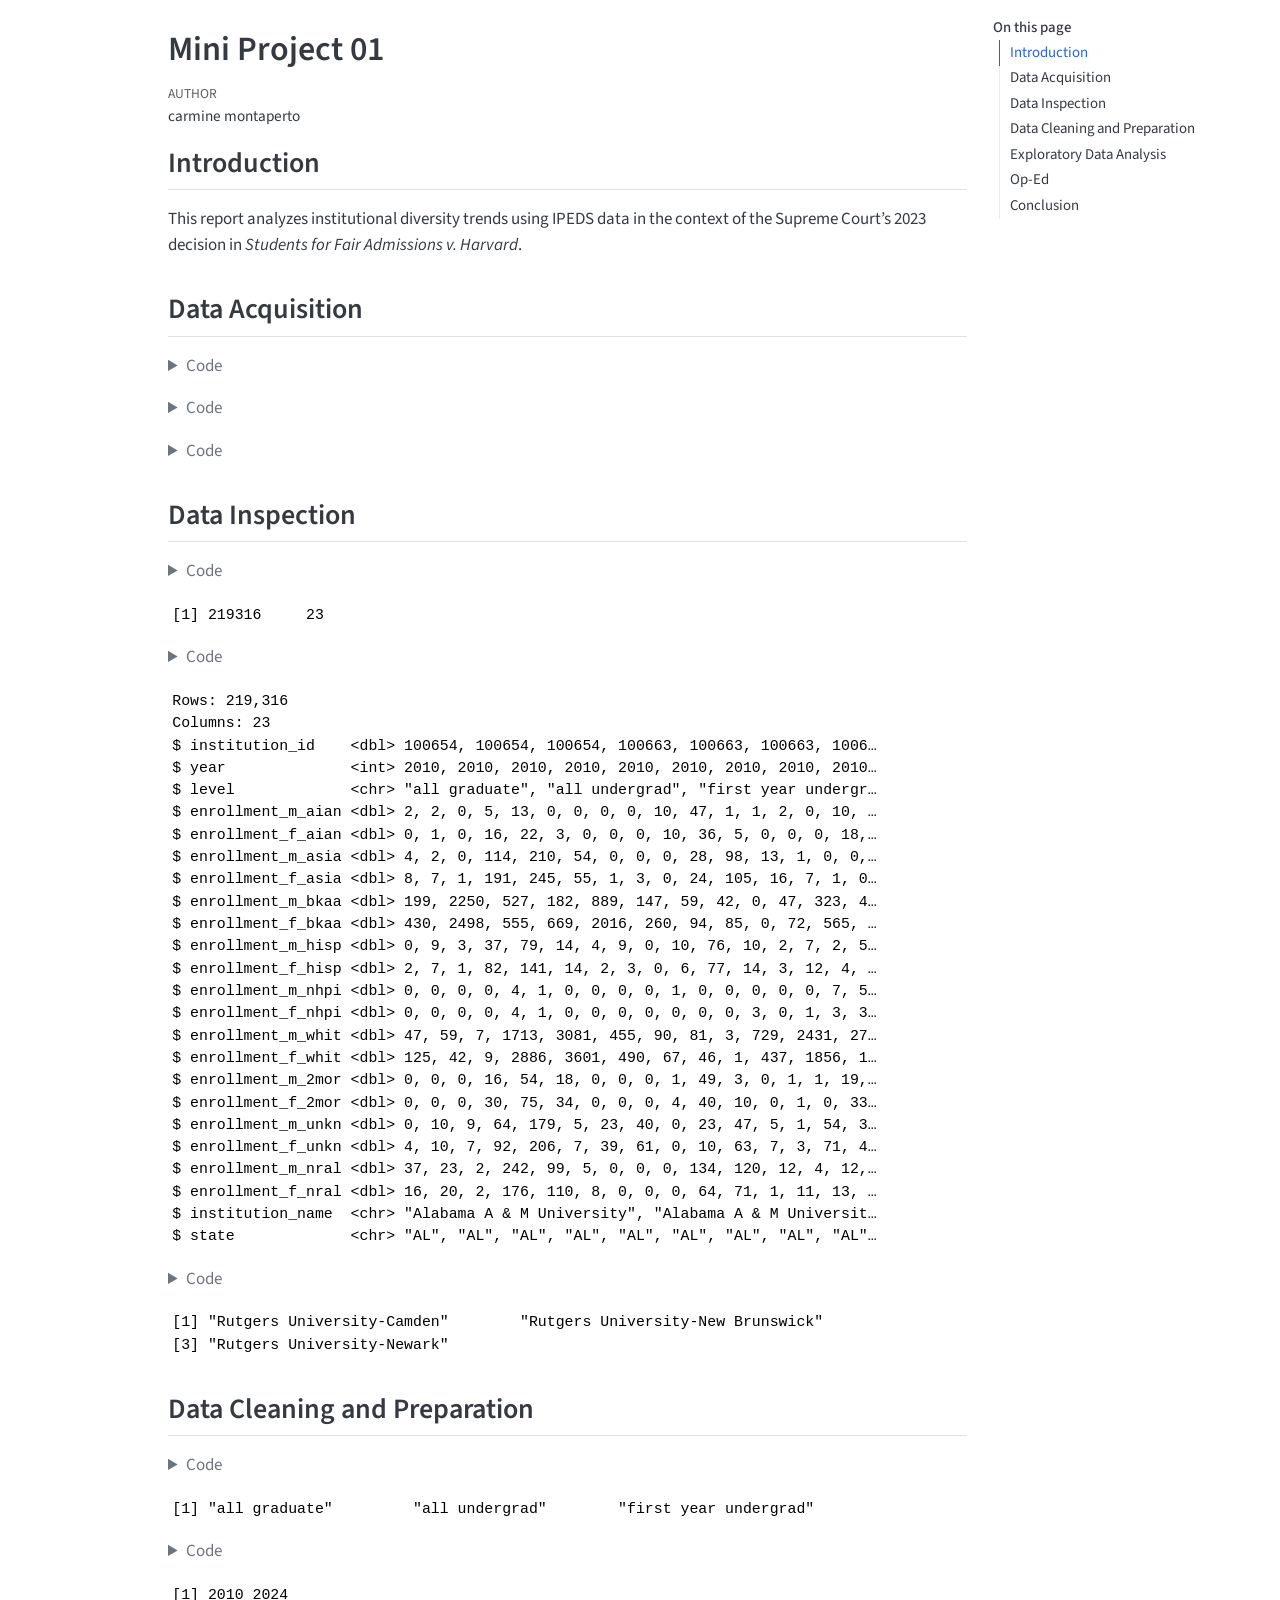
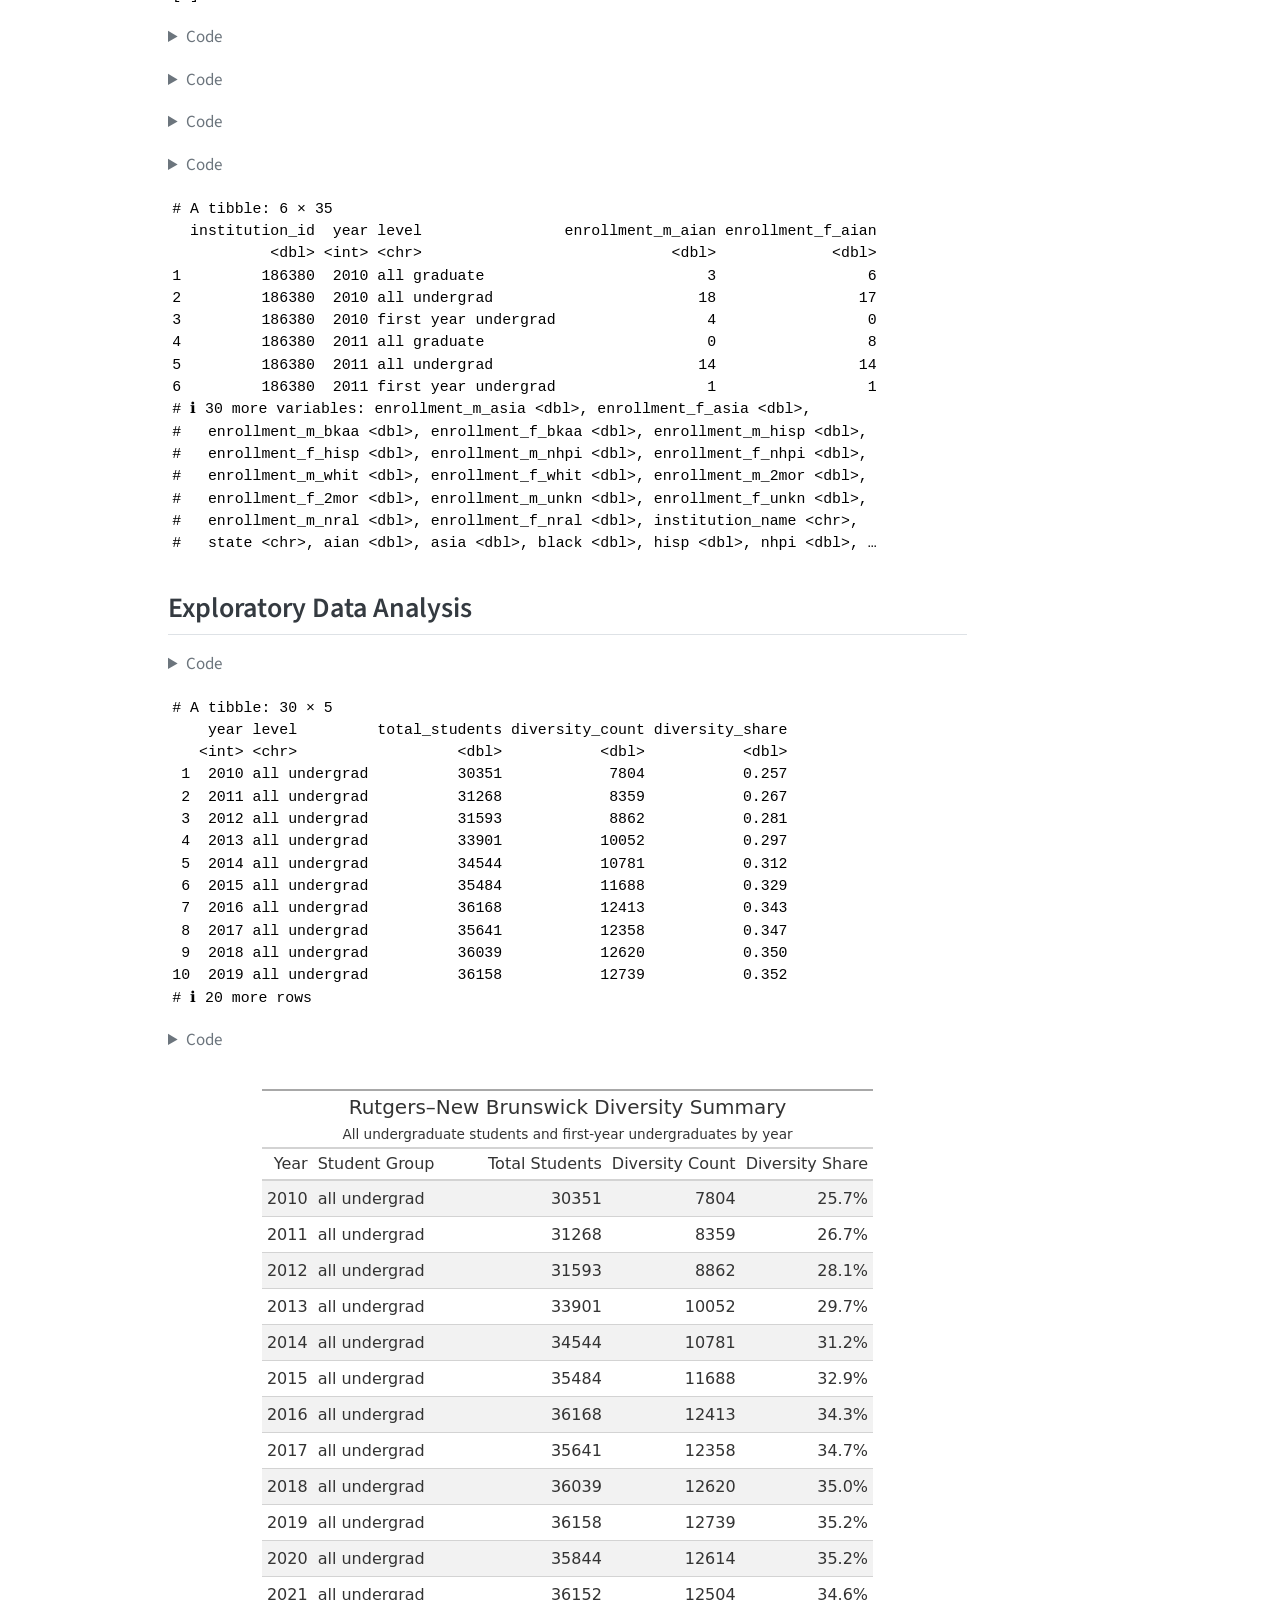
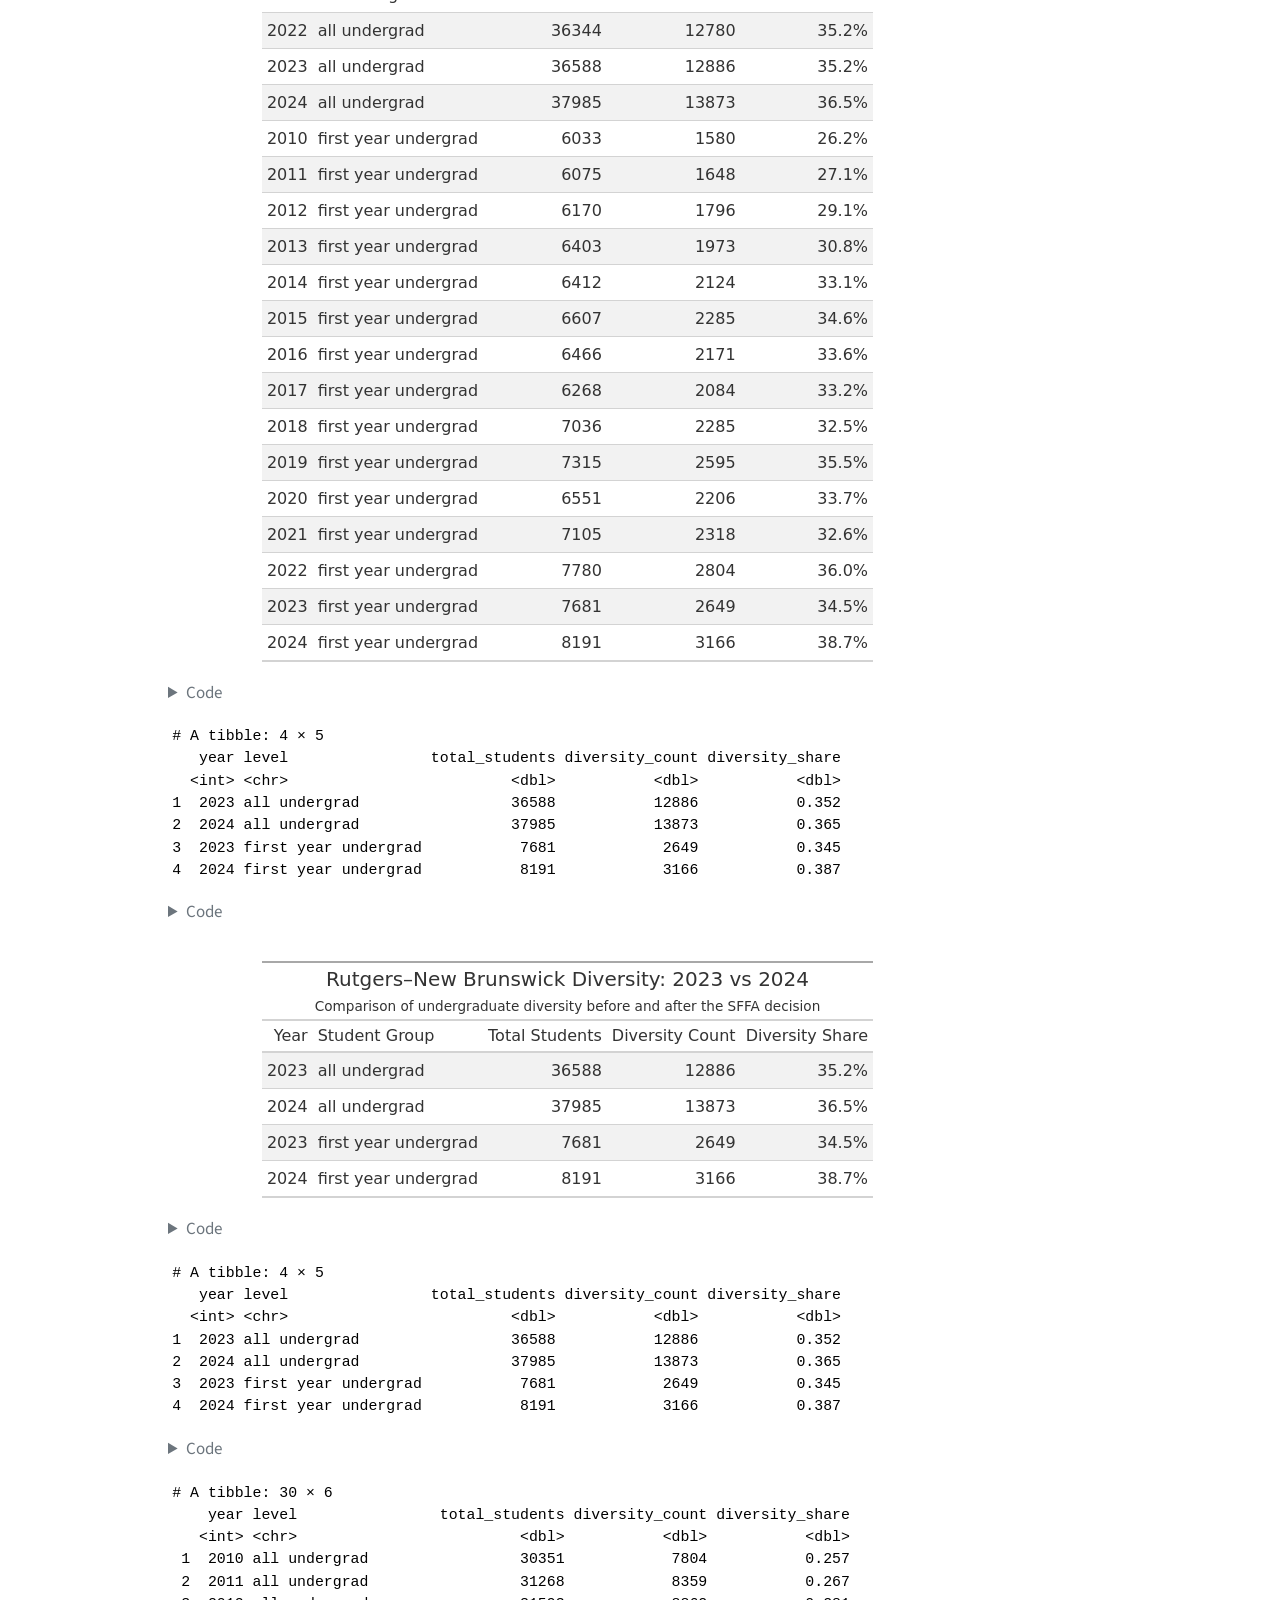
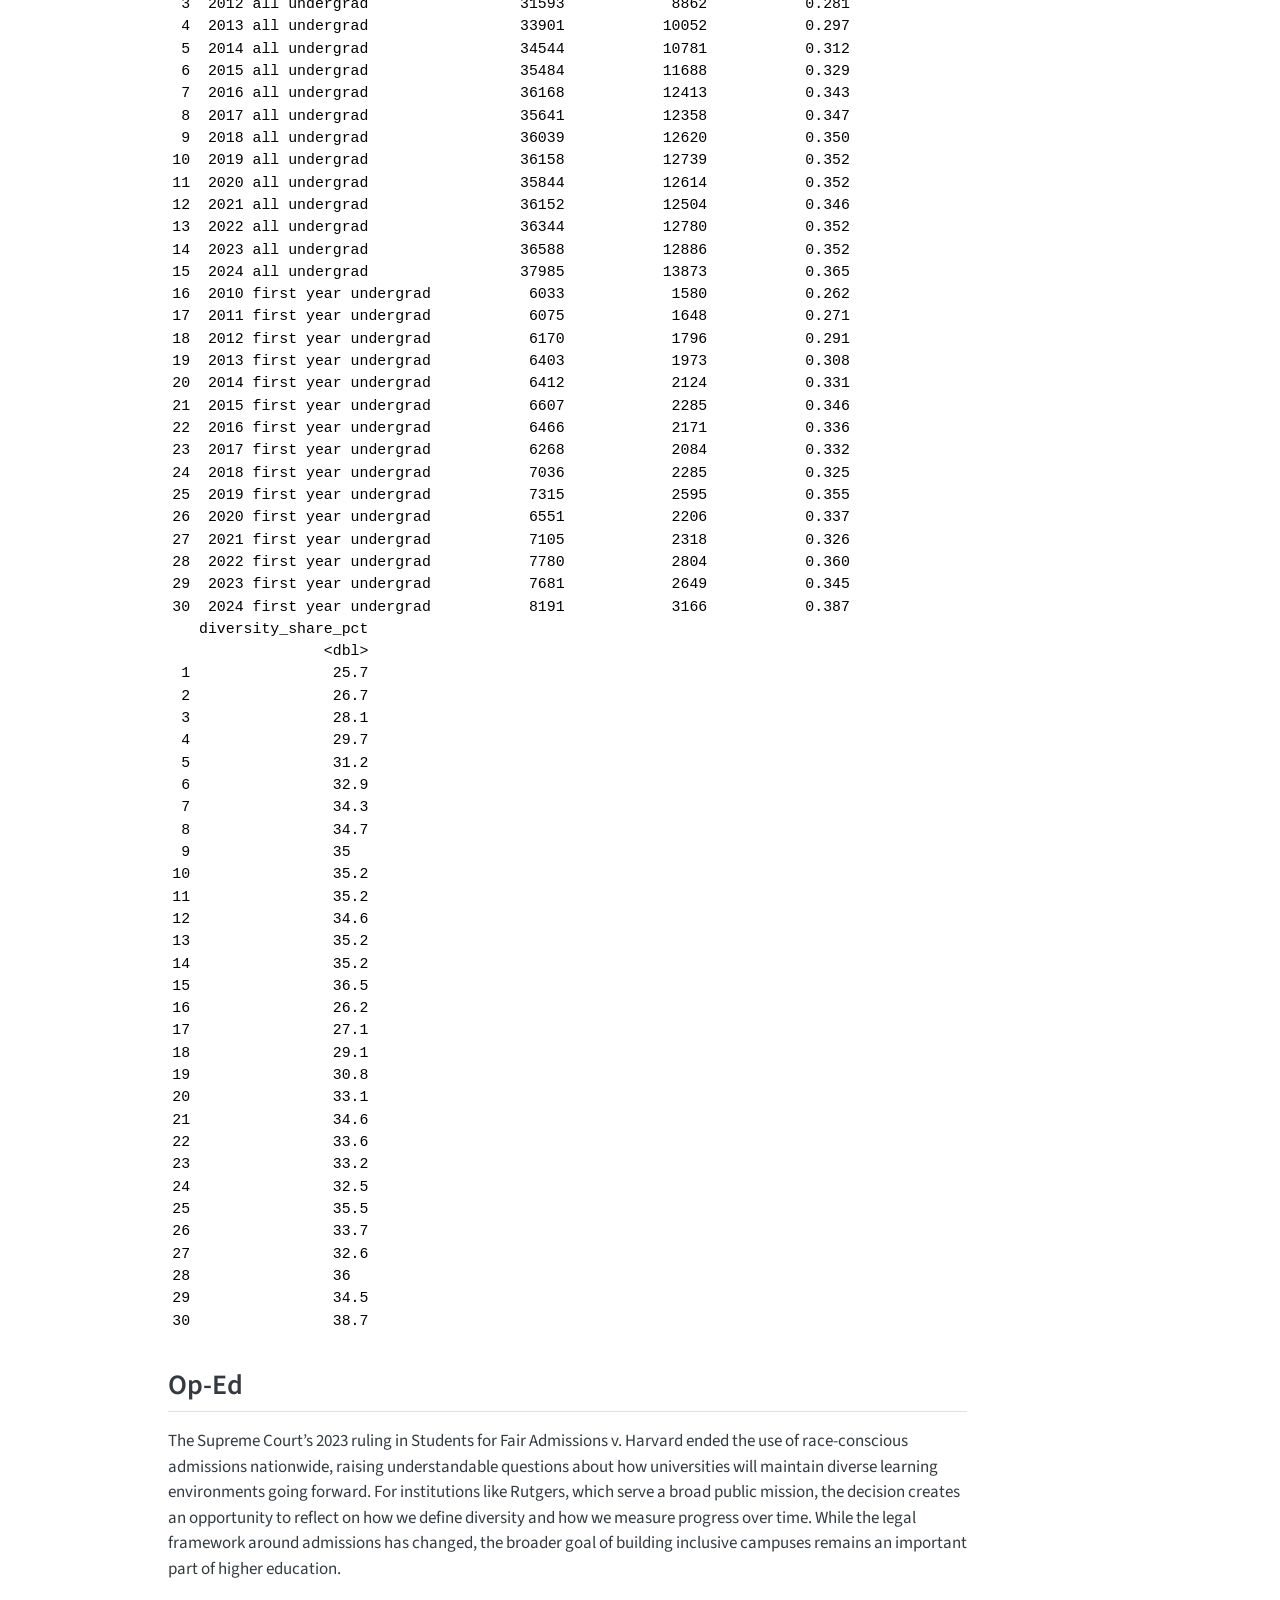
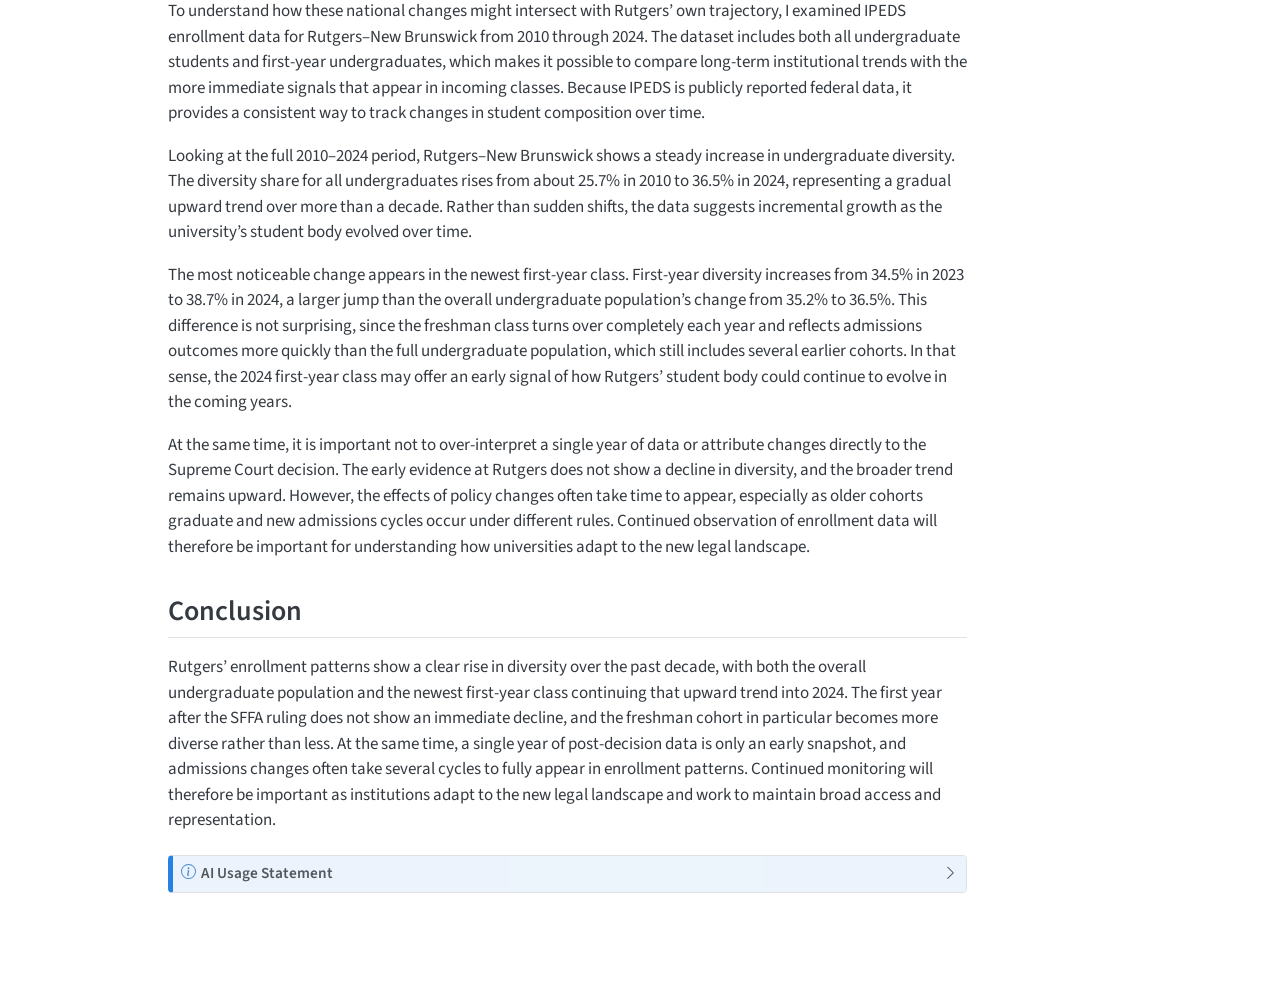
<file: docs/mp01.html>
<!DOCTYPE html>
<html xmlns="http://www.w3.org/1999/xhtml" lang="en" xml:lang="en"><head>

<meta charset="utf-8">
<meta name="generator" content="quarto-1.8.27">

<meta name="viewport" content="width=device-width, initial-scale=1.0, user-scalable=yes">

<meta name="author" content="Carmine Montaperto">

<title>Mini Project 01 – STA 9750</title>
<style>
code{white-space: pre-wrap;}
span.smallcaps{font-variant: small-caps;}
div.columns{display: flex; gap: min(4vw, 1.5em);}
div.column{flex: auto; overflow-x: auto;}
div.hanging-indent{margin-left: 1.5em; text-indent: -1.5em;}
ul.task-list{list-style: none;}
ul.task-list li input[type="checkbox"] {
  width: 0.8em;
  margin: 0 0.8em 0.2em -1em; /* quarto-specific, see https://github.com/quarto-dev/quarto-cli/issues/4556 */ 
  vertical-align: middle;
}
/* CSS for syntax highlighting */
html { -webkit-text-size-adjust: 100%; }
pre > code.sourceCode { white-space: pre; position: relative; }
pre > code.sourceCode > span { display: inline-block; line-height: 1.25; }
pre > code.sourceCode > span:empty { height: 1.2em; }
.sourceCode { overflow: visible; }
code.sourceCode > span { color: inherit; text-decoration: inherit; }
div.sourceCode { margin: 1em 0; }
pre.sourceCode { margin: 0; }
@media screen {
div.sourceCode { overflow: auto; }
}
@media print {
pre > code.sourceCode { white-space: pre-wrap; }
pre > code.sourceCode > span { text-indent: -5em; padding-left: 5em; }
}
pre.numberSource code
  { counter-reset: source-line 0; }
pre.numberSource code > span
  { position: relative; left: -4em; counter-increment: source-line; }
pre.numberSource code > span > a:first-child::before
  { content: counter(source-line);
    position: relative; left: -1em; text-align: right; vertical-align: baseline;
    border: none; display: inline-block;
    -webkit-touch-callout: none; -webkit-user-select: none;
    -khtml-user-select: none; -moz-user-select: none;
    -ms-user-select: none; user-select: none;
    padding: 0 4px; width: 4em;
  }
pre.numberSource { margin-left: 3em;  padding-left: 4px; }
div.sourceCode
  {   }
@media screen {
pre > code.sourceCode > span > a:first-child::before { text-decoration: underline; }
}
</style>


<script src="site_libs/quarto-nav/quarto-nav.js"></script>
<script src="site_libs/clipboard/clipboard.min.js"></script>
<script src="site_libs/quarto-search/autocomplete.umd.js"></script>
<script src="site_libs/quarto-search/fuse.min.js"></script>
<script src="site_libs/quarto-search/quarto-search.js"></script>
<meta name="quarto:offset" content="./">
<script src="site_libs/quarto-html/quarto.js" type="module"></script>
<script src="site_libs/quarto-html/tabsets/tabsets.js" type="module"></script>
<script src="site_libs/quarto-html/axe/axe-check.js" type="module"></script>
<script src="site_libs/quarto-html/popper.min.js"></script>
<script src="site_libs/quarto-html/tippy.umd.min.js"></script>
<script src="site_libs/quarto-html/anchor.min.js"></script>
<link href="site_libs/quarto-html/tippy.css" rel="stylesheet">
<link href="site_libs/quarto-html/quarto-syntax-highlighting-ed96de9b727972fe78a7b5d16c58bf87.css" rel="stylesheet" id="quarto-text-highlighting-styles">
<script src="site_libs/bootstrap/bootstrap.min.js"></script>
<link href="site_libs/bootstrap/bootstrap-icons.css" rel="stylesheet">
<link href="site_libs/bootstrap/bootstrap-e31584831b205ffbb2d98406f31c2a5b.min.css" rel="stylesheet" append-hash="true" id="quarto-bootstrap" data-mode="light">
<script id="quarto-search-options" type="application/json">{
  "location": "sidebar",
  "copy-button": false,
  "collapse-after": 3,
  "panel-placement": "start",
  "type": "textbox",
  "limit": 50,
  "keyboard-shortcut": [
    "f",
    "/",
    "s"
  ],
  "show-item-context": false,
  "language": {
    "search-no-results-text": "No results",
    "search-matching-documents-text": "matching documents",
    "search-copy-link-title": "Copy link to search",
    "search-hide-matches-text": "Hide additional matches",
    "search-more-match-text": "more match in this document",
    "search-more-matches-text": "more matches in this document",
    "search-clear-button-title": "Clear",
    "search-text-placeholder": "",
    "search-detached-cancel-button-title": "Cancel",
    "search-submit-button-title": "Submit",
    "search-label": "Search"
  }
}</script>


</head>

<body class="quarto-light">

<div id="quarto-search-results"></div>
<!-- content -->
<div id="quarto-content" class="quarto-container page-columns page-rows-contents page-layout-article">
<!-- sidebar -->
<!-- margin-sidebar -->
    <div id="quarto-margin-sidebar" class="sidebar margin-sidebar">
        <nav id="TOC" role="doc-toc" class="toc-active">
    <h2 id="toc-title">On this page</h2>
   
  <ul>
  <li><a href="#introduction" id="toc-introduction" class="nav-link active" data-scroll-target="#introduction">Introduction</a></li>
  <li><a href="#data-acquisition" id="toc-data-acquisition" class="nav-link" data-scroll-target="#data-acquisition">Data Acquisition</a></li>
  <li><a href="#data-inspection" id="toc-data-inspection" class="nav-link" data-scroll-target="#data-inspection">Data Inspection</a></li>
  <li><a href="#data-cleaning-and-preparation" id="toc-data-cleaning-and-preparation" class="nav-link" data-scroll-target="#data-cleaning-and-preparation">Data Cleaning and Preparation</a></li>
  <li><a href="#exploratory-data-analysis" id="toc-exploratory-data-analysis" class="nav-link" data-scroll-target="#exploratory-data-analysis">Exploratory Data Analysis</a></li>
  <li><a href="#op-ed" id="toc-op-ed" class="nav-link" data-scroll-target="#op-ed">Op-Ed</a></li>
  <li><a href="#conclusion" id="toc-conclusion" class="nav-link" data-scroll-target="#conclusion">Conclusion</a></li>
  </ul>
</nav>
    </div>
<!-- main -->
<main class="content" id="quarto-document-content">

<header id="title-block-header" class="quarto-title-block default">
<div class="quarto-title">
<h1 class="title">Mini Project 01</h1>
</div>



<div class="quarto-title-meta">

    <div>
    <div class="quarto-title-meta-heading">Author</div>
    <div class="quarto-title-meta-contents">
             <p>carmine montaperto </p>
          </div>
  </div>
    
  
    
  </div>
  


</header>


<section id="introduction" class="level2">
<h2 class="anchored" data-anchor-id="introduction">Introduction</h2>
<p>This report analyzes institutional diversity trends using IPEDS data in the context of the Supreme Court’s 2023 decision in <em>Students for Fair Admissions v. Harvard</em>.</p>
</section>
<section id="data-acquisition" class="level2">
<h2 class="anchored" data-anchor-id="data-acquisition">Data Acquisition</h2>
<div class="cell">
<details class="code-fold">
<summary>Code</summary>
<div class="code-copy-outer-scaffold"><div class="sourceCode cell-code" id="cb1"><pre class="sourceCode r code-with-copy"><code class="sourceCode r"><span id="cb1-1"><a href="#cb1-1" aria-hidden="true" tabindex="-1"></a><span class="fu">library</span>(tidyverse)</span>
<span id="cb1-2"><a href="#cb1-2" aria-hidden="true" tabindex="-1"></a><span class="fu">library</span>(gt)</span>
<span id="cb1-3"><a href="#cb1-3" aria-hidden="true" tabindex="-1"></a><span class="fu">library</span>(glue)</span>
<span id="cb1-4"><a href="#cb1-4" aria-hidden="true" tabindex="-1"></a></span>
<span id="cb1-5"><a href="#cb1-5" aria-hidden="true" tabindex="-1"></a><span class="fu">source</span>(<span class="st">"https://michael-weylandt.com/STA9750/load_helpers.R"</span>)</span></code></pre></div><button title="Copy to Clipboard" class="code-copy-button"><i class="bi"></i></button></div>
</details>
</div>
<div class="cell">
<details class="code-fold">
<summary>Code</summary>
<div class="code-copy-outer-scaffold"><div class="sourceCode cell-code" id="cb2"><pre class="sourceCode r code-with-copy"><code class="sourceCode r"><span id="cb2-1"><a href="#cb2-1" aria-hidden="true" tabindex="-1"></a>acquire_ipeds_data <span class="ot">&lt;-</span> <span class="cf">function</span>(<span class="at">start_year =</span> <span class="dv">2010</span>, <span class="at">end_year =</span> <span class="dv">2024</span>){</span>
<span id="cb2-2"><a href="#cb2-2" aria-hidden="true" tabindex="-1"></a>  <span class="fu">library</span>(tidyverse)</span>
<span id="cb2-3"><a href="#cb2-3" aria-hidden="true" tabindex="-1"></a>  <span class="fu">library</span>(glue)</span>
<span id="cb2-4"><a href="#cb2-4" aria-hidden="true" tabindex="-1"></a></span>
<span id="cb2-5"><a href="#cb2-5" aria-hidden="true" tabindex="-1"></a>  data_dir <span class="ot">&lt;-</span> <span class="fu">file.path</span>(<span class="st">"data"</span>, <span class="st">"mp01"</span>)</span>
<span id="cb2-6"><a href="#cb2-6" aria-hidden="true" tabindex="-1"></a></span>
<span id="cb2-7"><a href="#cb2-7" aria-hidden="true" tabindex="-1"></a>  <span class="cf">if</span>(<span class="sc">!</span><span class="fu">dir.exists</span>(data_dir)){</span>
<span id="cb2-8"><a href="#cb2-8" aria-hidden="true" tabindex="-1"></a>    <span class="fu">dir.create</span>(data_dir, <span class="at">showWarnings =</span> <span class="cn">FALSE</span>, <span class="at">recursive =</span> <span class="cn">TRUE</span>)</span>
<span id="cb2-9"><a href="#cb2-9" aria-hidden="true" tabindex="-1"></a>  }</span>
<span id="cb2-10"><a href="#cb2-10" aria-hidden="true" tabindex="-1"></a></span>
<span id="cb2-11"><a href="#cb2-11" aria-hidden="true" tabindex="-1"></a>  YEARS <span class="ot">&lt;-</span> <span class="fu">seq</span>(start_year, end_year)</span>
<span id="cb2-12"><a href="#cb2-12" aria-hidden="true" tabindex="-1"></a></span>
<span id="cb2-13"><a href="#cb2-13" aria-hidden="true" tabindex="-1"></a>  EFA_ALL <span class="ot">&lt;-</span> purrr<span class="sc">::</span><span class="fu">map</span>(YEARS, <span class="cf">function</span>(yy){</span>
<span id="cb2-14"><a href="#cb2-14" aria-hidden="true" tabindex="-1"></a>    <span class="cf">if</span>(yy <span class="sc">&lt;=</span> <span class="dv">2022</span>){</span>
<span id="cb2-15"><a href="#cb2-15" aria-hidden="true" tabindex="-1"></a>      ef_url <span class="ot">&lt;-</span> <span class="fu">glue</span>(<span class="st">"https://nces.ed.gov/ipeds/datacenter/data/EF{yy}A.zip"</span>)</span>
<span id="cb2-16"><a href="#cb2-16" aria-hidden="true" tabindex="-1"></a>    } <span class="cf">else</span> {</span>
<span id="cb2-17"><a href="#cb2-17" aria-hidden="true" tabindex="-1"></a>      ef_url <span class="ot">&lt;-</span> <span class="fu">glue</span>(<span class="st">"https://nces.ed.gov/ipeds/data-generator?year={yy}&amp;tableName=EF{yy}A&amp;HasRV=0&amp;type=csv"</span>)</span>
<span id="cb2-18"><a href="#cb2-18" aria-hidden="true" tabindex="-1"></a>    }</span>
<span id="cb2-19"><a href="#cb2-19" aria-hidden="true" tabindex="-1"></a></span>
<span id="cb2-20"><a href="#cb2-20" aria-hidden="true" tabindex="-1"></a>    ef_file <span class="ot">&lt;-</span> <span class="fu">file.path</span>(data_dir, <span class="fu">glue</span>(<span class="st">"ef{yy}a.csv.zip"</span>))</span>
<span id="cb2-21"><a href="#cb2-21" aria-hidden="true" tabindex="-1"></a></span>
<span id="cb2-22"><a href="#cb2-22" aria-hidden="true" tabindex="-1"></a>    <span class="cf">if</span>(<span class="sc">!</span><span class="fu">file.exists</span>(ef_file)){</span>
<span id="cb2-23"><a href="#cb2-23" aria-hidden="true" tabindex="-1"></a>      <span class="fu">message</span>(<span class="fu">glue</span>(<span class="st">"Downloading Enrollment Data for {yy} from {ef_url}"</span>))</span>
<span id="cb2-24"><a href="#cb2-24" aria-hidden="true" tabindex="-1"></a>      <span class="fu">download.file</span>(ef_url, <span class="at">destfile =</span> ef_file, <span class="at">quiet =</span> <span class="cn">TRUE</span>, <span class="at">mode =</span> <span class="st">"wb"</span>)</span>
<span id="cb2-25"><a href="#cb2-25" aria-hidden="true" tabindex="-1"></a>    }</span>
<span id="cb2-26"><a href="#cb2-26" aria-hidden="true" tabindex="-1"></a></span>
<span id="cb2-27"><a href="#cb2-27" aria-hidden="true" tabindex="-1"></a>    readr<span class="sc">::</span><span class="fu">read_csv</span>(</span>
<span id="cb2-28"><a href="#cb2-28" aria-hidden="true" tabindex="-1"></a>      ef_file,</span>
<span id="cb2-29"><a href="#cb2-29" aria-hidden="true" tabindex="-1"></a>      <span class="at">show_col_types =</span> <span class="cn">FALSE</span></span>
<span id="cb2-30"><a href="#cb2-30" aria-hidden="true" tabindex="-1"></a>    ) <span class="sc">|&gt;</span></span>
<span id="cb2-31"><a href="#cb2-31" aria-hidden="true" tabindex="-1"></a>      dplyr<span class="sc">::</span><span class="fu">mutate</span>(</span>
<span id="cb2-32"><a href="#cb2-32" aria-hidden="true" tabindex="-1"></a>        <span class="at">year =</span> yy,</span>
<span id="cb2-33"><a href="#cb2-33" aria-hidden="true" tabindex="-1"></a>        <span class="at">enrollment_m_aian =</span> EFAIANM,</span>
<span id="cb2-34"><a href="#cb2-34" aria-hidden="true" tabindex="-1"></a>        <span class="at">enrollment_f_aian =</span> EFAIANW,</span>
<span id="cb2-35"><a href="#cb2-35" aria-hidden="true" tabindex="-1"></a>        <span class="at">enrollment_m_asia =</span> EFASIAM,</span>
<span id="cb2-36"><a href="#cb2-36" aria-hidden="true" tabindex="-1"></a>        <span class="at">enrollment_f_asia =</span> EFASIAW,</span>
<span id="cb2-37"><a href="#cb2-37" aria-hidden="true" tabindex="-1"></a>        <span class="at">enrollment_m_bkaa =</span> EFBKAAM,</span>
<span id="cb2-38"><a href="#cb2-38" aria-hidden="true" tabindex="-1"></a>        <span class="at">enrollment_f_bkaa =</span> EFBKAAW,</span>
<span id="cb2-39"><a href="#cb2-39" aria-hidden="true" tabindex="-1"></a>        <span class="at">enrollment_m_hisp =</span> EFHISPM,</span>
<span id="cb2-40"><a href="#cb2-40" aria-hidden="true" tabindex="-1"></a>        <span class="at">enrollment_f_hisp =</span> EFHISPW,</span>
<span id="cb2-41"><a href="#cb2-41" aria-hidden="true" tabindex="-1"></a>        <span class="at">enrollment_m_nhpi =</span> EFNHPIM,</span>
<span id="cb2-42"><a href="#cb2-42" aria-hidden="true" tabindex="-1"></a>        <span class="at">enrollment_f_nhpi =</span> EFNHPIW,</span>
<span id="cb2-43"><a href="#cb2-43" aria-hidden="true" tabindex="-1"></a>        <span class="at">enrollment_m_whit =</span> EFWHITM,</span>
<span id="cb2-44"><a href="#cb2-44" aria-hidden="true" tabindex="-1"></a>        <span class="at">enrollment_f_whit =</span> EFWHITW,</span>
<span id="cb2-45"><a href="#cb2-45" aria-hidden="true" tabindex="-1"></a>        <span class="at">enrollment_m_2mor =</span> EF2MORM,</span>
<span id="cb2-46"><a href="#cb2-46" aria-hidden="true" tabindex="-1"></a>        <span class="at">enrollment_f_2mor =</span> EF2MORW,</span>
<span id="cb2-47"><a href="#cb2-47" aria-hidden="true" tabindex="-1"></a>        <span class="at">enrollment_m_unkn =</span> EFUNKNM,</span>
<span id="cb2-48"><a href="#cb2-48" aria-hidden="true" tabindex="-1"></a>        <span class="at">enrollment_f_unkn =</span> EFUNKNW,</span>
<span id="cb2-49"><a href="#cb2-49" aria-hidden="true" tabindex="-1"></a>        <span class="at">enrollment_m_nral =</span> EFNRALM,</span>
<span id="cb2-50"><a href="#cb2-50" aria-hidden="true" tabindex="-1"></a>        <span class="at">enrollment_f_nral =</span> EFNRALW</span>
<span id="cb2-51"><a href="#cb2-51" aria-hidden="true" tabindex="-1"></a>      ) <span class="sc">|&gt;</span></span>
<span id="cb2-52"><a href="#cb2-52" aria-hidden="true" tabindex="-1"></a>      dplyr<span class="sc">::</span><span class="fu">filter</span>(</span>
<span id="cb2-53"><a href="#cb2-53" aria-hidden="true" tabindex="-1"></a>        (EFALEVEL <span class="sc">%in%</span> <span class="fu">c</span>(<span class="dv">2</span>, <span class="dv">12</span>)) <span class="sc">|</span> (LINE <span class="sc">%in%</span> <span class="fu">c</span>(<span class="dv">1</span>, <span class="dv">15</span>))</span>
<span id="cb2-54"><a href="#cb2-54" aria-hidden="true" tabindex="-1"></a>      ) <span class="sc">|&gt;</span></span>
<span id="cb2-55"><a href="#cb2-55" aria-hidden="true" tabindex="-1"></a>      dplyr<span class="sc">::</span><span class="fu">mutate</span>(</span>
<span id="cb2-56"><a href="#cb2-56" aria-hidden="true" tabindex="-1"></a>        <span class="at">level =</span> dplyr<span class="sc">::</span><span class="fu">case_when</span>(</span>
<span id="cb2-57"><a href="#cb2-57" aria-hidden="true" tabindex="-1"></a>          EFALEVEL <span class="sc">==</span> <span class="dv">2</span> <span class="sc">~</span> <span class="st">"all undergrad"</span>,</span>
<span id="cb2-58"><a href="#cb2-58" aria-hidden="true" tabindex="-1"></a>          EFALEVEL <span class="sc">==</span> <span class="dv">12</span> <span class="sc">~</span> <span class="st">"all graduate"</span>,</span>
<span id="cb2-59"><a href="#cb2-59" aria-hidden="true" tabindex="-1"></a>          LINE <span class="sc">%in%</span> <span class="fu">c</span>(<span class="dv">1</span>, <span class="dv">15</span>) <span class="sc">~</span> <span class="st">"first year undergrad"</span></span>
<span id="cb2-60"><a href="#cb2-60" aria-hidden="true" tabindex="-1"></a>        )</span>
<span id="cb2-61"><a href="#cb2-61" aria-hidden="true" tabindex="-1"></a>      ) <span class="sc">|&gt;</span></span>
<span id="cb2-62"><a href="#cb2-62" aria-hidden="true" tabindex="-1"></a>      dplyr<span class="sc">::</span><span class="fu">select</span>(</span>
<span id="cb2-63"><a href="#cb2-63" aria-hidden="true" tabindex="-1"></a>        <span class="at">institution_id =</span> UNITID,</span>
<span id="cb2-64"><a href="#cb2-64" aria-hidden="true" tabindex="-1"></a>        year,</span>
<span id="cb2-65"><a href="#cb2-65" aria-hidden="true" tabindex="-1"></a>        level,</span>
<span id="cb2-66"><a href="#cb2-66" aria-hidden="true" tabindex="-1"></a>        dplyr<span class="sc">::</span><span class="fu">starts_with</span>(<span class="st">"enrollment_"</span>)</span>
<span id="cb2-67"><a href="#cb2-67" aria-hidden="true" tabindex="-1"></a>      ) <span class="sc">|&gt;</span></span>
<span id="cb2-68"><a href="#cb2-68" aria-hidden="true" tabindex="-1"></a>      dplyr<span class="sc">::</span><span class="fu">group_by</span>(institution_id, year, level) <span class="sc">|&gt;</span></span>
<span id="cb2-69"><a href="#cb2-69" aria-hidden="true" tabindex="-1"></a>      dplyr<span class="sc">::</span><span class="fu">summarize</span>(</span>
<span id="cb2-70"><a href="#cb2-70" aria-hidden="true" tabindex="-1"></a>        dplyr<span class="sc">::</span><span class="fu">across</span>(dplyr<span class="sc">::</span><span class="fu">starts_with</span>(<span class="st">"enrollment_"</span>), sum),</span>
<span id="cb2-71"><a href="#cb2-71" aria-hidden="true" tabindex="-1"></a>        <span class="at">.groups =</span> <span class="st">"drop"</span></span>
<span id="cb2-72"><a href="#cb2-72" aria-hidden="true" tabindex="-1"></a>      )</span>
<span id="cb2-73"><a href="#cb2-73" aria-hidden="true" tabindex="-1"></a>  }) <span class="sc">|&gt;</span></span>
<span id="cb2-74"><a href="#cb2-74" aria-hidden="true" tabindex="-1"></a>    dplyr<span class="sc">::</span><span class="fu">bind_rows</span>()</span>
<span id="cb2-75"><a href="#cb2-75" aria-hidden="true" tabindex="-1"></a></span>
<span id="cb2-76"><a href="#cb2-76" aria-hidden="true" tabindex="-1"></a>  DESC_ALL <span class="ot">&lt;-</span> purrr<span class="sc">::</span><span class="fu">map</span>(YEARS, <span class="cf">function</span>(yy){</span>
<span id="cb2-77"><a href="#cb2-77" aria-hidden="true" tabindex="-1"></a>    <span class="cf">if</span>(yy <span class="sc">&lt;=</span> <span class="dv">2022</span>){</span>
<span id="cb2-78"><a href="#cb2-78" aria-hidden="true" tabindex="-1"></a>      hd_url <span class="ot">&lt;-</span> <span class="fu">glue</span>(<span class="st">"https://nces.ed.gov/ipeds/datacenter/data/HD{yy}.zip"</span>)</span>
<span id="cb2-79"><a href="#cb2-79" aria-hidden="true" tabindex="-1"></a>    } <span class="cf">else</span> {</span>
<span id="cb2-80"><a href="#cb2-80" aria-hidden="true" tabindex="-1"></a>      hd_url <span class="ot">&lt;-</span> <span class="fu">glue</span>(<span class="st">"https://nces.ed.gov/ipeds/data-generator?year={yy}&amp;tableName=HD{yy}&amp;HasRV=0&amp;type=csv"</span>)</span>
<span id="cb2-81"><a href="#cb2-81" aria-hidden="true" tabindex="-1"></a>    }</span>
<span id="cb2-82"><a href="#cb2-82" aria-hidden="true" tabindex="-1"></a></span>
<span id="cb2-83"><a href="#cb2-83" aria-hidden="true" tabindex="-1"></a>    hd_file <span class="ot">&lt;-</span> <span class="fu">file.path</span>(data_dir, <span class="fu">glue</span>(<span class="st">"hd{yy}.csv.zip"</span>))</span>
<span id="cb2-84"><a href="#cb2-84" aria-hidden="true" tabindex="-1"></a></span>
<span id="cb2-85"><a href="#cb2-85" aria-hidden="true" tabindex="-1"></a>    <span class="cf">if</span>(<span class="sc">!</span><span class="fu">file.exists</span>(hd_file)){</span>
<span id="cb2-86"><a href="#cb2-86" aria-hidden="true" tabindex="-1"></a>      <span class="fu">message</span>(<span class="fu">glue</span>(<span class="st">"Downloading Institutional Descriptions for {yy} from {hd_url}"</span>))</span>
<span id="cb2-87"><a href="#cb2-87" aria-hidden="true" tabindex="-1"></a>      <span class="fu">download.file</span>(hd_url, <span class="at">destfile =</span> hd_file, <span class="at">quiet =</span> <span class="cn">TRUE</span>, <span class="at">mode =</span> <span class="st">"wb"</span>)</span>
<span id="cb2-88"><a href="#cb2-88" aria-hidden="true" tabindex="-1"></a>    }</span>
<span id="cb2-89"><a href="#cb2-89" aria-hidden="true" tabindex="-1"></a></span>
<span id="cb2-90"><a href="#cb2-90" aria-hidden="true" tabindex="-1"></a>    <span class="fu">suppressWarnings</span>(</span>
<span id="cb2-91"><a href="#cb2-91" aria-hidden="true" tabindex="-1"></a>      readr<span class="sc">::</span><span class="fu">read_csv</span>(</span>
<span id="cb2-92"><a href="#cb2-92" aria-hidden="true" tabindex="-1"></a>        hd_file,</span>
<span id="cb2-93"><a href="#cb2-93" aria-hidden="true" tabindex="-1"></a>        <span class="at">show_col_types =</span> <span class="cn">FALSE</span>,</span>
<span id="cb2-94"><a href="#cb2-94" aria-hidden="true" tabindex="-1"></a>        <span class="at">locale =</span> readr<span class="sc">::</span><span class="fu">locale</span>(</span>
<span id="cb2-95"><a href="#cb2-95" aria-hidden="true" tabindex="-1"></a>          <span class="at">encoding =</span> dplyr<span class="sc">::</span><span class="fu">if_else</span>(yy <span class="sc">==</span> <span class="dv">2024</span>, <span class="st">"utf-8"</span>, <span class="st">"windows-1252"</span>)</span>
<span id="cb2-96"><a href="#cb2-96" aria-hidden="true" tabindex="-1"></a>        )</span>
<span id="cb2-97"><a href="#cb2-97" aria-hidden="true" tabindex="-1"></a>      ) <span class="sc">|&gt;</span></span>
<span id="cb2-98"><a href="#cb2-98" aria-hidden="true" tabindex="-1"></a>        dplyr<span class="sc">::</span><span class="fu">mutate</span>(</span>
<span id="cb2-99"><a href="#cb2-99" aria-hidden="true" tabindex="-1"></a>          <span class="at">year =</span> yy,</span>
<span id="cb2-100"><a href="#cb2-100" aria-hidden="true" tabindex="-1"></a>          <span class="at">INSTNM =</span> INSTNM</span>
<span id="cb2-101"><a href="#cb2-101" aria-hidden="true" tabindex="-1"></a>        ) <span class="sc">|&gt;</span></span>
<span id="cb2-102"><a href="#cb2-102" aria-hidden="true" tabindex="-1"></a>        dplyr<span class="sc">::</span><span class="fu">select</span>(</span>
<span id="cb2-103"><a href="#cb2-103" aria-hidden="true" tabindex="-1"></a>          <span class="at">institution_id =</span> UNITID,</span>
<span id="cb2-104"><a href="#cb2-104" aria-hidden="true" tabindex="-1"></a>          <span class="at">institution_name =</span> INSTNM,</span>
<span id="cb2-105"><a href="#cb2-105" aria-hidden="true" tabindex="-1"></a>          <span class="at">state =</span> STABBR,</span>
<span id="cb2-106"><a href="#cb2-106" aria-hidden="true" tabindex="-1"></a>          year</span>
<span id="cb2-107"><a href="#cb2-107" aria-hidden="true" tabindex="-1"></a>        )</span>
<span id="cb2-108"><a href="#cb2-108" aria-hidden="true" tabindex="-1"></a>    )</span>
<span id="cb2-109"><a href="#cb2-109" aria-hidden="true" tabindex="-1"></a>  }) <span class="sc">|&gt;</span></span>
<span id="cb2-110"><a href="#cb2-110" aria-hidden="true" tabindex="-1"></a>    dplyr<span class="sc">::</span><span class="fu">bind_rows</span>()</span>
<span id="cb2-111"><a href="#cb2-111" aria-hidden="true" tabindex="-1"></a></span>
<span id="cb2-112"><a href="#cb2-112" aria-hidden="true" tabindex="-1"></a>  dplyr<span class="sc">::</span><span class="fu">inner_join</span>(</span>
<span id="cb2-113"><a href="#cb2-113" aria-hidden="true" tabindex="-1"></a>    EFA_ALL,</span>
<span id="cb2-114"><a href="#cb2-114" aria-hidden="true" tabindex="-1"></a>    DESC_ALL,</span>
<span id="cb2-115"><a href="#cb2-115" aria-hidden="true" tabindex="-1"></a>    dplyr<span class="sc">::</span><span class="fu">join_by</span>(institution_id <span class="sc">==</span> institution_id, year <span class="sc">==</span> year)</span>
<span id="cb2-116"><a href="#cb2-116" aria-hidden="true" tabindex="-1"></a>  )</span>
<span id="cb2-117"><a href="#cb2-117" aria-hidden="true" tabindex="-1"></a>}</span></code></pre></div><button title="Copy to Clipboard" class="code-copy-button"><i class="bi"></i></button></div>
</details>
</div>
<div class="cell">
<details class="code-fold">
<summary>Code</summary>
<div class="code-copy-outer-scaffold"><div class="sourceCode cell-code" id="cb3"><pre class="sourceCode r code-with-copy"><code class="sourceCode r"><span id="cb3-1"><a href="#cb3-1" aria-hidden="true" tabindex="-1"></a>IPEDS <span class="ot">&lt;-</span> <span class="fu">acquire_ipeds_data</span>()</span></code></pre></div><button title="Copy to Clipboard" class="code-copy-button"><i class="bi"></i></button></div>
</details>
</div>
</section>
<section id="data-inspection" class="level2">
<h2 class="anchored" data-anchor-id="data-inspection">Data Inspection</h2>
<div class="cell">
<details class="code-fold">
<summary>Code</summary>
<div class="code-copy-outer-scaffold"><div class="sourceCode cell-code" id="cb4"><pre class="sourceCode r code-with-copy"><code class="sourceCode r"><span id="cb4-1"><a href="#cb4-1" aria-hidden="true" tabindex="-1"></a><span class="fu">dim</span>(IPEDS)</span></code></pre></div><button title="Copy to Clipboard" class="code-copy-button"><i class="bi"></i></button></div>
</details>
<div class="cell-output cell-output-stdout">
<pre><code>[1] 219316     23</code></pre>
</div>
<details class="code-fold">
<summary>Code</summary>
<div class="code-copy-outer-scaffold"><div class="sourceCode cell-code" id="cb6"><pre class="sourceCode r code-with-copy"><code class="sourceCode r"><span id="cb6-1"><a href="#cb6-1" aria-hidden="true" tabindex="-1"></a><span class="fu">glimpse</span>(IPEDS)</span></code></pre></div><button title="Copy to Clipboard" class="code-copy-button"><i class="bi"></i></button></div>
</details>
<div class="cell-output cell-output-stdout">
<pre><code>Rows: 219,316
Columns: 23
$ institution_id    &lt;dbl&gt; 100654, 100654, 100654, 100663, 100663, 100663, 1006…
$ year              &lt;int&gt; 2010, 2010, 2010, 2010, 2010, 2010, 2010, 2010, 2010…
$ level             &lt;chr&gt; "all graduate", "all undergrad", "first year undergr…
$ enrollment_m_aian &lt;dbl&gt; 2, 2, 0, 5, 13, 0, 0, 0, 0, 10, 47, 1, 1, 2, 0, 10, …
$ enrollment_f_aian &lt;dbl&gt; 0, 1, 0, 16, 22, 3, 0, 0, 0, 10, 36, 5, 0, 0, 0, 18,…
$ enrollment_m_asia &lt;dbl&gt; 4, 2, 0, 114, 210, 54, 0, 0, 0, 28, 98, 13, 1, 0, 0,…
$ enrollment_f_asia &lt;dbl&gt; 8, 7, 1, 191, 245, 55, 1, 3, 0, 24, 105, 16, 7, 1, 0…
$ enrollment_m_bkaa &lt;dbl&gt; 199, 2250, 527, 182, 889, 147, 59, 42, 0, 47, 323, 4…
$ enrollment_f_bkaa &lt;dbl&gt; 430, 2498, 555, 669, 2016, 260, 94, 85, 0, 72, 565, …
$ enrollment_m_hisp &lt;dbl&gt; 0, 9, 3, 37, 79, 14, 4, 9, 0, 10, 76, 10, 2, 7, 2, 5…
$ enrollment_f_hisp &lt;dbl&gt; 2, 7, 1, 82, 141, 14, 2, 3, 0, 6, 77, 14, 3, 12, 4, …
$ enrollment_m_nhpi &lt;dbl&gt; 0, 0, 0, 0, 4, 1, 0, 0, 0, 0, 1, 0, 0, 0, 0, 0, 7, 5…
$ enrollment_f_nhpi &lt;dbl&gt; 0, 0, 0, 0, 4, 1, 0, 0, 0, 0, 0, 0, 0, 3, 0, 1, 3, 3…
$ enrollment_m_whit &lt;dbl&gt; 47, 59, 7, 1713, 3081, 455, 90, 81, 3, 729, 2431, 27…
$ enrollment_f_whit &lt;dbl&gt; 125, 42, 9, 2886, 3601, 490, 67, 46, 1, 437, 1856, 1…
$ enrollment_m_2mor &lt;dbl&gt; 0, 0, 0, 16, 54, 18, 0, 0, 0, 1, 49, 3, 0, 1, 1, 19,…
$ enrollment_f_2mor &lt;dbl&gt; 0, 0, 0, 30, 75, 34, 0, 0, 0, 4, 40, 10, 0, 1, 0, 33…
$ enrollment_m_unkn &lt;dbl&gt; 0, 10, 9, 64, 179, 5, 23, 40, 0, 23, 47, 5, 1, 54, 3…
$ enrollment_f_unkn &lt;dbl&gt; 4, 10, 7, 92, 206, 7, 39, 61, 0, 10, 63, 7, 3, 71, 4…
$ enrollment_m_nral &lt;dbl&gt; 37, 23, 2, 242, 99, 5, 0, 0, 0, 134, 120, 12, 4, 12,…
$ enrollment_f_nral &lt;dbl&gt; 16, 20, 2, 176, 110, 8, 0, 0, 0, 64, 71, 1, 11, 13, …
$ institution_name  &lt;chr&gt; "Alabama A &amp; M University", "Alabama A &amp; M Universit…
$ state             &lt;chr&gt; "AL", "AL", "AL", "AL", "AL", "AL", "AL", "AL", "AL"…</code></pre>
</div>
<details class="code-fold">
<summary>Code</summary>
<div class="code-copy-outer-scaffold"><div class="sourceCode cell-code" id="cb8"><pre class="sourceCode r code-with-copy"><code class="sourceCode r"><span id="cb8-1"><a href="#cb8-1" aria-hidden="true" tabindex="-1"></a><span class="fu">unique</span>(IPEDS<span class="sc">$</span>institution_name) <span class="sc">|&gt;</span> </span>
<span id="cb8-2"><a href="#cb8-2" aria-hidden="true" tabindex="-1"></a>  stringr<span class="sc">::</span><span class="fu">str_subset</span>(<span class="st">"Rutgers"</span>)</span></code></pre></div><button title="Copy to Clipboard" class="code-copy-button"><i class="bi"></i></button></div>
</details>
<div class="cell-output cell-output-stdout">
<pre><code>[1] "Rutgers University-Camden"        "Rutgers University-New Brunswick"
[3] "Rutgers University-Newark"       </code></pre>
</div>
</div>
</section>
<section id="data-cleaning-and-preparation" class="level2">
<h2 class="anchored" data-anchor-id="data-cleaning-and-preparation">Data Cleaning and Preparation</h2>
<div class="cell">
<details class="code-fold">
<summary>Code</summary>
<div class="code-copy-outer-scaffold"><div class="sourceCode cell-code" id="cb10"><pre class="sourceCode r code-with-copy"><code class="sourceCode r"><span id="cb10-1"><a href="#cb10-1" aria-hidden="true" tabindex="-1"></a>rutgers <span class="ot">&lt;-</span> IPEDS <span class="sc">|&gt;</span> </span>
<span id="cb10-2"><a href="#cb10-2" aria-hidden="true" tabindex="-1"></a>  dplyr<span class="sc">::</span><span class="fu">filter</span>(institution_name <span class="sc">==</span> <span class="st">"Rutgers University-New Brunswick"</span>)</span>
<span id="cb10-3"><a href="#cb10-3" aria-hidden="true" tabindex="-1"></a></span>
<span id="cb10-4"><a href="#cb10-4" aria-hidden="true" tabindex="-1"></a><span class="fu">unique</span>(rutgers<span class="sc">$</span>level)</span></code></pre></div><button title="Copy to Clipboard" class="code-copy-button"><i class="bi"></i></button></div>
</details>
<div class="cell-output cell-output-stdout">
<pre><code>[1] "all graduate"         "all undergrad"        "first year undergrad"</code></pre>
</div>
<details class="code-fold">
<summary>Code</summary>
<div class="code-copy-outer-scaffold"><div class="sourceCode cell-code" id="cb12"><pre class="sourceCode r code-with-copy"><code class="sourceCode r"><span id="cb12-1"><a href="#cb12-1" aria-hidden="true" tabindex="-1"></a><span class="fu">range</span>(rutgers<span class="sc">$</span>year)</span></code></pre></div><button title="Copy to Clipboard" class="code-copy-button"><i class="bi"></i></button></div>
</details>
<div class="cell-output cell-output-stdout">
<pre><code>[1] 2010 2024</code></pre>
</div>
</div>
<div class="cell">
<details class="code-fold">
<summary>Code</summary>
<div class="code-copy-outer-scaffold"><div class="sourceCode cell-code" id="cb14"><pre class="sourceCode r code-with-copy"><code class="sourceCode r"><span id="cb14-1"><a href="#cb14-1" aria-hidden="true" tabindex="-1"></a>rutgers_clean <span class="ot">&lt;-</span> rutgers <span class="sc">|&gt;</span></span>
<span id="cb14-2"><a href="#cb14-2" aria-hidden="true" tabindex="-1"></a>  dplyr<span class="sc">::</span><span class="fu">mutate</span>(</span>
<span id="cb14-3"><a href="#cb14-3" aria-hidden="true" tabindex="-1"></a>    <span class="at">aian =</span> enrollment_m_aian <span class="sc">+</span> enrollment_f_aian,</span>
<span id="cb14-4"><a href="#cb14-4" aria-hidden="true" tabindex="-1"></a>    <span class="at">asia =</span> enrollment_m_asia <span class="sc">+</span> enrollment_f_asia,</span>
<span id="cb14-5"><a href="#cb14-5" aria-hidden="true" tabindex="-1"></a>    <span class="at">black =</span> enrollment_m_bkaa <span class="sc">+</span> enrollment_f_bkaa,</span>
<span id="cb14-6"><a href="#cb14-6" aria-hidden="true" tabindex="-1"></a>    <span class="at">hisp =</span> enrollment_m_hisp <span class="sc">+</span> enrollment_f_hisp,</span>
<span id="cb14-7"><a href="#cb14-7" aria-hidden="true" tabindex="-1"></a>    <span class="at">nhpi =</span> enrollment_m_nhpi <span class="sc">+</span> enrollment_f_nhpi,</span>
<span id="cb14-8"><a href="#cb14-8" aria-hidden="true" tabindex="-1"></a>    <span class="at">white =</span> enrollment_m_whit <span class="sc">+</span> enrollment_f_whit,</span>
<span id="cb14-9"><a href="#cb14-9" aria-hidden="true" tabindex="-1"></a>    <span class="at">twopl =</span> enrollment_m_2mor <span class="sc">+</span> enrollment_f_2mor,</span>
<span id="cb14-10"><a href="#cb14-10" aria-hidden="true" tabindex="-1"></a>    <span class="at">unknown =</span> enrollment_m_unkn <span class="sc">+</span> enrollment_f_unkn,</span>
<span id="cb14-11"><a href="#cb14-11" aria-hidden="true" tabindex="-1"></a>    <span class="at">nonresident =</span> enrollment_m_nral <span class="sc">+</span> enrollment_f_nral</span>
<span id="cb14-12"><a href="#cb14-12" aria-hidden="true" tabindex="-1"></a>  )</span></code></pre></div><button title="Copy to Clipboard" class="code-copy-button"><i class="bi"></i></button></div>
</details>
</div>
<div class="cell">
<details class="code-fold">
<summary>Code</summary>
<div class="code-copy-outer-scaffold"><div class="sourceCode cell-code" id="cb15"><pre class="sourceCode r code-with-copy"><code class="sourceCode r"><span id="cb15-1"><a href="#cb15-1" aria-hidden="true" tabindex="-1"></a>rutgers_clean <span class="ot">&lt;-</span> rutgers_clean <span class="sc">|&gt;</span></span>
<span id="cb15-2"><a href="#cb15-2" aria-hidden="true" tabindex="-1"></a>  dplyr<span class="sc">::</span><span class="fu">mutate</span>(</span>
<span id="cb15-3"><a href="#cb15-3" aria-hidden="true" tabindex="-1"></a>    <span class="at">total_students =</span></span>
<span id="cb15-4"><a href="#cb15-4" aria-hidden="true" tabindex="-1"></a>      aian <span class="sc">+</span> asia <span class="sc">+</span> black <span class="sc">+</span> hisp <span class="sc">+</span></span>
<span id="cb15-5"><a href="#cb15-5" aria-hidden="true" tabindex="-1"></a>      nhpi <span class="sc">+</span> white <span class="sc">+</span> twopl <span class="sc">+</span></span>
<span id="cb15-6"><a href="#cb15-6" aria-hidden="true" tabindex="-1"></a>      unknown <span class="sc">+</span> nonresident</span>
<span id="cb15-7"><a href="#cb15-7" aria-hidden="true" tabindex="-1"></a>  )</span></code></pre></div><button title="Copy to Clipboard" class="code-copy-button"><i class="bi"></i></button></div>
</details>
</div>
<div class="cell">
<details class="code-fold">
<summary>Code</summary>
<div class="code-copy-outer-scaffold"><div class="sourceCode cell-code" id="cb16"><pre class="sourceCode r code-with-copy"><code class="sourceCode r"><span id="cb16-1"><a href="#cb16-1" aria-hidden="true" tabindex="-1"></a>rutgers_clean <span class="ot">&lt;-</span> rutgers_clean <span class="sc">|&gt;</span></span>
<span id="cb16-2"><a href="#cb16-2" aria-hidden="true" tabindex="-1"></a>  dplyr<span class="sc">::</span><span class="fu">mutate</span>(</span>
<span id="cb16-3"><a href="#cb16-3" aria-hidden="true" tabindex="-1"></a>    <span class="at">diversity_count =</span></span>
<span id="cb16-4"><a href="#cb16-4" aria-hidden="true" tabindex="-1"></a>      total_students <span class="sc">-</span> (white <span class="sc">+</span> asia),</span>
<span id="cb16-5"><a href="#cb16-5" aria-hidden="true" tabindex="-1"></a>    <span class="at">diversity_share =</span></span>
<span id="cb16-6"><a href="#cb16-6" aria-hidden="true" tabindex="-1"></a>      diversity_count <span class="sc">/</span> total_students</span>
<span id="cb16-7"><a href="#cb16-7" aria-hidden="true" tabindex="-1"></a>  )</span></code></pre></div><button title="Copy to Clipboard" class="code-copy-button"><i class="bi"></i></button></div>
</details>
</div>
<div class="cell">
<details class="code-fold">
<summary>Code</summary>
<div class="code-copy-outer-scaffold"><div class="sourceCode cell-code" id="cb17"><pre class="sourceCode r code-with-copy"><code class="sourceCode r"><span id="cb17-1"><a href="#cb17-1" aria-hidden="true" tabindex="-1"></a><span class="fu">head</span>(rutgers_clean)</span></code></pre></div><button title="Copy to Clipboard" class="code-copy-button"><i class="bi"></i></button></div>
</details>
<div class="cell-output cell-output-stdout">
<pre><code># A tibble: 6 × 35
  institution_id  year level                enrollment_m_aian enrollment_f_aian
           &lt;dbl&gt; &lt;int&gt; &lt;chr&gt;                            &lt;dbl&gt;             &lt;dbl&gt;
1         186380  2010 all graduate                         3                 6
2         186380  2010 all undergrad                       18                17
3         186380  2010 first year undergrad                 4                 0
4         186380  2011 all graduate                         0                 8
5         186380  2011 all undergrad                       14                14
6         186380  2011 first year undergrad                 1                 1
# ℹ 30 more variables: enrollment_m_asia &lt;dbl&gt;, enrollment_f_asia &lt;dbl&gt;,
#   enrollment_m_bkaa &lt;dbl&gt;, enrollment_f_bkaa &lt;dbl&gt;, enrollment_m_hisp &lt;dbl&gt;,
#   enrollment_f_hisp &lt;dbl&gt;, enrollment_m_nhpi &lt;dbl&gt;, enrollment_f_nhpi &lt;dbl&gt;,
#   enrollment_m_whit &lt;dbl&gt;, enrollment_f_whit &lt;dbl&gt;, enrollment_m_2mor &lt;dbl&gt;,
#   enrollment_f_2mor &lt;dbl&gt;, enrollment_m_unkn &lt;dbl&gt;, enrollment_f_unkn &lt;dbl&gt;,
#   enrollment_m_nral &lt;dbl&gt;, enrollment_f_nral &lt;dbl&gt;, institution_name &lt;chr&gt;,
#   state &lt;chr&gt;, aian &lt;dbl&gt;, asia &lt;dbl&gt;, black &lt;dbl&gt;, hisp &lt;dbl&gt;, nhpi &lt;dbl&gt;, …</code></pre>
</div>
</div>
</section>
<section id="exploratory-data-analysis" class="level2">
<h2 class="anchored" data-anchor-id="exploratory-data-analysis">Exploratory Data Analysis</h2>
<div class="cell">
<details class="code-fold">
<summary>Code</summary>
<div class="code-copy-outer-scaffold"><div class="sourceCode cell-code" id="cb19"><pre class="sourceCode r code-with-copy"><code class="sourceCode r"><span id="cb19-1"><a href="#cb19-1" aria-hidden="true" tabindex="-1"></a>rutgers_summary <span class="ot">&lt;-</span> rutgers_clean <span class="sc">|&gt;</span></span>
<span id="cb19-2"><a href="#cb19-2" aria-hidden="true" tabindex="-1"></a>  dplyr<span class="sc">::</span><span class="fu">filter</span>(level <span class="sc">%in%</span> <span class="fu">c</span>(<span class="st">"all undergrad"</span>, <span class="st">"first year undergrad"</span>)) <span class="sc">|&gt;</span></span>
<span id="cb19-3"><a href="#cb19-3" aria-hidden="true" tabindex="-1"></a>  dplyr<span class="sc">::</span><span class="fu">select</span>(year, level, total_students, diversity_count, diversity_share) <span class="sc">|&gt;</span></span>
<span id="cb19-4"><a href="#cb19-4" aria-hidden="true" tabindex="-1"></a>  dplyr<span class="sc">::</span><span class="fu">arrange</span>(level, year)</span>
<span id="cb19-5"><a href="#cb19-5" aria-hidden="true" tabindex="-1"></a></span>
<span id="cb19-6"><a href="#cb19-6" aria-hidden="true" tabindex="-1"></a>rutgers_summary</span></code></pre></div><button title="Copy to Clipboard" class="code-copy-button"><i class="bi"></i></button></div>
</details>
<div class="cell-output cell-output-stdout">
<pre><code># A tibble: 30 × 5
    year level         total_students diversity_count diversity_share
   &lt;int&gt; &lt;chr&gt;                  &lt;dbl&gt;           &lt;dbl&gt;           &lt;dbl&gt;
 1  2010 all undergrad          30351            7804           0.257
 2  2011 all undergrad          31268            8359           0.267
 3  2012 all undergrad          31593            8862           0.281
 4  2013 all undergrad          33901           10052           0.297
 5  2014 all undergrad          34544           10781           0.312
 6  2015 all undergrad          35484           11688           0.329
 7  2016 all undergrad          36168           12413           0.343
 8  2017 all undergrad          35641           12358           0.347
 9  2018 all undergrad          36039           12620           0.350
10  2019 all undergrad          36158           12739           0.352
# ℹ 20 more rows</code></pre>
</div>
<details class="code-fold">
<summary>Code</summary>
<div class="code-copy-outer-scaffold"><div class="sourceCode cell-code" id="cb21"><pre class="sourceCode r code-with-copy"><code class="sourceCode r"><span id="cb21-1"><a href="#cb21-1" aria-hidden="true" tabindex="-1"></a>rutgers_summary <span class="sc">|&gt;</span></span>
<span id="cb21-2"><a href="#cb21-2" aria-hidden="true" tabindex="-1"></a>  dplyr<span class="sc">::</span><span class="fu">mutate</span>(</span>
<span id="cb21-3"><a href="#cb21-3" aria-hidden="true" tabindex="-1"></a>    <span class="at">diversity_share =</span> scales<span class="sc">::</span><span class="fu">percent</span>(diversity_share, <span class="at">accuracy =</span> <span class="fl">0.1</span>)</span>
<span id="cb21-4"><a href="#cb21-4" aria-hidden="true" tabindex="-1"></a>  ) <span class="sc">|&gt;</span></span>
<span id="cb21-5"><a href="#cb21-5" aria-hidden="true" tabindex="-1"></a>  gt<span class="sc">::</span><span class="fu">gt</span>() <span class="sc">|&gt;</span></span>
<span id="cb21-6"><a href="#cb21-6" aria-hidden="true" tabindex="-1"></a>  gt<span class="sc">::</span><span class="fu">tab_header</span>(</span>
<span id="cb21-7"><a href="#cb21-7" aria-hidden="true" tabindex="-1"></a>    <span class="at">title =</span> <span class="st">"Rutgers–New Brunswick Diversity Summary"</span>,</span>
<span id="cb21-8"><a href="#cb21-8" aria-hidden="true" tabindex="-1"></a>    <span class="at">subtitle =</span> <span class="st">"All undergraduate students and first-year undergraduates by year"</span></span>
<span id="cb21-9"><a href="#cb21-9" aria-hidden="true" tabindex="-1"></a>  ) <span class="sc">|&gt;</span></span>
<span id="cb21-10"><a href="#cb21-10" aria-hidden="true" tabindex="-1"></a>  gt<span class="sc">::</span><span class="fu">cols_label</span>(</span>
<span id="cb21-11"><a href="#cb21-11" aria-hidden="true" tabindex="-1"></a>    <span class="at">year =</span> <span class="st">"Year"</span>,</span>
<span id="cb21-12"><a href="#cb21-12" aria-hidden="true" tabindex="-1"></a>    <span class="at">level =</span> <span class="st">"Student Group"</span>,</span>
<span id="cb21-13"><a href="#cb21-13" aria-hidden="true" tabindex="-1"></a>    <span class="at">total_students =</span> <span class="st">"Total Students"</span>,</span>
<span id="cb21-14"><a href="#cb21-14" aria-hidden="true" tabindex="-1"></a>    <span class="at">diversity_count =</span> <span class="st">"Diversity Count"</span>,</span>
<span id="cb21-15"><a href="#cb21-15" aria-hidden="true" tabindex="-1"></a>    <span class="at">diversity_share =</span> <span class="st">"Diversity Share"</span></span>
<span id="cb21-16"><a href="#cb21-16" aria-hidden="true" tabindex="-1"></a>  )</span></code></pre></div><button title="Copy to Clipboard" class="code-copy-button"><i class="bi"></i></button></div>
</details>
<div class="cell-output-display">
<div id="dvhflnrqxm" style="padding-left:0px;padding-right:0px;padding-top:10px;padding-bottom:10px;overflow-x:auto;overflow-y:auto;width:auto;height:auto;">
<style>#dvhflnrqxm table {
  font-family: system-ui, 'Segoe UI', Roboto, Helvetica, Arial, sans-serif, 'Apple Color Emoji', 'Segoe UI Emoji', 'Segoe UI Symbol', 'Noto Color Emoji';
  -webkit-font-smoothing: antialiased;
  -moz-osx-font-smoothing: grayscale;
}

#dvhflnrqxm thead, #dvhflnrqxm tbody, #dvhflnrqxm tfoot, #dvhflnrqxm tr, #dvhflnrqxm td, #dvhflnrqxm th {
  border-style: none;
}

#dvhflnrqxm p {
  margin: 0;
  padding: 0;
}

#dvhflnrqxm .gt_table {
  display: table;
  border-collapse: collapse;
  line-height: normal;
  margin-left: auto;
  margin-right: auto;
  color: #333333;
  font-size: 16px;
  font-weight: normal;
  font-style: normal;
  background-color: #FFFFFF;
  width: auto;
  border-top-style: solid;
  border-top-width: 2px;
  border-top-color: #A8A8A8;
  border-right-style: none;
  border-right-width: 2px;
  border-right-color: #D3D3D3;
  border-bottom-style: solid;
  border-bottom-width: 2px;
  border-bottom-color: #A8A8A8;
  border-left-style: none;
  border-left-width: 2px;
  border-left-color: #D3D3D3;
}

#dvhflnrqxm .gt_caption {
  padding-top: 4px;
  padding-bottom: 4px;
}

#dvhflnrqxm .gt_title {
  color: #333333;
  font-size: 125%;
  font-weight: initial;
  padding-top: 4px;
  padding-bottom: 4px;
  padding-left: 5px;
  padding-right: 5px;
  border-bottom-color: #FFFFFF;
  border-bottom-width: 0;
}

#dvhflnrqxm .gt_subtitle {
  color: #333333;
  font-size: 85%;
  font-weight: initial;
  padding-top: 3px;
  padding-bottom: 5px;
  padding-left: 5px;
  padding-right: 5px;
  border-top-color: #FFFFFF;
  border-top-width: 0;
}

#dvhflnrqxm .gt_heading {
  background-color: #FFFFFF;
  text-align: center;
  border-bottom-color: #FFFFFF;
  border-left-style: none;
  border-left-width: 1px;
  border-left-color: #D3D3D3;
  border-right-style: none;
  border-right-width: 1px;
  border-right-color: #D3D3D3;
}

#dvhflnrqxm .gt_bottom_border {
  border-bottom-style: solid;
  border-bottom-width: 2px;
  border-bottom-color: #D3D3D3;
}

#dvhflnrqxm .gt_col_headings {
  border-top-style: solid;
  border-top-width: 2px;
  border-top-color: #D3D3D3;
  border-bottom-style: solid;
  border-bottom-width: 2px;
  border-bottom-color: #D3D3D3;
  border-left-style: none;
  border-left-width: 1px;
  border-left-color: #D3D3D3;
  border-right-style: none;
  border-right-width: 1px;
  border-right-color: #D3D3D3;
}

#dvhflnrqxm .gt_col_heading {
  color: #333333;
  background-color: #FFFFFF;
  font-size: 100%;
  font-weight: normal;
  text-transform: inherit;
  border-left-style: none;
  border-left-width: 1px;
  border-left-color: #D3D3D3;
  border-right-style: none;
  border-right-width: 1px;
  border-right-color: #D3D3D3;
  vertical-align: bottom;
  padding-top: 5px;
  padding-bottom: 6px;
  padding-left: 5px;
  padding-right: 5px;
  overflow-x: hidden;
}

#dvhflnrqxm .gt_column_spanner_outer {
  color: #333333;
  background-color: #FFFFFF;
  font-size: 100%;
  font-weight: normal;
  text-transform: inherit;
  padding-top: 0;
  padding-bottom: 0;
  padding-left: 4px;
  padding-right: 4px;
}

#dvhflnrqxm .gt_column_spanner_outer:first-child {
  padding-left: 0;
}

#dvhflnrqxm .gt_column_spanner_outer:last-child {
  padding-right: 0;
}

#dvhflnrqxm .gt_column_spanner {
  border-bottom-style: solid;
  border-bottom-width: 2px;
  border-bottom-color: #D3D3D3;
  vertical-align: bottom;
  padding-top: 5px;
  padding-bottom: 5px;
  overflow-x: hidden;
  display: inline-block;
  width: 100%;
}

#dvhflnrqxm .gt_spanner_row {
  border-bottom-style: hidden;
}

#dvhflnrqxm .gt_group_heading {
  padding-top: 8px;
  padding-bottom: 8px;
  padding-left: 5px;
  padding-right: 5px;
  color: #333333;
  background-color: #FFFFFF;
  font-size: 100%;
  font-weight: initial;
  text-transform: inherit;
  border-top-style: solid;
  border-top-width: 2px;
  border-top-color: #D3D3D3;
  border-bottom-style: solid;
  border-bottom-width: 2px;
  border-bottom-color: #D3D3D3;
  border-left-style: none;
  border-left-width: 1px;
  border-left-color: #D3D3D3;
  border-right-style: none;
  border-right-width: 1px;
  border-right-color: #D3D3D3;
  vertical-align: middle;
  text-align: left;
}

#dvhflnrqxm .gt_empty_group_heading {
  padding: 0.5px;
  color: #333333;
  background-color: #FFFFFF;
  font-size: 100%;
  font-weight: initial;
  border-top-style: solid;
  border-top-width: 2px;
  border-top-color: #D3D3D3;
  border-bottom-style: solid;
  border-bottom-width: 2px;
  border-bottom-color: #D3D3D3;
  vertical-align: middle;
}

#dvhflnrqxm .gt_from_md > :first-child {
  margin-top: 0;
}

#dvhflnrqxm .gt_from_md > :last-child {
  margin-bottom: 0;
}

#dvhflnrqxm .gt_row {
  padding-top: 8px;
  padding-bottom: 8px;
  padding-left: 5px;
  padding-right: 5px;
  margin: 10px;
  border-top-style: solid;
  border-top-width: 1px;
  border-top-color: #D3D3D3;
  border-left-style: none;
  border-left-width: 1px;
  border-left-color: #D3D3D3;
  border-right-style: none;
  border-right-width: 1px;
  border-right-color: #D3D3D3;
  vertical-align: middle;
  overflow-x: hidden;
}

#dvhflnrqxm .gt_stub {
  color: #333333;
  background-color: #FFFFFF;
  font-size: 100%;
  font-weight: initial;
  text-transform: inherit;
  border-right-style: solid;
  border-right-width: 2px;
  border-right-color: #D3D3D3;
  padding-left: 5px;
  padding-right: 5px;
}

#dvhflnrqxm .gt_stub_row_group {
  color: #333333;
  background-color: #FFFFFF;
  font-size: 100%;
  font-weight: initial;
  text-transform: inherit;
  border-right-style: solid;
  border-right-width: 2px;
  border-right-color: #D3D3D3;
  padding-left: 5px;
  padding-right: 5px;
  vertical-align: top;
}

#dvhflnrqxm .gt_row_group_first td {
  border-top-width: 2px;
}

#dvhflnrqxm .gt_row_group_first th {
  border-top-width: 2px;
}

#dvhflnrqxm .gt_summary_row {
  color: #333333;
  background-color: #FFFFFF;
  text-transform: inherit;
  padding-top: 8px;
  padding-bottom: 8px;
  padding-left: 5px;
  padding-right: 5px;
}

#dvhflnrqxm .gt_first_summary_row {
  border-top-style: solid;
  border-top-color: #D3D3D3;
}

#dvhflnrqxm .gt_first_summary_row.thick {
  border-top-width: 2px;
}

#dvhflnrqxm .gt_last_summary_row {
  padding-top: 8px;
  padding-bottom: 8px;
  padding-left: 5px;
  padding-right: 5px;
  border-bottom-style: solid;
  border-bottom-width: 2px;
  border-bottom-color: #D3D3D3;
}

#dvhflnrqxm .gt_grand_summary_row {
  color: #333333;
  background-color: #FFFFFF;
  text-transform: inherit;
  padding-top: 8px;
  padding-bottom: 8px;
  padding-left: 5px;
  padding-right: 5px;
}

#dvhflnrqxm .gt_first_grand_summary_row {
  padding-top: 8px;
  padding-bottom: 8px;
  padding-left: 5px;
  padding-right: 5px;
  border-top-style: double;
  border-top-width: 6px;
  border-top-color: #D3D3D3;
}

#dvhflnrqxm .gt_last_grand_summary_row_top {
  padding-top: 8px;
  padding-bottom: 8px;
  padding-left: 5px;
  padding-right: 5px;
  border-bottom-style: double;
  border-bottom-width: 6px;
  border-bottom-color: #D3D3D3;
}

#dvhflnrqxm .gt_striped {
  background-color: rgba(128, 128, 128, 0.05);
}

#dvhflnrqxm .gt_table_body {
  border-top-style: solid;
  border-top-width: 2px;
  border-top-color: #D3D3D3;
  border-bottom-style: solid;
  border-bottom-width: 2px;
  border-bottom-color: #D3D3D3;
}

#dvhflnrqxm .gt_footnotes {
  color: #333333;
  background-color: #FFFFFF;
  border-bottom-style: none;
  border-bottom-width: 2px;
  border-bottom-color: #D3D3D3;
  border-left-style: none;
  border-left-width: 2px;
  border-left-color: #D3D3D3;
  border-right-style: none;
  border-right-width: 2px;
  border-right-color: #D3D3D3;
}

#dvhflnrqxm .gt_footnote {
  margin: 0px;
  font-size: 90%;
  padding-top: 4px;
  padding-bottom: 4px;
  padding-left: 5px;
  padding-right: 5px;
}

#dvhflnrqxm .gt_sourcenotes {
  color: #333333;
  background-color: #FFFFFF;
  border-bottom-style: none;
  border-bottom-width: 2px;
  border-bottom-color: #D3D3D3;
  border-left-style: none;
  border-left-width: 2px;
  border-left-color: #D3D3D3;
  border-right-style: none;
  border-right-width: 2px;
  border-right-color: #D3D3D3;
}

#dvhflnrqxm .gt_sourcenote {
  font-size: 90%;
  padding-top: 4px;
  padding-bottom: 4px;
  padding-left: 5px;
  padding-right: 5px;
}

#dvhflnrqxm .gt_left {
  text-align: left;
}

#dvhflnrqxm .gt_center {
  text-align: center;
}

#dvhflnrqxm .gt_right {
  text-align: right;
  font-variant-numeric: tabular-nums;
}

#dvhflnrqxm .gt_font_normal {
  font-weight: normal;
}

#dvhflnrqxm .gt_font_bold {
  font-weight: bold;
}

#dvhflnrqxm .gt_font_italic {
  font-style: italic;
}

#dvhflnrqxm .gt_super {
  font-size: 65%;
}

#dvhflnrqxm .gt_footnote_marks {
  font-size: 75%;
  vertical-align: 0.4em;
  position: initial;
}

#dvhflnrqxm .gt_asterisk {
  font-size: 100%;
  vertical-align: 0;
}

#dvhflnrqxm .gt_indent_1 {
  text-indent: 5px;
}

#dvhflnrqxm .gt_indent_2 {
  text-indent: 10px;
}

#dvhflnrqxm .gt_indent_3 {
  text-indent: 15px;
}

#dvhflnrqxm .gt_indent_4 {
  text-indent: 20px;
}

#dvhflnrqxm .gt_indent_5 {
  text-indent: 25px;
}

#dvhflnrqxm .katex-display {
  display: inline-flex !important;
  margin-bottom: 0.75em !important;
}

#dvhflnrqxm div.Reactable > div.rt-table > div.rt-thead > div.rt-tr.rt-tr-group-header > div.rt-th-group:after {
  height: 0px !important;
}
</style>

<table class="gt_table caption-top table table-sm table-striped small" data-quarto-bootstrap="false">
<thead>
<tr class="gt_heading header">
<td colspan="5" class="gt_heading gt_title gt_font_normal">Rutgers–New Brunswick Diversity Summary</td>
</tr>
<tr class="gt_heading even">
<td colspan="5" class="gt_heading gt_subtitle gt_font_normal gt_bottom_border">All undergraduate students and first-year undergraduates by year</td>
</tr>
<tr class="gt_col_headings header">
<th id="year" class="gt_col_heading gt_columns_bottom_border gt_right" data-quarto-table-cell-role="th" scope="col">Year</th>
<th id="level" class="gt_col_heading gt_columns_bottom_border gt_left" data-quarto-table-cell-role="th" scope="col">Student Group</th>
<th id="total_students" class="gt_col_heading gt_columns_bottom_border gt_right" data-quarto-table-cell-role="th" scope="col">Total Students</th>
<th id="diversity_count" class="gt_col_heading gt_columns_bottom_border gt_right" data-quarto-table-cell-role="th" scope="col">Diversity Count</th>
<th id="diversity_share" class="gt_col_heading gt_columns_bottom_border gt_right" data-quarto-table-cell-role="th" scope="col">Diversity Share</th>
</tr>
</thead>
<tbody class="gt_table_body">
<tr class="odd">
<td class="gt_row gt_right" headers="year">2010</td>
<td class="gt_row gt_left" headers="level">all undergrad</td>
<td class="gt_row gt_right" headers="total_students">30351</td>
<td class="gt_row gt_right" headers="diversity_count">7804</td>
<td class="gt_row gt_right" headers="diversity_share">25.7%</td>
</tr>
<tr class="even">
<td class="gt_row gt_right" headers="year">2011</td>
<td class="gt_row gt_left" headers="level">all undergrad</td>
<td class="gt_row gt_right" headers="total_students">31268</td>
<td class="gt_row gt_right" headers="diversity_count">8359</td>
<td class="gt_row gt_right" headers="diversity_share">26.7%</td>
</tr>
<tr class="odd">
<td class="gt_row gt_right" headers="year">2012</td>
<td class="gt_row gt_left" headers="level">all undergrad</td>
<td class="gt_row gt_right" headers="total_students">31593</td>
<td class="gt_row gt_right" headers="diversity_count">8862</td>
<td class="gt_row gt_right" headers="diversity_share">28.1%</td>
</tr>
<tr class="even">
<td class="gt_row gt_right" headers="year">2013</td>
<td class="gt_row gt_left" headers="level">all undergrad</td>
<td class="gt_row gt_right" headers="total_students">33901</td>
<td class="gt_row gt_right" headers="diversity_count">10052</td>
<td class="gt_row gt_right" headers="diversity_share">29.7%</td>
</tr>
<tr class="odd">
<td class="gt_row gt_right" headers="year">2014</td>
<td class="gt_row gt_left" headers="level">all undergrad</td>
<td class="gt_row gt_right" headers="total_students">34544</td>
<td class="gt_row gt_right" headers="diversity_count">10781</td>
<td class="gt_row gt_right" headers="diversity_share">31.2%</td>
</tr>
<tr class="even">
<td class="gt_row gt_right" headers="year">2015</td>
<td class="gt_row gt_left" headers="level">all undergrad</td>
<td class="gt_row gt_right" headers="total_students">35484</td>
<td class="gt_row gt_right" headers="diversity_count">11688</td>
<td class="gt_row gt_right" headers="diversity_share">32.9%</td>
</tr>
<tr class="odd">
<td class="gt_row gt_right" headers="year">2016</td>
<td class="gt_row gt_left" headers="level">all undergrad</td>
<td class="gt_row gt_right" headers="total_students">36168</td>
<td class="gt_row gt_right" headers="diversity_count">12413</td>
<td class="gt_row gt_right" headers="diversity_share">34.3%</td>
</tr>
<tr class="even">
<td class="gt_row gt_right" headers="year">2017</td>
<td class="gt_row gt_left" headers="level">all undergrad</td>
<td class="gt_row gt_right" headers="total_students">35641</td>
<td class="gt_row gt_right" headers="diversity_count">12358</td>
<td class="gt_row gt_right" headers="diversity_share">34.7%</td>
</tr>
<tr class="odd">
<td class="gt_row gt_right" headers="year">2018</td>
<td class="gt_row gt_left" headers="level">all undergrad</td>
<td class="gt_row gt_right" headers="total_students">36039</td>
<td class="gt_row gt_right" headers="diversity_count">12620</td>
<td class="gt_row gt_right" headers="diversity_share">35.0%</td>
</tr>
<tr class="even">
<td class="gt_row gt_right" headers="year">2019</td>
<td class="gt_row gt_left" headers="level">all undergrad</td>
<td class="gt_row gt_right" headers="total_students">36158</td>
<td class="gt_row gt_right" headers="diversity_count">12739</td>
<td class="gt_row gt_right" headers="diversity_share">35.2%</td>
</tr>
<tr class="odd">
<td class="gt_row gt_right" headers="year">2020</td>
<td class="gt_row gt_left" headers="level">all undergrad</td>
<td class="gt_row gt_right" headers="total_students">35844</td>
<td class="gt_row gt_right" headers="diversity_count">12614</td>
<td class="gt_row gt_right" headers="diversity_share">35.2%</td>
</tr>
<tr class="even">
<td class="gt_row gt_right" headers="year">2021</td>
<td class="gt_row gt_left" headers="level">all undergrad</td>
<td class="gt_row gt_right" headers="total_students">36152</td>
<td class="gt_row gt_right" headers="diversity_count">12504</td>
<td class="gt_row gt_right" headers="diversity_share">34.6%</td>
</tr>
<tr class="odd">
<td class="gt_row gt_right" headers="year">2022</td>
<td class="gt_row gt_left" headers="level">all undergrad</td>
<td class="gt_row gt_right" headers="total_students">36344</td>
<td class="gt_row gt_right" headers="diversity_count">12780</td>
<td class="gt_row gt_right" headers="diversity_share">35.2%</td>
</tr>
<tr class="even">
<td class="gt_row gt_right" headers="year">2023</td>
<td class="gt_row gt_left" headers="level">all undergrad</td>
<td class="gt_row gt_right" headers="total_students">36588</td>
<td class="gt_row gt_right" headers="diversity_count">12886</td>
<td class="gt_row gt_right" headers="diversity_share">35.2%</td>
</tr>
<tr class="odd">
<td class="gt_row gt_right" headers="year">2024</td>
<td class="gt_row gt_left" headers="level">all undergrad</td>
<td class="gt_row gt_right" headers="total_students">37985</td>
<td class="gt_row gt_right" headers="diversity_count">13873</td>
<td class="gt_row gt_right" headers="diversity_share">36.5%</td>
</tr>
<tr class="even">
<td class="gt_row gt_right" headers="year">2010</td>
<td class="gt_row gt_left" headers="level">first year undergrad</td>
<td class="gt_row gt_right" headers="total_students">6033</td>
<td class="gt_row gt_right" headers="diversity_count">1580</td>
<td class="gt_row gt_right" headers="diversity_share">26.2%</td>
</tr>
<tr class="odd">
<td class="gt_row gt_right" headers="year">2011</td>
<td class="gt_row gt_left" headers="level">first year undergrad</td>
<td class="gt_row gt_right" headers="total_students">6075</td>
<td class="gt_row gt_right" headers="diversity_count">1648</td>
<td class="gt_row gt_right" headers="diversity_share">27.1%</td>
</tr>
<tr class="even">
<td class="gt_row gt_right" headers="year">2012</td>
<td class="gt_row gt_left" headers="level">first year undergrad</td>
<td class="gt_row gt_right" headers="total_students">6170</td>
<td class="gt_row gt_right" headers="diversity_count">1796</td>
<td class="gt_row gt_right" headers="diversity_share">29.1%</td>
</tr>
<tr class="odd">
<td class="gt_row gt_right" headers="year">2013</td>
<td class="gt_row gt_left" headers="level">first year undergrad</td>
<td class="gt_row gt_right" headers="total_students">6403</td>
<td class="gt_row gt_right" headers="diversity_count">1973</td>
<td class="gt_row gt_right" headers="diversity_share">30.8%</td>
</tr>
<tr class="even">
<td class="gt_row gt_right" headers="year">2014</td>
<td class="gt_row gt_left" headers="level">first year undergrad</td>
<td class="gt_row gt_right" headers="total_students">6412</td>
<td class="gt_row gt_right" headers="diversity_count">2124</td>
<td class="gt_row gt_right" headers="diversity_share">33.1%</td>
</tr>
<tr class="odd">
<td class="gt_row gt_right" headers="year">2015</td>
<td class="gt_row gt_left" headers="level">first year undergrad</td>
<td class="gt_row gt_right" headers="total_students">6607</td>
<td class="gt_row gt_right" headers="diversity_count">2285</td>
<td class="gt_row gt_right" headers="diversity_share">34.6%</td>
</tr>
<tr class="even">
<td class="gt_row gt_right" headers="year">2016</td>
<td class="gt_row gt_left" headers="level">first year undergrad</td>
<td class="gt_row gt_right" headers="total_students">6466</td>
<td class="gt_row gt_right" headers="diversity_count">2171</td>
<td class="gt_row gt_right" headers="diversity_share">33.6%</td>
</tr>
<tr class="odd">
<td class="gt_row gt_right" headers="year">2017</td>
<td class="gt_row gt_left" headers="level">first year undergrad</td>
<td class="gt_row gt_right" headers="total_students">6268</td>
<td class="gt_row gt_right" headers="diversity_count">2084</td>
<td class="gt_row gt_right" headers="diversity_share">33.2%</td>
</tr>
<tr class="even">
<td class="gt_row gt_right" headers="year">2018</td>
<td class="gt_row gt_left" headers="level">first year undergrad</td>
<td class="gt_row gt_right" headers="total_students">7036</td>
<td class="gt_row gt_right" headers="diversity_count">2285</td>
<td class="gt_row gt_right" headers="diversity_share">32.5%</td>
</tr>
<tr class="odd">
<td class="gt_row gt_right" headers="year">2019</td>
<td class="gt_row gt_left" headers="level">first year undergrad</td>
<td class="gt_row gt_right" headers="total_students">7315</td>
<td class="gt_row gt_right" headers="diversity_count">2595</td>
<td class="gt_row gt_right" headers="diversity_share">35.5%</td>
</tr>
<tr class="even">
<td class="gt_row gt_right" headers="year">2020</td>
<td class="gt_row gt_left" headers="level">first year undergrad</td>
<td class="gt_row gt_right" headers="total_students">6551</td>
<td class="gt_row gt_right" headers="diversity_count">2206</td>
<td class="gt_row gt_right" headers="diversity_share">33.7%</td>
</tr>
<tr class="odd">
<td class="gt_row gt_right" headers="year">2021</td>
<td class="gt_row gt_left" headers="level">first year undergrad</td>
<td class="gt_row gt_right" headers="total_students">7105</td>
<td class="gt_row gt_right" headers="diversity_count">2318</td>
<td class="gt_row gt_right" headers="diversity_share">32.6%</td>
</tr>
<tr class="even">
<td class="gt_row gt_right" headers="year">2022</td>
<td class="gt_row gt_left" headers="level">first year undergrad</td>
<td class="gt_row gt_right" headers="total_students">7780</td>
<td class="gt_row gt_right" headers="diversity_count">2804</td>
<td class="gt_row gt_right" headers="diversity_share">36.0%</td>
</tr>
<tr class="odd">
<td class="gt_row gt_right" headers="year">2023</td>
<td class="gt_row gt_left" headers="level">first year undergrad</td>
<td class="gt_row gt_right" headers="total_students">7681</td>
<td class="gt_row gt_right" headers="diversity_count">2649</td>
<td class="gt_row gt_right" headers="diversity_share">34.5%</td>
</tr>
<tr class="even">
<td class="gt_row gt_right" headers="year">2024</td>
<td class="gt_row gt_left" headers="level">first year undergrad</td>
<td class="gt_row gt_right" headers="total_students">8191</td>
<td class="gt_row gt_right" headers="diversity_count">3166</td>
<td class="gt_row gt_right" headers="diversity_share">38.7%</td>
</tr>
</tbody>
</table>

</div>
</div>
<details class="code-fold">
<summary>Code</summary>
<div class="code-copy-outer-scaffold"><div class="sourceCode cell-code" id="cb22"><pre class="sourceCode r code-with-copy"><code class="sourceCode r"><span id="cb22-1"><a href="#cb22-1" aria-hidden="true" tabindex="-1"></a>rutgers_recent <span class="ot">&lt;-</span> rutgers_summary <span class="sc">|&gt;</span></span>
<span id="cb22-2"><a href="#cb22-2" aria-hidden="true" tabindex="-1"></a>  dplyr<span class="sc">::</span><span class="fu">filter</span>(year <span class="sc">%in%</span> <span class="fu">c</span>(<span class="dv">2023</span>, <span class="dv">2024</span>)) <span class="sc">|&gt;</span></span>
<span id="cb22-3"><a href="#cb22-3" aria-hidden="true" tabindex="-1"></a>  dplyr<span class="sc">::</span><span class="fu">arrange</span>(level, year)</span>
<span id="cb22-4"><a href="#cb22-4" aria-hidden="true" tabindex="-1"></a></span>
<span id="cb22-5"><a href="#cb22-5" aria-hidden="true" tabindex="-1"></a>rutgers_recent</span></code></pre></div><button title="Copy to Clipboard" class="code-copy-button"><i class="bi"></i></button></div>
</details>
<div class="cell-output cell-output-stdout">
<pre><code># A tibble: 4 × 5
   year level                total_students diversity_count diversity_share
  &lt;int&gt; &lt;chr&gt;                         &lt;dbl&gt;           &lt;dbl&gt;           &lt;dbl&gt;
1  2023 all undergrad                 36588           12886           0.352
2  2024 all undergrad                 37985           13873           0.365
3  2023 first year undergrad           7681            2649           0.345
4  2024 first year undergrad           8191            3166           0.387</code></pre>
</div>
<details class="code-fold">
<summary>Code</summary>
<div class="code-copy-outer-scaffold"><div class="sourceCode cell-code" id="cb24"><pre class="sourceCode r code-with-copy"><code class="sourceCode r"><span id="cb24-1"><a href="#cb24-1" aria-hidden="true" tabindex="-1"></a>rutgers_recent <span class="sc">|&gt;</span></span>
<span id="cb24-2"><a href="#cb24-2" aria-hidden="true" tabindex="-1"></a>  dplyr<span class="sc">::</span><span class="fu">mutate</span>(</span>
<span id="cb24-3"><a href="#cb24-3" aria-hidden="true" tabindex="-1"></a>    <span class="at">diversity_share =</span> scales<span class="sc">::</span><span class="fu">percent</span>(diversity_share, <span class="at">accuracy =</span> <span class="fl">0.1</span>)</span>
<span id="cb24-4"><a href="#cb24-4" aria-hidden="true" tabindex="-1"></a>  ) <span class="sc">|&gt;</span></span>
<span id="cb24-5"><a href="#cb24-5" aria-hidden="true" tabindex="-1"></a>  gt<span class="sc">::</span><span class="fu">gt</span>() <span class="sc">|&gt;</span></span>
<span id="cb24-6"><a href="#cb24-6" aria-hidden="true" tabindex="-1"></a>  gt<span class="sc">::</span><span class="fu">tab_header</span>(</span>
<span id="cb24-7"><a href="#cb24-7" aria-hidden="true" tabindex="-1"></a>    <span class="at">title =</span> <span class="st">"Rutgers–New Brunswick Diversity: 2023 vs 2024"</span>,</span>
<span id="cb24-8"><a href="#cb24-8" aria-hidden="true" tabindex="-1"></a>    <span class="at">subtitle =</span> <span class="st">"Comparison of undergraduate diversity before and after the SFFA decision"</span></span>
<span id="cb24-9"><a href="#cb24-9" aria-hidden="true" tabindex="-1"></a>  ) <span class="sc">|&gt;</span></span>
<span id="cb24-10"><a href="#cb24-10" aria-hidden="true" tabindex="-1"></a>  gt<span class="sc">::</span><span class="fu">cols_label</span>(</span>
<span id="cb24-11"><a href="#cb24-11" aria-hidden="true" tabindex="-1"></a>    <span class="at">year =</span> <span class="st">"Year"</span>,</span>
<span id="cb24-12"><a href="#cb24-12" aria-hidden="true" tabindex="-1"></a>    <span class="at">level =</span> <span class="st">"Student Group"</span>,</span>
<span id="cb24-13"><a href="#cb24-13" aria-hidden="true" tabindex="-1"></a>    <span class="at">total_students =</span> <span class="st">"Total Students"</span>,</span>
<span id="cb24-14"><a href="#cb24-14" aria-hidden="true" tabindex="-1"></a>    <span class="at">diversity_count =</span> <span class="st">"Diversity Count"</span>,</span>
<span id="cb24-15"><a href="#cb24-15" aria-hidden="true" tabindex="-1"></a>    <span class="at">diversity_share =</span> <span class="st">"Diversity Share"</span></span>
<span id="cb24-16"><a href="#cb24-16" aria-hidden="true" tabindex="-1"></a>  )</span></code></pre></div><button title="Copy to Clipboard" class="code-copy-button"><i class="bi"></i></button></div>
</details>
<div class="cell-output-display">
<div id="pshjsngarc" style="padding-left:0px;padding-right:0px;padding-top:10px;padding-bottom:10px;overflow-x:auto;overflow-y:auto;width:auto;height:auto;">
<style>#pshjsngarc table {
  font-family: system-ui, 'Segoe UI', Roboto, Helvetica, Arial, sans-serif, 'Apple Color Emoji', 'Segoe UI Emoji', 'Segoe UI Symbol', 'Noto Color Emoji';
  -webkit-font-smoothing: antialiased;
  -moz-osx-font-smoothing: grayscale;
}

#pshjsngarc thead, #pshjsngarc tbody, #pshjsngarc tfoot, #pshjsngarc tr, #pshjsngarc td, #pshjsngarc th {
  border-style: none;
}

#pshjsngarc p {
  margin: 0;
  padding: 0;
}

#pshjsngarc .gt_table {
  display: table;
  border-collapse: collapse;
  line-height: normal;
  margin-left: auto;
  margin-right: auto;
  color: #333333;
  font-size: 16px;
  font-weight: normal;
  font-style: normal;
  background-color: #FFFFFF;
  width: auto;
  border-top-style: solid;
  border-top-width: 2px;
  border-top-color: #A8A8A8;
  border-right-style: none;
  border-right-width: 2px;
  border-right-color: #D3D3D3;
  border-bottom-style: solid;
  border-bottom-width: 2px;
  border-bottom-color: #A8A8A8;
  border-left-style: none;
  border-left-width: 2px;
  border-left-color: #D3D3D3;
}

#pshjsngarc .gt_caption {
  padding-top: 4px;
  padding-bottom: 4px;
}

#pshjsngarc .gt_title {
  color: #333333;
  font-size: 125%;
  font-weight: initial;
  padding-top: 4px;
  padding-bottom: 4px;
  padding-left: 5px;
  padding-right: 5px;
  border-bottom-color: #FFFFFF;
  border-bottom-width: 0;
}

#pshjsngarc .gt_subtitle {
  color: #333333;
  font-size: 85%;
  font-weight: initial;
  padding-top: 3px;
  padding-bottom: 5px;
  padding-left: 5px;
  padding-right: 5px;
  border-top-color: #FFFFFF;
  border-top-width: 0;
}

#pshjsngarc .gt_heading {
  background-color: #FFFFFF;
  text-align: center;
  border-bottom-color: #FFFFFF;
  border-left-style: none;
  border-left-width: 1px;
  border-left-color: #D3D3D3;
  border-right-style: none;
  border-right-width: 1px;
  border-right-color: #D3D3D3;
}

#pshjsngarc .gt_bottom_border {
  border-bottom-style: solid;
  border-bottom-width: 2px;
  border-bottom-color: #D3D3D3;
}

#pshjsngarc .gt_col_headings {
  border-top-style: solid;
  border-top-width: 2px;
  border-top-color: #D3D3D3;
  border-bottom-style: solid;
  border-bottom-width: 2px;
  border-bottom-color: #D3D3D3;
  border-left-style: none;
  border-left-width: 1px;
  border-left-color: #D3D3D3;
  border-right-style: none;
  border-right-width: 1px;
  border-right-color: #D3D3D3;
}

#pshjsngarc .gt_col_heading {
  color: #333333;
  background-color: #FFFFFF;
  font-size: 100%;
  font-weight: normal;
  text-transform: inherit;
  border-left-style: none;
  border-left-width: 1px;
  border-left-color: #D3D3D3;
  border-right-style: none;
  border-right-width: 1px;
  border-right-color: #D3D3D3;
  vertical-align: bottom;
  padding-top: 5px;
  padding-bottom: 6px;
  padding-left: 5px;
  padding-right: 5px;
  overflow-x: hidden;
}

#pshjsngarc .gt_column_spanner_outer {
  color: #333333;
  background-color: #FFFFFF;
  font-size: 100%;
  font-weight: normal;
  text-transform: inherit;
  padding-top: 0;
  padding-bottom: 0;
  padding-left: 4px;
  padding-right: 4px;
}

#pshjsngarc .gt_column_spanner_outer:first-child {
  padding-left: 0;
}

#pshjsngarc .gt_column_spanner_outer:last-child {
  padding-right: 0;
}

#pshjsngarc .gt_column_spanner {
  border-bottom-style: solid;
  border-bottom-width: 2px;
  border-bottom-color: #D3D3D3;
  vertical-align: bottom;
  padding-top: 5px;
  padding-bottom: 5px;
  overflow-x: hidden;
  display: inline-block;
  width: 100%;
}

#pshjsngarc .gt_spanner_row {
  border-bottom-style: hidden;
}

#pshjsngarc .gt_group_heading {
  padding-top: 8px;
  padding-bottom: 8px;
  padding-left: 5px;
  padding-right: 5px;
  color: #333333;
  background-color: #FFFFFF;
  font-size: 100%;
  font-weight: initial;
  text-transform: inherit;
  border-top-style: solid;
  border-top-width: 2px;
  border-top-color: #D3D3D3;
  border-bottom-style: solid;
  border-bottom-width: 2px;
  border-bottom-color: #D3D3D3;
  border-left-style: none;
  border-left-width: 1px;
  border-left-color: #D3D3D3;
  border-right-style: none;
  border-right-width: 1px;
  border-right-color: #D3D3D3;
  vertical-align: middle;
  text-align: left;
}

#pshjsngarc .gt_empty_group_heading {
  padding: 0.5px;
  color: #333333;
  background-color: #FFFFFF;
  font-size: 100%;
  font-weight: initial;
  border-top-style: solid;
  border-top-width: 2px;
  border-top-color: #D3D3D3;
  border-bottom-style: solid;
  border-bottom-width: 2px;
  border-bottom-color: #D3D3D3;
  vertical-align: middle;
}

#pshjsngarc .gt_from_md > :first-child {
  margin-top: 0;
}

#pshjsngarc .gt_from_md > :last-child {
  margin-bottom: 0;
}

#pshjsngarc .gt_row {
  padding-top: 8px;
  padding-bottom: 8px;
  padding-left: 5px;
  padding-right: 5px;
  margin: 10px;
  border-top-style: solid;
  border-top-width: 1px;
  border-top-color: #D3D3D3;
  border-left-style: none;
  border-left-width: 1px;
  border-left-color: #D3D3D3;
  border-right-style: none;
  border-right-width: 1px;
  border-right-color: #D3D3D3;
  vertical-align: middle;
  overflow-x: hidden;
}

#pshjsngarc .gt_stub {
  color: #333333;
  background-color: #FFFFFF;
  font-size: 100%;
  font-weight: initial;
  text-transform: inherit;
  border-right-style: solid;
  border-right-width: 2px;
  border-right-color: #D3D3D3;
  padding-left: 5px;
  padding-right: 5px;
}

#pshjsngarc .gt_stub_row_group {
  color: #333333;
  background-color: #FFFFFF;
  font-size: 100%;
  font-weight: initial;
  text-transform: inherit;
  border-right-style: solid;
  border-right-width: 2px;
  border-right-color: #D3D3D3;
  padding-left: 5px;
  padding-right: 5px;
  vertical-align: top;
}

#pshjsngarc .gt_row_group_first td {
  border-top-width: 2px;
}

#pshjsngarc .gt_row_group_first th {
  border-top-width: 2px;
}

#pshjsngarc .gt_summary_row {
  color: #333333;
  background-color: #FFFFFF;
  text-transform: inherit;
  padding-top: 8px;
  padding-bottom: 8px;
  padding-left: 5px;
  padding-right: 5px;
}

#pshjsngarc .gt_first_summary_row {
  border-top-style: solid;
  border-top-color: #D3D3D3;
}

#pshjsngarc .gt_first_summary_row.thick {
  border-top-width: 2px;
}

#pshjsngarc .gt_last_summary_row {
  padding-top: 8px;
  padding-bottom: 8px;
  padding-left: 5px;
  padding-right: 5px;
  border-bottom-style: solid;
  border-bottom-width: 2px;
  border-bottom-color: #D3D3D3;
}

#pshjsngarc .gt_grand_summary_row {
  color: #333333;
  background-color: #FFFFFF;
  text-transform: inherit;
  padding-top: 8px;
  padding-bottom: 8px;
  padding-left: 5px;
  padding-right: 5px;
}

#pshjsngarc .gt_first_grand_summary_row {
  padding-top: 8px;
  padding-bottom: 8px;
  padding-left: 5px;
  padding-right: 5px;
  border-top-style: double;
  border-top-width: 6px;
  border-top-color: #D3D3D3;
}

#pshjsngarc .gt_last_grand_summary_row_top {
  padding-top: 8px;
  padding-bottom: 8px;
  padding-left: 5px;
  padding-right: 5px;
  border-bottom-style: double;
  border-bottom-width: 6px;
  border-bottom-color: #D3D3D3;
}

#pshjsngarc .gt_striped {
  background-color: rgba(128, 128, 128, 0.05);
}

#pshjsngarc .gt_table_body {
  border-top-style: solid;
  border-top-width: 2px;
  border-top-color: #D3D3D3;
  border-bottom-style: solid;
  border-bottom-width: 2px;
  border-bottom-color: #D3D3D3;
}

#pshjsngarc .gt_footnotes {
  color: #333333;
  background-color: #FFFFFF;
  border-bottom-style: none;
  border-bottom-width: 2px;
  border-bottom-color: #D3D3D3;
  border-left-style: none;
  border-left-width: 2px;
  border-left-color: #D3D3D3;
  border-right-style: none;
  border-right-width: 2px;
  border-right-color: #D3D3D3;
}

#pshjsngarc .gt_footnote {
  margin: 0px;
  font-size: 90%;
  padding-top: 4px;
  padding-bottom: 4px;
  padding-left: 5px;
  padding-right: 5px;
}

#pshjsngarc .gt_sourcenotes {
  color: #333333;
  background-color: #FFFFFF;
  border-bottom-style: none;
  border-bottom-width: 2px;
  border-bottom-color: #D3D3D3;
  border-left-style: none;
  border-left-width: 2px;
  border-left-color: #D3D3D3;
  border-right-style: none;
  border-right-width: 2px;
  border-right-color: #D3D3D3;
}

#pshjsngarc .gt_sourcenote {
  font-size: 90%;
  padding-top: 4px;
  padding-bottom: 4px;
  padding-left: 5px;
  padding-right: 5px;
}

#pshjsngarc .gt_left {
  text-align: left;
}

#pshjsngarc .gt_center {
  text-align: center;
}

#pshjsngarc .gt_right {
  text-align: right;
  font-variant-numeric: tabular-nums;
}

#pshjsngarc .gt_font_normal {
  font-weight: normal;
}

#pshjsngarc .gt_font_bold {
  font-weight: bold;
}

#pshjsngarc .gt_font_italic {
  font-style: italic;
}

#pshjsngarc .gt_super {
  font-size: 65%;
}

#pshjsngarc .gt_footnote_marks {
  font-size: 75%;
  vertical-align: 0.4em;
  position: initial;
}

#pshjsngarc .gt_asterisk {
  font-size: 100%;
  vertical-align: 0;
}

#pshjsngarc .gt_indent_1 {
  text-indent: 5px;
}

#pshjsngarc .gt_indent_2 {
  text-indent: 10px;
}

#pshjsngarc .gt_indent_3 {
  text-indent: 15px;
}

#pshjsngarc .gt_indent_4 {
  text-indent: 20px;
}

#pshjsngarc .gt_indent_5 {
  text-indent: 25px;
}

#pshjsngarc .katex-display {
  display: inline-flex !important;
  margin-bottom: 0.75em !important;
}

#pshjsngarc div.Reactable > div.rt-table > div.rt-thead > div.rt-tr.rt-tr-group-header > div.rt-th-group:after {
  height: 0px !important;
}
</style>

<table class="gt_table caption-top table table-sm table-striped small" data-quarto-bootstrap="false">
<thead>
<tr class="gt_heading header">
<td colspan="5" class="gt_heading gt_title gt_font_normal">Rutgers–New Brunswick Diversity: 2023 vs 2024</td>
</tr>
<tr class="gt_heading even">
<td colspan="5" class="gt_heading gt_subtitle gt_font_normal gt_bottom_border">Comparison of undergraduate diversity before and after the SFFA decision</td>
</tr>
<tr class="gt_col_headings header">
<th id="year" class="gt_col_heading gt_columns_bottom_border gt_right" data-quarto-table-cell-role="th" scope="col">Year</th>
<th id="level" class="gt_col_heading gt_columns_bottom_border gt_left" data-quarto-table-cell-role="th" scope="col">Student Group</th>
<th id="total_students" class="gt_col_heading gt_columns_bottom_border gt_right" data-quarto-table-cell-role="th" scope="col">Total Students</th>
<th id="diversity_count" class="gt_col_heading gt_columns_bottom_border gt_right" data-quarto-table-cell-role="th" scope="col">Diversity Count</th>
<th id="diversity_share" class="gt_col_heading gt_columns_bottom_border gt_right" data-quarto-table-cell-role="th" scope="col">Diversity Share</th>
</tr>
</thead>
<tbody class="gt_table_body">
<tr class="odd">
<td class="gt_row gt_right" headers="year">2023</td>
<td class="gt_row gt_left" headers="level">all undergrad</td>
<td class="gt_row gt_right" headers="total_students">36588</td>
<td class="gt_row gt_right" headers="diversity_count">12886</td>
<td class="gt_row gt_right" headers="diversity_share">35.2%</td>
</tr>
<tr class="even">
<td class="gt_row gt_right" headers="year">2024</td>
<td class="gt_row gt_left" headers="level">all undergrad</td>
<td class="gt_row gt_right" headers="total_students">37985</td>
<td class="gt_row gt_right" headers="diversity_count">13873</td>
<td class="gt_row gt_right" headers="diversity_share">36.5%</td>
</tr>
<tr class="odd">
<td class="gt_row gt_right" headers="year">2023</td>
<td class="gt_row gt_left" headers="level">first year undergrad</td>
<td class="gt_row gt_right" headers="total_students">7681</td>
<td class="gt_row gt_right" headers="diversity_count">2649</td>
<td class="gt_row gt_right" headers="diversity_share">34.5%</td>
</tr>
<tr class="even">
<td class="gt_row gt_right" headers="year">2024</td>
<td class="gt_row gt_left" headers="level">first year undergrad</td>
<td class="gt_row gt_right" headers="total_students">8191</td>
<td class="gt_row gt_right" headers="diversity_count">3166</td>
<td class="gt_row gt_right" headers="diversity_share">38.7%</td>
</tr>
</tbody>
</table>

</div>
</div>
</div>
<div class="cell">
<details class="code-fold">
<summary>Code</summary>
<div class="code-copy-outer-scaffold"><div class="sourceCode cell-code" id="cb25"><pre class="sourceCode r code-with-copy"><code class="sourceCode r"><span id="cb25-1"><a href="#cb25-1" aria-hidden="true" tabindex="-1"></a><span class="fu">print</span>(rutgers_recent, <span class="at">n =</span> <span class="cn">Inf</span>, <span class="at">width =</span> <span class="cn">Inf</span>)</span></code></pre></div><button title="Copy to Clipboard" class="code-copy-button"><i class="bi"></i></button></div>
</details>
<div class="cell-output cell-output-stdout">
<pre><code># A tibble: 4 × 5
   year level                total_students diversity_count diversity_share
  &lt;int&gt; &lt;chr&gt;                         &lt;dbl&gt;           &lt;dbl&gt;           &lt;dbl&gt;
1  2023 all undergrad                 36588           12886           0.352
2  2024 all undergrad                 37985           13873           0.365
3  2023 first year undergrad           7681            2649           0.345
4  2024 first year undergrad           8191            3166           0.387</code></pre>
</div>
</div>
<div class="cell">
<details class="code-fold">
<summary>Code</summary>
<div class="code-copy-outer-scaffold"><div class="sourceCode cell-code" id="cb27"><pre class="sourceCode r code-with-copy"><code class="sourceCode r"><span id="cb27-1"><a href="#cb27-1" aria-hidden="true" tabindex="-1"></a>rutgers_trend <span class="ot">&lt;-</span> rutgers_summary <span class="sc">|&gt;</span></span>
<span id="cb27-2"><a href="#cb27-2" aria-hidden="true" tabindex="-1"></a>  dplyr<span class="sc">::</span><span class="fu">mutate</span>(</span>
<span id="cb27-3"><a href="#cb27-3" aria-hidden="true" tabindex="-1"></a>    <span class="at">diversity_share_pct =</span> <span class="fu">round</span>(diversity_share <span class="sc">*</span> <span class="dv">100</span>, <span class="dv">1</span>)</span>
<span id="cb27-4"><a href="#cb27-4" aria-hidden="true" tabindex="-1"></a>  )</span>
<span id="cb27-5"><a href="#cb27-5" aria-hidden="true" tabindex="-1"></a></span>
<span id="cb27-6"><a href="#cb27-6" aria-hidden="true" tabindex="-1"></a><span class="fu">print</span>(rutgers_trend, <span class="at">n =</span> <span class="cn">Inf</span>, <span class="at">width =</span> <span class="cn">Inf</span>)</span></code></pre></div><button title="Copy to Clipboard" class="code-copy-button"><i class="bi"></i></button></div>
</details>
<div class="cell-output cell-output-stdout">
<pre><code># A tibble: 30 × 6
    year level                total_students diversity_count diversity_share
   &lt;int&gt; &lt;chr&gt;                         &lt;dbl&gt;           &lt;dbl&gt;           &lt;dbl&gt;
 1  2010 all undergrad                 30351            7804           0.257
 2  2011 all undergrad                 31268            8359           0.267
 3  2012 all undergrad                 31593            8862           0.281
 4  2013 all undergrad                 33901           10052           0.297
 5  2014 all undergrad                 34544           10781           0.312
 6  2015 all undergrad                 35484           11688           0.329
 7  2016 all undergrad                 36168           12413           0.343
 8  2017 all undergrad                 35641           12358           0.347
 9  2018 all undergrad                 36039           12620           0.350
10  2019 all undergrad                 36158           12739           0.352
11  2020 all undergrad                 35844           12614           0.352
12  2021 all undergrad                 36152           12504           0.346
13  2022 all undergrad                 36344           12780           0.352
14  2023 all undergrad                 36588           12886           0.352
15  2024 all undergrad                 37985           13873           0.365
16  2010 first year undergrad           6033            1580           0.262
17  2011 first year undergrad           6075            1648           0.271
18  2012 first year undergrad           6170            1796           0.291
19  2013 first year undergrad           6403            1973           0.308
20  2014 first year undergrad           6412            2124           0.331
21  2015 first year undergrad           6607            2285           0.346
22  2016 first year undergrad           6466            2171           0.336
23  2017 first year undergrad           6268            2084           0.332
24  2018 first year undergrad           7036            2285           0.325
25  2019 first year undergrad           7315            2595           0.355
26  2020 first year undergrad           6551            2206           0.337
27  2021 first year undergrad           7105            2318           0.326
28  2022 first year undergrad           7780            2804           0.360
29  2023 first year undergrad           7681            2649           0.345
30  2024 first year undergrad           8191            3166           0.387
   diversity_share_pct
                 &lt;dbl&gt;
 1                25.7
 2                26.7
 3                28.1
 4                29.7
 5                31.2
 6                32.9
 7                34.3
 8                34.7
 9                35  
10                35.2
11                35.2
12                34.6
13                35.2
14                35.2
15                36.5
16                26.2
17                27.1
18                29.1
19                30.8
20                33.1
21                34.6
22                33.6
23                33.2
24                32.5
25                35.5
26                33.7
27                32.6
28                36  
29                34.5
30                38.7</code></pre>
</div>
</div>
</section>
<section id="op-ed" class="level2">
<h2 class="anchored" data-anchor-id="op-ed">Op-Ed</h2>
<p>The Supreme Court’s 2023 ruling in Students for Fair Admissions v. Harvard ended the use of race-conscious admissions nationwide, raising understandable questions about how universities will maintain diverse learning environments going forward. For institutions like Rutgers, which serve a broad public mission, the decision creates an opportunity to reflect on how we define diversity and how we measure progress over time. While the legal framework around admissions has changed, the broader goal of building inclusive campuses remains an important part of higher education.</p>
<p>To understand how these national changes might intersect with Rutgers’ own trajectory, I examined IPEDS enrollment data for Rutgers–New Brunswick from 2010 through 2024. The dataset includes both all undergraduate students and first-year undergraduates, which makes it possible to compare long-term institutional trends with the more immediate signals that appear in incoming classes. Because IPEDS is publicly reported federal data, it provides a consistent way to track changes in student composition over time.</p>
<p>Looking at the full 2010–2024 period, Rutgers–New Brunswick shows a steady increase in undergraduate diversity. The diversity share for all undergraduates rises from about 25.7% in 2010 to 36.5% in 2024, representing a gradual upward trend over more than a decade. Rather than sudden shifts, the data suggests incremental growth as the university’s student body evolved over time.</p>
<p>The most noticeable change appears in the newest first-year class. First-year diversity increases from 34.5% in 2023 to 38.7% in 2024, a larger jump than the overall undergraduate population’s change from 35.2% to 36.5%. This difference is not surprising, since the freshman class turns over completely each year and reflects admissions outcomes more quickly than the full undergraduate population, which still includes several earlier cohorts. In that sense, the 2024 first-year class may offer an early signal of how Rutgers’ student body could continue to evolve in the coming years.</p>
<p>At the same time, it is important not to over-interpret a single year of data or attribute changes directly to the Supreme Court decision. The early evidence at Rutgers does not show a decline in diversity, and the broader trend remains upward. However, the effects of policy changes often take time to appear, especially as older cohorts graduate and new admissions cycles occur under different rules. Continued observation of enrollment data will therefore be important for understanding how universities adapt to the new legal landscape.</p>
</section>
<section id="conclusion" class="level2">
<h2 class="anchored" data-anchor-id="conclusion">Conclusion</h2>
<p>Rutgers’ enrollment patterns show a clear rise in diversity over the past decade, with both the overall undergraduate population and the newest first-year class continuing that upward trend into 2024. The first year after the SFFA ruling does not show an immediate decline, and the freshman cohort in particular becomes more diverse rather than less. At the same time, a single year of post-decision data is only an early snapshot, and admissions changes often take several cycles to fully appear in enrollment patterns. Continued monitoring will therefore be important as institutions adapt to the new legal landscape and work to maintain broad access and representation.</p>
<div class="callout callout-style-default callout-note callout-titled" title="AI Usage Statement">
<div class="callout-header d-flex align-content-center collapsed" data-bs-toggle="collapse" data-bs-target=".callout-1-contents" aria-controls="callout-1" aria-expanded="false" aria-label="Toggle callout">
<div class="callout-icon-container">
<i class="callout-icon"></i>
</div>
<div class="callout-title-container flex-fill">
<span class="screen-reader-only">Note</span>AI Usage Statement
</div>
<div class="callout-btn-toggle d-inline-block border-0 py-1 ps-1 pe-0 float-end"><i class="callout-toggle"></i></div>
</div>
<div id="callout-1" class="callout-1-contents callout-collapse collapse">
<div class="callout-body-container callout-body">
<p>ChatGPT was used to assist with debugging R code, understanding output, and organizing the analysis. All interpretations and written responses were reviewed and edited by the author, Carmine Montaperto.</p>
</div>
</div>
</div>


</section>

</main> <!-- /main -->
<script id="quarto-html-after-body" type="application/javascript">
  window.document.addEventListener("DOMContentLoaded", function (event) {
    const icon = "";
    const anchorJS = new window.AnchorJS();
    anchorJS.options = {
      placement: 'right',
      icon: icon
    };
    anchorJS.add('.anchored');
    const isCodeAnnotation = (el) => {
      for (const clz of el.classList) {
        if (clz.startsWith('code-annotation-')) {                     
          return true;
        }
      }
      return false;
    }
    const onCopySuccess = function(e) {
      // button target
      const button = e.trigger;
      // don't keep focus
      button.blur();
      // flash "checked"
      button.classList.add('code-copy-button-checked');
      var currentTitle = button.getAttribute("title");
      button.setAttribute("title", "Copied!");
      let tooltip;
      if (window.bootstrap) {
        button.setAttribute("data-bs-toggle", "tooltip");
        button.setAttribute("data-bs-placement", "left");
        button.setAttribute("data-bs-title", "Copied!");
        tooltip = new bootstrap.Tooltip(button, 
          { trigger: "manual", 
            customClass: "code-copy-button-tooltip",
            offset: [0, -8]});
        tooltip.show();    
      }
      setTimeout(function() {
        if (tooltip) {
          tooltip.hide();
          button.removeAttribute("data-bs-title");
          button.removeAttribute("data-bs-toggle");
          button.removeAttribute("data-bs-placement");
        }
        button.setAttribute("title", currentTitle);
        button.classList.remove('code-copy-button-checked');
      }, 1000);
      // clear code selection
      e.clearSelection();
    }
    const getTextToCopy = function(trigger) {
      const outerScaffold = trigger.parentElement.cloneNode(true);
      const codeEl = outerScaffold.querySelector('code');
      for (const childEl of codeEl.children) {
        if (isCodeAnnotation(childEl)) {
          childEl.remove();
        }
      }
      return codeEl.innerText;
    }
    const clipboard = new window.ClipboardJS('.code-copy-button:not([data-in-quarto-modal])', {
      text: getTextToCopy
    });
    clipboard.on('success', onCopySuccess);
    if (window.document.getElementById('quarto-embedded-source-code-modal')) {
      const clipboardModal = new window.ClipboardJS('.code-copy-button[data-in-quarto-modal]', {
        text: getTextToCopy,
        container: window.document.getElementById('quarto-embedded-source-code-modal')
      });
      clipboardModal.on('success', onCopySuccess);
    }
      var localhostRegex = new RegExp(/^(?:http|https):\/\/localhost\:?[0-9]*\//);
      var mailtoRegex = new RegExp(/^mailto:/);
        var filterRegex = new RegExp("https:\/\/carmine-montaperto\.github\.io\/STA9750-2026-SPRING\/");
      var isInternal = (href) => {
          return filterRegex.test(href) || localhostRegex.test(href) || mailtoRegex.test(href);
      }
      // Inspect non-navigation links and adorn them if external
     var links = window.document.querySelectorAll('a[href]:not(.nav-link):not(.navbar-brand):not(.toc-action):not(.sidebar-link):not(.sidebar-item-toggle):not(.pagination-link):not(.no-external):not([aria-hidden]):not(.dropdown-item):not(.quarto-navigation-tool):not(.about-link)');
      for (var i=0; i<links.length; i++) {
        const link = links[i];
        if (!isInternal(link.href)) {
          // undo the damage that might have been done by quarto-nav.js in the case of
          // links that we want to consider external
          if (link.dataset.originalHref !== undefined) {
            link.href = link.dataset.originalHref;
          }
        }
      }
    function tippyHover(el, contentFn, onTriggerFn, onUntriggerFn) {
      const config = {
        allowHTML: true,
        maxWidth: 500,
        delay: 100,
        arrow: false,
        appendTo: function(el) {
            return el.parentElement;
        },
        interactive: true,
        interactiveBorder: 10,
        theme: 'quarto',
        placement: 'bottom-start',
      };
      if (contentFn) {
        config.content = contentFn;
      }
      if (onTriggerFn) {
        config.onTrigger = onTriggerFn;
      }
      if (onUntriggerFn) {
        config.onUntrigger = onUntriggerFn;
      }
      window.tippy(el, config); 
    }
    const noterefs = window.document.querySelectorAll('a[role="doc-noteref"]');
    for (var i=0; i<noterefs.length; i++) {
      const ref = noterefs[i];
      tippyHover(ref, function() {
        // use id or data attribute instead here
        let href = ref.getAttribute('data-footnote-href') || ref.getAttribute('href');
        try { href = new URL(href).hash; } catch {}
        const id = href.replace(/^#\/?/, "");
        const note = window.document.getElementById(id);
        if (note) {
          return note.innerHTML;
        } else {
          return "";
        }
      });
    }
    const xrefs = window.document.querySelectorAll('a.quarto-xref');
    const processXRef = (id, note) => {
      // Strip column container classes
      const stripColumnClz = (el) => {
        el.classList.remove("page-full", "page-columns");
        if (el.children) {
          for (const child of el.children) {
            stripColumnClz(child);
          }
        }
      }
      stripColumnClz(note)
      if (id === null || id.startsWith('sec-')) {
        // Special case sections, only their first couple elements
        const container = document.createElement("div");
        if (note.children && note.children.length > 2) {
          container.appendChild(note.children[0].cloneNode(true));
          for (let i = 1; i < note.children.length; i++) {
            const child = note.children[i];
            if (child.tagName === "P" && child.innerText === "") {
              continue;
            } else {
              container.appendChild(child.cloneNode(true));
              break;
            }
          }
          if (window.Quarto?.typesetMath) {
            window.Quarto.typesetMath(container);
          }
          return container.innerHTML
        } else {
          if (window.Quarto?.typesetMath) {
            window.Quarto.typesetMath(note);
          }
          return note.innerHTML;
        }
      } else {
        // Remove any anchor links if they are present
        const anchorLink = note.querySelector('a.anchorjs-link');
        if (anchorLink) {
          anchorLink.remove();
        }
        if (window.Quarto?.typesetMath) {
          window.Quarto.typesetMath(note);
        }
        if (note.classList.contains("callout")) {
          return note.outerHTML;
        } else {
          return note.innerHTML;
        }
      }
    }
    for (var i=0; i<xrefs.length; i++) {
      const xref = xrefs[i];
      tippyHover(xref, undefined, function(instance) {
        instance.disable();
        let url = xref.getAttribute('href');
        let hash = undefined; 
        if (url.startsWith('#')) {
          hash = url;
        } else {
          try { hash = new URL(url).hash; } catch {}
        }
        if (hash) {
          const id = hash.replace(/^#\/?/, "");
          const note = window.document.getElementById(id);
          if (note !== null) {
            try {
              const html = processXRef(id, note.cloneNode(true));
              instance.setContent(html);
            } finally {
              instance.enable();
              instance.show();
            }
          } else {
            // See if we can fetch this
            fetch(url.split('#')[0])
            .then(res => res.text())
            .then(html => {
              const parser = new DOMParser();
              const htmlDoc = parser.parseFromString(html, "text/html");
              const note = htmlDoc.getElementById(id);
              if (note !== null) {
                const html = processXRef(id, note);
                instance.setContent(html);
              } 
            }).finally(() => {
              instance.enable();
              instance.show();
            });
          }
        } else {
          // See if we can fetch a full url (with no hash to target)
          // This is a special case and we should probably do some content thinning / targeting
          fetch(url)
          .then(res => res.text())
          .then(html => {
            const parser = new DOMParser();
            const htmlDoc = parser.parseFromString(html, "text/html");
            const note = htmlDoc.querySelector('main.content');
            if (note !== null) {
              // This should only happen for chapter cross references
              // (since there is no id in the URL)
              // remove the first header
              if (note.children.length > 0 && note.children[0].tagName === "HEADER") {
                note.children[0].remove();
              }
              const html = processXRef(null, note);
              instance.setContent(html);
            } 
          }).finally(() => {
            instance.enable();
            instance.show();
          });
        }
      }, function(instance) {
      });
    }
        let selectedAnnoteEl;
        const selectorForAnnotation = ( cell, annotation) => {
          let cellAttr = 'data-code-cell="' + cell + '"';
          let lineAttr = 'data-code-annotation="' +  annotation + '"';
          const selector = 'span[' + cellAttr + '][' + lineAttr + ']';
          return selector;
        }
        const selectCodeLines = (annoteEl) => {
          const doc = window.document;
          const targetCell = annoteEl.getAttribute("data-target-cell");
          const targetAnnotation = annoteEl.getAttribute("data-target-annotation");
          const annoteSpan = window.document.querySelector(selectorForAnnotation(targetCell, targetAnnotation));
          const lines = annoteSpan.getAttribute("data-code-lines").split(",");
          const lineIds = lines.map((line) => {
            return targetCell + "-" + line;
          })
          let top = null;
          let height = null;
          let parent = null;
          if (lineIds.length > 0) {
              //compute the position of the single el (top and bottom and make a div)
              const el = window.document.getElementById(lineIds[0]);
              top = el.offsetTop;
              height = el.offsetHeight;
              parent = el.parentElement.parentElement;
            if (lineIds.length > 1) {
              const lastEl = window.document.getElementById(lineIds[lineIds.length - 1]);
              const bottom = lastEl.offsetTop + lastEl.offsetHeight;
              height = bottom - top;
            }
            if (top !== null && height !== null && parent !== null) {
              // cook up a div (if necessary) and position it 
              let div = window.document.getElementById("code-annotation-line-highlight");
              if (div === null) {
                div = window.document.createElement("div");
                div.setAttribute("id", "code-annotation-line-highlight");
                div.style.position = 'absolute';
                parent.appendChild(div);
              }
              div.style.top = top - 2 + "px";
              div.style.height = height + 4 + "px";
              div.style.left = 0;
              let gutterDiv = window.document.getElementById("code-annotation-line-highlight-gutter");
              if (gutterDiv === null) {
                gutterDiv = window.document.createElement("div");
                gutterDiv.setAttribute("id", "code-annotation-line-highlight-gutter");
                gutterDiv.style.position = 'absolute';
                const codeCell = window.document.getElementById(targetCell);
                const gutter = codeCell.querySelector('.code-annotation-gutter');
                gutter.appendChild(gutterDiv);
              }
              gutterDiv.style.top = top - 2 + "px";
              gutterDiv.style.height = height + 4 + "px";
            }
            selectedAnnoteEl = annoteEl;
          }
        };
        const unselectCodeLines = () => {
          const elementsIds = ["code-annotation-line-highlight", "code-annotation-line-highlight-gutter"];
          elementsIds.forEach((elId) => {
            const div = window.document.getElementById(elId);
            if (div) {
              div.remove();
            }
          });
          selectedAnnoteEl = undefined;
        };
          // Handle positioning of the toggle
      window.addEventListener(
        "resize",
        throttle(() => {
          elRect = undefined;
          if (selectedAnnoteEl) {
            selectCodeLines(selectedAnnoteEl);
          }
        }, 10)
      );
      function throttle(fn, ms) {
      let throttle = false;
      let timer;
        return (...args) => {
          if(!throttle) { // first call gets through
              fn.apply(this, args);
              throttle = true;
          } else { // all the others get throttled
              if(timer) clearTimeout(timer); // cancel #2
              timer = setTimeout(() => {
                fn.apply(this, args);
                timer = throttle = false;
              }, ms);
          }
        };
      }
        // Attach click handler to the DT
        const annoteDls = window.document.querySelectorAll('dt[data-target-cell]');
        for (const annoteDlNode of annoteDls) {
          annoteDlNode.addEventListener('click', (event) => {
            const clickedEl = event.target;
            if (clickedEl !== selectedAnnoteEl) {
              unselectCodeLines();
              const activeEl = window.document.querySelector('dt[data-target-cell].code-annotation-active');
              if (activeEl) {
                activeEl.classList.remove('code-annotation-active');
              }
              selectCodeLines(clickedEl);
              clickedEl.classList.add('code-annotation-active');
            } else {
              // Unselect the line
              unselectCodeLines();
              clickedEl.classList.remove('code-annotation-active');
            }
          });
        }
    const findCites = (el) => {
      const parentEl = el.parentElement;
      if (parentEl) {
        const cites = parentEl.dataset.cites;
        if (cites) {
          return {
            el,
            cites: cites.split(' ')
          };
        } else {
          return findCites(el.parentElement)
        }
      } else {
        return undefined;
      }
    };
    var bibliorefs = window.document.querySelectorAll('a[role="doc-biblioref"]');
    for (var i=0; i<bibliorefs.length; i++) {
      const ref = bibliorefs[i];
      const citeInfo = findCites(ref);
      if (citeInfo) {
        tippyHover(citeInfo.el, function() {
          var popup = window.document.createElement('div');
          citeInfo.cites.forEach(function(cite) {
            var citeDiv = window.document.createElement('div');
            citeDiv.classList.add('hanging-indent');
            citeDiv.classList.add('csl-entry');
            var biblioDiv = window.document.getElementById('ref-' + cite);
            if (biblioDiv) {
              citeDiv.innerHTML = biblioDiv.innerHTML;
            }
            popup.appendChild(citeDiv);
          });
          return popup.innerHTML;
        });
      }
    }
  });
  </script>
</div> <!-- /content -->




</body></html>
</file>
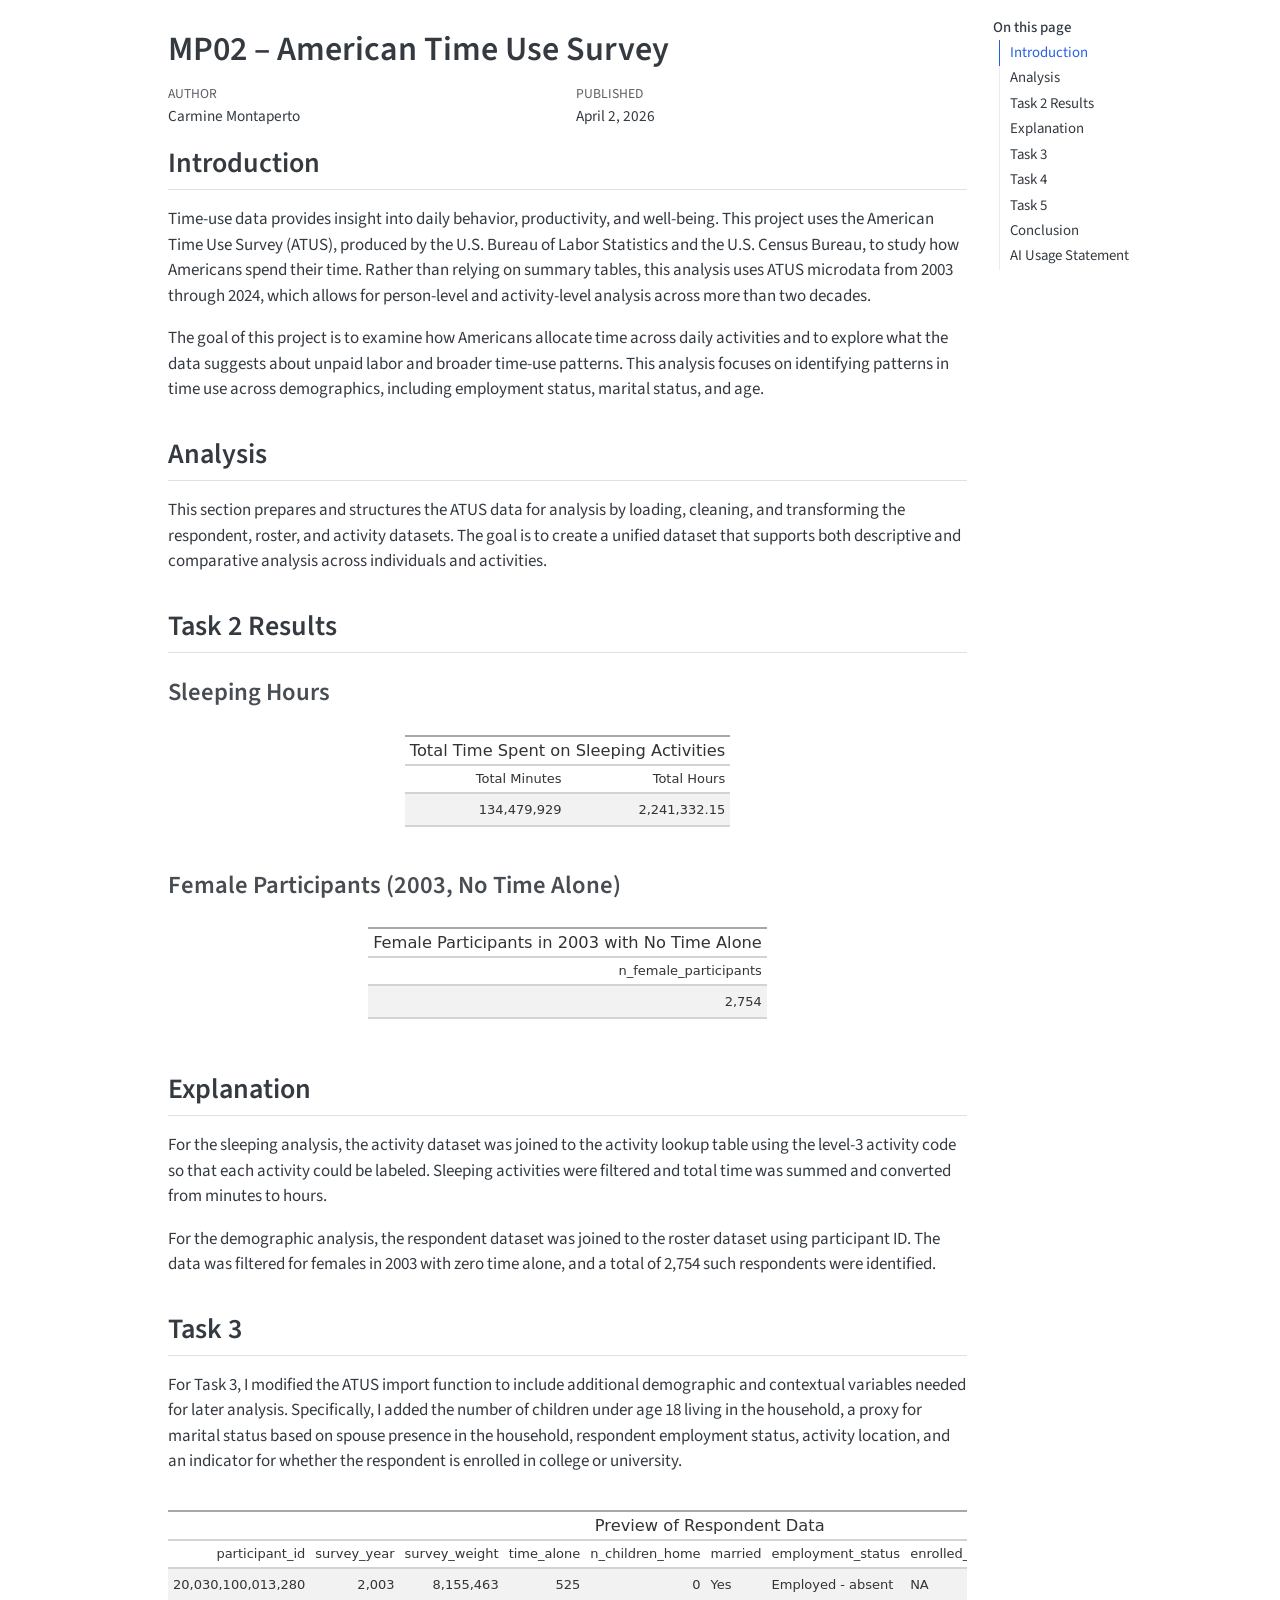
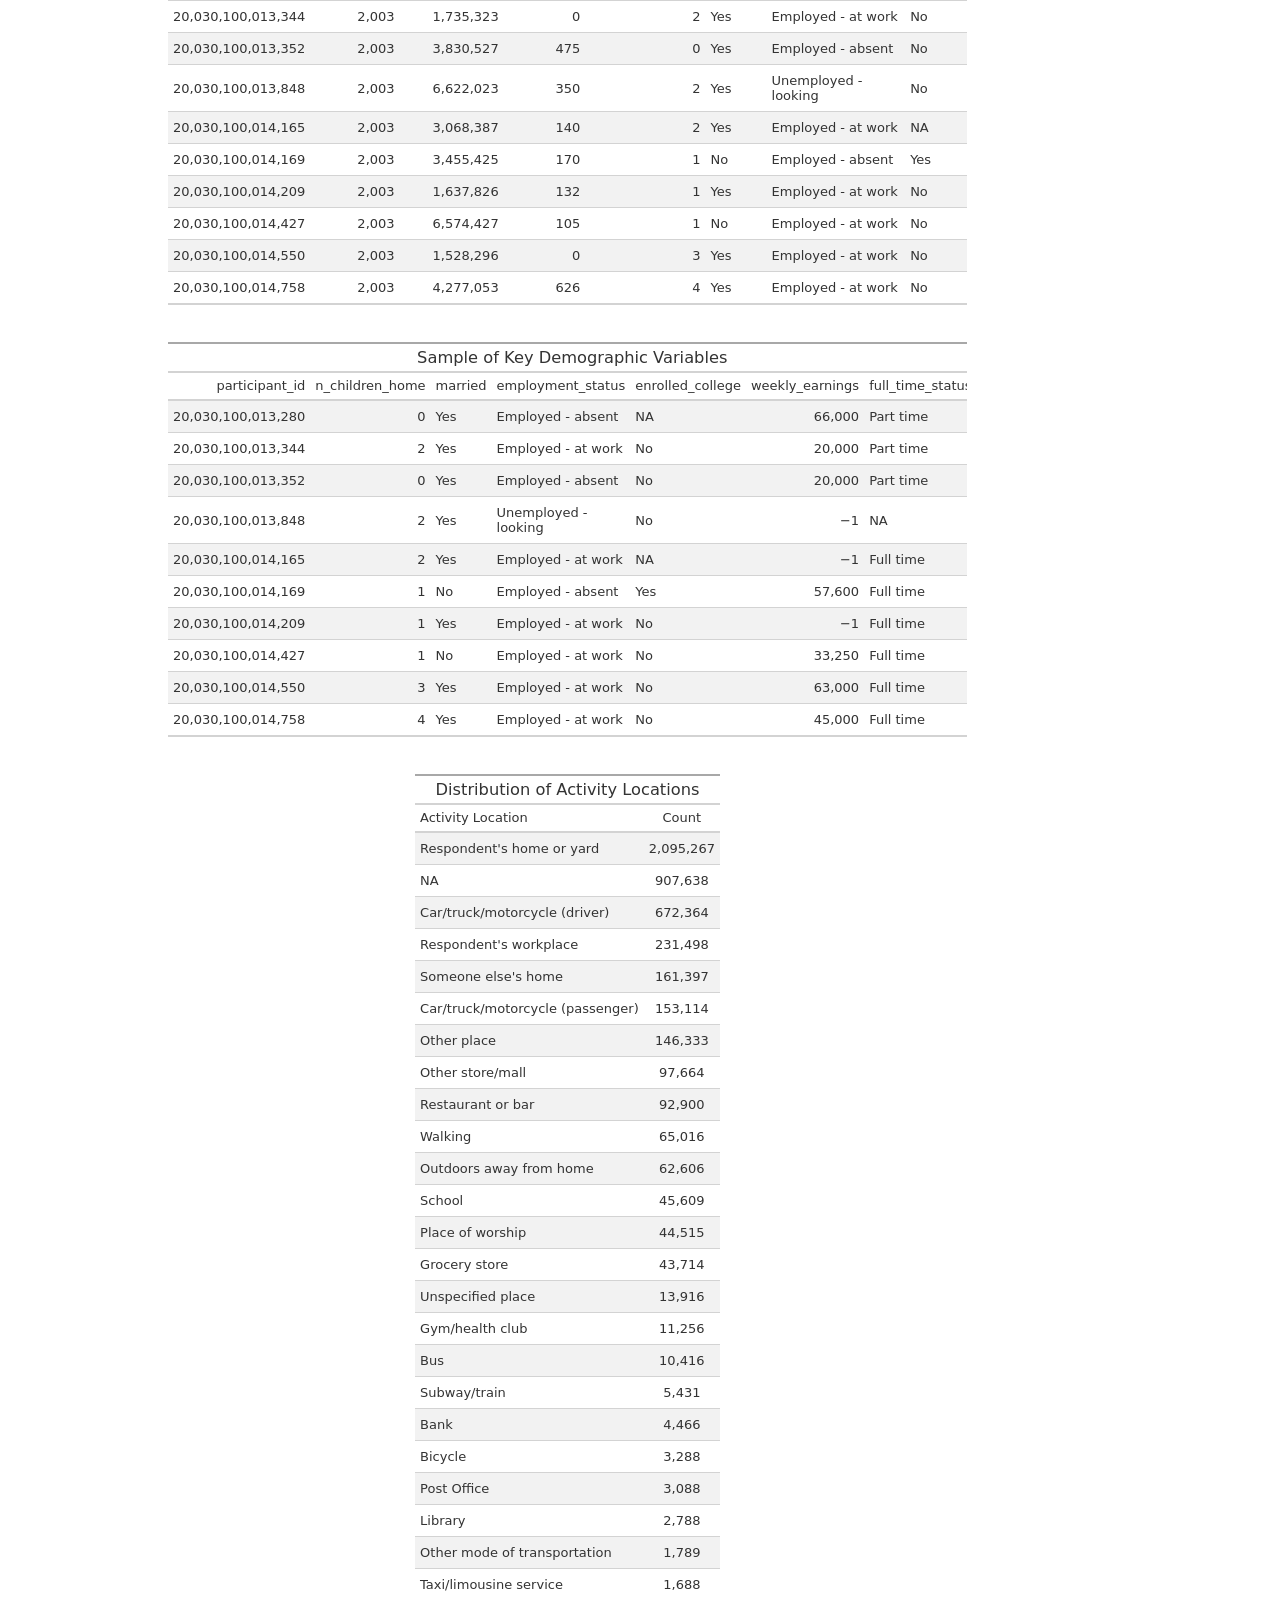
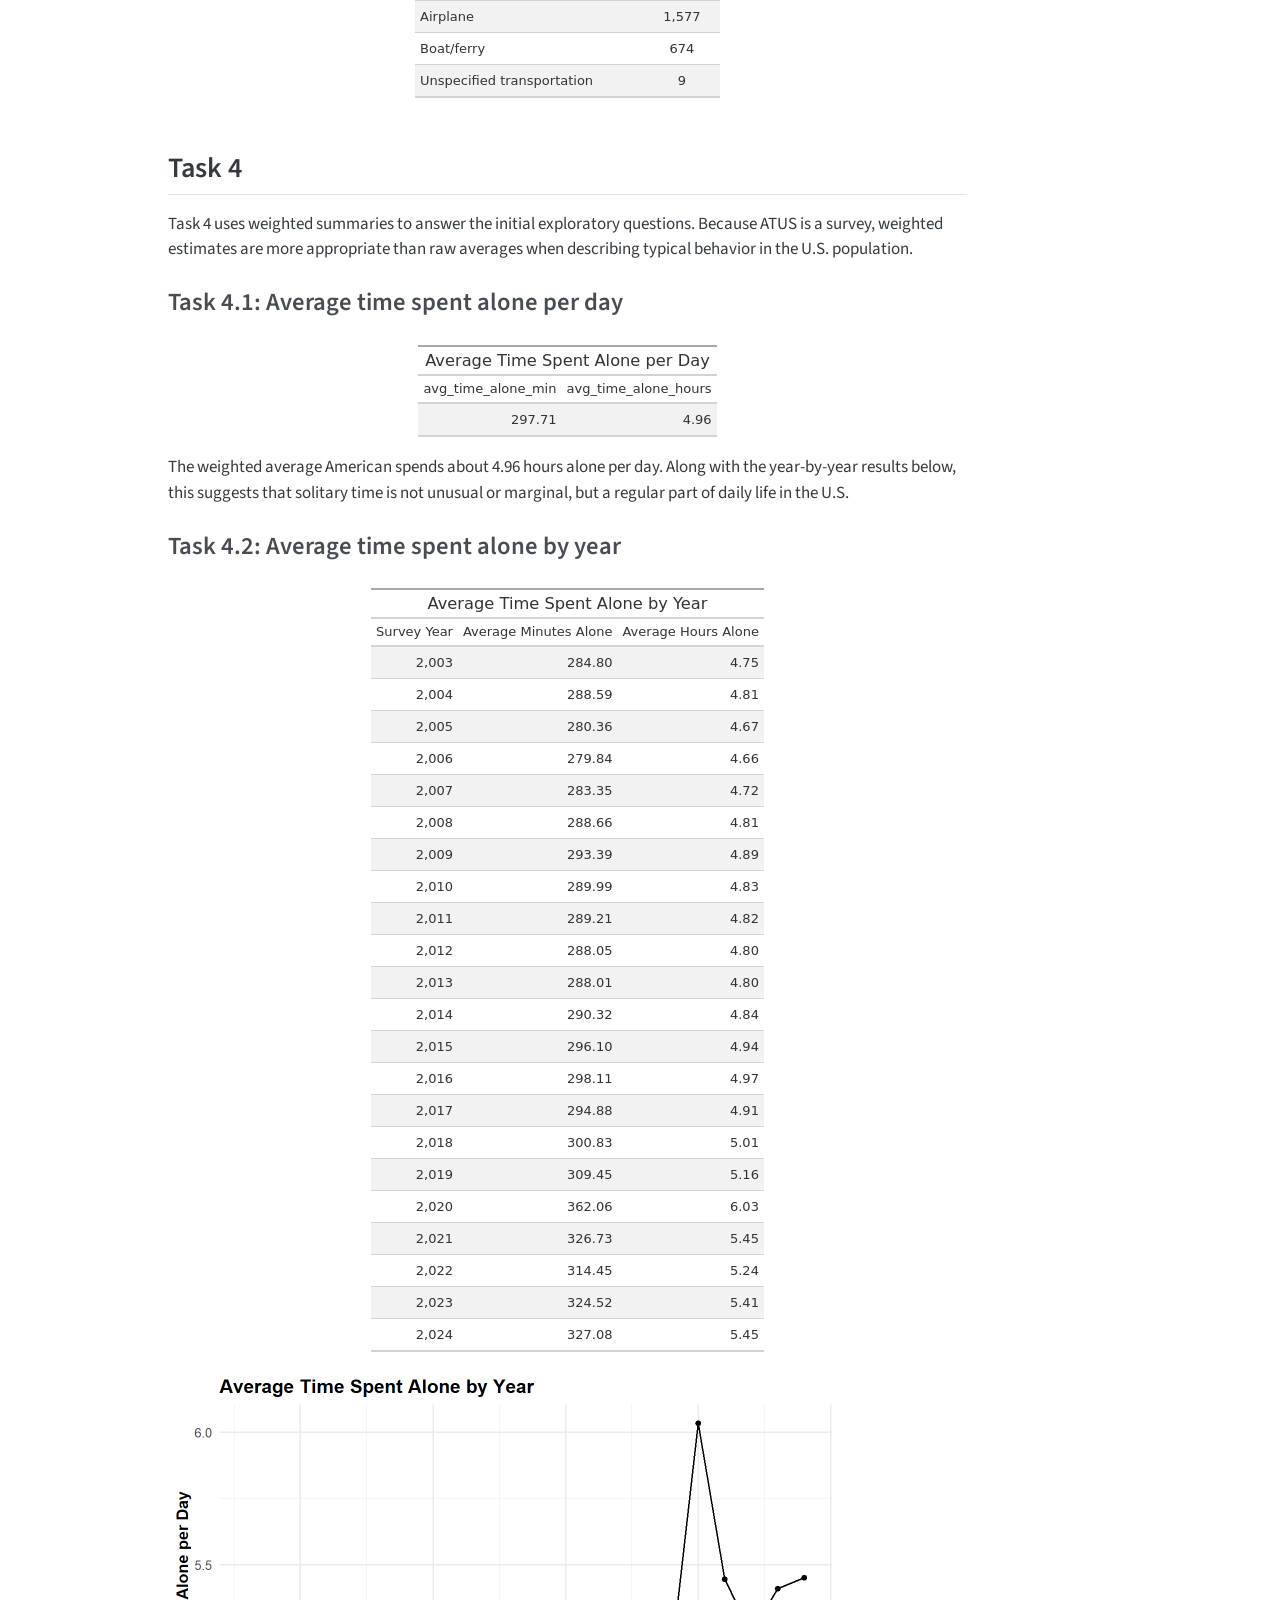
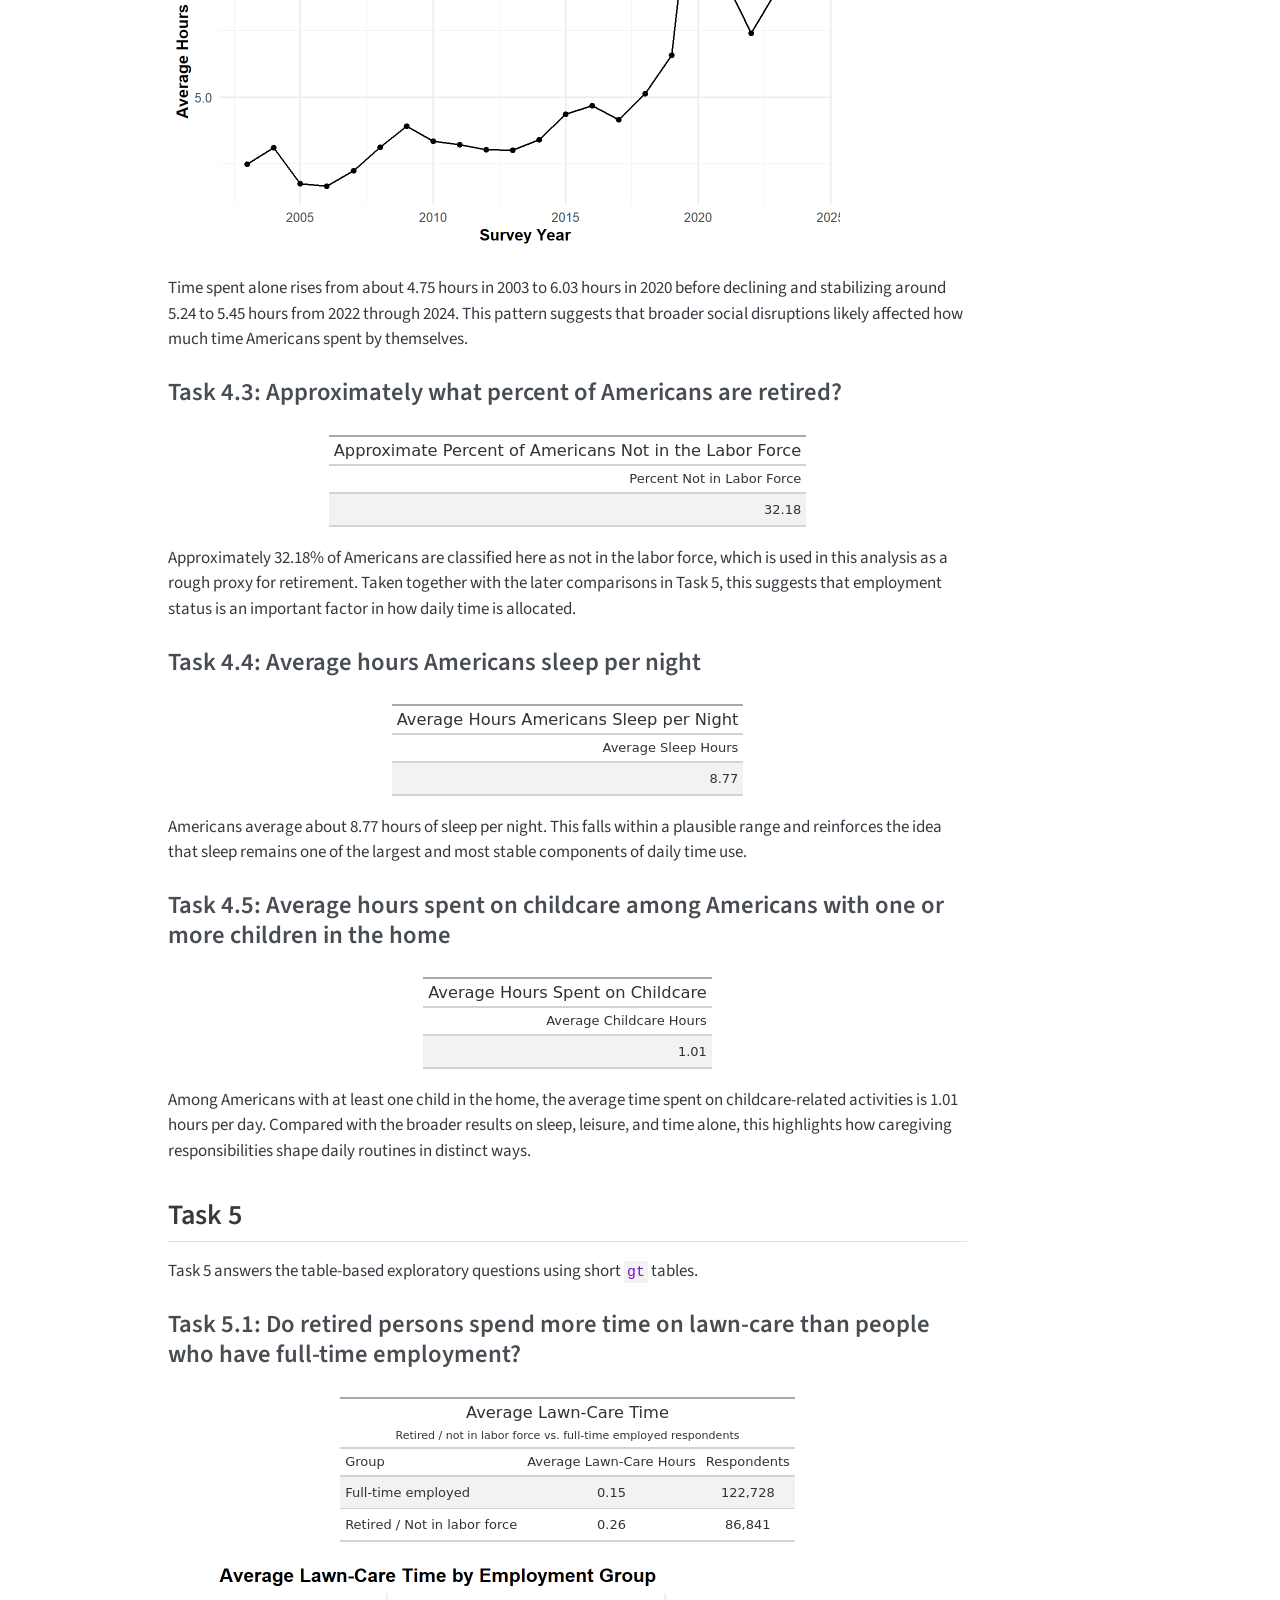
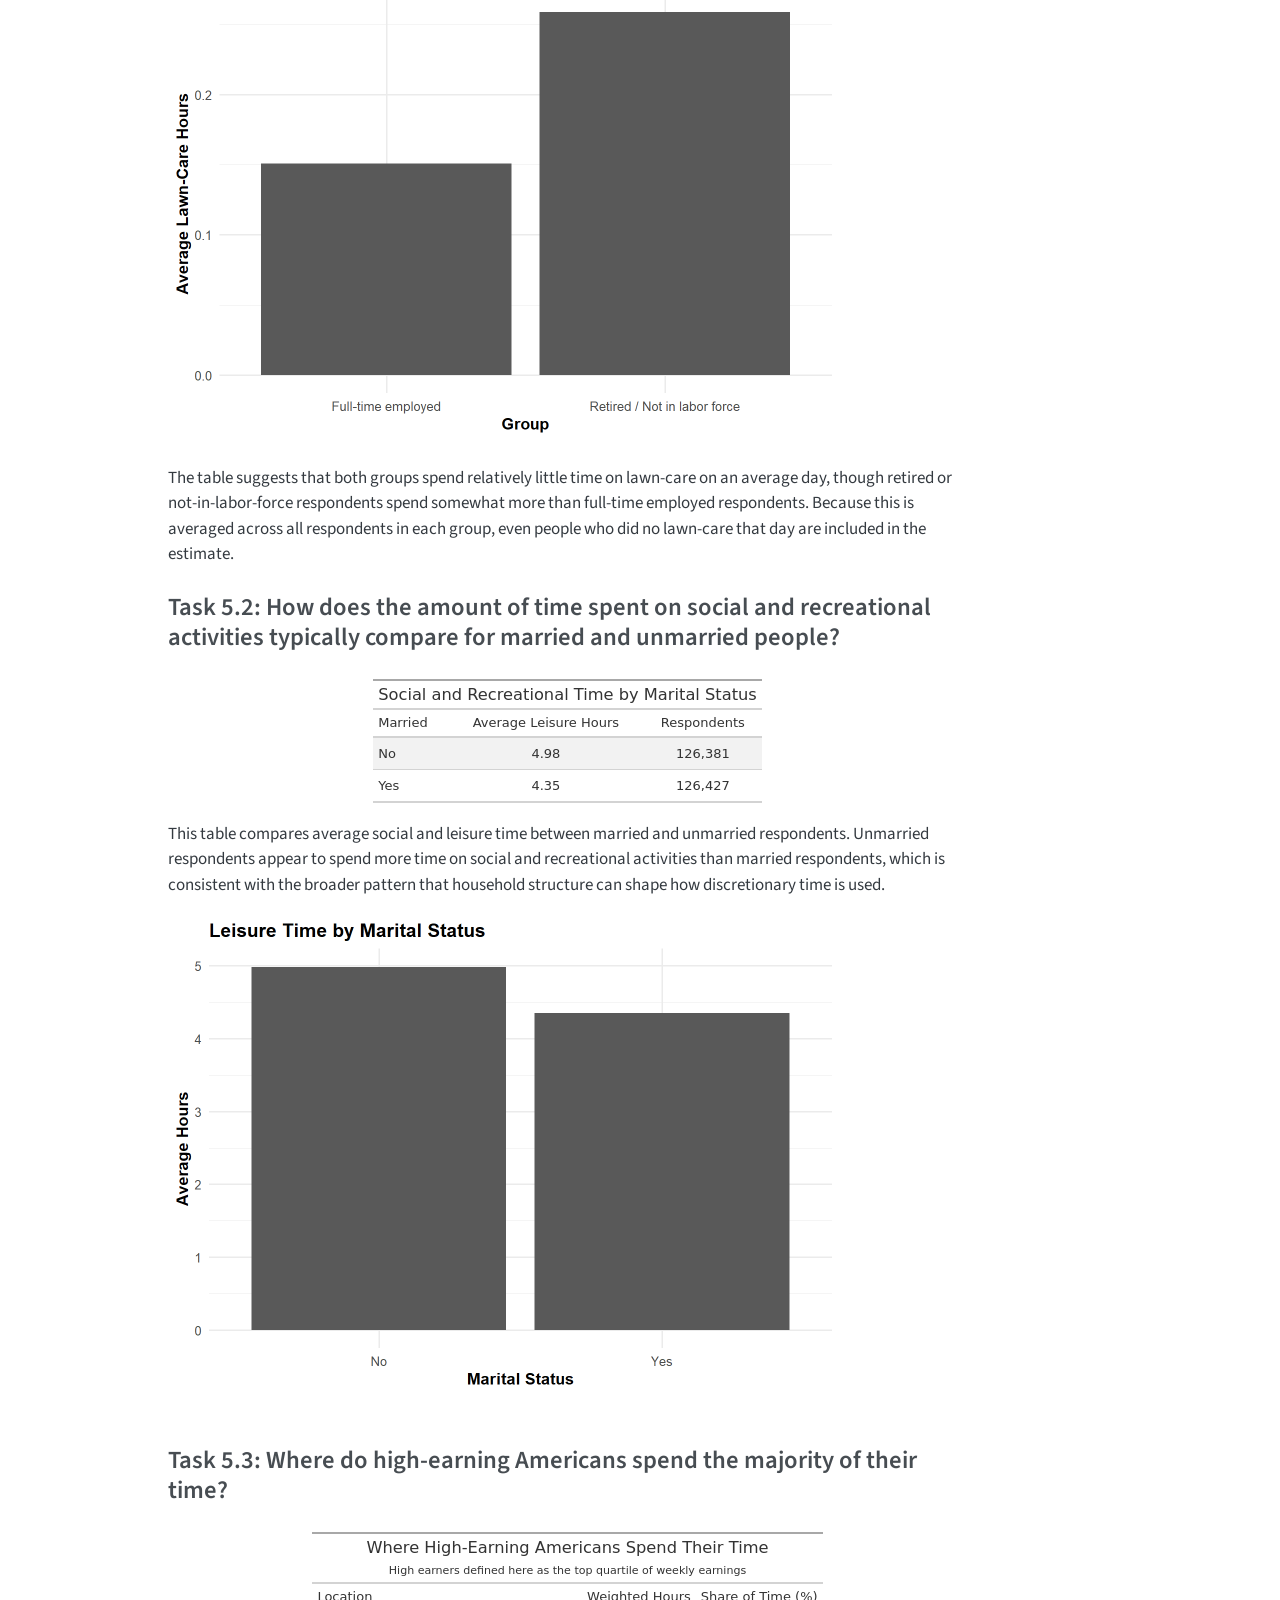
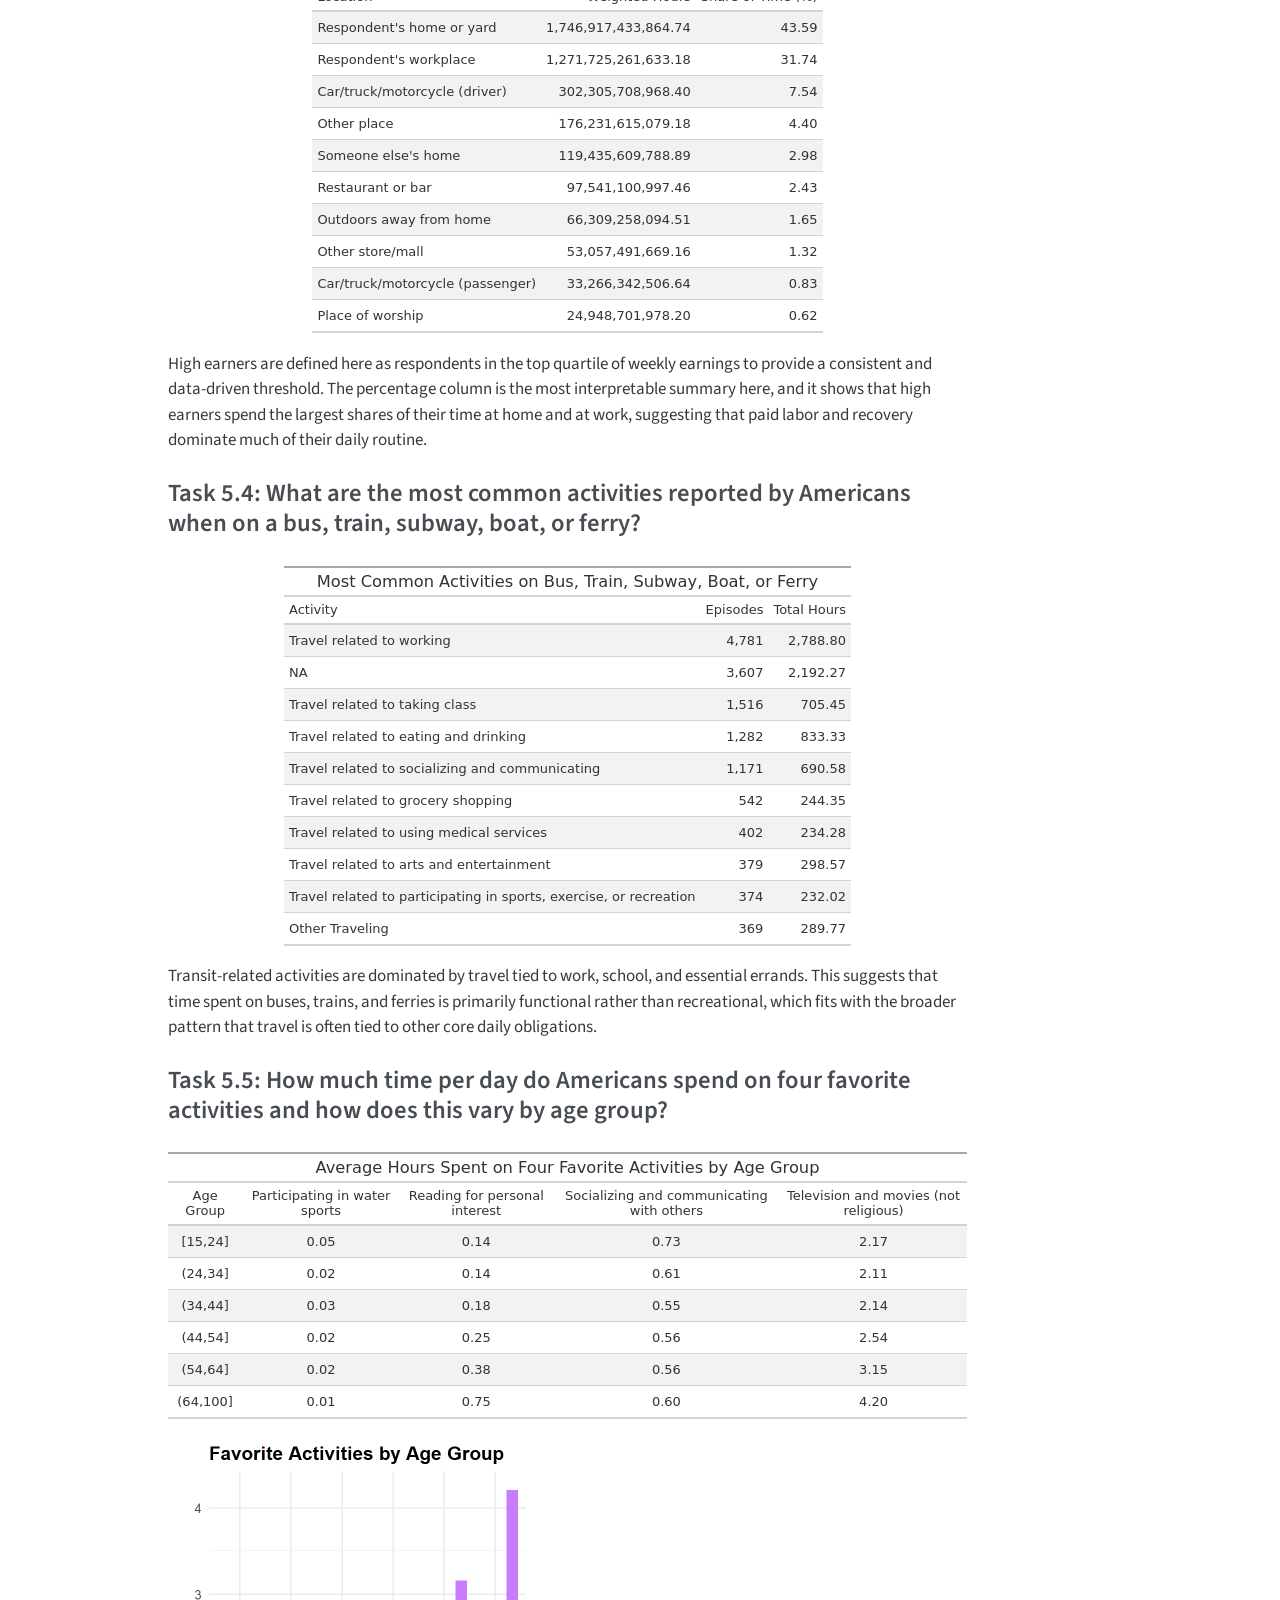
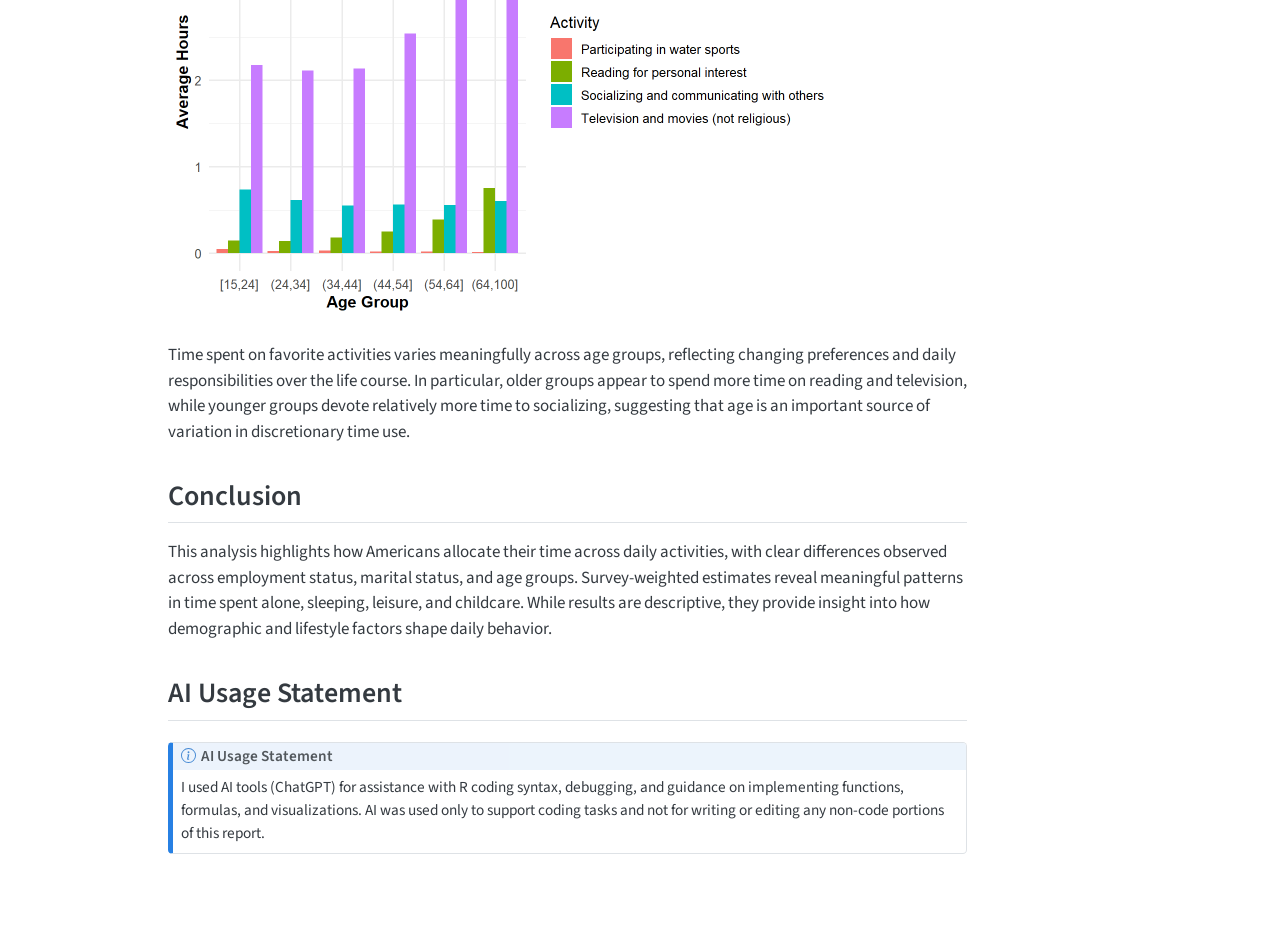
<file: docs/mp02.html>
<!DOCTYPE html>
<html xmlns="http://www.w3.org/1999/xhtml" lang="en" xml:lang="en"><head>

<meta charset="utf-8">
<meta name="generator" content="quarto-1.8.27">

<meta name="viewport" content="width=device-width, initial-scale=1.0, user-scalable=yes">

<meta name="author" content="Carmine Montaperto">
<meta name="dcterms.date" content="2026-04-02">

<title>MP02 – American Time Use Survey – STA 9750</title>
<style>
code{white-space: pre-wrap;}
span.smallcaps{font-variant: small-caps;}
div.columns{display: flex; gap: min(4vw, 1.5em);}
div.column{flex: auto; overflow-x: auto;}
div.hanging-indent{margin-left: 1.5em; text-indent: -1.5em;}
ul.task-list{list-style: none;}
ul.task-list li input[type="checkbox"] {
  width: 0.8em;
  margin: 0 0.8em 0.2em -1em; /* quarto-specific, see https://github.com/quarto-dev/quarto-cli/issues/4556 */ 
  vertical-align: middle;
}
</style>


<script src="site_libs/quarto-nav/quarto-nav.js"></script>
<script src="site_libs/clipboard/clipboard.min.js"></script>
<script src="site_libs/quarto-search/autocomplete.umd.js"></script>
<script src="site_libs/quarto-search/fuse.min.js"></script>
<script src="site_libs/quarto-search/quarto-search.js"></script>
<meta name="quarto:offset" content="./">
<script src="site_libs/quarto-html/quarto.js" type="module"></script>
<script src="site_libs/quarto-html/tabsets/tabsets.js" type="module"></script>
<script src="site_libs/quarto-html/axe/axe-check.js" type="module"></script>
<script src="site_libs/quarto-html/popper.min.js"></script>
<script src="site_libs/quarto-html/tippy.umd.min.js"></script>
<script src="site_libs/quarto-html/anchor.min.js"></script>
<link href="site_libs/quarto-html/tippy.css" rel="stylesheet">
<link href="site_libs/quarto-html/quarto-syntax-highlighting-ed96de9b727972fe78a7b5d16c58bf87.css" rel="stylesheet" id="quarto-text-highlighting-styles">
<script src="site_libs/bootstrap/bootstrap.min.js"></script>
<link href="site_libs/bootstrap/bootstrap-icons.css" rel="stylesheet">
<link href="site_libs/bootstrap/bootstrap-e31584831b205ffbb2d98406f31c2a5b.min.css" rel="stylesheet" append-hash="true" id="quarto-bootstrap" data-mode="light">
<script id="quarto-search-options" type="application/json">{
  "location": "sidebar",
  "copy-button": false,
  "collapse-after": 3,
  "panel-placement": "start",
  "type": "textbox",
  "limit": 50,
  "keyboard-shortcut": [
    "f",
    "/",
    "s"
  ],
  "show-item-context": false,
  "language": {
    "search-no-results-text": "No results",
    "search-matching-documents-text": "matching documents",
    "search-copy-link-title": "Copy link to search",
    "search-hide-matches-text": "Hide additional matches",
    "search-more-match-text": "more match in this document",
    "search-more-matches-text": "more matches in this document",
    "search-clear-button-title": "Clear",
    "search-text-placeholder": "",
    "search-detached-cancel-button-title": "Cancel",
    "search-submit-button-title": "Submit",
    "search-label": "Search"
  }
}</script>


</head>

<body class="quarto-light">

<div id="quarto-search-results"></div>
<!-- content -->
<div id="quarto-content" class="quarto-container page-columns page-rows-contents page-layout-article">
<!-- sidebar -->
<!-- margin-sidebar -->
    <div id="quarto-margin-sidebar" class="sidebar margin-sidebar">
        <nav id="TOC" role="doc-toc" class="toc-active">
    <h2 id="toc-title">On this page</h2>
   
  <ul>
  <li><a href="#introduction" id="toc-introduction" class="nav-link active" data-scroll-target="#introduction">Introduction</a></li>
  <li><a href="#analysis" id="toc-analysis" class="nav-link" data-scroll-target="#analysis">Analysis</a></li>
  <li><a href="#task-2-results" id="toc-task-2-results" class="nav-link" data-scroll-target="#task-2-results">Task 2 Results</a>
  <ul class="collapse">
  <li><a href="#sleeping-hours" id="toc-sleeping-hours" class="nav-link" data-scroll-target="#sleeping-hours">Sleeping Hours</a></li>
  <li><a href="#female-participants-2003-no-time-alone" id="toc-female-participants-2003-no-time-alone" class="nav-link" data-scroll-target="#female-participants-2003-no-time-alone">Female Participants (2003, No Time Alone)</a></li>
  </ul></li>
  <li><a href="#explanation" id="toc-explanation" class="nav-link" data-scroll-target="#explanation">Explanation</a></li>
  <li><a href="#task-3" id="toc-task-3" class="nav-link" data-scroll-target="#task-3">Task 3</a></li>
  <li><a href="#task-4" id="toc-task-4" class="nav-link" data-scroll-target="#task-4">Task 4</a>
  <ul class="collapse">
  <li><a href="#task-4.1-average-time-spent-alone-per-day" id="toc-task-4.1-average-time-spent-alone-per-day" class="nav-link" data-scroll-target="#task-4.1-average-time-spent-alone-per-day">Task 4.1: Average time spent alone per day</a></li>
  <li><a href="#task-4.2-average-time-spent-alone-by-year" id="toc-task-4.2-average-time-spent-alone-by-year" class="nav-link" data-scroll-target="#task-4.2-average-time-spent-alone-by-year">Task 4.2: Average time spent alone by year</a></li>
  <li><a href="#task-4.3-approximately-what-percent-of-americans-are-retired" id="toc-task-4.3-approximately-what-percent-of-americans-are-retired" class="nav-link" data-scroll-target="#task-4.3-approximately-what-percent-of-americans-are-retired">Task 4.3: Approximately what percent of Americans are retired?</a></li>
  <li><a href="#task-4.4-average-hours-americans-sleep-per-night" id="toc-task-4.4-average-hours-americans-sleep-per-night" class="nav-link" data-scroll-target="#task-4.4-average-hours-americans-sleep-per-night">Task 4.4: Average hours Americans sleep per night</a></li>
  <li><a href="#task-4.5-average-hours-spent-on-childcare-among-americans-with-one-or-more-children-in-the-home" id="toc-task-4.5-average-hours-spent-on-childcare-among-americans-with-one-or-more-children-in-the-home" class="nav-link" data-scroll-target="#task-4.5-average-hours-spent-on-childcare-among-americans-with-one-or-more-children-in-the-home">Task 4.5: Average hours spent on childcare among Americans with one or more children in the home</a></li>
  </ul></li>
  <li><a href="#task-5" id="toc-task-5" class="nav-link" data-scroll-target="#task-5">Task 5</a>
  <ul class="collapse">
  <li><a href="#task-5.1-do-retired-persons-spend-more-time-on-lawn-care-than-people-who-have-full-time-employment" id="toc-task-5.1-do-retired-persons-spend-more-time-on-lawn-care-than-people-who-have-full-time-employment" class="nav-link" data-scroll-target="#task-5.1-do-retired-persons-spend-more-time-on-lawn-care-than-people-who-have-full-time-employment">Task 5.1: Do retired persons spend more time on lawn-care than people who have full-time employment?</a></li>
  <li><a href="#task-5.2-how-does-the-amount-of-time-spent-on-social-and-recreational-activities-typically-compare-for-married-and-unmarried-people" id="toc-task-5.2-how-does-the-amount-of-time-spent-on-social-and-recreational-activities-typically-compare-for-married-and-unmarried-people" class="nav-link" data-scroll-target="#task-5.2-how-does-the-amount-of-time-spent-on-social-and-recreational-activities-typically-compare-for-married-and-unmarried-people">Task 5.2: How does the amount of time spent on social and recreational activities typically compare for married and unmarried people?</a></li>
  <li><a href="#task-5.3-where-do-high-earning-americans-spend-the-majority-of-their-time" id="toc-task-5.3-where-do-high-earning-americans-spend-the-majority-of-their-time" class="nav-link" data-scroll-target="#task-5.3-where-do-high-earning-americans-spend-the-majority-of-their-time">Task 5.3: Where do high-earning Americans spend the majority of their time?</a></li>
  <li><a href="#task-5.4-what-are-the-most-common-activities-reported-by-americans-when-on-a-bus-train-subway-boat-or-ferry" id="toc-task-5.4-what-are-the-most-common-activities-reported-by-americans-when-on-a-bus-train-subway-boat-or-ferry" class="nav-link" data-scroll-target="#task-5.4-what-are-the-most-common-activities-reported-by-americans-when-on-a-bus-train-subway-boat-or-ferry">Task 5.4: What are the most common activities reported by Americans when on a bus, train, subway, boat, or ferry?</a></li>
  <li><a href="#task-5.5-how-much-time-per-day-do-americans-spend-on-four-favorite-activities-and-how-does-this-vary-by-age-group" id="toc-task-5.5-how-much-time-per-day-do-americans-spend-on-four-favorite-activities-and-how-does-this-vary-by-age-group" class="nav-link" data-scroll-target="#task-5.5-how-much-time-per-day-do-americans-spend-on-four-favorite-activities-and-how-does-this-vary-by-age-group">Task 5.5: How much time per day do Americans spend on four favorite activities and how does this vary by age group?</a></li>
  </ul></li>
  <li><a href="#conclusion" id="toc-conclusion" class="nav-link" data-scroll-target="#conclusion">Conclusion</a></li>
  <li><a href="#ai-usage-statement" id="toc-ai-usage-statement" class="nav-link" data-scroll-target="#ai-usage-statement">AI Usage Statement</a></li>
  </ul>
</nav>
    </div>
<!-- main -->
<main class="content" id="quarto-document-content">

<header id="title-block-header" class="quarto-title-block default">
<div class="quarto-title">
<h1 class="title">MP02 – American Time Use Survey</h1>
</div>



<div class="quarto-title-meta">

    <div>
    <div class="quarto-title-meta-heading">Author</div>
    <div class="quarto-title-meta-contents">
             <p>Carmine Montaperto </p>
          </div>
  </div>
    
    <div>
    <div class="quarto-title-meta-heading">Published</div>
    <div class="quarto-title-meta-contents">
      <p class="date">April 2, 2026</p>
    </div>
  </div>
  
    
  </div>
  


</header>


<section id="introduction" class="level2">
<h2 class="anchored" data-anchor-id="introduction">Introduction</h2>
<p>Time-use data provides insight into daily behavior, productivity, and well-being. This project uses the American Time Use Survey (ATUS), produced by the U.S. Bureau of Labor Statistics and the U.S. Census Bureau, to study how Americans spend their time. Rather than relying on summary tables, this analysis uses ATUS microdata from 2003 through 2024, which allows for person-level and activity-level analysis across more than two decades.</p>
<p>The goal of this project is to examine how Americans allocate time across daily activities and to explore what the data suggests about unpaid labor and broader time-use patterns. This analysis focuses on identifying patterns in time use across demographics, including employment status, marital status, and age.</p>
</section>
<section id="analysis" class="level2">
<h2 class="anchored" data-anchor-id="analysis">Analysis</h2>
<p>This section prepares and structures the ATUS data for analysis by loading, cleaning, and transforming the respondent, roster, and activity datasets. The goal is to create a unified dataset that supports both descriptive and comparative analysis across individuals and activities.</p>
</section>
<section id="task-2-results" class="level2">
<h2 class="anchored" data-anchor-id="task-2-results">Task 2 Results</h2>
<section id="sleeping-hours" class="level3">
<h3 class="anchored" data-anchor-id="sleeping-hours">Sleeping Hours</h3>
<div class="cell">
<div class="cell-output-display">
<div id="lncaiznely" style="padding-left:0px;padding-right:0px;padding-top:10px;padding-bottom:10px;overflow-x:auto;overflow-y:auto;width:auto;height:auto;">
<style>#lncaiznely table {
  font-family: system-ui, 'Segoe UI', Roboto, Helvetica, Arial, sans-serif, 'Apple Color Emoji', 'Segoe UI Emoji', 'Segoe UI Symbol', 'Noto Color Emoji';
  -webkit-font-smoothing: antialiased;
  -moz-osx-font-smoothing: grayscale;
}

#lncaiznely thead, #lncaiznely tbody, #lncaiznely tfoot, #lncaiznely tr, #lncaiznely td, #lncaiznely th {
  border-style: none;
}

#lncaiznely p {
  margin: 0;
  padding: 0;
}

#lncaiznely .gt_table {
  display: table;
  border-collapse: collapse;
  line-height: normal;
  margin-left: auto;
  margin-right: auto;
  color: #333333;
  font-size: 13px;
  font-weight: normal;
  font-style: normal;
  background-color: #FFFFFF;
  width: auto;
  border-top-style: solid;
  border-top-width: 2px;
  border-top-color: #A8A8A8;
  border-right-style: none;
  border-right-width: 2px;
  border-right-color: #D3D3D3;
  border-bottom-style: solid;
  border-bottom-width: 2px;
  border-bottom-color: #A8A8A8;
  border-left-style: none;
  border-left-width: 2px;
  border-left-color: #D3D3D3;
}

#lncaiznely .gt_caption {
  padding-top: 4px;
  padding-bottom: 4px;
}

#lncaiznely .gt_title {
  color: #333333;
  font-size: 125%;
  font-weight: initial;
  padding-top: 4px;
  padding-bottom: 4px;
  padding-left: 5px;
  padding-right: 5px;
  border-bottom-color: #FFFFFF;
  border-bottom-width: 0;
}

#lncaiznely .gt_subtitle {
  color: #333333;
  font-size: 85%;
  font-weight: initial;
  padding-top: 3px;
  padding-bottom: 5px;
  padding-left: 5px;
  padding-right: 5px;
  border-top-color: #FFFFFF;
  border-top-width: 0;
}

#lncaiznely .gt_heading {
  background-color: #FFFFFF;
  text-align: center;
  border-bottom-color: #FFFFFF;
  border-left-style: none;
  border-left-width: 1px;
  border-left-color: #D3D3D3;
  border-right-style: none;
  border-right-width: 1px;
  border-right-color: #D3D3D3;
}

#lncaiznely .gt_bottom_border {
  border-bottom-style: solid;
  border-bottom-width: 2px;
  border-bottom-color: #D3D3D3;
}

#lncaiznely .gt_col_headings {
  border-top-style: solid;
  border-top-width: 2px;
  border-top-color: #D3D3D3;
  border-bottom-style: solid;
  border-bottom-width: 2px;
  border-bottom-color: #D3D3D3;
  border-left-style: none;
  border-left-width: 1px;
  border-left-color: #D3D3D3;
  border-right-style: none;
  border-right-width: 1px;
  border-right-color: #D3D3D3;
}

#lncaiznely .gt_col_heading {
  color: #333333;
  background-color: #FFFFFF;
  font-size: 100%;
  font-weight: normal;
  text-transform: inherit;
  border-left-style: none;
  border-left-width: 1px;
  border-left-color: #D3D3D3;
  border-right-style: none;
  border-right-width: 1px;
  border-right-color: #D3D3D3;
  vertical-align: bottom;
  padding-top: 5px;
  padding-bottom: 6px;
  padding-left: 5px;
  padding-right: 5px;
  overflow-x: hidden;
}

#lncaiznely .gt_column_spanner_outer {
  color: #333333;
  background-color: #FFFFFF;
  font-size: 100%;
  font-weight: normal;
  text-transform: inherit;
  padding-top: 0;
  padding-bottom: 0;
  padding-left: 4px;
  padding-right: 4px;
}

#lncaiznely .gt_column_spanner_outer:first-child {
  padding-left: 0;
}

#lncaiznely .gt_column_spanner_outer:last-child {
  padding-right: 0;
}

#lncaiznely .gt_column_spanner {
  border-bottom-style: solid;
  border-bottom-width: 2px;
  border-bottom-color: #D3D3D3;
  vertical-align: bottom;
  padding-top: 5px;
  padding-bottom: 5px;
  overflow-x: hidden;
  display: inline-block;
  width: 100%;
}

#lncaiznely .gt_spanner_row {
  border-bottom-style: hidden;
}

#lncaiznely .gt_group_heading {
  padding-top: 8px;
  padding-bottom: 8px;
  padding-left: 5px;
  padding-right: 5px;
  color: #333333;
  background-color: #FFFFFF;
  font-size: 100%;
  font-weight: initial;
  text-transform: inherit;
  border-top-style: solid;
  border-top-width: 2px;
  border-top-color: #D3D3D3;
  border-bottom-style: solid;
  border-bottom-width: 2px;
  border-bottom-color: #D3D3D3;
  border-left-style: none;
  border-left-width: 1px;
  border-left-color: #D3D3D3;
  border-right-style: none;
  border-right-width: 1px;
  border-right-color: #D3D3D3;
  vertical-align: middle;
  text-align: left;
}

#lncaiznely .gt_empty_group_heading {
  padding: 0.5px;
  color: #333333;
  background-color: #FFFFFF;
  font-size: 100%;
  font-weight: initial;
  border-top-style: solid;
  border-top-width: 2px;
  border-top-color: #D3D3D3;
  border-bottom-style: solid;
  border-bottom-width: 2px;
  border-bottom-color: #D3D3D3;
  vertical-align: middle;
}

#lncaiznely .gt_from_md > :first-child {
  margin-top: 0;
}

#lncaiznely .gt_from_md > :last-child {
  margin-bottom: 0;
}

#lncaiznely .gt_row {
  padding-top: 8px;
  padding-bottom: 8px;
  padding-left: 5px;
  padding-right: 5px;
  margin: 10px;
  border-top-style: solid;
  border-top-width: 1px;
  border-top-color: #D3D3D3;
  border-left-style: none;
  border-left-width: 1px;
  border-left-color: #D3D3D3;
  border-right-style: none;
  border-right-width: 1px;
  border-right-color: #D3D3D3;
  vertical-align: middle;
  overflow-x: hidden;
}

#lncaiznely .gt_stub {
  color: #333333;
  background-color: #FFFFFF;
  font-size: 100%;
  font-weight: initial;
  text-transform: inherit;
  border-right-style: solid;
  border-right-width: 2px;
  border-right-color: #D3D3D3;
  padding-left: 5px;
  padding-right: 5px;
}

#lncaiznely .gt_stub_row_group {
  color: #333333;
  background-color: #FFFFFF;
  font-size: 100%;
  font-weight: initial;
  text-transform: inherit;
  border-right-style: solid;
  border-right-width: 2px;
  border-right-color: #D3D3D3;
  padding-left: 5px;
  padding-right: 5px;
  vertical-align: top;
}

#lncaiznely .gt_row_group_first td {
  border-top-width: 2px;
}

#lncaiznely .gt_row_group_first th {
  border-top-width: 2px;
}

#lncaiznely .gt_summary_row {
  color: #333333;
  background-color: #FFFFFF;
  text-transform: inherit;
  padding-top: 8px;
  padding-bottom: 8px;
  padding-left: 5px;
  padding-right: 5px;
}

#lncaiznely .gt_first_summary_row {
  border-top-style: solid;
  border-top-color: #D3D3D3;
}

#lncaiznely .gt_first_summary_row.thick {
  border-top-width: 2px;
}

#lncaiznely .gt_last_summary_row {
  padding-top: 8px;
  padding-bottom: 8px;
  padding-left: 5px;
  padding-right: 5px;
  border-bottom-style: solid;
  border-bottom-width: 2px;
  border-bottom-color: #D3D3D3;
}

#lncaiznely .gt_grand_summary_row {
  color: #333333;
  background-color: #FFFFFF;
  text-transform: inherit;
  padding-top: 8px;
  padding-bottom: 8px;
  padding-left: 5px;
  padding-right: 5px;
}

#lncaiznely .gt_first_grand_summary_row {
  padding-top: 8px;
  padding-bottom: 8px;
  padding-left: 5px;
  padding-right: 5px;
  border-top-style: double;
  border-top-width: 6px;
  border-top-color: #D3D3D3;
}

#lncaiznely .gt_last_grand_summary_row_top {
  padding-top: 8px;
  padding-bottom: 8px;
  padding-left: 5px;
  padding-right: 5px;
  border-bottom-style: double;
  border-bottom-width: 6px;
  border-bottom-color: #D3D3D3;
}

#lncaiznely .gt_striped {
  background-color: rgba(128, 128, 128, 0.05);
}

#lncaiznely .gt_table_body {
  border-top-style: solid;
  border-top-width: 2px;
  border-top-color: #D3D3D3;
  border-bottom-style: solid;
  border-bottom-width: 2px;
  border-bottom-color: #D3D3D3;
}

#lncaiznely .gt_footnotes {
  color: #333333;
  background-color: #FFFFFF;
  border-bottom-style: none;
  border-bottom-width: 2px;
  border-bottom-color: #D3D3D3;
  border-left-style: none;
  border-left-width: 2px;
  border-left-color: #D3D3D3;
  border-right-style: none;
  border-right-width: 2px;
  border-right-color: #D3D3D3;
}

#lncaiznely .gt_footnote {
  margin: 0px;
  font-size: 90%;
  padding-top: 4px;
  padding-bottom: 4px;
  padding-left: 5px;
  padding-right: 5px;
}

#lncaiznely .gt_sourcenotes {
  color: #333333;
  background-color: #FFFFFF;
  border-bottom-style: none;
  border-bottom-width: 2px;
  border-bottom-color: #D3D3D3;
  border-left-style: none;
  border-left-width: 2px;
  border-left-color: #D3D3D3;
  border-right-style: none;
  border-right-width: 2px;
  border-right-color: #D3D3D3;
}

#lncaiznely .gt_sourcenote {
  font-size: 90%;
  padding-top: 4px;
  padding-bottom: 4px;
  padding-left: 5px;
  padding-right: 5px;
}

#lncaiznely .gt_left {
  text-align: left;
}

#lncaiznely .gt_center {
  text-align: center;
}

#lncaiznely .gt_right {
  text-align: right;
  font-variant-numeric: tabular-nums;
}

#lncaiznely .gt_font_normal {
  font-weight: normal;
}

#lncaiznely .gt_font_bold {
  font-weight: bold;
}

#lncaiznely .gt_font_italic {
  font-style: italic;
}

#lncaiznely .gt_super {
  font-size: 65%;
}

#lncaiznely .gt_footnote_marks {
  font-size: 75%;
  vertical-align: 0.4em;
  position: initial;
}

#lncaiznely .gt_asterisk {
  font-size: 100%;
  vertical-align: 0;
}

#lncaiznely .gt_indent_1 {
  text-indent: 5px;
}

#lncaiznely .gt_indent_2 {
  text-indent: 10px;
}

#lncaiznely .gt_indent_3 {
  text-indent: 15px;
}

#lncaiznely .gt_indent_4 {
  text-indent: 20px;
}

#lncaiznely .gt_indent_5 {
  text-indent: 25px;
}

#lncaiznely .katex-display {
  display: inline-flex !important;
  margin-bottom: 0.75em !important;
}

#lncaiznely div.Reactable > div.rt-table > div.rt-thead > div.rt-tr.rt-tr-group-header > div.rt-th-group:after {
  height: 0px !important;
}
</style>

<table class="gt_table caption-top table table-sm table-striped small" data-quarto-bootstrap="false">
<thead>
<tr class="gt_heading header">
<td colspan="2" class="gt_heading gt_title gt_font_normal gt_bottom_border">Total Time Spent on Sleeping Activities</td>
</tr>
<tr class="gt_col_headings even">
<th id="total_minutes" class="gt_col_heading gt_columns_bottom_border gt_right" data-quarto-table-cell-role="th" scope="col">Total Minutes</th>
<th id="total_hours" class="gt_col_heading gt_columns_bottom_border gt_right" data-quarto-table-cell-role="th" scope="col">Total Hours</th>
</tr>
</thead>
<tbody class="gt_table_body">
<tr class="odd">
<td class="gt_row gt_right" headers="total_minutes">134,479,929</td>
<td class="gt_row gt_right" headers="total_hours">2,241,332.15</td>
</tr>
</tbody>
</table>

</div>
</div>
</div>
</section>
<section id="female-participants-2003-no-time-alone" class="level3">
<h3 class="anchored" data-anchor-id="female-participants-2003-no-time-alone">Female Participants (2003, No Time Alone)</h3>
<div class="cell">
<div class="cell-output-display">
<div id="ehvafnqbax" style="padding-left:0px;padding-right:0px;padding-top:10px;padding-bottom:10px;overflow-x:auto;overflow-y:auto;width:auto;height:auto;">
<style>#ehvafnqbax table {
  font-family: system-ui, 'Segoe UI', Roboto, Helvetica, Arial, sans-serif, 'Apple Color Emoji', 'Segoe UI Emoji', 'Segoe UI Symbol', 'Noto Color Emoji';
  -webkit-font-smoothing: antialiased;
  -moz-osx-font-smoothing: grayscale;
}

#ehvafnqbax thead, #ehvafnqbax tbody, #ehvafnqbax tfoot, #ehvafnqbax tr, #ehvafnqbax td, #ehvafnqbax th {
  border-style: none;
}

#ehvafnqbax p {
  margin: 0;
  padding: 0;
}

#ehvafnqbax .gt_table {
  display: table;
  border-collapse: collapse;
  line-height: normal;
  margin-left: auto;
  margin-right: auto;
  color: #333333;
  font-size: 13px;
  font-weight: normal;
  font-style: normal;
  background-color: #FFFFFF;
  width: auto;
  border-top-style: solid;
  border-top-width: 2px;
  border-top-color: #A8A8A8;
  border-right-style: none;
  border-right-width: 2px;
  border-right-color: #D3D3D3;
  border-bottom-style: solid;
  border-bottom-width: 2px;
  border-bottom-color: #A8A8A8;
  border-left-style: none;
  border-left-width: 2px;
  border-left-color: #D3D3D3;
}

#ehvafnqbax .gt_caption {
  padding-top: 4px;
  padding-bottom: 4px;
}

#ehvafnqbax .gt_title {
  color: #333333;
  font-size: 125%;
  font-weight: initial;
  padding-top: 4px;
  padding-bottom: 4px;
  padding-left: 5px;
  padding-right: 5px;
  border-bottom-color: #FFFFFF;
  border-bottom-width: 0;
}

#ehvafnqbax .gt_subtitle {
  color: #333333;
  font-size: 85%;
  font-weight: initial;
  padding-top: 3px;
  padding-bottom: 5px;
  padding-left: 5px;
  padding-right: 5px;
  border-top-color: #FFFFFF;
  border-top-width: 0;
}

#ehvafnqbax .gt_heading {
  background-color: #FFFFFF;
  text-align: center;
  border-bottom-color: #FFFFFF;
  border-left-style: none;
  border-left-width: 1px;
  border-left-color: #D3D3D3;
  border-right-style: none;
  border-right-width: 1px;
  border-right-color: #D3D3D3;
}

#ehvafnqbax .gt_bottom_border {
  border-bottom-style: solid;
  border-bottom-width: 2px;
  border-bottom-color: #D3D3D3;
}

#ehvafnqbax .gt_col_headings {
  border-top-style: solid;
  border-top-width: 2px;
  border-top-color: #D3D3D3;
  border-bottom-style: solid;
  border-bottom-width: 2px;
  border-bottom-color: #D3D3D3;
  border-left-style: none;
  border-left-width: 1px;
  border-left-color: #D3D3D3;
  border-right-style: none;
  border-right-width: 1px;
  border-right-color: #D3D3D3;
}

#ehvafnqbax .gt_col_heading {
  color: #333333;
  background-color: #FFFFFF;
  font-size: 100%;
  font-weight: normal;
  text-transform: inherit;
  border-left-style: none;
  border-left-width: 1px;
  border-left-color: #D3D3D3;
  border-right-style: none;
  border-right-width: 1px;
  border-right-color: #D3D3D3;
  vertical-align: bottom;
  padding-top: 5px;
  padding-bottom: 6px;
  padding-left: 5px;
  padding-right: 5px;
  overflow-x: hidden;
}

#ehvafnqbax .gt_column_spanner_outer {
  color: #333333;
  background-color: #FFFFFF;
  font-size: 100%;
  font-weight: normal;
  text-transform: inherit;
  padding-top: 0;
  padding-bottom: 0;
  padding-left: 4px;
  padding-right: 4px;
}

#ehvafnqbax .gt_column_spanner_outer:first-child {
  padding-left: 0;
}

#ehvafnqbax .gt_column_spanner_outer:last-child {
  padding-right: 0;
}

#ehvafnqbax .gt_column_spanner {
  border-bottom-style: solid;
  border-bottom-width: 2px;
  border-bottom-color: #D3D3D3;
  vertical-align: bottom;
  padding-top: 5px;
  padding-bottom: 5px;
  overflow-x: hidden;
  display: inline-block;
  width: 100%;
}

#ehvafnqbax .gt_spanner_row {
  border-bottom-style: hidden;
}

#ehvafnqbax .gt_group_heading {
  padding-top: 8px;
  padding-bottom: 8px;
  padding-left: 5px;
  padding-right: 5px;
  color: #333333;
  background-color: #FFFFFF;
  font-size: 100%;
  font-weight: initial;
  text-transform: inherit;
  border-top-style: solid;
  border-top-width: 2px;
  border-top-color: #D3D3D3;
  border-bottom-style: solid;
  border-bottom-width: 2px;
  border-bottom-color: #D3D3D3;
  border-left-style: none;
  border-left-width: 1px;
  border-left-color: #D3D3D3;
  border-right-style: none;
  border-right-width: 1px;
  border-right-color: #D3D3D3;
  vertical-align: middle;
  text-align: left;
}

#ehvafnqbax .gt_empty_group_heading {
  padding: 0.5px;
  color: #333333;
  background-color: #FFFFFF;
  font-size: 100%;
  font-weight: initial;
  border-top-style: solid;
  border-top-width: 2px;
  border-top-color: #D3D3D3;
  border-bottom-style: solid;
  border-bottom-width: 2px;
  border-bottom-color: #D3D3D3;
  vertical-align: middle;
}

#ehvafnqbax .gt_from_md > :first-child {
  margin-top: 0;
}

#ehvafnqbax .gt_from_md > :last-child {
  margin-bottom: 0;
}

#ehvafnqbax .gt_row {
  padding-top: 8px;
  padding-bottom: 8px;
  padding-left: 5px;
  padding-right: 5px;
  margin: 10px;
  border-top-style: solid;
  border-top-width: 1px;
  border-top-color: #D3D3D3;
  border-left-style: none;
  border-left-width: 1px;
  border-left-color: #D3D3D3;
  border-right-style: none;
  border-right-width: 1px;
  border-right-color: #D3D3D3;
  vertical-align: middle;
  overflow-x: hidden;
}

#ehvafnqbax .gt_stub {
  color: #333333;
  background-color: #FFFFFF;
  font-size: 100%;
  font-weight: initial;
  text-transform: inherit;
  border-right-style: solid;
  border-right-width: 2px;
  border-right-color: #D3D3D3;
  padding-left: 5px;
  padding-right: 5px;
}

#ehvafnqbax .gt_stub_row_group {
  color: #333333;
  background-color: #FFFFFF;
  font-size: 100%;
  font-weight: initial;
  text-transform: inherit;
  border-right-style: solid;
  border-right-width: 2px;
  border-right-color: #D3D3D3;
  padding-left: 5px;
  padding-right: 5px;
  vertical-align: top;
}

#ehvafnqbax .gt_row_group_first td {
  border-top-width: 2px;
}

#ehvafnqbax .gt_row_group_first th {
  border-top-width: 2px;
}

#ehvafnqbax .gt_summary_row {
  color: #333333;
  background-color: #FFFFFF;
  text-transform: inherit;
  padding-top: 8px;
  padding-bottom: 8px;
  padding-left: 5px;
  padding-right: 5px;
}

#ehvafnqbax .gt_first_summary_row {
  border-top-style: solid;
  border-top-color: #D3D3D3;
}

#ehvafnqbax .gt_first_summary_row.thick {
  border-top-width: 2px;
}

#ehvafnqbax .gt_last_summary_row {
  padding-top: 8px;
  padding-bottom: 8px;
  padding-left: 5px;
  padding-right: 5px;
  border-bottom-style: solid;
  border-bottom-width: 2px;
  border-bottom-color: #D3D3D3;
}

#ehvafnqbax .gt_grand_summary_row {
  color: #333333;
  background-color: #FFFFFF;
  text-transform: inherit;
  padding-top: 8px;
  padding-bottom: 8px;
  padding-left: 5px;
  padding-right: 5px;
}

#ehvafnqbax .gt_first_grand_summary_row {
  padding-top: 8px;
  padding-bottom: 8px;
  padding-left: 5px;
  padding-right: 5px;
  border-top-style: double;
  border-top-width: 6px;
  border-top-color: #D3D3D3;
}

#ehvafnqbax .gt_last_grand_summary_row_top {
  padding-top: 8px;
  padding-bottom: 8px;
  padding-left: 5px;
  padding-right: 5px;
  border-bottom-style: double;
  border-bottom-width: 6px;
  border-bottom-color: #D3D3D3;
}

#ehvafnqbax .gt_striped {
  background-color: rgba(128, 128, 128, 0.05);
}

#ehvafnqbax .gt_table_body {
  border-top-style: solid;
  border-top-width: 2px;
  border-top-color: #D3D3D3;
  border-bottom-style: solid;
  border-bottom-width: 2px;
  border-bottom-color: #D3D3D3;
}

#ehvafnqbax .gt_footnotes {
  color: #333333;
  background-color: #FFFFFF;
  border-bottom-style: none;
  border-bottom-width: 2px;
  border-bottom-color: #D3D3D3;
  border-left-style: none;
  border-left-width: 2px;
  border-left-color: #D3D3D3;
  border-right-style: none;
  border-right-width: 2px;
  border-right-color: #D3D3D3;
}

#ehvafnqbax .gt_footnote {
  margin: 0px;
  font-size: 90%;
  padding-top: 4px;
  padding-bottom: 4px;
  padding-left: 5px;
  padding-right: 5px;
}

#ehvafnqbax .gt_sourcenotes {
  color: #333333;
  background-color: #FFFFFF;
  border-bottom-style: none;
  border-bottom-width: 2px;
  border-bottom-color: #D3D3D3;
  border-left-style: none;
  border-left-width: 2px;
  border-left-color: #D3D3D3;
  border-right-style: none;
  border-right-width: 2px;
  border-right-color: #D3D3D3;
}

#ehvafnqbax .gt_sourcenote {
  font-size: 90%;
  padding-top: 4px;
  padding-bottom: 4px;
  padding-left: 5px;
  padding-right: 5px;
}

#ehvafnqbax .gt_left {
  text-align: left;
}

#ehvafnqbax .gt_center {
  text-align: center;
}

#ehvafnqbax .gt_right {
  text-align: right;
  font-variant-numeric: tabular-nums;
}

#ehvafnqbax .gt_font_normal {
  font-weight: normal;
}

#ehvafnqbax .gt_font_bold {
  font-weight: bold;
}

#ehvafnqbax .gt_font_italic {
  font-style: italic;
}

#ehvafnqbax .gt_super {
  font-size: 65%;
}

#ehvafnqbax .gt_footnote_marks {
  font-size: 75%;
  vertical-align: 0.4em;
  position: initial;
}

#ehvafnqbax .gt_asterisk {
  font-size: 100%;
  vertical-align: 0;
}

#ehvafnqbax .gt_indent_1 {
  text-indent: 5px;
}

#ehvafnqbax .gt_indent_2 {
  text-indent: 10px;
}

#ehvafnqbax .gt_indent_3 {
  text-indent: 15px;
}

#ehvafnqbax .gt_indent_4 {
  text-indent: 20px;
}

#ehvafnqbax .gt_indent_5 {
  text-indent: 25px;
}

#ehvafnqbax .katex-display {
  display: inline-flex !important;
  margin-bottom: 0.75em !important;
}

#ehvafnqbax div.Reactable > div.rt-table > div.rt-thead > div.rt-tr.rt-tr-group-header > div.rt-th-group:after {
  height: 0px !important;
}
</style>

<table class="gt_table caption-top table table-sm table-striped small" data-quarto-bootstrap="false">
<thead>
<tr class="gt_heading header">
<td class="gt_heading gt_title gt_font_normal gt_bottom_border">Female Participants in 2003 with No Time Alone</td>
</tr>
<tr class="gt_col_headings even">
<th id="n_female_participants" class="gt_col_heading gt_columns_bottom_border gt_right" data-quarto-table-cell-role="th" scope="col">n_female_participants</th>
</tr>
</thead>
<tbody class="gt_table_body">
<tr class="odd">
<td class="gt_row gt_right" headers="n_female_participants">2,754</td>
</tr>
</tbody>
</table>

</div>
</div>
</div>
</section>
</section>
<section id="explanation" class="level2">
<h2 class="anchored" data-anchor-id="explanation">Explanation</h2>
<p>For the sleeping analysis, the activity dataset was joined to the activity lookup table using the level-3 activity code so that each activity could be labeled. Sleeping activities were filtered and total time was summed and converted from minutes to hours.</p>
<p>For the demographic analysis, the respondent dataset was joined to the roster dataset using participant ID. The data was filtered for females in 2003 with zero time alone, and a total of 2,754 such respondents were identified.</p>
</section>
<section id="task-3" class="level2">
<h2 class="anchored" data-anchor-id="task-3">Task 3</h2>
<p>For Task 3, I modified the ATUS import function to include additional demographic and contextual variables needed for later analysis. Specifically, I added the number of children under age 18 living in the household, a proxy for marital status based on spouse presence in the household, respondent employment status, activity location, and an indicator for whether the respondent is enrolled in college or university.</p>
<div class="cell">
<div class="cell-output-display">
<div id="wibptvjtgo" style="padding-left:0px;padding-right:0px;padding-top:10px;padding-bottom:10px;overflow-x:auto;overflow-y:auto;width:auto;height:auto;">
<style>#wibptvjtgo table {
  font-family: system-ui, 'Segoe UI', Roboto, Helvetica, Arial, sans-serif, 'Apple Color Emoji', 'Segoe UI Emoji', 'Segoe UI Symbol', 'Noto Color Emoji';
  -webkit-font-smoothing: antialiased;
  -moz-osx-font-smoothing: grayscale;
}

#wibptvjtgo thead, #wibptvjtgo tbody, #wibptvjtgo tfoot, #wibptvjtgo tr, #wibptvjtgo td, #wibptvjtgo th {
  border-style: none;
}

#wibptvjtgo p {
  margin: 0;
  padding: 0;
}

#wibptvjtgo .gt_table {
  display: table;
  border-collapse: collapse;
  line-height: normal;
  margin-left: auto;
  margin-right: auto;
  color: #333333;
  font-size: 13px;
  font-weight: normal;
  font-style: normal;
  background-color: #FFFFFF;
  width: auto;
  border-top-style: solid;
  border-top-width: 2px;
  border-top-color: #A8A8A8;
  border-right-style: none;
  border-right-width: 2px;
  border-right-color: #D3D3D3;
  border-bottom-style: solid;
  border-bottom-width: 2px;
  border-bottom-color: #A8A8A8;
  border-left-style: none;
  border-left-width: 2px;
  border-left-color: #D3D3D3;
}

#wibptvjtgo .gt_caption {
  padding-top: 4px;
  padding-bottom: 4px;
}

#wibptvjtgo .gt_title {
  color: #333333;
  font-size: 125%;
  font-weight: initial;
  padding-top: 4px;
  padding-bottom: 4px;
  padding-left: 5px;
  padding-right: 5px;
  border-bottom-color: #FFFFFF;
  border-bottom-width: 0;
}

#wibptvjtgo .gt_subtitle {
  color: #333333;
  font-size: 85%;
  font-weight: initial;
  padding-top: 3px;
  padding-bottom: 5px;
  padding-left: 5px;
  padding-right: 5px;
  border-top-color: #FFFFFF;
  border-top-width: 0;
}

#wibptvjtgo .gt_heading {
  background-color: #FFFFFF;
  text-align: center;
  border-bottom-color: #FFFFFF;
  border-left-style: none;
  border-left-width: 1px;
  border-left-color: #D3D3D3;
  border-right-style: none;
  border-right-width: 1px;
  border-right-color: #D3D3D3;
}

#wibptvjtgo .gt_bottom_border {
  border-bottom-style: solid;
  border-bottom-width: 2px;
  border-bottom-color: #D3D3D3;
}

#wibptvjtgo .gt_col_headings {
  border-top-style: solid;
  border-top-width: 2px;
  border-top-color: #D3D3D3;
  border-bottom-style: solid;
  border-bottom-width: 2px;
  border-bottom-color: #D3D3D3;
  border-left-style: none;
  border-left-width: 1px;
  border-left-color: #D3D3D3;
  border-right-style: none;
  border-right-width: 1px;
  border-right-color: #D3D3D3;
}

#wibptvjtgo .gt_col_heading {
  color: #333333;
  background-color: #FFFFFF;
  font-size: 100%;
  font-weight: normal;
  text-transform: inherit;
  border-left-style: none;
  border-left-width: 1px;
  border-left-color: #D3D3D3;
  border-right-style: none;
  border-right-width: 1px;
  border-right-color: #D3D3D3;
  vertical-align: bottom;
  padding-top: 5px;
  padding-bottom: 6px;
  padding-left: 5px;
  padding-right: 5px;
  overflow-x: hidden;
}

#wibptvjtgo .gt_column_spanner_outer {
  color: #333333;
  background-color: #FFFFFF;
  font-size: 100%;
  font-weight: normal;
  text-transform: inherit;
  padding-top: 0;
  padding-bottom: 0;
  padding-left: 4px;
  padding-right: 4px;
}

#wibptvjtgo .gt_column_spanner_outer:first-child {
  padding-left: 0;
}

#wibptvjtgo .gt_column_spanner_outer:last-child {
  padding-right: 0;
}

#wibptvjtgo .gt_column_spanner {
  border-bottom-style: solid;
  border-bottom-width: 2px;
  border-bottom-color: #D3D3D3;
  vertical-align: bottom;
  padding-top: 5px;
  padding-bottom: 5px;
  overflow-x: hidden;
  display: inline-block;
  width: 100%;
}

#wibptvjtgo .gt_spanner_row {
  border-bottom-style: hidden;
}

#wibptvjtgo .gt_group_heading {
  padding-top: 8px;
  padding-bottom: 8px;
  padding-left: 5px;
  padding-right: 5px;
  color: #333333;
  background-color: #FFFFFF;
  font-size: 100%;
  font-weight: initial;
  text-transform: inherit;
  border-top-style: solid;
  border-top-width: 2px;
  border-top-color: #D3D3D3;
  border-bottom-style: solid;
  border-bottom-width: 2px;
  border-bottom-color: #D3D3D3;
  border-left-style: none;
  border-left-width: 1px;
  border-left-color: #D3D3D3;
  border-right-style: none;
  border-right-width: 1px;
  border-right-color: #D3D3D3;
  vertical-align: middle;
  text-align: left;
}

#wibptvjtgo .gt_empty_group_heading {
  padding: 0.5px;
  color: #333333;
  background-color: #FFFFFF;
  font-size: 100%;
  font-weight: initial;
  border-top-style: solid;
  border-top-width: 2px;
  border-top-color: #D3D3D3;
  border-bottom-style: solid;
  border-bottom-width: 2px;
  border-bottom-color: #D3D3D3;
  vertical-align: middle;
}

#wibptvjtgo .gt_from_md > :first-child {
  margin-top: 0;
}

#wibptvjtgo .gt_from_md > :last-child {
  margin-bottom: 0;
}

#wibptvjtgo .gt_row {
  padding-top: 8px;
  padding-bottom: 8px;
  padding-left: 5px;
  padding-right: 5px;
  margin: 10px;
  border-top-style: solid;
  border-top-width: 1px;
  border-top-color: #D3D3D3;
  border-left-style: none;
  border-left-width: 1px;
  border-left-color: #D3D3D3;
  border-right-style: none;
  border-right-width: 1px;
  border-right-color: #D3D3D3;
  vertical-align: middle;
  overflow-x: hidden;
}

#wibptvjtgo .gt_stub {
  color: #333333;
  background-color: #FFFFFF;
  font-size: 100%;
  font-weight: initial;
  text-transform: inherit;
  border-right-style: solid;
  border-right-width: 2px;
  border-right-color: #D3D3D3;
  padding-left: 5px;
  padding-right: 5px;
}

#wibptvjtgo .gt_stub_row_group {
  color: #333333;
  background-color: #FFFFFF;
  font-size: 100%;
  font-weight: initial;
  text-transform: inherit;
  border-right-style: solid;
  border-right-width: 2px;
  border-right-color: #D3D3D3;
  padding-left: 5px;
  padding-right: 5px;
  vertical-align: top;
}

#wibptvjtgo .gt_row_group_first td {
  border-top-width: 2px;
}

#wibptvjtgo .gt_row_group_first th {
  border-top-width: 2px;
}

#wibptvjtgo .gt_summary_row {
  color: #333333;
  background-color: #FFFFFF;
  text-transform: inherit;
  padding-top: 8px;
  padding-bottom: 8px;
  padding-left: 5px;
  padding-right: 5px;
}

#wibptvjtgo .gt_first_summary_row {
  border-top-style: solid;
  border-top-color: #D3D3D3;
}

#wibptvjtgo .gt_first_summary_row.thick {
  border-top-width: 2px;
}

#wibptvjtgo .gt_last_summary_row {
  padding-top: 8px;
  padding-bottom: 8px;
  padding-left: 5px;
  padding-right: 5px;
  border-bottom-style: solid;
  border-bottom-width: 2px;
  border-bottom-color: #D3D3D3;
}

#wibptvjtgo .gt_grand_summary_row {
  color: #333333;
  background-color: #FFFFFF;
  text-transform: inherit;
  padding-top: 8px;
  padding-bottom: 8px;
  padding-left: 5px;
  padding-right: 5px;
}

#wibptvjtgo .gt_first_grand_summary_row {
  padding-top: 8px;
  padding-bottom: 8px;
  padding-left: 5px;
  padding-right: 5px;
  border-top-style: double;
  border-top-width: 6px;
  border-top-color: #D3D3D3;
}

#wibptvjtgo .gt_last_grand_summary_row_top {
  padding-top: 8px;
  padding-bottom: 8px;
  padding-left: 5px;
  padding-right: 5px;
  border-bottom-style: double;
  border-bottom-width: 6px;
  border-bottom-color: #D3D3D3;
}

#wibptvjtgo .gt_striped {
  background-color: rgba(128, 128, 128, 0.05);
}

#wibptvjtgo .gt_table_body {
  border-top-style: solid;
  border-top-width: 2px;
  border-top-color: #D3D3D3;
  border-bottom-style: solid;
  border-bottom-width: 2px;
  border-bottom-color: #D3D3D3;
}

#wibptvjtgo .gt_footnotes {
  color: #333333;
  background-color: #FFFFFF;
  border-bottom-style: none;
  border-bottom-width: 2px;
  border-bottom-color: #D3D3D3;
  border-left-style: none;
  border-left-width: 2px;
  border-left-color: #D3D3D3;
  border-right-style: none;
  border-right-width: 2px;
  border-right-color: #D3D3D3;
}

#wibptvjtgo .gt_footnote {
  margin: 0px;
  font-size: 90%;
  padding-top: 4px;
  padding-bottom: 4px;
  padding-left: 5px;
  padding-right: 5px;
}

#wibptvjtgo .gt_sourcenotes {
  color: #333333;
  background-color: #FFFFFF;
  border-bottom-style: none;
  border-bottom-width: 2px;
  border-bottom-color: #D3D3D3;
  border-left-style: none;
  border-left-width: 2px;
  border-left-color: #D3D3D3;
  border-right-style: none;
  border-right-width: 2px;
  border-right-color: #D3D3D3;
}

#wibptvjtgo .gt_sourcenote {
  font-size: 90%;
  padding-top: 4px;
  padding-bottom: 4px;
  padding-left: 5px;
  padding-right: 5px;
}

#wibptvjtgo .gt_left {
  text-align: left;
}

#wibptvjtgo .gt_center {
  text-align: center;
}

#wibptvjtgo .gt_right {
  text-align: right;
  font-variant-numeric: tabular-nums;
}

#wibptvjtgo .gt_font_normal {
  font-weight: normal;
}

#wibptvjtgo .gt_font_bold {
  font-weight: bold;
}

#wibptvjtgo .gt_font_italic {
  font-style: italic;
}

#wibptvjtgo .gt_super {
  font-size: 65%;
}

#wibptvjtgo .gt_footnote_marks {
  font-size: 75%;
  vertical-align: 0.4em;
  position: initial;
}

#wibptvjtgo .gt_asterisk {
  font-size: 100%;
  vertical-align: 0;
}

#wibptvjtgo .gt_indent_1 {
  text-indent: 5px;
}

#wibptvjtgo .gt_indent_2 {
  text-indent: 10px;
}

#wibptvjtgo .gt_indent_3 {
  text-indent: 15px;
}

#wibptvjtgo .gt_indent_4 {
  text-indent: 20px;
}

#wibptvjtgo .gt_indent_5 {
  text-indent: 25px;
}

#wibptvjtgo .katex-display {
  display: inline-flex !important;
  margin-bottom: 0.75em !important;
}

#wibptvjtgo div.Reactable > div.rt-table > div.rt-thead > div.rt-tr.rt-tr-group-header > div.rt-th-group:after {
  height: 0px !important;
}
</style>

<table class="gt_table caption-top table table-sm table-striped small" data-quarto-bootstrap="false">
<thead>
<tr class="gt_heading header">
<td colspan="10" class="gt_heading gt_title gt_font_normal gt_bottom_border">Preview of Respondent Data</td>
</tr>
<tr class="gt_col_headings even">
<th id="participant_id" class="gt_col_heading gt_columns_bottom_border gt_right" data-quarto-table-cell-role="th" scope="col">participant_id</th>
<th id="survey_year" class="gt_col_heading gt_columns_bottom_border gt_right" data-quarto-table-cell-role="th" scope="col">survey_year</th>
<th id="survey_weight" class="gt_col_heading gt_columns_bottom_border gt_right" data-quarto-table-cell-role="th" scope="col">survey_weight</th>
<th id="time_alone" class="gt_col_heading gt_columns_bottom_border gt_right" data-quarto-table-cell-role="th" scope="col">time_alone</th>
<th id="n_children_home" class="gt_col_heading gt_columns_bottom_border gt_right" data-quarto-table-cell-role="th" scope="col">n_children_home</th>
<th id="married" class="gt_col_heading gt_columns_bottom_border gt_left" data-quarto-table-cell-role="th" scope="col">married</th>
<th id="employment_status" class="gt_col_heading gt_columns_bottom_border gt_left" data-quarto-table-cell-role="th" scope="col">employment_status</th>
<th id="enrolled_college" class="gt_col_heading gt_columns_bottom_border gt_left" data-quarto-table-cell-role="th" scope="col">enrolled_college</th>
<th id="weekly_earnings" class="gt_col_heading gt_columns_bottom_border gt_right" data-quarto-table-cell-role="th" scope="col">weekly_earnings</th>
<th id="full_time_status" class="gt_col_heading gt_columns_bottom_border gt_left" data-quarto-table-cell-role="th" scope="col">full_time_status</th>
</tr>
</thead>
<tbody class="gt_table_body">
<tr class="odd">
<td class="gt_row gt_right" headers="participant_id">20,030,100,013,280</td>
<td class="gt_row gt_right" headers="survey_year">2,003</td>
<td class="gt_row gt_right" headers="survey_weight">8,155,463</td>
<td class="gt_row gt_right" headers="time_alone">525</td>
<td class="gt_row gt_right" headers="n_children_home">0</td>
<td class="gt_row gt_left" headers="married">Yes</td>
<td class="gt_row gt_left" headers="employment_status">Employed - absent</td>
<td class="gt_row gt_left" headers="enrolled_college">NA</td>
<td class="gt_row gt_right" headers="weekly_earnings">66,000</td>
<td class="gt_row gt_left" headers="full_time_status">Part time</td>
</tr>
<tr class="even">
<td class="gt_row gt_right" headers="participant_id">20,030,100,013,344</td>
<td class="gt_row gt_right" headers="survey_year">2,003</td>
<td class="gt_row gt_right" headers="survey_weight">1,735,323</td>
<td class="gt_row gt_right" headers="time_alone">0</td>
<td class="gt_row gt_right" headers="n_children_home">2</td>
<td class="gt_row gt_left" headers="married">Yes</td>
<td class="gt_row gt_left" headers="employment_status">Employed - at work</td>
<td class="gt_row gt_left" headers="enrolled_college">No</td>
<td class="gt_row gt_right" headers="weekly_earnings">20,000</td>
<td class="gt_row gt_left" headers="full_time_status">Part time</td>
</tr>
<tr class="odd">
<td class="gt_row gt_right" headers="participant_id">20,030,100,013,352</td>
<td class="gt_row gt_right" headers="survey_year">2,003</td>
<td class="gt_row gt_right" headers="survey_weight">3,830,527</td>
<td class="gt_row gt_right" headers="time_alone">475</td>
<td class="gt_row gt_right" headers="n_children_home">0</td>
<td class="gt_row gt_left" headers="married">Yes</td>
<td class="gt_row gt_left" headers="employment_status">Employed - absent</td>
<td class="gt_row gt_left" headers="enrolled_college">No</td>
<td class="gt_row gt_right" headers="weekly_earnings">20,000</td>
<td class="gt_row gt_left" headers="full_time_status">Part time</td>
</tr>
<tr class="even">
<td class="gt_row gt_right" headers="participant_id">20,030,100,013,848</td>
<td class="gt_row gt_right" headers="survey_year">2,003</td>
<td class="gt_row gt_right" headers="survey_weight">6,622,023</td>
<td class="gt_row gt_right" headers="time_alone">350</td>
<td class="gt_row gt_right" headers="n_children_home">2</td>
<td class="gt_row gt_left" headers="married">Yes</td>
<td class="gt_row gt_left" headers="employment_status">Unemployed - looking</td>
<td class="gt_row gt_left" headers="enrolled_college">No</td>
<td class="gt_row gt_right" headers="weekly_earnings">−1</td>
<td class="gt_row gt_left" headers="full_time_status">NA</td>
</tr>
<tr class="odd">
<td class="gt_row gt_right" headers="participant_id">20,030,100,014,165</td>
<td class="gt_row gt_right" headers="survey_year">2,003</td>
<td class="gt_row gt_right" headers="survey_weight">3,068,387</td>
<td class="gt_row gt_right" headers="time_alone">140</td>
<td class="gt_row gt_right" headers="n_children_home">2</td>
<td class="gt_row gt_left" headers="married">Yes</td>
<td class="gt_row gt_left" headers="employment_status">Employed - at work</td>
<td class="gt_row gt_left" headers="enrolled_college">NA</td>
<td class="gt_row gt_right" headers="weekly_earnings">−1</td>
<td class="gt_row gt_left" headers="full_time_status">Full time</td>
</tr>
<tr class="even">
<td class="gt_row gt_right" headers="participant_id">20,030,100,014,169</td>
<td class="gt_row gt_right" headers="survey_year">2,003</td>
<td class="gt_row gt_right" headers="survey_weight">3,455,425</td>
<td class="gt_row gt_right" headers="time_alone">170</td>
<td class="gt_row gt_right" headers="n_children_home">1</td>
<td class="gt_row gt_left" headers="married">No</td>
<td class="gt_row gt_left" headers="employment_status">Employed - absent</td>
<td class="gt_row gt_left" headers="enrolled_college">Yes</td>
<td class="gt_row gt_right" headers="weekly_earnings">57,600</td>
<td class="gt_row gt_left" headers="full_time_status">Full time</td>
</tr>
<tr class="odd">
<td class="gt_row gt_right" headers="participant_id">20,030,100,014,209</td>
<td class="gt_row gt_right" headers="survey_year">2,003</td>
<td class="gt_row gt_right" headers="survey_weight">1,637,826</td>
<td class="gt_row gt_right" headers="time_alone">132</td>
<td class="gt_row gt_right" headers="n_children_home">1</td>
<td class="gt_row gt_left" headers="married">Yes</td>
<td class="gt_row gt_left" headers="employment_status">Employed - at work</td>
<td class="gt_row gt_left" headers="enrolled_college">No</td>
<td class="gt_row gt_right" headers="weekly_earnings">−1</td>
<td class="gt_row gt_left" headers="full_time_status">Full time</td>
</tr>
<tr class="even">
<td class="gt_row gt_right" headers="participant_id">20,030,100,014,427</td>
<td class="gt_row gt_right" headers="survey_year">2,003</td>
<td class="gt_row gt_right" headers="survey_weight">6,574,427</td>
<td class="gt_row gt_right" headers="time_alone">105</td>
<td class="gt_row gt_right" headers="n_children_home">1</td>
<td class="gt_row gt_left" headers="married">No</td>
<td class="gt_row gt_left" headers="employment_status">Employed - at work</td>
<td class="gt_row gt_left" headers="enrolled_college">No</td>
<td class="gt_row gt_right" headers="weekly_earnings">33,250</td>
<td class="gt_row gt_left" headers="full_time_status">Full time</td>
</tr>
<tr class="odd">
<td class="gt_row gt_right" headers="participant_id">20,030,100,014,550</td>
<td class="gt_row gt_right" headers="survey_year">2,003</td>
<td class="gt_row gt_right" headers="survey_weight">1,528,296</td>
<td class="gt_row gt_right" headers="time_alone">0</td>
<td class="gt_row gt_right" headers="n_children_home">3</td>
<td class="gt_row gt_left" headers="married">Yes</td>
<td class="gt_row gt_left" headers="employment_status">Employed - at work</td>
<td class="gt_row gt_left" headers="enrolled_college">No</td>
<td class="gt_row gt_right" headers="weekly_earnings">63,000</td>
<td class="gt_row gt_left" headers="full_time_status">Full time</td>
</tr>
<tr class="even">
<td class="gt_row gt_right" headers="participant_id">20,030,100,014,758</td>
<td class="gt_row gt_right" headers="survey_year">2,003</td>
<td class="gt_row gt_right" headers="survey_weight">4,277,053</td>
<td class="gt_row gt_right" headers="time_alone">626</td>
<td class="gt_row gt_right" headers="n_children_home">4</td>
<td class="gt_row gt_left" headers="married">Yes</td>
<td class="gt_row gt_left" headers="employment_status">Employed - at work</td>
<td class="gt_row gt_left" headers="enrolled_college">No</td>
<td class="gt_row gt_right" headers="weekly_earnings">45,000</td>
<td class="gt_row gt_left" headers="full_time_status">Full time</td>
</tr>
</tbody>
</table>

</div>
</div>
<div class="cell-output-display">
<div id="wrqubihbcg" style="padding-left:0px;padding-right:0px;padding-top:10px;padding-bottom:10px;overflow-x:auto;overflow-y:auto;width:auto;height:auto;">
<style>#wrqubihbcg table {
  font-family: system-ui, 'Segoe UI', Roboto, Helvetica, Arial, sans-serif, 'Apple Color Emoji', 'Segoe UI Emoji', 'Segoe UI Symbol', 'Noto Color Emoji';
  -webkit-font-smoothing: antialiased;
  -moz-osx-font-smoothing: grayscale;
}

#wrqubihbcg thead, #wrqubihbcg tbody, #wrqubihbcg tfoot, #wrqubihbcg tr, #wrqubihbcg td, #wrqubihbcg th {
  border-style: none;
}

#wrqubihbcg p {
  margin: 0;
  padding: 0;
}

#wrqubihbcg .gt_table {
  display: table;
  border-collapse: collapse;
  line-height: normal;
  margin-left: auto;
  margin-right: auto;
  color: #333333;
  font-size: 13px;
  font-weight: normal;
  font-style: normal;
  background-color: #FFFFFF;
  width: auto;
  border-top-style: solid;
  border-top-width: 2px;
  border-top-color: #A8A8A8;
  border-right-style: none;
  border-right-width: 2px;
  border-right-color: #D3D3D3;
  border-bottom-style: solid;
  border-bottom-width: 2px;
  border-bottom-color: #A8A8A8;
  border-left-style: none;
  border-left-width: 2px;
  border-left-color: #D3D3D3;
}

#wrqubihbcg .gt_caption {
  padding-top: 4px;
  padding-bottom: 4px;
}

#wrqubihbcg .gt_title {
  color: #333333;
  font-size: 125%;
  font-weight: initial;
  padding-top: 4px;
  padding-bottom: 4px;
  padding-left: 5px;
  padding-right: 5px;
  border-bottom-color: #FFFFFF;
  border-bottom-width: 0;
}

#wrqubihbcg .gt_subtitle {
  color: #333333;
  font-size: 85%;
  font-weight: initial;
  padding-top: 3px;
  padding-bottom: 5px;
  padding-left: 5px;
  padding-right: 5px;
  border-top-color: #FFFFFF;
  border-top-width: 0;
}

#wrqubihbcg .gt_heading {
  background-color: #FFFFFF;
  text-align: center;
  border-bottom-color: #FFFFFF;
  border-left-style: none;
  border-left-width: 1px;
  border-left-color: #D3D3D3;
  border-right-style: none;
  border-right-width: 1px;
  border-right-color: #D3D3D3;
}

#wrqubihbcg .gt_bottom_border {
  border-bottom-style: solid;
  border-bottom-width: 2px;
  border-bottom-color: #D3D3D3;
}

#wrqubihbcg .gt_col_headings {
  border-top-style: solid;
  border-top-width: 2px;
  border-top-color: #D3D3D3;
  border-bottom-style: solid;
  border-bottom-width: 2px;
  border-bottom-color: #D3D3D3;
  border-left-style: none;
  border-left-width: 1px;
  border-left-color: #D3D3D3;
  border-right-style: none;
  border-right-width: 1px;
  border-right-color: #D3D3D3;
}

#wrqubihbcg .gt_col_heading {
  color: #333333;
  background-color: #FFFFFF;
  font-size: 100%;
  font-weight: normal;
  text-transform: inherit;
  border-left-style: none;
  border-left-width: 1px;
  border-left-color: #D3D3D3;
  border-right-style: none;
  border-right-width: 1px;
  border-right-color: #D3D3D3;
  vertical-align: bottom;
  padding-top: 5px;
  padding-bottom: 6px;
  padding-left: 5px;
  padding-right: 5px;
  overflow-x: hidden;
}

#wrqubihbcg .gt_column_spanner_outer {
  color: #333333;
  background-color: #FFFFFF;
  font-size: 100%;
  font-weight: normal;
  text-transform: inherit;
  padding-top: 0;
  padding-bottom: 0;
  padding-left: 4px;
  padding-right: 4px;
}

#wrqubihbcg .gt_column_spanner_outer:first-child {
  padding-left: 0;
}

#wrqubihbcg .gt_column_spanner_outer:last-child {
  padding-right: 0;
}

#wrqubihbcg .gt_column_spanner {
  border-bottom-style: solid;
  border-bottom-width: 2px;
  border-bottom-color: #D3D3D3;
  vertical-align: bottom;
  padding-top: 5px;
  padding-bottom: 5px;
  overflow-x: hidden;
  display: inline-block;
  width: 100%;
}

#wrqubihbcg .gt_spanner_row {
  border-bottom-style: hidden;
}

#wrqubihbcg .gt_group_heading {
  padding-top: 8px;
  padding-bottom: 8px;
  padding-left: 5px;
  padding-right: 5px;
  color: #333333;
  background-color: #FFFFFF;
  font-size: 100%;
  font-weight: initial;
  text-transform: inherit;
  border-top-style: solid;
  border-top-width: 2px;
  border-top-color: #D3D3D3;
  border-bottom-style: solid;
  border-bottom-width: 2px;
  border-bottom-color: #D3D3D3;
  border-left-style: none;
  border-left-width: 1px;
  border-left-color: #D3D3D3;
  border-right-style: none;
  border-right-width: 1px;
  border-right-color: #D3D3D3;
  vertical-align: middle;
  text-align: left;
}

#wrqubihbcg .gt_empty_group_heading {
  padding: 0.5px;
  color: #333333;
  background-color: #FFFFFF;
  font-size: 100%;
  font-weight: initial;
  border-top-style: solid;
  border-top-width: 2px;
  border-top-color: #D3D3D3;
  border-bottom-style: solid;
  border-bottom-width: 2px;
  border-bottom-color: #D3D3D3;
  vertical-align: middle;
}

#wrqubihbcg .gt_from_md > :first-child {
  margin-top: 0;
}

#wrqubihbcg .gt_from_md > :last-child {
  margin-bottom: 0;
}

#wrqubihbcg .gt_row {
  padding-top: 8px;
  padding-bottom: 8px;
  padding-left: 5px;
  padding-right: 5px;
  margin: 10px;
  border-top-style: solid;
  border-top-width: 1px;
  border-top-color: #D3D3D3;
  border-left-style: none;
  border-left-width: 1px;
  border-left-color: #D3D3D3;
  border-right-style: none;
  border-right-width: 1px;
  border-right-color: #D3D3D3;
  vertical-align: middle;
  overflow-x: hidden;
}

#wrqubihbcg .gt_stub {
  color: #333333;
  background-color: #FFFFFF;
  font-size: 100%;
  font-weight: initial;
  text-transform: inherit;
  border-right-style: solid;
  border-right-width: 2px;
  border-right-color: #D3D3D3;
  padding-left: 5px;
  padding-right: 5px;
}

#wrqubihbcg .gt_stub_row_group {
  color: #333333;
  background-color: #FFFFFF;
  font-size: 100%;
  font-weight: initial;
  text-transform: inherit;
  border-right-style: solid;
  border-right-width: 2px;
  border-right-color: #D3D3D3;
  padding-left: 5px;
  padding-right: 5px;
  vertical-align: top;
}

#wrqubihbcg .gt_row_group_first td {
  border-top-width: 2px;
}

#wrqubihbcg .gt_row_group_first th {
  border-top-width: 2px;
}

#wrqubihbcg .gt_summary_row {
  color: #333333;
  background-color: #FFFFFF;
  text-transform: inherit;
  padding-top: 8px;
  padding-bottom: 8px;
  padding-left: 5px;
  padding-right: 5px;
}

#wrqubihbcg .gt_first_summary_row {
  border-top-style: solid;
  border-top-color: #D3D3D3;
}

#wrqubihbcg .gt_first_summary_row.thick {
  border-top-width: 2px;
}

#wrqubihbcg .gt_last_summary_row {
  padding-top: 8px;
  padding-bottom: 8px;
  padding-left: 5px;
  padding-right: 5px;
  border-bottom-style: solid;
  border-bottom-width: 2px;
  border-bottom-color: #D3D3D3;
}

#wrqubihbcg .gt_grand_summary_row {
  color: #333333;
  background-color: #FFFFFF;
  text-transform: inherit;
  padding-top: 8px;
  padding-bottom: 8px;
  padding-left: 5px;
  padding-right: 5px;
}

#wrqubihbcg .gt_first_grand_summary_row {
  padding-top: 8px;
  padding-bottom: 8px;
  padding-left: 5px;
  padding-right: 5px;
  border-top-style: double;
  border-top-width: 6px;
  border-top-color: #D3D3D3;
}

#wrqubihbcg .gt_last_grand_summary_row_top {
  padding-top: 8px;
  padding-bottom: 8px;
  padding-left: 5px;
  padding-right: 5px;
  border-bottom-style: double;
  border-bottom-width: 6px;
  border-bottom-color: #D3D3D3;
}

#wrqubihbcg .gt_striped {
  background-color: rgba(128, 128, 128, 0.05);
}

#wrqubihbcg .gt_table_body {
  border-top-style: solid;
  border-top-width: 2px;
  border-top-color: #D3D3D3;
  border-bottom-style: solid;
  border-bottom-width: 2px;
  border-bottom-color: #D3D3D3;
}

#wrqubihbcg .gt_footnotes {
  color: #333333;
  background-color: #FFFFFF;
  border-bottom-style: none;
  border-bottom-width: 2px;
  border-bottom-color: #D3D3D3;
  border-left-style: none;
  border-left-width: 2px;
  border-left-color: #D3D3D3;
  border-right-style: none;
  border-right-width: 2px;
  border-right-color: #D3D3D3;
}

#wrqubihbcg .gt_footnote {
  margin: 0px;
  font-size: 90%;
  padding-top: 4px;
  padding-bottom: 4px;
  padding-left: 5px;
  padding-right: 5px;
}

#wrqubihbcg .gt_sourcenotes {
  color: #333333;
  background-color: #FFFFFF;
  border-bottom-style: none;
  border-bottom-width: 2px;
  border-bottom-color: #D3D3D3;
  border-left-style: none;
  border-left-width: 2px;
  border-left-color: #D3D3D3;
  border-right-style: none;
  border-right-width: 2px;
  border-right-color: #D3D3D3;
}

#wrqubihbcg .gt_sourcenote {
  font-size: 90%;
  padding-top: 4px;
  padding-bottom: 4px;
  padding-left: 5px;
  padding-right: 5px;
}

#wrqubihbcg .gt_left {
  text-align: left;
}

#wrqubihbcg .gt_center {
  text-align: center;
}

#wrqubihbcg .gt_right {
  text-align: right;
  font-variant-numeric: tabular-nums;
}

#wrqubihbcg .gt_font_normal {
  font-weight: normal;
}

#wrqubihbcg .gt_font_bold {
  font-weight: bold;
}

#wrqubihbcg .gt_font_italic {
  font-style: italic;
}

#wrqubihbcg .gt_super {
  font-size: 65%;
}

#wrqubihbcg .gt_footnote_marks {
  font-size: 75%;
  vertical-align: 0.4em;
  position: initial;
}

#wrqubihbcg .gt_asterisk {
  font-size: 100%;
  vertical-align: 0;
}

#wrqubihbcg .gt_indent_1 {
  text-indent: 5px;
}

#wrqubihbcg .gt_indent_2 {
  text-indent: 10px;
}

#wrqubihbcg .gt_indent_3 {
  text-indent: 15px;
}

#wrqubihbcg .gt_indent_4 {
  text-indent: 20px;
}

#wrqubihbcg .gt_indent_5 {
  text-indent: 25px;
}

#wrqubihbcg .katex-display {
  display: inline-flex !important;
  margin-bottom: 0.75em !important;
}

#wrqubihbcg div.Reactable > div.rt-table > div.rt-thead > div.rt-tr.rt-tr-group-header > div.rt-th-group:after {
  height: 0px !important;
}
</style>

<table class="gt_table caption-top table table-sm table-striped small" data-quarto-bootstrap="false">
<thead>
<tr class="gt_heading header">
<td colspan="7" class="gt_heading gt_title gt_font_normal gt_bottom_border">Sample of Key Demographic Variables</td>
</tr>
<tr class="gt_col_headings even">
<th id="participant_id" class="gt_col_heading gt_columns_bottom_border gt_right" data-quarto-table-cell-role="th" scope="col">participant_id</th>
<th id="n_children_home" class="gt_col_heading gt_columns_bottom_border gt_right" data-quarto-table-cell-role="th" scope="col">n_children_home</th>
<th id="married" class="gt_col_heading gt_columns_bottom_border gt_left" data-quarto-table-cell-role="th" scope="col">married</th>
<th id="employment_status" class="gt_col_heading gt_columns_bottom_border gt_left" data-quarto-table-cell-role="th" scope="col">employment_status</th>
<th id="enrolled_college" class="gt_col_heading gt_columns_bottom_border gt_left" data-quarto-table-cell-role="th" scope="col">enrolled_college</th>
<th id="weekly_earnings" class="gt_col_heading gt_columns_bottom_border gt_right" data-quarto-table-cell-role="th" scope="col">weekly_earnings</th>
<th id="full_time_status" class="gt_col_heading gt_columns_bottom_border gt_left" data-quarto-table-cell-role="th" scope="col">full_time_status</th>
</tr>
</thead>
<tbody class="gt_table_body">
<tr class="odd">
<td class="gt_row gt_right" headers="participant_id">20,030,100,013,280</td>
<td class="gt_row gt_right" headers="n_children_home">0</td>
<td class="gt_row gt_left" headers="married">Yes</td>
<td class="gt_row gt_left" headers="employment_status">Employed - absent</td>
<td class="gt_row gt_left" headers="enrolled_college">NA</td>
<td class="gt_row gt_right" headers="weekly_earnings">66,000</td>
<td class="gt_row gt_left" headers="full_time_status">Part time</td>
</tr>
<tr class="even">
<td class="gt_row gt_right" headers="participant_id">20,030,100,013,344</td>
<td class="gt_row gt_right" headers="n_children_home">2</td>
<td class="gt_row gt_left" headers="married">Yes</td>
<td class="gt_row gt_left" headers="employment_status">Employed - at work</td>
<td class="gt_row gt_left" headers="enrolled_college">No</td>
<td class="gt_row gt_right" headers="weekly_earnings">20,000</td>
<td class="gt_row gt_left" headers="full_time_status">Part time</td>
</tr>
<tr class="odd">
<td class="gt_row gt_right" headers="participant_id">20,030,100,013,352</td>
<td class="gt_row gt_right" headers="n_children_home">0</td>
<td class="gt_row gt_left" headers="married">Yes</td>
<td class="gt_row gt_left" headers="employment_status">Employed - absent</td>
<td class="gt_row gt_left" headers="enrolled_college">No</td>
<td class="gt_row gt_right" headers="weekly_earnings">20,000</td>
<td class="gt_row gt_left" headers="full_time_status">Part time</td>
</tr>
<tr class="even">
<td class="gt_row gt_right" headers="participant_id">20,030,100,013,848</td>
<td class="gt_row gt_right" headers="n_children_home">2</td>
<td class="gt_row gt_left" headers="married">Yes</td>
<td class="gt_row gt_left" headers="employment_status">Unemployed - looking</td>
<td class="gt_row gt_left" headers="enrolled_college">No</td>
<td class="gt_row gt_right" headers="weekly_earnings">−1</td>
<td class="gt_row gt_left" headers="full_time_status">NA</td>
</tr>
<tr class="odd">
<td class="gt_row gt_right" headers="participant_id">20,030,100,014,165</td>
<td class="gt_row gt_right" headers="n_children_home">2</td>
<td class="gt_row gt_left" headers="married">Yes</td>
<td class="gt_row gt_left" headers="employment_status">Employed - at work</td>
<td class="gt_row gt_left" headers="enrolled_college">NA</td>
<td class="gt_row gt_right" headers="weekly_earnings">−1</td>
<td class="gt_row gt_left" headers="full_time_status">Full time</td>
</tr>
<tr class="even">
<td class="gt_row gt_right" headers="participant_id">20,030,100,014,169</td>
<td class="gt_row gt_right" headers="n_children_home">1</td>
<td class="gt_row gt_left" headers="married">No</td>
<td class="gt_row gt_left" headers="employment_status">Employed - absent</td>
<td class="gt_row gt_left" headers="enrolled_college">Yes</td>
<td class="gt_row gt_right" headers="weekly_earnings">57,600</td>
<td class="gt_row gt_left" headers="full_time_status">Full time</td>
</tr>
<tr class="odd">
<td class="gt_row gt_right" headers="participant_id">20,030,100,014,209</td>
<td class="gt_row gt_right" headers="n_children_home">1</td>
<td class="gt_row gt_left" headers="married">Yes</td>
<td class="gt_row gt_left" headers="employment_status">Employed - at work</td>
<td class="gt_row gt_left" headers="enrolled_college">No</td>
<td class="gt_row gt_right" headers="weekly_earnings">−1</td>
<td class="gt_row gt_left" headers="full_time_status">Full time</td>
</tr>
<tr class="even">
<td class="gt_row gt_right" headers="participant_id">20,030,100,014,427</td>
<td class="gt_row gt_right" headers="n_children_home">1</td>
<td class="gt_row gt_left" headers="married">No</td>
<td class="gt_row gt_left" headers="employment_status">Employed - at work</td>
<td class="gt_row gt_left" headers="enrolled_college">No</td>
<td class="gt_row gt_right" headers="weekly_earnings">33,250</td>
<td class="gt_row gt_left" headers="full_time_status">Full time</td>
</tr>
<tr class="odd">
<td class="gt_row gt_right" headers="participant_id">20,030,100,014,550</td>
<td class="gt_row gt_right" headers="n_children_home">3</td>
<td class="gt_row gt_left" headers="married">Yes</td>
<td class="gt_row gt_left" headers="employment_status">Employed - at work</td>
<td class="gt_row gt_left" headers="enrolled_college">No</td>
<td class="gt_row gt_right" headers="weekly_earnings">63,000</td>
<td class="gt_row gt_left" headers="full_time_status">Full time</td>
</tr>
<tr class="even">
<td class="gt_row gt_right" headers="participant_id">20,030,100,014,758</td>
<td class="gt_row gt_right" headers="n_children_home">4</td>
<td class="gt_row gt_left" headers="married">Yes</td>
<td class="gt_row gt_left" headers="employment_status">Employed - at work</td>
<td class="gt_row gt_left" headers="enrolled_college">No</td>
<td class="gt_row gt_right" headers="weekly_earnings">45,000</td>
<td class="gt_row gt_left" headers="full_time_status">Full time</td>
</tr>
</tbody>
</table>

</div>
</div>
<div class="cell-output-display">
<div id="zlyvdwxied" style="padding-left:0px;padding-right:0px;padding-top:10px;padding-bottom:10px;overflow-x:auto;overflow-y:auto;width:auto;height:auto;">
<style>#zlyvdwxied table {
  font-family: system-ui, 'Segoe UI', Roboto, Helvetica, Arial, sans-serif, 'Apple Color Emoji', 'Segoe UI Emoji', 'Segoe UI Symbol', 'Noto Color Emoji';
  -webkit-font-smoothing: antialiased;
  -moz-osx-font-smoothing: grayscale;
}

#zlyvdwxied thead, #zlyvdwxied tbody, #zlyvdwxied tfoot, #zlyvdwxied tr, #zlyvdwxied td, #zlyvdwxied th {
  border-style: none;
}

#zlyvdwxied p {
  margin: 0;
  padding: 0;
}

#zlyvdwxied .gt_table {
  display: table;
  border-collapse: collapse;
  line-height: normal;
  margin-left: auto;
  margin-right: auto;
  color: #333333;
  font-size: 13px;
  font-weight: normal;
  font-style: normal;
  background-color: #FFFFFF;
  width: auto;
  border-top-style: solid;
  border-top-width: 2px;
  border-top-color: #A8A8A8;
  border-right-style: none;
  border-right-width: 2px;
  border-right-color: #D3D3D3;
  border-bottom-style: solid;
  border-bottom-width: 2px;
  border-bottom-color: #A8A8A8;
  border-left-style: none;
  border-left-width: 2px;
  border-left-color: #D3D3D3;
}

#zlyvdwxied .gt_caption {
  padding-top: 4px;
  padding-bottom: 4px;
}

#zlyvdwxied .gt_title {
  color: #333333;
  font-size: 125%;
  font-weight: initial;
  padding-top: 4px;
  padding-bottom: 4px;
  padding-left: 5px;
  padding-right: 5px;
  border-bottom-color: #FFFFFF;
  border-bottom-width: 0;
}

#zlyvdwxied .gt_subtitle {
  color: #333333;
  font-size: 85%;
  font-weight: initial;
  padding-top: 3px;
  padding-bottom: 5px;
  padding-left: 5px;
  padding-right: 5px;
  border-top-color: #FFFFFF;
  border-top-width: 0;
}

#zlyvdwxied .gt_heading {
  background-color: #FFFFFF;
  text-align: center;
  border-bottom-color: #FFFFFF;
  border-left-style: none;
  border-left-width: 1px;
  border-left-color: #D3D3D3;
  border-right-style: none;
  border-right-width: 1px;
  border-right-color: #D3D3D3;
}

#zlyvdwxied .gt_bottom_border {
  border-bottom-style: solid;
  border-bottom-width: 2px;
  border-bottom-color: #D3D3D3;
}

#zlyvdwxied .gt_col_headings {
  border-top-style: solid;
  border-top-width: 2px;
  border-top-color: #D3D3D3;
  border-bottom-style: solid;
  border-bottom-width: 2px;
  border-bottom-color: #D3D3D3;
  border-left-style: none;
  border-left-width: 1px;
  border-left-color: #D3D3D3;
  border-right-style: none;
  border-right-width: 1px;
  border-right-color: #D3D3D3;
}

#zlyvdwxied .gt_col_heading {
  color: #333333;
  background-color: #FFFFFF;
  font-size: 100%;
  font-weight: normal;
  text-transform: inherit;
  border-left-style: none;
  border-left-width: 1px;
  border-left-color: #D3D3D3;
  border-right-style: none;
  border-right-width: 1px;
  border-right-color: #D3D3D3;
  vertical-align: bottom;
  padding-top: 5px;
  padding-bottom: 6px;
  padding-left: 5px;
  padding-right: 5px;
  overflow-x: hidden;
}

#zlyvdwxied .gt_column_spanner_outer {
  color: #333333;
  background-color: #FFFFFF;
  font-size: 100%;
  font-weight: normal;
  text-transform: inherit;
  padding-top: 0;
  padding-bottom: 0;
  padding-left: 4px;
  padding-right: 4px;
}

#zlyvdwxied .gt_column_spanner_outer:first-child {
  padding-left: 0;
}

#zlyvdwxied .gt_column_spanner_outer:last-child {
  padding-right: 0;
}

#zlyvdwxied .gt_column_spanner {
  border-bottom-style: solid;
  border-bottom-width: 2px;
  border-bottom-color: #D3D3D3;
  vertical-align: bottom;
  padding-top: 5px;
  padding-bottom: 5px;
  overflow-x: hidden;
  display: inline-block;
  width: 100%;
}

#zlyvdwxied .gt_spanner_row {
  border-bottom-style: hidden;
}

#zlyvdwxied .gt_group_heading {
  padding-top: 8px;
  padding-bottom: 8px;
  padding-left: 5px;
  padding-right: 5px;
  color: #333333;
  background-color: #FFFFFF;
  font-size: 100%;
  font-weight: initial;
  text-transform: inherit;
  border-top-style: solid;
  border-top-width: 2px;
  border-top-color: #D3D3D3;
  border-bottom-style: solid;
  border-bottom-width: 2px;
  border-bottom-color: #D3D3D3;
  border-left-style: none;
  border-left-width: 1px;
  border-left-color: #D3D3D3;
  border-right-style: none;
  border-right-width: 1px;
  border-right-color: #D3D3D3;
  vertical-align: middle;
  text-align: left;
}

#zlyvdwxied .gt_empty_group_heading {
  padding: 0.5px;
  color: #333333;
  background-color: #FFFFFF;
  font-size: 100%;
  font-weight: initial;
  border-top-style: solid;
  border-top-width: 2px;
  border-top-color: #D3D3D3;
  border-bottom-style: solid;
  border-bottom-width: 2px;
  border-bottom-color: #D3D3D3;
  vertical-align: middle;
}

#zlyvdwxied .gt_from_md > :first-child {
  margin-top: 0;
}

#zlyvdwxied .gt_from_md > :last-child {
  margin-bottom: 0;
}

#zlyvdwxied .gt_row {
  padding-top: 8px;
  padding-bottom: 8px;
  padding-left: 5px;
  padding-right: 5px;
  margin: 10px;
  border-top-style: solid;
  border-top-width: 1px;
  border-top-color: #D3D3D3;
  border-left-style: none;
  border-left-width: 1px;
  border-left-color: #D3D3D3;
  border-right-style: none;
  border-right-width: 1px;
  border-right-color: #D3D3D3;
  vertical-align: middle;
  overflow-x: hidden;
}

#zlyvdwxied .gt_stub {
  color: #333333;
  background-color: #FFFFFF;
  font-size: 100%;
  font-weight: initial;
  text-transform: inherit;
  border-right-style: solid;
  border-right-width: 2px;
  border-right-color: #D3D3D3;
  padding-left: 5px;
  padding-right: 5px;
}

#zlyvdwxied .gt_stub_row_group {
  color: #333333;
  background-color: #FFFFFF;
  font-size: 100%;
  font-weight: initial;
  text-transform: inherit;
  border-right-style: solid;
  border-right-width: 2px;
  border-right-color: #D3D3D3;
  padding-left: 5px;
  padding-right: 5px;
  vertical-align: top;
}

#zlyvdwxied .gt_row_group_first td {
  border-top-width: 2px;
}

#zlyvdwxied .gt_row_group_first th {
  border-top-width: 2px;
}

#zlyvdwxied .gt_summary_row {
  color: #333333;
  background-color: #FFFFFF;
  text-transform: inherit;
  padding-top: 8px;
  padding-bottom: 8px;
  padding-left: 5px;
  padding-right: 5px;
}

#zlyvdwxied .gt_first_summary_row {
  border-top-style: solid;
  border-top-color: #D3D3D3;
}

#zlyvdwxied .gt_first_summary_row.thick {
  border-top-width: 2px;
}

#zlyvdwxied .gt_last_summary_row {
  padding-top: 8px;
  padding-bottom: 8px;
  padding-left: 5px;
  padding-right: 5px;
  border-bottom-style: solid;
  border-bottom-width: 2px;
  border-bottom-color: #D3D3D3;
}

#zlyvdwxied .gt_grand_summary_row {
  color: #333333;
  background-color: #FFFFFF;
  text-transform: inherit;
  padding-top: 8px;
  padding-bottom: 8px;
  padding-left: 5px;
  padding-right: 5px;
}

#zlyvdwxied .gt_first_grand_summary_row {
  padding-top: 8px;
  padding-bottom: 8px;
  padding-left: 5px;
  padding-right: 5px;
  border-top-style: double;
  border-top-width: 6px;
  border-top-color: #D3D3D3;
}

#zlyvdwxied .gt_last_grand_summary_row_top {
  padding-top: 8px;
  padding-bottom: 8px;
  padding-left: 5px;
  padding-right: 5px;
  border-bottom-style: double;
  border-bottom-width: 6px;
  border-bottom-color: #D3D3D3;
}

#zlyvdwxied .gt_striped {
  background-color: rgba(128, 128, 128, 0.05);
}

#zlyvdwxied .gt_table_body {
  border-top-style: solid;
  border-top-width: 2px;
  border-top-color: #D3D3D3;
  border-bottom-style: solid;
  border-bottom-width: 2px;
  border-bottom-color: #D3D3D3;
}

#zlyvdwxied .gt_footnotes {
  color: #333333;
  background-color: #FFFFFF;
  border-bottom-style: none;
  border-bottom-width: 2px;
  border-bottom-color: #D3D3D3;
  border-left-style: none;
  border-left-width: 2px;
  border-left-color: #D3D3D3;
  border-right-style: none;
  border-right-width: 2px;
  border-right-color: #D3D3D3;
}

#zlyvdwxied .gt_footnote {
  margin: 0px;
  font-size: 90%;
  padding-top: 4px;
  padding-bottom: 4px;
  padding-left: 5px;
  padding-right: 5px;
}

#zlyvdwxied .gt_sourcenotes {
  color: #333333;
  background-color: #FFFFFF;
  border-bottom-style: none;
  border-bottom-width: 2px;
  border-bottom-color: #D3D3D3;
  border-left-style: none;
  border-left-width: 2px;
  border-left-color: #D3D3D3;
  border-right-style: none;
  border-right-width: 2px;
  border-right-color: #D3D3D3;
}

#zlyvdwxied .gt_sourcenote {
  font-size: 90%;
  padding-top: 4px;
  padding-bottom: 4px;
  padding-left: 5px;
  padding-right: 5px;
}

#zlyvdwxied .gt_left {
  text-align: left;
}

#zlyvdwxied .gt_center {
  text-align: center;
}

#zlyvdwxied .gt_right {
  text-align: right;
  font-variant-numeric: tabular-nums;
}

#zlyvdwxied .gt_font_normal {
  font-weight: normal;
}

#zlyvdwxied .gt_font_bold {
  font-weight: bold;
}

#zlyvdwxied .gt_font_italic {
  font-style: italic;
}

#zlyvdwxied .gt_super {
  font-size: 65%;
}

#zlyvdwxied .gt_footnote_marks {
  font-size: 75%;
  vertical-align: 0.4em;
  position: initial;
}

#zlyvdwxied .gt_asterisk {
  font-size: 100%;
  vertical-align: 0;
}

#zlyvdwxied .gt_indent_1 {
  text-indent: 5px;
}

#zlyvdwxied .gt_indent_2 {
  text-indent: 10px;
}

#zlyvdwxied .gt_indent_3 {
  text-indent: 15px;
}

#zlyvdwxied .gt_indent_4 {
  text-indent: 20px;
}

#zlyvdwxied .gt_indent_5 {
  text-indent: 25px;
}

#zlyvdwxied .katex-display {
  display: inline-flex !important;
  margin-bottom: 0.75em !important;
}

#zlyvdwxied div.Reactable > div.rt-table > div.rt-thead > div.rt-tr.rt-tr-group-header > div.rt-th-group:after {
  height: 0px !important;
}
</style>

<table class="gt_table caption-top table table-sm table-striped small" data-quarto-bootstrap="false">
<thead>
<tr class="gt_heading header">
<td colspan="2" class="gt_heading gt_title gt_font_normal gt_bottom_border">Distribution of Activity Locations</td>
</tr>
<tr class="gt_col_headings even">
<th id="activity_location" class="gt_col_heading gt_columns_bottom_border gt_left" data-quarto-table-cell-role="th" scope="col">Activity Location</th>
<th id="n" class="gt_col_heading gt_columns_bottom_border gt_center" data-quarto-table-cell-role="th" scope="col">Count</th>
</tr>
</thead>
<tbody class="gt_table_body">
<tr class="odd">
<td class="gt_row gt_left" headers="activity_location">Respondent's home or yard</td>
<td class="gt_row gt_center" headers="n">2,095,267</td>
</tr>
<tr class="even">
<td class="gt_row gt_left" headers="activity_location">NA</td>
<td class="gt_row gt_center" headers="n">907,638</td>
</tr>
<tr class="odd">
<td class="gt_row gt_left" headers="activity_location">Car/truck/motorcycle (driver)</td>
<td class="gt_row gt_center" headers="n">672,364</td>
</tr>
<tr class="even">
<td class="gt_row gt_left" headers="activity_location">Respondent's workplace</td>
<td class="gt_row gt_center" headers="n">231,498</td>
</tr>
<tr class="odd">
<td class="gt_row gt_left" headers="activity_location">Someone else's home</td>
<td class="gt_row gt_center" headers="n">161,397</td>
</tr>
<tr class="even">
<td class="gt_row gt_left" headers="activity_location">Car/truck/motorcycle (passenger)</td>
<td class="gt_row gt_center" headers="n">153,114</td>
</tr>
<tr class="odd">
<td class="gt_row gt_left" headers="activity_location">Other place</td>
<td class="gt_row gt_center" headers="n">146,333</td>
</tr>
<tr class="even">
<td class="gt_row gt_left" headers="activity_location">Other store/mall</td>
<td class="gt_row gt_center" headers="n">97,664</td>
</tr>
<tr class="odd">
<td class="gt_row gt_left" headers="activity_location">Restaurant or bar</td>
<td class="gt_row gt_center" headers="n">92,900</td>
</tr>
<tr class="even">
<td class="gt_row gt_left" headers="activity_location">Walking</td>
<td class="gt_row gt_center" headers="n">65,016</td>
</tr>
<tr class="odd">
<td class="gt_row gt_left" headers="activity_location">Outdoors away from home</td>
<td class="gt_row gt_center" headers="n">62,606</td>
</tr>
<tr class="even">
<td class="gt_row gt_left" headers="activity_location">School</td>
<td class="gt_row gt_center" headers="n">45,609</td>
</tr>
<tr class="odd">
<td class="gt_row gt_left" headers="activity_location">Place of worship</td>
<td class="gt_row gt_center" headers="n">44,515</td>
</tr>
<tr class="even">
<td class="gt_row gt_left" headers="activity_location">Grocery store</td>
<td class="gt_row gt_center" headers="n">43,714</td>
</tr>
<tr class="odd">
<td class="gt_row gt_left" headers="activity_location">Unspecified place</td>
<td class="gt_row gt_center" headers="n">13,916</td>
</tr>
<tr class="even">
<td class="gt_row gt_left" headers="activity_location">Gym/health club</td>
<td class="gt_row gt_center" headers="n">11,256</td>
</tr>
<tr class="odd">
<td class="gt_row gt_left" headers="activity_location">Bus</td>
<td class="gt_row gt_center" headers="n">10,416</td>
</tr>
<tr class="even">
<td class="gt_row gt_left" headers="activity_location">Subway/train</td>
<td class="gt_row gt_center" headers="n">5,431</td>
</tr>
<tr class="odd">
<td class="gt_row gt_left" headers="activity_location">Bank</td>
<td class="gt_row gt_center" headers="n">4,466</td>
</tr>
<tr class="even">
<td class="gt_row gt_left" headers="activity_location">Bicycle</td>
<td class="gt_row gt_center" headers="n">3,288</td>
</tr>
<tr class="odd">
<td class="gt_row gt_left" headers="activity_location">Post Office</td>
<td class="gt_row gt_center" headers="n">3,088</td>
</tr>
<tr class="even">
<td class="gt_row gt_left" headers="activity_location">Library</td>
<td class="gt_row gt_center" headers="n">2,788</td>
</tr>
<tr class="odd">
<td class="gt_row gt_left" headers="activity_location">Other mode of transportation</td>
<td class="gt_row gt_center" headers="n">1,789</td>
</tr>
<tr class="even">
<td class="gt_row gt_left" headers="activity_location">Taxi/limousine service</td>
<td class="gt_row gt_center" headers="n">1,688</td>
</tr>
<tr class="odd">
<td class="gt_row gt_left" headers="activity_location">Airplane</td>
<td class="gt_row gt_center" headers="n">1,577</td>
</tr>
<tr class="even">
<td class="gt_row gt_left" headers="activity_location">Boat/ferry</td>
<td class="gt_row gt_center" headers="n">674</td>
</tr>
<tr class="odd">
<td class="gt_row gt_left" headers="activity_location">Unspecified transportation</td>
<td class="gt_row gt_center" headers="n">9</td>
</tr>
</tbody>
</table>

</div>
</div>
</div>
</section>
<section id="task-4" class="level2">
<h2 class="anchored" data-anchor-id="task-4">Task 4</h2>
<p>Task 4 uses weighted summaries to answer the initial exploratory questions. Because ATUS is a survey, weighted estimates are more appropriate than raw averages when describing typical behavior in the U.S. population.</p>
<section id="task-4.1-average-time-spent-alone-per-day" class="level3">
<h3 class="anchored" data-anchor-id="task-4.1-average-time-spent-alone-per-day">Task 4.1: Average time spent alone per day</h3>
<div class="cell">
<div class="cell-output-display">
<div id="elmwbyvinq" style="padding-left:0px;padding-right:0px;padding-top:10px;padding-bottom:10px;overflow-x:auto;overflow-y:auto;width:auto;height:auto;">
<style>#elmwbyvinq table {
  font-family: system-ui, 'Segoe UI', Roboto, Helvetica, Arial, sans-serif, 'Apple Color Emoji', 'Segoe UI Emoji', 'Segoe UI Symbol', 'Noto Color Emoji';
  -webkit-font-smoothing: antialiased;
  -moz-osx-font-smoothing: grayscale;
}

#elmwbyvinq thead, #elmwbyvinq tbody, #elmwbyvinq tfoot, #elmwbyvinq tr, #elmwbyvinq td, #elmwbyvinq th {
  border-style: none;
}

#elmwbyvinq p {
  margin: 0;
  padding: 0;
}

#elmwbyvinq .gt_table {
  display: table;
  border-collapse: collapse;
  line-height: normal;
  margin-left: auto;
  margin-right: auto;
  color: #333333;
  font-size: 13px;
  font-weight: normal;
  font-style: normal;
  background-color: #FFFFFF;
  width: auto;
  border-top-style: solid;
  border-top-width: 2px;
  border-top-color: #A8A8A8;
  border-right-style: none;
  border-right-width: 2px;
  border-right-color: #D3D3D3;
  border-bottom-style: solid;
  border-bottom-width: 2px;
  border-bottom-color: #A8A8A8;
  border-left-style: none;
  border-left-width: 2px;
  border-left-color: #D3D3D3;
}

#elmwbyvinq .gt_caption {
  padding-top: 4px;
  padding-bottom: 4px;
}

#elmwbyvinq .gt_title {
  color: #333333;
  font-size: 125%;
  font-weight: initial;
  padding-top: 4px;
  padding-bottom: 4px;
  padding-left: 5px;
  padding-right: 5px;
  border-bottom-color: #FFFFFF;
  border-bottom-width: 0;
}

#elmwbyvinq .gt_subtitle {
  color: #333333;
  font-size: 85%;
  font-weight: initial;
  padding-top: 3px;
  padding-bottom: 5px;
  padding-left: 5px;
  padding-right: 5px;
  border-top-color: #FFFFFF;
  border-top-width: 0;
}

#elmwbyvinq .gt_heading {
  background-color: #FFFFFF;
  text-align: center;
  border-bottom-color: #FFFFFF;
  border-left-style: none;
  border-left-width: 1px;
  border-left-color: #D3D3D3;
  border-right-style: none;
  border-right-width: 1px;
  border-right-color: #D3D3D3;
}

#elmwbyvinq .gt_bottom_border {
  border-bottom-style: solid;
  border-bottom-width: 2px;
  border-bottom-color: #D3D3D3;
}

#elmwbyvinq .gt_col_headings {
  border-top-style: solid;
  border-top-width: 2px;
  border-top-color: #D3D3D3;
  border-bottom-style: solid;
  border-bottom-width: 2px;
  border-bottom-color: #D3D3D3;
  border-left-style: none;
  border-left-width: 1px;
  border-left-color: #D3D3D3;
  border-right-style: none;
  border-right-width: 1px;
  border-right-color: #D3D3D3;
}

#elmwbyvinq .gt_col_heading {
  color: #333333;
  background-color: #FFFFFF;
  font-size: 100%;
  font-weight: normal;
  text-transform: inherit;
  border-left-style: none;
  border-left-width: 1px;
  border-left-color: #D3D3D3;
  border-right-style: none;
  border-right-width: 1px;
  border-right-color: #D3D3D3;
  vertical-align: bottom;
  padding-top: 5px;
  padding-bottom: 6px;
  padding-left: 5px;
  padding-right: 5px;
  overflow-x: hidden;
}

#elmwbyvinq .gt_column_spanner_outer {
  color: #333333;
  background-color: #FFFFFF;
  font-size: 100%;
  font-weight: normal;
  text-transform: inherit;
  padding-top: 0;
  padding-bottom: 0;
  padding-left: 4px;
  padding-right: 4px;
}

#elmwbyvinq .gt_column_spanner_outer:first-child {
  padding-left: 0;
}

#elmwbyvinq .gt_column_spanner_outer:last-child {
  padding-right: 0;
}

#elmwbyvinq .gt_column_spanner {
  border-bottom-style: solid;
  border-bottom-width: 2px;
  border-bottom-color: #D3D3D3;
  vertical-align: bottom;
  padding-top: 5px;
  padding-bottom: 5px;
  overflow-x: hidden;
  display: inline-block;
  width: 100%;
}

#elmwbyvinq .gt_spanner_row {
  border-bottom-style: hidden;
}

#elmwbyvinq .gt_group_heading {
  padding-top: 8px;
  padding-bottom: 8px;
  padding-left: 5px;
  padding-right: 5px;
  color: #333333;
  background-color: #FFFFFF;
  font-size: 100%;
  font-weight: initial;
  text-transform: inherit;
  border-top-style: solid;
  border-top-width: 2px;
  border-top-color: #D3D3D3;
  border-bottom-style: solid;
  border-bottom-width: 2px;
  border-bottom-color: #D3D3D3;
  border-left-style: none;
  border-left-width: 1px;
  border-left-color: #D3D3D3;
  border-right-style: none;
  border-right-width: 1px;
  border-right-color: #D3D3D3;
  vertical-align: middle;
  text-align: left;
}

#elmwbyvinq .gt_empty_group_heading {
  padding: 0.5px;
  color: #333333;
  background-color: #FFFFFF;
  font-size: 100%;
  font-weight: initial;
  border-top-style: solid;
  border-top-width: 2px;
  border-top-color: #D3D3D3;
  border-bottom-style: solid;
  border-bottom-width: 2px;
  border-bottom-color: #D3D3D3;
  vertical-align: middle;
}

#elmwbyvinq .gt_from_md > :first-child {
  margin-top: 0;
}

#elmwbyvinq .gt_from_md > :last-child {
  margin-bottom: 0;
}

#elmwbyvinq .gt_row {
  padding-top: 8px;
  padding-bottom: 8px;
  padding-left: 5px;
  padding-right: 5px;
  margin: 10px;
  border-top-style: solid;
  border-top-width: 1px;
  border-top-color: #D3D3D3;
  border-left-style: none;
  border-left-width: 1px;
  border-left-color: #D3D3D3;
  border-right-style: none;
  border-right-width: 1px;
  border-right-color: #D3D3D3;
  vertical-align: middle;
  overflow-x: hidden;
}

#elmwbyvinq .gt_stub {
  color: #333333;
  background-color: #FFFFFF;
  font-size: 100%;
  font-weight: initial;
  text-transform: inherit;
  border-right-style: solid;
  border-right-width: 2px;
  border-right-color: #D3D3D3;
  padding-left: 5px;
  padding-right: 5px;
}

#elmwbyvinq .gt_stub_row_group {
  color: #333333;
  background-color: #FFFFFF;
  font-size: 100%;
  font-weight: initial;
  text-transform: inherit;
  border-right-style: solid;
  border-right-width: 2px;
  border-right-color: #D3D3D3;
  padding-left: 5px;
  padding-right: 5px;
  vertical-align: top;
}

#elmwbyvinq .gt_row_group_first td {
  border-top-width: 2px;
}

#elmwbyvinq .gt_row_group_first th {
  border-top-width: 2px;
}

#elmwbyvinq .gt_summary_row {
  color: #333333;
  background-color: #FFFFFF;
  text-transform: inherit;
  padding-top: 8px;
  padding-bottom: 8px;
  padding-left: 5px;
  padding-right: 5px;
}

#elmwbyvinq .gt_first_summary_row {
  border-top-style: solid;
  border-top-color: #D3D3D3;
}

#elmwbyvinq .gt_first_summary_row.thick {
  border-top-width: 2px;
}

#elmwbyvinq .gt_last_summary_row {
  padding-top: 8px;
  padding-bottom: 8px;
  padding-left: 5px;
  padding-right: 5px;
  border-bottom-style: solid;
  border-bottom-width: 2px;
  border-bottom-color: #D3D3D3;
}

#elmwbyvinq .gt_grand_summary_row {
  color: #333333;
  background-color: #FFFFFF;
  text-transform: inherit;
  padding-top: 8px;
  padding-bottom: 8px;
  padding-left: 5px;
  padding-right: 5px;
}

#elmwbyvinq .gt_first_grand_summary_row {
  padding-top: 8px;
  padding-bottom: 8px;
  padding-left: 5px;
  padding-right: 5px;
  border-top-style: double;
  border-top-width: 6px;
  border-top-color: #D3D3D3;
}

#elmwbyvinq .gt_last_grand_summary_row_top {
  padding-top: 8px;
  padding-bottom: 8px;
  padding-left: 5px;
  padding-right: 5px;
  border-bottom-style: double;
  border-bottom-width: 6px;
  border-bottom-color: #D3D3D3;
}

#elmwbyvinq .gt_striped {
  background-color: rgba(128, 128, 128, 0.05);
}

#elmwbyvinq .gt_table_body {
  border-top-style: solid;
  border-top-width: 2px;
  border-top-color: #D3D3D3;
  border-bottom-style: solid;
  border-bottom-width: 2px;
  border-bottom-color: #D3D3D3;
}

#elmwbyvinq .gt_footnotes {
  color: #333333;
  background-color: #FFFFFF;
  border-bottom-style: none;
  border-bottom-width: 2px;
  border-bottom-color: #D3D3D3;
  border-left-style: none;
  border-left-width: 2px;
  border-left-color: #D3D3D3;
  border-right-style: none;
  border-right-width: 2px;
  border-right-color: #D3D3D3;
}

#elmwbyvinq .gt_footnote {
  margin: 0px;
  font-size: 90%;
  padding-top: 4px;
  padding-bottom: 4px;
  padding-left: 5px;
  padding-right: 5px;
}

#elmwbyvinq .gt_sourcenotes {
  color: #333333;
  background-color: #FFFFFF;
  border-bottom-style: none;
  border-bottom-width: 2px;
  border-bottom-color: #D3D3D3;
  border-left-style: none;
  border-left-width: 2px;
  border-left-color: #D3D3D3;
  border-right-style: none;
  border-right-width: 2px;
  border-right-color: #D3D3D3;
}

#elmwbyvinq .gt_sourcenote {
  font-size: 90%;
  padding-top: 4px;
  padding-bottom: 4px;
  padding-left: 5px;
  padding-right: 5px;
}

#elmwbyvinq .gt_left {
  text-align: left;
}

#elmwbyvinq .gt_center {
  text-align: center;
}

#elmwbyvinq .gt_right {
  text-align: right;
  font-variant-numeric: tabular-nums;
}

#elmwbyvinq .gt_font_normal {
  font-weight: normal;
}

#elmwbyvinq .gt_font_bold {
  font-weight: bold;
}

#elmwbyvinq .gt_font_italic {
  font-style: italic;
}

#elmwbyvinq .gt_super {
  font-size: 65%;
}

#elmwbyvinq .gt_footnote_marks {
  font-size: 75%;
  vertical-align: 0.4em;
  position: initial;
}

#elmwbyvinq .gt_asterisk {
  font-size: 100%;
  vertical-align: 0;
}

#elmwbyvinq .gt_indent_1 {
  text-indent: 5px;
}

#elmwbyvinq .gt_indent_2 {
  text-indent: 10px;
}

#elmwbyvinq .gt_indent_3 {
  text-indent: 15px;
}

#elmwbyvinq .gt_indent_4 {
  text-indent: 20px;
}

#elmwbyvinq .gt_indent_5 {
  text-indent: 25px;
}

#elmwbyvinq .katex-display {
  display: inline-flex !important;
  margin-bottom: 0.75em !important;
}

#elmwbyvinq div.Reactable > div.rt-table > div.rt-thead > div.rt-tr.rt-tr-group-header > div.rt-th-group:after {
  height: 0px !important;
}
</style>

<table class="gt_table caption-top table table-sm table-striped small" data-quarto-bootstrap="false">
<thead>
<tr class="gt_heading header">
<td colspan="2" class="gt_heading gt_title gt_font_normal gt_bottom_border">Average Time Spent Alone per Day</td>
</tr>
<tr class="gt_col_headings even">
<th id="avg_time_alone_min" class="gt_col_heading gt_columns_bottom_border gt_right" data-quarto-table-cell-role="th" scope="col">avg_time_alone_min</th>
<th id="avg_time_alone_hours" class="gt_col_heading gt_columns_bottom_border gt_right" data-quarto-table-cell-role="th" scope="col">avg_time_alone_hours</th>
</tr>
</thead>
<tbody class="gt_table_body">
<tr class="odd">
<td class="gt_row gt_right" headers="avg_time_alone_min">297.71</td>
<td class="gt_row gt_right" headers="avg_time_alone_hours">4.96</td>
</tr>
</tbody>
</table>

</div>
</div>
</div>
<p>The weighted average American spends about 4.96 hours alone per day. Along with the year-by-year results below, this suggests that solitary time is not unusual or marginal, but a regular part of daily life in the U.S.</p>
</section>
<section id="task-4.2-average-time-spent-alone-by-year" class="level3">
<h3 class="anchored" data-anchor-id="task-4.2-average-time-spent-alone-by-year">Task 4.2: Average time spent alone by year</h3>
<div class="cell">
<div class="cell-output-display">
<div id="jsptkkzvxv" style="padding-left:0px;padding-right:0px;padding-top:10px;padding-bottom:10px;overflow-x:auto;overflow-y:auto;width:auto;height:auto;">
<style>#jsptkkzvxv table {
  font-family: system-ui, 'Segoe UI', Roboto, Helvetica, Arial, sans-serif, 'Apple Color Emoji', 'Segoe UI Emoji', 'Segoe UI Symbol', 'Noto Color Emoji';
  -webkit-font-smoothing: antialiased;
  -moz-osx-font-smoothing: grayscale;
}

#jsptkkzvxv thead, #jsptkkzvxv tbody, #jsptkkzvxv tfoot, #jsptkkzvxv tr, #jsptkkzvxv td, #jsptkkzvxv th {
  border-style: none;
}

#jsptkkzvxv p {
  margin: 0;
  padding: 0;
}

#jsptkkzvxv .gt_table {
  display: table;
  border-collapse: collapse;
  line-height: normal;
  margin-left: auto;
  margin-right: auto;
  color: #333333;
  font-size: 13px;
  font-weight: normal;
  font-style: normal;
  background-color: #FFFFFF;
  width: auto;
  border-top-style: solid;
  border-top-width: 2px;
  border-top-color: #A8A8A8;
  border-right-style: none;
  border-right-width: 2px;
  border-right-color: #D3D3D3;
  border-bottom-style: solid;
  border-bottom-width: 2px;
  border-bottom-color: #A8A8A8;
  border-left-style: none;
  border-left-width: 2px;
  border-left-color: #D3D3D3;
}

#jsptkkzvxv .gt_caption {
  padding-top: 4px;
  padding-bottom: 4px;
}

#jsptkkzvxv .gt_title {
  color: #333333;
  font-size: 125%;
  font-weight: initial;
  padding-top: 4px;
  padding-bottom: 4px;
  padding-left: 5px;
  padding-right: 5px;
  border-bottom-color: #FFFFFF;
  border-bottom-width: 0;
}

#jsptkkzvxv .gt_subtitle {
  color: #333333;
  font-size: 85%;
  font-weight: initial;
  padding-top: 3px;
  padding-bottom: 5px;
  padding-left: 5px;
  padding-right: 5px;
  border-top-color: #FFFFFF;
  border-top-width: 0;
}

#jsptkkzvxv .gt_heading {
  background-color: #FFFFFF;
  text-align: center;
  border-bottom-color: #FFFFFF;
  border-left-style: none;
  border-left-width: 1px;
  border-left-color: #D3D3D3;
  border-right-style: none;
  border-right-width: 1px;
  border-right-color: #D3D3D3;
}

#jsptkkzvxv .gt_bottom_border {
  border-bottom-style: solid;
  border-bottom-width: 2px;
  border-bottom-color: #D3D3D3;
}

#jsptkkzvxv .gt_col_headings {
  border-top-style: solid;
  border-top-width: 2px;
  border-top-color: #D3D3D3;
  border-bottom-style: solid;
  border-bottom-width: 2px;
  border-bottom-color: #D3D3D3;
  border-left-style: none;
  border-left-width: 1px;
  border-left-color: #D3D3D3;
  border-right-style: none;
  border-right-width: 1px;
  border-right-color: #D3D3D3;
}

#jsptkkzvxv .gt_col_heading {
  color: #333333;
  background-color: #FFFFFF;
  font-size: 100%;
  font-weight: normal;
  text-transform: inherit;
  border-left-style: none;
  border-left-width: 1px;
  border-left-color: #D3D3D3;
  border-right-style: none;
  border-right-width: 1px;
  border-right-color: #D3D3D3;
  vertical-align: bottom;
  padding-top: 5px;
  padding-bottom: 6px;
  padding-left: 5px;
  padding-right: 5px;
  overflow-x: hidden;
}

#jsptkkzvxv .gt_column_spanner_outer {
  color: #333333;
  background-color: #FFFFFF;
  font-size: 100%;
  font-weight: normal;
  text-transform: inherit;
  padding-top: 0;
  padding-bottom: 0;
  padding-left: 4px;
  padding-right: 4px;
}

#jsptkkzvxv .gt_column_spanner_outer:first-child {
  padding-left: 0;
}

#jsptkkzvxv .gt_column_spanner_outer:last-child {
  padding-right: 0;
}

#jsptkkzvxv .gt_column_spanner {
  border-bottom-style: solid;
  border-bottom-width: 2px;
  border-bottom-color: #D3D3D3;
  vertical-align: bottom;
  padding-top: 5px;
  padding-bottom: 5px;
  overflow-x: hidden;
  display: inline-block;
  width: 100%;
}

#jsptkkzvxv .gt_spanner_row {
  border-bottom-style: hidden;
}

#jsptkkzvxv .gt_group_heading {
  padding-top: 8px;
  padding-bottom: 8px;
  padding-left: 5px;
  padding-right: 5px;
  color: #333333;
  background-color: #FFFFFF;
  font-size: 100%;
  font-weight: initial;
  text-transform: inherit;
  border-top-style: solid;
  border-top-width: 2px;
  border-top-color: #D3D3D3;
  border-bottom-style: solid;
  border-bottom-width: 2px;
  border-bottom-color: #D3D3D3;
  border-left-style: none;
  border-left-width: 1px;
  border-left-color: #D3D3D3;
  border-right-style: none;
  border-right-width: 1px;
  border-right-color: #D3D3D3;
  vertical-align: middle;
  text-align: left;
}

#jsptkkzvxv .gt_empty_group_heading {
  padding: 0.5px;
  color: #333333;
  background-color: #FFFFFF;
  font-size: 100%;
  font-weight: initial;
  border-top-style: solid;
  border-top-width: 2px;
  border-top-color: #D3D3D3;
  border-bottom-style: solid;
  border-bottom-width: 2px;
  border-bottom-color: #D3D3D3;
  vertical-align: middle;
}

#jsptkkzvxv .gt_from_md > :first-child {
  margin-top: 0;
}

#jsptkkzvxv .gt_from_md > :last-child {
  margin-bottom: 0;
}

#jsptkkzvxv .gt_row {
  padding-top: 8px;
  padding-bottom: 8px;
  padding-left: 5px;
  padding-right: 5px;
  margin: 10px;
  border-top-style: solid;
  border-top-width: 1px;
  border-top-color: #D3D3D3;
  border-left-style: none;
  border-left-width: 1px;
  border-left-color: #D3D3D3;
  border-right-style: none;
  border-right-width: 1px;
  border-right-color: #D3D3D3;
  vertical-align: middle;
  overflow-x: hidden;
}

#jsptkkzvxv .gt_stub {
  color: #333333;
  background-color: #FFFFFF;
  font-size: 100%;
  font-weight: initial;
  text-transform: inherit;
  border-right-style: solid;
  border-right-width: 2px;
  border-right-color: #D3D3D3;
  padding-left: 5px;
  padding-right: 5px;
}

#jsptkkzvxv .gt_stub_row_group {
  color: #333333;
  background-color: #FFFFFF;
  font-size: 100%;
  font-weight: initial;
  text-transform: inherit;
  border-right-style: solid;
  border-right-width: 2px;
  border-right-color: #D3D3D3;
  padding-left: 5px;
  padding-right: 5px;
  vertical-align: top;
}

#jsptkkzvxv .gt_row_group_first td {
  border-top-width: 2px;
}

#jsptkkzvxv .gt_row_group_first th {
  border-top-width: 2px;
}

#jsptkkzvxv .gt_summary_row {
  color: #333333;
  background-color: #FFFFFF;
  text-transform: inherit;
  padding-top: 8px;
  padding-bottom: 8px;
  padding-left: 5px;
  padding-right: 5px;
}

#jsptkkzvxv .gt_first_summary_row {
  border-top-style: solid;
  border-top-color: #D3D3D3;
}

#jsptkkzvxv .gt_first_summary_row.thick {
  border-top-width: 2px;
}

#jsptkkzvxv .gt_last_summary_row {
  padding-top: 8px;
  padding-bottom: 8px;
  padding-left: 5px;
  padding-right: 5px;
  border-bottom-style: solid;
  border-bottom-width: 2px;
  border-bottom-color: #D3D3D3;
}

#jsptkkzvxv .gt_grand_summary_row {
  color: #333333;
  background-color: #FFFFFF;
  text-transform: inherit;
  padding-top: 8px;
  padding-bottom: 8px;
  padding-left: 5px;
  padding-right: 5px;
}

#jsptkkzvxv .gt_first_grand_summary_row {
  padding-top: 8px;
  padding-bottom: 8px;
  padding-left: 5px;
  padding-right: 5px;
  border-top-style: double;
  border-top-width: 6px;
  border-top-color: #D3D3D3;
}

#jsptkkzvxv .gt_last_grand_summary_row_top {
  padding-top: 8px;
  padding-bottom: 8px;
  padding-left: 5px;
  padding-right: 5px;
  border-bottom-style: double;
  border-bottom-width: 6px;
  border-bottom-color: #D3D3D3;
}

#jsptkkzvxv .gt_striped {
  background-color: rgba(128, 128, 128, 0.05);
}

#jsptkkzvxv .gt_table_body {
  border-top-style: solid;
  border-top-width: 2px;
  border-top-color: #D3D3D3;
  border-bottom-style: solid;
  border-bottom-width: 2px;
  border-bottom-color: #D3D3D3;
}

#jsptkkzvxv .gt_footnotes {
  color: #333333;
  background-color: #FFFFFF;
  border-bottom-style: none;
  border-bottom-width: 2px;
  border-bottom-color: #D3D3D3;
  border-left-style: none;
  border-left-width: 2px;
  border-left-color: #D3D3D3;
  border-right-style: none;
  border-right-width: 2px;
  border-right-color: #D3D3D3;
}

#jsptkkzvxv .gt_footnote {
  margin: 0px;
  font-size: 90%;
  padding-top: 4px;
  padding-bottom: 4px;
  padding-left: 5px;
  padding-right: 5px;
}

#jsptkkzvxv .gt_sourcenotes {
  color: #333333;
  background-color: #FFFFFF;
  border-bottom-style: none;
  border-bottom-width: 2px;
  border-bottom-color: #D3D3D3;
  border-left-style: none;
  border-left-width: 2px;
  border-left-color: #D3D3D3;
  border-right-style: none;
  border-right-width: 2px;
  border-right-color: #D3D3D3;
}

#jsptkkzvxv .gt_sourcenote {
  font-size: 90%;
  padding-top: 4px;
  padding-bottom: 4px;
  padding-left: 5px;
  padding-right: 5px;
}

#jsptkkzvxv .gt_left {
  text-align: left;
}

#jsptkkzvxv .gt_center {
  text-align: center;
}

#jsptkkzvxv .gt_right {
  text-align: right;
  font-variant-numeric: tabular-nums;
}

#jsptkkzvxv .gt_font_normal {
  font-weight: normal;
}

#jsptkkzvxv .gt_font_bold {
  font-weight: bold;
}

#jsptkkzvxv .gt_font_italic {
  font-style: italic;
}

#jsptkkzvxv .gt_super {
  font-size: 65%;
}

#jsptkkzvxv .gt_footnote_marks {
  font-size: 75%;
  vertical-align: 0.4em;
  position: initial;
}

#jsptkkzvxv .gt_asterisk {
  font-size: 100%;
  vertical-align: 0;
}

#jsptkkzvxv .gt_indent_1 {
  text-indent: 5px;
}

#jsptkkzvxv .gt_indent_2 {
  text-indent: 10px;
}

#jsptkkzvxv .gt_indent_3 {
  text-indent: 15px;
}

#jsptkkzvxv .gt_indent_4 {
  text-indent: 20px;
}

#jsptkkzvxv .gt_indent_5 {
  text-indent: 25px;
}

#jsptkkzvxv .katex-display {
  display: inline-flex !important;
  margin-bottom: 0.75em !important;
}

#jsptkkzvxv div.Reactable > div.rt-table > div.rt-thead > div.rt-tr.rt-tr-group-header > div.rt-th-group:after {
  height: 0px !important;
}
</style>

<table class="gt_table caption-top table table-sm table-striped small" data-quarto-bootstrap="false">
<thead>
<tr class="gt_heading header">
<td colspan="3" class="gt_heading gt_title gt_font_normal gt_bottom_border">Average Time Spent Alone by Year</td>
</tr>
<tr class="gt_col_headings even">
<th id="survey_year" class="gt_col_heading gt_columns_bottom_border gt_right" data-quarto-table-cell-role="th" scope="col">Survey Year</th>
<th id="avg_time_alone_min" class="gt_col_heading gt_columns_bottom_border gt_right" data-quarto-table-cell-role="th" scope="col">Average Minutes Alone</th>
<th id="avg_time_alone_hours" class="gt_col_heading gt_columns_bottom_border gt_right" data-quarto-table-cell-role="th" scope="col">Average Hours Alone</th>
</tr>
</thead>
<tbody class="gt_table_body">
<tr class="odd">
<td class="gt_row gt_right" headers="survey_year">2,003</td>
<td class="gt_row gt_right" headers="avg_time_alone_min">284.80</td>
<td class="gt_row gt_right" headers="avg_time_alone_hours">4.75</td>
</tr>
<tr class="even">
<td class="gt_row gt_right" headers="survey_year">2,004</td>
<td class="gt_row gt_right" headers="avg_time_alone_min">288.59</td>
<td class="gt_row gt_right" headers="avg_time_alone_hours">4.81</td>
</tr>
<tr class="odd">
<td class="gt_row gt_right" headers="survey_year">2,005</td>
<td class="gt_row gt_right" headers="avg_time_alone_min">280.36</td>
<td class="gt_row gt_right" headers="avg_time_alone_hours">4.67</td>
</tr>
<tr class="even">
<td class="gt_row gt_right" headers="survey_year">2,006</td>
<td class="gt_row gt_right" headers="avg_time_alone_min">279.84</td>
<td class="gt_row gt_right" headers="avg_time_alone_hours">4.66</td>
</tr>
<tr class="odd">
<td class="gt_row gt_right" headers="survey_year">2,007</td>
<td class="gt_row gt_right" headers="avg_time_alone_min">283.35</td>
<td class="gt_row gt_right" headers="avg_time_alone_hours">4.72</td>
</tr>
<tr class="even">
<td class="gt_row gt_right" headers="survey_year">2,008</td>
<td class="gt_row gt_right" headers="avg_time_alone_min">288.66</td>
<td class="gt_row gt_right" headers="avg_time_alone_hours">4.81</td>
</tr>
<tr class="odd">
<td class="gt_row gt_right" headers="survey_year">2,009</td>
<td class="gt_row gt_right" headers="avg_time_alone_min">293.39</td>
<td class="gt_row gt_right" headers="avg_time_alone_hours">4.89</td>
</tr>
<tr class="even">
<td class="gt_row gt_right" headers="survey_year">2,010</td>
<td class="gt_row gt_right" headers="avg_time_alone_min">289.99</td>
<td class="gt_row gt_right" headers="avg_time_alone_hours">4.83</td>
</tr>
<tr class="odd">
<td class="gt_row gt_right" headers="survey_year">2,011</td>
<td class="gt_row gt_right" headers="avg_time_alone_min">289.21</td>
<td class="gt_row gt_right" headers="avg_time_alone_hours">4.82</td>
</tr>
<tr class="even">
<td class="gt_row gt_right" headers="survey_year">2,012</td>
<td class="gt_row gt_right" headers="avg_time_alone_min">288.05</td>
<td class="gt_row gt_right" headers="avg_time_alone_hours">4.80</td>
</tr>
<tr class="odd">
<td class="gt_row gt_right" headers="survey_year">2,013</td>
<td class="gt_row gt_right" headers="avg_time_alone_min">288.01</td>
<td class="gt_row gt_right" headers="avg_time_alone_hours">4.80</td>
</tr>
<tr class="even">
<td class="gt_row gt_right" headers="survey_year">2,014</td>
<td class="gt_row gt_right" headers="avg_time_alone_min">290.32</td>
<td class="gt_row gt_right" headers="avg_time_alone_hours">4.84</td>
</tr>
<tr class="odd">
<td class="gt_row gt_right" headers="survey_year">2,015</td>
<td class="gt_row gt_right" headers="avg_time_alone_min">296.10</td>
<td class="gt_row gt_right" headers="avg_time_alone_hours">4.94</td>
</tr>
<tr class="even">
<td class="gt_row gt_right" headers="survey_year">2,016</td>
<td class="gt_row gt_right" headers="avg_time_alone_min">298.11</td>
<td class="gt_row gt_right" headers="avg_time_alone_hours">4.97</td>
</tr>
<tr class="odd">
<td class="gt_row gt_right" headers="survey_year">2,017</td>
<td class="gt_row gt_right" headers="avg_time_alone_min">294.88</td>
<td class="gt_row gt_right" headers="avg_time_alone_hours">4.91</td>
</tr>
<tr class="even">
<td class="gt_row gt_right" headers="survey_year">2,018</td>
<td class="gt_row gt_right" headers="avg_time_alone_min">300.83</td>
<td class="gt_row gt_right" headers="avg_time_alone_hours">5.01</td>
</tr>
<tr class="odd">
<td class="gt_row gt_right" headers="survey_year">2,019</td>
<td class="gt_row gt_right" headers="avg_time_alone_min">309.45</td>
<td class="gt_row gt_right" headers="avg_time_alone_hours">5.16</td>
</tr>
<tr class="even">
<td class="gt_row gt_right" headers="survey_year">2,020</td>
<td class="gt_row gt_right" headers="avg_time_alone_min">362.06</td>
<td class="gt_row gt_right" headers="avg_time_alone_hours">6.03</td>
</tr>
<tr class="odd">
<td class="gt_row gt_right" headers="survey_year">2,021</td>
<td class="gt_row gt_right" headers="avg_time_alone_min">326.73</td>
<td class="gt_row gt_right" headers="avg_time_alone_hours">5.45</td>
</tr>
<tr class="even">
<td class="gt_row gt_right" headers="survey_year">2,022</td>
<td class="gt_row gt_right" headers="avg_time_alone_min">314.45</td>
<td class="gt_row gt_right" headers="avg_time_alone_hours">5.24</td>
</tr>
<tr class="odd">
<td class="gt_row gt_right" headers="survey_year">2,023</td>
<td class="gt_row gt_right" headers="avg_time_alone_min">324.52</td>
<td class="gt_row gt_right" headers="avg_time_alone_hours">5.41</td>
</tr>
<tr class="even">
<td class="gt_row gt_right" headers="survey_year">2,024</td>
<td class="gt_row gt_right" headers="avg_time_alone_min">327.08</td>
<td class="gt_row gt_right" headers="avg_time_alone_hours">5.45</td>
</tr>
</tbody>
</table>

</div>
</div>
</div>
<div class="cell">
<div class="cell-output-display">
<div>
<figure class="figure">
<p><img src="mp02_files/figure-html/unnamed-chunk-6-1.png" class="img-fluid figure-img" width="672"></p>
</figure>
</div>
</div>
</div>
<p>Time spent alone rises from about 4.75 hours in 2003 to 6.03 hours in 2020 before declining and stabilizing around 5.24 to 5.45 hours from 2022 through 2024. This pattern suggests that broader social disruptions likely affected how much time Americans spent by themselves.</p>
</section>
<section id="task-4.3-approximately-what-percent-of-americans-are-retired" class="level3">
<h3 class="anchored" data-anchor-id="task-4.3-approximately-what-percent-of-americans-are-retired">Task 4.3: Approximately what percent of Americans are retired?</h3>
<div class="cell">
<div class="cell-output-display">
<div id="vlnlarssnc" style="padding-left:0px;padding-right:0px;padding-top:10px;padding-bottom:10px;overflow-x:auto;overflow-y:auto;width:auto;height:auto;">
<style>#vlnlarssnc table {
  font-family: system-ui, 'Segoe UI', Roboto, Helvetica, Arial, sans-serif, 'Apple Color Emoji', 'Segoe UI Emoji', 'Segoe UI Symbol', 'Noto Color Emoji';
  -webkit-font-smoothing: antialiased;
  -moz-osx-font-smoothing: grayscale;
}

#vlnlarssnc thead, #vlnlarssnc tbody, #vlnlarssnc tfoot, #vlnlarssnc tr, #vlnlarssnc td, #vlnlarssnc th {
  border-style: none;
}

#vlnlarssnc p {
  margin: 0;
  padding: 0;
}

#vlnlarssnc .gt_table {
  display: table;
  border-collapse: collapse;
  line-height: normal;
  margin-left: auto;
  margin-right: auto;
  color: #333333;
  font-size: 13px;
  font-weight: normal;
  font-style: normal;
  background-color: #FFFFFF;
  width: auto;
  border-top-style: solid;
  border-top-width: 2px;
  border-top-color: #A8A8A8;
  border-right-style: none;
  border-right-width: 2px;
  border-right-color: #D3D3D3;
  border-bottom-style: solid;
  border-bottom-width: 2px;
  border-bottom-color: #A8A8A8;
  border-left-style: none;
  border-left-width: 2px;
  border-left-color: #D3D3D3;
}

#vlnlarssnc .gt_caption {
  padding-top: 4px;
  padding-bottom: 4px;
}

#vlnlarssnc .gt_title {
  color: #333333;
  font-size: 125%;
  font-weight: initial;
  padding-top: 4px;
  padding-bottom: 4px;
  padding-left: 5px;
  padding-right: 5px;
  border-bottom-color: #FFFFFF;
  border-bottom-width: 0;
}

#vlnlarssnc .gt_subtitle {
  color: #333333;
  font-size: 85%;
  font-weight: initial;
  padding-top: 3px;
  padding-bottom: 5px;
  padding-left: 5px;
  padding-right: 5px;
  border-top-color: #FFFFFF;
  border-top-width: 0;
}

#vlnlarssnc .gt_heading {
  background-color: #FFFFFF;
  text-align: center;
  border-bottom-color: #FFFFFF;
  border-left-style: none;
  border-left-width: 1px;
  border-left-color: #D3D3D3;
  border-right-style: none;
  border-right-width: 1px;
  border-right-color: #D3D3D3;
}

#vlnlarssnc .gt_bottom_border {
  border-bottom-style: solid;
  border-bottom-width: 2px;
  border-bottom-color: #D3D3D3;
}

#vlnlarssnc .gt_col_headings {
  border-top-style: solid;
  border-top-width: 2px;
  border-top-color: #D3D3D3;
  border-bottom-style: solid;
  border-bottom-width: 2px;
  border-bottom-color: #D3D3D3;
  border-left-style: none;
  border-left-width: 1px;
  border-left-color: #D3D3D3;
  border-right-style: none;
  border-right-width: 1px;
  border-right-color: #D3D3D3;
}

#vlnlarssnc .gt_col_heading {
  color: #333333;
  background-color: #FFFFFF;
  font-size: 100%;
  font-weight: normal;
  text-transform: inherit;
  border-left-style: none;
  border-left-width: 1px;
  border-left-color: #D3D3D3;
  border-right-style: none;
  border-right-width: 1px;
  border-right-color: #D3D3D3;
  vertical-align: bottom;
  padding-top: 5px;
  padding-bottom: 6px;
  padding-left: 5px;
  padding-right: 5px;
  overflow-x: hidden;
}

#vlnlarssnc .gt_column_spanner_outer {
  color: #333333;
  background-color: #FFFFFF;
  font-size: 100%;
  font-weight: normal;
  text-transform: inherit;
  padding-top: 0;
  padding-bottom: 0;
  padding-left: 4px;
  padding-right: 4px;
}

#vlnlarssnc .gt_column_spanner_outer:first-child {
  padding-left: 0;
}

#vlnlarssnc .gt_column_spanner_outer:last-child {
  padding-right: 0;
}

#vlnlarssnc .gt_column_spanner {
  border-bottom-style: solid;
  border-bottom-width: 2px;
  border-bottom-color: #D3D3D3;
  vertical-align: bottom;
  padding-top: 5px;
  padding-bottom: 5px;
  overflow-x: hidden;
  display: inline-block;
  width: 100%;
}

#vlnlarssnc .gt_spanner_row {
  border-bottom-style: hidden;
}

#vlnlarssnc .gt_group_heading {
  padding-top: 8px;
  padding-bottom: 8px;
  padding-left: 5px;
  padding-right: 5px;
  color: #333333;
  background-color: #FFFFFF;
  font-size: 100%;
  font-weight: initial;
  text-transform: inherit;
  border-top-style: solid;
  border-top-width: 2px;
  border-top-color: #D3D3D3;
  border-bottom-style: solid;
  border-bottom-width: 2px;
  border-bottom-color: #D3D3D3;
  border-left-style: none;
  border-left-width: 1px;
  border-left-color: #D3D3D3;
  border-right-style: none;
  border-right-width: 1px;
  border-right-color: #D3D3D3;
  vertical-align: middle;
  text-align: left;
}

#vlnlarssnc .gt_empty_group_heading {
  padding: 0.5px;
  color: #333333;
  background-color: #FFFFFF;
  font-size: 100%;
  font-weight: initial;
  border-top-style: solid;
  border-top-width: 2px;
  border-top-color: #D3D3D3;
  border-bottom-style: solid;
  border-bottom-width: 2px;
  border-bottom-color: #D3D3D3;
  vertical-align: middle;
}

#vlnlarssnc .gt_from_md > :first-child {
  margin-top: 0;
}

#vlnlarssnc .gt_from_md > :last-child {
  margin-bottom: 0;
}

#vlnlarssnc .gt_row {
  padding-top: 8px;
  padding-bottom: 8px;
  padding-left: 5px;
  padding-right: 5px;
  margin: 10px;
  border-top-style: solid;
  border-top-width: 1px;
  border-top-color: #D3D3D3;
  border-left-style: none;
  border-left-width: 1px;
  border-left-color: #D3D3D3;
  border-right-style: none;
  border-right-width: 1px;
  border-right-color: #D3D3D3;
  vertical-align: middle;
  overflow-x: hidden;
}

#vlnlarssnc .gt_stub {
  color: #333333;
  background-color: #FFFFFF;
  font-size: 100%;
  font-weight: initial;
  text-transform: inherit;
  border-right-style: solid;
  border-right-width: 2px;
  border-right-color: #D3D3D3;
  padding-left: 5px;
  padding-right: 5px;
}

#vlnlarssnc .gt_stub_row_group {
  color: #333333;
  background-color: #FFFFFF;
  font-size: 100%;
  font-weight: initial;
  text-transform: inherit;
  border-right-style: solid;
  border-right-width: 2px;
  border-right-color: #D3D3D3;
  padding-left: 5px;
  padding-right: 5px;
  vertical-align: top;
}

#vlnlarssnc .gt_row_group_first td {
  border-top-width: 2px;
}

#vlnlarssnc .gt_row_group_first th {
  border-top-width: 2px;
}

#vlnlarssnc .gt_summary_row {
  color: #333333;
  background-color: #FFFFFF;
  text-transform: inherit;
  padding-top: 8px;
  padding-bottom: 8px;
  padding-left: 5px;
  padding-right: 5px;
}

#vlnlarssnc .gt_first_summary_row {
  border-top-style: solid;
  border-top-color: #D3D3D3;
}

#vlnlarssnc .gt_first_summary_row.thick {
  border-top-width: 2px;
}

#vlnlarssnc .gt_last_summary_row {
  padding-top: 8px;
  padding-bottom: 8px;
  padding-left: 5px;
  padding-right: 5px;
  border-bottom-style: solid;
  border-bottom-width: 2px;
  border-bottom-color: #D3D3D3;
}

#vlnlarssnc .gt_grand_summary_row {
  color: #333333;
  background-color: #FFFFFF;
  text-transform: inherit;
  padding-top: 8px;
  padding-bottom: 8px;
  padding-left: 5px;
  padding-right: 5px;
}

#vlnlarssnc .gt_first_grand_summary_row {
  padding-top: 8px;
  padding-bottom: 8px;
  padding-left: 5px;
  padding-right: 5px;
  border-top-style: double;
  border-top-width: 6px;
  border-top-color: #D3D3D3;
}

#vlnlarssnc .gt_last_grand_summary_row_top {
  padding-top: 8px;
  padding-bottom: 8px;
  padding-left: 5px;
  padding-right: 5px;
  border-bottom-style: double;
  border-bottom-width: 6px;
  border-bottom-color: #D3D3D3;
}

#vlnlarssnc .gt_striped {
  background-color: rgba(128, 128, 128, 0.05);
}

#vlnlarssnc .gt_table_body {
  border-top-style: solid;
  border-top-width: 2px;
  border-top-color: #D3D3D3;
  border-bottom-style: solid;
  border-bottom-width: 2px;
  border-bottom-color: #D3D3D3;
}

#vlnlarssnc .gt_footnotes {
  color: #333333;
  background-color: #FFFFFF;
  border-bottom-style: none;
  border-bottom-width: 2px;
  border-bottom-color: #D3D3D3;
  border-left-style: none;
  border-left-width: 2px;
  border-left-color: #D3D3D3;
  border-right-style: none;
  border-right-width: 2px;
  border-right-color: #D3D3D3;
}

#vlnlarssnc .gt_footnote {
  margin: 0px;
  font-size: 90%;
  padding-top: 4px;
  padding-bottom: 4px;
  padding-left: 5px;
  padding-right: 5px;
}

#vlnlarssnc .gt_sourcenotes {
  color: #333333;
  background-color: #FFFFFF;
  border-bottom-style: none;
  border-bottom-width: 2px;
  border-bottom-color: #D3D3D3;
  border-left-style: none;
  border-left-width: 2px;
  border-left-color: #D3D3D3;
  border-right-style: none;
  border-right-width: 2px;
  border-right-color: #D3D3D3;
}

#vlnlarssnc .gt_sourcenote {
  font-size: 90%;
  padding-top: 4px;
  padding-bottom: 4px;
  padding-left: 5px;
  padding-right: 5px;
}

#vlnlarssnc .gt_left {
  text-align: left;
}

#vlnlarssnc .gt_center {
  text-align: center;
}

#vlnlarssnc .gt_right {
  text-align: right;
  font-variant-numeric: tabular-nums;
}

#vlnlarssnc .gt_font_normal {
  font-weight: normal;
}

#vlnlarssnc .gt_font_bold {
  font-weight: bold;
}

#vlnlarssnc .gt_font_italic {
  font-style: italic;
}

#vlnlarssnc .gt_super {
  font-size: 65%;
}

#vlnlarssnc .gt_footnote_marks {
  font-size: 75%;
  vertical-align: 0.4em;
  position: initial;
}

#vlnlarssnc .gt_asterisk {
  font-size: 100%;
  vertical-align: 0;
}

#vlnlarssnc .gt_indent_1 {
  text-indent: 5px;
}

#vlnlarssnc .gt_indent_2 {
  text-indent: 10px;
}

#vlnlarssnc .gt_indent_3 {
  text-indent: 15px;
}

#vlnlarssnc .gt_indent_4 {
  text-indent: 20px;
}

#vlnlarssnc .gt_indent_5 {
  text-indent: 25px;
}

#vlnlarssnc .katex-display {
  display: inline-flex !important;
  margin-bottom: 0.75em !important;
}

#vlnlarssnc div.Reactable > div.rt-table > div.rt-thead > div.rt-tr.rt-tr-group-header > div.rt-th-group:after {
  height: 0px !important;
}
</style>

<table class="gt_table caption-top table table-sm table-striped small" data-quarto-bootstrap="false">
<thead>
<tr class="gt_heading header">
<td class="gt_heading gt_title gt_font_normal gt_bottom_border">Approximate Percent of Americans Not in the Labor Force</td>
</tr>
<tr class="gt_col_headings even">
<th id="pct_retired" class="gt_col_heading gt_columns_bottom_border gt_right" data-quarto-table-cell-role="th" scope="col">Percent Not in Labor Force</th>
</tr>
</thead>
<tbody class="gt_table_body">
<tr class="odd">
<td class="gt_row gt_right" headers="pct_retired">32.18</td>
</tr>
</tbody>
</table>

</div>
</div>
</div>
<p>Approximately 32.18% of Americans are classified here as not in the labor force, which is used in this analysis as a rough proxy for retirement. Taken together with the later comparisons in Task 5, this suggests that employment status is an important factor in how daily time is allocated.</p>
</section>
<section id="task-4.4-average-hours-americans-sleep-per-night" class="level3">
<h3 class="anchored" data-anchor-id="task-4.4-average-hours-americans-sleep-per-night">Task 4.4: Average hours Americans sleep per night</h3>
<div class="cell">
<div class="cell-output-display">
<div id="yhqnamwnwb" style="padding-left:0px;padding-right:0px;padding-top:10px;padding-bottom:10px;overflow-x:auto;overflow-y:auto;width:auto;height:auto;">
<style>#yhqnamwnwb table {
  font-family: system-ui, 'Segoe UI', Roboto, Helvetica, Arial, sans-serif, 'Apple Color Emoji', 'Segoe UI Emoji', 'Segoe UI Symbol', 'Noto Color Emoji';
  -webkit-font-smoothing: antialiased;
  -moz-osx-font-smoothing: grayscale;
}

#yhqnamwnwb thead, #yhqnamwnwb tbody, #yhqnamwnwb tfoot, #yhqnamwnwb tr, #yhqnamwnwb td, #yhqnamwnwb th {
  border-style: none;
}

#yhqnamwnwb p {
  margin: 0;
  padding: 0;
}

#yhqnamwnwb .gt_table {
  display: table;
  border-collapse: collapse;
  line-height: normal;
  margin-left: auto;
  margin-right: auto;
  color: #333333;
  font-size: 13px;
  font-weight: normal;
  font-style: normal;
  background-color: #FFFFFF;
  width: auto;
  border-top-style: solid;
  border-top-width: 2px;
  border-top-color: #A8A8A8;
  border-right-style: none;
  border-right-width: 2px;
  border-right-color: #D3D3D3;
  border-bottom-style: solid;
  border-bottom-width: 2px;
  border-bottom-color: #A8A8A8;
  border-left-style: none;
  border-left-width: 2px;
  border-left-color: #D3D3D3;
}

#yhqnamwnwb .gt_caption {
  padding-top: 4px;
  padding-bottom: 4px;
}

#yhqnamwnwb .gt_title {
  color: #333333;
  font-size: 125%;
  font-weight: initial;
  padding-top: 4px;
  padding-bottom: 4px;
  padding-left: 5px;
  padding-right: 5px;
  border-bottom-color: #FFFFFF;
  border-bottom-width: 0;
}

#yhqnamwnwb .gt_subtitle {
  color: #333333;
  font-size: 85%;
  font-weight: initial;
  padding-top: 3px;
  padding-bottom: 5px;
  padding-left: 5px;
  padding-right: 5px;
  border-top-color: #FFFFFF;
  border-top-width: 0;
}

#yhqnamwnwb .gt_heading {
  background-color: #FFFFFF;
  text-align: center;
  border-bottom-color: #FFFFFF;
  border-left-style: none;
  border-left-width: 1px;
  border-left-color: #D3D3D3;
  border-right-style: none;
  border-right-width: 1px;
  border-right-color: #D3D3D3;
}

#yhqnamwnwb .gt_bottom_border {
  border-bottom-style: solid;
  border-bottom-width: 2px;
  border-bottom-color: #D3D3D3;
}

#yhqnamwnwb .gt_col_headings {
  border-top-style: solid;
  border-top-width: 2px;
  border-top-color: #D3D3D3;
  border-bottom-style: solid;
  border-bottom-width: 2px;
  border-bottom-color: #D3D3D3;
  border-left-style: none;
  border-left-width: 1px;
  border-left-color: #D3D3D3;
  border-right-style: none;
  border-right-width: 1px;
  border-right-color: #D3D3D3;
}

#yhqnamwnwb .gt_col_heading {
  color: #333333;
  background-color: #FFFFFF;
  font-size: 100%;
  font-weight: normal;
  text-transform: inherit;
  border-left-style: none;
  border-left-width: 1px;
  border-left-color: #D3D3D3;
  border-right-style: none;
  border-right-width: 1px;
  border-right-color: #D3D3D3;
  vertical-align: bottom;
  padding-top: 5px;
  padding-bottom: 6px;
  padding-left: 5px;
  padding-right: 5px;
  overflow-x: hidden;
}

#yhqnamwnwb .gt_column_spanner_outer {
  color: #333333;
  background-color: #FFFFFF;
  font-size: 100%;
  font-weight: normal;
  text-transform: inherit;
  padding-top: 0;
  padding-bottom: 0;
  padding-left: 4px;
  padding-right: 4px;
}

#yhqnamwnwb .gt_column_spanner_outer:first-child {
  padding-left: 0;
}

#yhqnamwnwb .gt_column_spanner_outer:last-child {
  padding-right: 0;
}

#yhqnamwnwb .gt_column_spanner {
  border-bottom-style: solid;
  border-bottom-width: 2px;
  border-bottom-color: #D3D3D3;
  vertical-align: bottom;
  padding-top: 5px;
  padding-bottom: 5px;
  overflow-x: hidden;
  display: inline-block;
  width: 100%;
}

#yhqnamwnwb .gt_spanner_row {
  border-bottom-style: hidden;
}

#yhqnamwnwb .gt_group_heading {
  padding-top: 8px;
  padding-bottom: 8px;
  padding-left: 5px;
  padding-right: 5px;
  color: #333333;
  background-color: #FFFFFF;
  font-size: 100%;
  font-weight: initial;
  text-transform: inherit;
  border-top-style: solid;
  border-top-width: 2px;
  border-top-color: #D3D3D3;
  border-bottom-style: solid;
  border-bottom-width: 2px;
  border-bottom-color: #D3D3D3;
  border-left-style: none;
  border-left-width: 1px;
  border-left-color: #D3D3D3;
  border-right-style: none;
  border-right-width: 1px;
  border-right-color: #D3D3D3;
  vertical-align: middle;
  text-align: left;
}

#yhqnamwnwb .gt_empty_group_heading {
  padding: 0.5px;
  color: #333333;
  background-color: #FFFFFF;
  font-size: 100%;
  font-weight: initial;
  border-top-style: solid;
  border-top-width: 2px;
  border-top-color: #D3D3D3;
  border-bottom-style: solid;
  border-bottom-width: 2px;
  border-bottom-color: #D3D3D3;
  vertical-align: middle;
}

#yhqnamwnwb .gt_from_md > :first-child {
  margin-top: 0;
}

#yhqnamwnwb .gt_from_md > :last-child {
  margin-bottom: 0;
}

#yhqnamwnwb .gt_row {
  padding-top: 8px;
  padding-bottom: 8px;
  padding-left: 5px;
  padding-right: 5px;
  margin: 10px;
  border-top-style: solid;
  border-top-width: 1px;
  border-top-color: #D3D3D3;
  border-left-style: none;
  border-left-width: 1px;
  border-left-color: #D3D3D3;
  border-right-style: none;
  border-right-width: 1px;
  border-right-color: #D3D3D3;
  vertical-align: middle;
  overflow-x: hidden;
}

#yhqnamwnwb .gt_stub {
  color: #333333;
  background-color: #FFFFFF;
  font-size: 100%;
  font-weight: initial;
  text-transform: inherit;
  border-right-style: solid;
  border-right-width: 2px;
  border-right-color: #D3D3D3;
  padding-left: 5px;
  padding-right: 5px;
}

#yhqnamwnwb .gt_stub_row_group {
  color: #333333;
  background-color: #FFFFFF;
  font-size: 100%;
  font-weight: initial;
  text-transform: inherit;
  border-right-style: solid;
  border-right-width: 2px;
  border-right-color: #D3D3D3;
  padding-left: 5px;
  padding-right: 5px;
  vertical-align: top;
}

#yhqnamwnwb .gt_row_group_first td {
  border-top-width: 2px;
}

#yhqnamwnwb .gt_row_group_first th {
  border-top-width: 2px;
}

#yhqnamwnwb .gt_summary_row {
  color: #333333;
  background-color: #FFFFFF;
  text-transform: inherit;
  padding-top: 8px;
  padding-bottom: 8px;
  padding-left: 5px;
  padding-right: 5px;
}

#yhqnamwnwb .gt_first_summary_row {
  border-top-style: solid;
  border-top-color: #D3D3D3;
}

#yhqnamwnwb .gt_first_summary_row.thick {
  border-top-width: 2px;
}

#yhqnamwnwb .gt_last_summary_row {
  padding-top: 8px;
  padding-bottom: 8px;
  padding-left: 5px;
  padding-right: 5px;
  border-bottom-style: solid;
  border-bottom-width: 2px;
  border-bottom-color: #D3D3D3;
}

#yhqnamwnwb .gt_grand_summary_row {
  color: #333333;
  background-color: #FFFFFF;
  text-transform: inherit;
  padding-top: 8px;
  padding-bottom: 8px;
  padding-left: 5px;
  padding-right: 5px;
}

#yhqnamwnwb .gt_first_grand_summary_row {
  padding-top: 8px;
  padding-bottom: 8px;
  padding-left: 5px;
  padding-right: 5px;
  border-top-style: double;
  border-top-width: 6px;
  border-top-color: #D3D3D3;
}

#yhqnamwnwb .gt_last_grand_summary_row_top {
  padding-top: 8px;
  padding-bottom: 8px;
  padding-left: 5px;
  padding-right: 5px;
  border-bottom-style: double;
  border-bottom-width: 6px;
  border-bottom-color: #D3D3D3;
}

#yhqnamwnwb .gt_striped {
  background-color: rgba(128, 128, 128, 0.05);
}

#yhqnamwnwb .gt_table_body {
  border-top-style: solid;
  border-top-width: 2px;
  border-top-color: #D3D3D3;
  border-bottom-style: solid;
  border-bottom-width: 2px;
  border-bottom-color: #D3D3D3;
}

#yhqnamwnwb .gt_footnotes {
  color: #333333;
  background-color: #FFFFFF;
  border-bottom-style: none;
  border-bottom-width: 2px;
  border-bottom-color: #D3D3D3;
  border-left-style: none;
  border-left-width: 2px;
  border-left-color: #D3D3D3;
  border-right-style: none;
  border-right-width: 2px;
  border-right-color: #D3D3D3;
}

#yhqnamwnwb .gt_footnote {
  margin: 0px;
  font-size: 90%;
  padding-top: 4px;
  padding-bottom: 4px;
  padding-left: 5px;
  padding-right: 5px;
}

#yhqnamwnwb .gt_sourcenotes {
  color: #333333;
  background-color: #FFFFFF;
  border-bottom-style: none;
  border-bottom-width: 2px;
  border-bottom-color: #D3D3D3;
  border-left-style: none;
  border-left-width: 2px;
  border-left-color: #D3D3D3;
  border-right-style: none;
  border-right-width: 2px;
  border-right-color: #D3D3D3;
}

#yhqnamwnwb .gt_sourcenote {
  font-size: 90%;
  padding-top: 4px;
  padding-bottom: 4px;
  padding-left: 5px;
  padding-right: 5px;
}

#yhqnamwnwb .gt_left {
  text-align: left;
}

#yhqnamwnwb .gt_center {
  text-align: center;
}

#yhqnamwnwb .gt_right {
  text-align: right;
  font-variant-numeric: tabular-nums;
}

#yhqnamwnwb .gt_font_normal {
  font-weight: normal;
}

#yhqnamwnwb .gt_font_bold {
  font-weight: bold;
}

#yhqnamwnwb .gt_font_italic {
  font-style: italic;
}

#yhqnamwnwb .gt_super {
  font-size: 65%;
}

#yhqnamwnwb .gt_footnote_marks {
  font-size: 75%;
  vertical-align: 0.4em;
  position: initial;
}

#yhqnamwnwb .gt_asterisk {
  font-size: 100%;
  vertical-align: 0;
}

#yhqnamwnwb .gt_indent_1 {
  text-indent: 5px;
}

#yhqnamwnwb .gt_indent_2 {
  text-indent: 10px;
}

#yhqnamwnwb .gt_indent_3 {
  text-indent: 15px;
}

#yhqnamwnwb .gt_indent_4 {
  text-indent: 20px;
}

#yhqnamwnwb .gt_indent_5 {
  text-indent: 25px;
}

#yhqnamwnwb .katex-display {
  display: inline-flex !important;
  margin-bottom: 0.75em !important;
}

#yhqnamwnwb div.Reactable > div.rt-table > div.rt-thead > div.rt-tr.rt-tr-group-header > div.rt-th-group:after {
  height: 0px !important;
}
</style>

<table class="gt_table caption-top table table-sm table-striped small" data-quarto-bootstrap="false">
<thead>
<tr class="gt_heading header">
<td class="gt_heading gt_title gt_font_normal gt_bottom_border">Average Hours Americans Sleep per Night</td>
</tr>
<tr class="gt_col_headings even">
<th id="avg_sleep_hours" class="gt_col_heading gt_columns_bottom_border gt_right" data-quarto-table-cell-role="th" scope="col">Average Sleep Hours</th>
</tr>
</thead>
<tbody class="gt_table_body">
<tr class="odd">
<td class="gt_row gt_right" headers="avg_sleep_hours">8.77</td>
</tr>
</tbody>
</table>

</div>
</div>
</div>
<p>Americans average about 8.77 hours of sleep per night. This falls within a plausible range and reinforces the idea that sleep remains one of the largest and most stable components of daily time use.</p>
</section>
<section id="task-4.5-average-hours-spent-on-childcare-among-americans-with-one-or-more-children-in-the-home" class="level3">
<h3 class="anchored" data-anchor-id="task-4.5-average-hours-spent-on-childcare-among-americans-with-one-or-more-children-in-the-home">Task 4.5: Average hours spent on childcare among Americans with one or more children in the home</h3>
<div class="cell">
<div class="cell-output-display">
<div id="rwlqhlhegm" style="padding-left:0px;padding-right:0px;padding-top:10px;padding-bottom:10px;overflow-x:auto;overflow-y:auto;width:auto;height:auto;">
<style>#rwlqhlhegm table {
  font-family: system-ui, 'Segoe UI', Roboto, Helvetica, Arial, sans-serif, 'Apple Color Emoji', 'Segoe UI Emoji', 'Segoe UI Symbol', 'Noto Color Emoji';
  -webkit-font-smoothing: antialiased;
  -moz-osx-font-smoothing: grayscale;
}

#rwlqhlhegm thead, #rwlqhlhegm tbody, #rwlqhlhegm tfoot, #rwlqhlhegm tr, #rwlqhlhegm td, #rwlqhlhegm th {
  border-style: none;
}

#rwlqhlhegm p {
  margin: 0;
  padding: 0;
}

#rwlqhlhegm .gt_table {
  display: table;
  border-collapse: collapse;
  line-height: normal;
  margin-left: auto;
  margin-right: auto;
  color: #333333;
  font-size: 13px;
  font-weight: normal;
  font-style: normal;
  background-color: #FFFFFF;
  width: auto;
  border-top-style: solid;
  border-top-width: 2px;
  border-top-color: #A8A8A8;
  border-right-style: none;
  border-right-width: 2px;
  border-right-color: #D3D3D3;
  border-bottom-style: solid;
  border-bottom-width: 2px;
  border-bottom-color: #A8A8A8;
  border-left-style: none;
  border-left-width: 2px;
  border-left-color: #D3D3D3;
}

#rwlqhlhegm .gt_caption {
  padding-top: 4px;
  padding-bottom: 4px;
}

#rwlqhlhegm .gt_title {
  color: #333333;
  font-size: 125%;
  font-weight: initial;
  padding-top: 4px;
  padding-bottom: 4px;
  padding-left: 5px;
  padding-right: 5px;
  border-bottom-color: #FFFFFF;
  border-bottom-width: 0;
}

#rwlqhlhegm .gt_subtitle {
  color: #333333;
  font-size: 85%;
  font-weight: initial;
  padding-top: 3px;
  padding-bottom: 5px;
  padding-left: 5px;
  padding-right: 5px;
  border-top-color: #FFFFFF;
  border-top-width: 0;
}

#rwlqhlhegm .gt_heading {
  background-color: #FFFFFF;
  text-align: center;
  border-bottom-color: #FFFFFF;
  border-left-style: none;
  border-left-width: 1px;
  border-left-color: #D3D3D3;
  border-right-style: none;
  border-right-width: 1px;
  border-right-color: #D3D3D3;
}

#rwlqhlhegm .gt_bottom_border {
  border-bottom-style: solid;
  border-bottom-width: 2px;
  border-bottom-color: #D3D3D3;
}

#rwlqhlhegm .gt_col_headings {
  border-top-style: solid;
  border-top-width: 2px;
  border-top-color: #D3D3D3;
  border-bottom-style: solid;
  border-bottom-width: 2px;
  border-bottom-color: #D3D3D3;
  border-left-style: none;
  border-left-width: 1px;
  border-left-color: #D3D3D3;
  border-right-style: none;
  border-right-width: 1px;
  border-right-color: #D3D3D3;
}

#rwlqhlhegm .gt_col_heading {
  color: #333333;
  background-color: #FFFFFF;
  font-size: 100%;
  font-weight: normal;
  text-transform: inherit;
  border-left-style: none;
  border-left-width: 1px;
  border-left-color: #D3D3D3;
  border-right-style: none;
  border-right-width: 1px;
  border-right-color: #D3D3D3;
  vertical-align: bottom;
  padding-top: 5px;
  padding-bottom: 6px;
  padding-left: 5px;
  padding-right: 5px;
  overflow-x: hidden;
}

#rwlqhlhegm .gt_column_spanner_outer {
  color: #333333;
  background-color: #FFFFFF;
  font-size: 100%;
  font-weight: normal;
  text-transform: inherit;
  padding-top: 0;
  padding-bottom: 0;
  padding-left: 4px;
  padding-right: 4px;
}

#rwlqhlhegm .gt_column_spanner_outer:first-child {
  padding-left: 0;
}

#rwlqhlhegm .gt_column_spanner_outer:last-child {
  padding-right: 0;
}

#rwlqhlhegm .gt_column_spanner {
  border-bottom-style: solid;
  border-bottom-width: 2px;
  border-bottom-color: #D3D3D3;
  vertical-align: bottom;
  padding-top: 5px;
  padding-bottom: 5px;
  overflow-x: hidden;
  display: inline-block;
  width: 100%;
}

#rwlqhlhegm .gt_spanner_row {
  border-bottom-style: hidden;
}

#rwlqhlhegm .gt_group_heading {
  padding-top: 8px;
  padding-bottom: 8px;
  padding-left: 5px;
  padding-right: 5px;
  color: #333333;
  background-color: #FFFFFF;
  font-size: 100%;
  font-weight: initial;
  text-transform: inherit;
  border-top-style: solid;
  border-top-width: 2px;
  border-top-color: #D3D3D3;
  border-bottom-style: solid;
  border-bottom-width: 2px;
  border-bottom-color: #D3D3D3;
  border-left-style: none;
  border-left-width: 1px;
  border-left-color: #D3D3D3;
  border-right-style: none;
  border-right-width: 1px;
  border-right-color: #D3D3D3;
  vertical-align: middle;
  text-align: left;
}

#rwlqhlhegm .gt_empty_group_heading {
  padding: 0.5px;
  color: #333333;
  background-color: #FFFFFF;
  font-size: 100%;
  font-weight: initial;
  border-top-style: solid;
  border-top-width: 2px;
  border-top-color: #D3D3D3;
  border-bottom-style: solid;
  border-bottom-width: 2px;
  border-bottom-color: #D3D3D3;
  vertical-align: middle;
}

#rwlqhlhegm .gt_from_md > :first-child {
  margin-top: 0;
}

#rwlqhlhegm .gt_from_md > :last-child {
  margin-bottom: 0;
}

#rwlqhlhegm .gt_row {
  padding-top: 8px;
  padding-bottom: 8px;
  padding-left: 5px;
  padding-right: 5px;
  margin: 10px;
  border-top-style: solid;
  border-top-width: 1px;
  border-top-color: #D3D3D3;
  border-left-style: none;
  border-left-width: 1px;
  border-left-color: #D3D3D3;
  border-right-style: none;
  border-right-width: 1px;
  border-right-color: #D3D3D3;
  vertical-align: middle;
  overflow-x: hidden;
}

#rwlqhlhegm .gt_stub {
  color: #333333;
  background-color: #FFFFFF;
  font-size: 100%;
  font-weight: initial;
  text-transform: inherit;
  border-right-style: solid;
  border-right-width: 2px;
  border-right-color: #D3D3D3;
  padding-left: 5px;
  padding-right: 5px;
}

#rwlqhlhegm .gt_stub_row_group {
  color: #333333;
  background-color: #FFFFFF;
  font-size: 100%;
  font-weight: initial;
  text-transform: inherit;
  border-right-style: solid;
  border-right-width: 2px;
  border-right-color: #D3D3D3;
  padding-left: 5px;
  padding-right: 5px;
  vertical-align: top;
}

#rwlqhlhegm .gt_row_group_first td {
  border-top-width: 2px;
}

#rwlqhlhegm .gt_row_group_first th {
  border-top-width: 2px;
}

#rwlqhlhegm .gt_summary_row {
  color: #333333;
  background-color: #FFFFFF;
  text-transform: inherit;
  padding-top: 8px;
  padding-bottom: 8px;
  padding-left: 5px;
  padding-right: 5px;
}

#rwlqhlhegm .gt_first_summary_row {
  border-top-style: solid;
  border-top-color: #D3D3D3;
}

#rwlqhlhegm .gt_first_summary_row.thick {
  border-top-width: 2px;
}

#rwlqhlhegm .gt_last_summary_row {
  padding-top: 8px;
  padding-bottom: 8px;
  padding-left: 5px;
  padding-right: 5px;
  border-bottom-style: solid;
  border-bottom-width: 2px;
  border-bottom-color: #D3D3D3;
}

#rwlqhlhegm .gt_grand_summary_row {
  color: #333333;
  background-color: #FFFFFF;
  text-transform: inherit;
  padding-top: 8px;
  padding-bottom: 8px;
  padding-left: 5px;
  padding-right: 5px;
}

#rwlqhlhegm .gt_first_grand_summary_row {
  padding-top: 8px;
  padding-bottom: 8px;
  padding-left: 5px;
  padding-right: 5px;
  border-top-style: double;
  border-top-width: 6px;
  border-top-color: #D3D3D3;
}

#rwlqhlhegm .gt_last_grand_summary_row_top {
  padding-top: 8px;
  padding-bottom: 8px;
  padding-left: 5px;
  padding-right: 5px;
  border-bottom-style: double;
  border-bottom-width: 6px;
  border-bottom-color: #D3D3D3;
}

#rwlqhlhegm .gt_striped {
  background-color: rgba(128, 128, 128, 0.05);
}

#rwlqhlhegm .gt_table_body {
  border-top-style: solid;
  border-top-width: 2px;
  border-top-color: #D3D3D3;
  border-bottom-style: solid;
  border-bottom-width: 2px;
  border-bottom-color: #D3D3D3;
}

#rwlqhlhegm .gt_footnotes {
  color: #333333;
  background-color: #FFFFFF;
  border-bottom-style: none;
  border-bottom-width: 2px;
  border-bottom-color: #D3D3D3;
  border-left-style: none;
  border-left-width: 2px;
  border-left-color: #D3D3D3;
  border-right-style: none;
  border-right-width: 2px;
  border-right-color: #D3D3D3;
}

#rwlqhlhegm .gt_footnote {
  margin: 0px;
  font-size: 90%;
  padding-top: 4px;
  padding-bottom: 4px;
  padding-left: 5px;
  padding-right: 5px;
}

#rwlqhlhegm .gt_sourcenotes {
  color: #333333;
  background-color: #FFFFFF;
  border-bottom-style: none;
  border-bottom-width: 2px;
  border-bottom-color: #D3D3D3;
  border-left-style: none;
  border-left-width: 2px;
  border-left-color: #D3D3D3;
  border-right-style: none;
  border-right-width: 2px;
  border-right-color: #D3D3D3;
}

#rwlqhlhegm .gt_sourcenote {
  font-size: 90%;
  padding-top: 4px;
  padding-bottom: 4px;
  padding-left: 5px;
  padding-right: 5px;
}

#rwlqhlhegm .gt_left {
  text-align: left;
}

#rwlqhlhegm .gt_center {
  text-align: center;
}

#rwlqhlhegm .gt_right {
  text-align: right;
  font-variant-numeric: tabular-nums;
}

#rwlqhlhegm .gt_font_normal {
  font-weight: normal;
}

#rwlqhlhegm .gt_font_bold {
  font-weight: bold;
}

#rwlqhlhegm .gt_font_italic {
  font-style: italic;
}

#rwlqhlhegm .gt_super {
  font-size: 65%;
}

#rwlqhlhegm .gt_footnote_marks {
  font-size: 75%;
  vertical-align: 0.4em;
  position: initial;
}

#rwlqhlhegm .gt_asterisk {
  font-size: 100%;
  vertical-align: 0;
}

#rwlqhlhegm .gt_indent_1 {
  text-indent: 5px;
}

#rwlqhlhegm .gt_indent_2 {
  text-indent: 10px;
}

#rwlqhlhegm .gt_indent_3 {
  text-indent: 15px;
}

#rwlqhlhegm .gt_indent_4 {
  text-indent: 20px;
}

#rwlqhlhegm .gt_indent_5 {
  text-indent: 25px;
}

#rwlqhlhegm .katex-display {
  display: inline-flex !important;
  margin-bottom: 0.75em !important;
}

#rwlqhlhegm div.Reactable > div.rt-table > div.rt-thead > div.rt-tr.rt-tr-group-header > div.rt-th-group:after {
  height: 0px !important;
}
</style>

<table class="gt_table caption-top table table-sm table-striped small" data-quarto-bootstrap="false">
<thead>
<tr class="gt_heading header">
<td class="gt_heading gt_title gt_font_normal gt_bottom_border">Average Hours Spent on Childcare</td>
</tr>
<tr class="gt_col_headings even">
<th id="avg_childcare_hours" class="gt_col_heading gt_columns_bottom_border gt_right" data-quarto-table-cell-role="th" scope="col">Average Childcare Hours</th>
</tr>
</thead>
<tbody class="gt_table_body">
<tr class="odd">
<td class="gt_row gt_right" headers="avg_childcare_hours">1.01</td>
</tr>
</tbody>
</table>

</div>
</div>
</div>
<p>Among Americans with at least one child in the home, the average time spent on childcare-related activities is 1.01 hours per day. Compared with the broader results on sleep, leisure, and time alone, this highlights how caregiving responsibilities shape daily routines in distinct ways.</p>
</section>
</section>
<section id="task-5" class="level2">
<h2 class="anchored" data-anchor-id="task-5">Task 5</h2>
<p>Task 5 answers the table-based exploratory questions using short <code>gt</code> tables.</p>
<section id="task-5.1-do-retired-persons-spend-more-time-on-lawn-care-than-people-who-have-full-time-employment" class="level3">
<h3 class="anchored" data-anchor-id="task-5.1-do-retired-persons-spend-more-time-on-lawn-care-than-people-who-have-full-time-employment">Task 5.1: Do retired persons spend more time on lawn-care than people who have full-time employment?</h3>
<div class="cell">
<div class="cell-output-display">
<div id="knkhkotgdc" style="padding-left:0px;padding-right:0px;padding-top:10px;padding-bottom:10px;overflow-x:auto;overflow-y:auto;width:auto;height:auto;">
<style>#knkhkotgdc table {
  font-family: system-ui, 'Segoe UI', Roboto, Helvetica, Arial, sans-serif, 'Apple Color Emoji', 'Segoe UI Emoji', 'Segoe UI Symbol', 'Noto Color Emoji';
  -webkit-font-smoothing: antialiased;
  -moz-osx-font-smoothing: grayscale;
}

#knkhkotgdc thead, #knkhkotgdc tbody, #knkhkotgdc tfoot, #knkhkotgdc tr, #knkhkotgdc td, #knkhkotgdc th {
  border-style: none;
}

#knkhkotgdc p {
  margin: 0;
  padding: 0;
}

#knkhkotgdc .gt_table {
  display: table;
  border-collapse: collapse;
  line-height: normal;
  margin-left: auto;
  margin-right: auto;
  color: #333333;
  font-size: 13px;
  font-weight: normal;
  font-style: normal;
  background-color: #FFFFFF;
  width: auto;
  border-top-style: solid;
  border-top-width: 2px;
  border-top-color: #A8A8A8;
  border-right-style: none;
  border-right-width: 2px;
  border-right-color: #D3D3D3;
  border-bottom-style: solid;
  border-bottom-width: 2px;
  border-bottom-color: #A8A8A8;
  border-left-style: none;
  border-left-width: 2px;
  border-left-color: #D3D3D3;
}

#knkhkotgdc .gt_caption {
  padding-top: 4px;
  padding-bottom: 4px;
}

#knkhkotgdc .gt_title {
  color: #333333;
  font-size: 125%;
  font-weight: initial;
  padding-top: 4px;
  padding-bottom: 4px;
  padding-left: 5px;
  padding-right: 5px;
  border-bottom-color: #FFFFFF;
  border-bottom-width: 0;
}

#knkhkotgdc .gt_subtitle {
  color: #333333;
  font-size: 85%;
  font-weight: initial;
  padding-top: 3px;
  padding-bottom: 5px;
  padding-left: 5px;
  padding-right: 5px;
  border-top-color: #FFFFFF;
  border-top-width: 0;
}

#knkhkotgdc .gt_heading {
  background-color: #FFFFFF;
  text-align: center;
  border-bottom-color: #FFFFFF;
  border-left-style: none;
  border-left-width: 1px;
  border-left-color: #D3D3D3;
  border-right-style: none;
  border-right-width: 1px;
  border-right-color: #D3D3D3;
}

#knkhkotgdc .gt_bottom_border {
  border-bottom-style: solid;
  border-bottom-width: 2px;
  border-bottom-color: #D3D3D3;
}

#knkhkotgdc .gt_col_headings {
  border-top-style: solid;
  border-top-width: 2px;
  border-top-color: #D3D3D3;
  border-bottom-style: solid;
  border-bottom-width: 2px;
  border-bottom-color: #D3D3D3;
  border-left-style: none;
  border-left-width: 1px;
  border-left-color: #D3D3D3;
  border-right-style: none;
  border-right-width: 1px;
  border-right-color: #D3D3D3;
}

#knkhkotgdc .gt_col_heading {
  color: #333333;
  background-color: #FFFFFF;
  font-size: 100%;
  font-weight: normal;
  text-transform: inherit;
  border-left-style: none;
  border-left-width: 1px;
  border-left-color: #D3D3D3;
  border-right-style: none;
  border-right-width: 1px;
  border-right-color: #D3D3D3;
  vertical-align: bottom;
  padding-top: 5px;
  padding-bottom: 6px;
  padding-left: 5px;
  padding-right: 5px;
  overflow-x: hidden;
}

#knkhkotgdc .gt_column_spanner_outer {
  color: #333333;
  background-color: #FFFFFF;
  font-size: 100%;
  font-weight: normal;
  text-transform: inherit;
  padding-top: 0;
  padding-bottom: 0;
  padding-left: 4px;
  padding-right: 4px;
}

#knkhkotgdc .gt_column_spanner_outer:first-child {
  padding-left: 0;
}

#knkhkotgdc .gt_column_spanner_outer:last-child {
  padding-right: 0;
}

#knkhkotgdc .gt_column_spanner {
  border-bottom-style: solid;
  border-bottom-width: 2px;
  border-bottom-color: #D3D3D3;
  vertical-align: bottom;
  padding-top: 5px;
  padding-bottom: 5px;
  overflow-x: hidden;
  display: inline-block;
  width: 100%;
}

#knkhkotgdc .gt_spanner_row {
  border-bottom-style: hidden;
}

#knkhkotgdc .gt_group_heading {
  padding-top: 8px;
  padding-bottom: 8px;
  padding-left: 5px;
  padding-right: 5px;
  color: #333333;
  background-color: #FFFFFF;
  font-size: 100%;
  font-weight: initial;
  text-transform: inherit;
  border-top-style: solid;
  border-top-width: 2px;
  border-top-color: #D3D3D3;
  border-bottom-style: solid;
  border-bottom-width: 2px;
  border-bottom-color: #D3D3D3;
  border-left-style: none;
  border-left-width: 1px;
  border-left-color: #D3D3D3;
  border-right-style: none;
  border-right-width: 1px;
  border-right-color: #D3D3D3;
  vertical-align: middle;
  text-align: left;
}

#knkhkotgdc .gt_empty_group_heading {
  padding: 0.5px;
  color: #333333;
  background-color: #FFFFFF;
  font-size: 100%;
  font-weight: initial;
  border-top-style: solid;
  border-top-width: 2px;
  border-top-color: #D3D3D3;
  border-bottom-style: solid;
  border-bottom-width: 2px;
  border-bottom-color: #D3D3D3;
  vertical-align: middle;
}

#knkhkotgdc .gt_from_md > :first-child {
  margin-top: 0;
}

#knkhkotgdc .gt_from_md > :last-child {
  margin-bottom: 0;
}

#knkhkotgdc .gt_row {
  padding-top: 8px;
  padding-bottom: 8px;
  padding-left: 5px;
  padding-right: 5px;
  margin: 10px;
  border-top-style: solid;
  border-top-width: 1px;
  border-top-color: #D3D3D3;
  border-left-style: none;
  border-left-width: 1px;
  border-left-color: #D3D3D3;
  border-right-style: none;
  border-right-width: 1px;
  border-right-color: #D3D3D3;
  vertical-align: middle;
  overflow-x: hidden;
}

#knkhkotgdc .gt_stub {
  color: #333333;
  background-color: #FFFFFF;
  font-size: 100%;
  font-weight: initial;
  text-transform: inherit;
  border-right-style: solid;
  border-right-width: 2px;
  border-right-color: #D3D3D3;
  padding-left: 5px;
  padding-right: 5px;
}

#knkhkotgdc .gt_stub_row_group {
  color: #333333;
  background-color: #FFFFFF;
  font-size: 100%;
  font-weight: initial;
  text-transform: inherit;
  border-right-style: solid;
  border-right-width: 2px;
  border-right-color: #D3D3D3;
  padding-left: 5px;
  padding-right: 5px;
  vertical-align: top;
}

#knkhkotgdc .gt_row_group_first td {
  border-top-width: 2px;
}

#knkhkotgdc .gt_row_group_first th {
  border-top-width: 2px;
}

#knkhkotgdc .gt_summary_row {
  color: #333333;
  background-color: #FFFFFF;
  text-transform: inherit;
  padding-top: 8px;
  padding-bottom: 8px;
  padding-left: 5px;
  padding-right: 5px;
}

#knkhkotgdc .gt_first_summary_row {
  border-top-style: solid;
  border-top-color: #D3D3D3;
}

#knkhkotgdc .gt_first_summary_row.thick {
  border-top-width: 2px;
}

#knkhkotgdc .gt_last_summary_row {
  padding-top: 8px;
  padding-bottom: 8px;
  padding-left: 5px;
  padding-right: 5px;
  border-bottom-style: solid;
  border-bottom-width: 2px;
  border-bottom-color: #D3D3D3;
}

#knkhkotgdc .gt_grand_summary_row {
  color: #333333;
  background-color: #FFFFFF;
  text-transform: inherit;
  padding-top: 8px;
  padding-bottom: 8px;
  padding-left: 5px;
  padding-right: 5px;
}

#knkhkotgdc .gt_first_grand_summary_row {
  padding-top: 8px;
  padding-bottom: 8px;
  padding-left: 5px;
  padding-right: 5px;
  border-top-style: double;
  border-top-width: 6px;
  border-top-color: #D3D3D3;
}

#knkhkotgdc .gt_last_grand_summary_row_top {
  padding-top: 8px;
  padding-bottom: 8px;
  padding-left: 5px;
  padding-right: 5px;
  border-bottom-style: double;
  border-bottom-width: 6px;
  border-bottom-color: #D3D3D3;
}

#knkhkotgdc .gt_striped {
  background-color: rgba(128, 128, 128, 0.05);
}

#knkhkotgdc .gt_table_body {
  border-top-style: solid;
  border-top-width: 2px;
  border-top-color: #D3D3D3;
  border-bottom-style: solid;
  border-bottom-width: 2px;
  border-bottom-color: #D3D3D3;
}

#knkhkotgdc .gt_footnotes {
  color: #333333;
  background-color: #FFFFFF;
  border-bottom-style: none;
  border-bottom-width: 2px;
  border-bottom-color: #D3D3D3;
  border-left-style: none;
  border-left-width: 2px;
  border-left-color: #D3D3D3;
  border-right-style: none;
  border-right-width: 2px;
  border-right-color: #D3D3D3;
}

#knkhkotgdc .gt_footnote {
  margin: 0px;
  font-size: 90%;
  padding-top: 4px;
  padding-bottom: 4px;
  padding-left: 5px;
  padding-right: 5px;
}

#knkhkotgdc .gt_sourcenotes {
  color: #333333;
  background-color: #FFFFFF;
  border-bottom-style: none;
  border-bottom-width: 2px;
  border-bottom-color: #D3D3D3;
  border-left-style: none;
  border-left-width: 2px;
  border-left-color: #D3D3D3;
  border-right-style: none;
  border-right-width: 2px;
  border-right-color: #D3D3D3;
}

#knkhkotgdc .gt_sourcenote {
  font-size: 90%;
  padding-top: 4px;
  padding-bottom: 4px;
  padding-left: 5px;
  padding-right: 5px;
}

#knkhkotgdc .gt_left {
  text-align: left;
}

#knkhkotgdc .gt_center {
  text-align: center;
}

#knkhkotgdc .gt_right {
  text-align: right;
  font-variant-numeric: tabular-nums;
}

#knkhkotgdc .gt_font_normal {
  font-weight: normal;
}

#knkhkotgdc .gt_font_bold {
  font-weight: bold;
}

#knkhkotgdc .gt_font_italic {
  font-style: italic;
}

#knkhkotgdc .gt_super {
  font-size: 65%;
}

#knkhkotgdc .gt_footnote_marks {
  font-size: 75%;
  vertical-align: 0.4em;
  position: initial;
}

#knkhkotgdc .gt_asterisk {
  font-size: 100%;
  vertical-align: 0;
}

#knkhkotgdc .gt_indent_1 {
  text-indent: 5px;
}

#knkhkotgdc .gt_indent_2 {
  text-indent: 10px;
}

#knkhkotgdc .gt_indent_3 {
  text-indent: 15px;
}

#knkhkotgdc .gt_indent_4 {
  text-indent: 20px;
}

#knkhkotgdc .gt_indent_5 {
  text-indent: 25px;
}

#knkhkotgdc .katex-display {
  display: inline-flex !important;
  margin-bottom: 0.75em !important;
}

#knkhkotgdc div.Reactable > div.rt-table > div.rt-thead > div.rt-tr.rt-tr-group-header > div.rt-th-group:after {
  height: 0px !important;
}
</style>

<table class="gt_table caption-top table table-sm table-striped small" data-quarto-bootstrap="false">
<thead>
<tr class="gt_heading header">
<td colspan="3" class="gt_heading gt_title gt_font_normal">Average Lawn-Care Time</td>
</tr>
<tr class="gt_heading even">
<td colspan="3" class="gt_heading gt_subtitle gt_font_normal gt_bottom_border">Retired / not in labor force vs. full-time employed respondents</td>
</tr>
<tr class="gt_col_headings header">
<th id="comparison_group" class="gt_col_heading gt_columns_bottom_border gt_left" data-quarto-table-cell-role="th" scope="col">Group</th>
<th id="avg_lawn_hours" class="gt_col_heading gt_columns_bottom_border gt_center" data-quarto-table-cell-role="th" scope="col">Average Lawn-Care Hours</th>
<th id="respondents" class="gt_col_heading gt_columns_bottom_border gt_center" data-quarto-table-cell-role="th" scope="col">Respondents</th>
</tr>
</thead>
<tbody class="gt_table_body">
<tr class="odd">
<td class="gt_row gt_left" headers="comparison_group">Full-time employed</td>
<td class="gt_row gt_center" headers="avg_lawn_hours">0.15</td>
<td class="gt_row gt_center" headers="respondents">122,728</td>
</tr>
<tr class="even">
<td class="gt_row gt_left" headers="comparison_group">Retired / Not in labor force</td>
<td class="gt_row gt_center" headers="avg_lawn_hours">0.26</td>
<td class="gt_row gt_center" headers="respondents">86,841</td>
</tr>
</tbody>
</table>

</div>
</div>
</div>
<div class="cell">
<div class="cell-output-display">
<div>
<figure class="figure">
<p><img src="mp02_files/figure-html/unnamed-chunk-12-1.png" class="img-fluid figure-img" width="672"></p>
</figure>
</div>
</div>
</div>
<p>The table suggests that both groups spend relatively little time on lawn-care on an average day, though retired or not-in-labor-force respondents spend somewhat more than full-time employed respondents. Because this is averaged across all respondents in each group, even people who did no lawn-care that day are included in the estimate.</p>
</section>
<section id="task-5.2-how-does-the-amount-of-time-spent-on-social-and-recreational-activities-typically-compare-for-married-and-unmarried-people" class="level3">
<h3 class="anchored" data-anchor-id="task-5.2-how-does-the-amount-of-time-spent-on-social-and-recreational-activities-typically-compare-for-married-and-unmarried-people">Task 5.2: How does the amount of time spent on social and recreational activities typically compare for married and unmarried people?</h3>
<div class="cell">
<div class="cell-output-display">
<div id="laiadyvruy" style="padding-left:0px;padding-right:0px;padding-top:10px;padding-bottom:10px;overflow-x:auto;overflow-y:auto;width:auto;height:auto;">
<style>#laiadyvruy table {
  font-family: system-ui, 'Segoe UI', Roboto, Helvetica, Arial, sans-serif, 'Apple Color Emoji', 'Segoe UI Emoji', 'Segoe UI Symbol', 'Noto Color Emoji';
  -webkit-font-smoothing: antialiased;
  -moz-osx-font-smoothing: grayscale;
}

#laiadyvruy thead, #laiadyvruy tbody, #laiadyvruy tfoot, #laiadyvruy tr, #laiadyvruy td, #laiadyvruy th {
  border-style: none;
}

#laiadyvruy p {
  margin: 0;
  padding: 0;
}

#laiadyvruy .gt_table {
  display: table;
  border-collapse: collapse;
  line-height: normal;
  margin-left: auto;
  margin-right: auto;
  color: #333333;
  font-size: 13px;
  font-weight: normal;
  font-style: normal;
  background-color: #FFFFFF;
  width: auto;
  border-top-style: solid;
  border-top-width: 2px;
  border-top-color: #A8A8A8;
  border-right-style: none;
  border-right-width: 2px;
  border-right-color: #D3D3D3;
  border-bottom-style: solid;
  border-bottom-width: 2px;
  border-bottom-color: #A8A8A8;
  border-left-style: none;
  border-left-width: 2px;
  border-left-color: #D3D3D3;
}

#laiadyvruy .gt_caption {
  padding-top: 4px;
  padding-bottom: 4px;
}

#laiadyvruy .gt_title {
  color: #333333;
  font-size: 125%;
  font-weight: initial;
  padding-top: 4px;
  padding-bottom: 4px;
  padding-left: 5px;
  padding-right: 5px;
  border-bottom-color: #FFFFFF;
  border-bottom-width: 0;
}

#laiadyvruy .gt_subtitle {
  color: #333333;
  font-size: 85%;
  font-weight: initial;
  padding-top: 3px;
  padding-bottom: 5px;
  padding-left: 5px;
  padding-right: 5px;
  border-top-color: #FFFFFF;
  border-top-width: 0;
}

#laiadyvruy .gt_heading {
  background-color: #FFFFFF;
  text-align: center;
  border-bottom-color: #FFFFFF;
  border-left-style: none;
  border-left-width: 1px;
  border-left-color: #D3D3D3;
  border-right-style: none;
  border-right-width: 1px;
  border-right-color: #D3D3D3;
}

#laiadyvruy .gt_bottom_border {
  border-bottom-style: solid;
  border-bottom-width: 2px;
  border-bottom-color: #D3D3D3;
}

#laiadyvruy .gt_col_headings {
  border-top-style: solid;
  border-top-width: 2px;
  border-top-color: #D3D3D3;
  border-bottom-style: solid;
  border-bottom-width: 2px;
  border-bottom-color: #D3D3D3;
  border-left-style: none;
  border-left-width: 1px;
  border-left-color: #D3D3D3;
  border-right-style: none;
  border-right-width: 1px;
  border-right-color: #D3D3D3;
}

#laiadyvruy .gt_col_heading {
  color: #333333;
  background-color: #FFFFFF;
  font-size: 100%;
  font-weight: normal;
  text-transform: inherit;
  border-left-style: none;
  border-left-width: 1px;
  border-left-color: #D3D3D3;
  border-right-style: none;
  border-right-width: 1px;
  border-right-color: #D3D3D3;
  vertical-align: bottom;
  padding-top: 5px;
  padding-bottom: 6px;
  padding-left: 5px;
  padding-right: 5px;
  overflow-x: hidden;
}

#laiadyvruy .gt_column_spanner_outer {
  color: #333333;
  background-color: #FFFFFF;
  font-size: 100%;
  font-weight: normal;
  text-transform: inherit;
  padding-top: 0;
  padding-bottom: 0;
  padding-left: 4px;
  padding-right: 4px;
}

#laiadyvruy .gt_column_spanner_outer:first-child {
  padding-left: 0;
}

#laiadyvruy .gt_column_spanner_outer:last-child {
  padding-right: 0;
}

#laiadyvruy .gt_column_spanner {
  border-bottom-style: solid;
  border-bottom-width: 2px;
  border-bottom-color: #D3D3D3;
  vertical-align: bottom;
  padding-top: 5px;
  padding-bottom: 5px;
  overflow-x: hidden;
  display: inline-block;
  width: 100%;
}

#laiadyvruy .gt_spanner_row {
  border-bottom-style: hidden;
}

#laiadyvruy .gt_group_heading {
  padding-top: 8px;
  padding-bottom: 8px;
  padding-left: 5px;
  padding-right: 5px;
  color: #333333;
  background-color: #FFFFFF;
  font-size: 100%;
  font-weight: initial;
  text-transform: inherit;
  border-top-style: solid;
  border-top-width: 2px;
  border-top-color: #D3D3D3;
  border-bottom-style: solid;
  border-bottom-width: 2px;
  border-bottom-color: #D3D3D3;
  border-left-style: none;
  border-left-width: 1px;
  border-left-color: #D3D3D3;
  border-right-style: none;
  border-right-width: 1px;
  border-right-color: #D3D3D3;
  vertical-align: middle;
  text-align: left;
}

#laiadyvruy .gt_empty_group_heading {
  padding: 0.5px;
  color: #333333;
  background-color: #FFFFFF;
  font-size: 100%;
  font-weight: initial;
  border-top-style: solid;
  border-top-width: 2px;
  border-top-color: #D3D3D3;
  border-bottom-style: solid;
  border-bottom-width: 2px;
  border-bottom-color: #D3D3D3;
  vertical-align: middle;
}

#laiadyvruy .gt_from_md > :first-child {
  margin-top: 0;
}

#laiadyvruy .gt_from_md > :last-child {
  margin-bottom: 0;
}

#laiadyvruy .gt_row {
  padding-top: 8px;
  padding-bottom: 8px;
  padding-left: 5px;
  padding-right: 5px;
  margin: 10px;
  border-top-style: solid;
  border-top-width: 1px;
  border-top-color: #D3D3D3;
  border-left-style: none;
  border-left-width: 1px;
  border-left-color: #D3D3D3;
  border-right-style: none;
  border-right-width: 1px;
  border-right-color: #D3D3D3;
  vertical-align: middle;
  overflow-x: hidden;
}

#laiadyvruy .gt_stub {
  color: #333333;
  background-color: #FFFFFF;
  font-size: 100%;
  font-weight: initial;
  text-transform: inherit;
  border-right-style: solid;
  border-right-width: 2px;
  border-right-color: #D3D3D3;
  padding-left: 5px;
  padding-right: 5px;
}

#laiadyvruy .gt_stub_row_group {
  color: #333333;
  background-color: #FFFFFF;
  font-size: 100%;
  font-weight: initial;
  text-transform: inherit;
  border-right-style: solid;
  border-right-width: 2px;
  border-right-color: #D3D3D3;
  padding-left: 5px;
  padding-right: 5px;
  vertical-align: top;
}

#laiadyvruy .gt_row_group_first td {
  border-top-width: 2px;
}

#laiadyvruy .gt_row_group_first th {
  border-top-width: 2px;
}

#laiadyvruy .gt_summary_row {
  color: #333333;
  background-color: #FFFFFF;
  text-transform: inherit;
  padding-top: 8px;
  padding-bottom: 8px;
  padding-left: 5px;
  padding-right: 5px;
}

#laiadyvruy .gt_first_summary_row {
  border-top-style: solid;
  border-top-color: #D3D3D3;
}

#laiadyvruy .gt_first_summary_row.thick {
  border-top-width: 2px;
}

#laiadyvruy .gt_last_summary_row {
  padding-top: 8px;
  padding-bottom: 8px;
  padding-left: 5px;
  padding-right: 5px;
  border-bottom-style: solid;
  border-bottom-width: 2px;
  border-bottom-color: #D3D3D3;
}

#laiadyvruy .gt_grand_summary_row {
  color: #333333;
  background-color: #FFFFFF;
  text-transform: inherit;
  padding-top: 8px;
  padding-bottom: 8px;
  padding-left: 5px;
  padding-right: 5px;
}

#laiadyvruy .gt_first_grand_summary_row {
  padding-top: 8px;
  padding-bottom: 8px;
  padding-left: 5px;
  padding-right: 5px;
  border-top-style: double;
  border-top-width: 6px;
  border-top-color: #D3D3D3;
}

#laiadyvruy .gt_last_grand_summary_row_top {
  padding-top: 8px;
  padding-bottom: 8px;
  padding-left: 5px;
  padding-right: 5px;
  border-bottom-style: double;
  border-bottom-width: 6px;
  border-bottom-color: #D3D3D3;
}

#laiadyvruy .gt_striped {
  background-color: rgba(128, 128, 128, 0.05);
}

#laiadyvruy .gt_table_body {
  border-top-style: solid;
  border-top-width: 2px;
  border-top-color: #D3D3D3;
  border-bottom-style: solid;
  border-bottom-width: 2px;
  border-bottom-color: #D3D3D3;
}

#laiadyvruy .gt_footnotes {
  color: #333333;
  background-color: #FFFFFF;
  border-bottom-style: none;
  border-bottom-width: 2px;
  border-bottom-color: #D3D3D3;
  border-left-style: none;
  border-left-width: 2px;
  border-left-color: #D3D3D3;
  border-right-style: none;
  border-right-width: 2px;
  border-right-color: #D3D3D3;
}

#laiadyvruy .gt_footnote {
  margin: 0px;
  font-size: 90%;
  padding-top: 4px;
  padding-bottom: 4px;
  padding-left: 5px;
  padding-right: 5px;
}

#laiadyvruy .gt_sourcenotes {
  color: #333333;
  background-color: #FFFFFF;
  border-bottom-style: none;
  border-bottom-width: 2px;
  border-bottom-color: #D3D3D3;
  border-left-style: none;
  border-left-width: 2px;
  border-left-color: #D3D3D3;
  border-right-style: none;
  border-right-width: 2px;
  border-right-color: #D3D3D3;
}

#laiadyvruy .gt_sourcenote {
  font-size: 90%;
  padding-top: 4px;
  padding-bottom: 4px;
  padding-left: 5px;
  padding-right: 5px;
}

#laiadyvruy .gt_left {
  text-align: left;
}

#laiadyvruy .gt_center {
  text-align: center;
}

#laiadyvruy .gt_right {
  text-align: right;
  font-variant-numeric: tabular-nums;
}

#laiadyvruy .gt_font_normal {
  font-weight: normal;
}

#laiadyvruy .gt_font_bold {
  font-weight: bold;
}

#laiadyvruy .gt_font_italic {
  font-style: italic;
}

#laiadyvruy .gt_super {
  font-size: 65%;
}

#laiadyvruy .gt_footnote_marks {
  font-size: 75%;
  vertical-align: 0.4em;
  position: initial;
}

#laiadyvruy .gt_asterisk {
  font-size: 100%;
  vertical-align: 0;
}

#laiadyvruy .gt_indent_1 {
  text-indent: 5px;
}

#laiadyvruy .gt_indent_2 {
  text-indent: 10px;
}

#laiadyvruy .gt_indent_3 {
  text-indent: 15px;
}

#laiadyvruy .gt_indent_4 {
  text-indent: 20px;
}

#laiadyvruy .gt_indent_5 {
  text-indent: 25px;
}

#laiadyvruy .katex-display {
  display: inline-flex !important;
  margin-bottom: 0.75em !important;
}

#laiadyvruy div.Reactable > div.rt-table > div.rt-thead > div.rt-tr.rt-tr-group-header > div.rt-th-group:after {
  height: 0px !important;
}
</style>

<table class="gt_table caption-top table table-sm table-striped small" data-quarto-bootstrap="false">
<thead>
<tr class="gt_heading header">
<td colspan="3" class="gt_heading gt_title gt_font_normal gt_bottom_border">Social and Recreational Time by Marital Status</td>
</tr>
<tr class="gt_col_headings even">
<th id="married" class="gt_col_heading gt_columns_bottom_border gt_left" data-quarto-table-cell-role="th" scope="col">Married</th>
<th id="avg_leisure_hours" class="gt_col_heading gt_columns_bottom_border gt_center" data-quarto-table-cell-role="th" scope="col">Average Leisure Hours</th>
<th id="respondents" class="gt_col_heading gt_columns_bottom_border gt_center" data-quarto-table-cell-role="th" scope="col">Respondents</th>
</tr>
</thead>
<tbody class="gt_table_body">
<tr class="odd">
<td class="gt_row gt_left" headers="married">No</td>
<td class="gt_row gt_center" headers="avg_leisure_hours">4.98</td>
<td class="gt_row gt_center" headers="respondents">126,381</td>
</tr>
<tr class="even">
<td class="gt_row gt_left" headers="married">Yes</td>
<td class="gt_row gt_center" headers="avg_leisure_hours">4.35</td>
<td class="gt_row gt_center" headers="respondents">126,427</td>
</tr>
</tbody>
</table>

</div>
</div>
</div>
<p>This table compares average social and leisure time between married and unmarried respondents. Unmarried respondents appear to spend more time on social and recreational activities than married respondents, which is consistent with the broader pattern that household structure can shape how discretionary time is used.</p>
<div class="cell">
<div class="cell-output-display">
<div>
<figure class="figure">
<p><img src="mp02_files/figure-html/unnamed-chunk-14-1.png" class="img-fluid figure-img" width="672"></p>
</figure>
</div>
</div>
</div>
</section>
<section id="task-5.3-where-do-high-earning-americans-spend-the-majority-of-their-time" class="level3">
<h3 class="anchored" data-anchor-id="task-5.3-where-do-high-earning-americans-spend-the-majority-of-their-time">Task 5.3: Where do high-earning Americans spend the majority of their time?</h3>
<div class="cell">
<div class="cell-output-display">
<div id="qbvcvlnjuv" style="padding-left:0px;padding-right:0px;padding-top:10px;padding-bottom:10px;overflow-x:auto;overflow-y:auto;width:auto;height:auto;">
<style>#qbvcvlnjuv table {
  font-family: system-ui, 'Segoe UI', Roboto, Helvetica, Arial, sans-serif, 'Apple Color Emoji', 'Segoe UI Emoji', 'Segoe UI Symbol', 'Noto Color Emoji';
  -webkit-font-smoothing: antialiased;
  -moz-osx-font-smoothing: grayscale;
}

#qbvcvlnjuv thead, #qbvcvlnjuv tbody, #qbvcvlnjuv tfoot, #qbvcvlnjuv tr, #qbvcvlnjuv td, #qbvcvlnjuv th {
  border-style: none;
}

#qbvcvlnjuv p {
  margin: 0;
  padding: 0;
}

#qbvcvlnjuv .gt_table {
  display: table;
  border-collapse: collapse;
  line-height: normal;
  margin-left: auto;
  margin-right: auto;
  color: #333333;
  font-size: 13px;
  font-weight: normal;
  font-style: normal;
  background-color: #FFFFFF;
  width: auto;
  border-top-style: solid;
  border-top-width: 2px;
  border-top-color: #A8A8A8;
  border-right-style: none;
  border-right-width: 2px;
  border-right-color: #D3D3D3;
  border-bottom-style: solid;
  border-bottom-width: 2px;
  border-bottom-color: #A8A8A8;
  border-left-style: none;
  border-left-width: 2px;
  border-left-color: #D3D3D3;
}

#qbvcvlnjuv .gt_caption {
  padding-top: 4px;
  padding-bottom: 4px;
}

#qbvcvlnjuv .gt_title {
  color: #333333;
  font-size: 125%;
  font-weight: initial;
  padding-top: 4px;
  padding-bottom: 4px;
  padding-left: 5px;
  padding-right: 5px;
  border-bottom-color: #FFFFFF;
  border-bottom-width: 0;
}

#qbvcvlnjuv .gt_subtitle {
  color: #333333;
  font-size: 85%;
  font-weight: initial;
  padding-top: 3px;
  padding-bottom: 5px;
  padding-left: 5px;
  padding-right: 5px;
  border-top-color: #FFFFFF;
  border-top-width: 0;
}

#qbvcvlnjuv .gt_heading {
  background-color: #FFFFFF;
  text-align: center;
  border-bottom-color: #FFFFFF;
  border-left-style: none;
  border-left-width: 1px;
  border-left-color: #D3D3D3;
  border-right-style: none;
  border-right-width: 1px;
  border-right-color: #D3D3D3;
}

#qbvcvlnjuv .gt_bottom_border {
  border-bottom-style: solid;
  border-bottom-width: 2px;
  border-bottom-color: #D3D3D3;
}

#qbvcvlnjuv .gt_col_headings {
  border-top-style: solid;
  border-top-width: 2px;
  border-top-color: #D3D3D3;
  border-bottom-style: solid;
  border-bottom-width: 2px;
  border-bottom-color: #D3D3D3;
  border-left-style: none;
  border-left-width: 1px;
  border-left-color: #D3D3D3;
  border-right-style: none;
  border-right-width: 1px;
  border-right-color: #D3D3D3;
}

#qbvcvlnjuv .gt_col_heading {
  color: #333333;
  background-color: #FFFFFF;
  font-size: 100%;
  font-weight: normal;
  text-transform: inherit;
  border-left-style: none;
  border-left-width: 1px;
  border-left-color: #D3D3D3;
  border-right-style: none;
  border-right-width: 1px;
  border-right-color: #D3D3D3;
  vertical-align: bottom;
  padding-top: 5px;
  padding-bottom: 6px;
  padding-left: 5px;
  padding-right: 5px;
  overflow-x: hidden;
}

#qbvcvlnjuv .gt_column_spanner_outer {
  color: #333333;
  background-color: #FFFFFF;
  font-size: 100%;
  font-weight: normal;
  text-transform: inherit;
  padding-top: 0;
  padding-bottom: 0;
  padding-left: 4px;
  padding-right: 4px;
}

#qbvcvlnjuv .gt_column_spanner_outer:first-child {
  padding-left: 0;
}

#qbvcvlnjuv .gt_column_spanner_outer:last-child {
  padding-right: 0;
}

#qbvcvlnjuv .gt_column_spanner {
  border-bottom-style: solid;
  border-bottom-width: 2px;
  border-bottom-color: #D3D3D3;
  vertical-align: bottom;
  padding-top: 5px;
  padding-bottom: 5px;
  overflow-x: hidden;
  display: inline-block;
  width: 100%;
}

#qbvcvlnjuv .gt_spanner_row {
  border-bottom-style: hidden;
}

#qbvcvlnjuv .gt_group_heading {
  padding-top: 8px;
  padding-bottom: 8px;
  padding-left: 5px;
  padding-right: 5px;
  color: #333333;
  background-color: #FFFFFF;
  font-size: 100%;
  font-weight: initial;
  text-transform: inherit;
  border-top-style: solid;
  border-top-width: 2px;
  border-top-color: #D3D3D3;
  border-bottom-style: solid;
  border-bottom-width: 2px;
  border-bottom-color: #D3D3D3;
  border-left-style: none;
  border-left-width: 1px;
  border-left-color: #D3D3D3;
  border-right-style: none;
  border-right-width: 1px;
  border-right-color: #D3D3D3;
  vertical-align: middle;
  text-align: left;
}

#qbvcvlnjuv .gt_empty_group_heading {
  padding: 0.5px;
  color: #333333;
  background-color: #FFFFFF;
  font-size: 100%;
  font-weight: initial;
  border-top-style: solid;
  border-top-width: 2px;
  border-top-color: #D3D3D3;
  border-bottom-style: solid;
  border-bottom-width: 2px;
  border-bottom-color: #D3D3D3;
  vertical-align: middle;
}

#qbvcvlnjuv .gt_from_md > :first-child {
  margin-top: 0;
}

#qbvcvlnjuv .gt_from_md > :last-child {
  margin-bottom: 0;
}

#qbvcvlnjuv .gt_row {
  padding-top: 8px;
  padding-bottom: 8px;
  padding-left: 5px;
  padding-right: 5px;
  margin: 10px;
  border-top-style: solid;
  border-top-width: 1px;
  border-top-color: #D3D3D3;
  border-left-style: none;
  border-left-width: 1px;
  border-left-color: #D3D3D3;
  border-right-style: none;
  border-right-width: 1px;
  border-right-color: #D3D3D3;
  vertical-align: middle;
  overflow-x: hidden;
}

#qbvcvlnjuv .gt_stub {
  color: #333333;
  background-color: #FFFFFF;
  font-size: 100%;
  font-weight: initial;
  text-transform: inherit;
  border-right-style: solid;
  border-right-width: 2px;
  border-right-color: #D3D3D3;
  padding-left: 5px;
  padding-right: 5px;
}

#qbvcvlnjuv .gt_stub_row_group {
  color: #333333;
  background-color: #FFFFFF;
  font-size: 100%;
  font-weight: initial;
  text-transform: inherit;
  border-right-style: solid;
  border-right-width: 2px;
  border-right-color: #D3D3D3;
  padding-left: 5px;
  padding-right: 5px;
  vertical-align: top;
}

#qbvcvlnjuv .gt_row_group_first td {
  border-top-width: 2px;
}

#qbvcvlnjuv .gt_row_group_first th {
  border-top-width: 2px;
}

#qbvcvlnjuv .gt_summary_row {
  color: #333333;
  background-color: #FFFFFF;
  text-transform: inherit;
  padding-top: 8px;
  padding-bottom: 8px;
  padding-left: 5px;
  padding-right: 5px;
}

#qbvcvlnjuv .gt_first_summary_row {
  border-top-style: solid;
  border-top-color: #D3D3D3;
}

#qbvcvlnjuv .gt_first_summary_row.thick {
  border-top-width: 2px;
}

#qbvcvlnjuv .gt_last_summary_row {
  padding-top: 8px;
  padding-bottom: 8px;
  padding-left: 5px;
  padding-right: 5px;
  border-bottom-style: solid;
  border-bottom-width: 2px;
  border-bottom-color: #D3D3D3;
}

#qbvcvlnjuv .gt_grand_summary_row {
  color: #333333;
  background-color: #FFFFFF;
  text-transform: inherit;
  padding-top: 8px;
  padding-bottom: 8px;
  padding-left: 5px;
  padding-right: 5px;
}

#qbvcvlnjuv .gt_first_grand_summary_row {
  padding-top: 8px;
  padding-bottom: 8px;
  padding-left: 5px;
  padding-right: 5px;
  border-top-style: double;
  border-top-width: 6px;
  border-top-color: #D3D3D3;
}

#qbvcvlnjuv .gt_last_grand_summary_row_top {
  padding-top: 8px;
  padding-bottom: 8px;
  padding-left: 5px;
  padding-right: 5px;
  border-bottom-style: double;
  border-bottom-width: 6px;
  border-bottom-color: #D3D3D3;
}

#qbvcvlnjuv .gt_striped {
  background-color: rgba(128, 128, 128, 0.05);
}

#qbvcvlnjuv .gt_table_body {
  border-top-style: solid;
  border-top-width: 2px;
  border-top-color: #D3D3D3;
  border-bottom-style: solid;
  border-bottom-width: 2px;
  border-bottom-color: #D3D3D3;
}

#qbvcvlnjuv .gt_footnotes {
  color: #333333;
  background-color: #FFFFFF;
  border-bottom-style: none;
  border-bottom-width: 2px;
  border-bottom-color: #D3D3D3;
  border-left-style: none;
  border-left-width: 2px;
  border-left-color: #D3D3D3;
  border-right-style: none;
  border-right-width: 2px;
  border-right-color: #D3D3D3;
}

#qbvcvlnjuv .gt_footnote {
  margin: 0px;
  font-size: 90%;
  padding-top: 4px;
  padding-bottom: 4px;
  padding-left: 5px;
  padding-right: 5px;
}

#qbvcvlnjuv .gt_sourcenotes {
  color: #333333;
  background-color: #FFFFFF;
  border-bottom-style: none;
  border-bottom-width: 2px;
  border-bottom-color: #D3D3D3;
  border-left-style: none;
  border-left-width: 2px;
  border-left-color: #D3D3D3;
  border-right-style: none;
  border-right-width: 2px;
  border-right-color: #D3D3D3;
}

#qbvcvlnjuv .gt_sourcenote {
  font-size: 90%;
  padding-top: 4px;
  padding-bottom: 4px;
  padding-left: 5px;
  padding-right: 5px;
}

#qbvcvlnjuv .gt_left {
  text-align: left;
}

#qbvcvlnjuv .gt_center {
  text-align: center;
}

#qbvcvlnjuv .gt_right {
  text-align: right;
  font-variant-numeric: tabular-nums;
}

#qbvcvlnjuv .gt_font_normal {
  font-weight: normal;
}

#qbvcvlnjuv .gt_font_bold {
  font-weight: bold;
}

#qbvcvlnjuv .gt_font_italic {
  font-style: italic;
}

#qbvcvlnjuv .gt_super {
  font-size: 65%;
}

#qbvcvlnjuv .gt_footnote_marks {
  font-size: 75%;
  vertical-align: 0.4em;
  position: initial;
}

#qbvcvlnjuv .gt_asterisk {
  font-size: 100%;
  vertical-align: 0;
}

#qbvcvlnjuv .gt_indent_1 {
  text-indent: 5px;
}

#qbvcvlnjuv .gt_indent_2 {
  text-indent: 10px;
}

#qbvcvlnjuv .gt_indent_3 {
  text-indent: 15px;
}

#qbvcvlnjuv .gt_indent_4 {
  text-indent: 20px;
}

#qbvcvlnjuv .gt_indent_5 {
  text-indent: 25px;
}

#qbvcvlnjuv .katex-display {
  display: inline-flex !important;
  margin-bottom: 0.75em !important;
}

#qbvcvlnjuv div.Reactable > div.rt-table > div.rt-thead > div.rt-tr.rt-tr-group-header > div.rt-th-group:after {
  height: 0px !important;
}
</style>

<table class="gt_table caption-top table table-sm table-striped small" data-quarto-bootstrap="false">
<thead>
<tr class="gt_heading header">
<td colspan="3" class="gt_heading gt_title gt_font_normal">Where High-Earning Americans Spend Their Time</td>
</tr>
<tr class="gt_heading even">
<td colspan="3" class="gt_heading gt_subtitle gt_font_normal gt_bottom_border">High earners defined here as the top quartile of weekly earnings</td>
</tr>
<tr class="gt_col_headings header">
<th id="activity_location" class="gt_col_heading gt_columns_bottom_border gt_left" data-quarto-table-cell-role="th" scope="col">Location</th>
<th id="weighted_hours" class="gt_col_heading gt_columns_bottom_border gt_right" data-quarto-table-cell-role="th" scope="col">Weighted Hours</th>
<th id="share_pct" class="gt_col_heading gt_columns_bottom_border gt_right" data-quarto-table-cell-role="th" scope="col">Share of Time (%)</th>
</tr>
</thead>
<tbody class="gt_table_body">
<tr class="odd">
<td class="gt_row gt_left" headers="activity_location">Respondent's home or yard</td>
<td class="gt_row gt_right" headers="weighted_hours">1,746,917,433,864.74</td>
<td class="gt_row gt_right" headers="share_pct">43.59</td>
</tr>
<tr class="even">
<td class="gt_row gt_left" headers="activity_location">Respondent's workplace</td>
<td class="gt_row gt_right" headers="weighted_hours">1,271,725,261,633.18</td>
<td class="gt_row gt_right" headers="share_pct">31.74</td>
</tr>
<tr class="odd">
<td class="gt_row gt_left" headers="activity_location">Car/truck/motorcycle (driver)</td>
<td class="gt_row gt_right" headers="weighted_hours">302,305,708,968.40</td>
<td class="gt_row gt_right" headers="share_pct">7.54</td>
</tr>
<tr class="even">
<td class="gt_row gt_left" headers="activity_location">Other place</td>
<td class="gt_row gt_right" headers="weighted_hours">176,231,615,079.18</td>
<td class="gt_row gt_right" headers="share_pct">4.40</td>
</tr>
<tr class="odd">
<td class="gt_row gt_left" headers="activity_location">Someone else's home</td>
<td class="gt_row gt_right" headers="weighted_hours">119,435,609,788.89</td>
<td class="gt_row gt_right" headers="share_pct">2.98</td>
</tr>
<tr class="even">
<td class="gt_row gt_left" headers="activity_location">Restaurant or bar</td>
<td class="gt_row gt_right" headers="weighted_hours">97,541,100,997.46</td>
<td class="gt_row gt_right" headers="share_pct">2.43</td>
</tr>
<tr class="odd">
<td class="gt_row gt_left" headers="activity_location">Outdoors away from home</td>
<td class="gt_row gt_right" headers="weighted_hours">66,309,258,094.51</td>
<td class="gt_row gt_right" headers="share_pct">1.65</td>
</tr>
<tr class="even">
<td class="gt_row gt_left" headers="activity_location">Other store/mall</td>
<td class="gt_row gt_right" headers="weighted_hours">53,057,491,669.16</td>
<td class="gt_row gt_right" headers="share_pct">1.32</td>
</tr>
<tr class="odd">
<td class="gt_row gt_left" headers="activity_location">Car/truck/motorcycle (passenger)</td>
<td class="gt_row gt_right" headers="weighted_hours">33,266,342,506.64</td>
<td class="gt_row gt_right" headers="share_pct">0.83</td>
</tr>
<tr class="even">
<td class="gt_row gt_left" headers="activity_location">Place of worship</td>
<td class="gt_row gt_right" headers="weighted_hours">24,948,701,978.20</td>
<td class="gt_row gt_right" headers="share_pct">0.62</td>
</tr>
</tbody>
</table>

</div>
</div>
</div>
<p>High earners are defined here as respondents in the top quartile of weekly earnings to provide a consistent and data-driven threshold. The percentage column is the most interpretable summary here, and it shows that high earners spend the largest shares of their time at home and at work, suggesting that paid labor and recovery dominate much of their daily routine.</p>
</section>
<section id="task-5.4-what-are-the-most-common-activities-reported-by-americans-when-on-a-bus-train-subway-boat-or-ferry" class="level3">
<h3 class="anchored" data-anchor-id="task-5.4-what-are-the-most-common-activities-reported-by-americans-when-on-a-bus-train-subway-boat-or-ferry">Task 5.4: What are the most common activities reported by Americans when on a bus, train, subway, boat, or ferry?</h3>
<div class="cell">
<div class="cell-output-display">
<div id="qcppugpvqh" style="padding-left:0px;padding-right:0px;padding-top:10px;padding-bottom:10px;overflow-x:auto;overflow-y:auto;width:auto;height:auto;">
<style>#qcppugpvqh table {
  font-family: system-ui, 'Segoe UI', Roboto, Helvetica, Arial, sans-serif, 'Apple Color Emoji', 'Segoe UI Emoji', 'Segoe UI Symbol', 'Noto Color Emoji';
  -webkit-font-smoothing: antialiased;
  -moz-osx-font-smoothing: grayscale;
}

#qcppugpvqh thead, #qcppugpvqh tbody, #qcppugpvqh tfoot, #qcppugpvqh tr, #qcppugpvqh td, #qcppugpvqh th {
  border-style: none;
}

#qcppugpvqh p {
  margin: 0;
  padding: 0;
}

#qcppugpvqh .gt_table {
  display: table;
  border-collapse: collapse;
  line-height: normal;
  margin-left: auto;
  margin-right: auto;
  color: #333333;
  font-size: 13px;
  font-weight: normal;
  font-style: normal;
  background-color: #FFFFFF;
  width: auto;
  border-top-style: solid;
  border-top-width: 2px;
  border-top-color: #A8A8A8;
  border-right-style: none;
  border-right-width: 2px;
  border-right-color: #D3D3D3;
  border-bottom-style: solid;
  border-bottom-width: 2px;
  border-bottom-color: #A8A8A8;
  border-left-style: none;
  border-left-width: 2px;
  border-left-color: #D3D3D3;
}

#qcppugpvqh .gt_caption {
  padding-top: 4px;
  padding-bottom: 4px;
}

#qcppugpvqh .gt_title {
  color: #333333;
  font-size: 125%;
  font-weight: initial;
  padding-top: 4px;
  padding-bottom: 4px;
  padding-left: 5px;
  padding-right: 5px;
  border-bottom-color: #FFFFFF;
  border-bottom-width: 0;
}

#qcppugpvqh .gt_subtitle {
  color: #333333;
  font-size: 85%;
  font-weight: initial;
  padding-top: 3px;
  padding-bottom: 5px;
  padding-left: 5px;
  padding-right: 5px;
  border-top-color: #FFFFFF;
  border-top-width: 0;
}

#qcppugpvqh .gt_heading {
  background-color: #FFFFFF;
  text-align: center;
  border-bottom-color: #FFFFFF;
  border-left-style: none;
  border-left-width: 1px;
  border-left-color: #D3D3D3;
  border-right-style: none;
  border-right-width: 1px;
  border-right-color: #D3D3D3;
}

#qcppugpvqh .gt_bottom_border {
  border-bottom-style: solid;
  border-bottom-width: 2px;
  border-bottom-color: #D3D3D3;
}

#qcppugpvqh .gt_col_headings {
  border-top-style: solid;
  border-top-width: 2px;
  border-top-color: #D3D3D3;
  border-bottom-style: solid;
  border-bottom-width: 2px;
  border-bottom-color: #D3D3D3;
  border-left-style: none;
  border-left-width: 1px;
  border-left-color: #D3D3D3;
  border-right-style: none;
  border-right-width: 1px;
  border-right-color: #D3D3D3;
}

#qcppugpvqh .gt_col_heading {
  color: #333333;
  background-color: #FFFFFF;
  font-size: 100%;
  font-weight: normal;
  text-transform: inherit;
  border-left-style: none;
  border-left-width: 1px;
  border-left-color: #D3D3D3;
  border-right-style: none;
  border-right-width: 1px;
  border-right-color: #D3D3D3;
  vertical-align: bottom;
  padding-top: 5px;
  padding-bottom: 6px;
  padding-left: 5px;
  padding-right: 5px;
  overflow-x: hidden;
}

#qcppugpvqh .gt_column_spanner_outer {
  color: #333333;
  background-color: #FFFFFF;
  font-size: 100%;
  font-weight: normal;
  text-transform: inherit;
  padding-top: 0;
  padding-bottom: 0;
  padding-left: 4px;
  padding-right: 4px;
}

#qcppugpvqh .gt_column_spanner_outer:first-child {
  padding-left: 0;
}

#qcppugpvqh .gt_column_spanner_outer:last-child {
  padding-right: 0;
}

#qcppugpvqh .gt_column_spanner {
  border-bottom-style: solid;
  border-bottom-width: 2px;
  border-bottom-color: #D3D3D3;
  vertical-align: bottom;
  padding-top: 5px;
  padding-bottom: 5px;
  overflow-x: hidden;
  display: inline-block;
  width: 100%;
}

#qcppugpvqh .gt_spanner_row {
  border-bottom-style: hidden;
}

#qcppugpvqh .gt_group_heading {
  padding-top: 8px;
  padding-bottom: 8px;
  padding-left: 5px;
  padding-right: 5px;
  color: #333333;
  background-color: #FFFFFF;
  font-size: 100%;
  font-weight: initial;
  text-transform: inherit;
  border-top-style: solid;
  border-top-width: 2px;
  border-top-color: #D3D3D3;
  border-bottom-style: solid;
  border-bottom-width: 2px;
  border-bottom-color: #D3D3D3;
  border-left-style: none;
  border-left-width: 1px;
  border-left-color: #D3D3D3;
  border-right-style: none;
  border-right-width: 1px;
  border-right-color: #D3D3D3;
  vertical-align: middle;
  text-align: left;
}

#qcppugpvqh .gt_empty_group_heading {
  padding: 0.5px;
  color: #333333;
  background-color: #FFFFFF;
  font-size: 100%;
  font-weight: initial;
  border-top-style: solid;
  border-top-width: 2px;
  border-top-color: #D3D3D3;
  border-bottom-style: solid;
  border-bottom-width: 2px;
  border-bottom-color: #D3D3D3;
  vertical-align: middle;
}

#qcppugpvqh .gt_from_md > :first-child {
  margin-top: 0;
}

#qcppugpvqh .gt_from_md > :last-child {
  margin-bottom: 0;
}

#qcppugpvqh .gt_row {
  padding-top: 8px;
  padding-bottom: 8px;
  padding-left: 5px;
  padding-right: 5px;
  margin: 10px;
  border-top-style: solid;
  border-top-width: 1px;
  border-top-color: #D3D3D3;
  border-left-style: none;
  border-left-width: 1px;
  border-left-color: #D3D3D3;
  border-right-style: none;
  border-right-width: 1px;
  border-right-color: #D3D3D3;
  vertical-align: middle;
  overflow-x: hidden;
}

#qcppugpvqh .gt_stub {
  color: #333333;
  background-color: #FFFFFF;
  font-size: 100%;
  font-weight: initial;
  text-transform: inherit;
  border-right-style: solid;
  border-right-width: 2px;
  border-right-color: #D3D3D3;
  padding-left: 5px;
  padding-right: 5px;
}

#qcppugpvqh .gt_stub_row_group {
  color: #333333;
  background-color: #FFFFFF;
  font-size: 100%;
  font-weight: initial;
  text-transform: inherit;
  border-right-style: solid;
  border-right-width: 2px;
  border-right-color: #D3D3D3;
  padding-left: 5px;
  padding-right: 5px;
  vertical-align: top;
}

#qcppugpvqh .gt_row_group_first td {
  border-top-width: 2px;
}

#qcppugpvqh .gt_row_group_first th {
  border-top-width: 2px;
}

#qcppugpvqh .gt_summary_row {
  color: #333333;
  background-color: #FFFFFF;
  text-transform: inherit;
  padding-top: 8px;
  padding-bottom: 8px;
  padding-left: 5px;
  padding-right: 5px;
}

#qcppugpvqh .gt_first_summary_row {
  border-top-style: solid;
  border-top-color: #D3D3D3;
}

#qcppugpvqh .gt_first_summary_row.thick {
  border-top-width: 2px;
}

#qcppugpvqh .gt_last_summary_row {
  padding-top: 8px;
  padding-bottom: 8px;
  padding-left: 5px;
  padding-right: 5px;
  border-bottom-style: solid;
  border-bottom-width: 2px;
  border-bottom-color: #D3D3D3;
}

#qcppugpvqh .gt_grand_summary_row {
  color: #333333;
  background-color: #FFFFFF;
  text-transform: inherit;
  padding-top: 8px;
  padding-bottom: 8px;
  padding-left: 5px;
  padding-right: 5px;
}

#qcppugpvqh .gt_first_grand_summary_row {
  padding-top: 8px;
  padding-bottom: 8px;
  padding-left: 5px;
  padding-right: 5px;
  border-top-style: double;
  border-top-width: 6px;
  border-top-color: #D3D3D3;
}

#qcppugpvqh .gt_last_grand_summary_row_top {
  padding-top: 8px;
  padding-bottom: 8px;
  padding-left: 5px;
  padding-right: 5px;
  border-bottom-style: double;
  border-bottom-width: 6px;
  border-bottom-color: #D3D3D3;
}

#qcppugpvqh .gt_striped {
  background-color: rgba(128, 128, 128, 0.05);
}

#qcppugpvqh .gt_table_body {
  border-top-style: solid;
  border-top-width: 2px;
  border-top-color: #D3D3D3;
  border-bottom-style: solid;
  border-bottom-width: 2px;
  border-bottom-color: #D3D3D3;
}

#qcppugpvqh .gt_footnotes {
  color: #333333;
  background-color: #FFFFFF;
  border-bottom-style: none;
  border-bottom-width: 2px;
  border-bottom-color: #D3D3D3;
  border-left-style: none;
  border-left-width: 2px;
  border-left-color: #D3D3D3;
  border-right-style: none;
  border-right-width: 2px;
  border-right-color: #D3D3D3;
}

#qcppugpvqh .gt_footnote {
  margin: 0px;
  font-size: 90%;
  padding-top: 4px;
  padding-bottom: 4px;
  padding-left: 5px;
  padding-right: 5px;
}

#qcppugpvqh .gt_sourcenotes {
  color: #333333;
  background-color: #FFFFFF;
  border-bottom-style: none;
  border-bottom-width: 2px;
  border-bottom-color: #D3D3D3;
  border-left-style: none;
  border-left-width: 2px;
  border-left-color: #D3D3D3;
  border-right-style: none;
  border-right-width: 2px;
  border-right-color: #D3D3D3;
}

#qcppugpvqh .gt_sourcenote {
  font-size: 90%;
  padding-top: 4px;
  padding-bottom: 4px;
  padding-left: 5px;
  padding-right: 5px;
}

#qcppugpvqh .gt_left {
  text-align: left;
}

#qcppugpvqh .gt_center {
  text-align: center;
}

#qcppugpvqh .gt_right {
  text-align: right;
  font-variant-numeric: tabular-nums;
}

#qcppugpvqh .gt_font_normal {
  font-weight: normal;
}

#qcppugpvqh .gt_font_bold {
  font-weight: bold;
}

#qcppugpvqh .gt_font_italic {
  font-style: italic;
}

#qcppugpvqh .gt_super {
  font-size: 65%;
}

#qcppugpvqh .gt_footnote_marks {
  font-size: 75%;
  vertical-align: 0.4em;
  position: initial;
}

#qcppugpvqh .gt_asterisk {
  font-size: 100%;
  vertical-align: 0;
}

#qcppugpvqh .gt_indent_1 {
  text-indent: 5px;
}

#qcppugpvqh .gt_indent_2 {
  text-indent: 10px;
}

#qcppugpvqh .gt_indent_3 {
  text-indent: 15px;
}

#qcppugpvqh .gt_indent_4 {
  text-indent: 20px;
}

#qcppugpvqh .gt_indent_5 {
  text-indent: 25px;
}

#qcppugpvqh .katex-display {
  display: inline-flex !important;
  margin-bottom: 0.75em !important;
}

#qcppugpvqh div.Reactable > div.rt-table > div.rt-thead > div.rt-tr.rt-tr-group-header > div.rt-th-group:after {
  height: 0px !important;
}
</style>

<table class="gt_table caption-top table table-sm table-striped small" data-quarto-bootstrap="false">
<thead>
<tr class="gt_heading header">
<td colspan="3" class="gt_heading gt_title gt_font_normal gt_bottom_border">Most Common Activities on Bus, Train, Subway, Boat, or Ferry</td>
</tr>
<tr class="gt_col_headings even">
<th id="task_level3" class="gt_col_heading gt_columns_bottom_border gt_left" data-quarto-table-cell-role="th" scope="col">Activity</th>
<th id="episodes" class="gt_col_heading gt_columns_bottom_border gt_right" data-quarto-table-cell-role="th" scope="col">Episodes</th>
<th id="total_hours" class="gt_col_heading gt_columns_bottom_border gt_right" data-quarto-table-cell-role="th" scope="col">Total Hours</th>
</tr>
</thead>
<tbody class="gt_table_body">
<tr class="odd">
<td class="gt_row gt_left" headers="task_level3">Travel related to working</td>
<td class="gt_row gt_right" headers="episodes">4,781</td>
<td class="gt_row gt_right" headers="total_hours">2,788.80</td>
</tr>
<tr class="even">
<td class="gt_row gt_left" headers="task_level3">NA</td>
<td class="gt_row gt_right" headers="episodes">3,607</td>
<td class="gt_row gt_right" headers="total_hours">2,192.27</td>
</tr>
<tr class="odd">
<td class="gt_row gt_left" headers="task_level3">Travel related to taking class</td>
<td class="gt_row gt_right" headers="episodes">1,516</td>
<td class="gt_row gt_right" headers="total_hours">705.45</td>
</tr>
<tr class="even">
<td class="gt_row gt_left" headers="task_level3">Travel related to eating and drinking</td>
<td class="gt_row gt_right" headers="episodes">1,282</td>
<td class="gt_row gt_right" headers="total_hours">833.33</td>
</tr>
<tr class="odd">
<td class="gt_row gt_left" headers="task_level3">Travel related to socializing and communicating</td>
<td class="gt_row gt_right" headers="episodes">1,171</td>
<td class="gt_row gt_right" headers="total_hours">690.58</td>
</tr>
<tr class="even">
<td class="gt_row gt_left" headers="task_level3">Travel related to grocery shopping</td>
<td class="gt_row gt_right" headers="episodes">542</td>
<td class="gt_row gt_right" headers="total_hours">244.35</td>
</tr>
<tr class="odd">
<td class="gt_row gt_left" headers="task_level3">Travel related to using medical services</td>
<td class="gt_row gt_right" headers="episodes">402</td>
<td class="gt_row gt_right" headers="total_hours">234.28</td>
</tr>
<tr class="even">
<td class="gt_row gt_left" headers="task_level3">Travel related to arts and entertainment</td>
<td class="gt_row gt_right" headers="episodes">379</td>
<td class="gt_row gt_right" headers="total_hours">298.57</td>
</tr>
<tr class="odd">
<td class="gt_row gt_left" headers="task_level3">Travel related to participating in sports, exercise, or recreation</td>
<td class="gt_row gt_right" headers="episodes">374</td>
<td class="gt_row gt_right" headers="total_hours">232.02</td>
</tr>
<tr class="even">
<td class="gt_row gt_left" headers="task_level3">Other Traveling</td>
<td class="gt_row gt_right" headers="episodes">369</td>
<td class="gt_row gt_right" headers="total_hours">289.77</td>
</tr>
</tbody>
</table>

</div>
</div>
</div>
<p>Transit-related activities are dominated by travel tied to work, school, and essential errands. This suggests that time spent on buses, trains, and ferries is primarily functional rather than recreational, which fits with the broader pattern that travel is often tied to other core daily obligations.</p>
</section>
<section id="task-5.5-how-much-time-per-day-do-americans-spend-on-four-favorite-activities-and-how-does-this-vary-by-age-group" class="level3">
<h3 class="anchored" data-anchor-id="task-5.5-how-much-time-per-day-do-americans-spend-on-four-favorite-activities-and-how-does-this-vary-by-age-group">Task 5.5: How much time per day do Americans spend on four favorite activities and how does this vary by age group?</h3>
<div class="cell">
<div class="cell-output-display">
<div id="bvzkopwdyw" style="padding-left:0px;padding-right:0px;padding-top:10px;padding-bottom:10px;overflow-x:auto;overflow-y:auto;width:auto;height:auto;">
<style>#bvzkopwdyw table {
  font-family: system-ui, 'Segoe UI', Roboto, Helvetica, Arial, sans-serif, 'Apple Color Emoji', 'Segoe UI Emoji', 'Segoe UI Symbol', 'Noto Color Emoji';
  -webkit-font-smoothing: antialiased;
  -moz-osx-font-smoothing: grayscale;
}

#bvzkopwdyw thead, #bvzkopwdyw tbody, #bvzkopwdyw tfoot, #bvzkopwdyw tr, #bvzkopwdyw td, #bvzkopwdyw th {
  border-style: none;
}

#bvzkopwdyw p {
  margin: 0;
  padding: 0;
}

#bvzkopwdyw .gt_table {
  display: table;
  border-collapse: collapse;
  line-height: normal;
  margin-left: auto;
  margin-right: auto;
  color: #333333;
  font-size: 13px;
  font-weight: normal;
  font-style: normal;
  background-color: #FFFFFF;
  width: auto;
  border-top-style: solid;
  border-top-width: 2px;
  border-top-color: #A8A8A8;
  border-right-style: none;
  border-right-width: 2px;
  border-right-color: #D3D3D3;
  border-bottom-style: solid;
  border-bottom-width: 2px;
  border-bottom-color: #A8A8A8;
  border-left-style: none;
  border-left-width: 2px;
  border-left-color: #D3D3D3;
}

#bvzkopwdyw .gt_caption {
  padding-top: 4px;
  padding-bottom: 4px;
}

#bvzkopwdyw .gt_title {
  color: #333333;
  font-size: 125%;
  font-weight: initial;
  padding-top: 4px;
  padding-bottom: 4px;
  padding-left: 5px;
  padding-right: 5px;
  border-bottom-color: #FFFFFF;
  border-bottom-width: 0;
}

#bvzkopwdyw .gt_subtitle {
  color: #333333;
  font-size: 85%;
  font-weight: initial;
  padding-top: 3px;
  padding-bottom: 5px;
  padding-left: 5px;
  padding-right: 5px;
  border-top-color: #FFFFFF;
  border-top-width: 0;
}

#bvzkopwdyw .gt_heading {
  background-color: #FFFFFF;
  text-align: center;
  border-bottom-color: #FFFFFF;
  border-left-style: none;
  border-left-width: 1px;
  border-left-color: #D3D3D3;
  border-right-style: none;
  border-right-width: 1px;
  border-right-color: #D3D3D3;
}

#bvzkopwdyw .gt_bottom_border {
  border-bottom-style: solid;
  border-bottom-width: 2px;
  border-bottom-color: #D3D3D3;
}

#bvzkopwdyw .gt_col_headings {
  border-top-style: solid;
  border-top-width: 2px;
  border-top-color: #D3D3D3;
  border-bottom-style: solid;
  border-bottom-width: 2px;
  border-bottom-color: #D3D3D3;
  border-left-style: none;
  border-left-width: 1px;
  border-left-color: #D3D3D3;
  border-right-style: none;
  border-right-width: 1px;
  border-right-color: #D3D3D3;
}

#bvzkopwdyw .gt_col_heading {
  color: #333333;
  background-color: #FFFFFF;
  font-size: 100%;
  font-weight: normal;
  text-transform: inherit;
  border-left-style: none;
  border-left-width: 1px;
  border-left-color: #D3D3D3;
  border-right-style: none;
  border-right-width: 1px;
  border-right-color: #D3D3D3;
  vertical-align: bottom;
  padding-top: 5px;
  padding-bottom: 6px;
  padding-left: 5px;
  padding-right: 5px;
  overflow-x: hidden;
}

#bvzkopwdyw .gt_column_spanner_outer {
  color: #333333;
  background-color: #FFFFFF;
  font-size: 100%;
  font-weight: normal;
  text-transform: inherit;
  padding-top: 0;
  padding-bottom: 0;
  padding-left: 4px;
  padding-right: 4px;
}

#bvzkopwdyw .gt_column_spanner_outer:first-child {
  padding-left: 0;
}

#bvzkopwdyw .gt_column_spanner_outer:last-child {
  padding-right: 0;
}

#bvzkopwdyw .gt_column_spanner {
  border-bottom-style: solid;
  border-bottom-width: 2px;
  border-bottom-color: #D3D3D3;
  vertical-align: bottom;
  padding-top: 5px;
  padding-bottom: 5px;
  overflow-x: hidden;
  display: inline-block;
  width: 100%;
}

#bvzkopwdyw .gt_spanner_row {
  border-bottom-style: hidden;
}

#bvzkopwdyw .gt_group_heading {
  padding-top: 8px;
  padding-bottom: 8px;
  padding-left: 5px;
  padding-right: 5px;
  color: #333333;
  background-color: #FFFFFF;
  font-size: 100%;
  font-weight: initial;
  text-transform: inherit;
  border-top-style: solid;
  border-top-width: 2px;
  border-top-color: #D3D3D3;
  border-bottom-style: solid;
  border-bottom-width: 2px;
  border-bottom-color: #D3D3D3;
  border-left-style: none;
  border-left-width: 1px;
  border-left-color: #D3D3D3;
  border-right-style: none;
  border-right-width: 1px;
  border-right-color: #D3D3D3;
  vertical-align: middle;
  text-align: left;
}

#bvzkopwdyw .gt_empty_group_heading {
  padding: 0.5px;
  color: #333333;
  background-color: #FFFFFF;
  font-size: 100%;
  font-weight: initial;
  border-top-style: solid;
  border-top-width: 2px;
  border-top-color: #D3D3D3;
  border-bottom-style: solid;
  border-bottom-width: 2px;
  border-bottom-color: #D3D3D3;
  vertical-align: middle;
}

#bvzkopwdyw .gt_from_md > :first-child {
  margin-top: 0;
}

#bvzkopwdyw .gt_from_md > :last-child {
  margin-bottom: 0;
}

#bvzkopwdyw .gt_row {
  padding-top: 8px;
  padding-bottom: 8px;
  padding-left: 5px;
  padding-right: 5px;
  margin: 10px;
  border-top-style: solid;
  border-top-width: 1px;
  border-top-color: #D3D3D3;
  border-left-style: none;
  border-left-width: 1px;
  border-left-color: #D3D3D3;
  border-right-style: none;
  border-right-width: 1px;
  border-right-color: #D3D3D3;
  vertical-align: middle;
  overflow-x: hidden;
}

#bvzkopwdyw .gt_stub {
  color: #333333;
  background-color: #FFFFFF;
  font-size: 100%;
  font-weight: initial;
  text-transform: inherit;
  border-right-style: solid;
  border-right-width: 2px;
  border-right-color: #D3D3D3;
  padding-left: 5px;
  padding-right: 5px;
}

#bvzkopwdyw .gt_stub_row_group {
  color: #333333;
  background-color: #FFFFFF;
  font-size: 100%;
  font-weight: initial;
  text-transform: inherit;
  border-right-style: solid;
  border-right-width: 2px;
  border-right-color: #D3D3D3;
  padding-left: 5px;
  padding-right: 5px;
  vertical-align: top;
}

#bvzkopwdyw .gt_row_group_first td {
  border-top-width: 2px;
}

#bvzkopwdyw .gt_row_group_first th {
  border-top-width: 2px;
}

#bvzkopwdyw .gt_summary_row {
  color: #333333;
  background-color: #FFFFFF;
  text-transform: inherit;
  padding-top: 8px;
  padding-bottom: 8px;
  padding-left: 5px;
  padding-right: 5px;
}

#bvzkopwdyw .gt_first_summary_row {
  border-top-style: solid;
  border-top-color: #D3D3D3;
}

#bvzkopwdyw .gt_first_summary_row.thick {
  border-top-width: 2px;
}

#bvzkopwdyw .gt_last_summary_row {
  padding-top: 8px;
  padding-bottom: 8px;
  padding-left: 5px;
  padding-right: 5px;
  border-bottom-style: solid;
  border-bottom-width: 2px;
  border-bottom-color: #D3D3D3;
}

#bvzkopwdyw .gt_grand_summary_row {
  color: #333333;
  background-color: #FFFFFF;
  text-transform: inherit;
  padding-top: 8px;
  padding-bottom: 8px;
  padding-left: 5px;
  padding-right: 5px;
}

#bvzkopwdyw .gt_first_grand_summary_row {
  padding-top: 8px;
  padding-bottom: 8px;
  padding-left: 5px;
  padding-right: 5px;
  border-top-style: double;
  border-top-width: 6px;
  border-top-color: #D3D3D3;
}

#bvzkopwdyw .gt_last_grand_summary_row_top {
  padding-top: 8px;
  padding-bottom: 8px;
  padding-left: 5px;
  padding-right: 5px;
  border-bottom-style: double;
  border-bottom-width: 6px;
  border-bottom-color: #D3D3D3;
}

#bvzkopwdyw .gt_striped {
  background-color: rgba(128, 128, 128, 0.05);
}

#bvzkopwdyw .gt_table_body {
  border-top-style: solid;
  border-top-width: 2px;
  border-top-color: #D3D3D3;
  border-bottom-style: solid;
  border-bottom-width: 2px;
  border-bottom-color: #D3D3D3;
}

#bvzkopwdyw .gt_footnotes {
  color: #333333;
  background-color: #FFFFFF;
  border-bottom-style: none;
  border-bottom-width: 2px;
  border-bottom-color: #D3D3D3;
  border-left-style: none;
  border-left-width: 2px;
  border-left-color: #D3D3D3;
  border-right-style: none;
  border-right-width: 2px;
  border-right-color: #D3D3D3;
}

#bvzkopwdyw .gt_footnote {
  margin: 0px;
  font-size: 90%;
  padding-top: 4px;
  padding-bottom: 4px;
  padding-left: 5px;
  padding-right: 5px;
}

#bvzkopwdyw .gt_sourcenotes {
  color: #333333;
  background-color: #FFFFFF;
  border-bottom-style: none;
  border-bottom-width: 2px;
  border-bottom-color: #D3D3D3;
  border-left-style: none;
  border-left-width: 2px;
  border-left-color: #D3D3D3;
  border-right-style: none;
  border-right-width: 2px;
  border-right-color: #D3D3D3;
}

#bvzkopwdyw .gt_sourcenote {
  font-size: 90%;
  padding-top: 4px;
  padding-bottom: 4px;
  padding-left: 5px;
  padding-right: 5px;
}

#bvzkopwdyw .gt_left {
  text-align: left;
}

#bvzkopwdyw .gt_center {
  text-align: center;
}

#bvzkopwdyw .gt_right {
  text-align: right;
  font-variant-numeric: tabular-nums;
}

#bvzkopwdyw .gt_font_normal {
  font-weight: normal;
}

#bvzkopwdyw .gt_font_bold {
  font-weight: bold;
}

#bvzkopwdyw .gt_font_italic {
  font-style: italic;
}

#bvzkopwdyw .gt_super {
  font-size: 65%;
}

#bvzkopwdyw .gt_footnote_marks {
  font-size: 75%;
  vertical-align: 0.4em;
  position: initial;
}

#bvzkopwdyw .gt_asterisk {
  font-size: 100%;
  vertical-align: 0;
}

#bvzkopwdyw .gt_indent_1 {
  text-indent: 5px;
}

#bvzkopwdyw .gt_indent_2 {
  text-indent: 10px;
}

#bvzkopwdyw .gt_indent_3 {
  text-indent: 15px;
}

#bvzkopwdyw .gt_indent_4 {
  text-indent: 20px;
}

#bvzkopwdyw .gt_indent_5 {
  text-indent: 25px;
}

#bvzkopwdyw .katex-display {
  display: inline-flex !important;
  margin-bottom: 0.75em !important;
}

#bvzkopwdyw div.Reactable > div.rt-table > div.rt-thead > div.rt-tr.rt-tr-group-header > div.rt-th-group:after {
  height: 0px !important;
}
</style>

<table class="gt_table caption-top table table-sm table-striped small" data-quarto-bootstrap="false">
<thead>
<tr class="gt_heading header">
<td colspan="5" class="gt_heading gt_title gt_font_normal gt_bottom_border">Average Hours Spent on Four Favorite Activities by Age Group</td>
</tr>
<tr class="gt_col_headings even">
<th id="age_group" class="gt_col_heading gt_columns_bottom_border gt_center" data-quarto-table-cell-role="th" scope="col">Age Group</th>
<th id="Participating-in-water-sports" class="gt_col_heading gt_columns_bottom_border gt_center" data-quarto-table-cell-role="th" scope="col">Participating in water sports</th>
<th id="Reading-for-personal-interest" class="gt_col_heading gt_columns_bottom_border gt_center" data-quarto-table-cell-role="th" scope="col">Reading for personal interest</th>
<th id="Socializing-and-communicating-with-others" class="gt_col_heading gt_columns_bottom_border gt_center" data-quarto-table-cell-role="th" scope="col">Socializing and communicating with others</th>
<th id="Television-and-movies-(not-religious)" class="gt_col_heading gt_columns_bottom_border gt_center" data-quarto-table-cell-role="th" scope="col">Television and movies (not religious)</th>
</tr>
</thead>
<tbody class="gt_table_body">
<tr class="odd">
<td class="gt_row gt_center" headers="age_group">[15,24]</td>
<td class="gt_row gt_center" headers="Participating in water sports">0.05</td>
<td class="gt_row gt_center" headers="Reading for personal interest">0.14</td>
<td class="gt_row gt_center" headers="Socializing and communicating with others">0.73</td>
<td class="gt_row gt_center" headers="Television and movies (not religious)">2.17</td>
</tr>
<tr class="even">
<td class="gt_row gt_center" headers="age_group">(24,34]</td>
<td class="gt_row gt_center" headers="Participating in water sports">0.02</td>
<td class="gt_row gt_center" headers="Reading for personal interest">0.14</td>
<td class="gt_row gt_center" headers="Socializing and communicating with others">0.61</td>
<td class="gt_row gt_center" headers="Television and movies (not religious)">2.11</td>
</tr>
<tr class="odd">
<td class="gt_row gt_center" headers="age_group">(34,44]</td>
<td class="gt_row gt_center" headers="Participating in water sports">0.03</td>
<td class="gt_row gt_center" headers="Reading for personal interest">0.18</td>
<td class="gt_row gt_center" headers="Socializing and communicating with others">0.55</td>
<td class="gt_row gt_center" headers="Television and movies (not religious)">2.14</td>
</tr>
<tr class="even">
<td class="gt_row gt_center" headers="age_group">(44,54]</td>
<td class="gt_row gt_center" headers="Participating in water sports">0.02</td>
<td class="gt_row gt_center" headers="Reading for personal interest">0.25</td>
<td class="gt_row gt_center" headers="Socializing and communicating with others">0.56</td>
<td class="gt_row gt_center" headers="Television and movies (not religious)">2.54</td>
</tr>
<tr class="odd">
<td class="gt_row gt_center" headers="age_group">(54,64]</td>
<td class="gt_row gt_center" headers="Participating in water sports">0.02</td>
<td class="gt_row gt_center" headers="Reading for personal interest">0.38</td>
<td class="gt_row gt_center" headers="Socializing and communicating with others">0.56</td>
<td class="gt_row gt_center" headers="Television and movies (not religious)">3.15</td>
</tr>
<tr class="even">
<td class="gt_row gt_center" headers="age_group">(64,100]</td>
<td class="gt_row gt_center" headers="Participating in water sports">0.01</td>
<td class="gt_row gt_center" headers="Reading for personal interest">0.75</td>
<td class="gt_row gt_center" headers="Socializing and communicating with others">0.60</td>
<td class="gt_row gt_center" headers="Television and movies (not religious)">4.20</td>
</tr>
</tbody>
</table>

</div>
</div>
</div>
<div class="cell">
<div class="cell-output-display">
<div>
<figure class="figure">
<p><img src="mp02_files/figure-html/unnamed-chunk-18-1.png" class="img-fluid figure-img" width="672"></p>
</figure>
</div>
</div>
</div>
<p>Time spent on favorite activities varies meaningfully across age groups, reflecting changing preferences and daily responsibilities over the life course. In particular, older groups appear to spend more time on reading and television, while younger groups devote relatively more time to socializing, suggesting that age is an important source of variation in discretionary time use.</p>
</section>
</section>
<section id="conclusion" class="level2">
<h2 class="anchored" data-anchor-id="conclusion">Conclusion</h2>
<p>This analysis highlights how Americans allocate their time across daily activities, with clear differences observed across employment status, marital status, and age groups. Survey-weighted estimates reveal meaningful patterns in time spent alone, sleeping, leisure, and childcare. While results are descriptive, they provide insight into how demographic and lifestyle factors shape daily behavior.</p>
</section>
<section id="ai-usage-statement" class="level2">
<h2 class="anchored" data-anchor-id="ai-usage-statement">AI Usage Statement</h2>
<div class="callout callout-style-default callout-note callout-titled" title="AI Usage Statement">
<div class="callout-header d-flex align-content-center">
<div class="callout-icon-container">
<i class="callout-icon"></i>
</div>
<div class="callout-title-container flex-fill">
<span class="screen-reader-only">Note</span>AI Usage Statement
</div>
</div>
<div class="callout-body-container callout-body">
<p>I used AI tools (ChatGPT) for assistance with R coding syntax, debugging, and guidance on implementing functions, formulas, and visualizations. AI was used only to support coding tasks and not for writing or editing any non-code portions of this report.</p>
</div>
</div>


</section>

</main> <!-- /main -->
<script id="quarto-html-after-body" type="application/javascript">
  window.document.addEventListener("DOMContentLoaded", function (event) {
    const icon = "";
    const anchorJS = new window.AnchorJS();
    anchorJS.options = {
      placement: 'right',
      icon: icon
    };
    anchorJS.add('.anchored');
    const isCodeAnnotation = (el) => {
      for (const clz of el.classList) {
        if (clz.startsWith('code-annotation-')) {                     
          return true;
        }
      }
      return false;
    }
    const onCopySuccess = function(e) {
      // button target
      const button = e.trigger;
      // don't keep focus
      button.blur();
      // flash "checked"
      button.classList.add('code-copy-button-checked');
      var currentTitle = button.getAttribute("title");
      button.setAttribute("title", "Copied!");
      let tooltip;
      if (window.bootstrap) {
        button.setAttribute("data-bs-toggle", "tooltip");
        button.setAttribute("data-bs-placement", "left");
        button.setAttribute("data-bs-title", "Copied!");
        tooltip = new bootstrap.Tooltip(button, 
          { trigger: "manual", 
            customClass: "code-copy-button-tooltip",
            offset: [0, -8]});
        tooltip.show();    
      }
      setTimeout(function() {
        if (tooltip) {
          tooltip.hide();
          button.removeAttribute("data-bs-title");
          button.removeAttribute("data-bs-toggle");
          button.removeAttribute("data-bs-placement");
        }
        button.setAttribute("title", currentTitle);
        button.classList.remove('code-copy-button-checked');
      }, 1000);
      // clear code selection
      e.clearSelection();
    }
    const getTextToCopy = function(trigger) {
      const outerScaffold = trigger.parentElement.cloneNode(true);
      const codeEl = outerScaffold.querySelector('code');
      for (const childEl of codeEl.children) {
        if (isCodeAnnotation(childEl)) {
          childEl.remove();
        }
      }
      return codeEl.innerText;
    }
    const clipboard = new window.ClipboardJS('.code-copy-button:not([data-in-quarto-modal])', {
      text: getTextToCopy
    });
    clipboard.on('success', onCopySuccess);
    if (window.document.getElementById('quarto-embedded-source-code-modal')) {
      const clipboardModal = new window.ClipboardJS('.code-copy-button[data-in-quarto-modal]', {
        text: getTextToCopy,
        container: window.document.getElementById('quarto-embedded-source-code-modal')
      });
      clipboardModal.on('success', onCopySuccess);
    }
      var localhostRegex = new RegExp(/^(?:http|https):\/\/localhost\:?[0-9]*\//);
      var mailtoRegex = new RegExp(/^mailto:/);
        var filterRegex = new RegExp("https:\/\/carmine-montaperto\.github\.io\/STA9750-2026-SPRING\/");
      var isInternal = (href) => {
          return filterRegex.test(href) || localhostRegex.test(href) || mailtoRegex.test(href);
      }
      // Inspect non-navigation links and adorn them if external
     var links = window.document.querySelectorAll('a[href]:not(.nav-link):not(.navbar-brand):not(.toc-action):not(.sidebar-link):not(.sidebar-item-toggle):not(.pagination-link):not(.no-external):not([aria-hidden]):not(.dropdown-item):not(.quarto-navigation-tool):not(.about-link)');
      for (var i=0; i<links.length; i++) {
        const link = links[i];
        if (!isInternal(link.href)) {
          // undo the damage that might have been done by quarto-nav.js in the case of
          // links that we want to consider external
          if (link.dataset.originalHref !== undefined) {
            link.href = link.dataset.originalHref;
          }
        }
      }
    function tippyHover(el, contentFn, onTriggerFn, onUntriggerFn) {
      const config = {
        allowHTML: true,
        maxWidth: 500,
        delay: 100,
        arrow: false,
        appendTo: function(el) {
            return el.parentElement;
        },
        interactive: true,
        interactiveBorder: 10,
        theme: 'quarto',
        placement: 'bottom-start',
      };
      if (contentFn) {
        config.content = contentFn;
      }
      if (onTriggerFn) {
        config.onTrigger = onTriggerFn;
      }
      if (onUntriggerFn) {
        config.onUntrigger = onUntriggerFn;
      }
      window.tippy(el, config); 
    }
    const noterefs = window.document.querySelectorAll('a[role="doc-noteref"]');
    for (var i=0; i<noterefs.length; i++) {
      const ref = noterefs[i];
      tippyHover(ref, function() {
        // use id or data attribute instead here
        let href = ref.getAttribute('data-footnote-href') || ref.getAttribute('href');
        try { href = new URL(href).hash; } catch {}
        const id = href.replace(/^#\/?/, "");
        const note = window.document.getElementById(id);
        if (note) {
          return note.innerHTML;
        } else {
          return "";
        }
      });
    }
    const xrefs = window.document.querySelectorAll('a.quarto-xref');
    const processXRef = (id, note) => {
      // Strip column container classes
      const stripColumnClz = (el) => {
        el.classList.remove("page-full", "page-columns");
        if (el.children) {
          for (const child of el.children) {
            stripColumnClz(child);
          }
        }
      }
      stripColumnClz(note)
      if (id === null || id.startsWith('sec-')) {
        // Special case sections, only their first couple elements
        const container = document.createElement("div");
        if (note.children && note.children.length > 2) {
          container.appendChild(note.children[0].cloneNode(true));
          for (let i = 1; i < note.children.length; i++) {
            const child = note.children[i];
            if (child.tagName === "P" && child.innerText === "") {
              continue;
            } else {
              container.appendChild(child.cloneNode(true));
              break;
            }
          }
          if (window.Quarto?.typesetMath) {
            window.Quarto.typesetMath(container);
          }
          return container.innerHTML
        } else {
          if (window.Quarto?.typesetMath) {
            window.Quarto.typesetMath(note);
          }
          return note.innerHTML;
        }
      } else {
        // Remove any anchor links if they are present
        const anchorLink = note.querySelector('a.anchorjs-link');
        if (anchorLink) {
          anchorLink.remove();
        }
        if (window.Quarto?.typesetMath) {
          window.Quarto.typesetMath(note);
        }
        if (note.classList.contains("callout")) {
          return note.outerHTML;
        } else {
          return note.innerHTML;
        }
      }
    }
    for (var i=0; i<xrefs.length; i++) {
      const xref = xrefs[i];
      tippyHover(xref, undefined, function(instance) {
        instance.disable();
        let url = xref.getAttribute('href');
        let hash = undefined; 
        if (url.startsWith('#')) {
          hash = url;
        } else {
          try { hash = new URL(url).hash; } catch {}
        }
        if (hash) {
          const id = hash.replace(/^#\/?/, "");
          const note = window.document.getElementById(id);
          if (note !== null) {
            try {
              const html = processXRef(id, note.cloneNode(true));
              instance.setContent(html);
            } finally {
              instance.enable();
              instance.show();
            }
          } else {
            // See if we can fetch this
            fetch(url.split('#')[0])
            .then(res => res.text())
            .then(html => {
              const parser = new DOMParser();
              const htmlDoc = parser.parseFromString(html, "text/html");
              const note = htmlDoc.getElementById(id);
              if (note !== null) {
                const html = processXRef(id, note);
                instance.setContent(html);
              } 
            }).finally(() => {
              instance.enable();
              instance.show();
            });
          }
        } else {
          // See if we can fetch a full url (with no hash to target)
          // This is a special case and we should probably do some content thinning / targeting
          fetch(url)
          .then(res => res.text())
          .then(html => {
            const parser = new DOMParser();
            const htmlDoc = parser.parseFromString(html, "text/html");
            const note = htmlDoc.querySelector('main.content');
            if (note !== null) {
              // This should only happen for chapter cross references
              // (since there is no id in the URL)
              // remove the first header
              if (note.children.length > 0 && note.children[0].tagName === "HEADER") {
                note.children[0].remove();
              }
              const html = processXRef(null, note);
              instance.setContent(html);
            } 
          }).finally(() => {
            instance.enable();
            instance.show();
          });
        }
      }, function(instance) {
      });
    }
        let selectedAnnoteEl;
        const selectorForAnnotation = ( cell, annotation) => {
          let cellAttr = 'data-code-cell="' + cell + '"';
          let lineAttr = 'data-code-annotation="' +  annotation + '"';
          const selector = 'span[' + cellAttr + '][' + lineAttr + ']';
          return selector;
        }
        const selectCodeLines = (annoteEl) => {
          const doc = window.document;
          const targetCell = annoteEl.getAttribute("data-target-cell");
          const targetAnnotation = annoteEl.getAttribute("data-target-annotation");
          const annoteSpan = window.document.querySelector(selectorForAnnotation(targetCell, targetAnnotation));
          const lines = annoteSpan.getAttribute("data-code-lines").split(",");
          const lineIds = lines.map((line) => {
            return targetCell + "-" + line;
          })
          let top = null;
          let height = null;
          let parent = null;
          if (lineIds.length > 0) {
              //compute the position of the single el (top and bottom and make a div)
              const el = window.document.getElementById(lineIds[0]);
              top = el.offsetTop;
              height = el.offsetHeight;
              parent = el.parentElement.parentElement;
            if (lineIds.length > 1) {
              const lastEl = window.document.getElementById(lineIds[lineIds.length - 1]);
              const bottom = lastEl.offsetTop + lastEl.offsetHeight;
              height = bottom - top;
            }
            if (top !== null && height !== null && parent !== null) {
              // cook up a div (if necessary) and position it 
              let div = window.document.getElementById("code-annotation-line-highlight");
              if (div === null) {
                div = window.document.createElement("div");
                div.setAttribute("id", "code-annotation-line-highlight");
                div.style.position = 'absolute';
                parent.appendChild(div);
              }
              div.style.top = top - 2 + "px";
              div.style.height = height + 4 + "px";
              div.style.left = 0;
              let gutterDiv = window.document.getElementById("code-annotation-line-highlight-gutter");
              if (gutterDiv === null) {
                gutterDiv = window.document.createElement("div");
                gutterDiv.setAttribute("id", "code-annotation-line-highlight-gutter");
                gutterDiv.style.position = 'absolute';
                const codeCell = window.document.getElementById(targetCell);
                const gutter = codeCell.querySelector('.code-annotation-gutter');
                gutter.appendChild(gutterDiv);
              }
              gutterDiv.style.top = top - 2 + "px";
              gutterDiv.style.height = height + 4 + "px";
            }
            selectedAnnoteEl = annoteEl;
          }
        };
        const unselectCodeLines = () => {
          const elementsIds = ["code-annotation-line-highlight", "code-annotation-line-highlight-gutter"];
          elementsIds.forEach((elId) => {
            const div = window.document.getElementById(elId);
            if (div) {
              div.remove();
            }
          });
          selectedAnnoteEl = undefined;
        };
          // Handle positioning of the toggle
      window.addEventListener(
        "resize",
        throttle(() => {
          elRect = undefined;
          if (selectedAnnoteEl) {
            selectCodeLines(selectedAnnoteEl);
          }
        }, 10)
      );
      function throttle(fn, ms) {
      let throttle = false;
      let timer;
        return (...args) => {
          if(!throttle) { // first call gets through
              fn.apply(this, args);
              throttle = true;
          } else { // all the others get throttled
              if(timer) clearTimeout(timer); // cancel #2
              timer = setTimeout(() => {
                fn.apply(this, args);
                timer = throttle = false;
              }, ms);
          }
        };
      }
        // Attach click handler to the DT
        const annoteDls = window.document.querySelectorAll('dt[data-target-cell]');
        for (const annoteDlNode of annoteDls) {
          annoteDlNode.addEventListener('click', (event) => {
            const clickedEl = event.target;
            if (clickedEl !== selectedAnnoteEl) {
              unselectCodeLines();
              const activeEl = window.document.querySelector('dt[data-target-cell].code-annotation-active');
              if (activeEl) {
                activeEl.classList.remove('code-annotation-active');
              }
              selectCodeLines(clickedEl);
              clickedEl.classList.add('code-annotation-active');
            } else {
              // Unselect the line
              unselectCodeLines();
              clickedEl.classList.remove('code-annotation-active');
            }
          });
        }
    const findCites = (el) => {
      const parentEl = el.parentElement;
      if (parentEl) {
        const cites = parentEl.dataset.cites;
        if (cites) {
          return {
            el,
            cites: cites.split(' ')
          };
        } else {
          return findCites(el.parentElement)
        }
      } else {
        return undefined;
      }
    };
    var bibliorefs = window.document.querySelectorAll('a[role="doc-biblioref"]');
    for (var i=0; i<bibliorefs.length; i++) {
      const ref = bibliorefs[i];
      const citeInfo = findCites(ref);
      if (citeInfo) {
        tippyHover(citeInfo.el, function() {
          var popup = window.document.createElement('div');
          citeInfo.cites.forEach(function(cite) {
            var citeDiv = window.document.createElement('div');
            citeDiv.classList.add('hanging-indent');
            citeDiv.classList.add('csl-entry');
            var biblioDiv = window.document.getElementById('ref-' + cite);
            if (biblioDiv) {
              citeDiv.innerHTML = biblioDiv.innerHTML;
            }
            popup.appendChild(citeDiv);
          });
          return popup.innerHTML;
        });
      }
    }
  });
  </script>
</div> <!-- /content -->




</body></html>
</file>
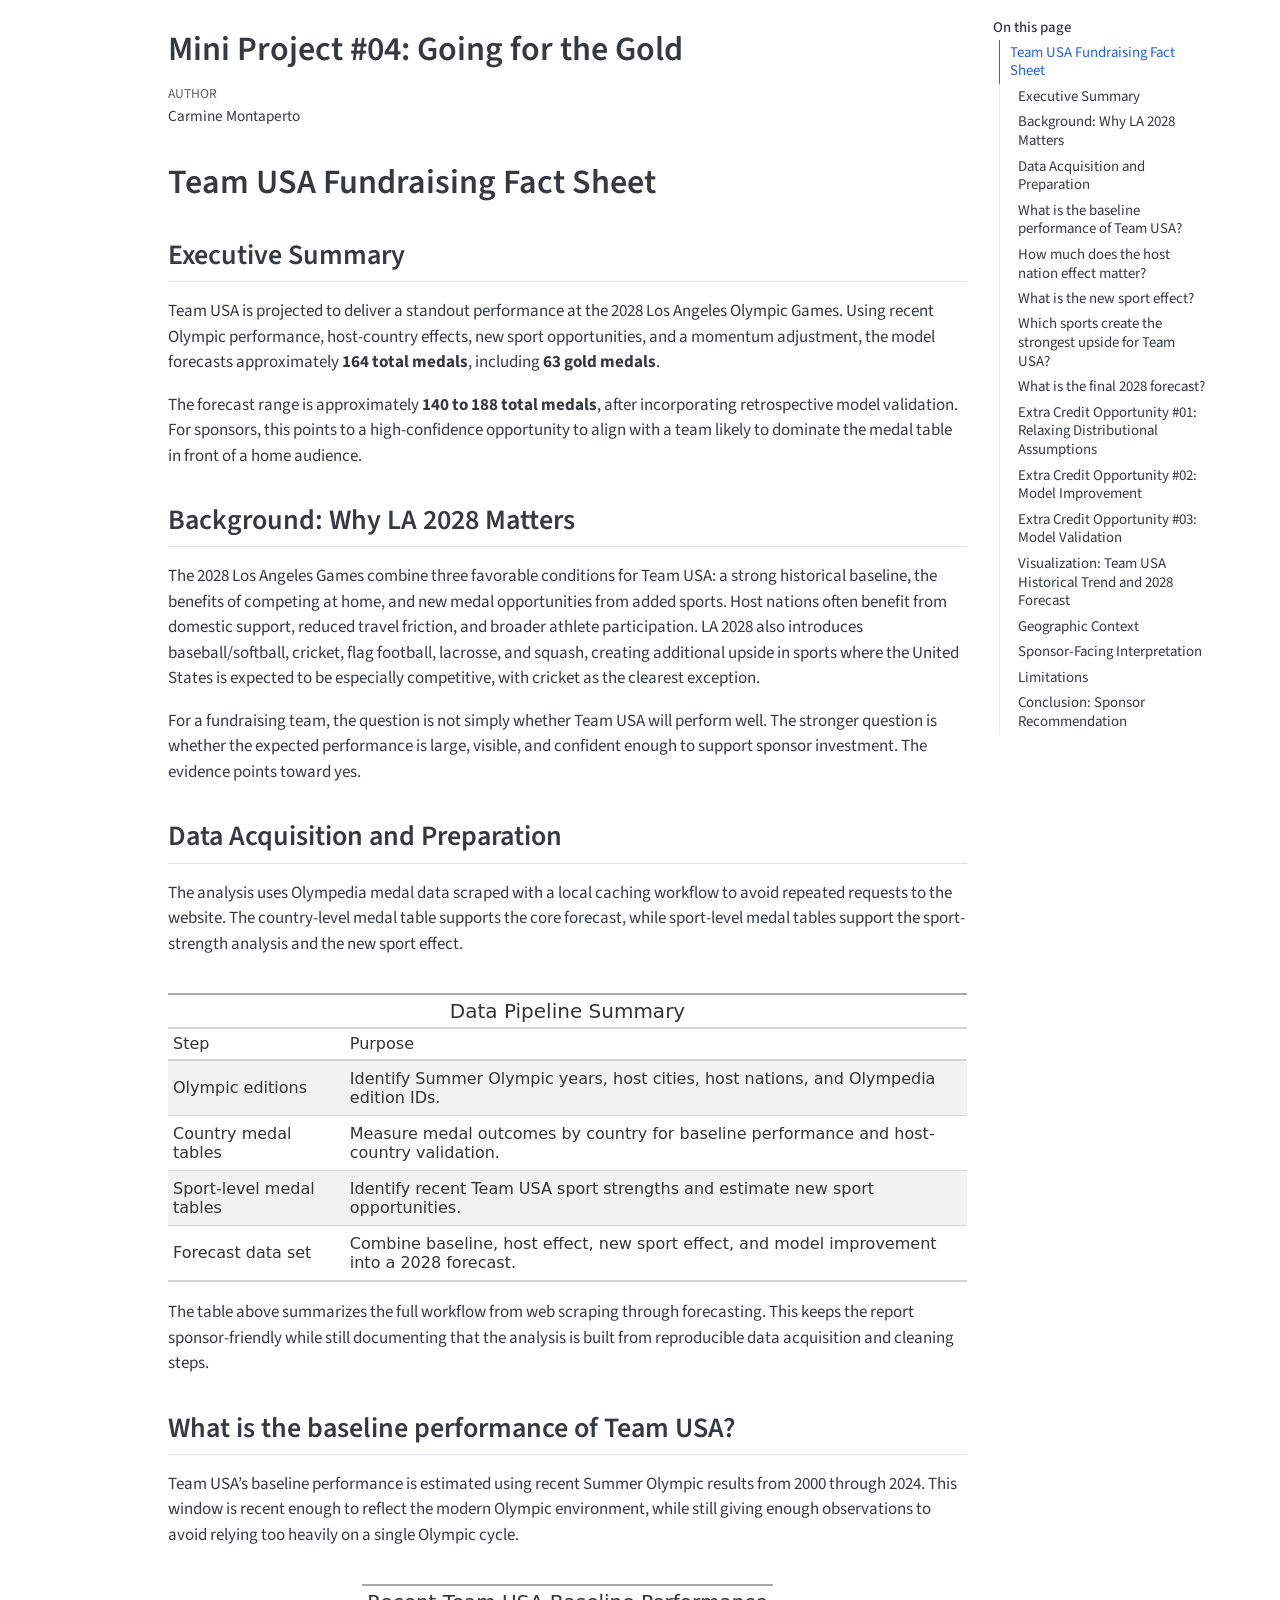
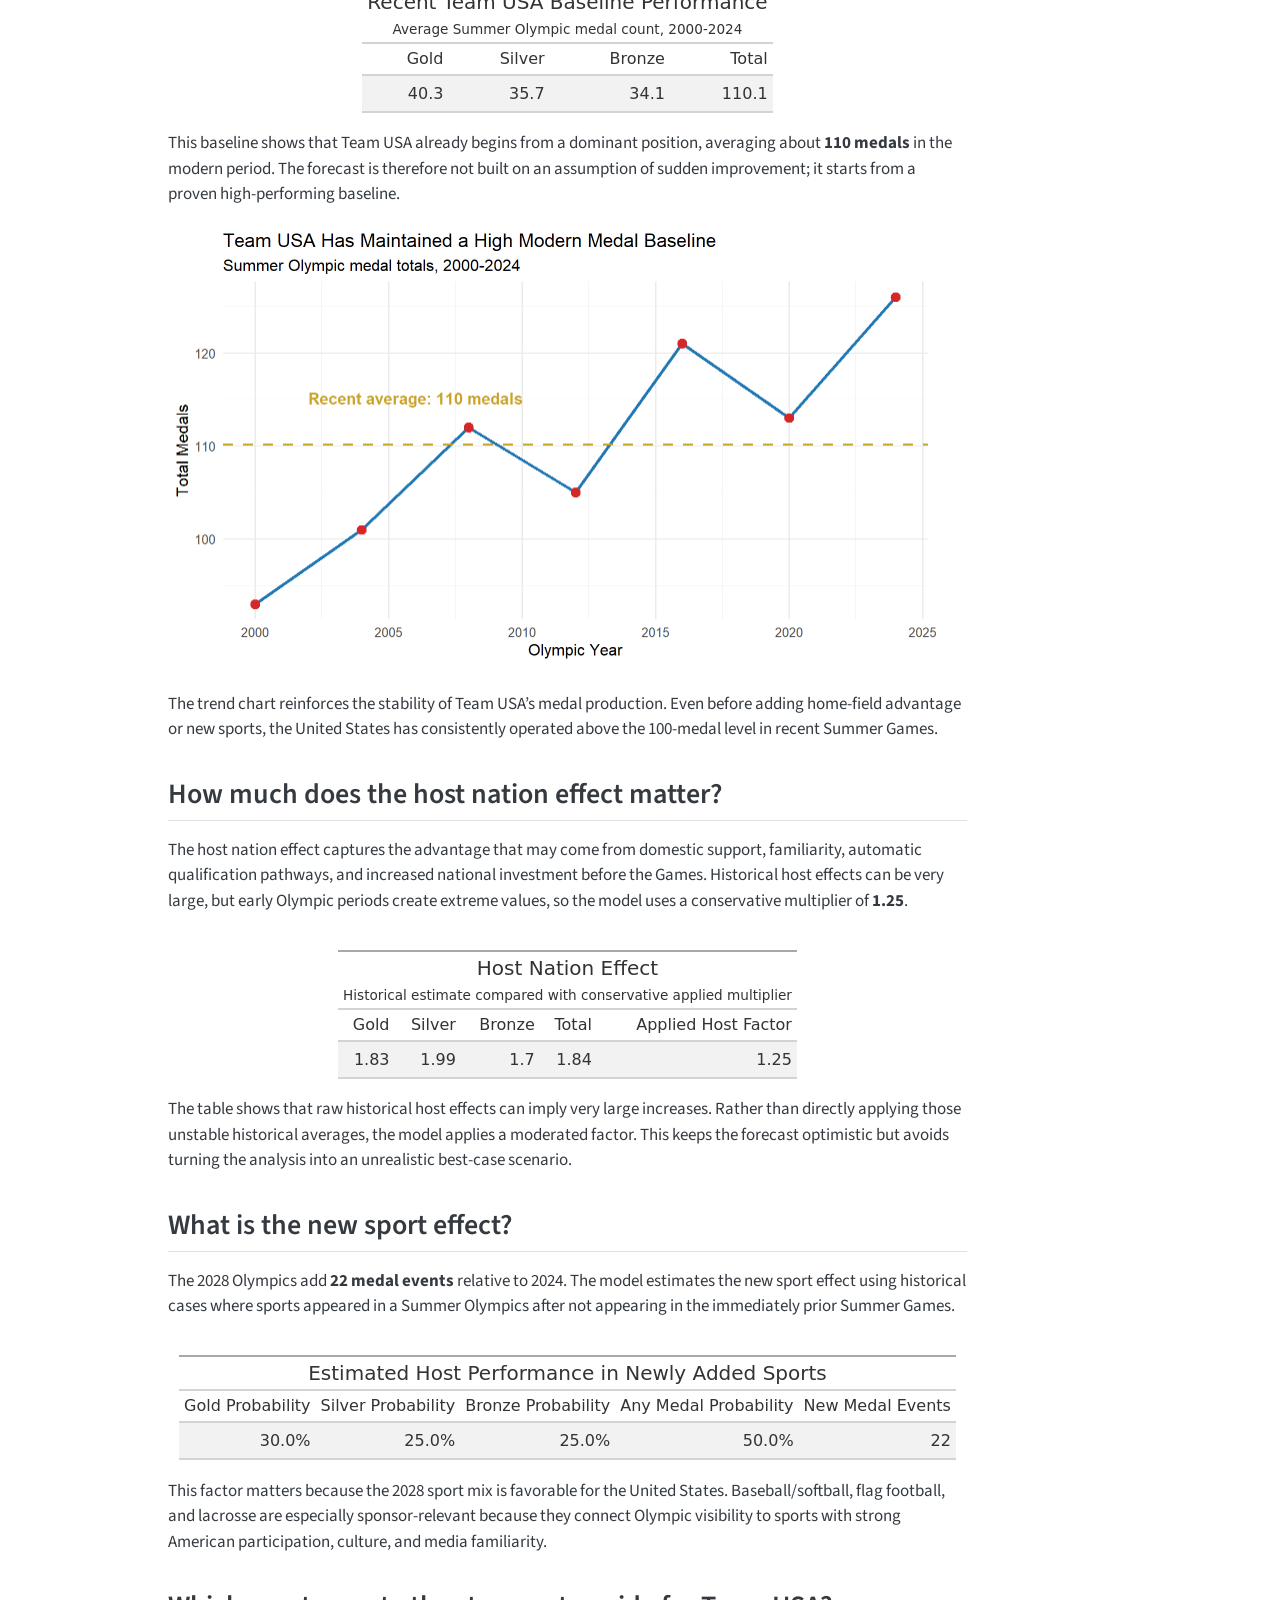
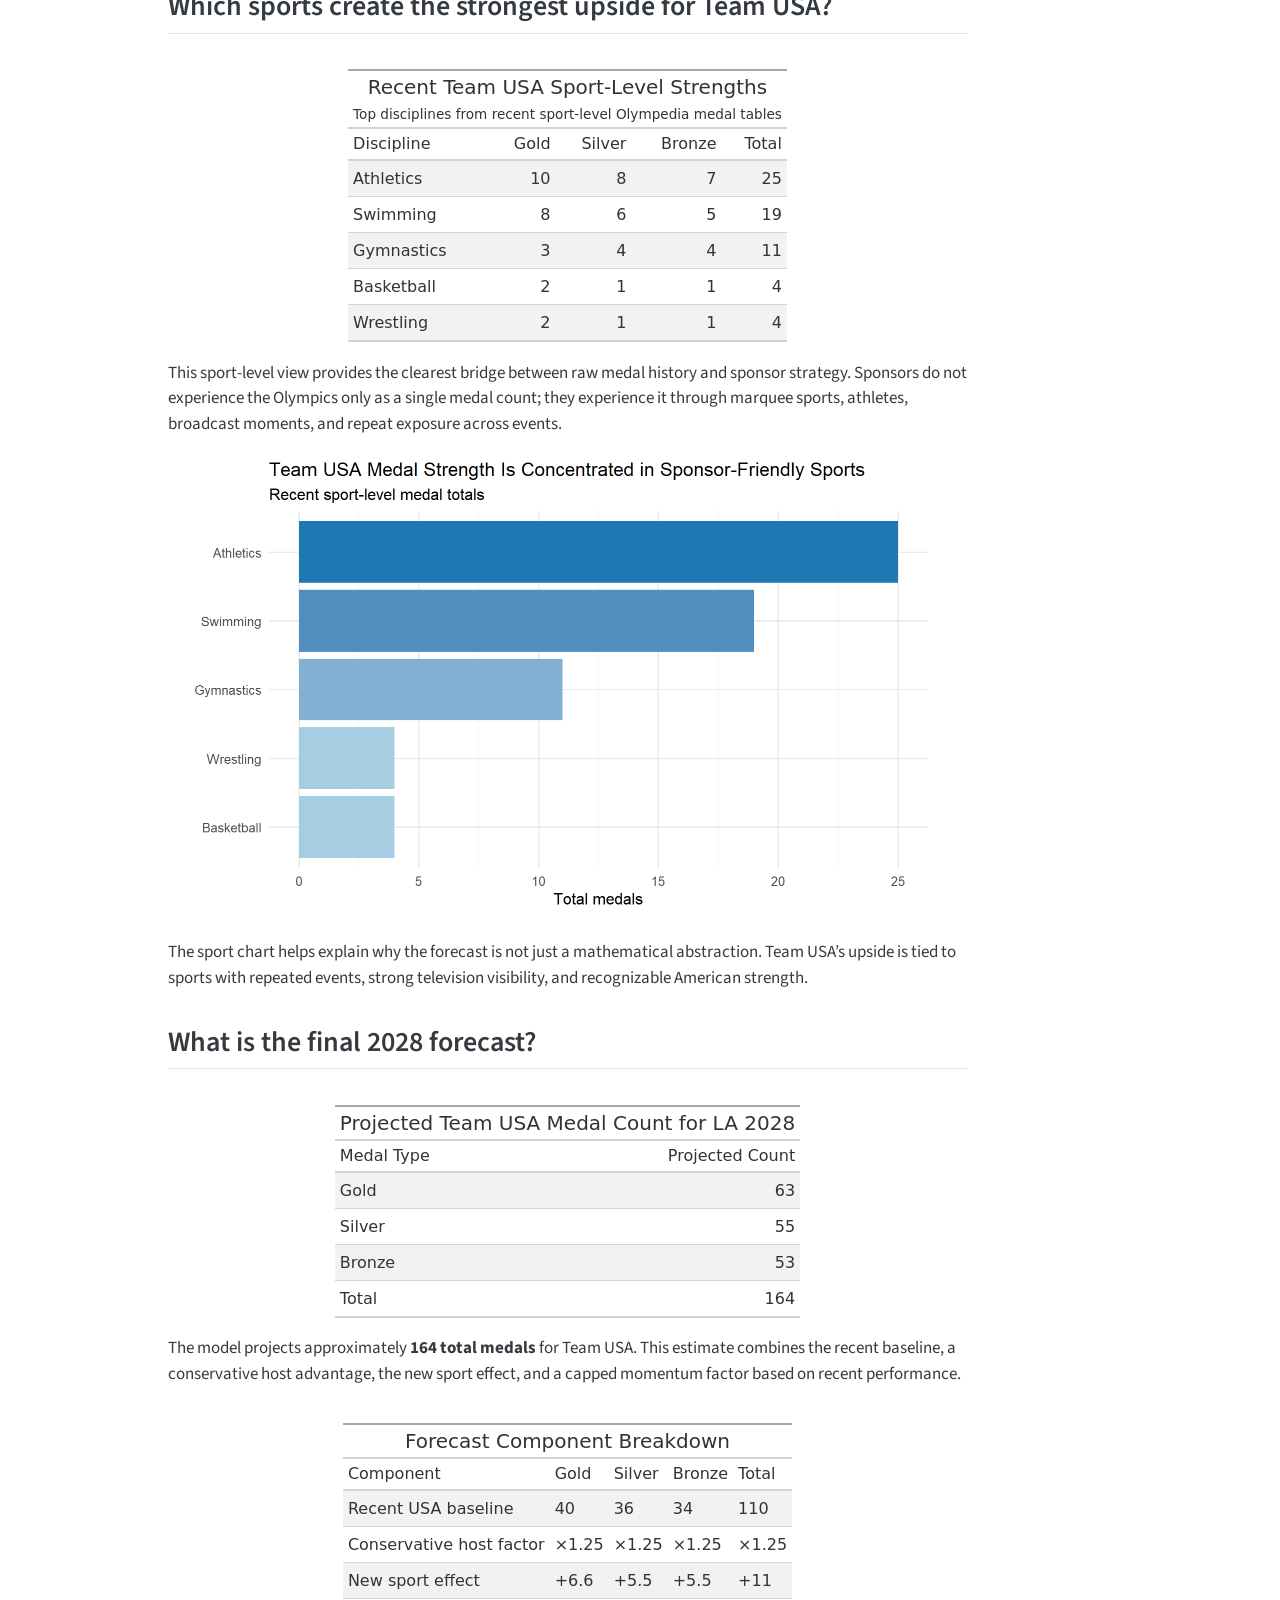
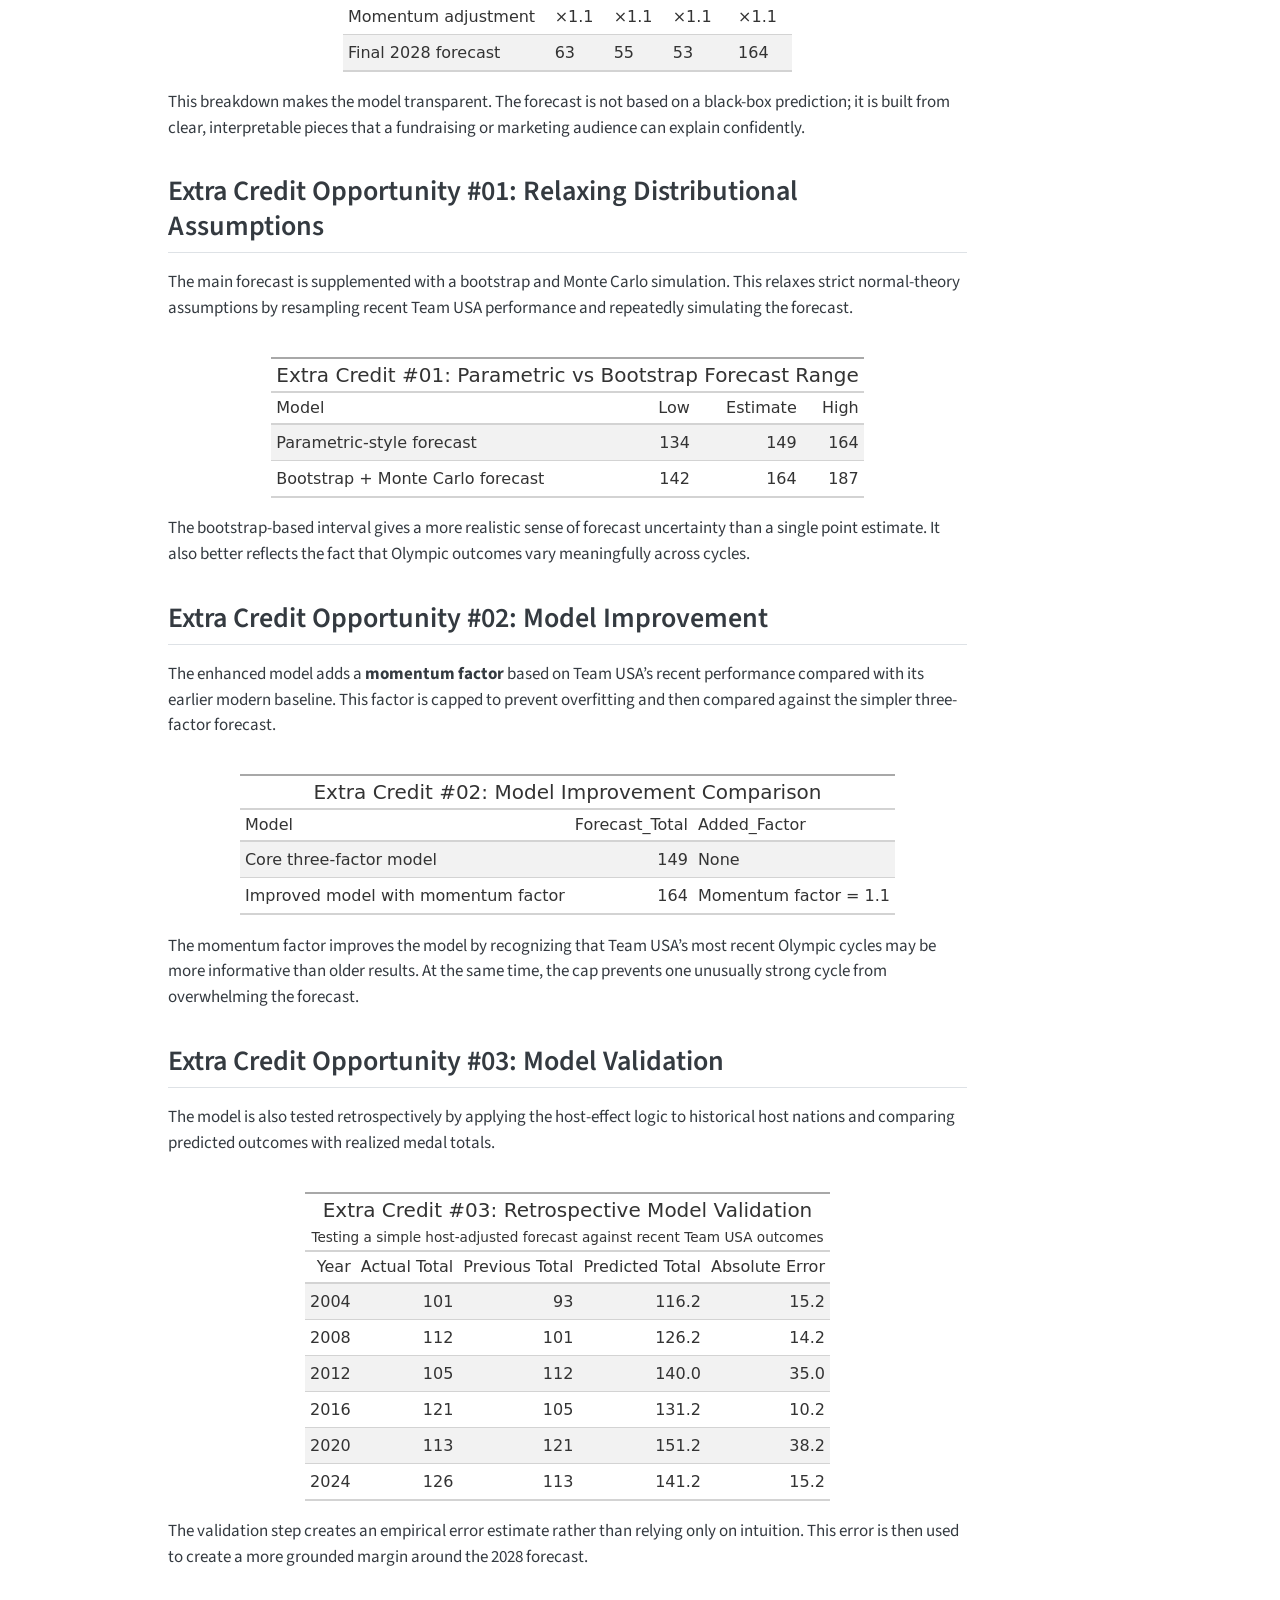
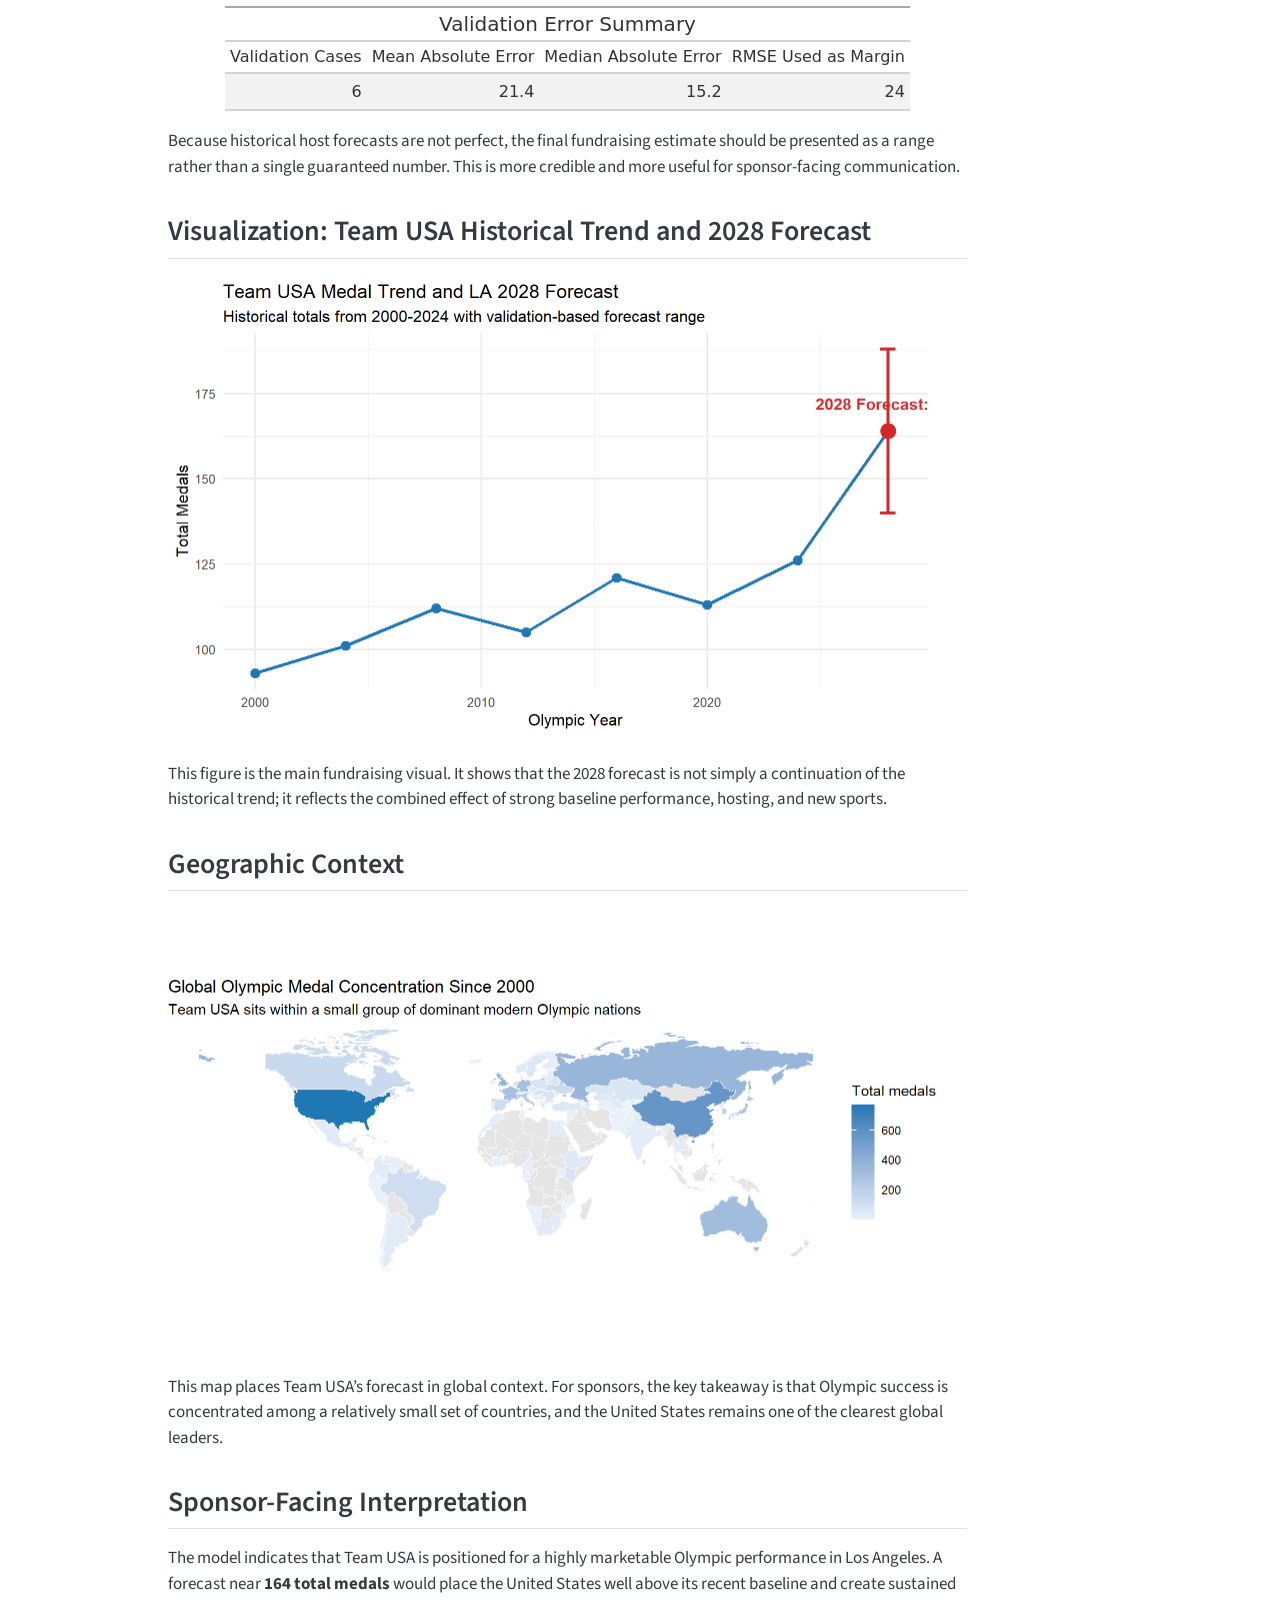
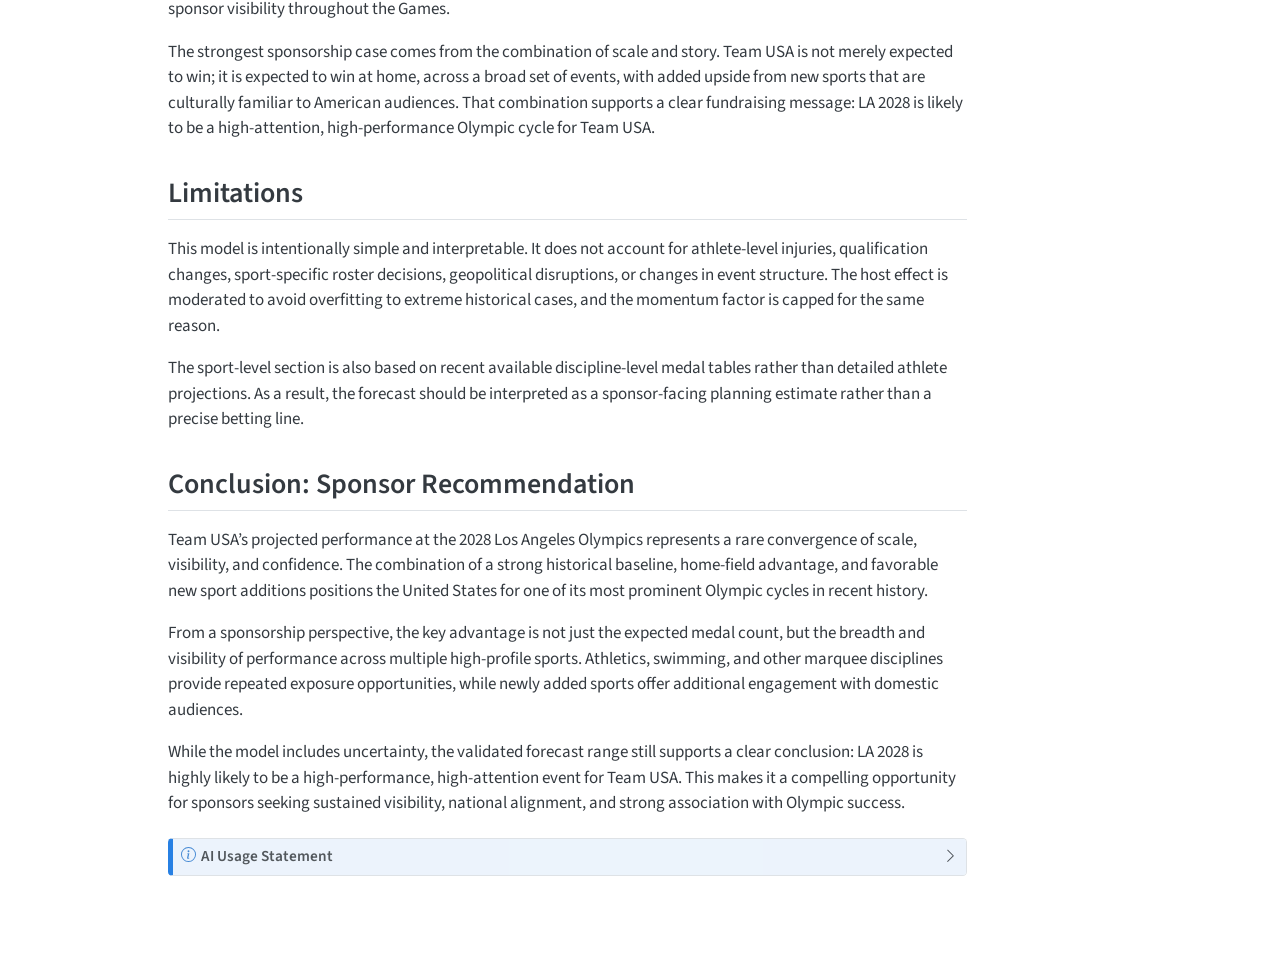
<file: docs/mp04.html>
<!DOCTYPE html>
<html xmlns="http://www.w3.org/1999/xhtml" lang="en" xml:lang="en"><head>

<meta charset="utf-8">
<meta name="generator" content="quarto-1.8.27">

<meta name="viewport" content="width=device-width, initial-scale=1.0, user-scalable=yes">

<meta name="author" content="Carmine Montaperto">

<title>Mini Project #04: Going for the Gold – STA 9750</title>
<style>
code{white-space: pre-wrap;}
span.smallcaps{font-variant: small-caps;}
div.columns{display: flex; gap: min(4vw, 1.5em);}
div.column{flex: auto; overflow-x: auto;}
div.hanging-indent{margin-left: 1.5em; text-indent: -1.5em;}
ul.task-list{list-style: none;}
ul.task-list li input[type="checkbox"] {
  width: 0.8em;
  margin: 0 0.8em 0.2em -1em; /* quarto-specific, see https://github.com/quarto-dev/quarto-cli/issues/4556 */ 
  vertical-align: middle;
}
</style>


<script src="site_libs/quarto-nav/quarto-nav.js"></script>
<script src="site_libs/clipboard/clipboard.min.js"></script>
<script src="site_libs/quarto-search/autocomplete.umd.js"></script>
<script src="site_libs/quarto-search/fuse.min.js"></script>
<script src="site_libs/quarto-search/quarto-search.js"></script>
<meta name="quarto:offset" content="./">
<script src="site_libs/quarto-html/quarto.js" type="module"></script>
<script src="site_libs/quarto-html/tabsets/tabsets.js" type="module"></script>
<script src="site_libs/quarto-html/axe/axe-check.js" type="module"></script>
<script src="site_libs/quarto-html/popper.min.js"></script>
<script src="site_libs/quarto-html/tippy.umd.min.js"></script>
<script src="site_libs/quarto-html/anchor.min.js"></script>
<link href="site_libs/quarto-html/tippy.css" rel="stylesheet">
<link href="site_libs/quarto-html/quarto-syntax-highlighting-ed96de9b727972fe78a7b5d16c58bf87.css" rel="stylesheet" id="quarto-text-highlighting-styles">
<script src="site_libs/bootstrap/bootstrap.min.js"></script>
<link href="site_libs/bootstrap/bootstrap-icons.css" rel="stylesheet">
<link href="site_libs/bootstrap/bootstrap-e31584831b205ffbb2d98406f31c2a5b.min.css" rel="stylesheet" append-hash="true" id="quarto-bootstrap" data-mode="light">
<script id="quarto-search-options" type="application/json">{
  "location": "sidebar",
  "copy-button": false,
  "collapse-after": 3,
  "panel-placement": "start",
  "type": "textbox",
  "limit": 50,
  "keyboard-shortcut": [
    "f",
    "/",
    "s"
  ],
  "show-item-context": false,
  "language": {
    "search-no-results-text": "No results",
    "search-matching-documents-text": "matching documents",
    "search-copy-link-title": "Copy link to search",
    "search-hide-matches-text": "Hide additional matches",
    "search-more-match-text": "more match in this document",
    "search-more-matches-text": "more matches in this document",
    "search-clear-button-title": "Clear",
    "search-text-placeholder": "",
    "search-detached-cancel-button-title": "Cancel",
    "search-submit-button-title": "Submit",
    "search-label": "Search"
  }
}</script>


</head>

<body class="quarto-light">

<div id="quarto-search-results"></div>
<!-- content -->
<div id="quarto-content" class="quarto-container page-columns page-rows-contents page-layout-article">
<!-- sidebar -->
<!-- margin-sidebar -->
    <div id="quarto-margin-sidebar" class="sidebar margin-sidebar">
        <nav id="TOC" role="doc-toc" class="toc-active">
    <h2 id="toc-title">On this page</h2>
   
  <ul>
  <li><a href="#team-usa-fundraising-fact-sheet" id="toc-team-usa-fundraising-fact-sheet" class="nav-link active" data-scroll-target="#team-usa-fundraising-fact-sheet">Team USA Fundraising Fact Sheet</a>
  <ul class="collapse">
  <li><a href="#executive-summary" id="toc-executive-summary" class="nav-link" data-scroll-target="#executive-summary">Executive Summary</a></li>
  <li><a href="#background-why-la-2028-matters" id="toc-background-why-la-2028-matters" class="nav-link" data-scroll-target="#background-why-la-2028-matters">Background: Why LA 2028 Matters</a></li>
  <li><a href="#data-acquisition-and-preparation" id="toc-data-acquisition-and-preparation" class="nav-link" data-scroll-target="#data-acquisition-and-preparation">Data Acquisition and Preparation</a></li>
  <li><a href="#what-is-the-baseline-performance-of-team-usa" id="toc-what-is-the-baseline-performance-of-team-usa" class="nav-link" data-scroll-target="#what-is-the-baseline-performance-of-team-usa">What is the baseline performance of Team USA?</a></li>
  <li><a href="#how-much-does-the-host-nation-effect-matter" id="toc-how-much-does-the-host-nation-effect-matter" class="nav-link" data-scroll-target="#how-much-does-the-host-nation-effect-matter">How much does the host nation effect matter?</a></li>
  <li><a href="#what-is-the-new-sport-effect" id="toc-what-is-the-new-sport-effect" class="nav-link" data-scroll-target="#what-is-the-new-sport-effect">What is the new sport effect?</a></li>
  <li><a href="#which-sports-create-the-strongest-upside-for-team-usa" id="toc-which-sports-create-the-strongest-upside-for-team-usa" class="nav-link" data-scroll-target="#which-sports-create-the-strongest-upside-for-team-usa">Which sports create the strongest upside for Team USA?</a></li>
  <li><a href="#what-is-the-final-2028-forecast" id="toc-what-is-the-final-2028-forecast" class="nav-link" data-scroll-target="#what-is-the-final-2028-forecast">What is the final 2028 forecast?</a></li>
  <li><a href="#extra-credit-opportunity-01-relaxing-distributional-assumptions" id="toc-extra-credit-opportunity-01-relaxing-distributional-assumptions" class="nav-link" data-scroll-target="#extra-credit-opportunity-01-relaxing-distributional-assumptions">Extra Credit Opportunity #01: Relaxing Distributional Assumptions</a></li>
  <li><a href="#extra-credit-opportunity-02-model-improvement" id="toc-extra-credit-opportunity-02-model-improvement" class="nav-link" data-scroll-target="#extra-credit-opportunity-02-model-improvement">Extra Credit Opportunity #02: Model Improvement</a></li>
  <li><a href="#extra-credit-opportunity-03-model-validation" id="toc-extra-credit-opportunity-03-model-validation" class="nav-link" data-scroll-target="#extra-credit-opportunity-03-model-validation">Extra Credit Opportunity #03: Model Validation</a></li>
  <li><a href="#visualization-team-usa-historical-trend-and-2028-forecast" id="toc-visualization-team-usa-historical-trend-and-2028-forecast" class="nav-link" data-scroll-target="#visualization-team-usa-historical-trend-and-2028-forecast">Visualization: Team USA Historical Trend and 2028 Forecast</a></li>
  <li><a href="#geographic-context" id="toc-geographic-context" class="nav-link" data-scroll-target="#geographic-context">Geographic Context</a></li>
  <li><a href="#sponsor-facing-interpretation" id="toc-sponsor-facing-interpretation" class="nav-link" data-scroll-target="#sponsor-facing-interpretation">Sponsor-Facing Interpretation</a></li>
  <li><a href="#limitations" id="toc-limitations" class="nav-link" data-scroll-target="#limitations">Limitations</a></li>
  <li><a href="#conclusion-sponsor-recommendation" id="toc-conclusion-sponsor-recommendation" class="nav-link" data-scroll-target="#conclusion-sponsor-recommendation">Conclusion: Sponsor Recommendation</a></li>
  </ul></li>
  </ul>
</nav>
    </div>
<!-- main -->
<main class="content" id="quarto-document-content">

<header id="title-block-header" class="quarto-title-block default">
<div class="quarto-title">
<h1 class="title">Mini Project #04: Going for the Gold</h1>
</div>



<div class="quarto-title-meta">

    <div>
    <div class="quarto-title-meta-heading">Author</div>
    <div class="quarto-title-meta-contents">
             <p>Carmine Montaperto </p>
          </div>
  </div>
    
  
    
  </div>
  


</header>


<section id="team-usa-fundraising-fact-sheet" class="level1">
<h1>Team USA Fundraising Fact Sheet</h1>
<section id="executive-summary" class="level2">
<h2 class="anchored" data-anchor-id="executive-summary">Executive Summary</h2>
<p>Team USA is projected to deliver a standout performance at the 2028 Los Angeles Olympic Games. Using recent Olympic performance, host-country effects, new sport opportunities, and a momentum adjustment, the model forecasts approximately <strong>164 total medals</strong>, including <strong>63 gold medals</strong>.</p>
<p>The forecast range is approximately <strong>140 to 188 total medals</strong>, after incorporating retrospective model validation. For sponsors, this points to a high-confidence opportunity to align with a team likely to dominate the medal table in front of a home audience.</p>
</section>
<section id="background-why-la-2028-matters" class="level2">
<h2 class="anchored" data-anchor-id="background-why-la-2028-matters">Background: Why LA 2028 Matters</h2>
<p>The 2028 Los Angeles Games combine three favorable conditions for Team USA: a strong historical baseline, the benefits of competing at home, and new medal opportunities from added sports. Host nations often benefit from domestic support, reduced travel friction, and broader athlete participation. LA 2028 also introduces baseball/softball, cricket, flag football, lacrosse, and squash, creating additional upside in sports where the United States is expected to be especially competitive, with cricket as the clearest exception.</p>
<p>For a fundraising team, the question is not simply whether Team USA will perform well. The stronger question is whether the expected performance is large, visible, and confident enough to support sponsor investment. The evidence points toward yes.</p>
</section>
<section id="data-acquisition-and-preparation" class="level2">
<h2 class="anchored" data-anchor-id="data-acquisition-and-preparation">Data Acquisition and Preparation</h2>
<p>The analysis uses Olympedia medal data scraped with a local caching workflow to avoid repeated requests to the website. The country-level medal table supports the core forecast, while sport-level medal tables support the sport-strength analysis and the new sport effect.</p>
<div class="cell">
<div class="cell-output-display">
<div id="hbtfzevgxv" style="padding-left:0px;padding-right:0px;padding-top:10px;padding-bottom:10px;overflow-x:auto;overflow-y:auto;width:auto;height:auto;">
<style>#hbtfzevgxv table {
  font-family: system-ui, 'Segoe UI', Roboto, Helvetica, Arial, sans-serif, 'Apple Color Emoji', 'Segoe UI Emoji', 'Segoe UI Symbol', 'Noto Color Emoji';
  -webkit-font-smoothing: antialiased;
  -moz-osx-font-smoothing: grayscale;
}

#hbtfzevgxv thead, #hbtfzevgxv tbody, #hbtfzevgxv tfoot, #hbtfzevgxv tr, #hbtfzevgxv td, #hbtfzevgxv th {
  border-style: none;
}

#hbtfzevgxv p {
  margin: 0;
  padding: 0;
}

#hbtfzevgxv .gt_table {
  display: table;
  border-collapse: collapse;
  line-height: normal;
  margin-left: auto;
  margin-right: auto;
  color: #333333;
  font-size: 16px;
  font-weight: normal;
  font-style: normal;
  background-color: #FFFFFF;
  width: auto;
  border-top-style: solid;
  border-top-width: 2px;
  border-top-color: #A8A8A8;
  border-right-style: none;
  border-right-width: 2px;
  border-right-color: #D3D3D3;
  border-bottom-style: solid;
  border-bottom-width: 2px;
  border-bottom-color: #A8A8A8;
  border-left-style: none;
  border-left-width: 2px;
  border-left-color: #D3D3D3;
}

#hbtfzevgxv .gt_caption {
  padding-top: 4px;
  padding-bottom: 4px;
}

#hbtfzevgxv .gt_title {
  color: #333333;
  font-size: 125%;
  font-weight: initial;
  padding-top: 4px;
  padding-bottom: 4px;
  padding-left: 5px;
  padding-right: 5px;
  border-bottom-color: #FFFFFF;
  border-bottom-width: 0;
}

#hbtfzevgxv .gt_subtitle {
  color: #333333;
  font-size: 85%;
  font-weight: initial;
  padding-top: 3px;
  padding-bottom: 5px;
  padding-left: 5px;
  padding-right: 5px;
  border-top-color: #FFFFFF;
  border-top-width: 0;
}

#hbtfzevgxv .gt_heading {
  background-color: #FFFFFF;
  text-align: center;
  border-bottom-color: #FFFFFF;
  border-left-style: none;
  border-left-width: 1px;
  border-left-color: #D3D3D3;
  border-right-style: none;
  border-right-width: 1px;
  border-right-color: #D3D3D3;
}

#hbtfzevgxv .gt_bottom_border {
  border-bottom-style: solid;
  border-bottom-width: 2px;
  border-bottom-color: #D3D3D3;
}

#hbtfzevgxv .gt_col_headings {
  border-top-style: solid;
  border-top-width: 2px;
  border-top-color: #D3D3D3;
  border-bottom-style: solid;
  border-bottom-width: 2px;
  border-bottom-color: #D3D3D3;
  border-left-style: none;
  border-left-width: 1px;
  border-left-color: #D3D3D3;
  border-right-style: none;
  border-right-width: 1px;
  border-right-color: #D3D3D3;
}

#hbtfzevgxv .gt_col_heading {
  color: #333333;
  background-color: #FFFFFF;
  font-size: 100%;
  font-weight: normal;
  text-transform: inherit;
  border-left-style: none;
  border-left-width: 1px;
  border-left-color: #D3D3D3;
  border-right-style: none;
  border-right-width: 1px;
  border-right-color: #D3D3D3;
  vertical-align: bottom;
  padding-top: 5px;
  padding-bottom: 6px;
  padding-left: 5px;
  padding-right: 5px;
  overflow-x: hidden;
}

#hbtfzevgxv .gt_column_spanner_outer {
  color: #333333;
  background-color: #FFFFFF;
  font-size: 100%;
  font-weight: normal;
  text-transform: inherit;
  padding-top: 0;
  padding-bottom: 0;
  padding-left: 4px;
  padding-right: 4px;
}

#hbtfzevgxv .gt_column_spanner_outer:first-child {
  padding-left: 0;
}

#hbtfzevgxv .gt_column_spanner_outer:last-child {
  padding-right: 0;
}

#hbtfzevgxv .gt_column_spanner {
  border-bottom-style: solid;
  border-bottom-width: 2px;
  border-bottom-color: #D3D3D3;
  vertical-align: bottom;
  padding-top: 5px;
  padding-bottom: 5px;
  overflow-x: hidden;
  display: inline-block;
  width: 100%;
}

#hbtfzevgxv .gt_spanner_row {
  border-bottom-style: hidden;
}

#hbtfzevgxv .gt_group_heading {
  padding-top: 8px;
  padding-bottom: 8px;
  padding-left: 5px;
  padding-right: 5px;
  color: #333333;
  background-color: #FFFFFF;
  font-size: 100%;
  font-weight: initial;
  text-transform: inherit;
  border-top-style: solid;
  border-top-width: 2px;
  border-top-color: #D3D3D3;
  border-bottom-style: solid;
  border-bottom-width: 2px;
  border-bottom-color: #D3D3D3;
  border-left-style: none;
  border-left-width: 1px;
  border-left-color: #D3D3D3;
  border-right-style: none;
  border-right-width: 1px;
  border-right-color: #D3D3D3;
  vertical-align: middle;
  text-align: left;
}

#hbtfzevgxv .gt_empty_group_heading {
  padding: 0.5px;
  color: #333333;
  background-color: #FFFFFF;
  font-size: 100%;
  font-weight: initial;
  border-top-style: solid;
  border-top-width: 2px;
  border-top-color: #D3D3D3;
  border-bottom-style: solid;
  border-bottom-width: 2px;
  border-bottom-color: #D3D3D3;
  vertical-align: middle;
}

#hbtfzevgxv .gt_from_md > :first-child {
  margin-top: 0;
}

#hbtfzevgxv .gt_from_md > :last-child {
  margin-bottom: 0;
}

#hbtfzevgxv .gt_row {
  padding-top: 8px;
  padding-bottom: 8px;
  padding-left: 5px;
  padding-right: 5px;
  margin: 10px;
  border-top-style: solid;
  border-top-width: 1px;
  border-top-color: #D3D3D3;
  border-left-style: none;
  border-left-width: 1px;
  border-left-color: #D3D3D3;
  border-right-style: none;
  border-right-width: 1px;
  border-right-color: #D3D3D3;
  vertical-align: middle;
  overflow-x: hidden;
}

#hbtfzevgxv .gt_stub {
  color: #333333;
  background-color: #FFFFFF;
  font-size: 100%;
  font-weight: initial;
  text-transform: inherit;
  border-right-style: solid;
  border-right-width: 2px;
  border-right-color: #D3D3D3;
  padding-left: 5px;
  padding-right: 5px;
}

#hbtfzevgxv .gt_stub_row_group {
  color: #333333;
  background-color: #FFFFFF;
  font-size: 100%;
  font-weight: initial;
  text-transform: inherit;
  border-right-style: solid;
  border-right-width: 2px;
  border-right-color: #D3D3D3;
  padding-left: 5px;
  padding-right: 5px;
  vertical-align: top;
}

#hbtfzevgxv .gt_row_group_first td {
  border-top-width: 2px;
}

#hbtfzevgxv .gt_row_group_first th {
  border-top-width: 2px;
}

#hbtfzevgxv .gt_summary_row {
  color: #333333;
  background-color: #FFFFFF;
  text-transform: inherit;
  padding-top: 8px;
  padding-bottom: 8px;
  padding-left: 5px;
  padding-right: 5px;
}

#hbtfzevgxv .gt_first_summary_row {
  border-top-style: solid;
  border-top-color: #D3D3D3;
}

#hbtfzevgxv .gt_first_summary_row.thick {
  border-top-width: 2px;
}

#hbtfzevgxv .gt_last_summary_row {
  padding-top: 8px;
  padding-bottom: 8px;
  padding-left: 5px;
  padding-right: 5px;
  border-bottom-style: solid;
  border-bottom-width: 2px;
  border-bottom-color: #D3D3D3;
}

#hbtfzevgxv .gt_grand_summary_row {
  color: #333333;
  background-color: #FFFFFF;
  text-transform: inherit;
  padding-top: 8px;
  padding-bottom: 8px;
  padding-left: 5px;
  padding-right: 5px;
}

#hbtfzevgxv .gt_first_grand_summary_row {
  padding-top: 8px;
  padding-bottom: 8px;
  padding-left: 5px;
  padding-right: 5px;
  border-top-style: double;
  border-top-width: 6px;
  border-top-color: #D3D3D3;
}

#hbtfzevgxv .gt_last_grand_summary_row_top {
  padding-top: 8px;
  padding-bottom: 8px;
  padding-left: 5px;
  padding-right: 5px;
  border-bottom-style: double;
  border-bottom-width: 6px;
  border-bottom-color: #D3D3D3;
}

#hbtfzevgxv .gt_striped {
  background-color: rgba(128, 128, 128, 0.05);
}

#hbtfzevgxv .gt_table_body {
  border-top-style: solid;
  border-top-width: 2px;
  border-top-color: #D3D3D3;
  border-bottom-style: solid;
  border-bottom-width: 2px;
  border-bottom-color: #D3D3D3;
}

#hbtfzevgxv .gt_footnotes {
  color: #333333;
  background-color: #FFFFFF;
  border-bottom-style: none;
  border-bottom-width: 2px;
  border-bottom-color: #D3D3D3;
  border-left-style: none;
  border-left-width: 2px;
  border-left-color: #D3D3D3;
  border-right-style: none;
  border-right-width: 2px;
  border-right-color: #D3D3D3;
}

#hbtfzevgxv .gt_footnote {
  margin: 0px;
  font-size: 90%;
  padding-top: 4px;
  padding-bottom: 4px;
  padding-left: 5px;
  padding-right: 5px;
}

#hbtfzevgxv .gt_sourcenotes {
  color: #333333;
  background-color: #FFFFFF;
  border-bottom-style: none;
  border-bottom-width: 2px;
  border-bottom-color: #D3D3D3;
  border-left-style: none;
  border-left-width: 2px;
  border-left-color: #D3D3D3;
  border-right-style: none;
  border-right-width: 2px;
  border-right-color: #D3D3D3;
}

#hbtfzevgxv .gt_sourcenote {
  font-size: 90%;
  padding-top: 4px;
  padding-bottom: 4px;
  padding-left: 5px;
  padding-right: 5px;
}

#hbtfzevgxv .gt_left {
  text-align: left;
}

#hbtfzevgxv .gt_center {
  text-align: center;
}

#hbtfzevgxv .gt_right {
  text-align: right;
  font-variant-numeric: tabular-nums;
}

#hbtfzevgxv .gt_font_normal {
  font-weight: normal;
}

#hbtfzevgxv .gt_font_bold {
  font-weight: bold;
}

#hbtfzevgxv .gt_font_italic {
  font-style: italic;
}

#hbtfzevgxv .gt_super {
  font-size: 65%;
}

#hbtfzevgxv .gt_footnote_marks {
  font-size: 75%;
  vertical-align: 0.4em;
  position: initial;
}

#hbtfzevgxv .gt_asterisk {
  font-size: 100%;
  vertical-align: 0;
}

#hbtfzevgxv .gt_indent_1 {
  text-indent: 5px;
}

#hbtfzevgxv .gt_indent_2 {
  text-indent: 10px;
}

#hbtfzevgxv .gt_indent_3 {
  text-indent: 15px;
}

#hbtfzevgxv .gt_indent_4 {
  text-indent: 20px;
}

#hbtfzevgxv .gt_indent_5 {
  text-indent: 25px;
}

#hbtfzevgxv .katex-display {
  display: inline-flex !important;
  margin-bottom: 0.75em !important;
}

#hbtfzevgxv div.Reactable > div.rt-table > div.rt-thead > div.rt-tr.rt-tr-group-header > div.rt-th-group:after {
  height: 0px !important;
}
</style>

<table class="gt_table caption-top table table-sm table-striped small" data-quarto-bootstrap="false">
<thead>
<tr class="gt_heading header">
<td colspan="2" class="gt_heading gt_title gt_font_normal gt_bottom_border">Data Pipeline Summary</td>
</tr>
<tr class="gt_col_headings even">
<th id="Step" class="gt_col_heading gt_columns_bottom_border gt_left" data-quarto-table-cell-role="th" scope="col">Step</th>
<th id="Purpose" class="gt_col_heading gt_columns_bottom_border gt_left" data-quarto-table-cell-role="th" scope="col">Purpose</th>
</tr>
</thead>
<tbody class="gt_table_body">
<tr class="odd">
<td class="gt_row gt_left" headers="Step">Olympic editions</td>
<td class="gt_row gt_left" headers="Purpose">Identify Summer Olympic years, host cities, host nations, and Olympedia edition IDs.</td>
</tr>
<tr class="even">
<td class="gt_row gt_left" headers="Step">Country medal tables</td>
<td class="gt_row gt_left" headers="Purpose">Measure medal outcomes by country for baseline performance and host-country validation.</td>
</tr>
<tr class="odd">
<td class="gt_row gt_left" headers="Step">Sport-level medal tables</td>
<td class="gt_row gt_left" headers="Purpose">Identify recent Team USA sport strengths and estimate new sport opportunities.</td>
</tr>
<tr class="even">
<td class="gt_row gt_left" headers="Step">Forecast data set</td>
<td class="gt_row gt_left" headers="Purpose">Combine baseline, host effect, new sport effect, and model improvement into a 2028 forecast.</td>
</tr>
</tbody>
</table>

</div>
</div>
</div>
<p>The table above summarizes the full workflow from web scraping through forecasting. This keeps the report sponsor-friendly while still documenting that the analysis is built from reproducible data acquisition and cleaning steps.</p>
</section>
<section id="what-is-the-baseline-performance-of-team-usa" class="level2">
<h2 class="anchored" data-anchor-id="what-is-the-baseline-performance-of-team-usa">What is the baseline performance of Team USA?</h2>
<p>Team USA’s baseline performance is estimated using recent Summer Olympic results from 2000 through 2024. This window is recent enough to reflect the modern Olympic environment, while still giving enough observations to avoid relying too heavily on a single Olympic cycle.</p>
<div class="cell">
<div class="cell-output-display">
<div id="yyykswmyao" style="padding-left:0px;padding-right:0px;padding-top:10px;padding-bottom:10px;overflow-x:auto;overflow-y:auto;width:auto;height:auto;">
<style>#yyykswmyao table {
  font-family: system-ui, 'Segoe UI', Roboto, Helvetica, Arial, sans-serif, 'Apple Color Emoji', 'Segoe UI Emoji', 'Segoe UI Symbol', 'Noto Color Emoji';
  -webkit-font-smoothing: antialiased;
  -moz-osx-font-smoothing: grayscale;
}

#yyykswmyao thead, #yyykswmyao tbody, #yyykswmyao tfoot, #yyykswmyao tr, #yyykswmyao td, #yyykswmyao th {
  border-style: none;
}

#yyykswmyao p {
  margin: 0;
  padding: 0;
}

#yyykswmyao .gt_table {
  display: table;
  border-collapse: collapse;
  line-height: normal;
  margin-left: auto;
  margin-right: auto;
  color: #333333;
  font-size: 16px;
  font-weight: normal;
  font-style: normal;
  background-color: #FFFFFF;
  width: auto;
  border-top-style: solid;
  border-top-width: 2px;
  border-top-color: #A8A8A8;
  border-right-style: none;
  border-right-width: 2px;
  border-right-color: #D3D3D3;
  border-bottom-style: solid;
  border-bottom-width: 2px;
  border-bottom-color: #A8A8A8;
  border-left-style: none;
  border-left-width: 2px;
  border-left-color: #D3D3D3;
}

#yyykswmyao .gt_caption {
  padding-top: 4px;
  padding-bottom: 4px;
}

#yyykswmyao .gt_title {
  color: #333333;
  font-size: 125%;
  font-weight: initial;
  padding-top: 4px;
  padding-bottom: 4px;
  padding-left: 5px;
  padding-right: 5px;
  border-bottom-color: #FFFFFF;
  border-bottom-width: 0;
}

#yyykswmyao .gt_subtitle {
  color: #333333;
  font-size: 85%;
  font-weight: initial;
  padding-top: 3px;
  padding-bottom: 5px;
  padding-left: 5px;
  padding-right: 5px;
  border-top-color: #FFFFFF;
  border-top-width: 0;
}

#yyykswmyao .gt_heading {
  background-color: #FFFFFF;
  text-align: center;
  border-bottom-color: #FFFFFF;
  border-left-style: none;
  border-left-width: 1px;
  border-left-color: #D3D3D3;
  border-right-style: none;
  border-right-width: 1px;
  border-right-color: #D3D3D3;
}

#yyykswmyao .gt_bottom_border {
  border-bottom-style: solid;
  border-bottom-width: 2px;
  border-bottom-color: #D3D3D3;
}

#yyykswmyao .gt_col_headings {
  border-top-style: solid;
  border-top-width: 2px;
  border-top-color: #D3D3D3;
  border-bottom-style: solid;
  border-bottom-width: 2px;
  border-bottom-color: #D3D3D3;
  border-left-style: none;
  border-left-width: 1px;
  border-left-color: #D3D3D3;
  border-right-style: none;
  border-right-width: 1px;
  border-right-color: #D3D3D3;
}

#yyykswmyao .gt_col_heading {
  color: #333333;
  background-color: #FFFFFF;
  font-size: 100%;
  font-weight: normal;
  text-transform: inherit;
  border-left-style: none;
  border-left-width: 1px;
  border-left-color: #D3D3D3;
  border-right-style: none;
  border-right-width: 1px;
  border-right-color: #D3D3D3;
  vertical-align: bottom;
  padding-top: 5px;
  padding-bottom: 6px;
  padding-left: 5px;
  padding-right: 5px;
  overflow-x: hidden;
}

#yyykswmyao .gt_column_spanner_outer {
  color: #333333;
  background-color: #FFFFFF;
  font-size: 100%;
  font-weight: normal;
  text-transform: inherit;
  padding-top: 0;
  padding-bottom: 0;
  padding-left: 4px;
  padding-right: 4px;
}

#yyykswmyao .gt_column_spanner_outer:first-child {
  padding-left: 0;
}

#yyykswmyao .gt_column_spanner_outer:last-child {
  padding-right: 0;
}

#yyykswmyao .gt_column_spanner {
  border-bottom-style: solid;
  border-bottom-width: 2px;
  border-bottom-color: #D3D3D3;
  vertical-align: bottom;
  padding-top: 5px;
  padding-bottom: 5px;
  overflow-x: hidden;
  display: inline-block;
  width: 100%;
}

#yyykswmyao .gt_spanner_row {
  border-bottom-style: hidden;
}

#yyykswmyao .gt_group_heading {
  padding-top: 8px;
  padding-bottom: 8px;
  padding-left: 5px;
  padding-right: 5px;
  color: #333333;
  background-color: #FFFFFF;
  font-size: 100%;
  font-weight: initial;
  text-transform: inherit;
  border-top-style: solid;
  border-top-width: 2px;
  border-top-color: #D3D3D3;
  border-bottom-style: solid;
  border-bottom-width: 2px;
  border-bottom-color: #D3D3D3;
  border-left-style: none;
  border-left-width: 1px;
  border-left-color: #D3D3D3;
  border-right-style: none;
  border-right-width: 1px;
  border-right-color: #D3D3D3;
  vertical-align: middle;
  text-align: left;
}

#yyykswmyao .gt_empty_group_heading {
  padding: 0.5px;
  color: #333333;
  background-color: #FFFFFF;
  font-size: 100%;
  font-weight: initial;
  border-top-style: solid;
  border-top-width: 2px;
  border-top-color: #D3D3D3;
  border-bottom-style: solid;
  border-bottom-width: 2px;
  border-bottom-color: #D3D3D3;
  vertical-align: middle;
}

#yyykswmyao .gt_from_md > :first-child {
  margin-top: 0;
}

#yyykswmyao .gt_from_md > :last-child {
  margin-bottom: 0;
}

#yyykswmyao .gt_row {
  padding-top: 8px;
  padding-bottom: 8px;
  padding-left: 5px;
  padding-right: 5px;
  margin: 10px;
  border-top-style: solid;
  border-top-width: 1px;
  border-top-color: #D3D3D3;
  border-left-style: none;
  border-left-width: 1px;
  border-left-color: #D3D3D3;
  border-right-style: none;
  border-right-width: 1px;
  border-right-color: #D3D3D3;
  vertical-align: middle;
  overflow-x: hidden;
}

#yyykswmyao .gt_stub {
  color: #333333;
  background-color: #FFFFFF;
  font-size: 100%;
  font-weight: initial;
  text-transform: inherit;
  border-right-style: solid;
  border-right-width: 2px;
  border-right-color: #D3D3D3;
  padding-left: 5px;
  padding-right: 5px;
}

#yyykswmyao .gt_stub_row_group {
  color: #333333;
  background-color: #FFFFFF;
  font-size: 100%;
  font-weight: initial;
  text-transform: inherit;
  border-right-style: solid;
  border-right-width: 2px;
  border-right-color: #D3D3D3;
  padding-left: 5px;
  padding-right: 5px;
  vertical-align: top;
}

#yyykswmyao .gt_row_group_first td {
  border-top-width: 2px;
}

#yyykswmyao .gt_row_group_first th {
  border-top-width: 2px;
}

#yyykswmyao .gt_summary_row {
  color: #333333;
  background-color: #FFFFFF;
  text-transform: inherit;
  padding-top: 8px;
  padding-bottom: 8px;
  padding-left: 5px;
  padding-right: 5px;
}

#yyykswmyao .gt_first_summary_row {
  border-top-style: solid;
  border-top-color: #D3D3D3;
}

#yyykswmyao .gt_first_summary_row.thick {
  border-top-width: 2px;
}

#yyykswmyao .gt_last_summary_row {
  padding-top: 8px;
  padding-bottom: 8px;
  padding-left: 5px;
  padding-right: 5px;
  border-bottom-style: solid;
  border-bottom-width: 2px;
  border-bottom-color: #D3D3D3;
}

#yyykswmyao .gt_grand_summary_row {
  color: #333333;
  background-color: #FFFFFF;
  text-transform: inherit;
  padding-top: 8px;
  padding-bottom: 8px;
  padding-left: 5px;
  padding-right: 5px;
}

#yyykswmyao .gt_first_grand_summary_row {
  padding-top: 8px;
  padding-bottom: 8px;
  padding-left: 5px;
  padding-right: 5px;
  border-top-style: double;
  border-top-width: 6px;
  border-top-color: #D3D3D3;
}

#yyykswmyao .gt_last_grand_summary_row_top {
  padding-top: 8px;
  padding-bottom: 8px;
  padding-left: 5px;
  padding-right: 5px;
  border-bottom-style: double;
  border-bottom-width: 6px;
  border-bottom-color: #D3D3D3;
}

#yyykswmyao .gt_striped {
  background-color: rgba(128, 128, 128, 0.05);
}

#yyykswmyao .gt_table_body {
  border-top-style: solid;
  border-top-width: 2px;
  border-top-color: #D3D3D3;
  border-bottom-style: solid;
  border-bottom-width: 2px;
  border-bottom-color: #D3D3D3;
}

#yyykswmyao .gt_footnotes {
  color: #333333;
  background-color: #FFFFFF;
  border-bottom-style: none;
  border-bottom-width: 2px;
  border-bottom-color: #D3D3D3;
  border-left-style: none;
  border-left-width: 2px;
  border-left-color: #D3D3D3;
  border-right-style: none;
  border-right-width: 2px;
  border-right-color: #D3D3D3;
}

#yyykswmyao .gt_footnote {
  margin: 0px;
  font-size: 90%;
  padding-top: 4px;
  padding-bottom: 4px;
  padding-left: 5px;
  padding-right: 5px;
}

#yyykswmyao .gt_sourcenotes {
  color: #333333;
  background-color: #FFFFFF;
  border-bottom-style: none;
  border-bottom-width: 2px;
  border-bottom-color: #D3D3D3;
  border-left-style: none;
  border-left-width: 2px;
  border-left-color: #D3D3D3;
  border-right-style: none;
  border-right-width: 2px;
  border-right-color: #D3D3D3;
}

#yyykswmyao .gt_sourcenote {
  font-size: 90%;
  padding-top: 4px;
  padding-bottom: 4px;
  padding-left: 5px;
  padding-right: 5px;
}

#yyykswmyao .gt_left {
  text-align: left;
}

#yyykswmyao .gt_center {
  text-align: center;
}

#yyykswmyao .gt_right {
  text-align: right;
  font-variant-numeric: tabular-nums;
}

#yyykswmyao .gt_font_normal {
  font-weight: normal;
}

#yyykswmyao .gt_font_bold {
  font-weight: bold;
}

#yyykswmyao .gt_font_italic {
  font-style: italic;
}

#yyykswmyao .gt_super {
  font-size: 65%;
}

#yyykswmyao .gt_footnote_marks {
  font-size: 75%;
  vertical-align: 0.4em;
  position: initial;
}

#yyykswmyao .gt_asterisk {
  font-size: 100%;
  vertical-align: 0;
}

#yyykswmyao .gt_indent_1 {
  text-indent: 5px;
}

#yyykswmyao .gt_indent_2 {
  text-indent: 10px;
}

#yyykswmyao .gt_indent_3 {
  text-indent: 15px;
}

#yyykswmyao .gt_indent_4 {
  text-indent: 20px;
}

#yyykswmyao .gt_indent_5 {
  text-indent: 25px;
}

#yyykswmyao .katex-display {
  display: inline-flex !important;
  margin-bottom: 0.75em !important;
}

#yyykswmyao div.Reactable > div.rt-table > div.rt-thead > div.rt-tr.rt-tr-group-header > div.rt-th-group:after {
  height: 0px !important;
}
</style>

<table class="gt_table caption-top table table-sm table-striped small" data-quarto-bootstrap="false">
<thead>
<tr class="gt_heading header">
<td colspan="4" class="gt_heading gt_title gt_font_normal">Recent Team USA Baseline Performance</td>
</tr>
<tr class="gt_heading even">
<td colspan="4" class="gt_heading gt_subtitle gt_font_normal gt_bottom_border">Average Summer Olympic medal count, 2000-2024</td>
</tr>
<tr class="gt_col_headings header">
<th id="Gold" class="gt_col_heading gt_columns_bottom_border gt_right" data-quarto-table-cell-role="th" scope="col">Gold</th>
<th id="Silver" class="gt_col_heading gt_columns_bottom_border gt_right" data-quarto-table-cell-role="th" scope="col">Silver</th>
<th id="Bronze" class="gt_col_heading gt_columns_bottom_border gt_right" data-quarto-table-cell-role="th" scope="col">Bronze</th>
<th id="Total" class="gt_col_heading gt_columns_bottom_border gt_right" data-quarto-table-cell-role="th" scope="col">Total</th>
</tr>
</thead>
<tbody class="gt_table_body">
<tr class="odd">
<td class="gt_row gt_right" headers="Gold">40.3</td>
<td class="gt_row gt_right" headers="Silver">35.7</td>
<td class="gt_row gt_right" headers="Bronze">34.1</td>
<td class="gt_row gt_right" headers="Total">110.1</td>
</tr>
</tbody>
</table>

</div>
</div>
</div>
<p>This baseline shows that Team USA already begins from a dominant position, averaging about <strong>110 medals</strong> in the modern period. The forecast is therefore not built on an assumption of sudden improvement; it starts from a proven high-performing baseline.</p>
<div class="cell">
<div class="cell-output-display">
<div>
<figure class="figure">
<p><img src="mp04_files/figure-html/usa-medal-trend-1.png" class="img-fluid figure-img" width="768"></p>
</figure>
</div>
</div>
</div>
<p>The trend chart reinforces the stability of Team USA’s medal production. Even before adding home-field advantage or new sports, the United States has consistently operated above the 100-medal level in recent Summer Games.</p>
</section>
<section id="how-much-does-the-host-nation-effect-matter" class="level2">
<h2 class="anchored" data-anchor-id="how-much-does-the-host-nation-effect-matter">How much does the host nation effect matter?</h2>
<p>The host nation effect captures the advantage that may come from domestic support, familiarity, automatic qualification pathways, and increased national investment before the Games. Historical host effects can be very large, but early Olympic periods create extreme values, so the model uses a conservative multiplier of <strong>1.25</strong>.</p>
<div class="cell">
<div class="cell-output-display">
<div id="ljpnevpiog" style="padding-left:0px;padding-right:0px;padding-top:10px;padding-bottom:10px;overflow-x:auto;overflow-y:auto;width:auto;height:auto;">
<style>#ljpnevpiog table {
  font-family: system-ui, 'Segoe UI', Roboto, Helvetica, Arial, sans-serif, 'Apple Color Emoji', 'Segoe UI Emoji', 'Segoe UI Symbol', 'Noto Color Emoji';
  -webkit-font-smoothing: antialiased;
  -moz-osx-font-smoothing: grayscale;
}

#ljpnevpiog thead, #ljpnevpiog tbody, #ljpnevpiog tfoot, #ljpnevpiog tr, #ljpnevpiog td, #ljpnevpiog th {
  border-style: none;
}

#ljpnevpiog p {
  margin: 0;
  padding: 0;
}

#ljpnevpiog .gt_table {
  display: table;
  border-collapse: collapse;
  line-height: normal;
  margin-left: auto;
  margin-right: auto;
  color: #333333;
  font-size: 16px;
  font-weight: normal;
  font-style: normal;
  background-color: #FFFFFF;
  width: auto;
  border-top-style: solid;
  border-top-width: 2px;
  border-top-color: #A8A8A8;
  border-right-style: none;
  border-right-width: 2px;
  border-right-color: #D3D3D3;
  border-bottom-style: solid;
  border-bottom-width: 2px;
  border-bottom-color: #A8A8A8;
  border-left-style: none;
  border-left-width: 2px;
  border-left-color: #D3D3D3;
}

#ljpnevpiog .gt_caption {
  padding-top: 4px;
  padding-bottom: 4px;
}

#ljpnevpiog .gt_title {
  color: #333333;
  font-size: 125%;
  font-weight: initial;
  padding-top: 4px;
  padding-bottom: 4px;
  padding-left: 5px;
  padding-right: 5px;
  border-bottom-color: #FFFFFF;
  border-bottom-width: 0;
}

#ljpnevpiog .gt_subtitle {
  color: #333333;
  font-size: 85%;
  font-weight: initial;
  padding-top: 3px;
  padding-bottom: 5px;
  padding-left: 5px;
  padding-right: 5px;
  border-top-color: #FFFFFF;
  border-top-width: 0;
}

#ljpnevpiog .gt_heading {
  background-color: #FFFFFF;
  text-align: center;
  border-bottom-color: #FFFFFF;
  border-left-style: none;
  border-left-width: 1px;
  border-left-color: #D3D3D3;
  border-right-style: none;
  border-right-width: 1px;
  border-right-color: #D3D3D3;
}

#ljpnevpiog .gt_bottom_border {
  border-bottom-style: solid;
  border-bottom-width: 2px;
  border-bottom-color: #D3D3D3;
}

#ljpnevpiog .gt_col_headings {
  border-top-style: solid;
  border-top-width: 2px;
  border-top-color: #D3D3D3;
  border-bottom-style: solid;
  border-bottom-width: 2px;
  border-bottom-color: #D3D3D3;
  border-left-style: none;
  border-left-width: 1px;
  border-left-color: #D3D3D3;
  border-right-style: none;
  border-right-width: 1px;
  border-right-color: #D3D3D3;
}

#ljpnevpiog .gt_col_heading {
  color: #333333;
  background-color: #FFFFFF;
  font-size: 100%;
  font-weight: normal;
  text-transform: inherit;
  border-left-style: none;
  border-left-width: 1px;
  border-left-color: #D3D3D3;
  border-right-style: none;
  border-right-width: 1px;
  border-right-color: #D3D3D3;
  vertical-align: bottom;
  padding-top: 5px;
  padding-bottom: 6px;
  padding-left: 5px;
  padding-right: 5px;
  overflow-x: hidden;
}

#ljpnevpiog .gt_column_spanner_outer {
  color: #333333;
  background-color: #FFFFFF;
  font-size: 100%;
  font-weight: normal;
  text-transform: inherit;
  padding-top: 0;
  padding-bottom: 0;
  padding-left: 4px;
  padding-right: 4px;
}

#ljpnevpiog .gt_column_spanner_outer:first-child {
  padding-left: 0;
}

#ljpnevpiog .gt_column_spanner_outer:last-child {
  padding-right: 0;
}

#ljpnevpiog .gt_column_spanner {
  border-bottom-style: solid;
  border-bottom-width: 2px;
  border-bottom-color: #D3D3D3;
  vertical-align: bottom;
  padding-top: 5px;
  padding-bottom: 5px;
  overflow-x: hidden;
  display: inline-block;
  width: 100%;
}

#ljpnevpiog .gt_spanner_row {
  border-bottom-style: hidden;
}

#ljpnevpiog .gt_group_heading {
  padding-top: 8px;
  padding-bottom: 8px;
  padding-left: 5px;
  padding-right: 5px;
  color: #333333;
  background-color: #FFFFFF;
  font-size: 100%;
  font-weight: initial;
  text-transform: inherit;
  border-top-style: solid;
  border-top-width: 2px;
  border-top-color: #D3D3D3;
  border-bottom-style: solid;
  border-bottom-width: 2px;
  border-bottom-color: #D3D3D3;
  border-left-style: none;
  border-left-width: 1px;
  border-left-color: #D3D3D3;
  border-right-style: none;
  border-right-width: 1px;
  border-right-color: #D3D3D3;
  vertical-align: middle;
  text-align: left;
}

#ljpnevpiog .gt_empty_group_heading {
  padding: 0.5px;
  color: #333333;
  background-color: #FFFFFF;
  font-size: 100%;
  font-weight: initial;
  border-top-style: solid;
  border-top-width: 2px;
  border-top-color: #D3D3D3;
  border-bottom-style: solid;
  border-bottom-width: 2px;
  border-bottom-color: #D3D3D3;
  vertical-align: middle;
}

#ljpnevpiog .gt_from_md > :first-child {
  margin-top: 0;
}

#ljpnevpiog .gt_from_md > :last-child {
  margin-bottom: 0;
}

#ljpnevpiog .gt_row {
  padding-top: 8px;
  padding-bottom: 8px;
  padding-left: 5px;
  padding-right: 5px;
  margin: 10px;
  border-top-style: solid;
  border-top-width: 1px;
  border-top-color: #D3D3D3;
  border-left-style: none;
  border-left-width: 1px;
  border-left-color: #D3D3D3;
  border-right-style: none;
  border-right-width: 1px;
  border-right-color: #D3D3D3;
  vertical-align: middle;
  overflow-x: hidden;
}

#ljpnevpiog .gt_stub {
  color: #333333;
  background-color: #FFFFFF;
  font-size: 100%;
  font-weight: initial;
  text-transform: inherit;
  border-right-style: solid;
  border-right-width: 2px;
  border-right-color: #D3D3D3;
  padding-left: 5px;
  padding-right: 5px;
}

#ljpnevpiog .gt_stub_row_group {
  color: #333333;
  background-color: #FFFFFF;
  font-size: 100%;
  font-weight: initial;
  text-transform: inherit;
  border-right-style: solid;
  border-right-width: 2px;
  border-right-color: #D3D3D3;
  padding-left: 5px;
  padding-right: 5px;
  vertical-align: top;
}

#ljpnevpiog .gt_row_group_first td {
  border-top-width: 2px;
}

#ljpnevpiog .gt_row_group_first th {
  border-top-width: 2px;
}

#ljpnevpiog .gt_summary_row {
  color: #333333;
  background-color: #FFFFFF;
  text-transform: inherit;
  padding-top: 8px;
  padding-bottom: 8px;
  padding-left: 5px;
  padding-right: 5px;
}

#ljpnevpiog .gt_first_summary_row {
  border-top-style: solid;
  border-top-color: #D3D3D3;
}

#ljpnevpiog .gt_first_summary_row.thick {
  border-top-width: 2px;
}

#ljpnevpiog .gt_last_summary_row {
  padding-top: 8px;
  padding-bottom: 8px;
  padding-left: 5px;
  padding-right: 5px;
  border-bottom-style: solid;
  border-bottom-width: 2px;
  border-bottom-color: #D3D3D3;
}

#ljpnevpiog .gt_grand_summary_row {
  color: #333333;
  background-color: #FFFFFF;
  text-transform: inherit;
  padding-top: 8px;
  padding-bottom: 8px;
  padding-left: 5px;
  padding-right: 5px;
}

#ljpnevpiog .gt_first_grand_summary_row {
  padding-top: 8px;
  padding-bottom: 8px;
  padding-left: 5px;
  padding-right: 5px;
  border-top-style: double;
  border-top-width: 6px;
  border-top-color: #D3D3D3;
}

#ljpnevpiog .gt_last_grand_summary_row_top {
  padding-top: 8px;
  padding-bottom: 8px;
  padding-left: 5px;
  padding-right: 5px;
  border-bottom-style: double;
  border-bottom-width: 6px;
  border-bottom-color: #D3D3D3;
}

#ljpnevpiog .gt_striped {
  background-color: rgba(128, 128, 128, 0.05);
}

#ljpnevpiog .gt_table_body {
  border-top-style: solid;
  border-top-width: 2px;
  border-top-color: #D3D3D3;
  border-bottom-style: solid;
  border-bottom-width: 2px;
  border-bottom-color: #D3D3D3;
}

#ljpnevpiog .gt_footnotes {
  color: #333333;
  background-color: #FFFFFF;
  border-bottom-style: none;
  border-bottom-width: 2px;
  border-bottom-color: #D3D3D3;
  border-left-style: none;
  border-left-width: 2px;
  border-left-color: #D3D3D3;
  border-right-style: none;
  border-right-width: 2px;
  border-right-color: #D3D3D3;
}

#ljpnevpiog .gt_footnote {
  margin: 0px;
  font-size: 90%;
  padding-top: 4px;
  padding-bottom: 4px;
  padding-left: 5px;
  padding-right: 5px;
}

#ljpnevpiog .gt_sourcenotes {
  color: #333333;
  background-color: #FFFFFF;
  border-bottom-style: none;
  border-bottom-width: 2px;
  border-bottom-color: #D3D3D3;
  border-left-style: none;
  border-left-width: 2px;
  border-left-color: #D3D3D3;
  border-right-style: none;
  border-right-width: 2px;
  border-right-color: #D3D3D3;
}

#ljpnevpiog .gt_sourcenote {
  font-size: 90%;
  padding-top: 4px;
  padding-bottom: 4px;
  padding-left: 5px;
  padding-right: 5px;
}

#ljpnevpiog .gt_left {
  text-align: left;
}

#ljpnevpiog .gt_center {
  text-align: center;
}

#ljpnevpiog .gt_right {
  text-align: right;
  font-variant-numeric: tabular-nums;
}

#ljpnevpiog .gt_font_normal {
  font-weight: normal;
}

#ljpnevpiog .gt_font_bold {
  font-weight: bold;
}

#ljpnevpiog .gt_font_italic {
  font-style: italic;
}

#ljpnevpiog .gt_super {
  font-size: 65%;
}

#ljpnevpiog .gt_footnote_marks {
  font-size: 75%;
  vertical-align: 0.4em;
  position: initial;
}

#ljpnevpiog .gt_asterisk {
  font-size: 100%;
  vertical-align: 0;
}

#ljpnevpiog .gt_indent_1 {
  text-indent: 5px;
}

#ljpnevpiog .gt_indent_2 {
  text-indent: 10px;
}

#ljpnevpiog .gt_indent_3 {
  text-indent: 15px;
}

#ljpnevpiog .gt_indent_4 {
  text-indent: 20px;
}

#ljpnevpiog .gt_indent_5 {
  text-indent: 25px;
}

#ljpnevpiog .katex-display {
  display: inline-flex !important;
  margin-bottom: 0.75em !important;
}

#ljpnevpiog div.Reactable > div.rt-table > div.rt-thead > div.rt-tr.rt-tr-group-header > div.rt-th-group:after {
  height: 0px !important;
}
</style>

<table class="gt_table caption-top table table-sm table-striped small" data-quarto-bootstrap="false">
<thead>
<tr class="gt_heading header">
<td colspan="5" class="gt_heading gt_title gt_font_normal">Host Nation Effect</td>
</tr>
<tr class="gt_heading even">
<td colspan="5" class="gt_heading gt_subtitle gt_font_normal gt_bottom_border">Historical estimate compared with conservative applied multiplier</td>
</tr>
<tr class="gt_col_headings header">
<th id="Gold" class="gt_col_heading gt_columns_bottom_border gt_right" data-quarto-table-cell-role="th" scope="col">Gold</th>
<th id="Silver" class="gt_col_heading gt_columns_bottom_border gt_right" data-quarto-table-cell-role="th" scope="col">Silver</th>
<th id="Bronze" class="gt_col_heading gt_columns_bottom_border gt_right" data-quarto-table-cell-role="th" scope="col">Bronze</th>
<th id="Total" class="gt_col_heading gt_columns_bottom_border gt_right" data-quarto-table-cell-role="th" scope="col">Total</th>
<th id="Applied-Host-Factor" class="gt_col_heading gt_columns_bottom_border gt_right" data-quarto-table-cell-role="th" scope="col">Applied Host Factor</th>
</tr>
</thead>
<tbody class="gt_table_body">
<tr class="odd">
<td class="gt_row gt_right" headers="Gold">1.83</td>
<td class="gt_row gt_right" headers="Silver">1.99</td>
<td class="gt_row gt_right" headers="Bronze">1.7</td>
<td class="gt_row gt_right" headers="Total">1.84</td>
<td class="gt_row gt_right" headers="Applied Host Factor">1.25</td>
</tr>
</tbody>
</table>

</div>
</div>
</div>
<p>The table shows that raw historical host effects can imply very large increases. Rather than directly applying those unstable historical averages, the model applies a moderated factor. This keeps the forecast optimistic but avoids turning the analysis into an unrealistic best-case scenario.</p>
</section>
<section id="what-is-the-new-sport-effect" class="level2">
<h2 class="anchored" data-anchor-id="what-is-the-new-sport-effect">What is the new sport effect?</h2>
<p>The 2028 Olympics add <strong>22 medal events</strong> relative to 2024. The model estimates the new sport effect using historical cases where sports appeared in a Summer Olympics after not appearing in the immediately prior Summer Games.</p>
<div class="cell">
<div class="cell-output-display">
<div id="kjeofzhlbv" style="padding-left:0px;padding-right:0px;padding-top:10px;padding-bottom:10px;overflow-x:auto;overflow-y:auto;width:auto;height:auto;">
<style>#kjeofzhlbv table {
  font-family: system-ui, 'Segoe UI', Roboto, Helvetica, Arial, sans-serif, 'Apple Color Emoji', 'Segoe UI Emoji', 'Segoe UI Symbol', 'Noto Color Emoji';
  -webkit-font-smoothing: antialiased;
  -moz-osx-font-smoothing: grayscale;
}

#kjeofzhlbv thead, #kjeofzhlbv tbody, #kjeofzhlbv tfoot, #kjeofzhlbv tr, #kjeofzhlbv td, #kjeofzhlbv th {
  border-style: none;
}

#kjeofzhlbv p {
  margin: 0;
  padding: 0;
}

#kjeofzhlbv .gt_table {
  display: table;
  border-collapse: collapse;
  line-height: normal;
  margin-left: auto;
  margin-right: auto;
  color: #333333;
  font-size: 16px;
  font-weight: normal;
  font-style: normal;
  background-color: #FFFFFF;
  width: auto;
  border-top-style: solid;
  border-top-width: 2px;
  border-top-color: #A8A8A8;
  border-right-style: none;
  border-right-width: 2px;
  border-right-color: #D3D3D3;
  border-bottom-style: solid;
  border-bottom-width: 2px;
  border-bottom-color: #A8A8A8;
  border-left-style: none;
  border-left-width: 2px;
  border-left-color: #D3D3D3;
}

#kjeofzhlbv .gt_caption {
  padding-top: 4px;
  padding-bottom: 4px;
}

#kjeofzhlbv .gt_title {
  color: #333333;
  font-size: 125%;
  font-weight: initial;
  padding-top: 4px;
  padding-bottom: 4px;
  padding-left: 5px;
  padding-right: 5px;
  border-bottom-color: #FFFFFF;
  border-bottom-width: 0;
}

#kjeofzhlbv .gt_subtitle {
  color: #333333;
  font-size: 85%;
  font-weight: initial;
  padding-top: 3px;
  padding-bottom: 5px;
  padding-left: 5px;
  padding-right: 5px;
  border-top-color: #FFFFFF;
  border-top-width: 0;
}

#kjeofzhlbv .gt_heading {
  background-color: #FFFFFF;
  text-align: center;
  border-bottom-color: #FFFFFF;
  border-left-style: none;
  border-left-width: 1px;
  border-left-color: #D3D3D3;
  border-right-style: none;
  border-right-width: 1px;
  border-right-color: #D3D3D3;
}

#kjeofzhlbv .gt_bottom_border {
  border-bottom-style: solid;
  border-bottom-width: 2px;
  border-bottom-color: #D3D3D3;
}

#kjeofzhlbv .gt_col_headings {
  border-top-style: solid;
  border-top-width: 2px;
  border-top-color: #D3D3D3;
  border-bottom-style: solid;
  border-bottom-width: 2px;
  border-bottom-color: #D3D3D3;
  border-left-style: none;
  border-left-width: 1px;
  border-left-color: #D3D3D3;
  border-right-style: none;
  border-right-width: 1px;
  border-right-color: #D3D3D3;
}

#kjeofzhlbv .gt_col_heading {
  color: #333333;
  background-color: #FFFFFF;
  font-size: 100%;
  font-weight: normal;
  text-transform: inherit;
  border-left-style: none;
  border-left-width: 1px;
  border-left-color: #D3D3D3;
  border-right-style: none;
  border-right-width: 1px;
  border-right-color: #D3D3D3;
  vertical-align: bottom;
  padding-top: 5px;
  padding-bottom: 6px;
  padding-left: 5px;
  padding-right: 5px;
  overflow-x: hidden;
}

#kjeofzhlbv .gt_column_spanner_outer {
  color: #333333;
  background-color: #FFFFFF;
  font-size: 100%;
  font-weight: normal;
  text-transform: inherit;
  padding-top: 0;
  padding-bottom: 0;
  padding-left: 4px;
  padding-right: 4px;
}

#kjeofzhlbv .gt_column_spanner_outer:first-child {
  padding-left: 0;
}

#kjeofzhlbv .gt_column_spanner_outer:last-child {
  padding-right: 0;
}

#kjeofzhlbv .gt_column_spanner {
  border-bottom-style: solid;
  border-bottom-width: 2px;
  border-bottom-color: #D3D3D3;
  vertical-align: bottom;
  padding-top: 5px;
  padding-bottom: 5px;
  overflow-x: hidden;
  display: inline-block;
  width: 100%;
}

#kjeofzhlbv .gt_spanner_row {
  border-bottom-style: hidden;
}

#kjeofzhlbv .gt_group_heading {
  padding-top: 8px;
  padding-bottom: 8px;
  padding-left: 5px;
  padding-right: 5px;
  color: #333333;
  background-color: #FFFFFF;
  font-size: 100%;
  font-weight: initial;
  text-transform: inherit;
  border-top-style: solid;
  border-top-width: 2px;
  border-top-color: #D3D3D3;
  border-bottom-style: solid;
  border-bottom-width: 2px;
  border-bottom-color: #D3D3D3;
  border-left-style: none;
  border-left-width: 1px;
  border-left-color: #D3D3D3;
  border-right-style: none;
  border-right-width: 1px;
  border-right-color: #D3D3D3;
  vertical-align: middle;
  text-align: left;
}

#kjeofzhlbv .gt_empty_group_heading {
  padding: 0.5px;
  color: #333333;
  background-color: #FFFFFF;
  font-size: 100%;
  font-weight: initial;
  border-top-style: solid;
  border-top-width: 2px;
  border-top-color: #D3D3D3;
  border-bottom-style: solid;
  border-bottom-width: 2px;
  border-bottom-color: #D3D3D3;
  vertical-align: middle;
}

#kjeofzhlbv .gt_from_md > :first-child {
  margin-top: 0;
}

#kjeofzhlbv .gt_from_md > :last-child {
  margin-bottom: 0;
}

#kjeofzhlbv .gt_row {
  padding-top: 8px;
  padding-bottom: 8px;
  padding-left: 5px;
  padding-right: 5px;
  margin: 10px;
  border-top-style: solid;
  border-top-width: 1px;
  border-top-color: #D3D3D3;
  border-left-style: none;
  border-left-width: 1px;
  border-left-color: #D3D3D3;
  border-right-style: none;
  border-right-width: 1px;
  border-right-color: #D3D3D3;
  vertical-align: middle;
  overflow-x: hidden;
}

#kjeofzhlbv .gt_stub {
  color: #333333;
  background-color: #FFFFFF;
  font-size: 100%;
  font-weight: initial;
  text-transform: inherit;
  border-right-style: solid;
  border-right-width: 2px;
  border-right-color: #D3D3D3;
  padding-left: 5px;
  padding-right: 5px;
}

#kjeofzhlbv .gt_stub_row_group {
  color: #333333;
  background-color: #FFFFFF;
  font-size: 100%;
  font-weight: initial;
  text-transform: inherit;
  border-right-style: solid;
  border-right-width: 2px;
  border-right-color: #D3D3D3;
  padding-left: 5px;
  padding-right: 5px;
  vertical-align: top;
}

#kjeofzhlbv .gt_row_group_first td {
  border-top-width: 2px;
}

#kjeofzhlbv .gt_row_group_first th {
  border-top-width: 2px;
}

#kjeofzhlbv .gt_summary_row {
  color: #333333;
  background-color: #FFFFFF;
  text-transform: inherit;
  padding-top: 8px;
  padding-bottom: 8px;
  padding-left: 5px;
  padding-right: 5px;
}

#kjeofzhlbv .gt_first_summary_row {
  border-top-style: solid;
  border-top-color: #D3D3D3;
}

#kjeofzhlbv .gt_first_summary_row.thick {
  border-top-width: 2px;
}

#kjeofzhlbv .gt_last_summary_row {
  padding-top: 8px;
  padding-bottom: 8px;
  padding-left: 5px;
  padding-right: 5px;
  border-bottom-style: solid;
  border-bottom-width: 2px;
  border-bottom-color: #D3D3D3;
}

#kjeofzhlbv .gt_grand_summary_row {
  color: #333333;
  background-color: #FFFFFF;
  text-transform: inherit;
  padding-top: 8px;
  padding-bottom: 8px;
  padding-left: 5px;
  padding-right: 5px;
}

#kjeofzhlbv .gt_first_grand_summary_row {
  padding-top: 8px;
  padding-bottom: 8px;
  padding-left: 5px;
  padding-right: 5px;
  border-top-style: double;
  border-top-width: 6px;
  border-top-color: #D3D3D3;
}

#kjeofzhlbv .gt_last_grand_summary_row_top {
  padding-top: 8px;
  padding-bottom: 8px;
  padding-left: 5px;
  padding-right: 5px;
  border-bottom-style: double;
  border-bottom-width: 6px;
  border-bottom-color: #D3D3D3;
}

#kjeofzhlbv .gt_striped {
  background-color: rgba(128, 128, 128, 0.05);
}

#kjeofzhlbv .gt_table_body {
  border-top-style: solid;
  border-top-width: 2px;
  border-top-color: #D3D3D3;
  border-bottom-style: solid;
  border-bottom-width: 2px;
  border-bottom-color: #D3D3D3;
}

#kjeofzhlbv .gt_footnotes {
  color: #333333;
  background-color: #FFFFFF;
  border-bottom-style: none;
  border-bottom-width: 2px;
  border-bottom-color: #D3D3D3;
  border-left-style: none;
  border-left-width: 2px;
  border-left-color: #D3D3D3;
  border-right-style: none;
  border-right-width: 2px;
  border-right-color: #D3D3D3;
}

#kjeofzhlbv .gt_footnote {
  margin: 0px;
  font-size: 90%;
  padding-top: 4px;
  padding-bottom: 4px;
  padding-left: 5px;
  padding-right: 5px;
}

#kjeofzhlbv .gt_sourcenotes {
  color: #333333;
  background-color: #FFFFFF;
  border-bottom-style: none;
  border-bottom-width: 2px;
  border-bottom-color: #D3D3D3;
  border-left-style: none;
  border-left-width: 2px;
  border-left-color: #D3D3D3;
  border-right-style: none;
  border-right-width: 2px;
  border-right-color: #D3D3D3;
}

#kjeofzhlbv .gt_sourcenote {
  font-size: 90%;
  padding-top: 4px;
  padding-bottom: 4px;
  padding-left: 5px;
  padding-right: 5px;
}

#kjeofzhlbv .gt_left {
  text-align: left;
}

#kjeofzhlbv .gt_center {
  text-align: center;
}

#kjeofzhlbv .gt_right {
  text-align: right;
  font-variant-numeric: tabular-nums;
}

#kjeofzhlbv .gt_font_normal {
  font-weight: normal;
}

#kjeofzhlbv .gt_font_bold {
  font-weight: bold;
}

#kjeofzhlbv .gt_font_italic {
  font-style: italic;
}

#kjeofzhlbv .gt_super {
  font-size: 65%;
}

#kjeofzhlbv .gt_footnote_marks {
  font-size: 75%;
  vertical-align: 0.4em;
  position: initial;
}

#kjeofzhlbv .gt_asterisk {
  font-size: 100%;
  vertical-align: 0;
}

#kjeofzhlbv .gt_indent_1 {
  text-indent: 5px;
}

#kjeofzhlbv .gt_indent_2 {
  text-indent: 10px;
}

#kjeofzhlbv .gt_indent_3 {
  text-indent: 15px;
}

#kjeofzhlbv .gt_indent_4 {
  text-indent: 20px;
}

#kjeofzhlbv .gt_indent_5 {
  text-indent: 25px;
}

#kjeofzhlbv .katex-display {
  display: inline-flex !important;
  margin-bottom: 0.75em !important;
}

#kjeofzhlbv div.Reactable > div.rt-table > div.rt-thead > div.rt-tr.rt-tr-group-header > div.rt-th-group:after {
  height: 0px !important;
}
</style>

<table class="gt_table caption-top table table-sm table-striped small" data-quarto-bootstrap="false">
<thead>
<tr class="gt_heading header">
<td colspan="5" class="gt_heading gt_title gt_font_normal gt_bottom_border">Estimated Host Performance in Newly Added Sports</td>
</tr>
<tr class="gt_col_headings even">
<th id="Gold-Probability" class="gt_col_heading gt_columns_bottom_border gt_right" data-quarto-table-cell-role="th" scope="col">Gold Probability</th>
<th id="Silver-Probability" class="gt_col_heading gt_columns_bottom_border gt_right" data-quarto-table-cell-role="th" scope="col">Silver Probability</th>
<th id="Bronze-Probability" class="gt_col_heading gt_columns_bottom_border gt_right" data-quarto-table-cell-role="th" scope="col">Bronze Probability</th>
<th id="Any-Medal-Probability" class="gt_col_heading gt_columns_bottom_border gt_right" data-quarto-table-cell-role="th" scope="col">Any Medal Probability</th>
<th id="New-Medal-Events" class="gt_col_heading gt_columns_bottom_border gt_right" data-quarto-table-cell-role="th" scope="col">New Medal Events</th>
</tr>
</thead>
<tbody class="gt_table_body">
<tr class="odd">
<td class="gt_row gt_right" headers="Gold Probability">30.0%</td>
<td class="gt_row gt_right" headers="Silver Probability">25.0%</td>
<td class="gt_row gt_right" headers="Bronze Probability">25.0%</td>
<td class="gt_row gt_right" headers="Any Medal Probability">50.0%</td>
<td class="gt_row gt_right" headers="New Medal Events">22</td>
</tr>
</tbody>
</table>

</div>
</div>
</div>
<p>This factor matters because the 2028 sport mix is favorable for the United States. Baseball/softball, flag football, and lacrosse are especially sponsor-relevant because they connect Olympic visibility to sports with strong American participation, culture, and media familiarity.</p>
</section>
<section id="which-sports-create-the-strongest-upside-for-team-usa" class="level2">
<h2 class="anchored" data-anchor-id="which-sports-create-the-strongest-upside-for-team-usa">Which sports create the strongest upside for Team USA?</h2>
<div class="cell">
<div class="cell-output-display">
<div id="gebwdwplsf" style="padding-left:0px;padding-right:0px;padding-top:10px;padding-bottom:10px;overflow-x:auto;overflow-y:auto;width:auto;height:auto;">
<style>#gebwdwplsf table {
  font-family: system-ui, 'Segoe UI', Roboto, Helvetica, Arial, sans-serif, 'Apple Color Emoji', 'Segoe UI Emoji', 'Segoe UI Symbol', 'Noto Color Emoji';
  -webkit-font-smoothing: antialiased;
  -moz-osx-font-smoothing: grayscale;
}

#gebwdwplsf thead, #gebwdwplsf tbody, #gebwdwplsf tfoot, #gebwdwplsf tr, #gebwdwplsf td, #gebwdwplsf th {
  border-style: none;
}

#gebwdwplsf p {
  margin: 0;
  padding: 0;
}

#gebwdwplsf .gt_table {
  display: table;
  border-collapse: collapse;
  line-height: normal;
  margin-left: auto;
  margin-right: auto;
  color: #333333;
  font-size: 16px;
  font-weight: normal;
  font-style: normal;
  background-color: #FFFFFF;
  width: auto;
  border-top-style: solid;
  border-top-width: 2px;
  border-top-color: #A8A8A8;
  border-right-style: none;
  border-right-width: 2px;
  border-right-color: #D3D3D3;
  border-bottom-style: solid;
  border-bottom-width: 2px;
  border-bottom-color: #A8A8A8;
  border-left-style: none;
  border-left-width: 2px;
  border-left-color: #D3D3D3;
}

#gebwdwplsf .gt_caption {
  padding-top: 4px;
  padding-bottom: 4px;
}

#gebwdwplsf .gt_title {
  color: #333333;
  font-size: 125%;
  font-weight: initial;
  padding-top: 4px;
  padding-bottom: 4px;
  padding-left: 5px;
  padding-right: 5px;
  border-bottom-color: #FFFFFF;
  border-bottom-width: 0;
}

#gebwdwplsf .gt_subtitle {
  color: #333333;
  font-size: 85%;
  font-weight: initial;
  padding-top: 3px;
  padding-bottom: 5px;
  padding-left: 5px;
  padding-right: 5px;
  border-top-color: #FFFFFF;
  border-top-width: 0;
}

#gebwdwplsf .gt_heading {
  background-color: #FFFFFF;
  text-align: center;
  border-bottom-color: #FFFFFF;
  border-left-style: none;
  border-left-width: 1px;
  border-left-color: #D3D3D3;
  border-right-style: none;
  border-right-width: 1px;
  border-right-color: #D3D3D3;
}

#gebwdwplsf .gt_bottom_border {
  border-bottom-style: solid;
  border-bottom-width: 2px;
  border-bottom-color: #D3D3D3;
}

#gebwdwplsf .gt_col_headings {
  border-top-style: solid;
  border-top-width: 2px;
  border-top-color: #D3D3D3;
  border-bottom-style: solid;
  border-bottom-width: 2px;
  border-bottom-color: #D3D3D3;
  border-left-style: none;
  border-left-width: 1px;
  border-left-color: #D3D3D3;
  border-right-style: none;
  border-right-width: 1px;
  border-right-color: #D3D3D3;
}

#gebwdwplsf .gt_col_heading {
  color: #333333;
  background-color: #FFFFFF;
  font-size: 100%;
  font-weight: normal;
  text-transform: inherit;
  border-left-style: none;
  border-left-width: 1px;
  border-left-color: #D3D3D3;
  border-right-style: none;
  border-right-width: 1px;
  border-right-color: #D3D3D3;
  vertical-align: bottom;
  padding-top: 5px;
  padding-bottom: 6px;
  padding-left: 5px;
  padding-right: 5px;
  overflow-x: hidden;
}

#gebwdwplsf .gt_column_spanner_outer {
  color: #333333;
  background-color: #FFFFFF;
  font-size: 100%;
  font-weight: normal;
  text-transform: inherit;
  padding-top: 0;
  padding-bottom: 0;
  padding-left: 4px;
  padding-right: 4px;
}

#gebwdwplsf .gt_column_spanner_outer:first-child {
  padding-left: 0;
}

#gebwdwplsf .gt_column_spanner_outer:last-child {
  padding-right: 0;
}

#gebwdwplsf .gt_column_spanner {
  border-bottom-style: solid;
  border-bottom-width: 2px;
  border-bottom-color: #D3D3D3;
  vertical-align: bottom;
  padding-top: 5px;
  padding-bottom: 5px;
  overflow-x: hidden;
  display: inline-block;
  width: 100%;
}

#gebwdwplsf .gt_spanner_row {
  border-bottom-style: hidden;
}

#gebwdwplsf .gt_group_heading {
  padding-top: 8px;
  padding-bottom: 8px;
  padding-left: 5px;
  padding-right: 5px;
  color: #333333;
  background-color: #FFFFFF;
  font-size: 100%;
  font-weight: initial;
  text-transform: inherit;
  border-top-style: solid;
  border-top-width: 2px;
  border-top-color: #D3D3D3;
  border-bottom-style: solid;
  border-bottom-width: 2px;
  border-bottom-color: #D3D3D3;
  border-left-style: none;
  border-left-width: 1px;
  border-left-color: #D3D3D3;
  border-right-style: none;
  border-right-width: 1px;
  border-right-color: #D3D3D3;
  vertical-align: middle;
  text-align: left;
}

#gebwdwplsf .gt_empty_group_heading {
  padding: 0.5px;
  color: #333333;
  background-color: #FFFFFF;
  font-size: 100%;
  font-weight: initial;
  border-top-style: solid;
  border-top-width: 2px;
  border-top-color: #D3D3D3;
  border-bottom-style: solid;
  border-bottom-width: 2px;
  border-bottom-color: #D3D3D3;
  vertical-align: middle;
}

#gebwdwplsf .gt_from_md > :first-child {
  margin-top: 0;
}

#gebwdwplsf .gt_from_md > :last-child {
  margin-bottom: 0;
}

#gebwdwplsf .gt_row {
  padding-top: 8px;
  padding-bottom: 8px;
  padding-left: 5px;
  padding-right: 5px;
  margin: 10px;
  border-top-style: solid;
  border-top-width: 1px;
  border-top-color: #D3D3D3;
  border-left-style: none;
  border-left-width: 1px;
  border-left-color: #D3D3D3;
  border-right-style: none;
  border-right-width: 1px;
  border-right-color: #D3D3D3;
  vertical-align: middle;
  overflow-x: hidden;
}

#gebwdwplsf .gt_stub {
  color: #333333;
  background-color: #FFFFFF;
  font-size: 100%;
  font-weight: initial;
  text-transform: inherit;
  border-right-style: solid;
  border-right-width: 2px;
  border-right-color: #D3D3D3;
  padding-left: 5px;
  padding-right: 5px;
}

#gebwdwplsf .gt_stub_row_group {
  color: #333333;
  background-color: #FFFFFF;
  font-size: 100%;
  font-weight: initial;
  text-transform: inherit;
  border-right-style: solid;
  border-right-width: 2px;
  border-right-color: #D3D3D3;
  padding-left: 5px;
  padding-right: 5px;
  vertical-align: top;
}

#gebwdwplsf .gt_row_group_first td {
  border-top-width: 2px;
}

#gebwdwplsf .gt_row_group_first th {
  border-top-width: 2px;
}

#gebwdwplsf .gt_summary_row {
  color: #333333;
  background-color: #FFFFFF;
  text-transform: inherit;
  padding-top: 8px;
  padding-bottom: 8px;
  padding-left: 5px;
  padding-right: 5px;
}

#gebwdwplsf .gt_first_summary_row {
  border-top-style: solid;
  border-top-color: #D3D3D3;
}

#gebwdwplsf .gt_first_summary_row.thick {
  border-top-width: 2px;
}

#gebwdwplsf .gt_last_summary_row {
  padding-top: 8px;
  padding-bottom: 8px;
  padding-left: 5px;
  padding-right: 5px;
  border-bottom-style: solid;
  border-bottom-width: 2px;
  border-bottom-color: #D3D3D3;
}

#gebwdwplsf .gt_grand_summary_row {
  color: #333333;
  background-color: #FFFFFF;
  text-transform: inherit;
  padding-top: 8px;
  padding-bottom: 8px;
  padding-left: 5px;
  padding-right: 5px;
}

#gebwdwplsf .gt_first_grand_summary_row {
  padding-top: 8px;
  padding-bottom: 8px;
  padding-left: 5px;
  padding-right: 5px;
  border-top-style: double;
  border-top-width: 6px;
  border-top-color: #D3D3D3;
}

#gebwdwplsf .gt_last_grand_summary_row_top {
  padding-top: 8px;
  padding-bottom: 8px;
  padding-left: 5px;
  padding-right: 5px;
  border-bottom-style: double;
  border-bottom-width: 6px;
  border-bottom-color: #D3D3D3;
}

#gebwdwplsf .gt_striped {
  background-color: rgba(128, 128, 128, 0.05);
}

#gebwdwplsf .gt_table_body {
  border-top-style: solid;
  border-top-width: 2px;
  border-top-color: #D3D3D3;
  border-bottom-style: solid;
  border-bottom-width: 2px;
  border-bottom-color: #D3D3D3;
}

#gebwdwplsf .gt_footnotes {
  color: #333333;
  background-color: #FFFFFF;
  border-bottom-style: none;
  border-bottom-width: 2px;
  border-bottom-color: #D3D3D3;
  border-left-style: none;
  border-left-width: 2px;
  border-left-color: #D3D3D3;
  border-right-style: none;
  border-right-width: 2px;
  border-right-color: #D3D3D3;
}

#gebwdwplsf .gt_footnote {
  margin: 0px;
  font-size: 90%;
  padding-top: 4px;
  padding-bottom: 4px;
  padding-left: 5px;
  padding-right: 5px;
}

#gebwdwplsf .gt_sourcenotes {
  color: #333333;
  background-color: #FFFFFF;
  border-bottom-style: none;
  border-bottom-width: 2px;
  border-bottom-color: #D3D3D3;
  border-left-style: none;
  border-left-width: 2px;
  border-left-color: #D3D3D3;
  border-right-style: none;
  border-right-width: 2px;
  border-right-color: #D3D3D3;
}

#gebwdwplsf .gt_sourcenote {
  font-size: 90%;
  padding-top: 4px;
  padding-bottom: 4px;
  padding-left: 5px;
  padding-right: 5px;
}

#gebwdwplsf .gt_left {
  text-align: left;
}

#gebwdwplsf .gt_center {
  text-align: center;
}

#gebwdwplsf .gt_right {
  text-align: right;
  font-variant-numeric: tabular-nums;
}

#gebwdwplsf .gt_font_normal {
  font-weight: normal;
}

#gebwdwplsf .gt_font_bold {
  font-weight: bold;
}

#gebwdwplsf .gt_font_italic {
  font-style: italic;
}

#gebwdwplsf .gt_super {
  font-size: 65%;
}

#gebwdwplsf .gt_footnote_marks {
  font-size: 75%;
  vertical-align: 0.4em;
  position: initial;
}

#gebwdwplsf .gt_asterisk {
  font-size: 100%;
  vertical-align: 0;
}

#gebwdwplsf .gt_indent_1 {
  text-indent: 5px;
}

#gebwdwplsf .gt_indent_2 {
  text-indent: 10px;
}

#gebwdwplsf .gt_indent_3 {
  text-indent: 15px;
}

#gebwdwplsf .gt_indent_4 {
  text-indent: 20px;
}

#gebwdwplsf .gt_indent_5 {
  text-indent: 25px;
}

#gebwdwplsf .katex-display {
  display: inline-flex !important;
  margin-bottom: 0.75em !important;
}

#gebwdwplsf div.Reactable > div.rt-table > div.rt-thead > div.rt-tr.rt-tr-group-header > div.rt-th-group:after {
  height: 0px !important;
}
</style>

<table class="gt_table caption-top table table-sm table-striped small" data-quarto-bootstrap="false">
<thead>
<tr class="gt_heading header">
<td colspan="5" class="gt_heading gt_title gt_font_normal">Recent Team USA Sport-Level Strengths</td>
</tr>
<tr class="gt_heading even">
<td colspan="5" class="gt_heading gt_subtitle gt_font_normal gt_bottom_border">Top disciplines from recent sport-level Olympedia medal tables</td>
</tr>
<tr class="gt_col_headings header">
<th id="Discipline" class="gt_col_heading gt_columns_bottom_border gt_left" data-quarto-table-cell-role="th" scope="col">Discipline</th>
<th id="Gold" class="gt_col_heading gt_columns_bottom_border gt_right" data-quarto-table-cell-role="th" scope="col">Gold</th>
<th id="Silver" class="gt_col_heading gt_columns_bottom_border gt_right" data-quarto-table-cell-role="th" scope="col">Silver</th>
<th id="Bronze" class="gt_col_heading gt_columns_bottom_border gt_right" data-quarto-table-cell-role="th" scope="col">Bronze</th>
<th id="Total" class="gt_col_heading gt_columns_bottom_border gt_right" data-quarto-table-cell-role="th" scope="col">Total</th>
</tr>
</thead>
<tbody class="gt_table_body">
<tr class="odd">
<td class="gt_row gt_left" headers="Discipline">Athletics</td>
<td class="gt_row gt_right" headers="Gold">10</td>
<td class="gt_row gt_right" headers="Silver">8</td>
<td class="gt_row gt_right" headers="Bronze">7</td>
<td class="gt_row gt_right" headers="Total">25</td>
</tr>
<tr class="even">
<td class="gt_row gt_left" headers="Discipline">Swimming</td>
<td class="gt_row gt_right" headers="Gold">8</td>
<td class="gt_row gt_right" headers="Silver">6</td>
<td class="gt_row gt_right" headers="Bronze">5</td>
<td class="gt_row gt_right" headers="Total">19</td>
</tr>
<tr class="odd">
<td class="gt_row gt_left" headers="Discipline">Gymnastics</td>
<td class="gt_row gt_right" headers="Gold">3</td>
<td class="gt_row gt_right" headers="Silver">4</td>
<td class="gt_row gt_right" headers="Bronze">4</td>
<td class="gt_row gt_right" headers="Total">11</td>
</tr>
<tr class="even">
<td class="gt_row gt_left" headers="Discipline">Basketball</td>
<td class="gt_row gt_right" headers="Gold">2</td>
<td class="gt_row gt_right" headers="Silver">1</td>
<td class="gt_row gt_right" headers="Bronze">1</td>
<td class="gt_row gt_right" headers="Total">4</td>
</tr>
<tr class="odd">
<td class="gt_row gt_left" headers="Discipline">Wrestling</td>
<td class="gt_row gt_right" headers="Gold">2</td>
<td class="gt_row gt_right" headers="Silver">1</td>
<td class="gt_row gt_right" headers="Bronze">1</td>
<td class="gt_row gt_right" headers="Total">4</td>
</tr>
</tbody>
</table>

</div>
</div>
</div>
<p>This sport-level view provides the clearest bridge between raw medal history and sponsor strategy. Sponsors do not experience the Olympics only as a single medal count; they experience it through marquee sports, athletes, broadcast moments, and repeat exposure across events.</p>
<div class="cell">
<div class="cell-output-display">
<div>
<figure class="figure">
<p><img src="mp04_files/figure-html/sport-strength-chart-1.png" class="img-fluid figure-img" width="768"></p>
</figure>
</div>
</div>
</div>
<p>The sport chart helps explain why the forecast is not just a mathematical abstraction. Team USA’s upside is tied to sports with repeated events, strong television visibility, and recognizable American strength.</p>
</section>
<section id="what-is-the-final-2028-forecast" class="level2">
<h2 class="anchored" data-anchor-id="what-is-the-final-2028-forecast">What is the final 2028 forecast?</h2>
<div class="cell">
<div class="cell-output-display">
<div id="oyfkwotiyc" style="padding-left:0px;padding-right:0px;padding-top:10px;padding-bottom:10px;overflow-x:auto;overflow-y:auto;width:auto;height:auto;">
<style>#oyfkwotiyc table {
  font-family: system-ui, 'Segoe UI', Roboto, Helvetica, Arial, sans-serif, 'Apple Color Emoji', 'Segoe UI Emoji', 'Segoe UI Symbol', 'Noto Color Emoji';
  -webkit-font-smoothing: antialiased;
  -moz-osx-font-smoothing: grayscale;
}

#oyfkwotiyc thead, #oyfkwotiyc tbody, #oyfkwotiyc tfoot, #oyfkwotiyc tr, #oyfkwotiyc td, #oyfkwotiyc th {
  border-style: none;
}

#oyfkwotiyc p {
  margin: 0;
  padding: 0;
}

#oyfkwotiyc .gt_table {
  display: table;
  border-collapse: collapse;
  line-height: normal;
  margin-left: auto;
  margin-right: auto;
  color: #333333;
  font-size: 16px;
  font-weight: normal;
  font-style: normal;
  background-color: #FFFFFF;
  width: auto;
  border-top-style: solid;
  border-top-width: 2px;
  border-top-color: #A8A8A8;
  border-right-style: none;
  border-right-width: 2px;
  border-right-color: #D3D3D3;
  border-bottom-style: solid;
  border-bottom-width: 2px;
  border-bottom-color: #A8A8A8;
  border-left-style: none;
  border-left-width: 2px;
  border-left-color: #D3D3D3;
}

#oyfkwotiyc .gt_caption {
  padding-top: 4px;
  padding-bottom: 4px;
}

#oyfkwotiyc .gt_title {
  color: #333333;
  font-size: 125%;
  font-weight: initial;
  padding-top: 4px;
  padding-bottom: 4px;
  padding-left: 5px;
  padding-right: 5px;
  border-bottom-color: #FFFFFF;
  border-bottom-width: 0;
}

#oyfkwotiyc .gt_subtitle {
  color: #333333;
  font-size: 85%;
  font-weight: initial;
  padding-top: 3px;
  padding-bottom: 5px;
  padding-left: 5px;
  padding-right: 5px;
  border-top-color: #FFFFFF;
  border-top-width: 0;
}

#oyfkwotiyc .gt_heading {
  background-color: #FFFFFF;
  text-align: center;
  border-bottom-color: #FFFFFF;
  border-left-style: none;
  border-left-width: 1px;
  border-left-color: #D3D3D3;
  border-right-style: none;
  border-right-width: 1px;
  border-right-color: #D3D3D3;
}

#oyfkwotiyc .gt_bottom_border {
  border-bottom-style: solid;
  border-bottom-width: 2px;
  border-bottom-color: #D3D3D3;
}

#oyfkwotiyc .gt_col_headings {
  border-top-style: solid;
  border-top-width: 2px;
  border-top-color: #D3D3D3;
  border-bottom-style: solid;
  border-bottom-width: 2px;
  border-bottom-color: #D3D3D3;
  border-left-style: none;
  border-left-width: 1px;
  border-left-color: #D3D3D3;
  border-right-style: none;
  border-right-width: 1px;
  border-right-color: #D3D3D3;
}

#oyfkwotiyc .gt_col_heading {
  color: #333333;
  background-color: #FFFFFF;
  font-size: 100%;
  font-weight: normal;
  text-transform: inherit;
  border-left-style: none;
  border-left-width: 1px;
  border-left-color: #D3D3D3;
  border-right-style: none;
  border-right-width: 1px;
  border-right-color: #D3D3D3;
  vertical-align: bottom;
  padding-top: 5px;
  padding-bottom: 6px;
  padding-left: 5px;
  padding-right: 5px;
  overflow-x: hidden;
}

#oyfkwotiyc .gt_column_spanner_outer {
  color: #333333;
  background-color: #FFFFFF;
  font-size: 100%;
  font-weight: normal;
  text-transform: inherit;
  padding-top: 0;
  padding-bottom: 0;
  padding-left: 4px;
  padding-right: 4px;
}

#oyfkwotiyc .gt_column_spanner_outer:first-child {
  padding-left: 0;
}

#oyfkwotiyc .gt_column_spanner_outer:last-child {
  padding-right: 0;
}

#oyfkwotiyc .gt_column_spanner {
  border-bottom-style: solid;
  border-bottom-width: 2px;
  border-bottom-color: #D3D3D3;
  vertical-align: bottom;
  padding-top: 5px;
  padding-bottom: 5px;
  overflow-x: hidden;
  display: inline-block;
  width: 100%;
}

#oyfkwotiyc .gt_spanner_row {
  border-bottom-style: hidden;
}

#oyfkwotiyc .gt_group_heading {
  padding-top: 8px;
  padding-bottom: 8px;
  padding-left: 5px;
  padding-right: 5px;
  color: #333333;
  background-color: #FFFFFF;
  font-size: 100%;
  font-weight: initial;
  text-transform: inherit;
  border-top-style: solid;
  border-top-width: 2px;
  border-top-color: #D3D3D3;
  border-bottom-style: solid;
  border-bottom-width: 2px;
  border-bottom-color: #D3D3D3;
  border-left-style: none;
  border-left-width: 1px;
  border-left-color: #D3D3D3;
  border-right-style: none;
  border-right-width: 1px;
  border-right-color: #D3D3D3;
  vertical-align: middle;
  text-align: left;
}

#oyfkwotiyc .gt_empty_group_heading {
  padding: 0.5px;
  color: #333333;
  background-color: #FFFFFF;
  font-size: 100%;
  font-weight: initial;
  border-top-style: solid;
  border-top-width: 2px;
  border-top-color: #D3D3D3;
  border-bottom-style: solid;
  border-bottom-width: 2px;
  border-bottom-color: #D3D3D3;
  vertical-align: middle;
}

#oyfkwotiyc .gt_from_md > :first-child {
  margin-top: 0;
}

#oyfkwotiyc .gt_from_md > :last-child {
  margin-bottom: 0;
}

#oyfkwotiyc .gt_row {
  padding-top: 8px;
  padding-bottom: 8px;
  padding-left: 5px;
  padding-right: 5px;
  margin: 10px;
  border-top-style: solid;
  border-top-width: 1px;
  border-top-color: #D3D3D3;
  border-left-style: none;
  border-left-width: 1px;
  border-left-color: #D3D3D3;
  border-right-style: none;
  border-right-width: 1px;
  border-right-color: #D3D3D3;
  vertical-align: middle;
  overflow-x: hidden;
}

#oyfkwotiyc .gt_stub {
  color: #333333;
  background-color: #FFFFFF;
  font-size: 100%;
  font-weight: initial;
  text-transform: inherit;
  border-right-style: solid;
  border-right-width: 2px;
  border-right-color: #D3D3D3;
  padding-left: 5px;
  padding-right: 5px;
}

#oyfkwotiyc .gt_stub_row_group {
  color: #333333;
  background-color: #FFFFFF;
  font-size: 100%;
  font-weight: initial;
  text-transform: inherit;
  border-right-style: solid;
  border-right-width: 2px;
  border-right-color: #D3D3D3;
  padding-left: 5px;
  padding-right: 5px;
  vertical-align: top;
}

#oyfkwotiyc .gt_row_group_first td {
  border-top-width: 2px;
}

#oyfkwotiyc .gt_row_group_first th {
  border-top-width: 2px;
}

#oyfkwotiyc .gt_summary_row {
  color: #333333;
  background-color: #FFFFFF;
  text-transform: inherit;
  padding-top: 8px;
  padding-bottom: 8px;
  padding-left: 5px;
  padding-right: 5px;
}

#oyfkwotiyc .gt_first_summary_row {
  border-top-style: solid;
  border-top-color: #D3D3D3;
}

#oyfkwotiyc .gt_first_summary_row.thick {
  border-top-width: 2px;
}

#oyfkwotiyc .gt_last_summary_row {
  padding-top: 8px;
  padding-bottom: 8px;
  padding-left: 5px;
  padding-right: 5px;
  border-bottom-style: solid;
  border-bottom-width: 2px;
  border-bottom-color: #D3D3D3;
}

#oyfkwotiyc .gt_grand_summary_row {
  color: #333333;
  background-color: #FFFFFF;
  text-transform: inherit;
  padding-top: 8px;
  padding-bottom: 8px;
  padding-left: 5px;
  padding-right: 5px;
}

#oyfkwotiyc .gt_first_grand_summary_row {
  padding-top: 8px;
  padding-bottom: 8px;
  padding-left: 5px;
  padding-right: 5px;
  border-top-style: double;
  border-top-width: 6px;
  border-top-color: #D3D3D3;
}

#oyfkwotiyc .gt_last_grand_summary_row_top {
  padding-top: 8px;
  padding-bottom: 8px;
  padding-left: 5px;
  padding-right: 5px;
  border-bottom-style: double;
  border-bottom-width: 6px;
  border-bottom-color: #D3D3D3;
}

#oyfkwotiyc .gt_striped {
  background-color: rgba(128, 128, 128, 0.05);
}

#oyfkwotiyc .gt_table_body {
  border-top-style: solid;
  border-top-width: 2px;
  border-top-color: #D3D3D3;
  border-bottom-style: solid;
  border-bottom-width: 2px;
  border-bottom-color: #D3D3D3;
}

#oyfkwotiyc .gt_footnotes {
  color: #333333;
  background-color: #FFFFFF;
  border-bottom-style: none;
  border-bottom-width: 2px;
  border-bottom-color: #D3D3D3;
  border-left-style: none;
  border-left-width: 2px;
  border-left-color: #D3D3D3;
  border-right-style: none;
  border-right-width: 2px;
  border-right-color: #D3D3D3;
}

#oyfkwotiyc .gt_footnote {
  margin: 0px;
  font-size: 90%;
  padding-top: 4px;
  padding-bottom: 4px;
  padding-left: 5px;
  padding-right: 5px;
}

#oyfkwotiyc .gt_sourcenotes {
  color: #333333;
  background-color: #FFFFFF;
  border-bottom-style: none;
  border-bottom-width: 2px;
  border-bottom-color: #D3D3D3;
  border-left-style: none;
  border-left-width: 2px;
  border-left-color: #D3D3D3;
  border-right-style: none;
  border-right-width: 2px;
  border-right-color: #D3D3D3;
}

#oyfkwotiyc .gt_sourcenote {
  font-size: 90%;
  padding-top: 4px;
  padding-bottom: 4px;
  padding-left: 5px;
  padding-right: 5px;
}

#oyfkwotiyc .gt_left {
  text-align: left;
}

#oyfkwotiyc .gt_center {
  text-align: center;
}

#oyfkwotiyc .gt_right {
  text-align: right;
  font-variant-numeric: tabular-nums;
}

#oyfkwotiyc .gt_font_normal {
  font-weight: normal;
}

#oyfkwotiyc .gt_font_bold {
  font-weight: bold;
}

#oyfkwotiyc .gt_font_italic {
  font-style: italic;
}

#oyfkwotiyc .gt_super {
  font-size: 65%;
}

#oyfkwotiyc .gt_footnote_marks {
  font-size: 75%;
  vertical-align: 0.4em;
  position: initial;
}

#oyfkwotiyc .gt_asterisk {
  font-size: 100%;
  vertical-align: 0;
}

#oyfkwotiyc .gt_indent_1 {
  text-indent: 5px;
}

#oyfkwotiyc .gt_indent_2 {
  text-indent: 10px;
}

#oyfkwotiyc .gt_indent_3 {
  text-indent: 15px;
}

#oyfkwotiyc .gt_indent_4 {
  text-indent: 20px;
}

#oyfkwotiyc .gt_indent_5 {
  text-indent: 25px;
}

#oyfkwotiyc .katex-display {
  display: inline-flex !important;
  margin-bottom: 0.75em !important;
}

#oyfkwotiyc div.Reactable > div.rt-table > div.rt-thead > div.rt-tr.rt-tr-group-header > div.rt-th-group:after {
  height: 0px !important;
}
</style>

<table class="gt_table caption-top table table-sm table-striped small" data-quarto-bootstrap="false">
<thead>
<tr class="gt_heading header">
<td colspan="2" class="gt_heading gt_title gt_font_normal gt_bottom_border">Projected Team USA Medal Count for LA 2028</td>
</tr>
<tr class="gt_col_headings even">
<th id="Medal" class="gt_col_heading gt_columns_bottom_border gt_left" data-quarto-table-cell-role="th" scope="col">Medal Type</th>
<th id="Forecast" class="gt_col_heading gt_columns_bottom_border gt_right" data-quarto-table-cell-role="th" scope="col">Projected Count</th>
</tr>
</thead>
<tbody class="gt_table_body">
<tr class="odd">
<td class="gt_row gt_left" headers="Medal">Gold</td>
<td class="gt_row gt_right" headers="Forecast">63</td>
</tr>
<tr class="even">
<td class="gt_row gt_left" headers="Medal">Silver</td>
<td class="gt_row gt_right" headers="Forecast">55</td>
</tr>
<tr class="odd">
<td class="gt_row gt_left" headers="Medal">Bronze</td>
<td class="gt_row gt_right" headers="Forecast">53</td>
</tr>
<tr class="even">
<td class="gt_row gt_left" headers="Medal">Total</td>
<td class="gt_row gt_right" headers="Forecast">164</td>
</tr>
</tbody>
</table>

</div>
</div>
</div>
<p>The model projects approximately <strong>164 total medals</strong> for Team USA. This estimate combines the recent baseline, a conservative host advantage, the new sport effect, and a capped momentum factor based on recent performance.</p>
<div class="cell">
<div class="cell-output-display">
<div id="qeauizthee" style="padding-left:0px;padding-right:0px;padding-top:10px;padding-bottom:10px;overflow-x:auto;overflow-y:auto;width:auto;height:auto;">
<style>#qeauizthee table {
  font-family: system-ui, 'Segoe UI', Roboto, Helvetica, Arial, sans-serif, 'Apple Color Emoji', 'Segoe UI Emoji', 'Segoe UI Symbol', 'Noto Color Emoji';
  -webkit-font-smoothing: antialiased;
  -moz-osx-font-smoothing: grayscale;
}

#qeauizthee thead, #qeauizthee tbody, #qeauizthee tfoot, #qeauizthee tr, #qeauizthee td, #qeauizthee th {
  border-style: none;
}

#qeauizthee p {
  margin: 0;
  padding: 0;
}

#qeauizthee .gt_table {
  display: table;
  border-collapse: collapse;
  line-height: normal;
  margin-left: auto;
  margin-right: auto;
  color: #333333;
  font-size: 16px;
  font-weight: normal;
  font-style: normal;
  background-color: #FFFFFF;
  width: auto;
  border-top-style: solid;
  border-top-width: 2px;
  border-top-color: #A8A8A8;
  border-right-style: none;
  border-right-width: 2px;
  border-right-color: #D3D3D3;
  border-bottom-style: solid;
  border-bottom-width: 2px;
  border-bottom-color: #A8A8A8;
  border-left-style: none;
  border-left-width: 2px;
  border-left-color: #D3D3D3;
}

#qeauizthee .gt_caption {
  padding-top: 4px;
  padding-bottom: 4px;
}

#qeauizthee .gt_title {
  color: #333333;
  font-size: 125%;
  font-weight: initial;
  padding-top: 4px;
  padding-bottom: 4px;
  padding-left: 5px;
  padding-right: 5px;
  border-bottom-color: #FFFFFF;
  border-bottom-width: 0;
}

#qeauizthee .gt_subtitle {
  color: #333333;
  font-size: 85%;
  font-weight: initial;
  padding-top: 3px;
  padding-bottom: 5px;
  padding-left: 5px;
  padding-right: 5px;
  border-top-color: #FFFFFF;
  border-top-width: 0;
}

#qeauizthee .gt_heading {
  background-color: #FFFFFF;
  text-align: center;
  border-bottom-color: #FFFFFF;
  border-left-style: none;
  border-left-width: 1px;
  border-left-color: #D3D3D3;
  border-right-style: none;
  border-right-width: 1px;
  border-right-color: #D3D3D3;
}

#qeauizthee .gt_bottom_border {
  border-bottom-style: solid;
  border-bottom-width: 2px;
  border-bottom-color: #D3D3D3;
}

#qeauizthee .gt_col_headings {
  border-top-style: solid;
  border-top-width: 2px;
  border-top-color: #D3D3D3;
  border-bottom-style: solid;
  border-bottom-width: 2px;
  border-bottom-color: #D3D3D3;
  border-left-style: none;
  border-left-width: 1px;
  border-left-color: #D3D3D3;
  border-right-style: none;
  border-right-width: 1px;
  border-right-color: #D3D3D3;
}

#qeauizthee .gt_col_heading {
  color: #333333;
  background-color: #FFFFFF;
  font-size: 100%;
  font-weight: normal;
  text-transform: inherit;
  border-left-style: none;
  border-left-width: 1px;
  border-left-color: #D3D3D3;
  border-right-style: none;
  border-right-width: 1px;
  border-right-color: #D3D3D3;
  vertical-align: bottom;
  padding-top: 5px;
  padding-bottom: 6px;
  padding-left: 5px;
  padding-right: 5px;
  overflow-x: hidden;
}

#qeauizthee .gt_column_spanner_outer {
  color: #333333;
  background-color: #FFFFFF;
  font-size: 100%;
  font-weight: normal;
  text-transform: inherit;
  padding-top: 0;
  padding-bottom: 0;
  padding-left: 4px;
  padding-right: 4px;
}

#qeauizthee .gt_column_spanner_outer:first-child {
  padding-left: 0;
}

#qeauizthee .gt_column_spanner_outer:last-child {
  padding-right: 0;
}

#qeauizthee .gt_column_spanner {
  border-bottom-style: solid;
  border-bottom-width: 2px;
  border-bottom-color: #D3D3D3;
  vertical-align: bottom;
  padding-top: 5px;
  padding-bottom: 5px;
  overflow-x: hidden;
  display: inline-block;
  width: 100%;
}

#qeauizthee .gt_spanner_row {
  border-bottom-style: hidden;
}

#qeauizthee .gt_group_heading {
  padding-top: 8px;
  padding-bottom: 8px;
  padding-left: 5px;
  padding-right: 5px;
  color: #333333;
  background-color: #FFFFFF;
  font-size: 100%;
  font-weight: initial;
  text-transform: inherit;
  border-top-style: solid;
  border-top-width: 2px;
  border-top-color: #D3D3D3;
  border-bottom-style: solid;
  border-bottom-width: 2px;
  border-bottom-color: #D3D3D3;
  border-left-style: none;
  border-left-width: 1px;
  border-left-color: #D3D3D3;
  border-right-style: none;
  border-right-width: 1px;
  border-right-color: #D3D3D3;
  vertical-align: middle;
  text-align: left;
}

#qeauizthee .gt_empty_group_heading {
  padding: 0.5px;
  color: #333333;
  background-color: #FFFFFF;
  font-size: 100%;
  font-weight: initial;
  border-top-style: solid;
  border-top-width: 2px;
  border-top-color: #D3D3D3;
  border-bottom-style: solid;
  border-bottom-width: 2px;
  border-bottom-color: #D3D3D3;
  vertical-align: middle;
}

#qeauizthee .gt_from_md > :first-child {
  margin-top: 0;
}

#qeauizthee .gt_from_md > :last-child {
  margin-bottom: 0;
}

#qeauizthee .gt_row {
  padding-top: 8px;
  padding-bottom: 8px;
  padding-left: 5px;
  padding-right: 5px;
  margin: 10px;
  border-top-style: solid;
  border-top-width: 1px;
  border-top-color: #D3D3D3;
  border-left-style: none;
  border-left-width: 1px;
  border-left-color: #D3D3D3;
  border-right-style: none;
  border-right-width: 1px;
  border-right-color: #D3D3D3;
  vertical-align: middle;
  overflow-x: hidden;
}

#qeauizthee .gt_stub {
  color: #333333;
  background-color: #FFFFFF;
  font-size: 100%;
  font-weight: initial;
  text-transform: inherit;
  border-right-style: solid;
  border-right-width: 2px;
  border-right-color: #D3D3D3;
  padding-left: 5px;
  padding-right: 5px;
}

#qeauizthee .gt_stub_row_group {
  color: #333333;
  background-color: #FFFFFF;
  font-size: 100%;
  font-weight: initial;
  text-transform: inherit;
  border-right-style: solid;
  border-right-width: 2px;
  border-right-color: #D3D3D3;
  padding-left: 5px;
  padding-right: 5px;
  vertical-align: top;
}

#qeauizthee .gt_row_group_first td {
  border-top-width: 2px;
}

#qeauizthee .gt_row_group_first th {
  border-top-width: 2px;
}

#qeauizthee .gt_summary_row {
  color: #333333;
  background-color: #FFFFFF;
  text-transform: inherit;
  padding-top: 8px;
  padding-bottom: 8px;
  padding-left: 5px;
  padding-right: 5px;
}

#qeauizthee .gt_first_summary_row {
  border-top-style: solid;
  border-top-color: #D3D3D3;
}

#qeauizthee .gt_first_summary_row.thick {
  border-top-width: 2px;
}

#qeauizthee .gt_last_summary_row {
  padding-top: 8px;
  padding-bottom: 8px;
  padding-left: 5px;
  padding-right: 5px;
  border-bottom-style: solid;
  border-bottom-width: 2px;
  border-bottom-color: #D3D3D3;
}

#qeauizthee .gt_grand_summary_row {
  color: #333333;
  background-color: #FFFFFF;
  text-transform: inherit;
  padding-top: 8px;
  padding-bottom: 8px;
  padding-left: 5px;
  padding-right: 5px;
}

#qeauizthee .gt_first_grand_summary_row {
  padding-top: 8px;
  padding-bottom: 8px;
  padding-left: 5px;
  padding-right: 5px;
  border-top-style: double;
  border-top-width: 6px;
  border-top-color: #D3D3D3;
}

#qeauizthee .gt_last_grand_summary_row_top {
  padding-top: 8px;
  padding-bottom: 8px;
  padding-left: 5px;
  padding-right: 5px;
  border-bottom-style: double;
  border-bottom-width: 6px;
  border-bottom-color: #D3D3D3;
}

#qeauizthee .gt_striped {
  background-color: rgba(128, 128, 128, 0.05);
}

#qeauizthee .gt_table_body {
  border-top-style: solid;
  border-top-width: 2px;
  border-top-color: #D3D3D3;
  border-bottom-style: solid;
  border-bottom-width: 2px;
  border-bottom-color: #D3D3D3;
}

#qeauizthee .gt_footnotes {
  color: #333333;
  background-color: #FFFFFF;
  border-bottom-style: none;
  border-bottom-width: 2px;
  border-bottom-color: #D3D3D3;
  border-left-style: none;
  border-left-width: 2px;
  border-left-color: #D3D3D3;
  border-right-style: none;
  border-right-width: 2px;
  border-right-color: #D3D3D3;
}

#qeauizthee .gt_footnote {
  margin: 0px;
  font-size: 90%;
  padding-top: 4px;
  padding-bottom: 4px;
  padding-left: 5px;
  padding-right: 5px;
}

#qeauizthee .gt_sourcenotes {
  color: #333333;
  background-color: #FFFFFF;
  border-bottom-style: none;
  border-bottom-width: 2px;
  border-bottom-color: #D3D3D3;
  border-left-style: none;
  border-left-width: 2px;
  border-left-color: #D3D3D3;
  border-right-style: none;
  border-right-width: 2px;
  border-right-color: #D3D3D3;
}

#qeauizthee .gt_sourcenote {
  font-size: 90%;
  padding-top: 4px;
  padding-bottom: 4px;
  padding-left: 5px;
  padding-right: 5px;
}

#qeauizthee .gt_left {
  text-align: left;
}

#qeauizthee .gt_center {
  text-align: center;
}

#qeauizthee .gt_right {
  text-align: right;
  font-variant-numeric: tabular-nums;
}

#qeauizthee .gt_font_normal {
  font-weight: normal;
}

#qeauizthee .gt_font_bold {
  font-weight: bold;
}

#qeauizthee .gt_font_italic {
  font-style: italic;
}

#qeauizthee .gt_super {
  font-size: 65%;
}

#qeauizthee .gt_footnote_marks {
  font-size: 75%;
  vertical-align: 0.4em;
  position: initial;
}

#qeauizthee .gt_asterisk {
  font-size: 100%;
  vertical-align: 0;
}

#qeauizthee .gt_indent_1 {
  text-indent: 5px;
}

#qeauizthee .gt_indent_2 {
  text-indent: 10px;
}

#qeauizthee .gt_indent_3 {
  text-indent: 15px;
}

#qeauizthee .gt_indent_4 {
  text-indent: 20px;
}

#qeauizthee .gt_indent_5 {
  text-indent: 25px;
}

#qeauizthee .katex-display {
  display: inline-flex !important;
  margin-bottom: 0.75em !important;
}

#qeauizthee div.Reactable > div.rt-table > div.rt-thead > div.rt-tr.rt-tr-group-header > div.rt-th-group:after {
  height: 0px !important;
}
</style>

<table class="gt_table caption-top table table-sm table-striped small" data-quarto-bootstrap="false">
<thead>
<tr class="gt_heading header">
<td colspan="5" class="gt_heading gt_title gt_font_normal gt_bottom_border">Forecast Component Breakdown</td>
</tr>
<tr class="gt_col_headings even">
<th id="Component" class="gt_col_heading gt_columns_bottom_border gt_left" data-quarto-table-cell-role="th" scope="col">Component</th>
<th id="Gold" class="gt_col_heading gt_columns_bottom_border gt_left" data-quarto-table-cell-role="th" scope="col">Gold</th>
<th id="Silver" class="gt_col_heading gt_columns_bottom_border gt_left" data-quarto-table-cell-role="th" scope="col">Silver</th>
<th id="Bronze" class="gt_col_heading gt_columns_bottom_border gt_left" data-quarto-table-cell-role="th" scope="col">Bronze</th>
<th id="Total" class="gt_col_heading gt_columns_bottom_border gt_left" data-quarto-table-cell-role="th" scope="col">Total</th>
</tr>
</thead>
<tbody class="gt_table_body">
<tr class="odd">
<td class="gt_row gt_left" headers="Component">Recent USA baseline</td>
<td class="gt_row gt_left" headers="Gold">40</td>
<td class="gt_row gt_left" headers="Silver">36</td>
<td class="gt_row gt_left" headers="Bronze">34</td>
<td class="gt_row gt_left" headers="Total">110</td>
</tr>
<tr class="even">
<td class="gt_row gt_left" headers="Component">Conservative host factor</td>
<td class="gt_row gt_left" headers="Gold">×1.25</td>
<td class="gt_row gt_left" headers="Silver">×1.25</td>
<td class="gt_row gt_left" headers="Bronze">×1.25</td>
<td class="gt_row gt_left" headers="Total">×1.25</td>
</tr>
<tr class="odd">
<td class="gt_row gt_left" headers="Component">New sport effect</td>
<td class="gt_row gt_left" headers="Gold">+6.6</td>
<td class="gt_row gt_left" headers="Silver">+5.5</td>
<td class="gt_row gt_left" headers="Bronze">+5.5</td>
<td class="gt_row gt_left" headers="Total">+11</td>
</tr>
<tr class="even">
<td class="gt_row gt_left" headers="Component">Momentum adjustment</td>
<td class="gt_row gt_left" headers="Gold">×1.1</td>
<td class="gt_row gt_left" headers="Silver">×1.1</td>
<td class="gt_row gt_left" headers="Bronze">×1.1</td>
<td class="gt_row gt_left" headers="Total">×1.1</td>
</tr>
<tr class="odd">
<td class="gt_row gt_left" headers="Component">Final 2028 forecast</td>
<td class="gt_row gt_left" headers="Gold">63</td>
<td class="gt_row gt_left" headers="Silver">55</td>
<td class="gt_row gt_left" headers="Bronze">53</td>
<td class="gt_row gt_left" headers="Total">164</td>
</tr>
</tbody>
</table>

</div>
</div>
</div>
<p>This breakdown makes the model transparent. The forecast is not based on a black-box prediction; it is built from clear, interpretable pieces that a fundraising or marketing audience can explain confidently.</p>
</section>
<section id="extra-credit-opportunity-01-relaxing-distributional-assumptions" class="level2">
<h2 class="anchored" data-anchor-id="extra-credit-opportunity-01-relaxing-distributional-assumptions">Extra Credit Opportunity #01: Relaxing Distributional Assumptions</h2>
<p>The main forecast is supplemented with a bootstrap and Monte Carlo simulation. This relaxes strict normal-theory assumptions by resampling recent Team USA performance and repeatedly simulating the forecast.</p>
<div class="cell">
<div class="cell-output-display">
<div id="iigrxzhwco" style="padding-left:0px;padding-right:0px;padding-top:10px;padding-bottom:10px;overflow-x:auto;overflow-y:auto;width:auto;height:auto;">
<style>#iigrxzhwco table {
  font-family: system-ui, 'Segoe UI', Roboto, Helvetica, Arial, sans-serif, 'Apple Color Emoji', 'Segoe UI Emoji', 'Segoe UI Symbol', 'Noto Color Emoji';
  -webkit-font-smoothing: antialiased;
  -moz-osx-font-smoothing: grayscale;
}

#iigrxzhwco thead, #iigrxzhwco tbody, #iigrxzhwco tfoot, #iigrxzhwco tr, #iigrxzhwco td, #iigrxzhwco th {
  border-style: none;
}

#iigrxzhwco p {
  margin: 0;
  padding: 0;
}

#iigrxzhwco .gt_table {
  display: table;
  border-collapse: collapse;
  line-height: normal;
  margin-left: auto;
  margin-right: auto;
  color: #333333;
  font-size: 16px;
  font-weight: normal;
  font-style: normal;
  background-color: #FFFFFF;
  width: auto;
  border-top-style: solid;
  border-top-width: 2px;
  border-top-color: #A8A8A8;
  border-right-style: none;
  border-right-width: 2px;
  border-right-color: #D3D3D3;
  border-bottom-style: solid;
  border-bottom-width: 2px;
  border-bottom-color: #A8A8A8;
  border-left-style: none;
  border-left-width: 2px;
  border-left-color: #D3D3D3;
}

#iigrxzhwco .gt_caption {
  padding-top: 4px;
  padding-bottom: 4px;
}

#iigrxzhwco .gt_title {
  color: #333333;
  font-size: 125%;
  font-weight: initial;
  padding-top: 4px;
  padding-bottom: 4px;
  padding-left: 5px;
  padding-right: 5px;
  border-bottom-color: #FFFFFF;
  border-bottom-width: 0;
}

#iigrxzhwco .gt_subtitle {
  color: #333333;
  font-size: 85%;
  font-weight: initial;
  padding-top: 3px;
  padding-bottom: 5px;
  padding-left: 5px;
  padding-right: 5px;
  border-top-color: #FFFFFF;
  border-top-width: 0;
}

#iigrxzhwco .gt_heading {
  background-color: #FFFFFF;
  text-align: center;
  border-bottom-color: #FFFFFF;
  border-left-style: none;
  border-left-width: 1px;
  border-left-color: #D3D3D3;
  border-right-style: none;
  border-right-width: 1px;
  border-right-color: #D3D3D3;
}

#iigrxzhwco .gt_bottom_border {
  border-bottom-style: solid;
  border-bottom-width: 2px;
  border-bottom-color: #D3D3D3;
}

#iigrxzhwco .gt_col_headings {
  border-top-style: solid;
  border-top-width: 2px;
  border-top-color: #D3D3D3;
  border-bottom-style: solid;
  border-bottom-width: 2px;
  border-bottom-color: #D3D3D3;
  border-left-style: none;
  border-left-width: 1px;
  border-left-color: #D3D3D3;
  border-right-style: none;
  border-right-width: 1px;
  border-right-color: #D3D3D3;
}

#iigrxzhwco .gt_col_heading {
  color: #333333;
  background-color: #FFFFFF;
  font-size: 100%;
  font-weight: normal;
  text-transform: inherit;
  border-left-style: none;
  border-left-width: 1px;
  border-left-color: #D3D3D3;
  border-right-style: none;
  border-right-width: 1px;
  border-right-color: #D3D3D3;
  vertical-align: bottom;
  padding-top: 5px;
  padding-bottom: 6px;
  padding-left: 5px;
  padding-right: 5px;
  overflow-x: hidden;
}

#iigrxzhwco .gt_column_spanner_outer {
  color: #333333;
  background-color: #FFFFFF;
  font-size: 100%;
  font-weight: normal;
  text-transform: inherit;
  padding-top: 0;
  padding-bottom: 0;
  padding-left: 4px;
  padding-right: 4px;
}

#iigrxzhwco .gt_column_spanner_outer:first-child {
  padding-left: 0;
}

#iigrxzhwco .gt_column_spanner_outer:last-child {
  padding-right: 0;
}

#iigrxzhwco .gt_column_spanner {
  border-bottom-style: solid;
  border-bottom-width: 2px;
  border-bottom-color: #D3D3D3;
  vertical-align: bottom;
  padding-top: 5px;
  padding-bottom: 5px;
  overflow-x: hidden;
  display: inline-block;
  width: 100%;
}

#iigrxzhwco .gt_spanner_row {
  border-bottom-style: hidden;
}

#iigrxzhwco .gt_group_heading {
  padding-top: 8px;
  padding-bottom: 8px;
  padding-left: 5px;
  padding-right: 5px;
  color: #333333;
  background-color: #FFFFFF;
  font-size: 100%;
  font-weight: initial;
  text-transform: inherit;
  border-top-style: solid;
  border-top-width: 2px;
  border-top-color: #D3D3D3;
  border-bottom-style: solid;
  border-bottom-width: 2px;
  border-bottom-color: #D3D3D3;
  border-left-style: none;
  border-left-width: 1px;
  border-left-color: #D3D3D3;
  border-right-style: none;
  border-right-width: 1px;
  border-right-color: #D3D3D3;
  vertical-align: middle;
  text-align: left;
}

#iigrxzhwco .gt_empty_group_heading {
  padding: 0.5px;
  color: #333333;
  background-color: #FFFFFF;
  font-size: 100%;
  font-weight: initial;
  border-top-style: solid;
  border-top-width: 2px;
  border-top-color: #D3D3D3;
  border-bottom-style: solid;
  border-bottom-width: 2px;
  border-bottom-color: #D3D3D3;
  vertical-align: middle;
}

#iigrxzhwco .gt_from_md > :first-child {
  margin-top: 0;
}

#iigrxzhwco .gt_from_md > :last-child {
  margin-bottom: 0;
}

#iigrxzhwco .gt_row {
  padding-top: 8px;
  padding-bottom: 8px;
  padding-left: 5px;
  padding-right: 5px;
  margin: 10px;
  border-top-style: solid;
  border-top-width: 1px;
  border-top-color: #D3D3D3;
  border-left-style: none;
  border-left-width: 1px;
  border-left-color: #D3D3D3;
  border-right-style: none;
  border-right-width: 1px;
  border-right-color: #D3D3D3;
  vertical-align: middle;
  overflow-x: hidden;
}

#iigrxzhwco .gt_stub {
  color: #333333;
  background-color: #FFFFFF;
  font-size: 100%;
  font-weight: initial;
  text-transform: inherit;
  border-right-style: solid;
  border-right-width: 2px;
  border-right-color: #D3D3D3;
  padding-left: 5px;
  padding-right: 5px;
}

#iigrxzhwco .gt_stub_row_group {
  color: #333333;
  background-color: #FFFFFF;
  font-size: 100%;
  font-weight: initial;
  text-transform: inherit;
  border-right-style: solid;
  border-right-width: 2px;
  border-right-color: #D3D3D3;
  padding-left: 5px;
  padding-right: 5px;
  vertical-align: top;
}

#iigrxzhwco .gt_row_group_first td {
  border-top-width: 2px;
}

#iigrxzhwco .gt_row_group_first th {
  border-top-width: 2px;
}

#iigrxzhwco .gt_summary_row {
  color: #333333;
  background-color: #FFFFFF;
  text-transform: inherit;
  padding-top: 8px;
  padding-bottom: 8px;
  padding-left: 5px;
  padding-right: 5px;
}

#iigrxzhwco .gt_first_summary_row {
  border-top-style: solid;
  border-top-color: #D3D3D3;
}

#iigrxzhwco .gt_first_summary_row.thick {
  border-top-width: 2px;
}

#iigrxzhwco .gt_last_summary_row {
  padding-top: 8px;
  padding-bottom: 8px;
  padding-left: 5px;
  padding-right: 5px;
  border-bottom-style: solid;
  border-bottom-width: 2px;
  border-bottom-color: #D3D3D3;
}

#iigrxzhwco .gt_grand_summary_row {
  color: #333333;
  background-color: #FFFFFF;
  text-transform: inherit;
  padding-top: 8px;
  padding-bottom: 8px;
  padding-left: 5px;
  padding-right: 5px;
}

#iigrxzhwco .gt_first_grand_summary_row {
  padding-top: 8px;
  padding-bottom: 8px;
  padding-left: 5px;
  padding-right: 5px;
  border-top-style: double;
  border-top-width: 6px;
  border-top-color: #D3D3D3;
}

#iigrxzhwco .gt_last_grand_summary_row_top {
  padding-top: 8px;
  padding-bottom: 8px;
  padding-left: 5px;
  padding-right: 5px;
  border-bottom-style: double;
  border-bottom-width: 6px;
  border-bottom-color: #D3D3D3;
}

#iigrxzhwco .gt_striped {
  background-color: rgba(128, 128, 128, 0.05);
}

#iigrxzhwco .gt_table_body {
  border-top-style: solid;
  border-top-width: 2px;
  border-top-color: #D3D3D3;
  border-bottom-style: solid;
  border-bottom-width: 2px;
  border-bottom-color: #D3D3D3;
}

#iigrxzhwco .gt_footnotes {
  color: #333333;
  background-color: #FFFFFF;
  border-bottom-style: none;
  border-bottom-width: 2px;
  border-bottom-color: #D3D3D3;
  border-left-style: none;
  border-left-width: 2px;
  border-left-color: #D3D3D3;
  border-right-style: none;
  border-right-width: 2px;
  border-right-color: #D3D3D3;
}

#iigrxzhwco .gt_footnote {
  margin: 0px;
  font-size: 90%;
  padding-top: 4px;
  padding-bottom: 4px;
  padding-left: 5px;
  padding-right: 5px;
}

#iigrxzhwco .gt_sourcenotes {
  color: #333333;
  background-color: #FFFFFF;
  border-bottom-style: none;
  border-bottom-width: 2px;
  border-bottom-color: #D3D3D3;
  border-left-style: none;
  border-left-width: 2px;
  border-left-color: #D3D3D3;
  border-right-style: none;
  border-right-width: 2px;
  border-right-color: #D3D3D3;
}

#iigrxzhwco .gt_sourcenote {
  font-size: 90%;
  padding-top: 4px;
  padding-bottom: 4px;
  padding-left: 5px;
  padding-right: 5px;
}

#iigrxzhwco .gt_left {
  text-align: left;
}

#iigrxzhwco .gt_center {
  text-align: center;
}

#iigrxzhwco .gt_right {
  text-align: right;
  font-variant-numeric: tabular-nums;
}

#iigrxzhwco .gt_font_normal {
  font-weight: normal;
}

#iigrxzhwco .gt_font_bold {
  font-weight: bold;
}

#iigrxzhwco .gt_font_italic {
  font-style: italic;
}

#iigrxzhwco .gt_super {
  font-size: 65%;
}

#iigrxzhwco .gt_footnote_marks {
  font-size: 75%;
  vertical-align: 0.4em;
  position: initial;
}

#iigrxzhwco .gt_asterisk {
  font-size: 100%;
  vertical-align: 0;
}

#iigrxzhwco .gt_indent_1 {
  text-indent: 5px;
}

#iigrxzhwco .gt_indent_2 {
  text-indent: 10px;
}

#iigrxzhwco .gt_indent_3 {
  text-indent: 15px;
}

#iigrxzhwco .gt_indent_4 {
  text-indent: 20px;
}

#iigrxzhwco .gt_indent_5 {
  text-indent: 25px;
}

#iigrxzhwco .katex-display {
  display: inline-flex !important;
  margin-bottom: 0.75em !important;
}

#iigrxzhwco div.Reactable > div.rt-table > div.rt-thead > div.rt-tr.rt-tr-group-header > div.rt-th-group:after {
  height: 0px !important;
}
</style>

<table class="gt_table caption-top table table-sm table-striped small" data-quarto-bootstrap="false">
<thead>
<tr class="gt_heading header">
<td colspan="4" class="gt_heading gt_title gt_font_normal gt_bottom_border">Extra Credit #01: Parametric vs Bootstrap Forecast Range</td>
</tr>
<tr class="gt_col_headings even">
<th id="Model" class="gt_col_heading gt_columns_bottom_border gt_left" data-quarto-table-cell-role="th" scope="col">Model</th>
<th id="Low" class="gt_col_heading gt_columns_bottom_border gt_right" data-quarto-table-cell-role="th" scope="col">Low</th>
<th id="Estimate" class="gt_col_heading gt_columns_bottom_border gt_right" data-quarto-table-cell-role="th" scope="col">Estimate</th>
<th id="High" class="gt_col_heading gt_columns_bottom_border gt_right" data-quarto-table-cell-role="th" scope="col">High</th>
</tr>
</thead>
<tbody class="gt_table_body">
<tr class="odd">
<td class="gt_row gt_left" headers="Model">Parametric-style forecast</td>
<td class="gt_row gt_right" headers="Low">134</td>
<td class="gt_row gt_right" headers="Estimate">149</td>
<td class="gt_row gt_right" headers="High">164</td>
</tr>
<tr class="even">
<td class="gt_row gt_left" headers="Model">Bootstrap + Monte Carlo forecast</td>
<td class="gt_row gt_right" headers="Low">142</td>
<td class="gt_row gt_right" headers="Estimate">164</td>
<td class="gt_row gt_right" headers="High">187</td>
</tr>
</tbody>
</table>

</div>
</div>
</div>
<p>The bootstrap-based interval gives a more realistic sense of forecast uncertainty than a single point estimate. It also better reflects the fact that Olympic outcomes vary meaningfully across cycles.</p>
</section>
<section id="extra-credit-opportunity-02-model-improvement" class="level2">
<h2 class="anchored" data-anchor-id="extra-credit-opportunity-02-model-improvement">Extra Credit Opportunity #02: Model Improvement</h2>
<p>The enhanced model adds a <strong>momentum factor</strong> based on Team USA’s recent performance compared with its earlier modern baseline. This factor is capped to prevent overfitting and then compared against the simpler three-factor forecast.</p>
<div class="cell">
<div class="cell-output-display">
<div id="nyzwvejsry" style="padding-left:0px;padding-right:0px;padding-top:10px;padding-bottom:10px;overflow-x:auto;overflow-y:auto;width:auto;height:auto;">
<style>#nyzwvejsry table {
  font-family: system-ui, 'Segoe UI', Roboto, Helvetica, Arial, sans-serif, 'Apple Color Emoji', 'Segoe UI Emoji', 'Segoe UI Symbol', 'Noto Color Emoji';
  -webkit-font-smoothing: antialiased;
  -moz-osx-font-smoothing: grayscale;
}

#nyzwvejsry thead, #nyzwvejsry tbody, #nyzwvejsry tfoot, #nyzwvejsry tr, #nyzwvejsry td, #nyzwvejsry th {
  border-style: none;
}

#nyzwvejsry p {
  margin: 0;
  padding: 0;
}

#nyzwvejsry .gt_table {
  display: table;
  border-collapse: collapse;
  line-height: normal;
  margin-left: auto;
  margin-right: auto;
  color: #333333;
  font-size: 16px;
  font-weight: normal;
  font-style: normal;
  background-color: #FFFFFF;
  width: auto;
  border-top-style: solid;
  border-top-width: 2px;
  border-top-color: #A8A8A8;
  border-right-style: none;
  border-right-width: 2px;
  border-right-color: #D3D3D3;
  border-bottom-style: solid;
  border-bottom-width: 2px;
  border-bottom-color: #A8A8A8;
  border-left-style: none;
  border-left-width: 2px;
  border-left-color: #D3D3D3;
}

#nyzwvejsry .gt_caption {
  padding-top: 4px;
  padding-bottom: 4px;
}

#nyzwvejsry .gt_title {
  color: #333333;
  font-size: 125%;
  font-weight: initial;
  padding-top: 4px;
  padding-bottom: 4px;
  padding-left: 5px;
  padding-right: 5px;
  border-bottom-color: #FFFFFF;
  border-bottom-width: 0;
}

#nyzwvejsry .gt_subtitle {
  color: #333333;
  font-size: 85%;
  font-weight: initial;
  padding-top: 3px;
  padding-bottom: 5px;
  padding-left: 5px;
  padding-right: 5px;
  border-top-color: #FFFFFF;
  border-top-width: 0;
}

#nyzwvejsry .gt_heading {
  background-color: #FFFFFF;
  text-align: center;
  border-bottom-color: #FFFFFF;
  border-left-style: none;
  border-left-width: 1px;
  border-left-color: #D3D3D3;
  border-right-style: none;
  border-right-width: 1px;
  border-right-color: #D3D3D3;
}

#nyzwvejsry .gt_bottom_border {
  border-bottom-style: solid;
  border-bottom-width: 2px;
  border-bottom-color: #D3D3D3;
}

#nyzwvejsry .gt_col_headings {
  border-top-style: solid;
  border-top-width: 2px;
  border-top-color: #D3D3D3;
  border-bottom-style: solid;
  border-bottom-width: 2px;
  border-bottom-color: #D3D3D3;
  border-left-style: none;
  border-left-width: 1px;
  border-left-color: #D3D3D3;
  border-right-style: none;
  border-right-width: 1px;
  border-right-color: #D3D3D3;
}

#nyzwvejsry .gt_col_heading {
  color: #333333;
  background-color: #FFFFFF;
  font-size: 100%;
  font-weight: normal;
  text-transform: inherit;
  border-left-style: none;
  border-left-width: 1px;
  border-left-color: #D3D3D3;
  border-right-style: none;
  border-right-width: 1px;
  border-right-color: #D3D3D3;
  vertical-align: bottom;
  padding-top: 5px;
  padding-bottom: 6px;
  padding-left: 5px;
  padding-right: 5px;
  overflow-x: hidden;
}

#nyzwvejsry .gt_column_spanner_outer {
  color: #333333;
  background-color: #FFFFFF;
  font-size: 100%;
  font-weight: normal;
  text-transform: inherit;
  padding-top: 0;
  padding-bottom: 0;
  padding-left: 4px;
  padding-right: 4px;
}

#nyzwvejsry .gt_column_spanner_outer:first-child {
  padding-left: 0;
}

#nyzwvejsry .gt_column_spanner_outer:last-child {
  padding-right: 0;
}

#nyzwvejsry .gt_column_spanner {
  border-bottom-style: solid;
  border-bottom-width: 2px;
  border-bottom-color: #D3D3D3;
  vertical-align: bottom;
  padding-top: 5px;
  padding-bottom: 5px;
  overflow-x: hidden;
  display: inline-block;
  width: 100%;
}

#nyzwvejsry .gt_spanner_row {
  border-bottom-style: hidden;
}

#nyzwvejsry .gt_group_heading {
  padding-top: 8px;
  padding-bottom: 8px;
  padding-left: 5px;
  padding-right: 5px;
  color: #333333;
  background-color: #FFFFFF;
  font-size: 100%;
  font-weight: initial;
  text-transform: inherit;
  border-top-style: solid;
  border-top-width: 2px;
  border-top-color: #D3D3D3;
  border-bottom-style: solid;
  border-bottom-width: 2px;
  border-bottom-color: #D3D3D3;
  border-left-style: none;
  border-left-width: 1px;
  border-left-color: #D3D3D3;
  border-right-style: none;
  border-right-width: 1px;
  border-right-color: #D3D3D3;
  vertical-align: middle;
  text-align: left;
}

#nyzwvejsry .gt_empty_group_heading {
  padding: 0.5px;
  color: #333333;
  background-color: #FFFFFF;
  font-size: 100%;
  font-weight: initial;
  border-top-style: solid;
  border-top-width: 2px;
  border-top-color: #D3D3D3;
  border-bottom-style: solid;
  border-bottom-width: 2px;
  border-bottom-color: #D3D3D3;
  vertical-align: middle;
}

#nyzwvejsry .gt_from_md > :first-child {
  margin-top: 0;
}

#nyzwvejsry .gt_from_md > :last-child {
  margin-bottom: 0;
}

#nyzwvejsry .gt_row {
  padding-top: 8px;
  padding-bottom: 8px;
  padding-left: 5px;
  padding-right: 5px;
  margin: 10px;
  border-top-style: solid;
  border-top-width: 1px;
  border-top-color: #D3D3D3;
  border-left-style: none;
  border-left-width: 1px;
  border-left-color: #D3D3D3;
  border-right-style: none;
  border-right-width: 1px;
  border-right-color: #D3D3D3;
  vertical-align: middle;
  overflow-x: hidden;
}

#nyzwvejsry .gt_stub {
  color: #333333;
  background-color: #FFFFFF;
  font-size: 100%;
  font-weight: initial;
  text-transform: inherit;
  border-right-style: solid;
  border-right-width: 2px;
  border-right-color: #D3D3D3;
  padding-left: 5px;
  padding-right: 5px;
}

#nyzwvejsry .gt_stub_row_group {
  color: #333333;
  background-color: #FFFFFF;
  font-size: 100%;
  font-weight: initial;
  text-transform: inherit;
  border-right-style: solid;
  border-right-width: 2px;
  border-right-color: #D3D3D3;
  padding-left: 5px;
  padding-right: 5px;
  vertical-align: top;
}

#nyzwvejsry .gt_row_group_first td {
  border-top-width: 2px;
}

#nyzwvejsry .gt_row_group_first th {
  border-top-width: 2px;
}

#nyzwvejsry .gt_summary_row {
  color: #333333;
  background-color: #FFFFFF;
  text-transform: inherit;
  padding-top: 8px;
  padding-bottom: 8px;
  padding-left: 5px;
  padding-right: 5px;
}

#nyzwvejsry .gt_first_summary_row {
  border-top-style: solid;
  border-top-color: #D3D3D3;
}

#nyzwvejsry .gt_first_summary_row.thick {
  border-top-width: 2px;
}

#nyzwvejsry .gt_last_summary_row {
  padding-top: 8px;
  padding-bottom: 8px;
  padding-left: 5px;
  padding-right: 5px;
  border-bottom-style: solid;
  border-bottom-width: 2px;
  border-bottom-color: #D3D3D3;
}

#nyzwvejsry .gt_grand_summary_row {
  color: #333333;
  background-color: #FFFFFF;
  text-transform: inherit;
  padding-top: 8px;
  padding-bottom: 8px;
  padding-left: 5px;
  padding-right: 5px;
}

#nyzwvejsry .gt_first_grand_summary_row {
  padding-top: 8px;
  padding-bottom: 8px;
  padding-left: 5px;
  padding-right: 5px;
  border-top-style: double;
  border-top-width: 6px;
  border-top-color: #D3D3D3;
}

#nyzwvejsry .gt_last_grand_summary_row_top {
  padding-top: 8px;
  padding-bottom: 8px;
  padding-left: 5px;
  padding-right: 5px;
  border-bottom-style: double;
  border-bottom-width: 6px;
  border-bottom-color: #D3D3D3;
}

#nyzwvejsry .gt_striped {
  background-color: rgba(128, 128, 128, 0.05);
}

#nyzwvejsry .gt_table_body {
  border-top-style: solid;
  border-top-width: 2px;
  border-top-color: #D3D3D3;
  border-bottom-style: solid;
  border-bottom-width: 2px;
  border-bottom-color: #D3D3D3;
}

#nyzwvejsry .gt_footnotes {
  color: #333333;
  background-color: #FFFFFF;
  border-bottom-style: none;
  border-bottom-width: 2px;
  border-bottom-color: #D3D3D3;
  border-left-style: none;
  border-left-width: 2px;
  border-left-color: #D3D3D3;
  border-right-style: none;
  border-right-width: 2px;
  border-right-color: #D3D3D3;
}

#nyzwvejsry .gt_footnote {
  margin: 0px;
  font-size: 90%;
  padding-top: 4px;
  padding-bottom: 4px;
  padding-left: 5px;
  padding-right: 5px;
}

#nyzwvejsry .gt_sourcenotes {
  color: #333333;
  background-color: #FFFFFF;
  border-bottom-style: none;
  border-bottom-width: 2px;
  border-bottom-color: #D3D3D3;
  border-left-style: none;
  border-left-width: 2px;
  border-left-color: #D3D3D3;
  border-right-style: none;
  border-right-width: 2px;
  border-right-color: #D3D3D3;
}

#nyzwvejsry .gt_sourcenote {
  font-size: 90%;
  padding-top: 4px;
  padding-bottom: 4px;
  padding-left: 5px;
  padding-right: 5px;
}

#nyzwvejsry .gt_left {
  text-align: left;
}

#nyzwvejsry .gt_center {
  text-align: center;
}

#nyzwvejsry .gt_right {
  text-align: right;
  font-variant-numeric: tabular-nums;
}

#nyzwvejsry .gt_font_normal {
  font-weight: normal;
}

#nyzwvejsry .gt_font_bold {
  font-weight: bold;
}

#nyzwvejsry .gt_font_italic {
  font-style: italic;
}

#nyzwvejsry .gt_super {
  font-size: 65%;
}

#nyzwvejsry .gt_footnote_marks {
  font-size: 75%;
  vertical-align: 0.4em;
  position: initial;
}

#nyzwvejsry .gt_asterisk {
  font-size: 100%;
  vertical-align: 0;
}

#nyzwvejsry .gt_indent_1 {
  text-indent: 5px;
}

#nyzwvejsry .gt_indent_2 {
  text-indent: 10px;
}

#nyzwvejsry .gt_indent_3 {
  text-indent: 15px;
}

#nyzwvejsry .gt_indent_4 {
  text-indent: 20px;
}

#nyzwvejsry .gt_indent_5 {
  text-indent: 25px;
}

#nyzwvejsry .katex-display {
  display: inline-flex !important;
  margin-bottom: 0.75em !important;
}

#nyzwvejsry div.Reactable > div.rt-table > div.rt-thead > div.rt-tr.rt-tr-group-header > div.rt-th-group:after {
  height: 0px !important;
}
</style>

<table class="gt_table caption-top table table-sm table-striped small" data-quarto-bootstrap="false">
<thead>
<tr class="gt_heading header">
<td colspan="3" class="gt_heading gt_title gt_font_normal gt_bottom_border">Extra Credit #02: Model Improvement Comparison</td>
</tr>
<tr class="gt_col_headings even">
<th id="Model" class="gt_col_heading gt_columns_bottom_border gt_left" data-quarto-table-cell-role="th" scope="col">Model</th>
<th id="Forecast_Total" class="gt_col_heading gt_columns_bottom_border gt_right" data-quarto-table-cell-role="th" scope="col">Forecast_Total</th>
<th id="Added_Factor" class="gt_col_heading gt_columns_bottom_border gt_left" data-quarto-table-cell-role="th" scope="col">Added_Factor</th>
</tr>
</thead>
<tbody class="gt_table_body">
<tr class="odd">
<td class="gt_row gt_left" headers="Model">Core three-factor model</td>
<td class="gt_row gt_right" headers="Forecast_Total">149</td>
<td class="gt_row gt_left" headers="Added_Factor">None</td>
</tr>
<tr class="even">
<td class="gt_row gt_left" headers="Model">Improved model with momentum factor</td>
<td class="gt_row gt_right" headers="Forecast_Total">164</td>
<td class="gt_row gt_left" headers="Added_Factor">Momentum factor = 1.1</td>
</tr>
</tbody>
</table>

</div>
</div>
</div>
<p>The momentum factor improves the model by recognizing that Team USA’s most recent Olympic cycles may be more informative than older results. At the same time, the cap prevents one unusually strong cycle from overwhelming the forecast.</p>
</section>
<section id="extra-credit-opportunity-03-model-validation" class="level2">
<h2 class="anchored" data-anchor-id="extra-credit-opportunity-03-model-validation">Extra Credit Opportunity #03: Model Validation</h2>
<p>The model is also tested retrospectively by applying the host-effect logic to historical host nations and comparing predicted outcomes with realized medal totals.</p>
<div class="cell">
<div class="cell-output-display">
<div id="bbldolkkeo" style="padding-left:0px;padding-right:0px;padding-top:10px;padding-bottom:10px;overflow-x:auto;overflow-y:auto;width:auto;height:auto;">
<style>#bbldolkkeo table {
  font-family: system-ui, 'Segoe UI', Roboto, Helvetica, Arial, sans-serif, 'Apple Color Emoji', 'Segoe UI Emoji', 'Segoe UI Symbol', 'Noto Color Emoji';
  -webkit-font-smoothing: antialiased;
  -moz-osx-font-smoothing: grayscale;
}

#bbldolkkeo thead, #bbldolkkeo tbody, #bbldolkkeo tfoot, #bbldolkkeo tr, #bbldolkkeo td, #bbldolkkeo th {
  border-style: none;
}

#bbldolkkeo p {
  margin: 0;
  padding: 0;
}

#bbldolkkeo .gt_table {
  display: table;
  border-collapse: collapse;
  line-height: normal;
  margin-left: auto;
  margin-right: auto;
  color: #333333;
  font-size: 16px;
  font-weight: normal;
  font-style: normal;
  background-color: #FFFFFF;
  width: auto;
  border-top-style: solid;
  border-top-width: 2px;
  border-top-color: #A8A8A8;
  border-right-style: none;
  border-right-width: 2px;
  border-right-color: #D3D3D3;
  border-bottom-style: solid;
  border-bottom-width: 2px;
  border-bottom-color: #A8A8A8;
  border-left-style: none;
  border-left-width: 2px;
  border-left-color: #D3D3D3;
}

#bbldolkkeo .gt_caption {
  padding-top: 4px;
  padding-bottom: 4px;
}

#bbldolkkeo .gt_title {
  color: #333333;
  font-size: 125%;
  font-weight: initial;
  padding-top: 4px;
  padding-bottom: 4px;
  padding-left: 5px;
  padding-right: 5px;
  border-bottom-color: #FFFFFF;
  border-bottom-width: 0;
}

#bbldolkkeo .gt_subtitle {
  color: #333333;
  font-size: 85%;
  font-weight: initial;
  padding-top: 3px;
  padding-bottom: 5px;
  padding-left: 5px;
  padding-right: 5px;
  border-top-color: #FFFFFF;
  border-top-width: 0;
}

#bbldolkkeo .gt_heading {
  background-color: #FFFFFF;
  text-align: center;
  border-bottom-color: #FFFFFF;
  border-left-style: none;
  border-left-width: 1px;
  border-left-color: #D3D3D3;
  border-right-style: none;
  border-right-width: 1px;
  border-right-color: #D3D3D3;
}

#bbldolkkeo .gt_bottom_border {
  border-bottom-style: solid;
  border-bottom-width: 2px;
  border-bottom-color: #D3D3D3;
}

#bbldolkkeo .gt_col_headings {
  border-top-style: solid;
  border-top-width: 2px;
  border-top-color: #D3D3D3;
  border-bottom-style: solid;
  border-bottom-width: 2px;
  border-bottom-color: #D3D3D3;
  border-left-style: none;
  border-left-width: 1px;
  border-left-color: #D3D3D3;
  border-right-style: none;
  border-right-width: 1px;
  border-right-color: #D3D3D3;
}

#bbldolkkeo .gt_col_heading {
  color: #333333;
  background-color: #FFFFFF;
  font-size: 100%;
  font-weight: normal;
  text-transform: inherit;
  border-left-style: none;
  border-left-width: 1px;
  border-left-color: #D3D3D3;
  border-right-style: none;
  border-right-width: 1px;
  border-right-color: #D3D3D3;
  vertical-align: bottom;
  padding-top: 5px;
  padding-bottom: 6px;
  padding-left: 5px;
  padding-right: 5px;
  overflow-x: hidden;
}

#bbldolkkeo .gt_column_spanner_outer {
  color: #333333;
  background-color: #FFFFFF;
  font-size: 100%;
  font-weight: normal;
  text-transform: inherit;
  padding-top: 0;
  padding-bottom: 0;
  padding-left: 4px;
  padding-right: 4px;
}

#bbldolkkeo .gt_column_spanner_outer:first-child {
  padding-left: 0;
}

#bbldolkkeo .gt_column_spanner_outer:last-child {
  padding-right: 0;
}

#bbldolkkeo .gt_column_spanner {
  border-bottom-style: solid;
  border-bottom-width: 2px;
  border-bottom-color: #D3D3D3;
  vertical-align: bottom;
  padding-top: 5px;
  padding-bottom: 5px;
  overflow-x: hidden;
  display: inline-block;
  width: 100%;
}

#bbldolkkeo .gt_spanner_row {
  border-bottom-style: hidden;
}

#bbldolkkeo .gt_group_heading {
  padding-top: 8px;
  padding-bottom: 8px;
  padding-left: 5px;
  padding-right: 5px;
  color: #333333;
  background-color: #FFFFFF;
  font-size: 100%;
  font-weight: initial;
  text-transform: inherit;
  border-top-style: solid;
  border-top-width: 2px;
  border-top-color: #D3D3D3;
  border-bottom-style: solid;
  border-bottom-width: 2px;
  border-bottom-color: #D3D3D3;
  border-left-style: none;
  border-left-width: 1px;
  border-left-color: #D3D3D3;
  border-right-style: none;
  border-right-width: 1px;
  border-right-color: #D3D3D3;
  vertical-align: middle;
  text-align: left;
}

#bbldolkkeo .gt_empty_group_heading {
  padding: 0.5px;
  color: #333333;
  background-color: #FFFFFF;
  font-size: 100%;
  font-weight: initial;
  border-top-style: solid;
  border-top-width: 2px;
  border-top-color: #D3D3D3;
  border-bottom-style: solid;
  border-bottom-width: 2px;
  border-bottom-color: #D3D3D3;
  vertical-align: middle;
}

#bbldolkkeo .gt_from_md > :first-child {
  margin-top: 0;
}

#bbldolkkeo .gt_from_md > :last-child {
  margin-bottom: 0;
}

#bbldolkkeo .gt_row {
  padding-top: 8px;
  padding-bottom: 8px;
  padding-left: 5px;
  padding-right: 5px;
  margin: 10px;
  border-top-style: solid;
  border-top-width: 1px;
  border-top-color: #D3D3D3;
  border-left-style: none;
  border-left-width: 1px;
  border-left-color: #D3D3D3;
  border-right-style: none;
  border-right-width: 1px;
  border-right-color: #D3D3D3;
  vertical-align: middle;
  overflow-x: hidden;
}

#bbldolkkeo .gt_stub {
  color: #333333;
  background-color: #FFFFFF;
  font-size: 100%;
  font-weight: initial;
  text-transform: inherit;
  border-right-style: solid;
  border-right-width: 2px;
  border-right-color: #D3D3D3;
  padding-left: 5px;
  padding-right: 5px;
}

#bbldolkkeo .gt_stub_row_group {
  color: #333333;
  background-color: #FFFFFF;
  font-size: 100%;
  font-weight: initial;
  text-transform: inherit;
  border-right-style: solid;
  border-right-width: 2px;
  border-right-color: #D3D3D3;
  padding-left: 5px;
  padding-right: 5px;
  vertical-align: top;
}

#bbldolkkeo .gt_row_group_first td {
  border-top-width: 2px;
}

#bbldolkkeo .gt_row_group_first th {
  border-top-width: 2px;
}

#bbldolkkeo .gt_summary_row {
  color: #333333;
  background-color: #FFFFFF;
  text-transform: inherit;
  padding-top: 8px;
  padding-bottom: 8px;
  padding-left: 5px;
  padding-right: 5px;
}

#bbldolkkeo .gt_first_summary_row {
  border-top-style: solid;
  border-top-color: #D3D3D3;
}

#bbldolkkeo .gt_first_summary_row.thick {
  border-top-width: 2px;
}

#bbldolkkeo .gt_last_summary_row {
  padding-top: 8px;
  padding-bottom: 8px;
  padding-left: 5px;
  padding-right: 5px;
  border-bottom-style: solid;
  border-bottom-width: 2px;
  border-bottom-color: #D3D3D3;
}

#bbldolkkeo .gt_grand_summary_row {
  color: #333333;
  background-color: #FFFFFF;
  text-transform: inherit;
  padding-top: 8px;
  padding-bottom: 8px;
  padding-left: 5px;
  padding-right: 5px;
}

#bbldolkkeo .gt_first_grand_summary_row {
  padding-top: 8px;
  padding-bottom: 8px;
  padding-left: 5px;
  padding-right: 5px;
  border-top-style: double;
  border-top-width: 6px;
  border-top-color: #D3D3D3;
}

#bbldolkkeo .gt_last_grand_summary_row_top {
  padding-top: 8px;
  padding-bottom: 8px;
  padding-left: 5px;
  padding-right: 5px;
  border-bottom-style: double;
  border-bottom-width: 6px;
  border-bottom-color: #D3D3D3;
}

#bbldolkkeo .gt_striped {
  background-color: rgba(128, 128, 128, 0.05);
}

#bbldolkkeo .gt_table_body {
  border-top-style: solid;
  border-top-width: 2px;
  border-top-color: #D3D3D3;
  border-bottom-style: solid;
  border-bottom-width: 2px;
  border-bottom-color: #D3D3D3;
}

#bbldolkkeo .gt_footnotes {
  color: #333333;
  background-color: #FFFFFF;
  border-bottom-style: none;
  border-bottom-width: 2px;
  border-bottom-color: #D3D3D3;
  border-left-style: none;
  border-left-width: 2px;
  border-left-color: #D3D3D3;
  border-right-style: none;
  border-right-width: 2px;
  border-right-color: #D3D3D3;
}

#bbldolkkeo .gt_footnote {
  margin: 0px;
  font-size: 90%;
  padding-top: 4px;
  padding-bottom: 4px;
  padding-left: 5px;
  padding-right: 5px;
}

#bbldolkkeo .gt_sourcenotes {
  color: #333333;
  background-color: #FFFFFF;
  border-bottom-style: none;
  border-bottom-width: 2px;
  border-bottom-color: #D3D3D3;
  border-left-style: none;
  border-left-width: 2px;
  border-left-color: #D3D3D3;
  border-right-style: none;
  border-right-width: 2px;
  border-right-color: #D3D3D3;
}

#bbldolkkeo .gt_sourcenote {
  font-size: 90%;
  padding-top: 4px;
  padding-bottom: 4px;
  padding-left: 5px;
  padding-right: 5px;
}

#bbldolkkeo .gt_left {
  text-align: left;
}

#bbldolkkeo .gt_center {
  text-align: center;
}

#bbldolkkeo .gt_right {
  text-align: right;
  font-variant-numeric: tabular-nums;
}

#bbldolkkeo .gt_font_normal {
  font-weight: normal;
}

#bbldolkkeo .gt_font_bold {
  font-weight: bold;
}

#bbldolkkeo .gt_font_italic {
  font-style: italic;
}

#bbldolkkeo .gt_super {
  font-size: 65%;
}

#bbldolkkeo .gt_footnote_marks {
  font-size: 75%;
  vertical-align: 0.4em;
  position: initial;
}

#bbldolkkeo .gt_asterisk {
  font-size: 100%;
  vertical-align: 0;
}

#bbldolkkeo .gt_indent_1 {
  text-indent: 5px;
}

#bbldolkkeo .gt_indent_2 {
  text-indent: 10px;
}

#bbldolkkeo .gt_indent_3 {
  text-indent: 15px;
}

#bbldolkkeo .gt_indent_4 {
  text-indent: 20px;
}

#bbldolkkeo .gt_indent_5 {
  text-indent: 25px;
}

#bbldolkkeo .katex-display {
  display: inline-flex !important;
  margin-bottom: 0.75em !important;
}

#bbldolkkeo div.Reactable > div.rt-table > div.rt-thead > div.rt-tr.rt-tr-group-header > div.rt-th-group:after {
  height: 0px !important;
}
</style>

<table class="gt_table caption-top table table-sm table-striped small" data-quarto-bootstrap="false">
<thead>
<tr class="gt_heading header">
<td colspan="5" class="gt_heading gt_title gt_font_normal">Extra Credit #03: Retrospective Model Validation</td>
</tr>
<tr class="gt_heading even">
<td colspan="5" class="gt_heading gt_subtitle gt_font_normal gt_bottom_border">Testing a simple host-adjusted forecast against recent Team USA outcomes</td>
</tr>
<tr class="gt_col_headings header">
<th id="Year" class="gt_col_heading gt_columns_bottom_border gt_right" data-quarto-table-cell-role="th" scope="col">Year</th>
<th id="Actual-Total" class="gt_col_heading gt_columns_bottom_border gt_right" data-quarto-table-cell-role="th" scope="col">Actual Total</th>
<th id="Previous-Total" class="gt_col_heading gt_columns_bottom_border gt_right" data-quarto-table-cell-role="th" scope="col">Previous Total</th>
<th id="Predicted-Total" class="gt_col_heading gt_columns_bottom_border gt_right" data-quarto-table-cell-role="th" scope="col">Predicted Total</th>
<th id="Absolute-Error" class="gt_col_heading gt_columns_bottom_border gt_right" data-quarto-table-cell-role="th" scope="col">Absolute Error</th>
</tr>
</thead>
<tbody class="gt_table_body">
<tr class="odd">
<td class="gt_row gt_right" headers="Year">2004</td>
<td class="gt_row gt_right" headers="Actual Total">101</td>
<td class="gt_row gt_right" headers="Previous Total">93</td>
<td class="gt_row gt_right" headers="Predicted Total">116.2</td>
<td class="gt_row gt_right" headers="Absolute Error">15.2</td>
</tr>
<tr class="even">
<td class="gt_row gt_right" headers="Year">2008</td>
<td class="gt_row gt_right" headers="Actual Total">112</td>
<td class="gt_row gt_right" headers="Previous Total">101</td>
<td class="gt_row gt_right" headers="Predicted Total">126.2</td>
<td class="gt_row gt_right" headers="Absolute Error">14.2</td>
</tr>
<tr class="odd">
<td class="gt_row gt_right" headers="Year">2012</td>
<td class="gt_row gt_right" headers="Actual Total">105</td>
<td class="gt_row gt_right" headers="Previous Total">112</td>
<td class="gt_row gt_right" headers="Predicted Total">140.0</td>
<td class="gt_row gt_right" headers="Absolute Error">35.0</td>
</tr>
<tr class="even">
<td class="gt_row gt_right" headers="Year">2016</td>
<td class="gt_row gt_right" headers="Actual Total">121</td>
<td class="gt_row gt_right" headers="Previous Total">105</td>
<td class="gt_row gt_right" headers="Predicted Total">131.2</td>
<td class="gt_row gt_right" headers="Absolute Error">10.2</td>
</tr>
<tr class="odd">
<td class="gt_row gt_right" headers="Year">2020</td>
<td class="gt_row gt_right" headers="Actual Total">113</td>
<td class="gt_row gt_right" headers="Previous Total">121</td>
<td class="gt_row gt_right" headers="Predicted Total">151.2</td>
<td class="gt_row gt_right" headers="Absolute Error">38.2</td>
</tr>
<tr class="even">
<td class="gt_row gt_right" headers="Year">2024</td>
<td class="gt_row gt_right" headers="Actual Total">126</td>
<td class="gt_row gt_right" headers="Previous Total">113</td>
<td class="gt_row gt_right" headers="Predicted Total">141.2</td>
<td class="gt_row gt_right" headers="Absolute Error">15.2</td>
</tr>
</tbody>
</table>

</div>
</div>
</div>
<p>The validation step creates an empirical error estimate rather than relying only on intuition. This error is then used to create a more grounded margin around the 2028 forecast.</p>
<div class="cell">
<div class="cell-output-display">
<div id="sjgvnknzqd" style="padding-left:0px;padding-right:0px;padding-top:10px;padding-bottom:10px;overflow-x:auto;overflow-y:auto;width:auto;height:auto;">
<style>#sjgvnknzqd table {
  font-family: system-ui, 'Segoe UI', Roboto, Helvetica, Arial, sans-serif, 'Apple Color Emoji', 'Segoe UI Emoji', 'Segoe UI Symbol', 'Noto Color Emoji';
  -webkit-font-smoothing: antialiased;
  -moz-osx-font-smoothing: grayscale;
}

#sjgvnknzqd thead, #sjgvnknzqd tbody, #sjgvnknzqd tfoot, #sjgvnknzqd tr, #sjgvnknzqd td, #sjgvnknzqd th {
  border-style: none;
}

#sjgvnknzqd p {
  margin: 0;
  padding: 0;
}

#sjgvnknzqd .gt_table {
  display: table;
  border-collapse: collapse;
  line-height: normal;
  margin-left: auto;
  margin-right: auto;
  color: #333333;
  font-size: 16px;
  font-weight: normal;
  font-style: normal;
  background-color: #FFFFFF;
  width: auto;
  border-top-style: solid;
  border-top-width: 2px;
  border-top-color: #A8A8A8;
  border-right-style: none;
  border-right-width: 2px;
  border-right-color: #D3D3D3;
  border-bottom-style: solid;
  border-bottom-width: 2px;
  border-bottom-color: #A8A8A8;
  border-left-style: none;
  border-left-width: 2px;
  border-left-color: #D3D3D3;
}

#sjgvnknzqd .gt_caption {
  padding-top: 4px;
  padding-bottom: 4px;
}

#sjgvnknzqd .gt_title {
  color: #333333;
  font-size: 125%;
  font-weight: initial;
  padding-top: 4px;
  padding-bottom: 4px;
  padding-left: 5px;
  padding-right: 5px;
  border-bottom-color: #FFFFFF;
  border-bottom-width: 0;
}

#sjgvnknzqd .gt_subtitle {
  color: #333333;
  font-size: 85%;
  font-weight: initial;
  padding-top: 3px;
  padding-bottom: 5px;
  padding-left: 5px;
  padding-right: 5px;
  border-top-color: #FFFFFF;
  border-top-width: 0;
}

#sjgvnknzqd .gt_heading {
  background-color: #FFFFFF;
  text-align: center;
  border-bottom-color: #FFFFFF;
  border-left-style: none;
  border-left-width: 1px;
  border-left-color: #D3D3D3;
  border-right-style: none;
  border-right-width: 1px;
  border-right-color: #D3D3D3;
}

#sjgvnknzqd .gt_bottom_border {
  border-bottom-style: solid;
  border-bottom-width: 2px;
  border-bottom-color: #D3D3D3;
}

#sjgvnknzqd .gt_col_headings {
  border-top-style: solid;
  border-top-width: 2px;
  border-top-color: #D3D3D3;
  border-bottom-style: solid;
  border-bottom-width: 2px;
  border-bottom-color: #D3D3D3;
  border-left-style: none;
  border-left-width: 1px;
  border-left-color: #D3D3D3;
  border-right-style: none;
  border-right-width: 1px;
  border-right-color: #D3D3D3;
}

#sjgvnknzqd .gt_col_heading {
  color: #333333;
  background-color: #FFFFFF;
  font-size: 100%;
  font-weight: normal;
  text-transform: inherit;
  border-left-style: none;
  border-left-width: 1px;
  border-left-color: #D3D3D3;
  border-right-style: none;
  border-right-width: 1px;
  border-right-color: #D3D3D3;
  vertical-align: bottom;
  padding-top: 5px;
  padding-bottom: 6px;
  padding-left: 5px;
  padding-right: 5px;
  overflow-x: hidden;
}

#sjgvnknzqd .gt_column_spanner_outer {
  color: #333333;
  background-color: #FFFFFF;
  font-size: 100%;
  font-weight: normal;
  text-transform: inherit;
  padding-top: 0;
  padding-bottom: 0;
  padding-left: 4px;
  padding-right: 4px;
}

#sjgvnknzqd .gt_column_spanner_outer:first-child {
  padding-left: 0;
}

#sjgvnknzqd .gt_column_spanner_outer:last-child {
  padding-right: 0;
}

#sjgvnknzqd .gt_column_spanner {
  border-bottom-style: solid;
  border-bottom-width: 2px;
  border-bottom-color: #D3D3D3;
  vertical-align: bottom;
  padding-top: 5px;
  padding-bottom: 5px;
  overflow-x: hidden;
  display: inline-block;
  width: 100%;
}

#sjgvnknzqd .gt_spanner_row {
  border-bottom-style: hidden;
}

#sjgvnknzqd .gt_group_heading {
  padding-top: 8px;
  padding-bottom: 8px;
  padding-left: 5px;
  padding-right: 5px;
  color: #333333;
  background-color: #FFFFFF;
  font-size: 100%;
  font-weight: initial;
  text-transform: inherit;
  border-top-style: solid;
  border-top-width: 2px;
  border-top-color: #D3D3D3;
  border-bottom-style: solid;
  border-bottom-width: 2px;
  border-bottom-color: #D3D3D3;
  border-left-style: none;
  border-left-width: 1px;
  border-left-color: #D3D3D3;
  border-right-style: none;
  border-right-width: 1px;
  border-right-color: #D3D3D3;
  vertical-align: middle;
  text-align: left;
}

#sjgvnknzqd .gt_empty_group_heading {
  padding: 0.5px;
  color: #333333;
  background-color: #FFFFFF;
  font-size: 100%;
  font-weight: initial;
  border-top-style: solid;
  border-top-width: 2px;
  border-top-color: #D3D3D3;
  border-bottom-style: solid;
  border-bottom-width: 2px;
  border-bottom-color: #D3D3D3;
  vertical-align: middle;
}

#sjgvnknzqd .gt_from_md > :first-child {
  margin-top: 0;
}

#sjgvnknzqd .gt_from_md > :last-child {
  margin-bottom: 0;
}

#sjgvnknzqd .gt_row {
  padding-top: 8px;
  padding-bottom: 8px;
  padding-left: 5px;
  padding-right: 5px;
  margin: 10px;
  border-top-style: solid;
  border-top-width: 1px;
  border-top-color: #D3D3D3;
  border-left-style: none;
  border-left-width: 1px;
  border-left-color: #D3D3D3;
  border-right-style: none;
  border-right-width: 1px;
  border-right-color: #D3D3D3;
  vertical-align: middle;
  overflow-x: hidden;
}

#sjgvnknzqd .gt_stub {
  color: #333333;
  background-color: #FFFFFF;
  font-size: 100%;
  font-weight: initial;
  text-transform: inherit;
  border-right-style: solid;
  border-right-width: 2px;
  border-right-color: #D3D3D3;
  padding-left: 5px;
  padding-right: 5px;
}

#sjgvnknzqd .gt_stub_row_group {
  color: #333333;
  background-color: #FFFFFF;
  font-size: 100%;
  font-weight: initial;
  text-transform: inherit;
  border-right-style: solid;
  border-right-width: 2px;
  border-right-color: #D3D3D3;
  padding-left: 5px;
  padding-right: 5px;
  vertical-align: top;
}

#sjgvnknzqd .gt_row_group_first td {
  border-top-width: 2px;
}

#sjgvnknzqd .gt_row_group_first th {
  border-top-width: 2px;
}

#sjgvnknzqd .gt_summary_row {
  color: #333333;
  background-color: #FFFFFF;
  text-transform: inherit;
  padding-top: 8px;
  padding-bottom: 8px;
  padding-left: 5px;
  padding-right: 5px;
}

#sjgvnknzqd .gt_first_summary_row {
  border-top-style: solid;
  border-top-color: #D3D3D3;
}

#sjgvnknzqd .gt_first_summary_row.thick {
  border-top-width: 2px;
}

#sjgvnknzqd .gt_last_summary_row {
  padding-top: 8px;
  padding-bottom: 8px;
  padding-left: 5px;
  padding-right: 5px;
  border-bottom-style: solid;
  border-bottom-width: 2px;
  border-bottom-color: #D3D3D3;
}

#sjgvnknzqd .gt_grand_summary_row {
  color: #333333;
  background-color: #FFFFFF;
  text-transform: inherit;
  padding-top: 8px;
  padding-bottom: 8px;
  padding-left: 5px;
  padding-right: 5px;
}

#sjgvnknzqd .gt_first_grand_summary_row {
  padding-top: 8px;
  padding-bottom: 8px;
  padding-left: 5px;
  padding-right: 5px;
  border-top-style: double;
  border-top-width: 6px;
  border-top-color: #D3D3D3;
}

#sjgvnknzqd .gt_last_grand_summary_row_top {
  padding-top: 8px;
  padding-bottom: 8px;
  padding-left: 5px;
  padding-right: 5px;
  border-bottom-style: double;
  border-bottom-width: 6px;
  border-bottom-color: #D3D3D3;
}

#sjgvnknzqd .gt_striped {
  background-color: rgba(128, 128, 128, 0.05);
}

#sjgvnknzqd .gt_table_body {
  border-top-style: solid;
  border-top-width: 2px;
  border-top-color: #D3D3D3;
  border-bottom-style: solid;
  border-bottom-width: 2px;
  border-bottom-color: #D3D3D3;
}

#sjgvnknzqd .gt_footnotes {
  color: #333333;
  background-color: #FFFFFF;
  border-bottom-style: none;
  border-bottom-width: 2px;
  border-bottom-color: #D3D3D3;
  border-left-style: none;
  border-left-width: 2px;
  border-left-color: #D3D3D3;
  border-right-style: none;
  border-right-width: 2px;
  border-right-color: #D3D3D3;
}

#sjgvnknzqd .gt_footnote {
  margin: 0px;
  font-size: 90%;
  padding-top: 4px;
  padding-bottom: 4px;
  padding-left: 5px;
  padding-right: 5px;
}

#sjgvnknzqd .gt_sourcenotes {
  color: #333333;
  background-color: #FFFFFF;
  border-bottom-style: none;
  border-bottom-width: 2px;
  border-bottom-color: #D3D3D3;
  border-left-style: none;
  border-left-width: 2px;
  border-left-color: #D3D3D3;
  border-right-style: none;
  border-right-width: 2px;
  border-right-color: #D3D3D3;
}

#sjgvnknzqd .gt_sourcenote {
  font-size: 90%;
  padding-top: 4px;
  padding-bottom: 4px;
  padding-left: 5px;
  padding-right: 5px;
}

#sjgvnknzqd .gt_left {
  text-align: left;
}

#sjgvnknzqd .gt_center {
  text-align: center;
}

#sjgvnknzqd .gt_right {
  text-align: right;
  font-variant-numeric: tabular-nums;
}

#sjgvnknzqd .gt_font_normal {
  font-weight: normal;
}

#sjgvnknzqd .gt_font_bold {
  font-weight: bold;
}

#sjgvnknzqd .gt_font_italic {
  font-style: italic;
}

#sjgvnknzqd .gt_super {
  font-size: 65%;
}

#sjgvnknzqd .gt_footnote_marks {
  font-size: 75%;
  vertical-align: 0.4em;
  position: initial;
}

#sjgvnknzqd .gt_asterisk {
  font-size: 100%;
  vertical-align: 0;
}

#sjgvnknzqd .gt_indent_1 {
  text-indent: 5px;
}

#sjgvnknzqd .gt_indent_2 {
  text-indent: 10px;
}

#sjgvnknzqd .gt_indent_3 {
  text-indent: 15px;
}

#sjgvnknzqd .gt_indent_4 {
  text-indent: 20px;
}

#sjgvnknzqd .gt_indent_5 {
  text-indent: 25px;
}

#sjgvnknzqd .katex-display {
  display: inline-flex !important;
  margin-bottom: 0.75em !important;
}

#sjgvnknzqd div.Reactable > div.rt-table > div.rt-thead > div.rt-tr.rt-tr-group-header > div.rt-th-group:after {
  height: 0px !important;
}
</style>

<table class="gt_table caption-top table table-sm table-striped small" data-quarto-bootstrap="false">
<thead>
<tr class="gt_heading header">
<td colspan="4" class="gt_heading gt_title gt_font_normal gt_bottom_border">Validation Error Summary</td>
</tr>
<tr class="gt_col_headings even">
<th id="Validation-Cases" class="gt_col_heading gt_columns_bottom_border gt_right" data-quarto-table-cell-role="th" scope="col">Validation Cases</th>
<th id="Mean-Absolute-Error" class="gt_col_heading gt_columns_bottom_border gt_right" data-quarto-table-cell-role="th" scope="col">Mean Absolute Error</th>
<th id="Median-Absolute-Error" class="gt_col_heading gt_columns_bottom_border gt_right" data-quarto-table-cell-role="th" scope="col">Median Absolute Error</th>
<th id="RMSE-Used-as-Margin" class="gt_col_heading gt_columns_bottom_border gt_right" data-quarto-table-cell-role="th" scope="col">RMSE Used as Margin</th>
</tr>
</thead>
<tbody class="gt_table_body">
<tr class="odd">
<td class="gt_row gt_right" headers="Validation Cases">6</td>
<td class="gt_row gt_right" headers="Mean Absolute Error">21.4</td>
<td class="gt_row gt_right" headers="Median Absolute Error">15.2</td>
<td class="gt_row gt_right" headers="RMSE Used as Margin">24</td>
</tr>
</tbody>
</table>

</div>
</div>
</div>
<p>Because historical host forecasts are not perfect, the final fundraising estimate should be presented as a range rather than a single guaranteed number. This is more credible and more useful for sponsor-facing communication.</p>
</section>
<section id="visualization-team-usa-historical-trend-and-2028-forecast" class="level2">
<h2 class="anchored" data-anchor-id="visualization-team-usa-historical-trend-and-2028-forecast">Visualization: Team USA Historical Trend and 2028 Forecast</h2>
<div class="cell">
<div class="cell-output-display">
<div>
<figure class="figure">
<p><img src="mp04_files/figure-html/forecast-visual-1.png" class="img-fluid figure-img" width="768"></p>
</figure>
</div>
</div>
</div>
<p>This figure is the main fundraising visual. It shows that the 2028 forecast is not simply a continuation of the historical trend; it reflects the combined effect of strong baseline performance, hosting, and new sports.</p>
</section>
<section id="geographic-context" class="level2">
<h2 class="anchored" data-anchor-id="geographic-context">Geographic Context</h2>
<div class="cell">
<div class="cell-output-display">
<div>
<figure class="figure">
<p><img src="mp04_files/figure-html/world-medal-map-1.png" class="img-fluid figure-img" width="768"></p>
</figure>
</div>
</div>
</div>
<p>This map places Team USA’s forecast in global context. For sponsors, the key takeaway is that Olympic success is concentrated among a relatively small set of countries, and the United States remains one of the clearest global leaders.</p>
</section>
<section id="sponsor-facing-interpretation" class="level2">
<h2 class="anchored" data-anchor-id="sponsor-facing-interpretation">Sponsor-Facing Interpretation</h2>
<p>The model indicates that Team USA is positioned for a highly marketable Olympic performance in Los Angeles. A forecast near <strong>164 total medals</strong> would place the United States well above its recent baseline and create sustained sponsor visibility throughout the Games.</p>
<p>The strongest sponsorship case comes from the combination of scale and story. Team USA is not merely expected to win; it is expected to win at home, across a broad set of events, with added upside from new sports that are culturally familiar to American audiences. That combination supports a clear fundraising message: LA 2028 is likely to be a high-attention, high-performance Olympic cycle for Team USA.</p>
</section>
<section id="limitations" class="level2">
<h2 class="anchored" data-anchor-id="limitations">Limitations</h2>
<p>This model is intentionally simple and interpretable. It does not account for athlete-level injuries, qualification changes, sport-specific roster decisions, geopolitical disruptions, or changes in event structure. The host effect is moderated to avoid overfitting to extreme historical cases, and the momentum factor is capped for the same reason.</p>
<p>The sport-level section is also based on recent available discipline-level medal tables rather than detailed athlete projections. As a result, the forecast should be interpreted as a sponsor-facing planning estimate rather than a precise betting line.</p>
</section>
<section id="conclusion-sponsor-recommendation" class="level2">
<h2 class="anchored" data-anchor-id="conclusion-sponsor-recommendation">Conclusion: Sponsor Recommendation</h2>
<p>Team USA’s projected performance at the 2028 Los Angeles Olympics represents a rare convergence of scale, visibility, and confidence. The combination of a strong historical baseline, home-field advantage, and favorable new sport additions positions the United States for one of its most prominent Olympic cycles in recent history.</p>
<p>From a sponsorship perspective, the key advantage is not just the expected medal count, but the breadth and visibility of performance across multiple high-profile sports. Athletics, swimming, and other marquee disciplines provide repeated exposure opportunities, while newly added sports offer additional engagement with domestic audiences.</p>
<p>While the model includes uncertainty, the validated forecast range still supports a clear conclusion: LA 2028 is highly likely to be a high-performance, high-attention event for Team USA. This makes it a compelling opportunity for sponsors seeking sustained visibility, national alignment, and strong association with Olympic success.</p>
<div class="callout callout-style-default callout-note callout-titled" title="AI Usage Statement">
<div class="callout-header d-flex align-content-center collapsed" data-bs-toggle="collapse" data-bs-target=".callout-1-contents" aria-controls="callout-1" aria-expanded="false" aria-label="Toggle callout">
<div class="callout-icon-container">
<i class="callout-icon"></i>
</div>
<div class="callout-title-container flex-fill">
<span class="screen-reader-only">Note</span>AI Usage Statement
</div>
<div class="callout-btn-toggle d-inline-block border-0 py-1 ps-1 pe-0 float-end"><i class="callout-toggle"></i></div>
</div>
<div id="callout-1" class="callout-1-contents callout-collapse collapse">
<div class="callout-body-container callout-body">
<p>AI tools were used primarily for debugging R code, improving visualization formatting, and assisting with data workflow challenges. All analytical decisions, modeling assumptions, and interpretations were developed independently. AI served strictly as a coding and formatting assistant, and all final content was reviewed, validated, and written by me.</p>
</div>
</div>
</div>


</section>
</section>

</main> <!-- /main -->
<script id="quarto-html-after-body" type="application/javascript">
  window.document.addEventListener("DOMContentLoaded", function (event) {
    const icon = "";
    const anchorJS = new window.AnchorJS();
    anchorJS.options = {
      placement: 'right',
      icon: icon
    };
    anchorJS.add('.anchored');
    const isCodeAnnotation = (el) => {
      for (const clz of el.classList) {
        if (clz.startsWith('code-annotation-')) {                     
          return true;
        }
      }
      return false;
    }
    const onCopySuccess = function(e) {
      // button target
      const button = e.trigger;
      // don't keep focus
      button.blur();
      // flash "checked"
      button.classList.add('code-copy-button-checked');
      var currentTitle = button.getAttribute("title");
      button.setAttribute("title", "Copied!");
      let tooltip;
      if (window.bootstrap) {
        button.setAttribute("data-bs-toggle", "tooltip");
        button.setAttribute("data-bs-placement", "left");
        button.setAttribute("data-bs-title", "Copied!");
        tooltip = new bootstrap.Tooltip(button, 
          { trigger: "manual", 
            customClass: "code-copy-button-tooltip",
            offset: [0, -8]});
        tooltip.show();    
      }
      setTimeout(function() {
        if (tooltip) {
          tooltip.hide();
          button.removeAttribute("data-bs-title");
          button.removeAttribute("data-bs-toggle");
          button.removeAttribute("data-bs-placement");
        }
        button.setAttribute("title", currentTitle);
        button.classList.remove('code-copy-button-checked');
      }, 1000);
      // clear code selection
      e.clearSelection();
    }
    const getTextToCopy = function(trigger) {
      const outerScaffold = trigger.parentElement.cloneNode(true);
      const codeEl = outerScaffold.querySelector('code');
      for (const childEl of codeEl.children) {
        if (isCodeAnnotation(childEl)) {
          childEl.remove();
        }
      }
      return codeEl.innerText;
    }
    const clipboard = new window.ClipboardJS('.code-copy-button:not([data-in-quarto-modal])', {
      text: getTextToCopy
    });
    clipboard.on('success', onCopySuccess);
    if (window.document.getElementById('quarto-embedded-source-code-modal')) {
      const clipboardModal = new window.ClipboardJS('.code-copy-button[data-in-quarto-modal]', {
        text: getTextToCopy,
        container: window.document.getElementById('quarto-embedded-source-code-modal')
      });
      clipboardModal.on('success', onCopySuccess);
    }
      var localhostRegex = new RegExp(/^(?:http|https):\/\/localhost\:?[0-9]*\//);
      var mailtoRegex = new RegExp(/^mailto:/);
        var filterRegex = new RegExp("https:\/\/carmine-montaperto\.github\.io\/STA9750-2026-SPRING\/");
      var isInternal = (href) => {
          return filterRegex.test(href) || localhostRegex.test(href) || mailtoRegex.test(href);
      }
      // Inspect non-navigation links and adorn them if external
     var links = window.document.querySelectorAll('a[href]:not(.nav-link):not(.navbar-brand):not(.toc-action):not(.sidebar-link):not(.sidebar-item-toggle):not(.pagination-link):not(.no-external):not([aria-hidden]):not(.dropdown-item):not(.quarto-navigation-tool):not(.about-link)');
      for (var i=0; i<links.length; i++) {
        const link = links[i];
        if (!isInternal(link.href)) {
          // undo the damage that might have been done by quarto-nav.js in the case of
          // links that we want to consider external
          if (link.dataset.originalHref !== undefined) {
            link.href = link.dataset.originalHref;
          }
        }
      }
    function tippyHover(el, contentFn, onTriggerFn, onUntriggerFn) {
      const config = {
        allowHTML: true,
        maxWidth: 500,
        delay: 100,
        arrow: false,
        appendTo: function(el) {
            return el.parentElement;
        },
        interactive: true,
        interactiveBorder: 10,
        theme: 'quarto',
        placement: 'bottom-start',
      };
      if (contentFn) {
        config.content = contentFn;
      }
      if (onTriggerFn) {
        config.onTrigger = onTriggerFn;
      }
      if (onUntriggerFn) {
        config.onUntrigger = onUntriggerFn;
      }
      window.tippy(el, config); 
    }
    const noterefs = window.document.querySelectorAll('a[role="doc-noteref"]');
    for (var i=0; i<noterefs.length; i++) {
      const ref = noterefs[i];
      tippyHover(ref, function() {
        // use id or data attribute instead here
        let href = ref.getAttribute('data-footnote-href') || ref.getAttribute('href');
        try { href = new URL(href).hash; } catch {}
        const id = href.replace(/^#\/?/, "");
        const note = window.document.getElementById(id);
        if (note) {
          return note.innerHTML;
        } else {
          return "";
        }
      });
    }
    const xrefs = window.document.querySelectorAll('a.quarto-xref');
    const processXRef = (id, note) => {
      // Strip column container classes
      const stripColumnClz = (el) => {
        el.classList.remove("page-full", "page-columns");
        if (el.children) {
          for (const child of el.children) {
            stripColumnClz(child);
          }
        }
      }
      stripColumnClz(note)
      if (id === null || id.startsWith('sec-')) {
        // Special case sections, only their first couple elements
        const container = document.createElement("div");
        if (note.children && note.children.length > 2) {
          container.appendChild(note.children[0].cloneNode(true));
          for (let i = 1; i < note.children.length; i++) {
            const child = note.children[i];
            if (child.tagName === "P" && child.innerText === "") {
              continue;
            } else {
              container.appendChild(child.cloneNode(true));
              break;
            }
          }
          if (window.Quarto?.typesetMath) {
            window.Quarto.typesetMath(container);
          }
          return container.innerHTML
        } else {
          if (window.Quarto?.typesetMath) {
            window.Quarto.typesetMath(note);
          }
          return note.innerHTML;
        }
      } else {
        // Remove any anchor links if they are present
        const anchorLink = note.querySelector('a.anchorjs-link');
        if (anchorLink) {
          anchorLink.remove();
        }
        if (window.Quarto?.typesetMath) {
          window.Quarto.typesetMath(note);
        }
        if (note.classList.contains("callout")) {
          return note.outerHTML;
        } else {
          return note.innerHTML;
        }
      }
    }
    for (var i=0; i<xrefs.length; i++) {
      const xref = xrefs[i];
      tippyHover(xref, undefined, function(instance) {
        instance.disable();
        let url = xref.getAttribute('href');
        let hash = undefined; 
        if (url.startsWith('#')) {
          hash = url;
        } else {
          try { hash = new URL(url).hash; } catch {}
        }
        if (hash) {
          const id = hash.replace(/^#\/?/, "");
          const note = window.document.getElementById(id);
          if (note !== null) {
            try {
              const html = processXRef(id, note.cloneNode(true));
              instance.setContent(html);
            } finally {
              instance.enable();
              instance.show();
            }
          } else {
            // See if we can fetch this
            fetch(url.split('#')[0])
            .then(res => res.text())
            .then(html => {
              const parser = new DOMParser();
              const htmlDoc = parser.parseFromString(html, "text/html");
              const note = htmlDoc.getElementById(id);
              if (note !== null) {
                const html = processXRef(id, note);
                instance.setContent(html);
              } 
            }).finally(() => {
              instance.enable();
              instance.show();
            });
          }
        } else {
          // See if we can fetch a full url (with no hash to target)
          // This is a special case and we should probably do some content thinning / targeting
          fetch(url)
          .then(res => res.text())
          .then(html => {
            const parser = new DOMParser();
            const htmlDoc = parser.parseFromString(html, "text/html");
            const note = htmlDoc.querySelector('main.content');
            if (note !== null) {
              // This should only happen for chapter cross references
              // (since there is no id in the URL)
              // remove the first header
              if (note.children.length > 0 && note.children[0].tagName === "HEADER") {
                note.children[0].remove();
              }
              const html = processXRef(null, note);
              instance.setContent(html);
            } 
          }).finally(() => {
            instance.enable();
            instance.show();
          });
        }
      }, function(instance) {
      });
    }
        let selectedAnnoteEl;
        const selectorForAnnotation = ( cell, annotation) => {
          let cellAttr = 'data-code-cell="' + cell + '"';
          let lineAttr = 'data-code-annotation="' +  annotation + '"';
          const selector = 'span[' + cellAttr + '][' + lineAttr + ']';
          return selector;
        }
        const selectCodeLines = (annoteEl) => {
          const doc = window.document;
          const targetCell = annoteEl.getAttribute("data-target-cell");
          const targetAnnotation = annoteEl.getAttribute("data-target-annotation");
          const annoteSpan = window.document.querySelector(selectorForAnnotation(targetCell, targetAnnotation));
          const lines = annoteSpan.getAttribute("data-code-lines").split(",");
          const lineIds = lines.map((line) => {
            return targetCell + "-" + line;
          })
          let top = null;
          let height = null;
          let parent = null;
          if (lineIds.length > 0) {
              //compute the position of the single el (top and bottom and make a div)
              const el = window.document.getElementById(lineIds[0]);
              top = el.offsetTop;
              height = el.offsetHeight;
              parent = el.parentElement.parentElement;
            if (lineIds.length > 1) {
              const lastEl = window.document.getElementById(lineIds[lineIds.length - 1]);
              const bottom = lastEl.offsetTop + lastEl.offsetHeight;
              height = bottom - top;
            }
            if (top !== null && height !== null && parent !== null) {
              // cook up a div (if necessary) and position it 
              let div = window.document.getElementById("code-annotation-line-highlight");
              if (div === null) {
                div = window.document.createElement("div");
                div.setAttribute("id", "code-annotation-line-highlight");
                div.style.position = 'absolute';
                parent.appendChild(div);
              }
              div.style.top = top - 2 + "px";
              div.style.height = height + 4 + "px";
              div.style.left = 0;
              let gutterDiv = window.document.getElementById("code-annotation-line-highlight-gutter");
              if (gutterDiv === null) {
                gutterDiv = window.document.createElement("div");
                gutterDiv.setAttribute("id", "code-annotation-line-highlight-gutter");
                gutterDiv.style.position = 'absolute';
                const codeCell = window.document.getElementById(targetCell);
                const gutter = codeCell.querySelector('.code-annotation-gutter');
                gutter.appendChild(gutterDiv);
              }
              gutterDiv.style.top = top - 2 + "px";
              gutterDiv.style.height = height + 4 + "px";
            }
            selectedAnnoteEl = annoteEl;
          }
        };
        const unselectCodeLines = () => {
          const elementsIds = ["code-annotation-line-highlight", "code-annotation-line-highlight-gutter"];
          elementsIds.forEach((elId) => {
            const div = window.document.getElementById(elId);
            if (div) {
              div.remove();
            }
          });
          selectedAnnoteEl = undefined;
        };
          // Handle positioning of the toggle
      window.addEventListener(
        "resize",
        throttle(() => {
          elRect = undefined;
          if (selectedAnnoteEl) {
            selectCodeLines(selectedAnnoteEl);
          }
        }, 10)
      );
      function throttle(fn, ms) {
      let throttle = false;
      let timer;
        return (...args) => {
          if(!throttle) { // first call gets through
              fn.apply(this, args);
              throttle = true;
          } else { // all the others get throttled
              if(timer) clearTimeout(timer); // cancel #2
              timer = setTimeout(() => {
                fn.apply(this, args);
                timer = throttle = false;
              }, ms);
          }
        };
      }
        // Attach click handler to the DT
        const annoteDls = window.document.querySelectorAll('dt[data-target-cell]');
        for (const annoteDlNode of annoteDls) {
          annoteDlNode.addEventListener('click', (event) => {
            const clickedEl = event.target;
            if (clickedEl !== selectedAnnoteEl) {
              unselectCodeLines();
              const activeEl = window.document.querySelector('dt[data-target-cell].code-annotation-active');
              if (activeEl) {
                activeEl.classList.remove('code-annotation-active');
              }
              selectCodeLines(clickedEl);
              clickedEl.classList.add('code-annotation-active');
            } else {
              // Unselect the line
              unselectCodeLines();
              clickedEl.classList.remove('code-annotation-active');
            }
          });
        }
    const findCites = (el) => {
      const parentEl = el.parentElement;
      if (parentEl) {
        const cites = parentEl.dataset.cites;
        if (cites) {
          return {
            el,
            cites: cites.split(' ')
          };
        } else {
          return findCites(el.parentElement)
        }
      } else {
        return undefined;
      }
    };
    var bibliorefs = window.document.querySelectorAll('a[role="doc-biblioref"]');
    for (var i=0; i<bibliorefs.length; i++) {
      const ref = bibliorefs[i];
      const citeInfo = findCites(ref);
      if (citeInfo) {
        tippyHover(citeInfo.el, function() {
          var popup = window.document.createElement('div');
          citeInfo.cites.forEach(function(cite) {
            var citeDiv = window.document.createElement('div');
            citeDiv.classList.add('hanging-indent');
            citeDiv.classList.add('csl-entry');
            var biblioDiv = window.document.getElementById('ref-' + cite);
            if (biblioDiv) {
              citeDiv.innerHTML = biblioDiv.innerHTML;
            }
            popup.appendChild(citeDiv);
          });
          return popup.innerHTML;
        });
      }
    }
  });
  </script>
</div> <!-- /content -->




</body></html>
</file>
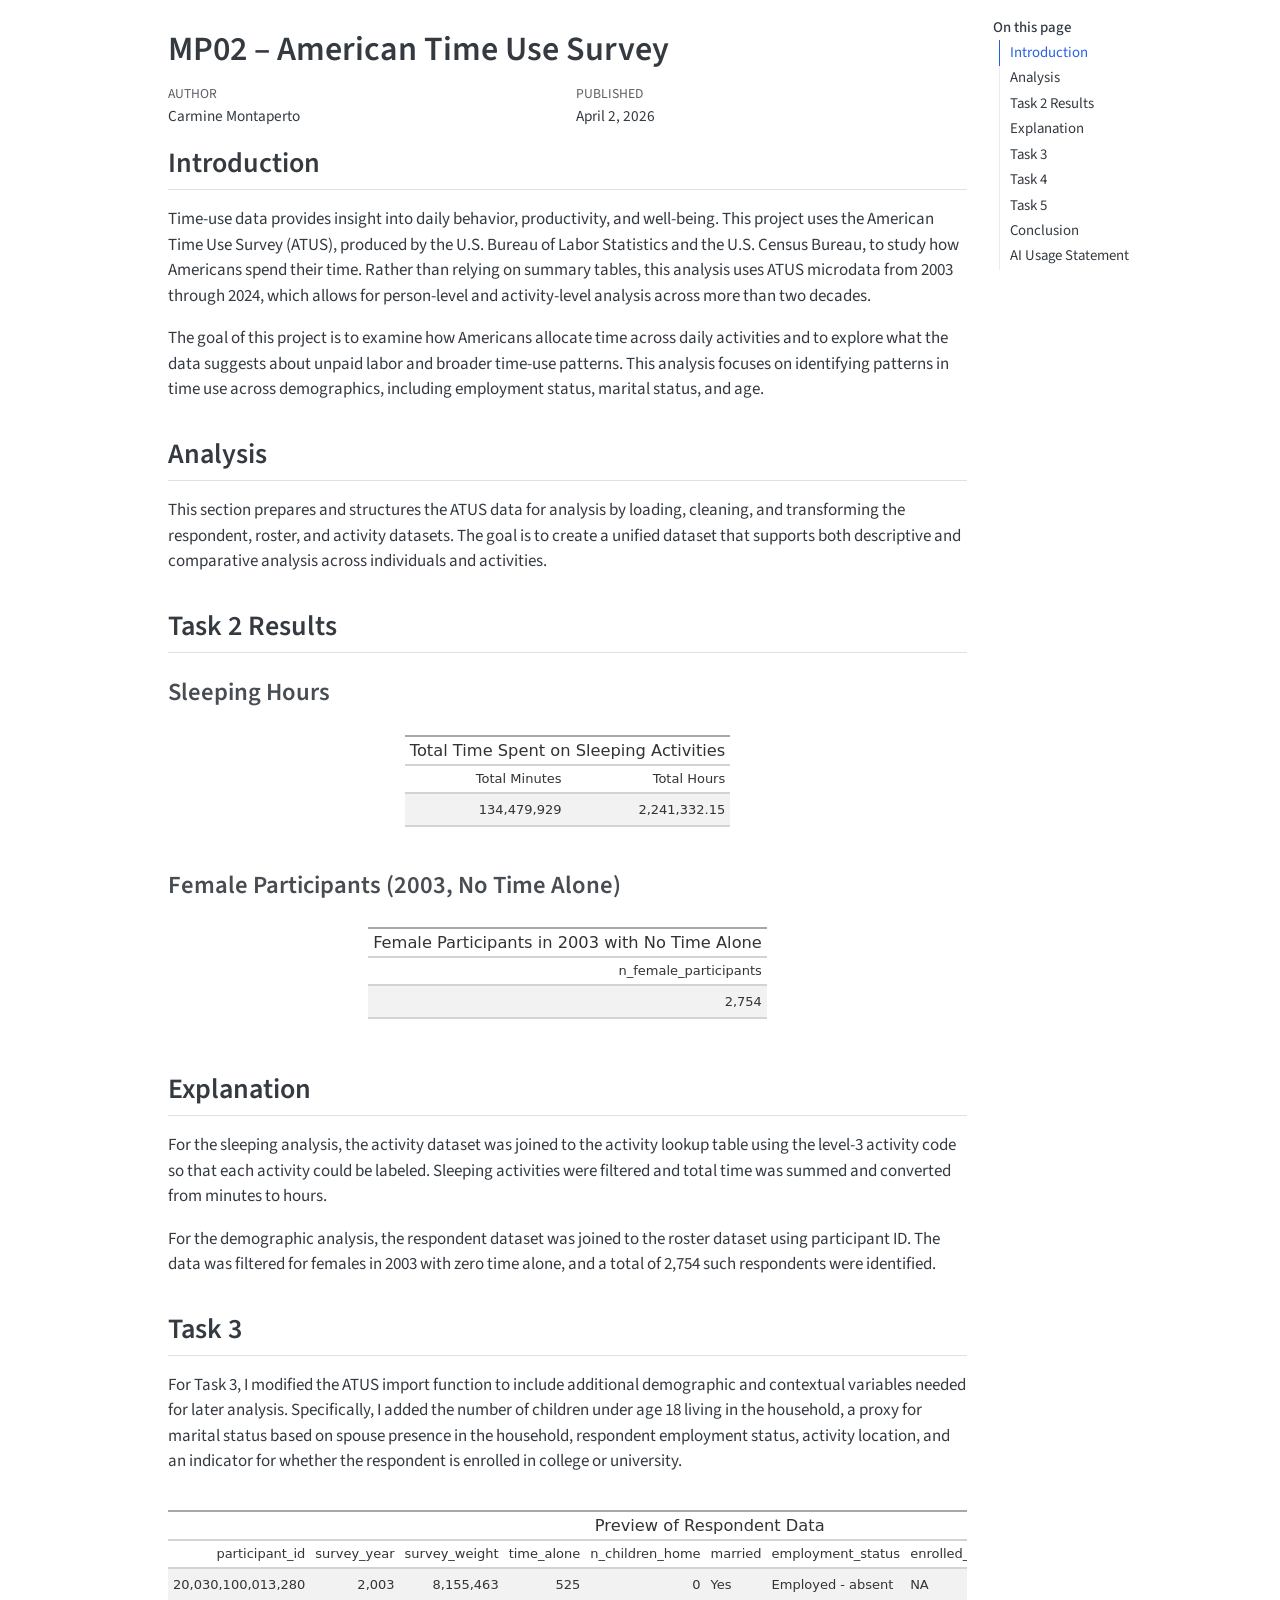
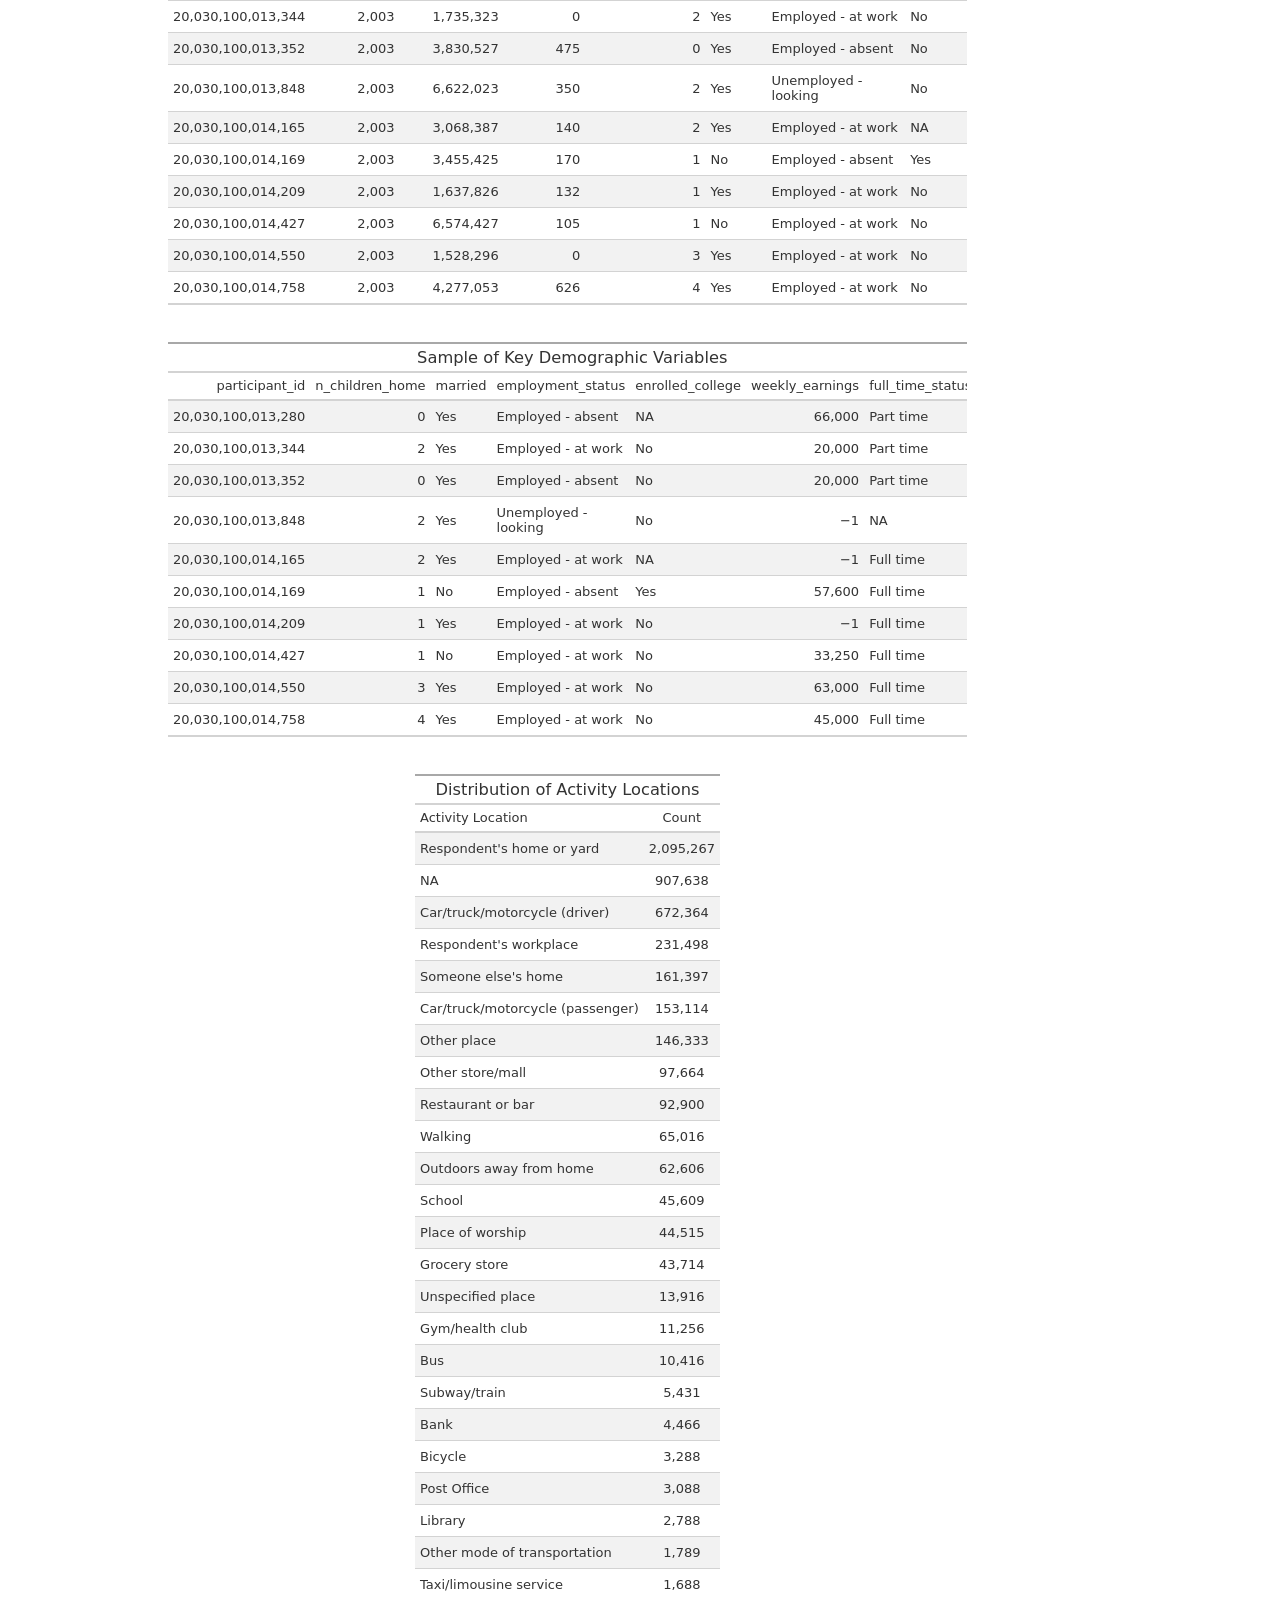
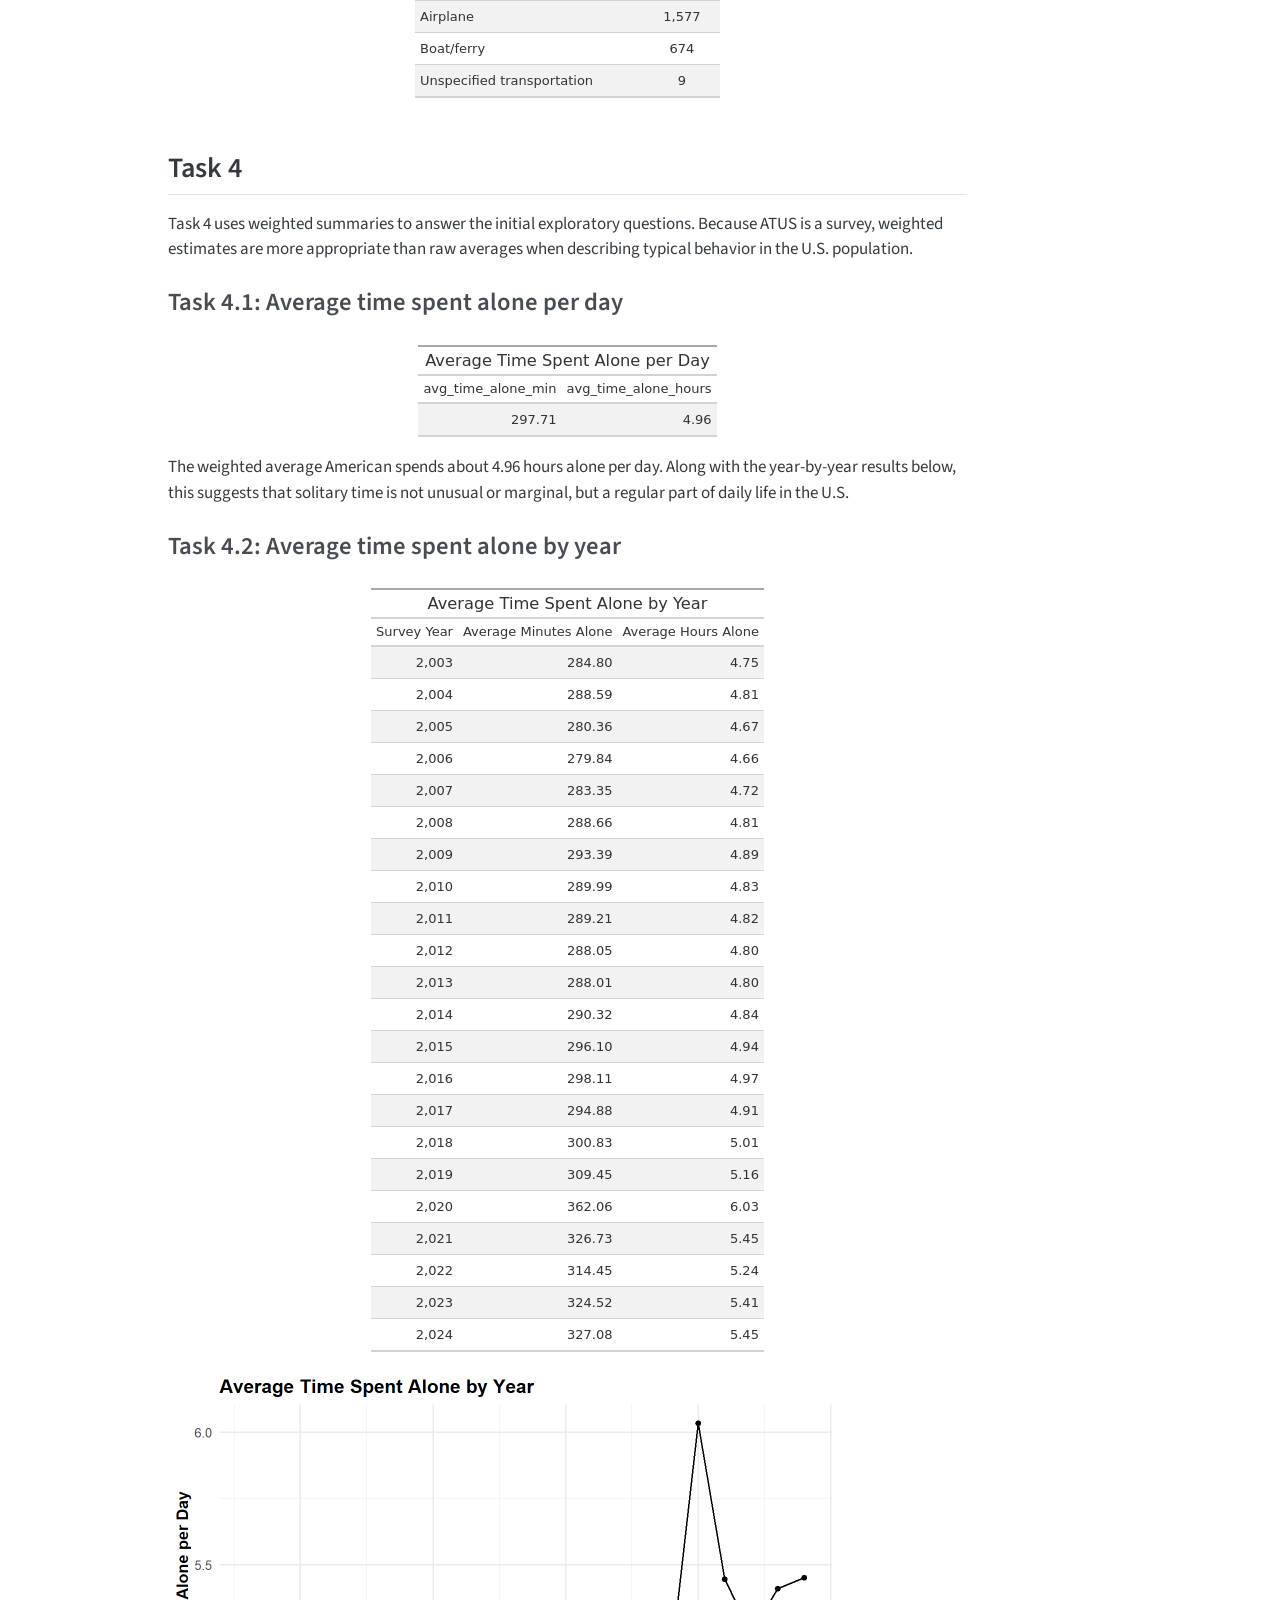
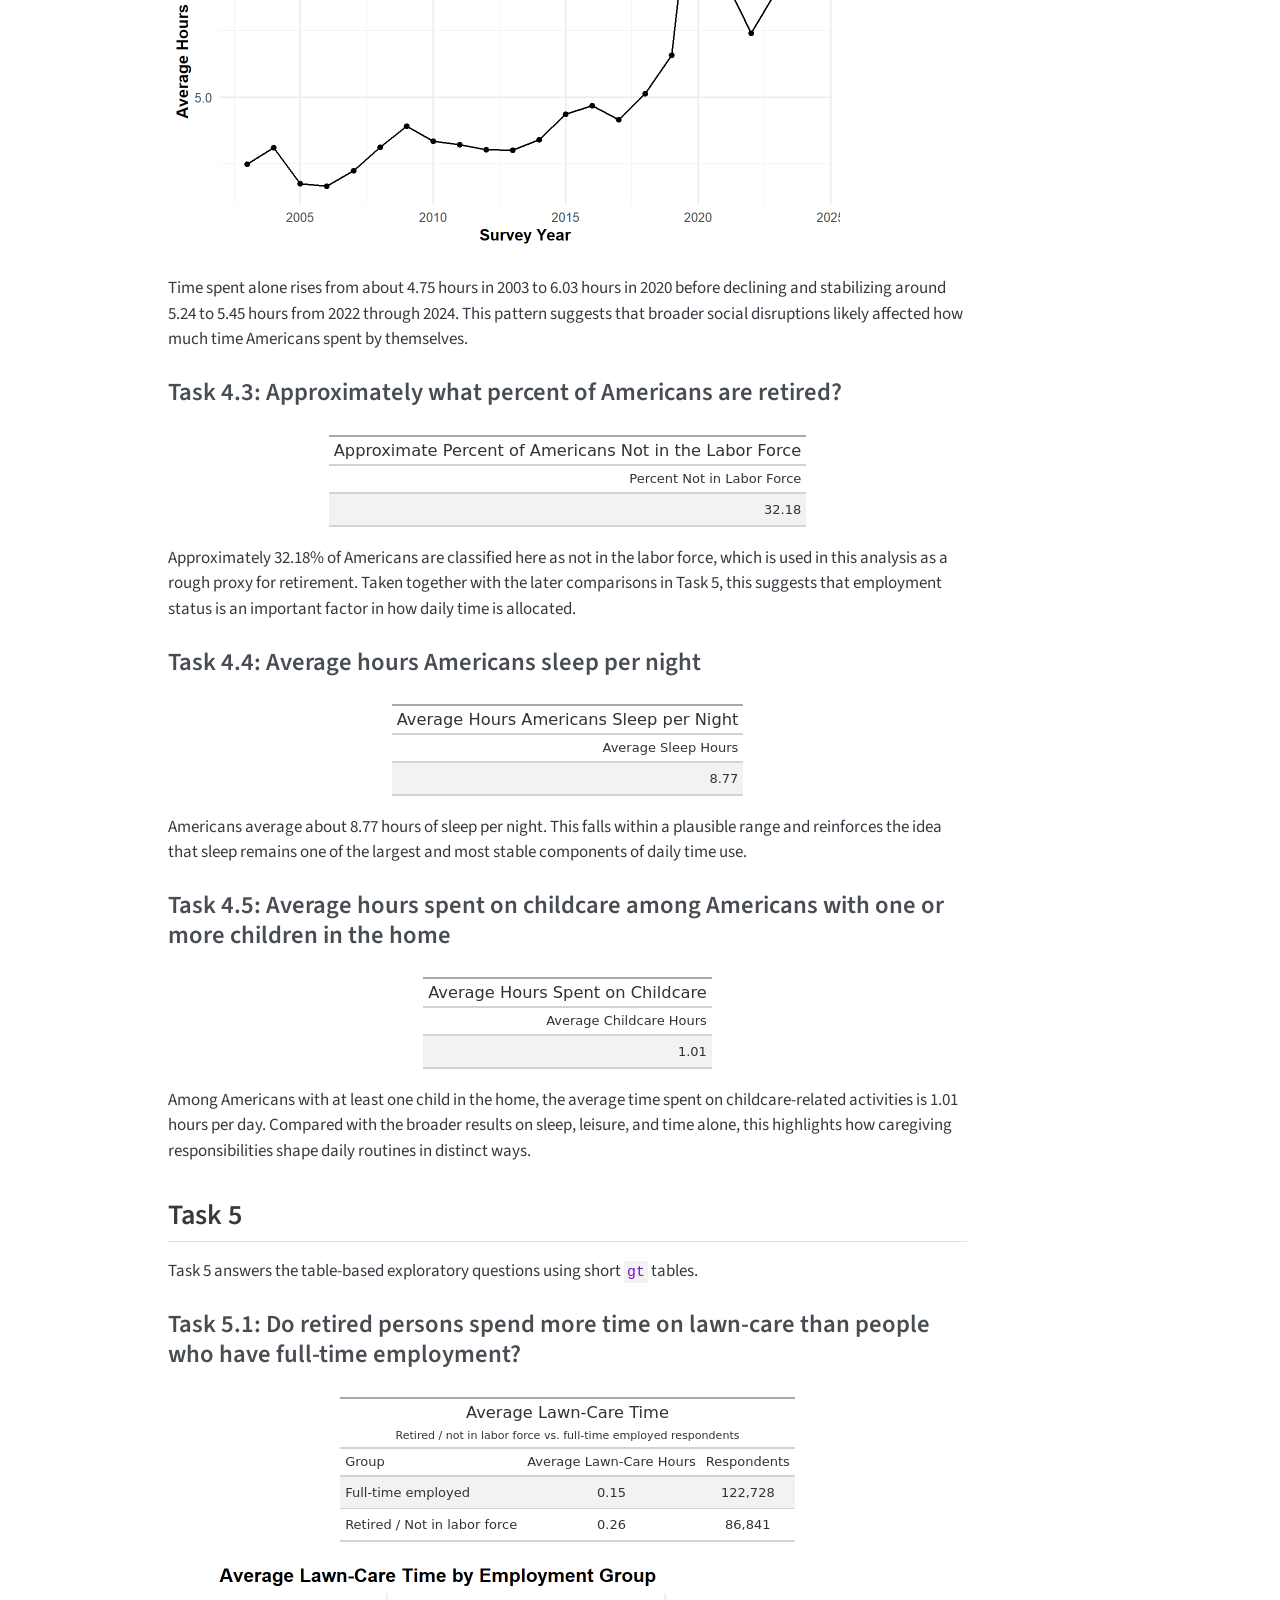
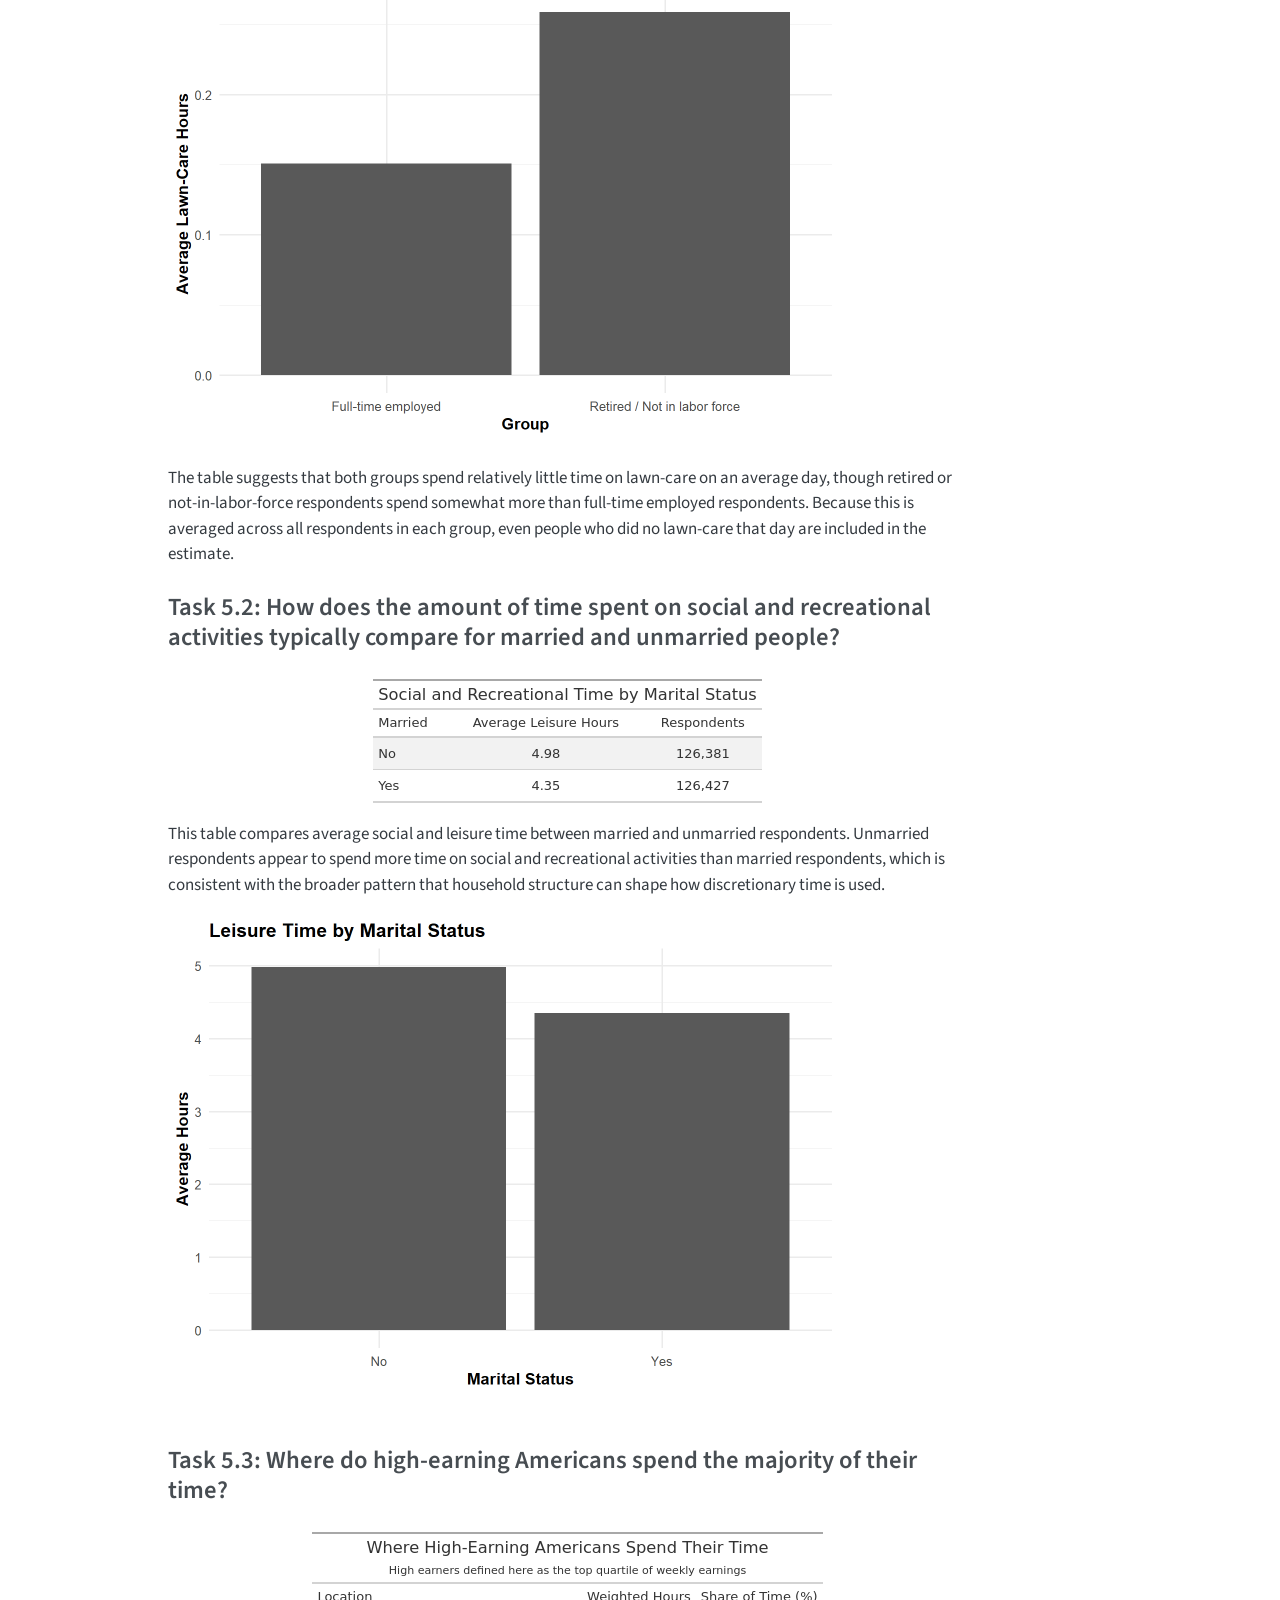
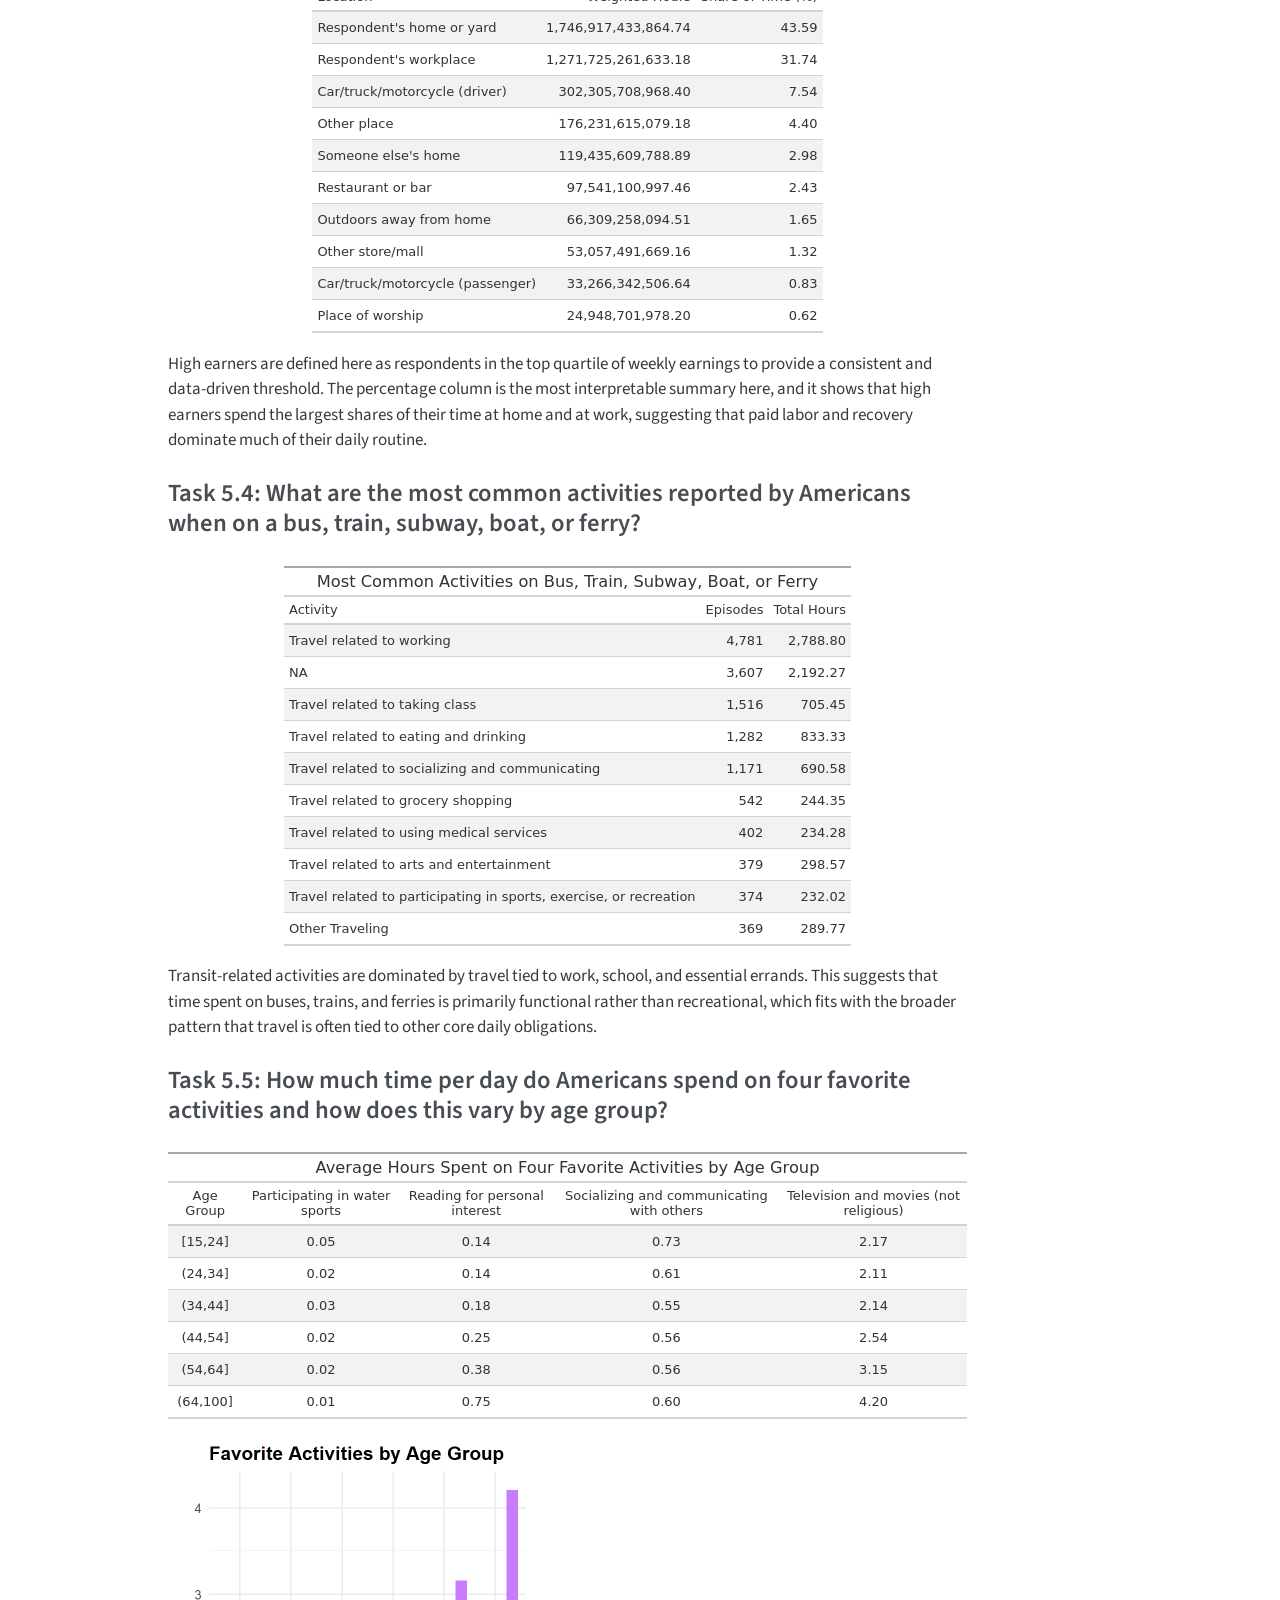
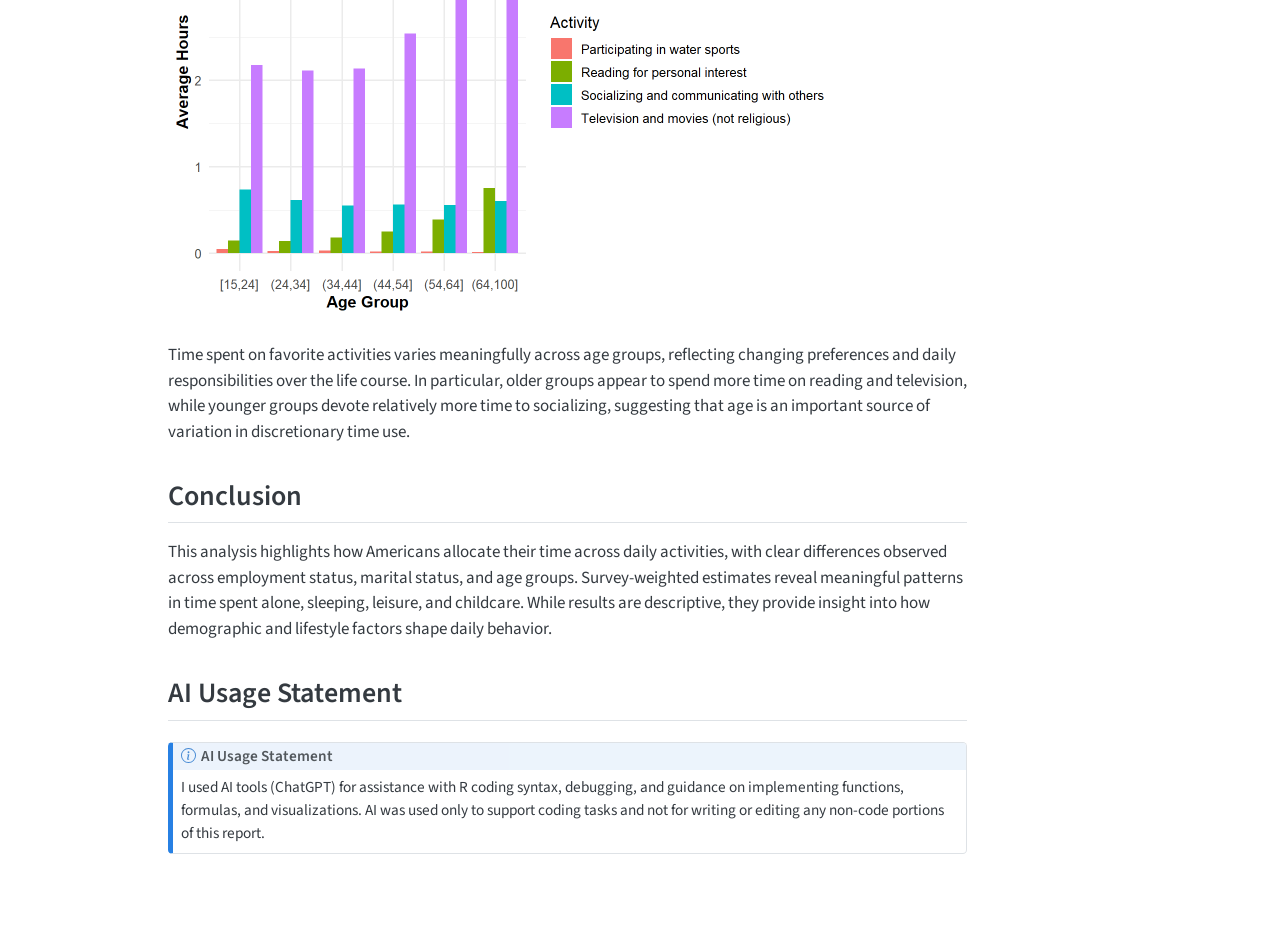
<file: docs/MP02/mp02.html>
<!DOCTYPE html>
<html xmlns="http://www.w3.org/1999/xhtml" lang="en" xml:lang="en"><head>

<meta charset="utf-8">
<meta name="generator" content="quarto-1.8.27">

<meta name="viewport" content="width=device-width, initial-scale=1.0, user-scalable=yes">

<meta name="author" content="Carmine Montaperto">
<meta name="dcterms.date" content="2026-04-02">

<title>MP02 – American Time Use Survey – STA 9750</title>
<style>
code{white-space: pre-wrap;}
span.smallcaps{font-variant: small-caps;}
div.columns{display: flex; gap: min(4vw, 1.5em);}
div.column{flex: auto; overflow-x: auto;}
div.hanging-indent{margin-left: 1.5em; text-indent: -1.5em;}
ul.task-list{list-style: none;}
ul.task-list li input[type="checkbox"] {
  width: 0.8em;
  margin: 0 0.8em 0.2em -1em; /* quarto-specific, see https://github.com/quarto-dev/quarto-cli/issues/4556 */ 
  vertical-align: middle;
}
</style>


<script src="../site_libs/quarto-nav/quarto-nav.js"></script>
<script src="../site_libs/clipboard/clipboard.min.js"></script>
<script src="../site_libs/quarto-search/autocomplete.umd.js"></script>
<script src="../site_libs/quarto-search/fuse.min.js"></script>
<script src="../site_libs/quarto-search/quarto-search.js"></script>
<meta name="quarto:offset" content="../">
<script src="../site_libs/quarto-html/quarto.js" type="module"></script>
<script src="../site_libs/quarto-html/tabsets/tabsets.js" type="module"></script>
<script src="../site_libs/quarto-html/axe/axe-check.js" type="module"></script>
<script src="../site_libs/quarto-html/popper.min.js"></script>
<script src="../site_libs/quarto-html/tippy.umd.min.js"></script>
<script src="../site_libs/quarto-html/anchor.min.js"></script>
<link href="../site_libs/quarto-html/tippy.css" rel="stylesheet">
<link href="../site_libs/quarto-html/quarto-syntax-highlighting-ed96de9b727972fe78a7b5d16c58bf87.css" rel="stylesheet" id="quarto-text-highlighting-styles">
<script src="../site_libs/bootstrap/bootstrap.min.js"></script>
<link href="../site_libs/bootstrap/bootstrap-icons.css" rel="stylesheet">
<link href="../site_libs/bootstrap/bootstrap-e31584831b205ffbb2d98406f31c2a5b.min.css" rel="stylesheet" append-hash="true" id="quarto-bootstrap" data-mode="light">
<script id="quarto-search-options" type="application/json">{
  "location": "sidebar",
  "copy-button": false,
  "collapse-after": 3,
  "panel-placement": "start",
  "type": "textbox",
  "limit": 50,
  "keyboard-shortcut": [
    "f",
    "/",
    "s"
  ],
  "show-item-context": false,
  "language": {
    "search-no-results-text": "No results",
    "search-matching-documents-text": "matching documents",
    "search-copy-link-title": "Copy link to search",
    "search-hide-matches-text": "Hide additional matches",
    "search-more-match-text": "more match in this document",
    "search-more-matches-text": "more matches in this document",
    "search-clear-button-title": "Clear",
    "search-text-placeholder": "",
    "search-detached-cancel-button-title": "Cancel",
    "search-submit-button-title": "Submit",
    "search-label": "Search"
  }
}</script>


</head>

<body class="quarto-light">

<div id="quarto-search-results"></div>
<!-- content -->
<div id="quarto-content" class="quarto-container page-columns page-rows-contents page-layout-article">
<!-- sidebar -->
<!-- margin-sidebar -->
    <div id="quarto-margin-sidebar" class="sidebar margin-sidebar">
        <nav id="TOC" role="doc-toc" class="toc-active">
    <h2 id="toc-title">On this page</h2>
   
  <ul>
  <li><a href="#introduction" id="toc-introduction" class="nav-link active" data-scroll-target="#introduction">Introduction</a></li>
  <li><a href="#analysis" id="toc-analysis" class="nav-link" data-scroll-target="#analysis">Analysis</a></li>
  <li><a href="#task-2-results" id="toc-task-2-results" class="nav-link" data-scroll-target="#task-2-results">Task 2 Results</a>
  <ul class="collapse">
  <li><a href="#sleeping-hours" id="toc-sleeping-hours" class="nav-link" data-scroll-target="#sleeping-hours">Sleeping Hours</a></li>
  <li><a href="#female-participants-2003-no-time-alone" id="toc-female-participants-2003-no-time-alone" class="nav-link" data-scroll-target="#female-participants-2003-no-time-alone">Female Participants (2003, No Time Alone)</a></li>
  </ul></li>
  <li><a href="#explanation" id="toc-explanation" class="nav-link" data-scroll-target="#explanation">Explanation</a></li>
  <li><a href="#task-3" id="toc-task-3" class="nav-link" data-scroll-target="#task-3">Task 3</a></li>
  <li><a href="#task-4" id="toc-task-4" class="nav-link" data-scroll-target="#task-4">Task 4</a>
  <ul class="collapse">
  <li><a href="#task-4.1-average-time-spent-alone-per-day" id="toc-task-4.1-average-time-spent-alone-per-day" class="nav-link" data-scroll-target="#task-4.1-average-time-spent-alone-per-day">Task 4.1: Average time spent alone per day</a></li>
  <li><a href="#task-4.2-average-time-spent-alone-by-year" id="toc-task-4.2-average-time-spent-alone-by-year" class="nav-link" data-scroll-target="#task-4.2-average-time-spent-alone-by-year">Task 4.2: Average time spent alone by year</a></li>
  <li><a href="#task-4.3-approximately-what-percent-of-americans-are-retired" id="toc-task-4.3-approximately-what-percent-of-americans-are-retired" class="nav-link" data-scroll-target="#task-4.3-approximately-what-percent-of-americans-are-retired">Task 4.3: Approximately what percent of Americans are retired?</a></li>
  <li><a href="#task-4.4-average-hours-americans-sleep-per-night" id="toc-task-4.4-average-hours-americans-sleep-per-night" class="nav-link" data-scroll-target="#task-4.4-average-hours-americans-sleep-per-night">Task 4.4: Average hours Americans sleep per night</a></li>
  <li><a href="#task-4.5-average-hours-spent-on-childcare-among-americans-with-one-or-more-children-in-the-home" id="toc-task-4.5-average-hours-spent-on-childcare-among-americans-with-one-or-more-children-in-the-home" class="nav-link" data-scroll-target="#task-4.5-average-hours-spent-on-childcare-among-americans-with-one-or-more-children-in-the-home">Task 4.5: Average hours spent on childcare among Americans with one or more children in the home</a></li>
  </ul></li>
  <li><a href="#task-5" id="toc-task-5" class="nav-link" data-scroll-target="#task-5">Task 5</a>
  <ul class="collapse">
  <li><a href="#task-5.1-do-retired-persons-spend-more-time-on-lawn-care-than-people-who-have-full-time-employment" id="toc-task-5.1-do-retired-persons-spend-more-time-on-lawn-care-than-people-who-have-full-time-employment" class="nav-link" data-scroll-target="#task-5.1-do-retired-persons-spend-more-time-on-lawn-care-than-people-who-have-full-time-employment">Task 5.1: Do retired persons spend more time on lawn-care than people who have full-time employment?</a></li>
  <li><a href="#task-5.2-how-does-the-amount-of-time-spent-on-social-and-recreational-activities-typically-compare-for-married-and-unmarried-people" id="toc-task-5.2-how-does-the-amount-of-time-spent-on-social-and-recreational-activities-typically-compare-for-married-and-unmarried-people" class="nav-link" data-scroll-target="#task-5.2-how-does-the-amount-of-time-spent-on-social-and-recreational-activities-typically-compare-for-married-and-unmarried-people">Task 5.2: How does the amount of time spent on social and recreational activities typically compare for married and unmarried people?</a></li>
  <li><a href="#task-5.3-where-do-high-earning-americans-spend-the-majority-of-their-time" id="toc-task-5.3-where-do-high-earning-americans-spend-the-majority-of-their-time" class="nav-link" data-scroll-target="#task-5.3-where-do-high-earning-americans-spend-the-majority-of-their-time">Task 5.3: Where do high-earning Americans spend the majority of their time?</a></li>
  <li><a href="#task-5.4-what-are-the-most-common-activities-reported-by-americans-when-on-a-bus-train-subway-boat-or-ferry" id="toc-task-5.4-what-are-the-most-common-activities-reported-by-americans-when-on-a-bus-train-subway-boat-or-ferry" class="nav-link" data-scroll-target="#task-5.4-what-are-the-most-common-activities-reported-by-americans-when-on-a-bus-train-subway-boat-or-ferry">Task 5.4: What are the most common activities reported by Americans when on a bus, train, subway, boat, or ferry?</a></li>
  <li><a href="#task-5.5-how-much-time-per-day-do-americans-spend-on-four-favorite-activities-and-how-does-this-vary-by-age-group" id="toc-task-5.5-how-much-time-per-day-do-americans-spend-on-four-favorite-activities-and-how-does-this-vary-by-age-group" class="nav-link" data-scroll-target="#task-5.5-how-much-time-per-day-do-americans-spend-on-four-favorite-activities-and-how-does-this-vary-by-age-group">Task 5.5: How much time per day do Americans spend on four favorite activities and how does this vary by age group?</a></li>
  </ul></li>
  <li><a href="#conclusion" id="toc-conclusion" class="nav-link" data-scroll-target="#conclusion">Conclusion</a></li>
  <li><a href="#ai-usage-statement" id="toc-ai-usage-statement" class="nav-link" data-scroll-target="#ai-usage-statement">AI Usage Statement</a></li>
  </ul>
</nav>
    </div>
<!-- main -->
<main class="content" id="quarto-document-content">

<header id="title-block-header" class="quarto-title-block default">
<div class="quarto-title">
<h1 class="title">MP02 – American Time Use Survey</h1>
</div>



<div class="quarto-title-meta">

    <div>
    <div class="quarto-title-meta-heading">Author</div>
    <div class="quarto-title-meta-contents">
             <p>Carmine Montaperto </p>
          </div>
  </div>
    
    <div>
    <div class="quarto-title-meta-heading">Published</div>
    <div class="quarto-title-meta-contents">
      <p class="date">April 2, 2026</p>
    </div>
  </div>
  
    
  </div>
  


</header>


<section id="introduction" class="level2">
<h2 class="anchored" data-anchor-id="introduction">Introduction</h2>
<p>Time-use data provides insight into daily behavior, productivity, and well-being. This project uses the American Time Use Survey (ATUS), produced by the U.S. Bureau of Labor Statistics and the U.S. Census Bureau, to study how Americans spend their time. Rather than relying on summary tables, this analysis uses ATUS microdata from 2003 through 2024, which allows for person-level and activity-level analysis across more than two decades.</p>
<p>The goal of this project is to examine how Americans allocate time across daily activities and to explore what the data suggests about unpaid labor and broader time-use patterns. This analysis focuses on identifying patterns in time use across demographics, including employment status, marital status, and age.</p>
</section>
<section id="analysis" class="level2">
<h2 class="anchored" data-anchor-id="analysis">Analysis</h2>
<p>This section prepares and structures the ATUS data for analysis by loading, cleaning, and transforming the respondent, roster, and activity datasets. The goal is to create a unified dataset that supports both descriptive and comparative analysis across individuals and activities.</p>
</section>
<section id="task-2-results" class="level2">
<h2 class="anchored" data-anchor-id="task-2-results">Task 2 Results</h2>
<section id="sleeping-hours" class="level3">
<h3 class="anchored" data-anchor-id="sleeping-hours">Sleeping Hours</h3>
<div class="cell">
<div class="cell-output-display">
<div id="jsssbnwnqo" style="padding-left:0px;padding-right:0px;padding-top:10px;padding-bottom:10px;overflow-x:auto;overflow-y:auto;width:auto;height:auto;">
<style>#jsssbnwnqo table {
  font-family: system-ui, 'Segoe UI', Roboto, Helvetica, Arial, sans-serif, 'Apple Color Emoji', 'Segoe UI Emoji', 'Segoe UI Symbol', 'Noto Color Emoji';
  -webkit-font-smoothing: antialiased;
  -moz-osx-font-smoothing: grayscale;
}

#jsssbnwnqo thead, #jsssbnwnqo tbody, #jsssbnwnqo tfoot, #jsssbnwnqo tr, #jsssbnwnqo td, #jsssbnwnqo th {
  border-style: none;
}

#jsssbnwnqo p {
  margin: 0;
  padding: 0;
}

#jsssbnwnqo .gt_table {
  display: table;
  border-collapse: collapse;
  line-height: normal;
  margin-left: auto;
  margin-right: auto;
  color: #333333;
  font-size: 13px;
  font-weight: normal;
  font-style: normal;
  background-color: #FFFFFF;
  width: auto;
  border-top-style: solid;
  border-top-width: 2px;
  border-top-color: #A8A8A8;
  border-right-style: none;
  border-right-width: 2px;
  border-right-color: #D3D3D3;
  border-bottom-style: solid;
  border-bottom-width: 2px;
  border-bottom-color: #A8A8A8;
  border-left-style: none;
  border-left-width: 2px;
  border-left-color: #D3D3D3;
}

#jsssbnwnqo .gt_caption {
  padding-top: 4px;
  padding-bottom: 4px;
}

#jsssbnwnqo .gt_title {
  color: #333333;
  font-size: 125%;
  font-weight: initial;
  padding-top: 4px;
  padding-bottom: 4px;
  padding-left: 5px;
  padding-right: 5px;
  border-bottom-color: #FFFFFF;
  border-bottom-width: 0;
}

#jsssbnwnqo .gt_subtitle {
  color: #333333;
  font-size: 85%;
  font-weight: initial;
  padding-top: 3px;
  padding-bottom: 5px;
  padding-left: 5px;
  padding-right: 5px;
  border-top-color: #FFFFFF;
  border-top-width: 0;
}

#jsssbnwnqo .gt_heading {
  background-color: #FFFFFF;
  text-align: center;
  border-bottom-color: #FFFFFF;
  border-left-style: none;
  border-left-width: 1px;
  border-left-color: #D3D3D3;
  border-right-style: none;
  border-right-width: 1px;
  border-right-color: #D3D3D3;
}

#jsssbnwnqo .gt_bottom_border {
  border-bottom-style: solid;
  border-bottom-width: 2px;
  border-bottom-color: #D3D3D3;
}

#jsssbnwnqo .gt_col_headings {
  border-top-style: solid;
  border-top-width: 2px;
  border-top-color: #D3D3D3;
  border-bottom-style: solid;
  border-bottom-width: 2px;
  border-bottom-color: #D3D3D3;
  border-left-style: none;
  border-left-width: 1px;
  border-left-color: #D3D3D3;
  border-right-style: none;
  border-right-width: 1px;
  border-right-color: #D3D3D3;
}

#jsssbnwnqo .gt_col_heading {
  color: #333333;
  background-color: #FFFFFF;
  font-size: 100%;
  font-weight: normal;
  text-transform: inherit;
  border-left-style: none;
  border-left-width: 1px;
  border-left-color: #D3D3D3;
  border-right-style: none;
  border-right-width: 1px;
  border-right-color: #D3D3D3;
  vertical-align: bottom;
  padding-top: 5px;
  padding-bottom: 6px;
  padding-left: 5px;
  padding-right: 5px;
  overflow-x: hidden;
}

#jsssbnwnqo .gt_column_spanner_outer {
  color: #333333;
  background-color: #FFFFFF;
  font-size: 100%;
  font-weight: normal;
  text-transform: inherit;
  padding-top: 0;
  padding-bottom: 0;
  padding-left: 4px;
  padding-right: 4px;
}

#jsssbnwnqo .gt_column_spanner_outer:first-child {
  padding-left: 0;
}

#jsssbnwnqo .gt_column_spanner_outer:last-child {
  padding-right: 0;
}

#jsssbnwnqo .gt_column_spanner {
  border-bottom-style: solid;
  border-bottom-width: 2px;
  border-bottom-color: #D3D3D3;
  vertical-align: bottom;
  padding-top: 5px;
  padding-bottom: 5px;
  overflow-x: hidden;
  display: inline-block;
  width: 100%;
}

#jsssbnwnqo .gt_spanner_row {
  border-bottom-style: hidden;
}

#jsssbnwnqo .gt_group_heading {
  padding-top: 8px;
  padding-bottom: 8px;
  padding-left: 5px;
  padding-right: 5px;
  color: #333333;
  background-color: #FFFFFF;
  font-size: 100%;
  font-weight: initial;
  text-transform: inherit;
  border-top-style: solid;
  border-top-width: 2px;
  border-top-color: #D3D3D3;
  border-bottom-style: solid;
  border-bottom-width: 2px;
  border-bottom-color: #D3D3D3;
  border-left-style: none;
  border-left-width: 1px;
  border-left-color: #D3D3D3;
  border-right-style: none;
  border-right-width: 1px;
  border-right-color: #D3D3D3;
  vertical-align: middle;
  text-align: left;
}

#jsssbnwnqo .gt_empty_group_heading {
  padding: 0.5px;
  color: #333333;
  background-color: #FFFFFF;
  font-size: 100%;
  font-weight: initial;
  border-top-style: solid;
  border-top-width: 2px;
  border-top-color: #D3D3D3;
  border-bottom-style: solid;
  border-bottom-width: 2px;
  border-bottom-color: #D3D3D3;
  vertical-align: middle;
}

#jsssbnwnqo .gt_from_md > :first-child {
  margin-top: 0;
}

#jsssbnwnqo .gt_from_md > :last-child {
  margin-bottom: 0;
}

#jsssbnwnqo .gt_row {
  padding-top: 8px;
  padding-bottom: 8px;
  padding-left: 5px;
  padding-right: 5px;
  margin: 10px;
  border-top-style: solid;
  border-top-width: 1px;
  border-top-color: #D3D3D3;
  border-left-style: none;
  border-left-width: 1px;
  border-left-color: #D3D3D3;
  border-right-style: none;
  border-right-width: 1px;
  border-right-color: #D3D3D3;
  vertical-align: middle;
  overflow-x: hidden;
}

#jsssbnwnqo .gt_stub {
  color: #333333;
  background-color: #FFFFFF;
  font-size: 100%;
  font-weight: initial;
  text-transform: inherit;
  border-right-style: solid;
  border-right-width: 2px;
  border-right-color: #D3D3D3;
  padding-left: 5px;
  padding-right: 5px;
}

#jsssbnwnqo .gt_stub_row_group {
  color: #333333;
  background-color: #FFFFFF;
  font-size: 100%;
  font-weight: initial;
  text-transform: inherit;
  border-right-style: solid;
  border-right-width: 2px;
  border-right-color: #D3D3D3;
  padding-left: 5px;
  padding-right: 5px;
  vertical-align: top;
}

#jsssbnwnqo .gt_row_group_first td {
  border-top-width: 2px;
}

#jsssbnwnqo .gt_row_group_first th {
  border-top-width: 2px;
}

#jsssbnwnqo .gt_summary_row {
  color: #333333;
  background-color: #FFFFFF;
  text-transform: inherit;
  padding-top: 8px;
  padding-bottom: 8px;
  padding-left: 5px;
  padding-right: 5px;
}

#jsssbnwnqo .gt_first_summary_row {
  border-top-style: solid;
  border-top-color: #D3D3D3;
}

#jsssbnwnqo .gt_first_summary_row.thick {
  border-top-width: 2px;
}

#jsssbnwnqo .gt_last_summary_row {
  padding-top: 8px;
  padding-bottom: 8px;
  padding-left: 5px;
  padding-right: 5px;
  border-bottom-style: solid;
  border-bottom-width: 2px;
  border-bottom-color: #D3D3D3;
}

#jsssbnwnqo .gt_grand_summary_row {
  color: #333333;
  background-color: #FFFFFF;
  text-transform: inherit;
  padding-top: 8px;
  padding-bottom: 8px;
  padding-left: 5px;
  padding-right: 5px;
}

#jsssbnwnqo .gt_first_grand_summary_row {
  padding-top: 8px;
  padding-bottom: 8px;
  padding-left: 5px;
  padding-right: 5px;
  border-top-style: double;
  border-top-width: 6px;
  border-top-color: #D3D3D3;
}

#jsssbnwnqo .gt_last_grand_summary_row_top {
  padding-top: 8px;
  padding-bottom: 8px;
  padding-left: 5px;
  padding-right: 5px;
  border-bottom-style: double;
  border-bottom-width: 6px;
  border-bottom-color: #D3D3D3;
}

#jsssbnwnqo .gt_striped {
  background-color: rgba(128, 128, 128, 0.05);
}

#jsssbnwnqo .gt_table_body {
  border-top-style: solid;
  border-top-width: 2px;
  border-top-color: #D3D3D3;
  border-bottom-style: solid;
  border-bottom-width: 2px;
  border-bottom-color: #D3D3D3;
}

#jsssbnwnqo .gt_footnotes {
  color: #333333;
  background-color: #FFFFFF;
  border-bottom-style: none;
  border-bottom-width: 2px;
  border-bottom-color: #D3D3D3;
  border-left-style: none;
  border-left-width: 2px;
  border-left-color: #D3D3D3;
  border-right-style: none;
  border-right-width: 2px;
  border-right-color: #D3D3D3;
}

#jsssbnwnqo .gt_footnote {
  margin: 0px;
  font-size: 90%;
  padding-top: 4px;
  padding-bottom: 4px;
  padding-left: 5px;
  padding-right: 5px;
}

#jsssbnwnqo .gt_sourcenotes {
  color: #333333;
  background-color: #FFFFFF;
  border-bottom-style: none;
  border-bottom-width: 2px;
  border-bottom-color: #D3D3D3;
  border-left-style: none;
  border-left-width: 2px;
  border-left-color: #D3D3D3;
  border-right-style: none;
  border-right-width: 2px;
  border-right-color: #D3D3D3;
}

#jsssbnwnqo .gt_sourcenote {
  font-size: 90%;
  padding-top: 4px;
  padding-bottom: 4px;
  padding-left: 5px;
  padding-right: 5px;
}

#jsssbnwnqo .gt_left {
  text-align: left;
}

#jsssbnwnqo .gt_center {
  text-align: center;
}

#jsssbnwnqo .gt_right {
  text-align: right;
  font-variant-numeric: tabular-nums;
}

#jsssbnwnqo .gt_font_normal {
  font-weight: normal;
}

#jsssbnwnqo .gt_font_bold {
  font-weight: bold;
}

#jsssbnwnqo .gt_font_italic {
  font-style: italic;
}

#jsssbnwnqo .gt_super {
  font-size: 65%;
}

#jsssbnwnqo .gt_footnote_marks {
  font-size: 75%;
  vertical-align: 0.4em;
  position: initial;
}

#jsssbnwnqo .gt_asterisk {
  font-size: 100%;
  vertical-align: 0;
}

#jsssbnwnqo .gt_indent_1 {
  text-indent: 5px;
}

#jsssbnwnqo .gt_indent_2 {
  text-indent: 10px;
}

#jsssbnwnqo .gt_indent_3 {
  text-indent: 15px;
}

#jsssbnwnqo .gt_indent_4 {
  text-indent: 20px;
}

#jsssbnwnqo .gt_indent_5 {
  text-indent: 25px;
}

#jsssbnwnqo .katex-display {
  display: inline-flex !important;
  margin-bottom: 0.75em !important;
}

#jsssbnwnqo div.Reactable > div.rt-table > div.rt-thead > div.rt-tr.rt-tr-group-header > div.rt-th-group:after {
  height: 0px !important;
}
</style>

<table class="gt_table caption-top table table-sm table-striped small" data-quarto-bootstrap="false">
<thead>
<tr class="gt_heading header">
<td colspan="2" class="gt_heading gt_title gt_font_normal gt_bottom_border">Total Time Spent on Sleeping Activities</td>
</tr>
<tr class="gt_col_headings even">
<th id="total_minutes" class="gt_col_heading gt_columns_bottom_border gt_right" data-quarto-table-cell-role="th" scope="col">Total Minutes</th>
<th id="total_hours" class="gt_col_heading gt_columns_bottom_border gt_right" data-quarto-table-cell-role="th" scope="col">Total Hours</th>
</tr>
</thead>
<tbody class="gt_table_body">
<tr class="odd">
<td class="gt_row gt_right" headers="total_minutes">134,479,929</td>
<td class="gt_row gt_right" headers="total_hours">2,241,332.15</td>
</tr>
</tbody>
</table>

</div>
</div>
</div>
</section>
<section id="female-participants-2003-no-time-alone" class="level3">
<h3 class="anchored" data-anchor-id="female-participants-2003-no-time-alone">Female Participants (2003, No Time Alone)</h3>
<div class="cell">
<div class="cell-output-display">
<div id="oyfugdgtfy" style="padding-left:0px;padding-right:0px;padding-top:10px;padding-bottom:10px;overflow-x:auto;overflow-y:auto;width:auto;height:auto;">
<style>#oyfugdgtfy table {
  font-family: system-ui, 'Segoe UI', Roboto, Helvetica, Arial, sans-serif, 'Apple Color Emoji', 'Segoe UI Emoji', 'Segoe UI Symbol', 'Noto Color Emoji';
  -webkit-font-smoothing: antialiased;
  -moz-osx-font-smoothing: grayscale;
}

#oyfugdgtfy thead, #oyfugdgtfy tbody, #oyfugdgtfy tfoot, #oyfugdgtfy tr, #oyfugdgtfy td, #oyfugdgtfy th {
  border-style: none;
}

#oyfugdgtfy p {
  margin: 0;
  padding: 0;
}

#oyfugdgtfy .gt_table {
  display: table;
  border-collapse: collapse;
  line-height: normal;
  margin-left: auto;
  margin-right: auto;
  color: #333333;
  font-size: 13px;
  font-weight: normal;
  font-style: normal;
  background-color: #FFFFFF;
  width: auto;
  border-top-style: solid;
  border-top-width: 2px;
  border-top-color: #A8A8A8;
  border-right-style: none;
  border-right-width: 2px;
  border-right-color: #D3D3D3;
  border-bottom-style: solid;
  border-bottom-width: 2px;
  border-bottom-color: #A8A8A8;
  border-left-style: none;
  border-left-width: 2px;
  border-left-color: #D3D3D3;
}

#oyfugdgtfy .gt_caption {
  padding-top: 4px;
  padding-bottom: 4px;
}

#oyfugdgtfy .gt_title {
  color: #333333;
  font-size: 125%;
  font-weight: initial;
  padding-top: 4px;
  padding-bottom: 4px;
  padding-left: 5px;
  padding-right: 5px;
  border-bottom-color: #FFFFFF;
  border-bottom-width: 0;
}

#oyfugdgtfy .gt_subtitle {
  color: #333333;
  font-size: 85%;
  font-weight: initial;
  padding-top: 3px;
  padding-bottom: 5px;
  padding-left: 5px;
  padding-right: 5px;
  border-top-color: #FFFFFF;
  border-top-width: 0;
}

#oyfugdgtfy .gt_heading {
  background-color: #FFFFFF;
  text-align: center;
  border-bottom-color: #FFFFFF;
  border-left-style: none;
  border-left-width: 1px;
  border-left-color: #D3D3D3;
  border-right-style: none;
  border-right-width: 1px;
  border-right-color: #D3D3D3;
}

#oyfugdgtfy .gt_bottom_border {
  border-bottom-style: solid;
  border-bottom-width: 2px;
  border-bottom-color: #D3D3D3;
}

#oyfugdgtfy .gt_col_headings {
  border-top-style: solid;
  border-top-width: 2px;
  border-top-color: #D3D3D3;
  border-bottom-style: solid;
  border-bottom-width: 2px;
  border-bottom-color: #D3D3D3;
  border-left-style: none;
  border-left-width: 1px;
  border-left-color: #D3D3D3;
  border-right-style: none;
  border-right-width: 1px;
  border-right-color: #D3D3D3;
}

#oyfugdgtfy .gt_col_heading {
  color: #333333;
  background-color: #FFFFFF;
  font-size: 100%;
  font-weight: normal;
  text-transform: inherit;
  border-left-style: none;
  border-left-width: 1px;
  border-left-color: #D3D3D3;
  border-right-style: none;
  border-right-width: 1px;
  border-right-color: #D3D3D3;
  vertical-align: bottom;
  padding-top: 5px;
  padding-bottom: 6px;
  padding-left: 5px;
  padding-right: 5px;
  overflow-x: hidden;
}

#oyfugdgtfy .gt_column_spanner_outer {
  color: #333333;
  background-color: #FFFFFF;
  font-size: 100%;
  font-weight: normal;
  text-transform: inherit;
  padding-top: 0;
  padding-bottom: 0;
  padding-left: 4px;
  padding-right: 4px;
}

#oyfugdgtfy .gt_column_spanner_outer:first-child {
  padding-left: 0;
}

#oyfugdgtfy .gt_column_spanner_outer:last-child {
  padding-right: 0;
}

#oyfugdgtfy .gt_column_spanner {
  border-bottom-style: solid;
  border-bottom-width: 2px;
  border-bottom-color: #D3D3D3;
  vertical-align: bottom;
  padding-top: 5px;
  padding-bottom: 5px;
  overflow-x: hidden;
  display: inline-block;
  width: 100%;
}

#oyfugdgtfy .gt_spanner_row {
  border-bottom-style: hidden;
}

#oyfugdgtfy .gt_group_heading {
  padding-top: 8px;
  padding-bottom: 8px;
  padding-left: 5px;
  padding-right: 5px;
  color: #333333;
  background-color: #FFFFFF;
  font-size: 100%;
  font-weight: initial;
  text-transform: inherit;
  border-top-style: solid;
  border-top-width: 2px;
  border-top-color: #D3D3D3;
  border-bottom-style: solid;
  border-bottom-width: 2px;
  border-bottom-color: #D3D3D3;
  border-left-style: none;
  border-left-width: 1px;
  border-left-color: #D3D3D3;
  border-right-style: none;
  border-right-width: 1px;
  border-right-color: #D3D3D3;
  vertical-align: middle;
  text-align: left;
}

#oyfugdgtfy .gt_empty_group_heading {
  padding: 0.5px;
  color: #333333;
  background-color: #FFFFFF;
  font-size: 100%;
  font-weight: initial;
  border-top-style: solid;
  border-top-width: 2px;
  border-top-color: #D3D3D3;
  border-bottom-style: solid;
  border-bottom-width: 2px;
  border-bottom-color: #D3D3D3;
  vertical-align: middle;
}

#oyfugdgtfy .gt_from_md > :first-child {
  margin-top: 0;
}

#oyfugdgtfy .gt_from_md > :last-child {
  margin-bottom: 0;
}

#oyfugdgtfy .gt_row {
  padding-top: 8px;
  padding-bottom: 8px;
  padding-left: 5px;
  padding-right: 5px;
  margin: 10px;
  border-top-style: solid;
  border-top-width: 1px;
  border-top-color: #D3D3D3;
  border-left-style: none;
  border-left-width: 1px;
  border-left-color: #D3D3D3;
  border-right-style: none;
  border-right-width: 1px;
  border-right-color: #D3D3D3;
  vertical-align: middle;
  overflow-x: hidden;
}

#oyfugdgtfy .gt_stub {
  color: #333333;
  background-color: #FFFFFF;
  font-size: 100%;
  font-weight: initial;
  text-transform: inherit;
  border-right-style: solid;
  border-right-width: 2px;
  border-right-color: #D3D3D3;
  padding-left: 5px;
  padding-right: 5px;
}

#oyfugdgtfy .gt_stub_row_group {
  color: #333333;
  background-color: #FFFFFF;
  font-size: 100%;
  font-weight: initial;
  text-transform: inherit;
  border-right-style: solid;
  border-right-width: 2px;
  border-right-color: #D3D3D3;
  padding-left: 5px;
  padding-right: 5px;
  vertical-align: top;
}

#oyfugdgtfy .gt_row_group_first td {
  border-top-width: 2px;
}

#oyfugdgtfy .gt_row_group_first th {
  border-top-width: 2px;
}

#oyfugdgtfy .gt_summary_row {
  color: #333333;
  background-color: #FFFFFF;
  text-transform: inherit;
  padding-top: 8px;
  padding-bottom: 8px;
  padding-left: 5px;
  padding-right: 5px;
}

#oyfugdgtfy .gt_first_summary_row {
  border-top-style: solid;
  border-top-color: #D3D3D3;
}

#oyfugdgtfy .gt_first_summary_row.thick {
  border-top-width: 2px;
}

#oyfugdgtfy .gt_last_summary_row {
  padding-top: 8px;
  padding-bottom: 8px;
  padding-left: 5px;
  padding-right: 5px;
  border-bottom-style: solid;
  border-bottom-width: 2px;
  border-bottom-color: #D3D3D3;
}

#oyfugdgtfy .gt_grand_summary_row {
  color: #333333;
  background-color: #FFFFFF;
  text-transform: inherit;
  padding-top: 8px;
  padding-bottom: 8px;
  padding-left: 5px;
  padding-right: 5px;
}

#oyfugdgtfy .gt_first_grand_summary_row {
  padding-top: 8px;
  padding-bottom: 8px;
  padding-left: 5px;
  padding-right: 5px;
  border-top-style: double;
  border-top-width: 6px;
  border-top-color: #D3D3D3;
}

#oyfugdgtfy .gt_last_grand_summary_row_top {
  padding-top: 8px;
  padding-bottom: 8px;
  padding-left: 5px;
  padding-right: 5px;
  border-bottom-style: double;
  border-bottom-width: 6px;
  border-bottom-color: #D3D3D3;
}

#oyfugdgtfy .gt_striped {
  background-color: rgba(128, 128, 128, 0.05);
}

#oyfugdgtfy .gt_table_body {
  border-top-style: solid;
  border-top-width: 2px;
  border-top-color: #D3D3D3;
  border-bottom-style: solid;
  border-bottom-width: 2px;
  border-bottom-color: #D3D3D3;
}

#oyfugdgtfy .gt_footnotes {
  color: #333333;
  background-color: #FFFFFF;
  border-bottom-style: none;
  border-bottom-width: 2px;
  border-bottom-color: #D3D3D3;
  border-left-style: none;
  border-left-width: 2px;
  border-left-color: #D3D3D3;
  border-right-style: none;
  border-right-width: 2px;
  border-right-color: #D3D3D3;
}

#oyfugdgtfy .gt_footnote {
  margin: 0px;
  font-size: 90%;
  padding-top: 4px;
  padding-bottom: 4px;
  padding-left: 5px;
  padding-right: 5px;
}

#oyfugdgtfy .gt_sourcenotes {
  color: #333333;
  background-color: #FFFFFF;
  border-bottom-style: none;
  border-bottom-width: 2px;
  border-bottom-color: #D3D3D3;
  border-left-style: none;
  border-left-width: 2px;
  border-left-color: #D3D3D3;
  border-right-style: none;
  border-right-width: 2px;
  border-right-color: #D3D3D3;
}

#oyfugdgtfy .gt_sourcenote {
  font-size: 90%;
  padding-top: 4px;
  padding-bottom: 4px;
  padding-left: 5px;
  padding-right: 5px;
}

#oyfugdgtfy .gt_left {
  text-align: left;
}

#oyfugdgtfy .gt_center {
  text-align: center;
}

#oyfugdgtfy .gt_right {
  text-align: right;
  font-variant-numeric: tabular-nums;
}

#oyfugdgtfy .gt_font_normal {
  font-weight: normal;
}

#oyfugdgtfy .gt_font_bold {
  font-weight: bold;
}

#oyfugdgtfy .gt_font_italic {
  font-style: italic;
}

#oyfugdgtfy .gt_super {
  font-size: 65%;
}

#oyfugdgtfy .gt_footnote_marks {
  font-size: 75%;
  vertical-align: 0.4em;
  position: initial;
}

#oyfugdgtfy .gt_asterisk {
  font-size: 100%;
  vertical-align: 0;
}

#oyfugdgtfy .gt_indent_1 {
  text-indent: 5px;
}

#oyfugdgtfy .gt_indent_2 {
  text-indent: 10px;
}

#oyfugdgtfy .gt_indent_3 {
  text-indent: 15px;
}

#oyfugdgtfy .gt_indent_4 {
  text-indent: 20px;
}

#oyfugdgtfy .gt_indent_5 {
  text-indent: 25px;
}

#oyfugdgtfy .katex-display {
  display: inline-flex !important;
  margin-bottom: 0.75em !important;
}

#oyfugdgtfy div.Reactable > div.rt-table > div.rt-thead > div.rt-tr.rt-tr-group-header > div.rt-th-group:after {
  height: 0px !important;
}
</style>

<table class="gt_table caption-top table table-sm table-striped small" data-quarto-bootstrap="false">
<thead>
<tr class="gt_heading header">
<td class="gt_heading gt_title gt_font_normal gt_bottom_border">Female Participants in 2003 with No Time Alone</td>
</tr>
<tr class="gt_col_headings even">
<th id="n_female_participants" class="gt_col_heading gt_columns_bottom_border gt_right" data-quarto-table-cell-role="th" scope="col">n_female_participants</th>
</tr>
</thead>
<tbody class="gt_table_body">
<tr class="odd">
<td class="gt_row gt_right" headers="n_female_participants">2,754</td>
</tr>
</tbody>
</table>

</div>
</div>
</div>
</section>
</section>
<section id="explanation" class="level2">
<h2 class="anchored" data-anchor-id="explanation">Explanation</h2>
<p>For the sleeping analysis, the activity dataset was joined to the activity lookup table using the level-3 activity code so that each activity could be labeled. Sleeping activities were filtered and total time was summed and converted from minutes to hours.</p>
<p>For the demographic analysis, the respondent dataset was joined to the roster dataset using participant ID. The data was filtered for females in 2003 with zero time alone, and a total of 2,754 such respondents were identified.</p>
</section>
<section id="task-3" class="level2">
<h2 class="anchored" data-anchor-id="task-3">Task 3</h2>
<p>For Task 3, I modified the ATUS import function to include additional demographic and contextual variables needed for later analysis. Specifically, I added the number of children under age 18 living in the household, a proxy for marital status based on spouse presence in the household, respondent employment status, activity location, and an indicator for whether the respondent is enrolled in college or university.</p>
<div class="cell">
<div class="cell-output-display">
<div id="bextoaezvo" style="padding-left:0px;padding-right:0px;padding-top:10px;padding-bottom:10px;overflow-x:auto;overflow-y:auto;width:auto;height:auto;">
<style>#bextoaezvo table {
  font-family: system-ui, 'Segoe UI', Roboto, Helvetica, Arial, sans-serif, 'Apple Color Emoji', 'Segoe UI Emoji', 'Segoe UI Symbol', 'Noto Color Emoji';
  -webkit-font-smoothing: antialiased;
  -moz-osx-font-smoothing: grayscale;
}

#bextoaezvo thead, #bextoaezvo tbody, #bextoaezvo tfoot, #bextoaezvo tr, #bextoaezvo td, #bextoaezvo th {
  border-style: none;
}

#bextoaezvo p {
  margin: 0;
  padding: 0;
}

#bextoaezvo .gt_table {
  display: table;
  border-collapse: collapse;
  line-height: normal;
  margin-left: auto;
  margin-right: auto;
  color: #333333;
  font-size: 13px;
  font-weight: normal;
  font-style: normal;
  background-color: #FFFFFF;
  width: auto;
  border-top-style: solid;
  border-top-width: 2px;
  border-top-color: #A8A8A8;
  border-right-style: none;
  border-right-width: 2px;
  border-right-color: #D3D3D3;
  border-bottom-style: solid;
  border-bottom-width: 2px;
  border-bottom-color: #A8A8A8;
  border-left-style: none;
  border-left-width: 2px;
  border-left-color: #D3D3D3;
}

#bextoaezvo .gt_caption {
  padding-top: 4px;
  padding-bottom: 4px;
}

#bextoaezvo .gt_title {
  color: #333333;
  font-size: 125%;
  font-weight: initial;
  padding-top: 4px;
  padding-bottom: 4px;
  padding-left: 5px;
  padding-right: 5px;
  border-bottom-color: #FFFFFF;
  border-bottom-width: 0;
}

#bextoaezvo .gt_subtitle {
  color: #333333;
  font-size: 85%;
  font-weight: initial;
  padding-top: 3px;
  padding-bottom: 5px;
  padding-left: 5px;
  padding-right: 5px;
  border-top-color: #FFFFFF;
  border-top-width: 0;
}

#bextoaezvo .gt_heading {
  background-color: #FFFFFF;
  text-align: center;
  border-bottom-color: #FFFFFF;
  border-left-style: none;
  border-left-width: 1px;
  border-left-color: #D3D3D3;
  border-right-style: none;
  border-right-width: 1px;
  border-right-color: #D3D3D3;
}

#bextoaezvo .gt_bottom_border {
  border-bottom-style: solid;
  border-bottom-width: 2px;
  border-bottom-color: #D3D3D3;
}

#bextoaezvo .gt_col_headings {
  border-top-style: solid;
  border-top-width: 2px;
  border-top-color: #D3D3D3;
  border-bottom-style: solid;
  border-bottom-width: 2px;
  border-bottom-color: #D3D3D3;
  border-left-style: none;
  border-left-width: 1px;
  border-left-color: #D3D3D3;
  border-right-style: none;
  border-right-width: 1px;
  border-right-color: #D3D3D3;
}

#bextoaezvo .gt_col_heading {
  color: #333333;
  background-color: #FFFFFF;
  font-size: 100%;
  font-weight: normal;
  text-transform: inherit;
  border-left-style: none;
  border-left-width: 1px;
  border-left-color: #D3D3D3;
  border-right-style: none;
  border-right-width: 1px;
  border-right-color: #D3D3D3;
  vertical-align: bottom;
  padding-top: 5px;
  padding-bottom: 6px;
  padding-left: 5px;
  padding-right: 5px;
  overflow-x: hidden;
}

#bextoaezvo .gt_column_spanner_outer {
  color: #333333;
  background-color: #FFFFFF;
  font-size: 100%;
  font-weight: normal;
  text-transform: inherit;
  padding-top: 0;
  padding-bottom: 0;
  padding-left: 4px;
  padding-right: 4px;
}

#bextoaezvo .gt_column_spanner_outer:first-child {
  padding-left: 0;
}

#bextoaezvo .gt_column_spanner_outer:last-child {
  padding-right: 0;
}

#bextoaezvo .gt_column_spanner {
  border-bottom-style: solid;
  border-bottom-width: 2px;
  border-bottom-color: #D3D3D3;
  vertical-align: bottom;
  padding-top: 5px;
  padding-bottom: 5px;
  overflow-x: hidden;
  display: inline-block;
  width: 100%;
}

#bextoaezvo .gt_spanner_row {
  border-bottom-style: hidden;
}

#bextoaezvo .gt_group_heading {
  padding-top: 8px;
  padding-bottom: 8px;
  padding-left: 5px;
  padding-right: 5px;
  color: #333333;
  background-color: #FFFFFF;
  font-size: 100%;
  font-weight: initial;
  text-transform: inherit;
  border-top-style: solid;
  border-top-width: 2px;
  border-top-color: #D3D3D3;
  border-bottom-style: solid;
  border-bottom-width: 2px;
  border-bottom-color: #D3D3D3;
  border-left-style: none;
  border-left-width: 1px;
  border-left-color: #D3D3D3;
  border-right-style: none;
  border-right-width: 1px;
  border-right-color: #D3D3D3;
  vertical-align: middle;
  text-align: left;
}

#bextoaezvo .gt_empty_group_heading {
  padding: 0.5px;
  color: #333333;
  background-color: #FFFFFF;
  font-size: 100%;
  font-weight: initial;
  border-top-style: solid;
  border-top-width: 2px;
  border-top-color: #D3D3D3;
  border-bottom-style: solid;
  border-bottom-width: 2px;
  border-bottom-color: #D3D3D3;
  vertical-align: middle;
}

#bextoaezvo .gt_from_md > :first-child {
  margin-top: 0;
}

#bextoaezvo .gt_from_md > :last-child {
  margin-bottom: 0;
}

#bextoaezvo .gt_row {
  padding-top: 8px;
  padding-bottom: 8px;
  padding-left: 5px;
  padding-right: 5px;
  margin: 10px;
  border-top-style: solid;
  border-top-width: 1px;
  border-top-color: #D3D3D3;
  border-left-style: none;
  border-left-width: 1px;
  border-left-color: #D3D3D3;
  border-right-style: none;
  border-right-width: 1px;
  border-right-color: #D3D3D3;
  vertical-align: middle;
  overflow-x: hidden;
}

#bextoaezvo .gt_stub {
  color: #333333;
  background-color: #FFFFFF;
  font-size: 100%;
  font-weight: initial;
  text-transform: inherit;
  border-right-style: solid;
  border-right-width: 2px;
  border-right-color: #D3D3D3;
  padding-left: 5px;
  padding-right: 5px;
}

#bextoaezvo .gt_stub_row_group {
  color: #333333;
  background-color: #FFFFFF;
  font-size: 100%;
  font-weight: initial;
  text-transform: inherit;
  border-right-style: solid;
  border-right-width: 2px;
  border-right-color: #D3D3D3;
  padding-left: 5px;
  padding-right: 5px;
  vertical-align: top;
}

#bextoaezvo .gt_row_group_first td {
  border-top-width: 2px;
}

#bextoaezvo .gt_row_group_first th {
  border-top-width: 2px;
}

#bextoaezvo .gt_summary_row {
  color: #333333;
  background-color: #FFFFFF;
  text-transform: inherit;
  padding-top: 8px;
  padding-bottom: 8px;
  padding-left: 5px;
  padding-right: 5px;
}

#bextoaezvo .gt_first_summary_row {
  border-top-style: solid;
  border-top-color: #D3D3D3;
}

#bextoaezvo .gt_first_summary_row.thick {
  border-top-width: 2px;
}

#bextoaezvo .gt_last_summary_row {
  padding-top: 8px;
  padding-bottom: 8px;
  padding-left: 5px;
  padding-right: 5px;
  border-bottom-style: solid;
  border-bottom-width: 2px;
  border-bottom-color: #D3D3D3;
}

#bextoaezvo .gt_grand_summary_row {
  color: #333333;
  background-color: #FFFFFF;
  text-transform: inherit;
  padding-top: 8px;
  padding-bottom: 8px;
  padding-left: 5px;
  padding-right: 5px;
}

#bextoaezvo .gt_first_grand_summary_row {
  padding-top: 8px;
  padding-bottom: 8px;
  padding-left: 5px;
  padding-right: 5px;
  border-top-style: double;
  border-top-width: 6px;
  border-top-color: #D3D3D3;
}

#bextoaezvo .gt_last_grand_summary_row_top {
  padding-top: 8px;
  padding-bottom: 8px;
  padding-left: 5px;
  padding-right: 5px;
  border-bottom-style: double;
  border-bottom-width: 6px;
  border-bottom-color: #D3D3D3;
}

#bextoaezvo .gt_striped {
  background-color: rgba(128, 128, 128, 0.05);
}

#bextoaezvo .gt_table_body {
  border-top-style: solid;
  border-top-width: 2px;
  border-top-color: #D3D3D3;
  border-bottom-style: solid;
  border-bottom-width: 2px;
  border-bottom-color: #D3D3D3;
}

#bextoaezvo .gt_footnotes {
  color: #333333;
  background-color: #FFFFFF;
  border-bottom-style: none;
  border-bottom-width: 2px;
  border-bottom-color: #D3D3D3;
  border-left-style: none;
  border-left-width: 2px;
  border-left-color: #D3D3D3;
  border-right-style: none;
  border-right-width: 2px;
  border-right-color: #D3D3D3;
}

#bextoaezvo .gt_footnote {
  margin: 0px;
  font-size: 90%;
  padding-top: 4px;
  padding-bottom: 4px;
  padding-left: 5px;
  padding-right: 5px;
}

#bextoaezvo .gt_sourcenotes {
  color: #333333;
  background-color: #FFFFFF;
  border-bottom-style: none;
  border-bottom-width: 2px;
  border-bottom-color: #D3D3D3;
  border-left-style: none;
  border-left-width: 2px;
  border-left-color: #D3D3D3;
  border-right-style: none;
  border-right-width: 2px;
  border-right-color: #D3D3D3;
}

#bextoaezvo .gt_sourcenote {
  font-size: 90%;
  padding-top: 4px;
  padding-bottom: 4px;
  padding-left: 5px;
  padding-right: 5px;
}

#bextoaezvo .gt_left {
  text-align: left;
}

#bextoaezvo .gt_center {
  text-align: center;
}

#bextoaezvo .gt_right {
  text-align: right;
  font-variant-numeric: tabular-nums;
}

#bextoaezvo .gt_font_normal {
  font-weight: normal;
}

#bextoaezvo .gt_font_bold {
  font-weight: bold;
}

#bextoaezvo .gt_font_italic {
  font-style: italic;
}

#bextoaezvo .gt_super {
  font-size: 65%;
}

#bextoaezvo .gt_footnote_marks {
  font-size: 75%;
  vertical-align: 0.4em;
  position: initial;
}

#bextoaezvo .gt_asterisk {
  font-size: 100%;
  vertical-align: 0;
}

#bextoaezvo .gt_indent_1 {
  text-indent: 5px;
}

#bextoaezvo .gt_indent_2 {
  text-indent: 10px;
}

#bextoaezvo .gt_indent_3 {
  text-indent: 15px;
}

#bextoaezvo .gt_indent_4 {
  text-indent: 20px;
}

#bextoaezvo .gt_indent_5 {
  text-indent: 25px;
}

#bextoaezvo .katex-display {
  display: inline-flex !important;
  margin-bottom: 0.75em !important;
}

#bextoaezvo div.Reactable > div.rt-table > div.rt-thead > div.rt-tr.rt-tr-group-header > div.rt-th-group:after {
  height: 0px !important;
}
</style>

<table class="gt_table caption-top table table-sm table-striped small" data-quarto-bootstrap="false">
<thead>
<tr class="gt_heading header">
<td colspan="10" class="gt_heading gt_title gt_font_normal gt_bottom_border">Preview of Respondent Data</td>
</tr>
<tr class="gt_col_headings even">
<th id="participant_id" class="gt_col_heading gt_columns_bottom_border gt_right" data-quarto-table-cell-role="th" scope="col">participant_id</th>
<th id="survey_year" class="gt_col_heading gt_columns_bottom_border gt_right" data-quarto-table-cell-role="th" scope="col">survey_year</th>
<th id="survey_weight" class="gt_col_heading gt_columns_bottom_border gt_right" data-quarto-table-cell-role="th" scope="col">survey_weight</th>
<th id="time_alone" class="gt_col_heading gt_columns_bottom_border gt_right" data-quarto-table-cell-role="th" scope="col">time_alone</th>
<th id="n_children_home" class="gt_col_heading gt_columns_bottom_border gt_right" data-quarto-table-cell-role="th" scope="col">n_children_home</th>
<th id="married" class="gt_col_heading gt_columns_bottom_border gt_left" data-quarto-table-cell-role="th" scope="col">married</th>
<th id="employment_status" class="gt_col_heading gt_columns_bottom_border gt_left" data-quarto-table-cell-role="th" scope="col">employment_status</th>
<th id="enrolled_college" class="gt_col_heading gt_columns_bottom_border gt_left" data-quarto-table-cell-role="th" scope="col">enrolled_college</th>
<th id="weekly_earnings" class="gt_col_heading gt_columns_bottom_border gt_right" data-quarto-table-cell-role="th" scope="col">weekly_earnings</th>
<th id="full_time_status" class="gt_col_heading gt_columns_bottom_border gt_left" data-quarto-table-cell-role="th" scope="col">full_time_status</th>
</tr>
</thead>
<tbody class="gt_table_body">
<tr class="odd">
<td class="gt_row gt_right" headers="participant_id">20,030,100,013,280</td>
<td class="gt_row gt_right" headers="survey_year">2,003</td>
<td class="gt_row gt_right" headers="survey_weight">8,155,463</td>
<td class="gt_row gt_right" headers="time_alone">525</td>
<td class="gt_row gt_right" headers="n_children_home">0</td>
<td class="gt_row gt_left" headers="married">Yes</td>
<td class="gt_row gt_left" headers="employment_status">Employed - absent</td>
<td class="gt_row gt_left" headers="enrolled_college">NA</td>
<td class="gt_row gt_right" headers="weekly_earnings">66,000</td>
<td class="gt_row gt_left" headers="full_time_status">Part time</td>
</tr>
<tr class="even">
<td class="gt_row gt_right" headers="participant_id">20,030,100,013,344</td>
<td class="gt_row gt_right" headers="survey_year">2,003</td>
<td class="gt_row gt_right" headers="survey_weight">1,735,323</td>
<td class="gt_row gt_right" headers="time_alone">0</td>
<td class="gt_row gt_right" headers="n_children_home">2</td>
<td class="gt_row gt_left" headers="married">Yes</td>
<td class="gt_row gt_left" headers="employment_status">Employed - at work</td>
<td class="gt_row gt_left" headers="enrolled_college">No</td>
<td class="gt_row gt_right" headers="weekly_earnings">20,000</td>
<td class="gt_row gt_left" headers="full_time_status">Part time</td>
</tr>
<tr class="odd">
<td class="gt_row gt_right" headers="participant_id">20,030,100,013,352</td>
<td class="gt_row gt_right" headers="survey_year">2,003</td>
<td class="gt_row gt_right" headers="survey_weight">3,830,527</td>
<td class="gt_row gt_right" headers="time_alone">475</td>
<td class="gt_row gt_right" headers="n_children_home">0</td>
<td class="gt_row gt_left" headers="married">Yes</td>
<td class="gt_row gt_left" headers="employment_status">Employed - absent</td>
<td class="gt_row gt_left" headers="enrolled_college">No</td>
<td class="gt_row gt_right" headers="weekly_earnings">20,000</td>
<td class="gt_row gt_left" headers="full_time_status">Part time</td>
</tr>
<tr class="even">
<td class="gt_row gt_right" headers="participant_id">20,030,100,013,848</td>
<td class="gt_row gt_right" headers="survey_year">2,003</td>
<td class="gt_row gt_right" headers="survey_weight">6,622,023</td>
<td class="gt_row gt_right" headers="time_alone">350</td>
<td class="gt_row gt_right" headers="n_children_home">2</td>
<td class="gt_row gt_left" headers="married">Yes</td>
<td class="gt_row gt_left" headers="employment_status">Unemployed - looking</td>
<td class="gt_row gt_left" headers="enrolled_college">No</td>
<td class="gt_row gt_right" headers="weekly_earnings">−1</td>
<td class="gt_row gt_left" headers="full_time_status">NA</td>
</tr>
<tr class="odd">
<td class="gt_row gt_right" headers="participant_id">20,030,100,014,165</td>
<td class="gt_row gt_right" headers="survey_year">2,003</td>
<td class="gt_row gt_right" headers="survey_weight">3,068,387</td>
<td class="gt_row gt_right" headers="time_alone">140</td>
<td class="gt_row gt_right" headers="n_children_home">2</td>
<td class="gt_row gt_left" headers="married">Yes</td>
<td class="gt_row gt_left" headers="employment_status">Employed - at work</td>
<td class="gt_row gt_left" headers="enrolled_college">NA</td>
<td class="gt_row gt_right" headers="weekly_earnings">−1</td>
<td class="gt_row gt_left" headers="full_time_status">Full time</td>
</tr>
<tr class="even">
<td class="gt_row gt_right" headers="participant_id">20,030,100,014,169</td>
<td class="gt_row gt_right" headers="survey_year">2,003</td>
<td class="gt_row gt_right" headers="survey_weight">3,455,425</td>
<td class="gt_row gt_right" headers="time_alone">170</td>
<td class="gt_row gt_right" headers="n_children_home">1</td>
<td class="gt_row gt_left" headers="married">No</td>
<td class="gt_row gt_left" headers="employment_status">Employed - absent</td>
<td class="gt_row gt_left" headers="enrolled_college">Yes</td>
<td class="gt_row gt_right" headers="weekly_earnings">57,600</td>
<td class="gt_row gt_left" headers="full_time_status">Full time</td>
</tr>
<tr class="odd">
<td class="gt_row gt_right" headers="participant_id">20,030,100,014,209</td>
<td class="gt_row gt_right" headers="survey_year">2,003</td>
<td class="gt_row gt_right" headers="survey_weight">1,637,826</td>
<td class="gt_row gt_right" headers="time_alone">132</td>
<td class="gt_row gt_right" headers="n_children_home">1</td>
<td class="gt_row gt_left" headers="married">Yes</td>
<td class="gt_row gt_left" headers="employment_status">Employed - at work</td>
<td class="gt_row gt_left" headers="enrolled_college">No</td>
<td class="gt_row gt_right" headers="weekly_earnings">−1</td>
<td class="gt_row gt_left" headers="full_time_status">Full time</td>
</tr>
<tr class="even">
<td class="gt_row gt_right" headers="participant_id">20,030,100,014,427</td>
<td class="gt_row gt_right" headers="survey_year">2,003</td>
<td class="gt_row gt_right" headers="survey_weight">6,574,427</td>
<td class="gt_row gt_right" headers="time_alone">105</td>
<td class="gt_row gt_right" headers="n_children_home">1</td>
<td class="gt_row gt_left" headers="married">No</td>
<td class="gt_row gt_left" headers="employment_status">Employed - at work</td>
<td class="gt_row gt_left" headers="enrolled_college">No</td>
<td class="gt_row gt_right" headers="weekly_earnings">33,250</td>
<td class="gt_row gt_left" headers="full_time_status">Full time</td>
</tr>
<tr class="odd">
<td class="gt_row gt_right" headers="participant_id">20,030,100,014,550</td>
<td class="gt_row gt_right" headers="survey_year">2,003</td>
<td class="gt_row gt_right" headers="survey_weight">1,528,296</td>
<td class="gt_row gt_right" headers="time_alone">0</td>
<td class="gt_row gt_right" headers="n_children_home">3</td>
<td class="gt_row gt_left" headers="married">Yes</td>
<td class="gt_row gt_left" headers="employment_status">Employed - at work</td>
<td class="gt_row gt_left" headers="enrolled_college">No</td>
<td class="gt_row gt_right" headers="weekly_earnings">63,000</td>
<td class="gt_row gt_left" headers="full_time_status">Full time</td>
</tr>
<tr class="even">
<td class="gt_row gt_right" headers="participant_id">20,030,100,014,758</td>
<td class="gt_row gt_right" headers="survey_year">2,003</td>
<td class="gt_row gt_right" headers="survey_weight">4,277,053</td>
<td class="gt_row gt_right" headers="time_alone">626</td>
<td class="gt_row gt_right" headers="n_children_home">4</td>
<td class="gt_row gt_left" headers="married">Yes</td>
<td class="gt_row gt_left" headers="employment_status">Employed - at work</td>
<td class="gt_row gt_left" headers="enrolled_college">No</td>
<td class="gt_row gt_right" headers="weekly_earnings">45,000</td>
<td class="gt_row gt_left" headers="full_time_status">Full time</td>
</tr>
</tbody>
</table>

</div>
</div>
<div class="cell-output-display">
<div id="fgvhutxczi" style="padding-left:0px;padding-right:0px;padding-top:10px;padding-bottom:10px;overflow-x:auto;overflow-y:auto;width:auto;height:auto;">
<style>#fgvhutxczi table {
  font-family: system-ui, 'Segoe UI', Roboto, Helvetica, Arial, sans-serif, 'Apple Color Emoji', 'Segoe UI Emoji', 'Segoe UI Symbol', 'Noto Color Emoji';
  -webkit-font-smoothing: antialiased;
  -moz-osx-font-smoothing: grayscale;
}

#fgvhutxczi thead, #fgvhutxczi tbody, #fgvhutxczi tfoot, #fgvhutxczi tr, #fgvhutxczi td, #fgvhutxczi th {
  border-style: none;
}

#fgvhutxczi p {
  margin: 0;
  padding: 0;
}

#fgvhutxczi .gt_table {
  display: table;
  border-collapse: collapse;
  line-height: normal;
  margin-left: auto;
  margin-right: auto;
  color: #333333;
  font-size: 13px;
  font-weight: normal;
  font-style: normal;
  background-color: #FFFFFF;
  width: auto;
  border-top-style: solid;
  border-top-width: 2px;
  border-top-color: #A8A8A8;
  border-right-style: none;
  border-right-width: 2px;
  border-right-color: #D3D3D3;
  border-bottom-style: solid;
  border-bottom-width: 2px;
  border-bottom-color: #A8A8A8;
  border-left-style: none;
  border-left-width: 2px;
  border-left-color: #D3D3D3;
}

#fgvhutxczi .gt_caption {
  padding-top: 4px;
  padding-bottom: 4px;
}

#fgvhutxczi .gt_title {
  color: #333333;
  font-size: 125%;
  font-weight: initial;
  padding-top: 4px;
  padding-bottom: 4px;
  padding-left: 5px;
  padding-right: 5px;
  border-bottom-color: #FFFFFF;
  border-bottom-width: 0;
}

#fgvhutxczi .gt_subtitle {
  color: #333333;
  font-size: 85%;
  font-weight: initial;
  padding-top: 3px;
  padding-bottom: 5px;
  padding-left: 5px;
  padding-right: 5px;
  border-top-color: #FFFFFF;
  border-top-width: 0;
}

#fgvhutxczi .gt_heading {
  background-color: #FFFFFF;
  text-align: center;
  border-bottom-color: #FFFFFF;
  border-left-style: none;
  border-left-width: 1px;
  border-left-color: #D3D3D3;
  border-right-style: none;
  border-right-width: 1px;
  border-right-color: #D3D3D3;
}

#fgvhutxczi .gt_bottom_border {
  border-bottom-style: solid;
  border-bottom-width: 2px;
  border-bottom-color: #D3D3D3;
}

#fgvhutxczi .gt_col_headings {
  border-top-style: solid;
  border-top-width: 2px;
  border-top-color: #D3D3D3;
  border-bottom-style: solid;
  border-bottom-width: 2px;
  border-bottom-color: #D3D3D3;
  border-left-style: none;
  border-left-width: 1px;
  border-left-color: #D3D3D3;
  border-right-style: none;
  border-right-width: 1px;
  border-right-color: #D3D3D3;
}

#fgvhutxczi .gt_col_heading {
  color: #333333;
  background-color: #FFFFFF;
  font-size: 100%;
  font-weight: normal;
  text-transform: inherit;
  border-left-style: none;
  border-left-width: 1px;
  border-left-color: #D3D3D3;
  border-right-style: none;
  border-right-width: 1px;
  border-right-color: #D3D3D3;
  vertical-align: bottom;
  padding-top: 5px;
  padding-bottom: 6px;
  padding-left: 5px;
  padding-right: 5px;
  overflow-x: hidden;
}

#fgvhutxczi .gt_column_spanner_outer {
  color: #333333;
  background-color: #FFFFFF;
  font-size: 100%;
  font-weight: normal;
  text-transform: inherit;
  padding-top: 0;
  padding-bottom: 0;
  padding-left: 4px;
  padding-right: 4px;
}

#fgvhutxczi .gt_column_spanner_outer:first-child {
  padding-left: 0;
}

#fgvhutxczi .gt_column_spanner_outer:last-child {
  padding-right: 0;
}

#fgvhutxczi .gt_column_spanner {
  border-bottom-style: solid;
  border-bottom-width: 2px;
  border-bottom-color: #D3D3D3;
  vertical-align: bottom;
  padding-top: 5px;
  padding-bottom: 5px;
  overflow-x: hidden;
  display: inline-block;
  width: 100%;
}

#fgvhutxczi .gt_spanner_row {
  border-bottom-style: hidden;
}

#fgvhutxczi .gt_group_heading {
  padding-top: 8px;
  padding-bottom: 8px;
  padding-left: 5px;
  padding-right: 5px;
  color: #333333;
  background-color: #FFFFFF;
  font-size: 100%;
  font-weight: initial;
  text-transform: inherit;
  border-top-style: solid;
  border-top-width: 2px;
  border-top-color: #D3D3D3;
  border-bottom-style: solid;
  border-bottom-width: 2px;
  border-bottom-color: #D3D3D3;
  border-left-style: none;
  border-left-width: 1px;
  border-left-color: #D3D3D3;
  border-right-style: none;
  border-right-width: 1px;
  border-right-color: #D3D3D3;
  vertical-align: middle;
  text-align: left;
}

#fgvhutxczi .gt_empty_group_heading {
  padding: 0.5px;
  color: #333333;
  background-color: #FFFFFF;
  font-size: 100%;
  font-weight: initial;
  border-top-style: solid;
  border-top-width: 2px;
  border-top-color: #D3D3D3;
  border-bottom-style: solid;
  border-bottom-width: 2px;
  border-bottom-color: #D3D3D3;
  vertical-align: middle;
}

#fgvhutxczi .gt_from_md > :first-child {
  margin-top: 0;
}

#fgvhutxczi .gt_from_md > :last-child {
  margin-bottom: 0;
}

#fgvhutxczi .gt_row {
  padding-top: 8px;
  padding-bottom: 8px;
  padding-left: 5px;
  padding-right: 5px;
  margin: 10px;
  border-top-style: solid;
  border-top-width: 1px;
  border-top-color: #D3D3D3;
  border-left-style: none;
  border-left-width: 1px;
  border-left-color: #D3D3D3;
  border-right-style: none;
  border-right-width: 1px;
  border-right-color: #D3D3D3;
  vertical-align: middle;
  overflow-x: hidden;
}

#fgvhutxczi .gt_stub {
  color: #333333;
  background-color: #FFFFFF;
  font-size: 100%;
  font-weight: initial;
  text-transform: inherit;
  border-right-style: solid;
  border-right-width: 2px;
  border-right-color: #D3D3D3;
  padding-left: 5px;
  padding-right: 5px;
}

#fgvhutxczi .gt_stub_row_group {
  color: #333333;
  background-color: #FFFFFF;
  font-size: 100%;
  font-weight: initial;
  text-transform: inherit;
  border-right-style: solid;
  border-right-width: 2px;
  border-right-color: #D3D3D3;
  padding-left: 5px;
  padding-right: 5px;
  vertical-align: top;
}

#fgvhutxczi .gt_row_group_first td {
  border-top-width: 2px;
}

#fgvhutxczi .gt_row_group_first th {
  border-top-width: 2px;
}

#fgvhutxczi .gt_summary_row {
  color: #333333;
  background-color: #FFFFFF;
  text-transform: inherit;
  padding-top: 8px;
  padding-bottom: 8px;
  padding-left: 5px;
  padding-right: 5px;
}

#fgvhutxczi .gt_first_summary_row {
  border-top-style: solid;
  border-top-color: #D3D3D3;
}

#fgvhutxczi .gt_first_summary_row.thick {
  border-top-width: 2px;
}

#fgvhutxczi .gt_last_summary_row {
  padding-top: 8px;
  padding-bottom: 8px;
  padding-left: 5px;
  padding-right: 5px;
  border-bottom-style: solid;
  border-bottom-width: 2px;
  border-bottom-color: #D3D3D3;
}

#fgvhutxczi .gt_grand_summary_row {
  color: #333333;
  background-color: #FFFFFF;
  text-transform: inherit;
  padding-top: 8px;
  padding-bottom: 8px;
  padding-left: 5px;
  padding-right: 5px;
}

#fgvhutxczi .gt_first_grand_summary_row {
  padding-top: 8px;
  padding-bottom: 8px;
  padding-left: 5px;
  padding-right: 5px;
  border-top-style: double;
  border-top-width: 6px;
  border-top-color: #D3D3D3;
}

#fgvhutxczi .gt_last_grand_summary_row_top {
  padding-top: 8px;
  padding-bottom: 8px;
  padding-left: 5px;
  padding-right: 5px;
  border-bottom-style: double;
  border-bottom-width: 6px;
  border-bottom-color: #D3D3D3;
}

#fgvhutxczi .gt_striped {
  background-color: rgba(128, 128, 128, 0.05);
}

#fgvhutxczi .gt_table_body {
  border-top-style: solid;
  border-top-width: 2px;
  border-top-color: #D3D3D3;
  border-bottom-style: solid;
  border-bottom-width: 2px;
  border-bottom-color: #D3D3D3;
}

#fgvhutxczi .gt_footnotes {
  color: #333333;
  background-color: #FFFFFF;
  border-bottom-style: none;
  border-bottom-width: 2px;
  border-bottom-color: #D3D3D3;
  border-left-style: none;
  border-left-width: 2px;
  border-left-color: #D3D3D3;
  border-right-style: none;
  border-right-width: 2px;
  border-right-color: #D3D3D3;
}

#fgvhutxczi .gt_footnote {
  margin: 0px;
  font-size: 90%;
  padding-top: 4px;
  padding-bottom: 4px;
  padding-left: 5px;
  padding-right: 5px;
}

#fgvhutxczi .gt_sourcenotes {
  color: #333333;
  background-color: #FFFFFF;
  border-bottom-style: none;
  border-bottom-width: 2px;
  border-bottom-color: #D3D3D3;
  border-left-style: none;
  border-left-width: 2px;
  border-left-color: #D3D3D3;
  border-right-style: none;
  border-right-width: 2px;
  border-right-color: #D3D3D3;
}

#fgvhutxczi .gt_sourcenote {
  font-size: 90%;
  padding-top: 4px;
  padding-bottom: 4px;
  padding-left: 5px;
  padding-right: 5px;
}

#fgvhutxczi .gt_left {
  text-align: left;
}

#fgvhutxczi .gt_center {
  text-align: center;
}

#fgvhutxczi .gt_right {
  text-align: right;
  font-variant-numeric: tabular-nums;
}

#fgvhutxczi .gt_font_normal {
  font-weight: normal;
}

#fgvhutxczi .gt_font_bold {
  font-weight: bold;
}

#fgvhutxczi .gt_font_italic {
  font-style: italic;
}

#fgvhutxczi .gt_super {
  font-size: 65%;
}

#fgvhutxczi .gt_footnote_marks {
  font-size: 75%;
  vertical-align: 0.4em;
  position: initial;
}

#fgvhutxczi .gt_asterisk {
  font-size: 100%;
  vertical-align: 0;
}

#fgvhutxczi .gt_indent_1 {
  text-indent: 5px;
}

#fgvhutxczi .gt_indent_2 {
  text-indent: 10px;
}

#fgvhutxczi .gt_indent_3 {
  text-indent: 15px;
}

#fgvhutxczi .gt_indent_4 {
  text-indent: 20px;
}

#fgvhutxczi .gt_indent_5 {
  text-indent: 25px;
}

#fgvhutxczi .katex-display {
  display: inline-flex !important;
  margin-bottom: 0.75em !important;
}

#fgvhutxczi div.Reactable > div.rt-table > div.rt-thead > div.rt-tr.rt-tr-group-header > div.rt-th-group:after {
  height: 0px !important;
}
</style>

<table class="gt_table caption-top table table-sm table-striped small" data-quarto-bootstrap="false">
<thead>
<tr class="gt_heading header">
<td colspan="7" class="gt_heading gt_title gt_font_normal gt_bottom_border">Sample of Key Demographic Variables</td>
</tr>
<tr class="gt_col_headings even">
<th id="participant_id" class="gt_col_heading gt_columns_bottom_border gt_right" data-quarto-table-cell-role="th" scope="col">participant_id</th>
<th id="n_children_home" class="gt_col_heading gt_columns_bottom_border gt_right" data-quarto-table-cell-role="th" scope="col">n_children_home</th>
<th id="married" class="gt_col_heading gt_columns_bottom_border gt_left" data-quarto-table-cell-role="th" scope="col">married</th>
<th id="employment_status" class="gt_col_heading gt_columns_bottom_border gt_left" data-quarto-table-cell-role="th" scope="col">employment_status</th>
<th id="enrolled_college" class="gt_col_heading gt_columns_bottom_border gt_left" data-quarto-table-cell-role="th" scope="col">enrolled_college</th>
<th id="weekly_earnings" class="gt_col_heading gt_columns_bottom_border gt_right" data-quarto-table-cell-role="th" scope="col">weekly_earnings</th>
<th id="full_time_status" class="gt_col_heading gt_columns_bottom_border gt_left" data-quarto-table-cell-role="th" scope="col">full_time_status</th>
</tr>
</thead>
<tbody class="gt_table_body">
<tr class="odd">
<td class="gt_row gt_right" headers="participant_id">20,030,100,013,280</td>
<td class="gt_row gt_right" headers="n_children_home">0</td>
<td class="gt_row gt_left" headers="married">Yes</td>
<td class="gt_row gt_left" headers="employment_status">Employed - absent</td>
<td class="gt_row gt_left" headers="enrolled_college">NA</td>
<td class="gt_row gt_right" headers="weekly_earnings">66,000</td>
<td class="gt_row gt_left" headers="full_time_status">Part time</td>
</tr>
<tr class="even">
<td class="gt_row gt_right" headers="participant_id">20,030,100,013,344</td>
<td class="gt_row gt_right" headers="n_children_home">2</td>
<td class="gt_row gt_left" headers="married">Yes</td>
<td class="gt_row gt_left" headers="employment_status">Employed - at work</td>
<td class="gt_row gt_left" headers="enrolled_college">No</td>
<td class="gt_row gt_right" headers="weekly_earnings">20,000</td>
<td class="gt_row gt_left" headers="full_time_status">Part time</td>
</tr>
<tr class="odd">
<td class="gt_row gt_right" headers="participant_id">20,030,100,013,352</td>
<td class="gt_row gt_right" headers="n_children_home">0</td>
<td class="gt_row gt_left" headers="married">Yes</td>
<td class="gt_row gt_left" headers="employment_status">Employed - absent</td>
<td class="gt_row gt_left" headers="enrolled_college">No</td>
<td class="gt_row gt_right" headers="weekly_earnings">20,000</td>
<td class="gt_row gt_left" headers="full_time_status">Part time</td>
</tr>
<tr class="even">
<td class="gt_row gt_right" headers="participant_id">20,030,100,013,848</td>
<td class="gt_row gt_right" headers="n_children_home">2</td>
<td class="gt_row gt_left" headers="married">Yes</td>
<td class="gt_row gt_left" headers="employment_status">Unemployed - looking</td>
<td class="gt_row gt_left" headers="enrolled_college">No</td>
<td class="gt_row gt_right" headers="weekly_earnings">−1</td>
<td class="gt_row gt_left" headers="full_time_status">NA</td>
</tr>
<tr class="odd">
<td class="gt_row gt_right" headers="participant_id">20,030,100,014,165</td>
<td class="gt_row gt_right" headers="n_children_home">2</td>
<td class="gt_row gt_left" headers="married">Yes</td>
<td class="gt_row gt_left" headers="employment_status">Employed - at work</td>
<td class="gt_row gt_left" headers="enrolled_college">NA</td>
<td class="gt_row gt_right" headers="weekly_earnings">−1</td>
<td class="gt_row gt_left" headers="full_time_status">Full time</td>
</tr>
<tr class="even">
<td class="gt_row gt_right" headers="participant_id">20,030,100,014,169</td>
<td class="gt_row gt_right" headers="n_children_home">1</td>
<td class="gt_row gt_left" headers="married">No</td>
<td class="gt_row gt_left" headers="employment_status">Employed - absent</td>
<td class="gt_row gt_left" headers="enrolled_college">Yes</td>
<td class="gt_row gt_right" headers="weekly_earnings">57,600</td>
<td class="gt_row gt_left" headers="full_time_status">Full time</td>
</tr>
<tr class="odd">
<td class="gt_row gt_right" headers="participant_id">20,030,100,014,209</td>
<td class="gt_row gt_right" headers="n_children_home">1</td>
<td class="gt_row gt_left" headers="married">Yes</td>
<td class="gt_row gt_left" headers="employment_status">Employed - at work</td>
<td class="gt_row gt_left" headers="enrolled_college">No</td>
<td class="gt_row gt_right" headers="weekly_earnings">−1</td>
<td class="gt_row gt_left" headers="full_time_status">Full time</td>
</tr>
<tr class="even">
<td class="gt_row gt_right" headers="participant_id">20,030,100,014,427</td>
<td class="gt_row gt_right" headers="n_children_home">1</td>
<td class="gt_row gt_left" headers="married">No</td>
<td class="gt_row gt_left" headers="employment_status">Employed - at work</td>
<td class="gt_row gt_left" headers="enrolled_college">No</td>
<td class="gt_row gt_right" headers="weekly_earnings">33,250</td>
<td class="gt_row gt_left" headers="full_time_status">Full time</td>
</tr>
<tr class="odd">
<td class="gt_row gt_right" headers="participant_id">20,030,100,014,550</td>
<td class="gt_row gt_right" headers="n_children_home">3</td>
<td class="gt_row gt_left" headers="married">Yes</td>
<td class="gt_row gt_left" headers="employment_status">Employed - at work</td>
<td class="gt_row gt_left" headers="enrolled_college">No</td>
<td class="gt_row gt_right" headers="weekly_earnings">63,000</td>
<td class="gt_row gt_left" headers="full_time_status">Full time</td>
</tr>
<tr class="even">
<td class="gt_row gt_right" headers="participant_id">20,030,100,014,758</td>
<td class="gt_row gt_right" headers="n_children_home">4</td>
<td class="gt_row gt_left" headers="married">Yes</td>
<td class="gt_row gt_left" headers="employment_status">Employed - at work</td>
<td class="gt_row gt_left" headers="enrolled_college">No</td>
<td class="gt_row gt_right" headers="weekly_earnings">45,000</td>
<td class="gt_row gt_left" headers="full_time_status">Full time</td>
</tr>
</tbody>
</table>

</div>
</div>
<div class="cell-output-display">
<div id="wvlmylzucd" style="padding-left:0px;padding-right:0px;padding-top:10px;padding-bottom:10px;overflow-x:auto;overflow-y:auto;width:auto;height:auto;">
<style>#wvlmylzucd table {
  font-family: system-ui, 'Segoe UI', Roboto, Helvetica, Arial, sans-serif, 'Apple Color Emoji', 'Segoe UI Emoji', 'Segoe UI Symbol', 'Noto Color Emoji';
  -webkit-font-smoothing: antialiased;
  -moz-osx-font-smoothing: grayscale;
}

#wvlmylzucd thead, #wvlmylzucd tbody, #wvlmylzucd tfoot, #wvlmylzucd tr, #wvlmylzucd td, #wvlmylzucd th {
  border-style: none;
}

#wvlmylzucd p {
  margin: 0;
  padding: 0;
}

#wvlmylzucd .gt_table {
  display: table;
  border-collapse: collapse;
  line-height: normal;
  margin-left: auto;
  margin-right: auto;
  color: #333333;
  font-size: 13px;
  font-weight: normal;
  font-style: normal;
  background-color: #FFFFFF;
  width: auto;
  border-top-style: solid;
  border-top-width: 2px;
  border-top-color: #A8A8A8;
  border-right-style: none;
  border-right-width: 2px;
  border-right-color: #D3D3D3;
  border-bottom-style: solid;
  border-bottom-width: 2px;
  border-bottom-color: #A8A8A8;
  border-left-style: none;
  border-left-width: 2px;
  border-left-color: #D3D3D3;
}

#wvlmylzucd .gt_caption {
  padding-top: 4px;
  padding-bottom: 4px;
}

#wvlmylzucd .gt_title {
  color: #333333;
  font-size: 125%;
  font-weight: initial;
  padding-top: 4px;
  padding-bottom: 4px;
  padding-left: 5px;
  padding-right: 5px;
  border-bottom-color: #FFFFFF;
  border-bottom-width: 0;
}

#wvlmylzucd .gt_subtitle {
  color: #333333;
  font-size: 85%;
  font-weight: initial;
  padding-top: 3px;
  padding-bottom: 5px;
  padding-left: 5px;
  padding-right: 5px;
  border-top-color: #FFFFFF;
  border-top-width: 0;
}

#wvlmylzucd .gt_heading {
  background-color: #FFFFFF;
  text-align: center;
  border-bottom-color: #FFFFFF;
  border-left-style: none;
  border-left-width: 1px;
  border-left-color: #D3D3D3;
  border-right-style: none;
  border-right-width: 1px;
  border-right-color: #D3D3D3;
}

#wvlmylzucd .gt_bottom_border {
  border-bottom-style: solid;
  border-bottom-width: 2px;
  border-bottom-color: #D3D3D3;
}

#wvlmylzucd .gt_col_headings {
  border-top-style: solid;
  border-top-width: 2px;
  border-top-color: #D3D3D3;
  border-bottom-style: solid;
  border-bottom-width: 2px;
  border-bottom-color: #D3D3D3;
  border-left-style: none;
  border-left-width: 1px;
  border-left-color: #D3D3D3;
  border-right-style: none;
  border-right-width: 1px;
  border-right-color: #D3D3D3;
}

#wvlmylzucd .gt_col_heading {
  color: #333333;
  background-color: #FFFFFF;
  font-size: 100%;
  font-weight: normal;
  text-transform: inherit;
  border-left-style: none;
  border-left-width: 1px;
  border-left-color: #D3D3D3;
  border-right-style: none;
  border-right-width: 1px;
  border-right-color: #D3D3D3;
  vertical-align: bottom;
  padding-top: 5px;
  padding-bottom: 6px;
  padding-left: 5px;
  padding-right: 5px;
  overflow-x: hidden;
}

#wvlmylzucd .gt_column_spanner_outer {
  color: #333333;
  background-color: #FFFFFF;
  font-size: 100%;
  font-weight: normal;
  text-transform: inherit;
  padding-top: 0;
  padding-bottom: 0;
  padding-left: 4px;
  padding-right: 4px;
}

#wvlmylzucd .gt_column_spanner_outer:first-child {
  padding-left: 0;
}

#wvlmylzucd .gt_column_spanner_outer:last-child {
  padding-right: 0;
}

#wvlmylzucd .gt_column_spanner {
  border-bottom-style: solid;
  border-bottom-width: 2px;
  border-bottom-color: #D3D3D3;
  vertical-align: bottom;
  padding-top: 5px;
  padding-bottom: 5px;
  overflow-x: hidden;
  display: inline-block;
  width: 100%;
}

#wvlmylzucd .gt_spanner_row {
  border-bottom-style: hidden;
}

#wvlmylzucd .gt_group_heading {
  padding-top: 8px;
  padding-bottom: 8px;
  padding-left: 5px;
  padding-right: 5px;
  color: #333333;
  background-color: #FFFFFF;
  font-size: 100%;
  font-weight: initial;
  text-transform: inherit;
  border-top-style: solid;
  border-top-width: 2px;
  border-top-color: #D3D3D3;
  border-bottom-style: solid;
  border-bottom-width: 2px;
  border-bottom-color: #D3D3D3;
  border-left-style: none;
  border-left-width: 1px;
  border-left-color: #D3D3D3;
  border-right-style: none;
  border-right-width: 1px;
  border-right-color: #D3D3D3;
  vertical-align: middle;
  text-align: left;
}

#wvlmylzucd .gt_empty_group_heading {
  padding: 0.5px;
  color: #333333;
  background-color: #FFFFFF;
  font-size: 100%;
  font-weight: initial;
  border-top-style: solid;
  border-top-width: 2px;
  border-top-color: #D3D3D3;
  border-bottom-style: solid;
  border-bottom-width: 2px;
  border-bottom-color: #D3D3D3;
  vertical-align: middle;
}

#wvlmylzucd .gt_from_md > :first-child {
  margin-top: 0;
}

#wvlmylzucd .gt_from_md > :last-child {
  margin-bottom: 0;
}

#wvlmylzucd .gt_row {
  padding-top: 8px;
  padding-bottom: 8px;
  padding-left: 5px;
  padding-right: 5px;
  margin: 10px;
  border-top-style: solid;
  border-top-width: 1px;
  border-top-color: #D3D3D3;
  border-left-style: none;
  border-left-width: 1px;
  border-left-color: #D3D3D3;
  border-right-style: none;
  border-right-width: 1px;
  border-right-color: #D3D3D3;
  vertical-align: middle;
  overflow-x: hidden;
}

#wvlmylzucd .gt_stub {
  color: #333333;
  background-color: #FFFFFF;
  font-size: 100%;
  font-weight: initial;
  text-transform: inherit;
  border-right-style: solid;
  border-right-width: 2px;
  border-right-color: #D3D3D3;
  padding-left: 5px;
  padding-right: 5px;
}

#wvlmylzucd .gt_stub_row_group {
  color: #333333;
  background-color: #FFFFFF;
  font-size: 100%;
  font-weight: initial;
  text-transform: inherit;
  border-right-style: solid;
  border-right-width: 2px;
  border-right-color: #D3D3D3;
  padding-left: 5px;
  padding-right: 5px;
  vertical-align: top;
}

#wvlmylzucd .gt_row_group_first td {
  border-top-width: 2px;
}

#wvlmylzucd .gt_row_group_first th {
  border-top-width: 2px;
}

#wvlmylzucd .gt_summary_row {
  color: #333333;
  background-color: #FFFFFF;
  text-transform: inherit;
  padding-top: 8px;
  padding-bottom: 8px;
  padding-left: 5px;
  padding-right: 5px;
}

#wvlmylzucd .gt_first_summary_row {
  border-top-style: solid;
  border-top-color: #D3D3D3;
}

#wvlmylzucd .gt_first_summary_row.thick {
  border-top-width: 2px;
}

#wvlmylzucd .gt_last_summary_row {
  padding-top: 8px;
  padding-bottom: 8px;
  padding-left: 5px;
  padding-right: 5px;
  border-bottom-style: solid;
  border-bottom-width: 2px;
  border-bottom-color: #D3D3D3;
}

#wvlmylzucd .gt_grand_summary_row {
  color: #333333;
  background-color: #FFFFFF;
  text-transform: inherit;
  padding-top: 8px;
  padding-bottom: 8px;
  padding-left: 5px;
  padding-right: 5px;
}

#wvlmylzucd .gt_first_grand_summary_row {
  padding-top: 8px;
  padding-bottom: 8px;
  padding-left: 5px;
  padding-right: 5px;
  border-top-style: double;
  border-top-width: 6px;
  border-top-color: #D3D3D3;
}

#wvlmylzucd .gt_last_grand_summary_row_top {
  padding-top: 8px;
  padding-bottom: 8px;
  padding-left: 5px;
  padding-right: 5px;
  border-bottom-style: double;
  border-bottom-width: 6px;
  border-bottom-color: #D3D3D3;
}

#wvlmylzucd .gt_striped {
  background-color: rgba(128, 128, 128, 0.05);
}

#wvlmylzucd .gt_table_body {
  border-top-style: solid;
  border-top-width: 2px;
  border-top-color: #D3D3D3;
  border-bottom-style: solid;
  border-bottom-width: 2px;
  border-bottom-color: #D3D3D3;
}

#wvlmylzucd .gt_footnotes {
  color: #333333;
  background-color: #FFFFFF;
  border-bottom-style: none;
  border-bottom-width: 2px;
  border-bottom-color: #D3D3D3;
  border-left-style: none;
  border-left-width: 2px;
  border-left-color: #D3D3D3;
  border-right-style: none;
  border-right-width: 2px;
  border-right-color: #D3D3D3;
}

#wvlmylzucd .gt_footnote {
  margin: 0px;
  font-size: 90%;
  padding-top: 4px;
  padding-bottom: 4px;
  padding-left: 5px;
  padding-right: 5px;
}

#wvlmylzucd .gt_sourcenotes {
  color: #333333;
  background-color: #FFFFFF;
  border-bottom-style: none;
  border-bottom-width: 2px;
  border-bottom-color: #D3D3D3;
  border-left-style: none;
  border-left-width: 2px;
  border-left-color: #D3D3D3;
  border-right-style: none;
  border-right-width: 2px;
  border-right-color: #D3D3D3;
}

#wvlmylzucd .gt_sourcenote {
  font-size: 90%;
  padding-top: 4px;
  padding-bottom: 4px;
  padding-left: 5px;
  padding-right: 5px;
}

#wvlmylzucd .gt_left {
  text-align: left;
}

#wvlmylzucd .gt_center {
  text-align: center;
}

#wvlmylzucd .gt_right {
  text-align: right;
  font-variant-numeric: tabular-nums;
}

#wvlmylzucd .gt_font_normal {
  font-weight: normal;
}

#wvlmylzucd .gt_font_bold {
  font-weight: bold;
}

#wvlmylzucd .gt_font_italic {
  font-style: italic;
}

#wvlmylzucd .gt_super {
  font-size: 65%;
}

#wvlmylzucd .gt_footnote_marks {
  font-size: 75%;
  vertical-align: 0.4em;
  position: initial;
}

#wvlmylzucd .gt_asterisk {
  font-size: 100%;
  vertical-align: 0;
}

#wvlmylzucd .gt_indent_1 {
  text-indent: 5px;
}

#wvlmylzucd .gt_indent_2 {
  text-indent: 10px;
}

#wvlmylzucd .gt_indent_3 {
  text-indent: 15px;
}

#wvlmylzucd .gt_indent_4 {
  text-indent: 20px;
}

#wvlmylzucd .gt_indent_5 {
  text-indent: 25px;
}

#wvlmylzucd .katex-display {
  display: inline-flex !important;
  margin-bottom: 0.75em !important;
}

#wvlmylzucd div.Reactable > div.rt-table > div.rt-thead > div.rt-tr.rt-tr-group-header > div.rt-th-group:after {
  height: 0px !important;
}
</style>

<table class="gt_table caption-top table table-sm table-striped small" data-quarto-bootstrap="false">
<thead>
<tr class="gt_heading header">
<td colspan="2" class="gt_heading gt_title gt_font_normal gt_bottom_border">Distribution of Activity Locations</td>
</tr>
<tr class="gt_col_headings even">
<th id="activity_location" class="gt_col_heading gt_columns_bottom_border gt_left" data-quarto-table-cell-role="th" scope="col">Activity Location</th>
<th id="n" class="gt_col_heading gt_columns_bottom_border gt_center" data-quarto-table-cell-role="th" scope="col">Count</th>
</tr>
</thead>
<tbody class="gt_table_body">
<tr class="odd">
<td class="gt_row gt_left" headers="activity_location">Respondent's home or yard</td>
<td class="gt_row gt_center" headers="n">2,095,267</td>
</tr>
<tr class="even">
<td class="gt_row gt_left" headers="activity_location">NA</td>
<td class="gt_row gt_center" headers="n">907,638</td>
</tr>
<tr class="odd">
<td class="gt_row gt_left" headers="activity_location">Car/truck/motorcycle (driver)</td>
<td class="gt_row gt_center" headers="n">672,364</td>
</tr>
<tr class="even">
<td class="gt_row gt_left" headers="activity_location">Respondent's workplace</td>
<td class="gt_row gt_center" headers="n">231,498</td>
</tr>
<tr class="odd">
<td class="gt_row gt_left" headers="activity_location">Someone else's home</td>
<td class="gt_row gt_center" headers="n">161,397</td>
</tr>
<tr class="even">
<td class="gt_row gt_left" headers="activity_location">Car/truck/motorcycle (passenger)</td>
<td class="gt_row gt_center" headers="n">153,114</td>
</tr>
<tr class="odd">
<td class="gt_row gt_left" headers="activity_location">Other place</td>
<td class="gt_row gt_center" headers="n">146,333</td>
</tr>
<tr class="even">
<td class="gt_row gt_left" headers="activity_location">Other store/mall</td>
<td class="gt_row gt_center" headers="n">97,664</td>
</tr>
<tr class="odd">
<td class="gt_row gt_left" headers="activity_location">Restaurant or bar</td>
<td class="gt_row gt_center" headers="n">92,900</td>
</tr>
<tr class="even">
<td class="gt_row gt_left" headers="activity_location">Walking</td>
<td class="gt_row gt_center" headers="n">65,016</td>
</tr>
<tr class="odd">
<td class="gt_row gt_left" headers="activity_location">Outdoors away from home</td>
<td class="gt_row gt_center" headers="n">62,606</td>
</tr>
<tr class="even">
<td class="gt_row gt_left" headers="activity_location">School</td>
<td class="gt_row gt_center" headers="n">45,609</td>
</tr>
<tr class="odd">
<td class="gt_row gt_left" headers="activity_location">Place of worship</td>
<td class="gt_row gt_center" headers="n">44,515</td>
</tr>
<tr class="even">
<td class="gt_row gt_left" headers="activity_location">Grocery store</td>
<td class="gt_row gt_center" headers="n">43,714</td>
</tr>
<tr class="odd">
<td class="gt_row gt_left" headers="activity_location">Unspecified place</td>
<td class="gt_row gt_center" headers="n">13,916</td>
</tr>
<tr class="even">
<td class="gt_row gt_left" headers="activity_location">Gym/health club</td>
<td class="gt_row gt_center" headers="n">11,256</td>
</tr>
<tr class="odd">
<td class="gt_row gt_left" headers="activity_location">Bus</td>
<td class="gt_row gt_center" headers="n">10,416</td>
</tr>
<tr class="even">
<td class="gt_row gt_left" headers="activity_location">Subway/train</td>
<td class="gt_row gt_center" headers="n">5,431</td>
</tr>
<tr class="odd">
<td class="gt_row gt_left" headers="activity_location">Bank</td>
<td class="gt_row gt_center" headers="n">4,466</td>
</tr>
<tr class="even">
<td class="gt_row gt_left" headers="activity_location">Bicycle</td>
<td class="gt_row gt_center" headers="n">3,288</td>
</tr>
<tr class="odd">
<td class="gt_row gt_left" headers="activity_location">Post Office</td>
<td class="gt_row gt_center" headers="n">3,088</td>
</tr>
<tr class="even">
<td class="gt_row gt_left" headers="activity_location">Library</td>
<td class="gt_row gt_center" headers="n">2,788</td>
</tr>
<tr class="odd">
<td class="gt_row gt_left" headers="activity_location">Other mode of transportation</td>
<td class="gt_row gt_center" headers="n">1,789</td>
</tr>
<tr class="even">
<td class="gt_row gt_left" headers="activity_location">Taxi/limousine service</td>
<td class="gt_row gt_center" headers="n">1,688</td>
</tr>
<tr class="odd">
<td class="gt_row gt_left" headers="activity_location">Airplane</td>
<td class="gt_row gt_center" headers="n">1,577</td>
</tr>
<tr class="even">
<td class="gt_row gt_left" headers="activity_location">Boat/ferry</td>
<td class="gt_row gt_center" headers="n">674</td>
</tr>
<tr class="odd">
<td class="gt_row gt_left" headers="activity_location">Unspecified transportation</td>
<td class="gt_row gt_center" headers="n">9</td>
</tr>
</tbody>
</table>

</div>
</div>
</div>
</section>
<section id="task-4" class="level2">
<h2 class="anchored" data-anchor-id="task-4">Task 4</h2>
<p>Task 4 uses weighted summaries to answer the initial exploratory questions. Because ATUS is a survey, weighted estimates are more appropriate than raw averages when describing typical behavior in the U.S. population.</p>
<section id="task-4.1-average-time-spent-alone-per-day" class="level3">
<h3 class="anchored" data-anchor-id="task-4.1-average-time-spent-alone-per-day">Task 4.1: Average time spent alone per day</h3>
<div class="cell">
<div class="cell-output-display">
<div id="leybizozal" style="padding-left:0px;padding-right:0px;padding-top:10px;padding-bottom:10px;overflow-x:auto;overflow-y:auto;width:auto;height:auto;">
<style>#leybizozal table {
  font-family: system-ui, 'Segoe UI', Roboto, Helvetica, Arial, sans-serif, 'Apple Color Emoji', 'Segoe UI Emoji', 'Segoe UI Symbol', 'Noto Color Emoji';
  -webkit-font-smoothing: antialiased;
  -moz-osx-font-smoothing: grayscale;
}

#leybizozal thead, #leybizozal tbody, #leybizozal tfoot, #leybizozal tr, #leybizozal td, #leybizozal th {
  border-style: none;
}

#leybizozal p {
  margin: 0;
  padding: 0;
}

#leybizozal .gt_table {
  display: table;
  border-collapse: collapse;
  line-height: normal;
  margin-left: auto;
  margin-right: auto;
  color: #333333;
  font-size: 13px;
  font-weight: normal;
  font-style: normal;
  background-color: #FFFFFF;
  width: auto;
  border-top-style: solid;
  border-top-width: 2px;
  border-top-color: #A8A8A8;
  border-right-style: none;
  border-right-width: 2px;
  border-right-color: #D3D3D3;
  border-bottom-style: solid;
  border-bottom-width: 2px;
  border-bottom-color: #A8A8A8;
  border-left-style: none;
  border-left-width: 2px;
  border-left-color: #D3D3D3;
}

#leybizozal .gt_caption {
  padding-top: 4px;
  padding-bottom: 4px;
}

#leybizozal .gt_title {
  color: #333333;
  font-size: 125%;
  font-weight: initial;
  padding-top: 4px;
  padding-bottom: 4px;
  padding-left: 5px;
  padding-right: 5px;
  border-bottom-color: #FFFFFF;
  border-bottom-width: 0;
}

#leybizozal .gt_subtitle {
  color: #333333;
  font-size: 85%;
  font-weight: initial;
  padding-top: 3px;
  padding-bottom: 5px;
  padding-left: 5px;
  padding-right: 5px;
  border-top-color: #FFFFFF;
  border-top-width: 0;
}

#leybizozal .gt_heading {
  background-color: #FFFFFF;
  text-align: center;
  border-bottom-color: #FFFFFF;
  border-left-style: none;
  border-left-width: 1px;
  border-left-color: #D3D3D3;
  border-right-style: none;
  border-right-width: 1px;
  border-right-color: #D3D3D3;
}

#leybizozal .gt_bottom_border {
  border-bottom-style: solid;
  border-bottom-width: 2px;
  border-bottom-color: #D3D3D3;
}

#leybizozal .gt_col_headings {
  border-top-style: solid;
  border-top-width: 2px;
  border-top-color: #D3D3D3;
  border-bottom-style: solid;
  border-bottom-width: 2px;
  border-bottom-color: #D3D3D3;
  border-left-style: none;
  border-left-width: 1px;
  border-left-color: #D3D3D3;
  border-right-style: none;
  border-right-width: 1px;
  border-right-color: #D3D3D3;
}

#leybizozal .gt_col_heading {
  color: #333333;
  background-color: #FFFFFF;
  font-size: 100%;
  font-weight: normal;
  text-transform: inherit;
  border-left-style: none;
  border-left-width: 1px;
  border-left-color: #D3D3D3;
  border-right-style: none;
  border-right-width: 1px;
  border-right-color: #D3D3D3;
  vertical-align: bottom;
  padding-top: 5px;
  padding-bottom: 6px;
  padding-left: 5px;
  padding-right: 5px;
  overflow-x: hidden;
}

#leybizozal .gt_column_spanner_outer {
  color: #333333;
  background-color: #FFFFFF;
  font-size: 100%;
  font-weight: normal;
  text-transform: inherit;
  padding-top: 0;
  padding-bottom: 0;
  padding-left: 4px;
  padding-right: 4px;
}

#leybizozal .gt_column_spanner_outer:first-child {
  padding-left: 0;
}

#leybizozal .gt_column_spanner_outer:last-child {
  padding-right: 0;
}

#leybizozal .gt_column_spanner {
  border-bottom-style: solid;
  border-bottom-width: 2px;
  border-bottom-color: #D3D3D3;
  vertical-align: bottom;
  padding-top: 5px;
  padding-bottom: 5px;
  overflow-x: hidden;
  display: inline-block;
  width: 100%;
}

#leybizozal .gt_spanner_row {
  border-bottom-style: hidden;
}

#leybizozal .gt_group_heading {
  padding-top: 8px;
  padding-bottom: 8px;
  padding-left: 5px;
  padding-right: 5px;
  color: #333333;
  background-color: #FFFFFF;
  font-size: 100%;
  font-weight: initial;
  text-transform: inherit;
  border-top-style: solid;
  border-top-width: 2px;
  border-top-color: #D3D3D3;
  border-bottom-style: solid;
  border-bottom-width: 2px;
  border-bottom-color: #D3D3D3;
  border-left-style: none;
  border-left-width: 1px;
  border-left-color: #D3D3D3;
  border-right-style: none;
  border-right-width: 1px;
  border-right-color: #D3D3D3;
  vertical-align: middle;
  text-align: left;
}

#leybizozal .gt_empty_group_heading {
  padding: 0.5px;
  color: #333333;
  background-color: #FFFFFF;
  font-size: 100%;
  font-weight: initial;
  border-top-style: solid;
  border-top-width: 2px;
  border-top-color: #D3D3D3;
  border-bottom-style: solid;
  border-bottom-width: 2px;
  border-bottom-color: #D3D3D3;
  vertical-align: middle;
}

#leybizozal .gt_from_md > :first-child {
  margin-top: 0;
}

#leybizozal .gt_from_md > :last-child {
  margin-bottom: 0;
}

#leybizozal .gt_row {
  padding-top: 8px;
  padding-bottom: 8px;
  padding-left: 5px;
  padding-right: 5px;
  margin: 10px;
  border-top-style: solid;
  border-top-width: 1px;
  border-top-color: #D3D3D3;
  border-left-style: none;
  border-left-width: 1px;
  border-left-color: #D3D3D3;
  border-right-style: none;
  border-right-width: 1px;
  border-right-color: #D3D3D3;
  vertical-align: middle;
  overflow-x: hidden;
}

#leybizozal .gt_stub {
  color: #333333;
  background-color: #FFFFFF;
  font-size: 100%;
  font-weight: initial;
  text-transform: inherit;
  border-right-style: solid;
  border-right-width: 2px;
  border-right-color: #D3D3D3;
  padding-left: 5px;
  padding-right: 5px;
}

#leybizozal .gt_stub_row_group {
  color: #333333;
  background-color: #FFFFFF;
  font-size: 100%;
  font-weight: initial;
  text-transform: inherit;
  border-right-style: solid;
  border-right-width: 2px;
  border-right-color: #D3D3D3;
  padding-left: 5px;
  padding-right: 5px;
  vertical-align: top;
}

#leybizozal .gt_row_group_first td {
  border-top-width: 2px;
}

#leybizozal .gt_row_group_first th {
  border-top-width: 2px;
}

#leybizozal .gt_summary_row {
  color: #333333;
  background-color: #FFFFFF;
  text-transform: inherit;
  padding-top: 8px;
  padding-bottom: 8px;
  padding-left: 5px;
  padding-right: 5px;
}

#leybizozal .gt_first_summary_row {
  border-top-style: solid;
  border-top-color: #D3D3D3;
}

#leybizozal .gt_first_summary_row.thick {
  border-top-width: 2px;
}

#leybizozal .gt_last_summary_row {
  padding-top: 8px;
  padding-bottom: 8px;
  padding-left: 5px;
  padding-right: 5px;
  border-bottom-style: solid;
  border-bottom-width: 2px;
  border-bottom-color: #D3D3D3;
}

#leybizozal .gt_grand_summary_row {
  color: #333333;
  background-color: #FFFFFF;
  text-transform: inherit;
  padding-top: 8px;
  padding-bottom: 8px;
  padding-left: 5px;
  padding-right: 5px;
}

#leybizozal .gt_first_grand_summary_row {
  padding-top: 8px;
  padding-bottom: 8px;
  padding-left: 5px;
  padding-right: 5px;
  border-top-style: double;
  border-top-width: 6px;
  border-top-color: #D3D3D3;
}

#leybizozal .gt_last_grand_summary_row_top {
  padding-top: 8px;
  padding-bottom: 8px;
  padding-left: 5px;
  padding-right: 5px;
  border-bottom-style: double;
  border-bottom-width: 6px;
  border-bottom-color: #D3D3D3;
}

#leybizozal .gt_striped {
  background-color: rgba(128, 128, 128, 0.05);
}

#leybizozal .gt_table_body {
  border-top-style: solid;
  border-top-width: 2px;
  border-top-color: #D3D3D3;
  border-bottom-style: solid;
  border-bottom-width: 2px;
  border-bottom-color: #D3D3D3;
}

#leybizozal .gt_footnotes {
  color: #333333;
  background-color: #FFFFFF;
  border-bottom-style: none;
  border-bottom-width: 2px;
  border-bottom-color: #D3D3D3;
  border-left-style: none;
  border-left-width: 2px;
  border-left-color: #D3D3D3;
  border-right-style: none;
  border-right-width: 2px;
  border-right-color: #D3D3D3;
}

#leybizozal .gt_footnote {
  margin: 0px;
  font-size: 90%;
  padding-top: 4px;
  padding-bottom: 4px;
  padding-left: 5px;
  padding-right: 5px;
}

#leybizozal .gt_sourcenotes {
  color: #333333;
  background-color: #FFFFFF;
  border-bottom-style: none;
  border-bottom-width: 2px;
  border-bottom-color: #D3D3D3;
  border-left-style: none;
  border-left-width: 2px;
  border-left-color: #D3D3D3;
  border-right-style: none;
  border-right-width: 2px;
  border-right-color: #D3D3D3;
}

#leybizozal .gt_sourcenote {
  font-size: 90%;
  padding-top: 4px;
  padding-bottom: 4px;
  padding-left: 5px;
  padding-right: 5px;
}

#leybizozal .gt_left {
  text-align: left;
}

#leybizozal .gt_center {
  text-align: center;
}

#leybizozal .gt_right {
  text-align: right;
  font-variant-numeric: tabular-nums;
}

#leybizozal .gt_font_normal {
  font-weight: normal;
}

#leybizozal .gt_font_bold {
  font-weight: bold;
}

#leybizozal .gt_font_italic {
  font-style: italic;
}

#leybizozal .gt_super {
  font-size: 65%;
}

#leybizozal .gt_footnote_marks {
  font-size: 75%;
  vertical-align: 0.4em;
  position: initial;
}

#leybizozal .gt_asterisk {
  font-size: 100%;
  vertical-align: 0;
}

#leybizozal .gt_indent_1 {
  text-indent: 5px;
}

#leybizozal .gt_indent_2 {
  text-indent: 10px;
}

#leybizozal .gt_indent_3 {
  text-indent: 15px;
}

#leybizozal .gt_indent_4 {
  text-indent: 20px;
}

#leybizozal .gt_indent_5 {
  text-indent: 25px;
}

#leybizozal .katex-display {
  display: inline-flex !important;
  margin-bottom: 0.75em !important;
}

#leybizozal div.Reactable > div.rt-table > div.rt-thead > div.rt-tr.rt-tr-group-header > div.rt-th-group:after {
  height: 0px !important;
}
</style>

<table class="gt_table caption-top table table-sm table-striped small" data-quarto-bootstrap="false">
<thead>
<tr class="gt_heading header">
<td colspan="2" class="gt_heading gt_title gt_font_normal gt_bottom_border">Average Time Spent Alone per Day</td>
</tr>
<tr class="gt_col_headings even">
<th id="avg_time_alone_min" class="gt_col_heading gt_columns_bottom_border gt_right" data-quarto-table-cell-role="th" scope="col">avg_time_alone_min</th>
<th id="avg_time_alone_hours" class="gt_col_heading gt_columns_bottom_border gt_right" data-quarto-table-cell-role="th" scope="col">avg_time_alone_hours</th>
</tr>
</thead>
<tbody class="gt_table_body">
<tr class="odd">
<td class="gt_row gt_right" headers="avg_time_alone_min">297.71</td>
<td class="gt_row gt_right" headers="avg_time_alone_hours">4.96</td>
</tr>
</tbody>
</table>

</div>
</div>
</div>
<p>The weighted average American spends about 4.96 hours alone per day. Along with the year-by-year results below, this suggests that solitary time is not unusual or marginal, but a regular part of daily life in the U.S.</p>
</section>
<section id="task-4.2-average-time-spent-alone-by-year" class="level3">
<h3 class="anchored" data-anchor-id="task-4.2-average-time-spent-alone-by-year">Task 4.2: Average time spent alone by year</h3>
<div class="cell">
<div class="cell-output-display">
<div id="abfvffnnhy" style="padding-left:0px;padding-right:0px;padding-top:10px;padding-bottom:10px;overflow-x:auto;overflow-y:auto;width:auto;height:auto;">
<style>#abfvffnnhy table {
  font-family: system-ui, 'Segoe UI', Roboto, Helvetica, Arial, sans-serif, 'Apple Color Emoji', 'Segoe UI Emoji', 'Segoe UI Symbol', 'Noto Color Emoji';
  -webkit-font-smoothing: antialiased;
  -moz-osx-font-smoothing: grayscale;
}

#abfvffnnhy thead, #abfvffnnhy tbody, #abfvffnnhy tfoot, #abfvffnnhy tr, #abfvffnnhy td, #abfvffnnhy th {
  border-style: none;
}

#abfvffnnhy p {
  margin: 0;
  padding: 0;
}

#abfvffnnhy .gt_table {
  display: table;
  border-collapse: collapse;
  line-height: normal;
  margin-left: auto;
  margin-right: auto;
  color: #333333;
  font-size: 13px;
  font-weight: normal;
  font-style: normal;
  background-color: #FFFFFF;
  width: auto;
  border-top-style: solid;
  border-top-width: 2px;
  border-top-color: #A8A8A8;
  border-right-style: none;
  border-right-width: 2px;
  border-right-color: #D3D3D3;
  border-bottom-style: solid;
  border-bottom-width: 2px;
  border-bottom-color: #A8A8A8;
  border-left-style: none;
  border-left-width: 2px;
  border-left-color: #D3D3D3;
}

#abfvffnnhy .gt_caption {
  padding-top: 4px;
  padding-bottom: 4px;
}

#abfvffnnhy .gt_title {
  color: #333333;
  font-size: 125%;
  font-weight: initial;
  padding-top: 4px;
  padding-bottom: 4px;
  padding-left: 5px;
  padding-right: 5px;
  border-bottom-color: #FFFFFF;
  border-bottom-width: 0;
}

#abfvffnnhy .gt_subtitle {
  color: #333333;
  font-size: 85%;
  font-weight: initial;
  padding-top: 3px;
  padding-bottom: 5px;
  padding-left: 5px;
  padding-right: 5px;
  border-top-color: #FFFFFF;
  border-top-width: 0;
}

#abfvffnnhy .gt_heading {
  background-color: #FFFFFF;
  text-align: center;
  border-bottom-color: #FFFFFF;
  border-left-style: none;
  border-left-width: 1px;
  border-left-color: #D3D3D3;
  border-right-style: none;
  border-right-width: 1px;
  border-right-color: #D3D3D3;
}

#abfvffnnhy .gt_bottom_border {
  border-bottom-style: solid;
  border-bottom-width: 2px;
  border-bottom-color: #D3D3D3;
}

#abfvffnnhy .gt_col_headings {
  border-top-style: solid;
  border-top-width: 2px;
  border-top-color: #D3D3D3;
  border-bottom-style: solid;
  border-bottom-width: 2px;
  border-bottom-color: #D3D3D3;
  border-left-style: none;
  border-left-width: 1px;
  border-left-color: #D3D3D3;
  border-right-style: none;
  border-right-width: 1px;
  border-right-color: #D3D3D3;
}

#abfvffnnhy .gt_col_heading {
  color: #333333;
  background-color: #FFFFFF;
  font-size: 100%;
  font-weight: normal;
  text-transform: inherit;
  border-left-style: none;
  border-left-width: 1px;
  border-left-color: #D3D3D3;
  border-right-style: none;
  border-right-width: 1px;
  border-right-color: #D3D3D3;
  vertical-align: bottom;
  padding-top: 5px;
  padding-bottom: 6px;
  padding-left: 5px;
  padding-right: 5px;
  overflow-x: hidden;
}

#abfvffnnhy .gt_column_spanner_outer {
  color: #333333;
  background-color: #FFFFFF;
  font-size: 100%;
  font-weight: normal;
  text-transform: inherit;
  padding-top: 0;
  padding-bottom: 0;
  padding-left: 4px;
  padding-right: 4px;
}

#abfvffnnhy .gt_column_spanner_outer:first-child {
  padding-left: 0;
}

#abfvffnnhy .gt_column_spanner_outer:last-child {
  padding-right: 0;
}

#abfvffnnhy .gt_column_spanner {
  border-bottom-style: solid;
  border-bottom-width: 2px;
  border-bottom-color: #D3D3D3;
  vertical-align: bottom;
  padding-top: 5px;
  padding-bottom: 5px;
  overflow-x: hidden;
  display: inline-block;
  width: 100%;
}

#abfvffnnhy .gt_spanner_row {
  border-bottom-style: hidden;
}

#abfvffnnhy .gt_group_heading {
  padding-top: 8px;
  padding-bottom: 8px;
  padding-left: 5px;
  padding-right: 5px;
  color: #333333;
  background-color: #FFFFFF;
  font-size: 100%;
  font-weight: initial;
  text-transform: inherit;
  border-top-style: solid;
  border-top-width: 2px;
  border-top-color: #D3D3D3;
  border-bottom-style: solid;
  border-bottom-width: 2px;
  border-bottom-color: #D3D3D3;
  border-left-style: none;
  border-left-width: 1px;
  border-left-color: #D3D3D3;
  border-right-style: none;
  border-right-width: 1px;
  border-right-color: #D3D3D3;
  vertical-align: middle;
  text-align: left;
}

#abfvffnnhy .gt_empty_group_heading {
  padding: 0.5px;
  color: #333333;
  background-color: #FFFFFF;
  font-size: 100%;
  font-weight: initial;
  border-top-style: solid;
  border-top-width: 2px;
  border-top-color: #D3D3D3;
  border-bottom-style: solid;
  border-bottom-width: 2px;
  border-bottom-color: #D3D3D3;
  vertical-align: middle;
}

#abfvffnnhy .gt_from_md > :first-child {
  margin-top: 0;
}

#abfvffnnhy .gt_from_md > :last-child {
  margin-bottom: 0;
}

#abfvffnnhy .gt_row {
  padding-top: 8px;
  padding-bottom: 8px;
  padding-left: 5px;
  padding-right: 5px;
  margin: 10px;
  border-top-style: solid;
  border-top-width: 1px;
  border-top-color: #D3D3D3;
  border-left-style: none;
  border-left-width: 1px;
  border-left-color: #D3D3D3;
  border-right-style: none;
  border-right-width: 1px;
  border-right-color: #D3D3D3;
  vertical-align: middle;
  overflow-x: hidden;
}

#abfvffnnhy .gt_stub {
  color: #333333;
  background-color: #FFFFFF;
  font-size: 100%;
  font-weight: initial;
  text-transform: inherit;
  border-right-style: solid;
  border-right-width: 2px;
  border-right-color: #D3D3D3;
  padding-left: 5px;
  padding-right: 5px;
}

#abfvffnnhy .gt_stub_row_group {
  color: #333333;
  background-color: #FFFFFF;
  font-size: 100%;
  font-weight: initial;
  text-transform: inherit;
  border-right-style: solid;
  border-right-width: 2px;
  border-right-color: #D3D3D3;
  padding-left: 5px;
  padding-right: 5px;
  vertical-align: top;
}

#abfvffnnhy .gt_row_group_first td {
  border-top-width: 2px;
}

#abfvffnnhy .gt_row_group_first th {
  border-top-width: 2px;
}

#abfvffnnhy .gt_summary_row {
  color: #333333;
  background-color: #FFFFFF;
  text-transform: inherit;
  padding-top: 8px;
  padding-bottom: 8px;
  padding-left: 5px;
  padding-right: 5px;
}

#abfvffnnhy .gt_first_summary_row {
  border-top-style: solid;
  border-top-color: #D3D3D3;
}

#abfvffnnhy .gt_first_summary_row.thick {
  border-top-width: 2px;
}

#abfvffnnhy .gt_last_summary_row {
  padding-top: 8px;
  padding-bottom: 8px;
  padding-left: 5px;
  padding-right: 5px;
  border-bottom-style: solid;
  border-bottom-width: 2px;
  border-bottom-color: #D3D3D3;
}

#abfvffnnhy .gt_grand_summary_row {
  color: #333333;
  background-color: #FFFFFF;
  text-transform: inherit;
  padding-top: 8px;
  padding-bottom: 8px;
  padding-left: 5px;
  padding-right: 5px;
}

#abfvffnnhy .gt_first_grand_summary_row {
  padding-top: 8px;
  padding-bottom: 8px;
  padding-left: 5px;
  padding-right: 5px;
  border-top-style: double;
  border-top-width: 6px;
  border-top-color: #D3D3D3;
}

#abfvffnnhy .gt_last_grand_summary_row_top {
  padding-top: 8px;
  padding-bottom: 8px;
  padding-left: 5px;
  padding-right: 5px;
  border-bottom-style: double;
  border-bottom-width: 6px;
  border-bottom-color: #D3D3D3;
}

#abfvffnnhy .gt_striped {
  background-color: rgba(128, 128, 128, 0.05);
}

#abfvffnnhy .gt_table_body {
  border-top-style: solid;
  border-top-width: 2px;
  border-top-color: #D3D3D3;
  border-bottom-style: solid;
  border-bottom-width: 2px;
  border-bottom-color: #D3D3D3;
}

#abfvffnnhy .gt_footnotes {
  color: #333333;
  background-color: #FFFFFF;
  border-bottom-style: none;
  border-bottom-width: 2px;
  border-bottom-color: #D3D3D3;
  border-left-style: none;
  border-left-width: 2px;
  border-left-color: #D3D3D3;
  border-right-style: none;
  border-right-width: 2px;
  border-right-color: #D3D3D3;
}

#abfvffnnhy .gt_footnote {
  margin: 0px;
  font-size: 90%;
  padding-top: 4px;
  padding-bottom: 4px;
  padding-left: 5px;
  padding-right: 5px;
}

#abfvffnnhy .gt_sourcenotes {
  color: #333333;
  background-color: #FFFFFF;
  border-bottom-style: none;
  border-bottom-width: 2px;
  border-bottom-color: #D3D3D3;
  border-left-style: none;
  border-left-width: 2px;
  border-left-color: #D3D3D3;
  border-right-style: none;
  border-right-width: 2px;
  border-right-color: #D3D3D3;
}

#abfvffnnhy .gt_sourcenote {
  font-size: 90%;
  padding-top: 4px;
  padding-bottom: 4px;
  padding-left: 5px;
  padding-right: 5px;
}

#abfvffnnhy .gt_left {
  text-align: left;
}

#abfvffnnhy .gt_center {
  text-align: center;
}

#abfvffnnhy .gt_right {
  text-align: right;
  font-variant-numeric: tabular-nums;
}

#abfvffnnhy .gt_font_normal {
  font-weight: normal;
}

#abfvffnnhy .gt_font_bold {
  font-weight: bold;
}

#abfvffnnhy .gt_font_italic {
  font-style: italic;
}

#abfvffnnhy .gt_super {
  font-size: 65%;
}

#abfvffnnhy .gt_footnote_marks {
  font-size: 75%;
  vertical-align: 0.4em;
  position: initial;
}

#abfvffnnhy .gt_asterisk {
  font-size: 100%;
  vertical-align: 0;
}

#abfvffnnhy .gt_indent_1 {
  text-indent: 5px;
}

#abfvffnnhy .gt_indent_2 {
  text-indent: 10px;
}

#abfvffnnhy .gt_indent_3 {
  text-indent: 15px;
}

#abfvffnnhy .gt_indent_4 {
  text-indent: 20px;
}

#abfvffnnhy .gt_indent_5 {
  text-indent: 25px;
}

#abfvffnnhy .katex-display {
  display: inline-flex !important;
  margin-bottom: 0.75em !important;
}

#abfvffnnhy div.Reactable > div.rt-table > div.rt-thead > div.rt-tr.rt-tr-group-header > div.rt-th-group:after {
  height: 0px !important;
}
</style>

<table class="gt_table caption-top table table-sm table-striped small" data-quarto-bootstrap="false">
<thead>
<tr class="gt_heading header">
<td colspan="3" class="gt_heading gt_title gt_font_normal gt_bottom_border">Average Time Spent Alone by Year</td>
</tr>
<tr class="gt_col_headings even">
<th id="survey_year" class="gt_col_heading gt_columns_bottom_border gt_right" data-quarto-table-cell-role="th" scope="col">Survey Year</th>
<th id="avg_time_alone_min" class="gt_col_heading gt_columns_bottom_border gt_right" data-quarto-table-cell-role="th" scope="col">Average Minutes Alone</th>
<th id="avg_time_alone_hours" class="gt_col_heading gt_columns_bottom_border gt_right" data-quarto-table-cell-role="th" scope="col">Average Hours Alone</th>
</tr>
</thead>
<tbody class="gt_table_body">
<tr class="odd">
<td class="gt_row gt_right" headers="survey_year">2,003</td>
<td class="gt_row gt_right" headers="avg_time_alone_min">284.80</td>
<td class="gt_row gt_right" headers="avg_time_alone_hours">4.75</td>
</tr>
<tr class="even">
<td class="gt_row gt_right" headers="survey_year">2,004</td>
<td class="gt_row gt_right" headers="avg_time_alone_min">288.59</td>
<td class="gt_row gt_right" headers="avg_time_alone_hours">4.81</td>
</tr>
<tr class="odd">
<td class="gt_row gt_right" headers="survey_year">2,005</td>
<td class="gt_row gt_right" headers="avg_time_alone_min">280.36</td>
<td class="gt_row gt_right" headers="avg_time_alone_hours">4.67</td>
</tr>
<tr class="even">
<td class="gt_row gt_right" headers="survey_year">2,006</td>
<td class="gt_row gt_right" headers="avg_time_alone_min">279.84</td>
<td class="gt_row gt_right" headers="avg_time_alone_hours">4.66</td>
</tr>
<tr class="odd">
<td class="gt_row gt_right" headers="survey_year">2,007</td>
<td class="gt_row gt_right" headers="avg_time_alone_min">283.35</td>
<td class="gt_row gt_right" headers="avg_time_alone_hours">4.72</td>
</tr>
<tr class="even">
<td class="gt_row gt_right" headers="survey_year">2,008</td>
<td class="gt_row gt_right" headers="avg_time_alone_min">288.66</td>
<td class="gt_row gt_right" headers="avg_time_alone_hours">4.81</td>
</tr>
<tr class="odd">
<td class="gt_row gt_right" headers="survey_year">2,009</td>
<td class="gt_row gt_right" headers="avg_time_alone_min">293.39</td>
<td class="gt_row gt_right" headers="avg_time_alone_hours">4.89</td>
</tr>
<tr class="even">
<td class="gt_row gt_right" headers="survey_year">2,010</td>
<td class="gt_row gt_right" headers="avg_time_alone_min">289.99</td>
<td class="gt_row gt_right" headers="avg_time_alone_hours">4.83</td>
</tr>
<tr class="odd">
<td class="gt_row gt_right" headers="survey_year">2,011</td>
<td class="gt_row gt_right" headers="avg_time_alone_min">289.21</td>
<td class="gt_row gt_right" headers="avg_time_alone_hours">4.82</td>
</tr>
<tr class="even">
<td class="gt_row gt_right" headers="survey_year">2,012</td>
<td class="gt_row gt_right" headers="avg_time_alone_min">288.05</td>
<td class="gt_row gt_right" headers="avg_time_alone_hours">4.80</td>
</tr>
<tr class="odd">
<td class="gt_row gt_right" headers="survey_year">2,013</td>
<td class="gt_row gt_right" headers="avg_time_alone_min">288.01</td>
<td class="gt_row gt_right" headers="avg_time_alone_hours">4.80</td>
</tr>
<tr class="even">
<td class="gt_row gt_right" headers="survey_year">2,014</td>
<td class="gt_row gt_right" headers="avg_time_alone_min">290.32</td>
<td class="gt_row gt_right" headers="avg_time_alone_hours">4.84</td>
</tr>
<tr class="odd">
<td class="gt_row gt_right" headers="survey_year">2,015</td>
<td class="gt_row gt_right" headers="avg_time_alone_min">296.10</td>
<td class="gt_row gt_right" headers="avg_time_alone_hours">4.94</td>
</tr>
<tr class="even">
<td class="gt_row gt_right" headers="survey_year">2,016</td>
<td class="gt_row gt_right" headers="avg_time_alone_min">298.11</td>
<td class="gt_row gt_right" headers="avg_time_alone_hours">4.97</td>
</tr>
<tr class="odd">
<td class="gt_row gt_right" headers="survey_year">2,017</td>
<td class="gt_row gt_right" headers="avg_time_alone_min">294.88</td>
<td class="gt_row gt_right" headers="avg_time_alone_hours">4.91</td>
</tr>
<tr class="even">
<td class="gt_row gt_right" headers="survey_year">2,018</td>
<td class="gt_row gt_right" headers="avg_time_alone_min">300.83</td>
<td class="gt_row gt_right" headers="avg_time_alone_hours">5.01</td>
</tr>
<tr class="odd">
<td class="gt_row gt_right" headers="survey_year">2,019</td>
<td class="gt_row gt_right" headers="avg_time_alone_min">309.45</td>
<td class="gt_row gt_right" headers="avg_time_alone_hours">5.16</td>
</tr>
<tr class="even">
<td class="gt_row gt_right" headers="survey_year">2,020</td>
<td class="gt_row gt_right" headers="avg_time_alone_min">362.06</td>
<td class="gt_row gt_right" headers="avg_time_alone_hours">6.03</td>
</tr>
<tr class="odd">
<td class="gt_row gt_right" headers="survey_year">2,021</td>
<td class="gt_row gt_right" headers="avg_time_alone_min">326.73</td>
<td class="gt_row gt_right" headers="avg_time_alone_hours">5.45</td>
</tr>
<tr class="even">
<td class="gt_row gt_right" headers="survey_year">2,022</td>
<td class="gt_row gt_right" headers="avg_time_alone_min">314.45</td>
<td class="gt_row gt_right" headers="avg_time_alone_hours">5.24</td>
</tr>
<tr class="odd">
<td class="gt_row gt_right" headers="survey_year">2,023</td>
<td class="gt_row gt_right" headers="avg_time_alone_min">324.52</td>
<td class="gt_row gt_right" headers="avg_time_alone_hours">5.41</td>
</tr>
<tr class="even">
<td class="gt_row gt_right" headers="survey_year">2,024</td>
<td class="gt_row gt_right" headers="avg_time_alone_min">327.08</td>
<td class="gt_row gt_right" headers="avg_time_alone_hours">5.45</td>
</tr>
</tbody>
</table>

</div>
</div>
</div>
<div class="cell">
<div class="cell-output-display">
<div>
<figure class="figure">
<p><img src="mp02_files/figure-html/unnamed-chunk-6-1.png" class="img-fluid figure-img" width="672"></p>
</figure>
</div>
</div>
</div>
<p>Time spent alone rises from about 4.75 hours in 2003 to 6.03 hours in 2020 before declining and stabilizing around 5.24 to 5.45 hours from 2022 through 2024. This pattern suggests that broader social disruptions likely affected how much time Americans spent by themselves.</p>
</section>
<section id="task-4.3-approximately-what-percent-of-americans-are-retired" class="level3">
<h3 class="anchored" data-anchor-id="task-4.3-approximately-what-percent-of-americans-are-retired">Task 4.3: Approximately what percent of Americans are retired?</h3>
<div class="cell">
<div class="cell-output-display">
<div id="fzcsusmjcx" style="padding-left:0px;padding-right:0px;padding-top:10px;padding-bottom:10px;overflow-x:auto;overflow-y:auto;width:auto;height:auto;">
<style>#fzcsusmjcx table {
  font-family: system-ui, 'Segoe UI', Roboto, Helvetica, Arial, sans-serif, 'Apple Color Emoji', 'Segoe UI Emoji', 'Segoe UI Symbol', 'Noto Color Emoji';
  -webkit-font-smoothing: antialiased;
  -moz-osx-font-smoothing: grayscale;
}

#fzcsusmjcx thead, #fzcsusmjcx tbody, #fzcsusmjcx tfoot, #fzcsusmjcx tr, #fzcsusmjcx td, #fzcsusmjcx th {
  border-style: none;
}

#fzcsusmjcx p {
  margin: 0;
  padding: 0;
}

#fzcsusmjcx .gt_table {
  display: table;
  border-collapse: collapse;
  line-height: normal;
  margin-left: auto;
  margin-right: auto;
  color: #333333;
  font-size: 13px;
  font-weight: normal;
  font-style: normal;
  background-color: #FFFFFF;
  width: auto;
  border-top-style: solid;
  border-top-width: 2px;
  border-top-color: #A8A8A8;
  border-right-style: none;
  border-right-width: 2px;
  border-right-color: #D3D3D3;
  border-bottom-style: solid;
  border-bottom-width: 2px;
  border-bottom-color: #A8A8A8;
  border-left-style: none;
  border-left-width: 2px;
  border-left-color: #D3D3D3;
}

#fzcsusmjcx .gt_caption {
  padding-top: 4px;
  padding-bottom: 4px;
}

#fzcsusmjcx .gt_title {
  color: #333333;
  font-size: 125%;
  font-weight: initial;
  padding-top: 4px;
  padding-bottom: 4px;
  padding-left: 5px;
  padding-right: 5px;
  border-bottom-color: #FFFFFF;
  border-bottom-width: 0;
}

#fzcsusmjcx .gt_subtitle {
  color: #333333;
  font-size: 85%;
  font-weight: initial;
  padding-top: 3px;
  padding-bottom: 5px;
  padding-left: 5px;
  padding-right: 5px;
  border-top-color: #FFFFFF;
  border-top-width: 0;
}

#fzcsusmjcx .gt_heading {
  background-color: #FFFFFF;
  text-align: center;
  border-bottom-color: #FFFFFF;
  border-left-style: none;
  border-left-width: 1px;
  border-left-color: #D3D3D3;
  border-right-style: none;
  border-right-width: 1px;
  border-right-color: #D3D3D3;
}

#fzcsusmjcx .gt_bottom_border {
  border-bottom-style: solid;
  border-bottom-width: 2px;
  border-bottom-color: #D3D3D3;
}

#fzcsusmjcx .gt_col_headings {
  border-top-style: solid;
  border-top-width: 2px;
  border-top-color: #D3D3D3;
  border-bottom-style: solid;
  border-bottom-width: 2px;
  border-bottom-color: #D3D3D3;
  border-left-style: none;
  border-left-width: 1px;
  border-left-color: #D3D3D3;
  border-right-style: none;
  border-right-width: 1px;
  border-right-color: #D3D3D3;
}

#fzcsusmjcx .gt_col_heading {
  color: #333333;
  background-color: #FFFFFF;
  font-size: 100%;
  font-weight: normal;
  text-transform: inherit;
  border-left-style: none;
  border-left-width: 1px;
  border-left-color: #D3D3D3;
  border-right-style: none;
  border-right-width: 1px;
  border-right-color: #D3D3D3;
  vertical-align: bottom;
  padding-top: 5px;
  padding-bottom: 6px;
  padding-left: 5px;
  padding-right: 5px;
  overflow-x: hidden;
}

#fzcsusmjcx .gt_column_spanner_outer {
  color: #333333;
  background-color: #FFFFFF;
  font-size: 100%;
  font-weight: normal;
  text-transform: inherit;
  padding-top: 0;
  padding-bottom: 0;
  padding-left: 4px;
  padding-right: 4px;
}

#fzcsusmjcx .gt_column_spanner_outer:first-child {
  padding-left: 0;
}

#fzcsusmjcx .gt_column_spanner_outer:last-child {
  padding-right: 0;
}

#fzcsusmjcx .gt_column_spanner {
  border-bottom-style: solid;
  border-bottom-width: 2px;
  border-bottom-color: #D3D3D3;
  vertical-align: bottom;
  padding-top: 5px;
  padding-bottom: 5px;
  overflow-x: hidden;
  display: inline-block;
  width: 100%;
}

#fzcsusmjcx .gt_spanner_row {
  border-bottom-style: hidden;
}

#fzcsusmjcx .gt_group_heading {
  padding-top: 8px;
  padding-bottom: 8px;
  padding-left: 5px;
  padding-right: 5px;
  color: #333333;
  background-color: #FFFFFF;
  font-size: 100%;
  font-weight: initial;
  text-transform: inherit;
  border-top-style: solid;
  border-top-width: 2px;
  border-top-color: #D3D3D3;
  border-bottom-style: solid;
  border-bottom-width: 2px;
  border-bottom-color: #D3D3D3;
  border-left-style: none;
  border-left-width: 1px;
  border-left-color: #D3D3D3;
  border-right-style: none;
  border-right-width: 1px;
  border-right-color: #D3D3D3;
  vertical-align: middle;
  text-align: left;
}

#fzcsusmjcx .gt_empty_group_heading {
  padding: 0.5px;
  color: #333333;
  background-color: #FFFFFF;
  font-size: 100%;
  font-weight: initial;
  border-top-style: solid;
  border-top-width: 2px;
  border-top-color: #D3D3D3;
  border-bottom-style: solid;
  border-bottom-width: 2px;
  border-bottom-color: #D3D3D3;
  vertical-align: middle;
}

#fzcsusmjcx .gt_from_md > :first-child {
  margin-top: 0;
}

#fzcsusmjcx .gt_from_md > :last-child {
  margin-bottom: 0;
}

#fzcsusmjcx .gt_row {
  padding-top: 8px;
  padding-bottom: 8px;
  padding-left: 5px;
  padding-right: 5px;
  margin: 10px;
  border-top-style: solid;
  border-top-width: 1px;
  border-top-color: #D3D3D3;
  border-left-style: none;
  border-left-width: 1px;
  border-left-color: #D3D3D3;
  border-right-style: none;
  border-right-width: 1px;
  border-right-color: #D3D3D3;
  vertical-align: middle;
  overflow-x: hidden;
}

#fzcsusmjcx .gt_stub {
  color: #333333;
  background-color: #FFFFFF;
  font-size: 100%;
  font-weight: initial;
  text-transform: inherit;
  border-right-style: solid;
  border-right-width: 2px;
  border-right-color: #D3D3D3;
  padding-left: 5px;
  padding-right: 5px;
}

#fzcsusmjcx .gt_stub_row_group {
  color: #333333;
  background-color: #FFFFFF;
  font-size: 100%;
  font-weight: initial;
  text-transform: inherit;
  border-right-style: solid;
  border-right-width: 2px;
  border-right-color: #D3D3D3;
  padding-left: 5px;
  padding-right: 5px;
  vertical-align: top;
}

#fzcsusmjcx .gt_row_group_first td {
  border-top-width: 2px;
}

#fzcsusmjcx .gt_row_group_first th {
  border-top-width: 2px;
}

#fzcsusmjcx .gt_summary_row {
  color: #333333;
  background-color: #FFFFFF;
  text-transform: inherit;
  padding-top: 8px;
  padding-bottom: 8px;
  padding-left: 5px;
  padding-right: 5px;
}

#fzcsusmjcx .gt_first_summary_row {
  border-top-style: solid;
  border-top-color: #D3D3D3;
}

#fzcsusmjcx .gt_first_summary_row.thick {
  border-top-width: 2px;
}

#fzcsusmjcx .gt_last_summary_row {
  padding-top: 8px;
  padding-bottom: 8px;
  padding-left: 5px;
  padding-right: 5px;
  border-bottom-style: solid;
  border-bottom-width: 2px;
  border-bottom-color: #D3D3D3;
}

#fzcsusmjcx .gt_grand_summary_row {
  color: #333333;
  background-color: #FFFFFF;
  text-transform: inherit;
  padding-top: 8px;
  padding-bottom: 8px;
  padding-left: 5px;
  padding-right: 5px;
}

#fzcsusmjcx .gt_first_grand_summary_row {
  padding-top: 8px;
  padding-bottom: 8px;
  padding-left: 5px;
  padding-right: 5px;
  border-top-style: double;
  border-top-width: 6px;
  border-top-color: #D3D3D3;
}

#fzcsusmjcx .gt_last_grand_summary_row_top {
  padding-top: 8px;
  padding-bottom: 8px;
  padding-left: 5px;
  padding-right: 5px;
  border-bottom-style: double;
  border-bottom-width: 6px;
  border-bottom-color: #D3D3D3;
}

#fzcsusmjcx .gt_striped {
  background-color: rgba(128, 128, 128, 0.05);
}

#fzcsusmjcx .gt_table_body {
  border-top-style: solid;
  border-top-width: 2px;
  border-top-color: #D3D3D3;
  border-bottom-style: solid;
  border-bottom-width: 2px;
  border-bottom-color: #D3D3D3;
}

#fzcsusmjcx .gt_footnotes {
  color: #333333;
  background-color: #FFFFFF;
  border-bottom-style: none;
  border-bottom-width: 2px;
  border-bottom-color: #D3D3D3;
  border-left-style: none;
  border-left-width: 2px;
  border-left-color: #D3D3D3;
  border-right-style: none;
  border-right-width: 2px;
  border-right-color: #D3D3D3;
}

#fzcsusmjcx .gt_footnote {
  margin: 0px;
  font-size: 90%;
  padding-top: 4px;
  padding-bottom: 4px;
  padding-left: 5px;
  padding-right: 5px;
}

#fzcsusmjcx .gt_sourcenotes {
  color: #333333;
  background-color: #FFFFFF;
  border-bottom-style: none;
  border-bottom-width: 2px;
  border-bottom-color: #D3D3D3;
  border-left-style: none;
  border-left-width: 2px;
  border-left-color: #D3D3D3;
  border-right-style: none;
  border-right-width: 2px;
  border-right-color: #D3D3D3;
}

#fzcsusmjcx .gt_sourcenote {
  font-size: 90%;
  padding-top: 4px;
  padding-bottom: 4px;
  padding-left: 5px;
  padding-right: 5px;
}

#fzcsusmjcx .gt_left {
  text-align: left;
}

#fzcsusmjcx .gt_center {
  text-align: center;
}

#fzcsusmjcx .gt_right {
  text-align: right;
  font-variant-numeric: tabular-nums;
}

#fzcsusmjcx .gt_font_normal {
  font-weight: normal;
}

#fzcsusmjcx .gt_font_bold {
  font-weight: bold;
}

#fzcsusmjcx .gt_font_italic {
  font-style: italic;
}

#fzcsusmjcx .gt_super {
  font-size: 65%;
}

#fzcsusmjcx .gt_footnote_marks {
  font-size: 75%;
  vertical-align: 0.4em;
  position: initial;
}

#fzcsusmjcx .gt_asterisk {
  font-size: 100%;
  vertical-align: 0;
}

#fzcsusmjcx .gt_indent_1 {
  text-indent: 5px;
}

#fzcsusmjcx .gt_indent_2 {
  text-indent: 10px;
}

#fzcsusmjcx .gt_indent_3 {
  text-indent: 15px;
}

#fzcsusmjcx .gt_indent_4 {
  text-indent: 20px;
}

#fzcsusmjcx .gt_indent_5 {
  text-indent: 25px;
}

#fzcsusmjcx .katex-display {
  display: inline-flex !important;
  margin-bottom: 0.75em !important;
}

#fzcsusmjcx div.Reactable > div.rt-table > div.rt-thead > div.rt-tr.rt-tr-group-header > div.rt-th-group:after {
  height: 0px !important;
}
</style>

<table class="gt_table caption-top table table-sm table-striped small" data-quarto-bootstrap="false">
<thead>
<tr class="gt_heading header">
<td class="gt_heading gt_title gt_font_normal gt_bottom_border">Approximate Percent of Americans Not in the Labor Force</td>
</tr>
<tr class="gt_col_headings even">
<th id="pct_retired" class="gt_col_heading gt_columns_bottom_border gt_right" data-quarto-table-cell-role="th" scope="col">Percent Not in Labor Force</th>
</tr>
</thead>
<tbody class="gt_table_body">
<tr class="odd">
<td class="gt_row gt_right" headers="pct_retired">32.18</td>
</tr>
</tbody>
</table>

</div>
</div>
</div>
<p>Approximately 32.18% of Americans are classified here as not in the labor force, which is used in this analysis as a rough proxy for retirement. Taken together with the later comparisons in Task 5, this suggests that employment status is an important factor in how daily time is allocated.</p>
</section>
<section id="task-4.4-average-hours-americans-sleep-per-night" class="level3">
<h3 class="anchored" data-anchor-id="task-4.4-average-hours-americans-sleep-per-night">Task 4.4: Average hours Americans sleep per night</h3>
<div class="cell">
<div class="cell-output-display">
<div id="djigchtbzk" style="padding-left:0px;padding-right:0px;padding-top:10px;padding-bottom:10px;overflow-x:auto;overflow-y:auto;width:auto;height:auto;">
<style>#djigchtbzk table {
  font-family: system-ui, 'Segoe UI', Roboto, Helvetica, Arial, sans-serif, 'Apple Color Emoji', 'Segoe UI Emoji', 'Segoe UI Symbol', 'Noto Color Emoji';
  -webkit-font-smoothing: antialiased;
  -moz-osx-font-smoothing: grayscale;
}

#djigchtbzk thead, #djigchtbzk tbody, #djigchtbzk tfoot, #djigchtbzk tr, #djigchtbzk td, #djigchtbzk th {
  border-style: none;
}

#djigchtbzk p {
  margin: 0;
  padding: 0;
}

#djigchtbzk .gt_table {
  display: table;
  border-collapse: collapse;
  line-height: normal;
  margin-left: auto;
  margin-right: auto;
  color: #333333;
  font-size: 13px;
  font-weight: normal;
  font-style: normal;
  background-color: #FFFFFF;
  width: auto;
  border-top-style: solid;
  border-top-width: 2px;
  border-top-color: #A8A8A8;
  border-right-style: none;
  border-right-width: 2px;
  border-right-color: #D3D3D3;
  border-bottom-style: solid;
  border-bottom-width: 2px;
  border-bottom-color: #A8A8A8;
  border-left-style: none;
  border-left-width: 2px;
  border-left-color: #D3D3D3;
}

#djigchtbzk .gt_caption {
  padding-top: 4px;
  padding-bottom: 4px;
}

#djigchtbzk .gt_title {
  color: #333333;
  font-size: 125%;
  font-weight: initial;
  padding-top: 4px;
  padding-bottom: 4px;
  padding-left: 5px;
  padding-right: 5px;
  border-bottom-color: #FFFFFF;
  border-bottom-width: 0;
}

#djigchtbzk .gt_subtitle {
  color: #333333;
  font-size: 85%;
  font-weight: initial;
  padding-top: 3px;
  padding-bottom: 5px;
  padding-left: 5px;
  padding-right: 5px;
  border-top-color: #FFFFFF;
  border-top-width: 0;
}

#djigchtbzk .gt_heading {
  background-color: #FFFFFF;
  text-align: center;
  border-bottom-color: #FFFFFF;
  border-left-style: none;
  border-left-width: 1px;
  border-left-color: #D3D3D3;
  border-right-style: none;
  border-right-width: 1px;
  border-right-color: #D3D3D3;
}

#djigchtbzk .gt_bottom_border {
  border-bottom-style: solid;
  border-bottom-width: 2px;
  border-bottom-color: #D3D3D3;
}

#djigchtbzk .gt_col_headings {
  border-top-style: solid;
  border-top-width: 2px;
  border-top-color: #D3D3D3;
  border-bottom-style: solid;
  border-bottom-width: 2px;
  border-bottom-color: #D3D3D3;
  border-left-style: none;
  border-left-width: 1px;
  border-left-color: #D3D3D3;
  border-right-style: none;
  border-right-width: 1px;
  border-right-color: #D3D3D3;
}

#djigchtbzk .gt_col_heading {
  color: #333333;
  background-color: #FFFFFF;
  font-size: 100%;
  font-weight: normal;
  text-transform: inherit;
  border-left-style: none;
  border-left-width: 1px;
  border-left-color: #D3D3D3;
  border-right-style: none;
  border-right-width: 1px;
  border-right-color: #D3D3D3;
  vertical-align: bottom;
  padding-top: 5px;
  padding-bottom: 6px;
  padding-left: 5px;
  padding-right: 5px;
  overflow-x: hidden;
}

#djigchtbzk .gt_column_spanner_outer {
  color: #333333;
  background-color: #FFFFFF;
  font-size: 100%;
  font-weight: normal;
  text-transform: inherit;
  padding-top: 0;
  padding-bottom: 0;
  padding-left: 4px;
  padding-right: 4px;
}

#djigchtbzk .gt_column_spanner_outer:first-child {
  padding-left: 0;
}

#djigchtbzk .gt_column_spanner_outer:last-child {
  padding-right: 0;
}

#djigchtbzk .gt_column_spanner {
  border-bottom-style: solid;
  border-bottom-width: 2px;
  border-bottom-color: #D3D3D3;
  vertical-align: bottom;
  padding-top: 5px;
  padding-bottom: 5px;
  overflow-x: hidden;
  display: inline-block;
  width: 100%;
}

#djigchtbzk .gt_spanner_row {
  border-bottom-style: hidden;
}

#djigchtbzk .gt_group_heading {
  padding-top: 8px;
  padding-bottom: 8px;
  padding-left: 5px;
  padding-right: 5px;
  color: #333333;
  background-color: #FFFFFF;
  font-size: 100%;
  font-weight: initial;
  text-transform: inherit;
  border-top-style: solid;
  border-top-width: 2px;
  border-top-color: #D3D3D3;
  border-bottom-style: solid;
  border-bottom-width: 2px;
  border-bottom-color: #D3D3D3;
  border-left-style: none;
  border-left-width: 1px;
  border-left-color: #D3D3D3;
  border-right-style: none;
  border-right-width: 1px;
  border-right-color: #D3D3D3;
  vertical-align: middle;
  text-align: left;
}

#djigchtbzk .gt_empty_group_heading {
  padding: 0.5px;
  color: #333333;
  background-color: #FFFFFF;
  font-size: 100%;
  font-weight: initial;
  border-top-style: solid;
  border-top-width: 2px;
  border-top-color: #D3D3D3;
  border-bottom-style: solid;
  border-bottom-width: 2px;
  border-bottom-color: #D3D3D3;
  vertical-align: middle;
}

#djigchtbzk .gt_from_md > :first-child {
  margin-top: 0;
}

#djigchtbzk .gt_from_md > :last-child {
  margin-bottom: 0;
}

#djigchtbzk .gt_row {
  padding-top: 8px;
  padding-bottom: 8px;
  padding-left: 5px;
  padding-right: 5px;
  margin: 10px;
  border-top-style: solid;
  border-top-width: 1px;
  border-top-color: #D3D3D3;
  border-left-style: none;
  border-left-width: 1px;
  border-left-color: #D3D3D3;
  border-right-style: none;
  border-right-width: 1px;
  border-right-color: #D3D3D3;
  vertical-align: middle;
  overflow-x: hidden;
}

#djigchtbzk .gt_stub {
  color: #333333;
  background-color: #FFFFFF;
  font-size: 100%;
  font-weight: initial;
  text-transform: inherit;
  border-right-style: solid;
  border-right-width: 2px;
  border-right-color: #D3D3D3;
  padding-left: 5px;
  padding-right: 5px;
}

#djigchtbzk .gt_stub_row_group {
  color: #333333;
  background-color: #FFFFFF;
  font-size: 100%;
  font-weight: initial;
  text-transform: inherit;
  border-right-style: solid;
  border-right-width: 2px;
  border-right-color: #D3D3D3;
  padding-left: 5px;
  padding-right: 5px;
  vertical-align: top;
}

#djigchtbzk .gt_row_group_first td {
  border-top-width: 2px;
}

#djigchtbzk .gt_row_group_first th {
  border-top-width: 2px;
}

#djigchtbzk .gt_summary_row {
  color: #333333;
  background-color: #FFFFFF;
  text-transform: inherit;
  padding-top: 8px;
  padding-bottom: 8px;
  padding-left: 5px;
  padding-right: 5px;
}

#djigchtbzk .gt_first_summary_row {
  border-top-style: solid;
  border-top-color: #D3D3D3;
}

#djigchtbzk .gt_first_summary_row.thick {
  border-top-width: 2px;
}

#djigchtbzk .gt_last_summary_row {
  padding-top: 8px;
  padding-bottom: 8px;
  padding-left: 5px;
  padding-right: 5px;
  border-bottom-style: solid;
  border-bottom-width: 2px;
  border-bottom-color: #D3D3D3;
}

#djigchtbzk .gt_grand_summary_row {
  color: #333333;
  background-color: #FFFFFF;
  text-transform: inherit;
  padding-top: 8px;
  padding-bottom: 8px;
  padding-left: 5px;
  padding-right: 5px;
}

#djigchtbzk .gt_first_grand_summary_row {
  padding-top: 8px;
  padding-bottom: 8px;
  padding-left: 5px;
  padding-right: 5px;
  border-top-style: double;
  border-top-width: 6px;
  border-top-color: #D3D3D3;
}

#djigchtbzk .gt_last_grand_summary_row_top {
  padding-top: 8px;
  padding-bottom: 8px;
  padding-left: 5px;
  padding-right: 5px;
  border-bottom-style: double;
  border-bottom-width: 6px;
  border-bottom-color: #D3D3D3;
}

#djigchtbzk .gt_striped {
  background-color: rgba(128, 128, 128, 0.05);
}

#djigchtbzk .gt_table_body {
  border-top-style: solid;
  border-top-width: 2px;
  border-top-color: #D3D3D3;
  border-bottom-style: solid;
  border-bottom-width: 2px;
  border-bottom-color: #D3D3D3;
}

#djigchtbzk .gt_footnotes {
  color: #333333;
  background-color: #FFFFFF;
  border-bottom-style: none;
  border-bottom-width: 2px;
  border-bottom-color: #D3D3D3;
  border-left-style: none;
  border-left-width: 2px;
  border-left-color: #D3D3D3;
  border-right-style: none;
  border-right-width: 2px;
  border-right-color: #D3D3D3;
}

#djigchtbzk .gt_footnote {
  margin: 0px;
  font-size: 90%;
  padding-top: 4px;
  padding-bottom: 4px;
  padding-left: 5px;
  padding-right: 5px;
}

#djigchtbzk .gt_sourcenotes {
  color: #333333;
  background-color: #FFFFFF;
  border-bottom-style: none;
  border-bottom-width: 2px;
  border-bottom-color: #D3D3D3;
  border-left-style: none;
  border-left-width: 2px;
  border-left-color: #D3D3D3;
  border-right-style: none;
  border-right-width: 2px;
  border-right-color: #D3D3D3;
}

#djigchtbzk .gt_sourcenote {
  font-size: 90%;
  padding-top: 4px;
  padding-bottom: 4px;
  padding-left: 5px;
  padding-right: 5px;
}

#djigchtbzk .gt_left {
  text-align: left;
}

#djigchtbzk .gt_center {
  text-align: center;
}

#djigchtbzk .gt_right {
  text-align: right;
  font-variant-numeric: tabular-nums;
}

#djigchtbzk .gt_font_normal {
  font-weight: normal;
}

#djigchtbzk .gt_font_bold {
  font-weight: bold;
}

#djigchtbzk .gt_font_italic {
  font-style: italic;
}

#djigchtbzk .gt_super {
  font-size: 65%;
}

#djigchtbzk .gt_footnote_marks {
  font-size: 75%;
  vertical-align: 0.4em;
  position: initial;
}

#djigchtbzk .gt_asterisk {
  font-size: 100%;
  vertical-align: 0;
}

#djigchtbzk .gt_indent_1 {
  text-indent: 5px;
}

#djigchtbzk .gt_indent_2 {
  text-indent: 10px;
}

#djigchtbzk .gt_indent_3 {
  text-indent: 15px;
}

#djigchtbzk .gt_indent_4 {
  text-indent: 20px;
}

#djigchtbzk .gt_indent_5 {
  text-indent: 25px;
}

#djigchtbzk .katex-display {
  display: inline-flex !important;
  margin-bottom: 0.75em !important;
}

#djigchtbzk div.Reactable > div.rt-table > div.rt-thead > div.rt-tr.rt-tr-group-header > div.rt-th-group:after {
  height: 0px !important;
}
</style>

<table class="gt_table caption-top table table-sm table-striped small" data-quarto-bootstrap="false">
<thead>
<tr class="gt_heading header">
<td class="gt_heading gt_title gt_font_normal gt_bottom_border">Average Hours Americans Sleep per Night</td>
</tr>
<tr class="gt_col_headings even">
<th id="avg_sleep_hours" class="gt_col_heading gt_columns_bottom_border gt_right" data-quarto-table-cell-role="th" scope="col">Average Sleep Hours</th>
</tr>
</thead>
<tbody class="gt_table_body">
<tr class="odd">
<td class="gt_row gt_right" headers="avg_sleep_hours">8.77</td>
</tr>
</tbody>
</table>

</div>
</div>
</div>
<p>Americans average about 8.77 hours of sleep per night. This falls within a plausible range and reinforces the idea that sleep remains one of the largest and most stable components of daily time use.</p>
</section>
<section id="task-4.5-average-hours-spent-on-childcare-among-americans-with-one-or-more-children-in-the-home" class="level3">
<h3 class="anchored" data-anchor-id="task-4.5-average-hours-spent-on-childcare-among-americans-with-one-or-more-children-in-the-home">Task 4.5: Average hours spent on childcare among Americans with one or more children in the home</h3>
<div class="cell">
<div class="cell-output-display">
<div id="urakfzmvsg" style="padding-left:0px;padding-right:0px;padding-top:10px;padding-bottom:10px;overflow-x:auto;overflow-y:auto;width:auto;height:auto;">
<style>#urakfzmvsg table {
  font-family: system-ui, 'Segoe UI', Roboto, Helvetica, Arial, sans-serif, 'Apple Color Emoji', 'Segoe UI Emoji', 'Segoe UI Symbol', 'Noto Color Emoji';
  -webkit-font-smoothing: antialiased;
  -moz-osx-font-smoothing: grayscale;
}

#urakfzmvsg thead, #urakfzmvsg tbody, #urakfzmvsg tfoot, #urakfzmvsg tr, #urakfzmvsg td, #urakfzmvsg th {
  border-style: none;
}

#urakfzmvsg p {
  margin: 0;
  padding: 0;
}

#urakfzmvsg .gt_table {
  display: table;
  border-collapse: collapse;
  line-height: normal;
  margin-left: auto;
  margin-right: auto;
  color: #333333;
  font-size: 13px;
  font-weight: normal;
  font-style: normal;
  background-color: #FFFFFF;
  width: auto;
  border-top-style: solid;
  border-top-width: 2px;
  border-top-color: #A8A8A8;
  border-right-style: none;
  border-right-width: 2px;
  border-right-color: #D3D3D3;
  border-bottom-style: solid;
  border-bottom-width: 2px;
  border-bottom-color: #A8A8A8;
  border-left-style: none;
  border-left-width: 2px;
  border-left-color: #D3D3D3;
}

#urakfzmvsg .gt_caption {
  padding-top: 4px;
  padding-bottom: 4px;
}

#urakfzmvsg .gt_title {
  color: #333333;
  font-size: 125%;
  font-weight: initial;
  padding-top: 4px;
  padding-bottom: 4px;
  padding-left: 5px;
  padding-right: 5px;
  border-bottom-color: #FFFFFF;
  border-bottom-width: 0;
}

#urakfzmvsg .gt_subtitle {
  color: #333333;
  font-size: 85%;
  font-weight: initial;
  padding-top: 3px;
  padding-bottom: 5px;
  padding-left: 5px;
  padding-right: 5px;
  border-top-color: #FFFFFF;
  border-top-width: 0;
}

#urakfzmvsg .gt_heading {
  background-color: #FFFFFF;
  text-align: center;
  border-bottom-color: #FFFFFF;
  border-left-style: none;
  border-left-width: 1px;
  border-left-color: #D3D3D3;
  border-right-style: none;
  border-right-width: 1px;
  border-right-color: #D3D3D3;
}

#urakfzmvsg .gt_bottom_border {
  border-bottom-style: solid;
  border-bottom-width: 2px;
  border-bottom-color: #D3D3D3;
}

#urakfzmvsg .gt_col_headings {
  border-top-style: solid;
  border-top-width: 2px;
  border-top-color: #D3D3D3;
  border-bottom-style: solid;
  border-bottom-width: 2px;
  border-bottom-color: #D3D3D3;
  border-left-style: none;
  border-left-width: 1px;
  border-left-color: #D3D3D3;
  border-right-style: none;
  border-right-width: 1px;
  border-right-color: #D3D3D3;
}

#urakfzmvsg .gt_col_heading {
  color: #333333;
  background-color: #FFFFFF;
  font-size: 100%;
  font-weight: normal;
  text-transform: inherit;
  border-left-style: none;
  border-left-width: 1px;
  border-left-color: #D3D3D3;
  border-right-style: none;
  border-right-width: 1px;
  border-right-color: #D3D3D3;
  vertical-align: bottom;
  padding-top: 5px;
  padding-bottom: 6px;
  padding-left: 5px;
  padding-right: 5px;
  overflow-x: hidden;
}

#urakfzmvsg .gt_column_spanner_outer {
  color: #333333;
  background-color: #FFFFFF;
  font-size: 100%;
  font-weight: normal;
  text-transform: inherit;
  padding-top: 0;
  padding-bottom: 0;
  padding-left: 4px;
  padding-right: 4px;
}

#urakfzmvsg .gt_column_spanner_outer:first-child {
  padding-left: 0;
}

#urakfzmvsg .gt_column_spanner_outer:last-child {
  padding-right: 0;
}

#urakfzmvsg .gt_column_spanner {
  border-bottom-style: solid;
  border-bottom-width: 2px;
  border-bottom-color: #D3D3D3;
  vertical-align: bottom;
  padding-top: 5px;
  padding-bottom: 5px;
  overflow-x: hidden;
  display: inline-block;
  width: 100%;
}

#urakfzmvsg .gt_spanner_row {
  border-bottom-style: hidden;
}

#urakfzmvsg .gt_group_heading {
  padding-top: 8px;
  padding-bottom: 8px;
  padding-left: 5px;
  padding-right: 5px;
  color: #333333;
  background-color: #FFFFFF;
  font-size: 100%;
  font-weight: initial;
  text-transform: inherit;
  border-top-style: solid;
  border-top-width: 2px;
  border-top-color: #D3D3D3;
  border-bottom-style: solid;
  border-bottom-width: 2px;
  border-bottom-color: #D3D3D3;
  border-left-style: none;
  border-left-width: 1px;
  border-left-color: #D3D3D3;
  border-right-style: none;
  border-right-width: 1px;
  border-right-color: #D3D3D3;
  vertical-align: middle;
  text-align: left;
}

#urakfzmvsg .gt_empty_group_heading {
  padding: 0.5px;
  color: #333333;
  background-color: #FFFFFF;
  font-size: 100%;
  font-weight: initial;
  border-top-style: solid;
  border-top-width: 2px;
  border-top-color: #D3D3D3;
  border-bottom-style: solid;
  border-bottom-width: 2px;
  border-bottom-color: #D3D3D3;
  vertical-align: middle;
}

#urakfzmvsg .gt_from_md > :first-child {
  margin-top: 0;
}

#urakfzmvsg .gt_from_md > :last-child {
  margin-bottom: 0;
}

#urakfzmvsg .gt_row {
  padding-top: 8px;
  padding-bottom: 8px;
  padding-left: 5px;
  padding-right: 5px;
  margin: 10px;
  border-top-style: solid;
  border-top-width: 1px;
  border-top-color: #D3D3D3;
  border-left-style: none;
  border-left-width: 1px;
  border-left-color: #D3D3D3;
  border-right-style: none;
  border-right-width: 1px;
  border-right-color: #D3D3D3;
  vertical-align: middle;
  overflow-x: hidden;
}

#urakfzmvsg .gt_stub {
  color: #333333;
  background-color: #FFFFFF;
  font-size: 100%;
  font-weight: initial;
  text-transform: inherit;
  border-right-style: solid;
  border-right-width: 2px;
  border-right-color: #D3D3D3;
  padding-left: 5px;
  padding-right: 5px;
}

#urakfzmvsg .gt_stub_row_group {
  color: #333333;
  background-color: #FFFFFF;
  font-size: 100%;
  font-weight: initial;
  text-transform: inherit;
  border-right-style: solid;
  border-right-width: 2px;
  border-right-color: #D3D3D3;
  padding-left: 5px;
  padding-right: 5px;
  vertical-align: top;
}

#urakfzmvsg .gt_row_group_first td {
  border-top-width: 2px;
}

#urakfzmvsg .gt_row_group_first th {
  border-top-width: 2px;
}

#urakfzmvsg .gt_summary_row {
  color: #333333;
  background-color: #FFFFFF;
  text-transform: inherit;
  padding-top: 8px;
  padding-bottom: 8px;
  padding-left: 5px;
  padding-right: 5px;
}

#urakfzmvsg .gt_first_summary_row {
  border-top-style: solid;
  border-top-color: #D3D3D3;
}

#urakfzmvsg .gt_first_summary_row.thick {
  border-top-width: 2px;
}

#urakfzmvsg .gt_last_summary_row {
  padding-top: 8px;
  padding-bottom: 8px;
  padding-left: 5px;
  padding-right: 5px;
  border-bottom-style: solid;
  border-bottom-width: 2px;
  border-bottom-color: #D3D3D3;
}

#urakfzmvsg .gt_grand_summary_row {
  color: #333333;
  background-color: #FFFFFF;
  text-transform: inherit;
  padding-top: 8px;
  padding-bottom: 8px;
  padding-left: 5px;
  padding-right: 5px;
}

#urakfzmvsg .gt_first_grand_summary_row {
  padding-top: 8px;
  padding-bottom: 8px;
  padding-left: 5px;
  padding-right: 5px;
  border-top-style: double;
  border-top-width: 6px;
  border-top-color: #D3D3D3;
}

#urakfzmvsg .gt_last_grand_summary_row_top {
  padding-top: 8px;
  padding-bottom: 8px;
  padding-left: 5px;
  padding-right: 5px;
  border-bottom-style: double;
  border-bottom-width: 6px;
  border-bottom-color: #D3D3D3;
}

#urakfzmvsg .gt_striped {
  background-color: rgba(128, 128, 128, 0.05);
}

#urakfzmvsg .gt_table_body {
  border-top-style: solid;
  border-top-width: 2px;
  border-top-color: #D3D3D3;
  border-bottom-style: solid;
  border-bottom-width: 2px;
  border-bottom-color: #D3D3D3;
}

#urakfzmvsg .gt_footnotes {
  color: #333333;
  background-color: #FFFFFF;
  border-bottom-style: none;
  border-bottom-width: 2px;
  border-bottom-color: #D3D3D3;
  border-left-style: none;
  border-left-width: 2px;
  border-left-color: #D3D3D3;
  border-right-style: none;
  border-right-width: 2px;
  border-right-color: #D3D3D3;
}

#urakfzmvsg .gt_footnote {
  margin: 0px;
  font-size: 90%;
  padding-top: 4px;
  padding-bottom: 4px;
  padding-left: 5px;
  padding-right: 5px;
}

#urakfzmvsg .gt_sourcenotes {
  color: #333333;
  background-color: #FFFFFF;
  border-bottom-style: none;
  border-bottom-width: 2px;
  border-bottom-color: #D3D3D3;
  border-left-style: none;
  border-left-width: 2px;
  border-left-color: #D3D3D3;
  border-right-style: none;
  border-right-width: 2px;
  border-right-color: #D3D3D3;
}

#urakfzmvsg .gt_sourcenote {
  font-size: 90%;
  padding-top: 4px;
  padding-bottom: 4px;
  padding-left: 5px;
  padding-right: 5px;
}

#urakfzmvsg .gt_left {
  text-align: left;
}

#urakfzmvsg .gt_center {
  text-align: center;
}

#urakfzmvsg .gt_right {
  text-align: right;
  font-variant-numeric: tabular-nums;
}

#urakfzmvsg .gt_font_normal {
  font-weight: normal;
}

#urakfzmvsg .gt_font_bold {
  font-weight: bold;
}

#urakfzmvsg .gt_font_italic {
  font-style: italic;
}

#urakfzmvsg .gt_super {
  font-size: 65%;
}

#urakfzmvsg .gt_footnote_marks {
  font-size: 75%;
  vertical-align: 0.4em;
  position: initial;
}

#urakfzmvsg .gt_asterisk {
  font-size: 100%;
  vertical-align: 0;
}

#urakfzmvsg .gt_indent_1 {
  text-indent: 5px;
}

#urakfzmvsg .gt_indent_2 {
  text-indent: 10px;
}

#urakfzmvsg .gt_indent_3 {
  text-indent: 15px;
}

#urakfzmvsg .gt_indent_4 {
  text-indent: 20px;
}

#urakfzmvsg .gt_indent_5 {
  text-indent: 25px;
}

#urakfzmvsg .katex-display {
  display: inline-flex !important;
  margin-bottom: 0.75em !important;
}

#urakfzmvsg div.Reactable > div.rt-table > div.rt-thead > div.rt-tr.rt-tr-group-header > div.rt-th-group:after {
  height: 0px !important;
}
</style>

<table class="gt_table caption-top table table-sm table-striped small" data-quarto-bootstrap="false">
<thead>
<tr class="gt_heading header">
<td class="gt_heading gt_title gt_font_normal gt_bottom_border">Average Hours Spent on Childcare</td>
</tr>
<tr class="gt_col_headings even">
<th id="avg_childcare_hours" class="gt_col_heading gt_columns_bottom_border gt_right" data-quarto-table-cell-role="th" scope="col">Average Childcare Hours</th>
</tr>
</thead>
<tbody class="gt_table_body">
<tr class="odd">
<td class="gt_row gt_right" headers="avg_childcare_hours">1.01</td>
</tr>
</tbody>
</table>

</div>
</div>
</div>
<p>Among Americans with at least one child in the home, the average time spent on childcare-related activities is 1.01 hours per day. Compared with the broader results on sleep, leisure, and time alone, this highlights how caregiving responsibilities shape daily routines in distinct ways.</p>
</section>
</section>
<section id="task-5" class="level2">
<h2 class="anchored" data-anchor-id="task-5">Task 5</h2>
<p>Task 5 answers the table-based exploratory questions using short <code>gt</code> tables.</p>
<section id="task-5.1-do-retired-persons-spend-more-time-on-lawn-care-than-people-who-have-full-time-employment" class="level3">
<h3 class="anchored" data-anchor-id="task-5.1-do-retired-persons-spend-more-time-on-lawn-care-than-people-who-have-full-time-employment">Task 5.1: Do retired persons spend more time on lawn-care than people who have full-time employment?</h3>
<div class="cell">
<div class="cell-output-display">
<div id="hpnkdzuxgd" style="padding-left:0px;padding-right:0px;padding-top:10px;padding-bottom:10px;overflow-x:auto;overflow-y:auto;width:auto;height:auto;">
<style>#hpnkdzuxgd table {
  font-family: system-ui, 'Segoe UI', Roboto, Helvetica, Arial, sans-serif, 'Apple Color Emoji', 'Segoe UI Emoji', 'Segoe UI Symbol', 'Noto Color Emoji';
  -webkit-font-smoothing: antialiased;
  -moz-osx-font-smoothing: grayscale;
}

#hpnkdzuxgd thead, #hpnkdzuxgd tbody, #hpnkdzuxgd tfoot, #hpnkdzuxgd tr, #hpnkdzuxgd td, #hpnkdzuxgd th {
  border-style: none;
}

#hpnkdzuxgd p {
  margin: 0;
  padding: 0;
}

#hpnkdzuxgd .gt_table {
  display: table;
  border-collapse: collapse;
  line-height: normal;
  margin-left: auto;
  margin-right: auto;
  color: #333333;
  font-size: 13px;
  font-weight: normal;
  font-style: normal;
  background-color: #FFFFFF;
  width: auto;
  border-top-style: solid;
  border-top-width: 2px;
  border-top-color: #A8A8A8;
  border-right-style: none;
  border-right-width: 2px;
  border-right-color: #D3D3D3;
  border-bottom-style: solid;
  border-bottom-width: 2px;
  border-bottom-color: #A8A8A8;
  border-left-style: none;
  border-left-width: 2px;
  border-left-color: #D3D3D3;
}

#hpnkdzuxgd .gt_caption {
  padding-top: 4px;
  padding-bottom: 4px;
}

#hpnkdzuxgd .gt_title {
  color: #333333;
  font-size: 125%;
  font-weight: initial;
  padding-top: 4px;
  padding-bottom: 4px;
  padding-left: 5px;
  padding-right: 5px;
  border-bottom-color: #FFFFFF;
  border-bottom-width: 0;
}

#hpnkdzuxgd .gt_subtitle {
  color: #333333;
  font-size: 85%;
  font-weight: initial;
  padding-top: 3px;
  padding-bottom: 5px;
  padding-left: 5px;
  padding-right: 5px;
  border-top-color: #FFFFFF;
  border-top-width: 0;
}

#hpnkdzuxgd .gt_heading {
  background-color: #FFFFFF;
  text-align: center;
  border-bottom-color: #FFFFFF;
  border-left-style: none;
  border-left-width: 1px;
  border-left-color: #D3D3D3;
  border-right-style: none;
  border-right-width: 1px;
  border-right-color: #D3D3D3;
}

#hpnkdzuxgd .gt_bottom_border {
  border-bottom-style: solid;
  border-bottom-width: 2px;
  border-bottom-color: #D3D3D3;
}

#hpnkdzuxgd .gt_col_headings {
  border-top-style: solid;
  border-top-width: 2px;
  border-top-color: #D3D3D3;
  border-bottom-style: solid;
  border-bottom-width: 2px;
  border-bottom-color: #D3D3D3;
  border-left-style: none;
  border-left-width: 1px;
  border-left-color: #D3D3D3;
  border-right-style: none;
  border-right-width: 1px;
  border-right-color: #D3D3D3;
}

#hpnkdzuxgd .gt_col_heading {
  color: #333333;
  background-color: #FFFFFF;
  font-size: 100%;
  font-weight: normal;
  text-transform: inherit;
  border-left-style: none;
  border-left-width: 1px;
  border-left-color: #D3D3D3;
  border-right-style: none;
  border-right-width: 1px;
  border-right-color: #D3D3D3;
  vertical-align: bottom;
  padding-top: 5px;
  padding-bottom: 6px;
  padding-left: 5px;
  padding-right: 5px;
  overflow-x: hidden;
}

#hpnkdzuxgd .gt_column_spanner_outer {
  color: #333333;
  background-color: #FFFFFF;
  font-size: 100%;
  font-weight: normal;
  text-transform: inherit;
  padding-top: 0;
  padding-bottom: 0;
  padding-left: 4px;
  padding-right: 4px;
}

#hpnkdzuxgd .gt_column_spanner_outer:first-child {
  padding-left: 0;
}

#hpnkdzuxgd .gt_column_spanner_outer:last-child {
  padding-right: 0;
}

#hpnkdzuxgd .gt_column_spanner {
  border-bottom-style: solid;
  border-bottom-width: 2px;
  border-bottom-color: #D3D3D3;
  vertical-align: bottom;
  padding-top: 5px;
  padding-bottom: 5px;
  overflow-x: hidden;
  display: inline-block;
  width: 100%;
}

#hpnkdzuxgd .gt_spanner_row {
  border-bottom-style: hidden;
}

#hpnkdzuxgd .gt_group_heading {
  padding-top: 8px;
  padding-bottom: 8px;
  padding-left: 5px;
  padding-right: 5px;
  color: #333333;
  background-color: #FFFFFF;
  font-size: 100%;
  font-weight: initial;
  text-transform: inherit;
  border-top-style: solid;
  border-top-width: 2px;
  border-top-color: #D3D3D3;
  border-bottom-style: solid;
  border-bottom-width: 2px;
  border-bottom-color: #D3D3D3;
  border-left-style: none;
  border-left-width: 1px;
  border-left-color: #D3D3D3;
  border-right-style: none;
  border-right-width: 1px;
  border-right-color: #D3D3D3;
  vertical-align: middle;
  text-align: left;
}

#hpnkdzuxgd .gt_empty_group_heading {
  padding: 0.5px;
  color: #333333;
  background-color: #FFFFFF;
  font-size: 100%;
  font-weight: initial;
  border-top-style: solid;
  border-top-width: 2px;
  border-top-color: #D3D3D3;
  border-bottom-style: solid;
  border-bottom-width: 2px;
  border-bottom-color: #D3D3D3;
  vertical-align: middle;
}

#hpnkdzuxgd .gt_from_md > :first-child {
  margin-top: 0;
}

#hpnkdzuxgd .gt_from_md > :last-child {
  margin-bottom: 0;
}

#hpnkdzuxgd .gt_row {
  padding-top: 8px;
  padding-bottom: 8px;
  padding-left: 5px;
  padding-right: 5px;
  margin: 10px;
  border-top-style: solid;
  border-top-width: 1px;
  border-top-color: #D3D3D3;
  border-left-style: none;
  border-left-width: 1px;
  border-left-color: #D3D3D3;
  border-right-style: none;
  border-right-width: 1px;
  border-right-color: #D3D3D3;
  vertical-align: middle;
  overflow-x: hidden;
}

#hpnkdzuxgd .gt_stub {
  color: #333333;
  background-color: #FFFFFF;
  font-size: 100%;
  font-weight: initial;
  text-transform: inherit;
  border-right-style: solid;
  border-right-width: 2px;
  border-right-color: #D3D3D3;
  padding-left: 5px;
  padding-right: 5px;
}

#hpnkdzuxgd .gt_stub_row_group {
  color: #333333;
  background-color: #FFFFFF;
  font-size: 100%;
  font-weight: initial;
  text-transform: inherit;
  border-right-style: solid;
  border-right-width: 2px;
  border-right-color: #D3D3D3;
  padding-left: 5px;
  padding-right: 5px;
  vertical-align: top;
}

#hpnkdzuxgd .gt_row_group_first td {
  border-top-width: 2px;
}

#hpnkdzuxgd .gt_row_group_first th {
  border-top-width: 2px;
}

#hpnkdzuxgd .gt_summary_row {
  color: #333333;
  background-color: #FFFFFF;
  text-transform: inherit;
  padding-top: 8px;
  padding-bottom: 8px;
  padding-left: 5px;
  padding-right: 5px;
}

#hpnkdzuxgd .gt_first_summary_row {
  border-top-style: solid;
  border-top-color: #D3D3D3;
}

#hpnkdzuxgd .gt_first_summary_row.thick {
  border-top-width: 2px;
}

#hpnkdzuxgd .gt_last_summary_row {
  padding-top: 8px;
  padding-bottom: 8px;
  padding-left: 5px;
  padding-right: 5px;
  border-bottom-style: solid;
  border-bottom-width: 2px;
  border-bottom-color: #D3D3D3;
}

#hpnkdzuxgd .gt_grand_summary_row {
  color: #333333;
  background-color: #FFFFFF;
  text-transform: inherit;
  padding-top: 8px;
  padding-bottom: 8px;
  padding-left: 5px;
  padding-right: 5px;
}

#hpnkdzuxgd .gt_first_grand_summary_row {
  padding-top: 8px;
  padding-bottom: 8px;
  padding-left: 5px;
  padding-right: 5px;
  border-top-style: double;
  border-top-width: 6px;
  border-top-color: #D3D3D3;
}

#hpnkdzuxgd .gt_last_grand_summary_row_top {
  padding-top: 8px;
  padding-bottom: 8px;
  padding-left: 5px;
  padding-right: 5px;
  border-bottom-style: double;
  border-bottom-width: 6px;
  border-bottom-color: #D3D3D3;
}

#hpnkdzuxgd .gt_striped {
  background-color: rgba(128, 128, 128, 0.05);
}

#hpnkdzuxgd .gt_table_body {
  border-top-style: solid;
  border-top-width: 2px;
  border-top-color: #D3D3D3;
  border-bottom-style: solid;
  border-bottom-width: 2px;
  border-bottom-color: #D3D3D3;
}

#hpnkdzuxgd .gt_footnotes {
  color: #333333;
  background-color: #FFFFFF;
  border-bottom-style: none;
  border-bottom-width: 2px;
  border-bottom-color: #D3D3D3;
  border-left-style: none;
  border-left-width: 2px;
  border-left-color: #D3D3D3;
  border-right-style: none;
  border-right-width: 2px;
  border-right-color: #D3D3D3;
}

#hpnkdzuxgd .gt_footnote {
  margin: 0px;
  font-size: 90%;
  padding-top: 4px;
  padding-bottom: 4px;
  padding-left: 5px;
  padding-right: 5px;
}

#hpnkdzuxgd .gt_sourcenotes {
  color: #333333;
  background-color: #FFFFFF;
  border-bottom-style: none;
  border-bottom-width: 2px;
  border-bottom-color: #D3D3D3;
  border-left-style: none;
  border-left-width: 2px;
  border-left-color: #D3D3D3;
  border-right-style: none;
  border-right-width: 2px;
  border-right-color: #D3D3D3;
}

#hpnkdzuxgd .gt_sourcenote {
  font-size: 90%;
  padding-top: 4px;
  padding-bottom: 4px;
  padding-left: 5px;
  padding-right: 5px;
}

#hpnkdzuxgd .gt_left {
  text-align: left;
}

#hpnkdzuxgd .gt_center {
  text-align: center;
}

#hpnkdzuxgd .gt_right {
  text-align: right;
  font-variant-numeric: tabular-nums;
}

#hpnkdzuxgd .gt_font_normal {
  font-weight: normal;
}

#hpnkdzuxgd .gt_font_bold {
  font-weight: bold;
}

#hpnkdzuxgd .gt_font_italic {
  font-style: italic;
}

#hpnkdzuxgd .gt_super {
  font-size: 65%;
}

#hpnkdzuxgd .gt_footnote_marks {
  font-size: 75%;
  vertical-align: 0.4em;
  position: initial;
}

#hpnkdzuxgd .gt_asterisk {
  font-size: 100%;
  vertical-align: 0;
}

#hpnkdzuxgd .gt_indent_1 {
  text-indent: 5px;
}

#hpnkdzuxgd .gt_indent_2 {
  text-indent: 10px;
}

#hpnkdzuxgd .gt_indent_3 {
  text-indent: 15px;
}

#hpnkdzuxgd .gt_indent_4 {
  text-indent: 20px;
}

#hpnkdzuxgd .gt_indent_5 {
  text-indent: 25px;
}

#hpnkdzuxgd .katex-display {
  display: inline-flex !important;
  margin-bottom: 0.75em !important;
}

#hpnkdzuxgd div.Reactable > div.rt-table > div.rt-thead > div.rt-tr.rt-tr-group-header > div.rt-th-group:after {
  height: 0px !important;
}
</style>

<table class="gt_table caption-top table table-sm table-striped small" data-quarto-bootstrap="false">
<thead>
<tr class="gt_heading header">
<td colspan="3" class="gt_heading gt_title gt_font_normal">Average Lawn-Care Time</td>
</tr>
<tr class="gt_heading even">
<td colspan="3" class="gt_heading gt_subtitle gt_font_normal gt_bottom_border">Retired / not in labor force vs. full-time employed respondents</td>
</tr>
<tr class="gt_col_headings header">
<th id="comparison_group" class="gt_col_heading gt_columns_bottom_border gt_left" data-quarto-table-cell-role="th" scope="col">Group</th>
<th id="avg_lawn_hours" class="gt_col_heading gt_columns_bottom_border gt_center" data-quarto-table-cell-role="th" scope="col">Average Lawn-Care Hours</th>
<th id="respondents" class="gt_col_heading gt_columns_bottom_border gt_center" data-quarto-table-cell-role="th" scope="col">Respondents</th>
</tr>
</thead>
<tbody class="gt_table_body">
<tr class="odd">
<td class="gt_row gt_left" headers="comparison_group">Full-time employed</td>
<td class="gt_row gt_center" headers="avg_lawn_hours">0.15</td>
<td class="gt_row gt_center" headers="respondents">122,728</td>
</tr>
<tr class="even">
<td class="gt_row gt_left" headers="comparison_group">Retired / Not in labor force</td>
<td class="gt_row gt_center" headers="avg_lawn_hours">0.26</td>
<td class="gt_row gt_center" headers="respondents">86,841</td>
</tr>
</tbody>
</table>

</div>
</div>
</div>
<div class="cell">
<div class="cell-output-display">
<div>
<figure class="figure">
<p><img src="mp02_files/figure-html/unnamed-chunk-12-1.png" class="img-fluid figure-img" width="672"></p>
</figure>
</div>
</div>
</div>
<p>The table suggests that both groups spend relatively little time on lawn-care on an average day, though retired or not-in-labor-force respondents spend somewhat more than full-time employed respondents. Because this is averaged across all respondents in each group, even people who did no lawn-care that day are included in the estimate.</p>
</section>
<section id="task-5.2-how-does-the-amount-of-time-spent-on-social-and-recreational-activities-typically-compare-for-married-and-unmarried-people" class="level3">
<h3 class="anchored" data-anchor-id="task-5.2-how-does-the-amount-of-time-spent-on-social-and-recreational-activities-typically-compare-for-married-and-unmarried-people">Task 5.2: How does the amount of time spent on social and recreational activities typically compare for married and unmarried people?</h3>
<div class="cell">
<div class="cell-output-display">
<div id="vphwqbczdd" style="padding-left:0px;padding-right:0px;padding-top:10px;padding-bottom:10px;overflow-x:auto;overflow-y:auto;width:auto;height:auto;">
<style>#vphwqbczdd table {
  font-family: system-ui, 'Segoe UI', Roboto, Helvetica, Arial, sans-serif, 'Apple Color Emoji', 'Segoe UI Emoji', 'Segoe UI Symbol', 'Noto Color Emoji';
  -webkit-font-smoothing: antialiased;
  -moz-osx-font-smoothing: grayscale;
}

#vphwqbczdd thead, #vphwqbczdd tbody, #vphwqbczdd tfoot, #vphwqbczdd tr, #vphwqbczdd td, #vphwqbczdd th {
  border-style: none;
}

#vphwqbczdd p {
  margin: 0;
  padding: 0;
}

#vphwqbczdd .gt_table {
  display: table;
  border-collapse: collapse;
  line-height: normal;
  margin-left: auto;
  margin-right: auto;
  color: #333333;
  font-size: 13px;
  font-weight: normal;
  font-style: normal;
  background-color: #FFFFFF;
  width: auto;
  border-top-style: solid;
  border-top-width: 2px;
  border-top-color: #A8A8A8;
  border-right-style: none;
  border-right-width: 2px;
  border-right-color: #D3D3D3;
  border-bottom-style: solid;
  border-bottom-width: 2px;
  border-bottom-color: #A8A8A8;
  border-left-style: none;
  border-left-width: 2px;
  border-left-color: #D3D3D3;
}

#vphwqbczdd .gt_caption {
  padding-top: 4px;
  padding-bottom: 4px;
}

#vphwqbczdd .gt_title {
  color: #333333;
  font-size: 125%;
  font-weight: initial;
  padding-top: 4px;
  padding-bottom: 4px;
  padding-left: 5px;
  padding-right: 5px;
  border-bottom-color: #FFFFFF;
  border-bottom-width: 0;
}

#vphwqbczdd .gt_subtitle {
  color: #333333;
  font-size: 85%;
  font-weight: initial;
  padding-top: 3px;
  padding-bottom: 5px;
  padding-left: 5px;
  padding-right: 5px;
  border-top-color: #FFFFFF;
  border-top-width: 0;
}

#vphwqbczdd .gt_heading {
  background-color: #FFFFFF;
  text-align: center;
  border-bottom-color: #FFFFFF;
  border-left-style: none;
  border-left-width: 1px;
  border-left-color: #D3D3D3;
  border-right-style: none;
  border-right-width: 1px;
  border-right-color: #D3D3D3;
}

#vphwqbczdd .gt_bottom_border {
  border-bottom-style: solid;
  border-bottom-width: 2px;
  border-bottom-color: #D3D3D3;
}

#vphwqbczdd .gt_col_headings {
  border-top-style: solid;
  border-top-width: 2px;
  border-top-color: #D3D3D3;
  border-bottom-style: solid;
  border-bottom-width: 2px;
  border-bottom-color: #D3D3D3;
  border-left-style: none;
  border-left-width: 1px;
  border-left-color: #D3D3D3;
  border-right-style: none;
  border-right-width: 1px;
  border-right-color: #D3D3D3;
}

#vphwqbczdd .gt_col_heading {
  color: #333333;
  background-color: #FFFFFF;
  font-size: 100%;
  font-weight: normal;
  text-transform: inherit;
  border-left-style: none;
  border-left-width: 1px;
  border-left-color: #D3D3D3;
  border-right-style: none;
  border-right-width: 1px;
  border-right-color: #D3D3D3;
  vertical-align: bottom;
  padding-top: 5px;
  padding-bottom: 6px;
  padding-left: 5px;
  padding-right: 5px;
  overflow-x: hidden;
}

#vphwqbczdd .gt_column_spanner_outer {
  color: #333333;
  background-color: #FFFFFF;
  font-size: 100%;
  font-weight: normal;
  text-transform: inherit;
  padding-top: 0;
  padding-bottom: 0;
  padding-left: 4px;
  padding-right: 4px;
}

#vphwqbczdd .gt_column_spanner_outer:first-child {
  padding-left: 0;
}

#vphwqbczdd .gt_column_spanner_outer:last-child {
  padding-right: 0;
}

#vphwqbczdd .gt_column_spanner {
  border-bottom-style: solid;
  border-bottom-width: 2px;
  border-bottom-color: #D3D3D3;
  vertical-align: bottom;
  padding-top: 5px;
  padding-bottom: 5px;
  overflow-x: hidden;
  display: inline-block;
  width: 100%;
}

#vphwqbczdd .gt_spanner_row {
  border-bottom-style: hidden;
}

#vphwqbczdd .gt_group_heading {
  padding-top: 8px;
  padding-bottom: 8px;
  padding-left: 5px;
  padding-right: 5px;
  color: #333333;
  background-color: #FFFFFF;
  font-size: 100%;
  font-weight: initial;
  text-transform: inherit;
  border-top-style: solid;
  border-top-width: 2px;
  border-top-color: #D3D3D3;
  border-bottom-style: solid;
  border-bottom-width: 2px;
  border-bottom-color: #D3D3D3;
  border-left-style: none;
  border-left-width: 1px;
  border-left-color: #D3D3D3;
  border-right-style: none;
  border-right-width: 1px;
  border-right-color: #D3D3D3;
  vertical-align: middle;
  text-align: left;
}

#vphwqbczdd .gt_empty_group_heading {
  padding: 0.5px;
  color: #333333;
  background-color: #FFFFFF;
  font-size: 100%;
  font-weight: initial;
  border-top-style: solid;
  border-top-width: 2px;
  border-top-color: #D3D3D3;
  border-bottom-style: solid;
  border-bottom-width: 2px;
  border-bottom-color: #D3D3D3;
  vertical-align: middle;
}

#vphwqbczdd .gt_from_md > :first-child {
  margin-top: 0;
}

#vphwqbczdd .gt_from_md > :last-child {
  margin-bottom: 0;
}

#vphwqbczdd .gt_row {
  padding-top: 8px;
  padding-bottom: 8px;
  padding-left: 5px;
  padding-right: 5px;
  margin: 10px;
  border-top-style: solid;
  border-top-width: 1px;
  border-top-color: #D3D3D3;
  border-left-style: none;
  border-left-width: 1px;
  border-left-color: #D3D3D3;
  border-right-style: none;
  border-right-width: 1px;
  border-right-color: #D3D3D3;
  vertical-align: middle;
  overflow-x: hidden;
}

#vphwqbczdd .gt_stub {
  color: #333333;
  background-color: #FFFFFF;
  font-size: 100%;
  font-weight: initial;
  text-transform: inherit;
  border-right-style: solid;
  border-right-width: 2px;
  border-right-color: #D3D3D3;
  padding-left: 5px;
  padding-right: 5px;
}

#vphwqbczdd .gt_stub_row_group {
  color: #333333;
  background-color: #FFFFFF;
  font-size: 100%;
  font-weight: initial;
  text-transform: inherit;
  border-right-style: solid;
  border-right-width: 2px;
  border-right-color: #D3D3D3;
  padding-left: 5px;
  padding-right: 5px;
  vertical-align: top;
}

#vphwqbczdd .gt_row_group_first td {
  border-top-width: 2px;
}

#vphwqbczdd .gt_row_group_first th {
  border-top-width: 2px;
}

#vphwqbczdd .gt_summary_row {
  color: #333333;
  background-color: #FFFFFF;
  text-transform: inherit;
  padding-top: 8px;
  padding-bottom: 8px;
  padding-left: 5px;
  padding-right: 5px;
}

#vphwqbczdd .gt_first_summary_row {
  border-top-style: solid;
  border-top-color: #D3D3D3;
}

#vphwqbczdd .gt_first_summary_row.thick {
  border-top-width: 2px;
}

#vphwqbczdd .gt_last_summary_row {
  padding-top: 8px;
  padding-bottom: 8px;
  padding-left: 5px;
  padding-right: 5px;
  border-bottom-style: solid;
  border-bottom-width: 2px;
  border-bottom-color: #D3D3D3;
}

#vphwqbczdd .gt_grand_summary_row {
  color: #333333;
  background-color: #FFFFFF;
  text-transform: inherit;
  padding-top: 8px;
  padding-bottom: 8px;
  padding-left: 5px;
  padding-right: 5px;
}

#vphwqbczdd .gt_first_grand_summary_row {
  padding-top: 8px;
  padding-bottom: 8px;
  padding-left: 5px;
  padding-right: 5px;
  border-top-style: double;
  border-top-width: 6px;
  border-top-color: #D3D3D3;
}

#vphwqbczdd .gt_last_grand_summary_row_top {
  padding-top: 8px;
  padding-bottom: 8px;
  padding-left: 5px;
  padding-right: 5px;
  border-bottom-style: double;
  border-bottom-width: 6px;
  border-bottom-color: #D3D3D3;
}

#vphwqbczdd .gt_striped {
  background-color: rgba(128, 128, 128, 0.05);
}

#vphwqbczdd .gt_table_body {
  border-top-style: solid;
  border-top-width: 2px;
  border-top-color: #D3D3D3;
  border-bottom-style: solid;
  border-bottom-width: 2px;
  border-bottom-color: #D3D3D3;
}

#vphwqbczdd .gt_footnotes {
  color: #333333;
  background-color: #FFFFFF;
  border-bottom-style: none;
  border-bottom-width: 2px;
  border-bottom-color: #D3D3D3;
  border-left-style: none;
  border-left-width: 2px;
  border-left-color: #D3D3D3;
  border-right-style: none;
  border-right-width: 2px;
  border-right-color: #D3D3D3;
}

#vphwqbczdd .gt_footnote {
  margin: 0px;
  font-size: 90%;
  padding-top: 4px;
  padding-bottom: 4px;
  padding-left: 5px;
  padding-right: 5px;
}

#vphwqbczdd .gt_sourcenotes {
  color: #333333;
  background-color: #FFFFFF;
  border-bottom-style: none;
  border-bottom-width: 2px;
  border-bottom-color: #D3D3D3;
  border-left-style: none;
  border-left-width: 2px;
  border-left-color: #D3D3D3;
  border-right-style: none;
  border-right-width: 2px;
  border-right-color: #D3D3D3;
}

#vphwqbczdd .gt_sourcenote {
  font-size: 90%;
  padding-top: 4px;
  padding-bottom: 4px;
  padding-left: 5px;
  padding-right: 5px;
}

#vphwqbczdd .gt_left {
  text-align: left;
}

#vphwqbczdd .gt_center {
  text-align: center;
}

#vphwqbczdd .gt_right {
  text-align: right;
  font-variant-numeric: tabular-nums;
}

#vphwqbczdd .gt_font_normal {
  font-weight: normal;
}

#vphwqbczdd .gt_font_bold {
  font-weight: bold;
}

#vphwqbczdd .gt_font_italic {
  font-style: italic;
}

#vphwqbczdd .gt_super {
  font-size: 65%;
}

#vphwqbczdd .gt_footnote_marks {
  font-size: 75%;
  vertical-align: 0.4em;
  position: initial;
}

#vphwqbczdd .gt_asterisk {
  font-size: 100%;
  vertical-align: 0;
}

#vphwqbczdd .gt_indent_1 {
  text-indent: 5px;
}

#vphwqbczdd .gt_indent_2 {
  text-indent: 10px;
}

#vphwqbczdd .gt_indent_3 {
  text-indent: 15px;
}

#vphwqbczdd .gt_indent_4 {
  text-indent: 20px;
}

#vphwqbczdd .gt_indent_5 {
  text-indent: 25px;
}

#vphwqbczdd .katex-display {
  display: inline-flex !important;
  margin-bottom: 0.75em !important;
}

#vphwqbczdd div.Reactable > div.rt-table > div.rt-thead > div.rt-tr.rt-tr-group-header > div.rt-th-group:after {
  height: 0px !important;
}
</style>

<table class="gt_table caption-top table table-sm table-striped small" data-quarto-bootstrap="false">
<thead>
<tr class="gt_heading header">
<td colspan="3" class="gt_heading gt_title gt_font_normal gt_bottom_border">Social and Recreational Time by Marital Status</td>
</tr>
<tr class="gt_col_headings even">
<th id="married" class="gt_col_heading gt_columns_bottom_border gt_left" data-quarto-table-cell-role="th" scope="col">Married</th>
<th id="avg_leisure_hours" class="gt_col_heading gt_columns_bottom_border gt_center" data-quarto-table-cell-role="th" scope="col">Average Leisure Hours</th>
<th id="respondents" class="gt_col_heading gt_columns_bottom_border gt_center" data-quarto-table-cell-role="th" scope="col">Respondents</th>
</tr>
</thead>
<tbody class="gt_table_body">
<tr class="odd">
<td class="gt_row gt_left" headers="married">No</td>
<td class="gt_row gt_center" headers="avg_leisure_hours">4.98</td>
<td class="gt_row gt_center" headers="respondents">126,381</td>
</tr>
<tr class="even">
<td class="gt_row gt_left" headers="married">Yes</td>
<td class="gt_row gt_center" headers="avg_leisure_hours">4.35</td>
<td class="gt_row gt_center" headers="respondents">126,427</td>
</tr>
</tbody>
</table>

</div>
</div>
</div>
<p>This table compares average social and leisure time between married and unmarried respondents. Unmarried respondents appear to spend more time on social and recreational activities than married respondents, which is consistent with the broader pattern that household structure can shape how discretionary time is used.</p>
<div class="cell">
<div class="cell-output-display">
<div>
<figure class="figure">
<p><img src="mp02_files/figure-html/unnamed-chunk-14-1.png" class="img-fluid figure-img" width="672"></p>
</figure>
</div>
</div>
</div>
</section>
<section id="task-5.3-where-do-high-earning-americans-spend-the-majority-of-their-time" class="level3">
<h3 class="anchored" data-anchor-id="task-5.3-where-do-high-earning-americans-spend-the-majority-of-their-time">Task 5.3: Where do high-earning Americans spend the majority of their time?</h3>
<div class="cell">
<div class="cell-output-display">
<div id="kuysyndvpg" style="padding-left:0px;padding-right:0px;padding-top:10px;padding-bottom:10px;overflow-x:auto;overflow-y:auto;width:auto;height:auto;">
<style>#kuysyndvpg table {
  font-family: system-ui, 'Segoe UI', Roboto, Helvetica, Arial, sans-serif, 'Apple Color Emoji', 'Segoe UI Emoji', 'Segoe UI Symbol', 'Noto Color Emoji';
  -webkit-font-smoothing: antialiased;
  -moz-osx-font-smoothing: grayscale;
}

#kuysyndvpg thead, #kuysyndvpg tbody, #kuysyndvpg tfoot, #kuysyndvpg tr, #kuysyndvpg td, #kuysyndvpg th {
  border-style: none;
}

#kuysyndvpg p {
  margin: 0;
  padding: 0;
}

#kuysyndvpg .gt_table {
  display: table;
  border-collapse: collapse;
  line-height: normal;
  margin-left: auto;
  margin-right: auto;
  color: #333333;
  font-size: 13px;
  font-weight: normal;
  font-style: normal;
  background-color: #FFFFFF;
  width: auto;
  border-top-style: solid;
  border-top-width: 2px;
  border-top-color: #A8A8A8;
  border-right-style: none;
  border-right-width: 2px;
  border-right-color: #D3D3D3;
  border-bottom-style: solid;
  border-bottom-width: 2px;
  border-bottom-color: #A8A8A8;
  border-left-style: none;
  border-left-width: 2px;
  border-left-color: #D3D3D3;
}

#kuysyndvpg .gt_caption {
  padding-top: 4px;
  padding-bottom: 4px;
}

#kuysyndvpg .gt_title {
  color: #333333;
  font-size: 125%;
  font-weight: initial;
  padding-top: 4px;
  padding-bottom: 4px;
  padding-left: 5px;
  padding-right: 5px;
  border-bottom-color: #FFFFFF;
  border-bottom-width: 0;
}

#kuysyndvpg .gt_subtitle {
  color: #333333;
  font-size: 85%;
  font-weight: initial;
  padding-top: 3px;
  padding-bottom: 5px;
  padding-left: 5px;
  padding-right: 5px;
  border-top-color: #FFFFFF;
  border-top-width: 0;
}

#kuysyndvpg .gt_heading {
  background-color: #FFFFFF;
  text-align: center;
  border-bottom-color: #FFFFFF;
  border-left-style: none;
  border-left-width: 1px;
  border-left-color: #D3D3D3;
  border-right-style: none;
  border-right-width: 1px;
  border-right-color: #D3D3D3;
}

#kuysyndvpg .gt_bottom_border {
  border-bottom-style: solid;
  border-bottom-width: 2px;
  border-bottom-color: #D3D3D3;
}

#kuysyndvpg .gt_col_headings {
  border-top-style: solid;
  border-top-width: 2px;
  border-top-color: #D3D3D3;
  border-bottom-style: solid;
  border-bottom-width: 2px;
  border-bottom-color: #D3D3D3;
  border-left-style: none;
  border-left-width: 1px;
  border-left-color: #D3D3D3;
  border-right-style: none;
  border-right-width: 1px;
  border-right-color: #D3D3D3;
}

#kuysyndvpg .gt_col_heading {
  color: #333333;
  background-color: #FFFFFF;
  font-size: 100%;
  font-weight: normal;
  text-transform: inherit;
  border-left-style: none;
  border-left-width: 1px;
  border-left-color: #D3D3D3;
  border-right-style: none;
  border-right-width: 1px;
  border-right-color: #D3D3D3;
  vertical-align: bottom;
  padding-top: 5px;
  padding-bottom: 6px;
  padding-left: 5px;
  padding-right: 5px;
  overflow-x: hidden;
}

#kuysyndvpg .gt_column_spanner_outer {
  color: #333333;
  background-color: #FFFFFF;
  font-size: 100%;
  font-weight: normal;
  text-transform: inherit;
  padding-top: 0;
  padding-bottom: 0;
  padding-left: 4px;
  padding-right: 4px;
}

#kuysyndvpg .gt_column_spanner_outer:first-child {
  padding-left: 0;
}

#kuysyndvpg .gt_column_spanner_outer:last-child {
  padding-right: 0;
}

#kuysyndvpg .gt_column_spanner {
  border-bottom-style: solid;
  border-bottom-width: 2px;
  border-bottom-color: #D3D3D3;
  vertical-align: bottom;
  padding-top: 5px;
  padding-bottom: 5px;
  overflow-x: hidden;
  display: inline-block;
  width: 100%;
}

#kuysyndvpg .gt_spanner_row {
  border-bottom-style: hidden;
}

#kuysyndvpg .gt_group_heading {
  padding-top: 8px;
  padding-bottom: 8px;
  padding-left: 5px;
  padding-right: 5px;
  color: #333333;
  background-color: #FFFFFF;
  font-size: 100%;
  font-weight: initial;
  text-transform: inherit;
  border-top-style: solid;
  border-top-width: 2px;
  border-top-color: #D3D3D3;
  border-bottom-style: solid;
  border-bottom-width: 2px;
  border-bottom-color: #D3D3D3;
  border-left-style: none;
  border-left-width: 1px;
  border-left-color: #D3D3D3;
  border-right-style: none;
  border-right-width: 1px;
  border-right-color: #D3D3D3;
  vertical-align: middle;
  text-align: left;
}

#kuysyndvpg .gt_empty_group_heading {
  padding: 0.5px;
  color: #333333;
  background-color: #FFFFFF;
  font-size: 100%;
  font-weight: initial;
  border-top-style: solid;
  border-top-width: 2px;
  border-top-color: #D3D3D3;
  border-bottom-style: solid;
  border-bottom-width: 2px;
  border-bottom-color: #D3D3D3;
  vertical-align: middle;
}

#kuysyndvpg .gt_from_md > :first-child {
  margin-top: 0;
}

#kuysyndvpg .gt_from_md > :last-child {
  margin-bottom: 0;
}

#kuysyndvpg .gt_row {
  padding-top: 8px;
  padding-bottom: 8px;
  padding-left: 5px;
  padding-right: 5px;
  margin: 10px;
  border-top-style: solid;
  border-top-width: 1px;
  border-top-color: #D3D3D3;
  border-left-style: none;
  border-left-width: 1px;
  border-left-color: #D3D3D3;
  border-right-style: none;
  border-right-width: 1px;
  border-right-color: #D3D3D3;
  vertical-align: middle;
  overflow-x: hidden;
}

#kuysyndvpg .gt_stub {
  color: #333333;
  background-color: #FFFFFF;
  font-size: 100%;
  font-weight: initial;
  text-transform: inherit;
  border-right-style: solid;
  border-right-width: 2px;
  border-right-color: #D3D3D3;
  padding-left: 5px;
  padding-right: 5px;
}

#kuysyndvpg .gt_stub_row_group {
  color: #333333;
  background-color: #FFFFFF;
  font-size: 100%;
  font-weight: initial;
  text-transform: inherit;
  border-right-style: solid;
  border-right-width: 2px;
  border-right-color: #D3D3D3;
  padding-left: 5px;
  padding-right: 5px;
  vertical-align: top;
}

#kuysyndvpg .gt_row_group_first td {
  border-top-width: 2px;
}

#kuysyndvpg .gt_row_group_first th {
  border-top-width: 2px;
}

#kuysyndvpg .gt_summary_row {
  color: #333333;
  background-color: #FFFFFF;
  text-transform: inherit;
  padding-top: 8px;
  padding-bottom: 8px;
  padding-left: 5px;
  padding-right: 5px;
}

#kuysyndvpg .gt_first_summary_row {
  border-top-style: solid;
  border-top-color: #D3D3D3;
}

#kuysyndvpg .gt_first_summary_row.thick {
  border-top-width: 2px;
}

#kuysyndvpg .gt_last_summary_row {
  padding-top: 8px;
  padding-bottom: 8px;
  padding-left: 5px;
  padding-right: 5px;
  border-bottom-style: solid;
  border-bottom-width: 2px;
  border-bottom-color: #D3D3D3;
}

#kuysyndvpg .gt_grand_summary_row {
  color: #333333;
  background-color: #FFFFFF;
  text-transform: inherit;
  padding-top: 8px;
  padding-bottom: 8px;
  padding-left: 5px;
  padding-right: 5px;
}

#kuysyndvpg .gt_first_grand_summary_row {
  padding-top: 8px;
  padding-bottom: 8px;
  padding-left: 5px;
  padding-right: 5px;
  border-top-style: double;
  border-top-width: 6px;
  border-top-color: #D3D3D3;
}

#kuysyndvpg .gt_last_grand_summary_row_top {
  padding-top: 8px;
  padding-bottom: 8px;
  padding-left: 5px;
  padding-right: 5px;
  border-bottom-style: double;
  border-bottom-width: 6px;
  border-bottom-color: #D3D3D3;
}

#kuysyndvpg .gt_striped {
  background-color: rgba(128, 128, 128, 0.05);
}

#kuysyndvpg .gt_table_body {
  border-top-style: solid;
  border-top-width: 2px;
  border-top-color: #D3D3D3;
  border-bottom-style: solid;
  border-bottom-width: 2px;
  border-bottom-color: #D3D3D3;
}

#kuysyndvpg .gt_footnotes {
  color: #333333;
  background-color: #FFFFFF;
  border-bottom-style: none;
  border-bottom-width: 2px;
  border-bottom-color: #D3D3D3;
  border-left-style: none;
  border-left-width: 2px;
  border-left-color: #D3D3D3;
  border-right-style: none;
  border-right-width: 2px;
  border-right-color: #D3D3D3;
}

#kuysyndvpg .gt_footnote {
  margin: 0px;
  font-size: 90%;
  padding-top: 4px;
  padding-bottom: 4px;
  padding-left: 5px;
  padding-right: 5px;
}

#kuysyndvpg .gt_sourcenotes {
  color: #333333;
  background-color: #FFFFFF;
  border-bottom-style: none;
  border-bottom-width: 2px;
  border-bottom-color: #D3D3D3;
  border-left-style: none;
  border-left-width: 2px;
  border-left-color: #D3D3D3;
  border-right-style: none;
  border-right-width: 2px;
  border-right-color: #D3D3D3;
}

#kuysyndvpg .gt_sourcenote {
  font-size: 90%;
  padding-top: 4px;
  padding-bottom: 4px;
  padding-left: 5px;
  padding-right: 5px;
}

#kuysyndvpg .gt_left {
  text-align: left;
}

#kuysyndvpg .gt_center {
  text-align: center;
}

#kuysyndvpg .gt_right {
  text-align: right;
  font-variant-numeric: tabular-nums;
}

#kuysyndvpg .gt_font_normal {
  font-weight: normal;
}

#kuysyndvpg .gt_font_bold {
  font-weight: bold;
}

#kuysyndvpg .gt_font_italic {
  font-style: italic;
}

#kuysyndvpg .gt_super {
  font-size: 65%;
}

#kuysyndvpg .gt_footnote_marks {
  font-size: 75%;
  vertical-align: 0.4em;
  position: initial;
}

#kuysyndvpg .gt_asterisk {
  font-size: 100%;
  vertical-align: 0;
}

#kuysyndvpg .gt_indent_1 {
  text-indent: 5px;
}

#kuysyndvpg .gt_indent_2 {
  text-indent: 10px;
}

#kuysyndvpg .gt_indent_3 {
  text-indent: 15px;
}

#kuysyndvpg .gt_indent_4 {
  text-indent: 20px;
}

#kuysyndvpg .gt_indent_5 {
  text-indent: 25px;
}

#kuysyndvpg .katex-display {
  display: inline-flex !important;
  margin-bottom: 0.75em !important;
}

#kuysyndvpg div.Reactable > div.rt-table > div.rt-thead > div.rt-tr.rt-tr-group-header > div.rt-th-group:after {
  height: 0px !important;
}
</style>

<table class="gt_table caption-top table table-sm table-striped small" data-quarto-bootstrap="false">
<thead>
<tr class="gt_heading header">
<td colspan="3" class="gt_heading gt_title gt_font_normal">Where High-Earning Americans Spend Their Time</td>
</tr>
<tr class="gt_heading even">
<td colspan="3" class="gt_heading gt_subtitle gt_font_normal gt_bottom_border">High earners defined here as the top quartile of weekly earnings</td>
</tr>
<tr class="gt_col_headings header">
<th id="activity_location" class="gt_col_heading gt_columns_bottom_border gt_left" data-quarto-table-cell-role="th" scope="col">Location</th>
<th id="weighted_hours" class="gt_col_heading gt_columns_bottom_border gt_right" data-quarto-table-cell-role="th" scope="col">Weighted Hours</th>
<th id="share_pct" class="gt_col_heading gt_columns_bottom_border gt_right" data-quarto-table-cell-role="th" scope="col">Share of Time (%)</th>
</tr>
</thead>
<tbody class="gt_table_body">
<tr class="odd">
<td class="gt_row gt_left" headers="activity_location">Respondent's home or yard</td>
<td class="gt_row gt_right" headers="weighted_hours">1,746,917,433,864.74</td>
<td class="gt_row gt_right" headers="share_pct">43.59</td>
</tr>
<tr class="even">
<td class="gt_row gt_left" headers="activity_location">Respondent's workplace</td>
<td class="gt_row gt_right" headers="weighted_hours">1,271,725,261,633.18</td>
<td class="gt_row gt_right" headers="share_pct">31.74</td>
</tr>
<tr class="odd">
<td class="gt_row gt_left" headers="activity_location">Car/truck/motorcycle (driver)</td>
<td class="gt_row gt_right" headers="weighted_hours">302,305,708,968.40</td>
<td class="gt_row gt_right" headers="share_pct">7.54</td>
</tr>
<tr class="even">
<td class="gt_row gt_left" headers="activity_location">Other place</td>
<td class="gt_row gt_right" headers="weighted_hours">176,231,615,079.18</td>
<td class="gt_row gt_right" headers="share_pct">4.40</td>
</tr>
<tr class="odd">
<td class="gt_row gt_left" headers="activity_location">Someone else's home</td>
<td class="gt_row gt_right" headers="weighted_hours">119,435,609,788.89</td>
<td class="gt_row gt_right" headers="share_pct">2.98</td>
</tr>
<tr class="even">
<td class="gt_row gt_left" headers="activity_location">Restaurant or bar</td>
<td class="gt_row gt_right" headers="weighted_hours">97,541,100,997.46</td>
<td class="gt_row gt_right" headers="share_pct">2.43</td>
</tr>
<tr class="odd">
<td class="gt_row gt_left" headers="activity_location">Outdoors away from home</td>
<td class="gt_row gt_right" headers="weighted_hours">66,309,258,094.51</td>
<td class="gt_row gt_right" headers="share_pct">1.65</td>
</tr>
<tr class="even">
<td class="gt_row gt_left" headers="activity_location">Other store/mall</td>
<td class="gt_row gt_right" headers="weighted_hours">53,057,491,669.16</td>
<td class="gt_row gt_right" headers="share_pct">1.32</td>
</tr>
<tr class="odd">
<td class="gt_row gt_left" headers="activity_location">Car/truck/motorcycle (passenger)</td>
<td class="gt_row gt_right" headers="weighted_hours">33,266,342,506.64</td>
<td class="gt_row gt_right" headers="share_pct">0.83</td>
</tr>
<tr class="even">
<td class="gt_row gt_left" headers="activity_location">Place of worship</td>
<td class="gt_row gt_right" headers="weighted_hours">24,948,701,978.20</td>
<td class="gt_row gt_right" headers="share_pct">0.62</td>
</tr>
</tbody>
</table>

</div>
</div>
</div>
<p>High earners are defined here as respondents in the top quartile of weekly earnings to provide a consistent and data-driven threshold. The percentage column is the most interpretable summary here, and it shows that high earners spend the largest shares of their time at home and at work, suggesting that paid labor and recovery dominate much of their daily routine.</p>
</section>
<section id="task-5.4-what-are-the-most-common-activities-reported-by-americans-when-on-a-bus-train-subway-boat-or-ferry" class="level3">
<h3 class="anchored" data-anchor-id="task-5.4-what-are-the-most-common-activities-reported-by-americans-when-on-a-bus-train-subway-boat-or-ferry">Task 5.4: What are the most common activities reported by Americans when on a bus, train, subway, boat, or ferry?</h3>
<div class="cell">
<div class="cell-output-display">
<div id="lydmiepsdc" style="padding-left:0px;padding-right:0px;padding-top:10px;padding-bottom:10px;overflow-x:auto;overflow-y:auto;width:auto;height:auto;">
<style>#lydmiepsdc table {
  font-family: system-ui, 'Segoe UI', Roboto, Helvetica, Arial, sans-serif, 'Apple Color Emoji', 'Segoe UI Emoji', 'Segoe UI Symbol', 'Noto Color Emoji';
  -webkit-font-smoothing: antialiased;
  -moz-osx-font-smoothing: grayscale;
}

#lydmiepsdc thead, #lydmiepsdc tbody, #lydmiepsdc tfoot, #lydmiepsdc tr, #lydmiepsdc td, #lydmiepsdc th {
  border-style: none;
}

#lydmiepsdc p {
  margin: 0;
  padding: 0;
}

#lydmiepsdc .gt_table {
  display: table;
  border-collapse: collapse;
  line-height: normal;
  margin-left: auto;
  margin-right: auto;
  color: #333333;
  font-size: 13px;
  font-weight: normal;
  font-style: normal;
  background-color: #FFFFFF;
  width: auto;
  border-top-style: solid;
  border-top-width: 2px;
  border-top-color: #A8A8A8;
  border-right-style: none;
  border-right-width: 2px;
  border-right-color: #D3D3D3;
  border-bottom-style: solid;
  border-bottom-width: 2px;
  border-bottom-color: #A8A8A8;
  border-left-style: none;
  border-left-width: 2px;
  border-left-color: #D3D3D3;
}

#lydmiepsdc .gt_caption {
  padding-top: 4px;
  padding-bottom: 4px;
}

#lydmiepsdc .gt_title {
  color: #333333;
  font-size: 125%;
  font-weight: initial;
  padding-top: 4px;
  padding-bottom: 4px;
  padding-left: 5px;
  padding-right: 5px;
  border-bottom-color: #FFFFFF;
  border-bottom-width: 0;
}

#lydmiepsdc .gt_subtitle {
  color: #333333;
  font-size: 85%;
  font-weight: initial;
  padding-top: 3px;
  padding-bottom: 5px;
  padding-left: 5px;
  padding-right: 5px;
  border-top-color: #FFFFFF;
  border-top-width: 0;
}

#lydmiepsdc .gt_heading {
  background-color: #FFFFFF;
  text-align: center;
  border-bottom-color: #FFFFFF;
  border-left-style: none;
  border-left-width: 1px;
  border-left-color: #D3D3D3;
  border-right-style: none;
  border-right-width: 1px;
  border-right-color: #D3D3D3;
}

#lydmiepsdc .gt_bottom_border {
  border-bottom-style: solid;
  border-bottom-width: 2px;
  border-bottom-color: #D3D3D3;
}

#lydmiepsdc .gt_col_headings {
  border-top-style: solid;
  border-top-width: 2px;
  border-top-color: #D3D3D3;
  border-bottom-style: solid;
  border-bottom-width: 2px;
  border-bottom-color: #D3D3D3;
  border-left-style: none;
  border-left-width: 1px;
  border-left-color: #D3D3D3;
  border-right-style: none;
  border-right-width: 1px;
  border-right-color: #D3D3D3;
}

#lydmiepsdc .gt_col_heading {
  color: #333333;
  background-color: #FFFFFF;
  font-size: 100%;
  font-weight: normal;
  text-transform: inherit;
  border-left-style: none;
  border-left-width: 1px;
  border-left-color: #D3D3D3;
  border-right-style: none;
  border-right-width: 1px;
  border-right-color: #D3D3D3;
  vertical-align: bottom;
  padding-top: 5px;
  padding-bottom: 6px;
  padding-left: 5px;
  padding-right: 5px;
  overflow-x: hidden;
}

#lydmiepsdc .gt_column_spanner_outer {
  color: #333333;
  background-color: #FFFFFF;
  font-size: 100%;
  font-weight: normal;
  text-transform: inherit;
  padding-top: 0;
  padding-bottom: 0;
  padding-left: 4px;
  padding-right: 4px;
}

#lydmiepsdc .gt_column_spanner_outer:first-child {
  padding-left: 0;
}

#lydmiepsdc .gt_column_spanner_outer:last-child {
  padding-right: 0;
}

#lydmiepsdc .gt_column_spanner {
  border-bottom-style: solid;
  border-bottom-width: 2px;
  border-bottom-color: #D3D3D3;
  vertical-align: bottom;
  padding-top: 5px;
  padding-bottom: 5px;
  overflow-x: hidden;
  display: inline-block;
  width: 100%;
}

#lydmiepsdc .gt_spanner_row {
  border-bottom-style: hidden;
}

#lydmiepsdc .gt_group_heading {
  padding-top: 8px;
  padding-bottom: 8px;
  padding-left: 5px;
  padding-right: 5px;
  color: #333333;
  background-color: #FFFFFF;
  font-size: 100%;
  font-weight: initial;
  text-transform: inherit;
  border-top-style: solid;
  border-top-width: 2px;
  border-top-color: #D3D3D3;
  border-bottom-style: solid;
  border-bottom-width: 2px;
  border-bottom-color: #D3D3D3;
  border-left-style: none;
  border-left-width: 1px;
  border-left-color: #D3D3D3;
  border-right-style: none;
  border-right-width: 1px;
  border-right-color: #D3D3D3;
  vertical-align: middle;
  text-align: left;
}

#lydmiepsdc .gt_empty_group_heading {
  padding: 0.5px;
  color: #333333;
  background-color: #FFFFFF;
  font-size: 100%;
  font-weight: initial;
  border-top-style: solid;
  border-top-width: 2px;
  border-top-color: #D3D3D3;
  border-bottom-style: solid;
  border-bottom-width: 2px;
  border-bottom-color: #D3D3D3;
  vertical-align: middle;
}

#lydmiepsdc .gt_from_md > :first-child {
  margin-top: 0;
}

#lydmiepsdc .gt_from_md > :last-child {
  margin-bottom: 0;
}

#lydmiepsdc .gt_row {
  padding-top: 8px;
  padding-bottom: 8px;
  padding-left: 5px;
  padding-right: 5px;
  margin: 10px;
  border-top-style: solid;
  border-top-width: 1px;
  border-top-color: #D3D3D3;
  border-left-style: none;
  border-left-width: 1px;
  border-left-color: #D3D3D3;
  border-right-style: none;
  border-right-width: 1px;
  border-right-color: #D3D3D3;
  vertical-align: middle;
  overflow-x: hidden;
}

#lydmiepsdc .gt_stub {
  color: #333333;
  background-color: #FFFFFF;
  font-size: 100%;
  font-weight: initial;
  text-transform: inherit;
  border-right-style: solid;
  border-right-width: 2px;
  border-right-color: #D3D3D3;
  padding-left: 5px;
  padding-right: 5px;
}

#lydmiepsdc .gt_stub_row_group {
  color: #333333;
  background-color: #FFFFFF;
  font-size: 100%;
  font-weight: initial;
  text-transform: inherit;
  border-right-style: solid;
  border-right-width: 2px;
  border-right-color: #D3D3D3;
  padding-left: 5px;
  padding-right: 5px;
  vertical-align: top;
}

#lydmiepsdc .gt_row_group_first td {
  border-top-width: 2px;
}

#lydmiepsdc .gt_row_group_first th {
  border-top-width: 2px;
}

#lydmiepsdc .gt_summary_row {
  color: #333333;
  background-color: #FFFFFF;
  text-transform: inherit;
  padding-top: 8px;
  padding-bottom: 8px;
  padding-left: 5px;
  padding-right: 5px;
}

#lydmiepsdc .gt_first_summary_row {
  border-top-style: solid;
  border-top-color: #D3D3D3;
}

#lydmiepsdc .gt_first_summary_row.thick {
  border-top-width: 2px;
}

#lydmiepsdc .gt_last_summary_row {
  padding-top: 8px;
  padding-bottom: 8px;
  padding-left: 5px;
  padding-right: 5px;
  border-bottom-style: solid;
  border-bottom-width: 2px;
  border-bottom-color: #D3D3D3;
}

#lydmiepsdc .gt_grand_summary_row {
  color: #333333;
  background-color: #FFFFFF;
  text-transform: inherit;
  padding-top: 8px;
  padding-bottom: 8px;
  padding-left: 5px;
  padding-right: 5px;
}

#lydmiepsdc .gt_first_grand_summary_row {
  padding-top: 8px;
  padding-bottom: 8px;
  padding-left: 5px;
  padding-right: 5px;
  border-top-style: double;
  border-top-width: 6px;
  border-top-color: #D3D3D3;
}

#lydmiepsdc .gt_last_grand_summary_row_top {
  padding-top: 8px;
  padding-bottom: 8px;
  padding-left: 5px;
  padding-right: 5px;
  border-bottom-style: double;
  border-bottom-width: 6px;
  border-bottom-color: #D3D3D3;
}

#lydmiepsdc .gt_striped {
  background-color: rgba(128, 128, 128, 0.05);
}

#lydmiepsdc .gt_table_body {
  border-top-style: solid;
  border-top-width: 2px;
  border-top-color: #D3D3D3;
  border-bottom-style: solid;
  border-bottom-width: 2px;
  border-bottom-color: #D3D3D3;
}

#lydmiepsdc .gt_footnotes {
  color: #333333;
  background-color: #FFFFFF;
  border-bottom-style: none;
  border-bottom-width: 2px;
  border-bottom-color: #D3D3D3;
  border-left-style: none;
  border-left-width: 2px;
  border-left-color: #D3D3D3;
  border-right-style: none;
  border-right-width: 2px;
  border-right-color: #D3D3D3;
}

#lydmiepsdc .gt_footnote {
  margin: 0px;
  font-size: 90%;
  padding-top: 4px;
  padding-bottom: 4px;
  padding-left: 5px;
  padding-right: 5px;
}

#lydmiepsdc .gt_sourcenotes {
  color: #333333;
  background-color: #FFFFFF;
  border-bottom-style: none;
  border-bottom-width: 2px;
  border-bottom-color: #D3D3D3;
  border-left-style: none;
  border-left-width: 2px;
  border-left-color: #D3D3D3;
  border-right-style: none;
  border-right-width: 2px;
  border-right-color: #D3D3D3;
}

#lydmiepsdc .gt_sourcenote {
  font-size: 90%;
  padding-top: 4px;
  padding-bottom: 4px;
  padding-left: 5px;
  padding-right: 5px;
}

#lydmiepsdc .gt_left {
  text-align: left;
}

#lydmiepsdc .gt_center {
  text-align: center;
}

#lydmiepsdc .gt_right {
  text-align: right;
  font-variant-numeric: tabular-nums;
}

#lydmiepsdc .gt_font_normal {
  font-weight: normal;
}

#lydmiepsdc .gt_font_bold {
  font-weight: bold;
}

#lydmiepsdc .gt_font_italic {
  font-style: italic;
}

#lydmiepsdc .gt_super {
  font-size: 65%;
}

#lydmiepsdc .gt_footnote_marks {
  font-size: 75%;
  vertical-align: 0.4em;
  position: initial;
}

#lydmiepsdc .gt_asterisk {
  font-size: 100%;
  vertical-align: 0;
}

#lydmiepsdc .gt_indent_1 {
  text-indent: 5px;
}

#lydmiepsdc .gt_indent_2 {
  text-indent: 10px;
}

#lydmiepsdc .gt_indent_3 {
  text-indent: 15px;
}

#lydmiepsdc .gt_indent_4 {
  text-indent: 20px;
}

#lydmiepsdc .gt_indent_5 {
  text-indent: 25px;
}

#lydmiepsdc .katex-display {
  display: inline-flex !important;
  margin-bottom: 0.75em !important;
}

#lydmiepsdc div.Reactable > div.rt-table > div.rt-thead > div.rt-tr.rt-tr-group-header > div.rt-th-group:after {
  height: 0px !important;
}
</style>

<table class="gt_table caption-top table table-sm table-striped small" data-quarto-bootstrap="false">
<thead>
<tr class="gt_heading header">
<td colspan="3" class="gt_heading gt_title gt_font_normal gt_bottom_border">Most Common Activities on Bus, Train, Subway, Boat, or Ferry</td>
</tr>
<tr class="gt_col_headings even">
<th id="task_level3" class="gt_col_heading gt_columns_bottom_border gt_left" data-quarto-table-cell-role="th" scope="col">Activity</th>
<th id="episodes" class="gt_col_heading gt_columns_bottom_border gt_right" data-quarto-table-cell-role="th" scope="col">Episodes</th>
<th id="total_hours" class="gt_col_heading gt_columns_bottom_border gt_right" data-quarto-table-cell-role="th" scope="col">Total Hours</th>
</tr>
</thead>
<tbody class="gt_table_body">
<tr class="odd">
<td class="gt_row gt_left" headers="task_level3">Travel related to working</td>
<td class="gt_row gt_right" headers="episodes">4,781</td>
<td class="gt_row gt_right" headers="total_hours">2,788.80</td>
</tr>
<tr class="even">
<td class="gt_row gt_left" headers="task_level3">NA</td>
<td class="gt_row gt_right" headers="episodes">3,607</td>
<td class="gt_row gt_right" headers="total_hours">2,192.27</td>
</tr>
<tr class="odd">
<td class="gt_row gt_left" headers="task_level3">Travel related to taking class</td>
<td class="gt_row gt_right" headers="episodes">1,516</td>
<td class="gt_row gt_right" headers="total_hours">705.45</td>
</tr>
<tr class="even">
<td class="gt_row gt_left" headers="task_level3">Travel related to eating and drinking</td>
<td class="gt_row gt_right" headers="episodes">1,282</td>
<td class="gt_row gt_right" headers="total_hours">833.33</td>
</tr>
<tr class="odd">
<td class="gt_row gt_left" headers="task_level3">Travel related to socializing and communicating</td>
<td class="gt_row gt_right" headers="episodes">1,171</td>
<td class="gt_row gt_right" headers="total_hours">690.58</td>
</tr>
<tr class="even">
<td class="gt_row gt_left" headers="task_level3">Travel related to grocery shopping</td>
<td class="gt_row gt_right" headers="episodes">542</td>
<td class="gt_row gt_right" headers="total_hours">244.35</td>
</tr>
<tr class="odd">
<td class="gt_row gt_left" headers="task_level3">Travel related to using medical services</td>
<td class="gt_row gt_right" headers="episodes">402</td>
<td class="gt_row gt_right" headers="total_hours">234.28</td>
</tr>
<tr class="even">
<td class="gt_row gt_left" headers="task_level3">Travel related to arts and entertainment</td>
<td class="gt_row gt_right" headers="episodes">379</td>
<td class="gt_row gt_right" headers="total_hours">298.57</td>
</tr>
<tr class="odd">
<td class="gt_row gt_left" headers="task_level3">Travel related to participating in sports, exercise, or recreation</td>
<td class="gt_row gt_right" headers="episodes">374</td>
<td class="gt_row gt_right" headers="total_hours">232.02</td>
</tr>
<tr class="even">
<td class="gt_row gt_left" headers="task_level3">Other Traveling</td>
<td class="gt_row gt_right" headers="episodes">369</td>
<td class="gt_row gt_right" headers="total_hours">289.77</td>
</tr>
</tbody>
</table>

</div>
</div>
</div>
<p>Transit-related activities are dominated by travel tied to work, school, and essential errands. This suggests that time spent on buses, trains, and ferries is primarily functional rather than recreational, which fits with the broader pattern that travel is often tied to other core daily obligations.</p>
</section>
<section id="task-5.5-how-much-time-per-day-do-americans-spend-on-four-favorite-activities-and-how-does-this-vary-by-age-group" class="level3">
<h3 class="anchored" data-anchor-id="task-5.5-how-much-time-per-day-do-americans-spend-on-four-favorite-activities-and-how-does-this-vary-by-age-group">Task 5.5: How much time per day do Americans spend on four favorite activities and how does this vary by age group?</h3>
<div class="cell">
<div class="cell-output-display">
<div id="arnaqdoaxc" style="padding-left:0px;padding-right:0px;padding-top:10px;padding-bottom:10px;overflow-x:auto;overflow-y:auto;width:auto;height:auto;">
<style>#arnaqdoaxc table {
  font-family: system-ui, 'Segoe UI', Roboto, Helvetica, Arial, sans-serif, 'Apple Color Emoji', 'Segoe UI Emoji', 'Segoe UI Symbol', 'Noto Color Emoji';
  -webkit-font-smoothing: antialiased;
  -moz-osx-font-smoothing: grayscale;
}

#arnaqdoaxc thead, #arnaqdoaxc tbody, #arnaqdoaxc tfoot, #arnaqdoaxc tr, #arnaqdoaxc td, #arnaqdoaxc th {
  border-style: none;
}

#arnaqdoaxc p {
  margin: 0;
  padding: 0;
}

#arnaqdoaxc .gt_table {
  display: table;
  border-collapse: collapse;
  line-height: normal;
  margin-left: auto;
  margin-right: auto;
  color: #333333;
  font-size: 13px;
  font-weight: normal;
  font-style: normal;
  background-color: #FFFFFF;
  width: auto;
  border-top-style: solid;
  border-top-width: 2px;
  border-top-color: #A8A8A8;
  border-right-style: none;
  border-right-width: 2px;
  border-right-color: #D3D3D3;
  border-bottom-style: solid;
  border-bottom-width: 2px;
  border-bottom-color: #A8A8A8;
  border-left-style: none;
  border-left-width: 2px;
  border-left-color: #D3D3D3;
}

#arnaqdoaxc .gt_caption {
  padding-top: 4px;
  padding-bottom: 4px;
}

#arnaqdoaxc .gt_title {
  color: #333333;
  font-size: 125%;
  font-weight: initial;
  padding-top: 4px;
  padding-bottom: 4px;
  padding-left: 5px;
  padding-right: 5px;
  border-bottom-color: #FFFFFF;
  border-bottom-width: 0;
}

#arnaqdoaxc .gt_subtitle {
  color: #333333;
  font-size: 85%;
  font-weight: initial;
  padding-top: 3px;
  padding-bottom: 5px;
  padding-left: 5px;
  padding-right: 5px;
  border-top-color: #FFFFFF;
  border-top-width: 0;
}

#arnaqdoaxc .gt_heading {
  background-color: #FFFFFF;
  text-align: center;
  border-bottom-color: #FFFFFF;
  border-left-style: none;
  border-left-width: 1px;
  border-left-color: #D3D3D3;
  border-right-style: none;
  border-right-width: 1px;
  border-right-color: #D3D3D3;
}

#arnaqdoaxc .gt_bottom_border {
  border-bottom-style: solid;
  border-bottom-width: 2px;
  border-bottom-color: #D3D3D3;
}

#arnaqdoaxc .gt_col_headings {
  border-top-style: solid;
  border-top-width: 2px;
  border-top-color: #D3D3D3;
  border-bottom-style: solid;
  border-bottom-width: 2px;
  border-bottom-color: #D3D3D3;
  border-left-style: none;
  border-left-width: 1px;
  border-left-color: #D3D3D3;
  border-right-style: none;
  border-right-width: 1px;
  border-right-color: #D3D3D3;
}

#arnaqdoaxc .gt_col_heading {
  color: #333333;
  background-color: #FFFFFF;
  font-size: 100%;
  font-weight: normal;
  text-transform: inherit;
  border-left-style: none;
  border-left-width: 1px;
  border-left-color: #D3D3D3;
  border-right-style: none;
  border-right-width: 1px;
  border-right-color: #D3D3D3;
  vertical-align: bottom;
  padding-top: 5px;
  padding-bottom: 6px;
  padding-left: 5px;
  padding-right: 5px;
  overflow-x: hidden;
}

#arnaqdoaxc .gt_column_spanner_outer {
  color: #333333;
  background-color: #FFFFFF;
  font-size: 100%;
  font-weight: normal;
  text-transform: inherit;
  padding-top: 0;
  padding-bottom: 0;
  padding-left: 4px;
  padding-right: 4px;
}

#arnaqdoaxc .gt_column_spanner_outer:first-child {
  padding-left: 0;
}

#arnaqdoaxc .gt_column_spanner_outer:last-child {
  padding-right: 0;
}

#arnaqdoaxc .gt_column_spanner {
  border-bottom-style: solid;
  border-bottom-width: 2px;
  border-bottom-color: #D3D3D3;
  vertical-align: bottom;
  padding-top: 5px;
  padding-bottom: 5px;
  overflow-x: hidden;
  display: inline-block;
  width: 100%;
}

#arnaqdoaxc .gt_spanner_row {
  border-bottom-style: hidden;
}

#arnaqdoaxc .gt_group_heading {
  padding-top: 8px;
  padding-bottom: 8px;
  padding-left: 5px;
  padding-right: 5px;
  color: #333333;
  background-color: #FFFFFF;
  font-size: 100%;
  font-weight: initial;
  text-transform: inherit;
  border-top-style: solid;
  border-top-width: 2px;
  border-top-color: #D3D3D3;
  border-bottom-style: solid;
  border-bottom-width: 2px;
  border-bottom-color: #D3D3D3;
  border-left-style: none;
  border-left-width: 1px;
  border-left-color: #D3D3D3;
  border-right-style: none;
  border-right-width: 1px;
  border-right-color: #D3D3D3;
  vertical-align: middle;
  text-align: left;
}

#arnaqdoaxc .gt_empty_group_heading {
  padding: 0.5px;
  color: #333333;
  background-color: #FFFFFF;
  font-size: 100%;
  font-weight: initial;
  border-top-style: solid;
  border-top-width: 2px;
  border-top-color: #D3D3D3;
  border-bottom-style: solid;
  border-bottom-width: 2px;
  border-bottom-color: #D3D3D3;
  vertical-align: middle;
}

#arnaqdoaxc .gt_from_md > :first-child {
  margin-top: 0;
}

#arnaqdoaxc .gt_from_md > :last-child {
  margin-bottom: 0;
}

#arnaqdoaxc .gt_row {
  padding-top: 8px;
  padding-bottom: 8px;
  padding-left: 5px;
  padding-right: 5px;
  margin: 10px;
  border-top-style: solid;
  border-top-width: 1px;
  border-top-color: #D3D3D3;
  border-left-style: none;
  border-left-width: 1px;
  border-left-color: #D3D3D3;
  border-right-style: none;
  border-right-width: 1px;
  border-right-color: #D3D3D3;
  vertical-align: middle;
  overflow-x: hidden;
}

#arnaqdoaxc .gt_stub {
  color: #333333;
  background-color: #FFFFFF;
  font-size: 100%;
  font-weight: initial;
  text-transform: inherit;
  border-right-style: solid;
  border-right-width: 2px;
  border-right-color: #D3D3D3;
  padding-left: 5px;
  padding-right: 5px;
}

#arnaqdoaxc .gt_stub_row_group {
  color: #333333;
  background-color: #FFFFFF;
  font-size: 100%;
  font-weight: initial;
  text-transform: inherit;
  border-right-style: solid;
  border-right-width: 2px;
  border-right-color: #D3D3D3;
  padding-left: 5px;
  padding-right: 5px;
  vertical-align: top;
}

#arnaqdoaxc .gt_row_group_first td {
  border-top-width: 2px;
}

#arnaqdoaxc .gt_row_group_first th {
  border-top-width: 2px;
}

#arnaqdoaxc .gt_summary_row {
  color: #333333;
  background-color: #FFFFFF;
  text-transform: inherit;
  padding-top: 8px;
  padding-bottom: 8px;
  padding-left: 5px;
  padding-right: 5px;
}

#arnaqdoaxc .gt_first_summary_row {
  border-top-style: solid;
  border-top-color: #D3D3D3;
}

#arnaqdoaxc .gt_first_summary_row.thick {
  border-top-width: 2px;
}

#arnaqdoaxc .gt_last_summary_row {
  padding-top: 8px;
  padding-bottom: 8px;
  padding-left: 5px;
  padding-right: 5px;
  border-bottom-style: solid;
  border-bottom-width: 2px;
  border-bottom-color: #D3D3D3;
}

#arnaqdoaxc .gt_grand_summary_row {
  color: #333333;
  background-color: #FFFFFF;
  text-transform: inherit;
  padding-top: 8px;
  padding-bottom: 8px;
  padding-left: 5px;
  padding-right: 5px;
}

#arnaqdoaxc .gt_first_grand_summary_row {
  padding-top: 8px;
  padding-bottom: 8px;
  padding-left: 5px;
  padding-right: 5px;
  border-top-style: double;
  border-top-width: 6px;
  border-top-color: #D3D3D3;
}

#arnaqdoaxc .gt_last_grand_summary_row_top {
  padding-top: 8px;
  padding-bottom: 8px;
  padding-left: 5px;
  padding-right: 5px;
  border-bottom-style: double;
  border-bottom-width: 6px;
  border-bottom-color: #D3D3D3;
}

#arnaqdoaxc .gt_striped {
  background-color: rgba(128, 128, 128, 0.05);
}

#arnaqdoaxc .gt_table_body {
  border-top-style: solid;
  border-top-width: 2px;
  border-top-color: #D3D3D3;
  border-bottom-style: solid;
  border-bottom-width: 2px;
  border-bottom-color: #D3D3D3;
}

#arnaqdoaxc .gt_footnotes {
  color: #333333;
  background-color: #FFFFFF;
  border-bottom-style: none;
  border-bottom-width: 2px;
  border-bottom-color: #D3D3D3;
  border-left-style: none;
  border-left-width: 2px;
  border-left-color: #D3D3D3;
  border-right-style: none;
  border-right-width: 2px;
  border-right-color: #D3D3D3;
}

#arnaqdoaxc .gt_footnote {
  margin: 0px;
  font-size: 90%;
  padding-top: 4px;
  padding-bottom: 4px;
  padding-left: 5px;
  padding-right: 5px;
}

#arnaqdoaxc .gt_sourcenotes {
  color: #333333;
  background-color: #FFFFFF;
  border-bottom-style: none;
  border-bottom-width: 2px;
  border-bottom-color: #D3D3D3;
  border-left-style: none;
  border-left-width: 2px;
  border-left-color: #D3D3D3;
  border-right-style: none;
  border-right-width: 2px;
  border-right-color: #D3D3D3;
}

#arnaqdoaxc .gt_sourcenote {
  font-size: 90%;
  padding-top: 4px;
  padding-bottom: 4px;
  padding-left: 5px;
  padding-right: 5px;
}

#arnaqdoaxc .gt_left {
  text-align: left;
}

#arnaqdoaxc .gt_center {
  text-align: center;
}

#arnaqdoaxc .gt_right {
  text-align: right;
  font-variant-numeric: tabular-nums;
}

#arnaqdoaxc .gt_font_normal {
  font-weight: normal;
}

#arnaqdoaxc .gt_font_bold {
  font-weight: bold;
}

#arnaqdoaxc .gt_font_italic {
  font-style: italic;
}

#arnaqdoaxc .gt_super {
  font-size: 65%;
}

#arnaqdoaxc .gt_footnote_marks {
  font-size: 75%;
  vertical-align: 0.4em;
  position: initial;
}

#arnaqdoaxc .gt_asterisk {
  font-size: 100%;
  vertical-align: 0;
}

#arnaqdoaxc .gt_indent_1 {
  text-indent: 5px;
}

#arnaqdoaxc .gt_indent_2 {
  text-indent: 10px;
}

#arnaqdoaxc .gt_indent_3 {
  text-indent: 15px;
}

#arnaqdoaxc .gt_indent_4 {
  text-indent: 20px;
}

#arnaqdoaxc .gt_indent_5 {
  text-indent: 25px;
}

#arnaqdoaxc .katex-display {
  display: inline-flex !important;
  margin-bottom: 0.75em !important;
}

#arnaqdoaxc div.Reactable > div.rt-table > div.rt-thead > div.rt-tr.rt-tr-group-header > div.rt-th-group:after {
  height: 0px !important;
}
</style>

<table class="gt_table caption-top table table-sm table-striped small" data-quarto-bootstrap="false">
<thead>
<tr class="gt_heading header">
<td colspan="5" class="gt_heading gt_title gt_font_normal gt_bottom_border">Average Hours Spent on Four Favorite Activities by Age Group</td>
</tr>
<tr class="gt_col_headings even">
<th id="age_group" class="gt_col_heading gt_columns_bottom_border gt_center" data-quarto-table-cell-role="th" scope="col">Age Group</th>
<th id="Participating-in-water-sports" class="gt_col_heading gt_columns_bottom_border gt_center" data-quarto-table-cell-role="th" scope="col">Participating in water sports</th>
<th id="Reading-for-personal-interest" class="gt_col_heading gt_columns_bottom_border gt_center" data-quarto-table-cell-role="th" scope="col">Reading for personal interest</th>
<th id="Socializing-and-communicating-with-others" class="gt_col_heading gt_columns_bottom_border gt_center" data-quarto-table-cell-role="th" scope="col">Socializing and communicating with others</th>
<th id="Television-and-movies-(not-religious)" class="gt_col_heading gt_columns_bottom_border gt_center" data-quarto-table-cell-role="th" scope="col">Television and movies (not religious)</th>
</tr>
</thead>
<tbody class="gt_table_body">
<tr class="odd">
<td class="gt_row gt_center" headers="age_group">[15,24]</td>
<td class="gt_row gt_center" headers="Participating in water sports">0.05</td>
<td class="gt_row gt_center" headers="Reading for personal interest">0.14</td>
<td class="gt_row gt_center" headers="Socializing and communicating with others">0.73</td>
<td class="gt_row gt_center" headers="Television and movies (not religious)">2.17</td>
</tr>
<tr class="even">
<td class="gt_row gt_center" headers="age_group">(24,34]</td>
<td class="gt_row gt_center" headers="Participating in water sports">0.02</td>
<td class="gt_row gt_center" headers="Reading for personal interest">0.14</td>
<td class="gt_row gt_center" headers="Socializing and communicating with others">0.61</td>
<td class="gt_row gt_center" headers="Television and movies (not religious)">2.11</td>
</tr>
<tr class="odd">
<td class="gt_row gt_center" headers="age_group">(34,44]</td>
<td class="gt_row gt_center" headers="Participating in water sports">0.03</td>
<td class="gt_row gt_center" headers="Reading for personal interest">0.18</td>
<td class="gt_row gt_center" headers="Socializing and communicating with others">0.55</td>
<td class="gt_row gt_center" headers="Television and movies (not religious)">2.14</td>
</tr>
<tr class="even">
<td class="gt_row gt_center" headers="age_group">(44,54]</td>
<td class="gt_row gt_center" headers="Participating in water sports">0.02</td>
<td class="gt_row gt_center" headers="Reading for personal interest">0.25</td>
<td class="gt_row gt_center" headers="Socializing and communicating with others">0.56</td>
<td class="gt_row gt_center" headers="Television and movies (not religious)">2.54</td>
</tr>
<tr class="odd">
<td class="gt_row gt_center" headers="age_group">(54,64]</td>
<td class="gt_row gt_center" headers="Participating in water sports">0.02</td>
<td class="gt_row gt_center" headers="Reading for personal interest">0.38</td>
<td class="gt_row gt_center" headers="Socializing and communicating with others">0.56</td>
<td class="gt_row gt_center" headers="Television and movies (not religious)">3.15</td>
</tr>
<tr class="even">
<td class="gt_row gt_center" headers="age_group">(64,100]</td>
<td class="gt_row gt_center" headers="Participating in water sports">0.01</td>
<td class="gt_row gt_center" headers="Reading for personal interest">0.75</td>
<td class="gt_row gt_center" headers="Socializing and communicating with others">0.60</td>
<td class="gt_row gt_center" headers="Television and movies (not religious)">4.20</td>
</tr>
</tbody>
</table>

</div>
</div>
</div>
<div class="cell">
<div class="cell-output-display">
<div>
<figure class="figure">
<p><img src="mp02_files/figure-html/unnamed-chunk-18-1.png" class="img-fluid figure-img" width="672"></p>
</figure>
</div>
</div>
</div>
<p>Time spent on favorite activities varies meaningfully across age groups, reflecting changing preferences and daily responsibilities over the life course. In particular, older groups appear to spend more time on reading and television, while younger groups devote relatively more time to socializing, suggesting that age is an important source of variation in discretionary time use.</p>
</section>
</section>
<section id="conclusion" class="level2">
<h2 class="anchored" data-anchor-id="conclusion">Conclusion</h2>
<p>This analysis highlights how Americans allocate their time across daily activities, with clear differences observed across employment status, marital status, and age groups. Survey-weighted estimates reveal meaningful patterns in time spent alone, sleeping, leisure, and childcare. While results are descriptive, they provide insight into how demographic and lifestyle factors shape daily behavior.</p>
</section>
<section id="ai-usage-statement" class="level2">
<h2 class="anchored" data-anchor-id="ai-usage-statement">AI Usage Statement</h2>
<div class="callout callout-style-default callout-note callout-titled" title="AI Usage Statement">
<div class="callout-header d-flex align-content-center">
<div class="callout-icon-container">
<i class="callout-icon"></i>
</div>
<div class="callout-title-container flex-fill">
<span class="screen-reader-only">Note</span>AI Usage Statement
</div>
</div>
<div class="callout-body-container callout-body">
<p>I used AI tools (ChatGPT) for assistance with R coding syntax, debugging, and guidance on implementing functions, formulas, and visualizations. AI was used only to support coding tasks and not for writing or editing any non-code portions of this report.</p>
</div>
</div>


</section>

</main> <!-- /main -->
<script id="quarto-html-after-body" type="application/javascript">
  window.document.addEventListener("DOMContentLoaded", function (event) {
    const icon = "";
    const anchorJS = new window.AnchorJS();
    anchorJS.options = {
      placement: 'right',
      icon: icon
    };
    anchorJS.add('.anchored');
    const isCodeAnnotation = (el) => {
      for (const clz of el.classList) {
        if (clz.startsWith('code-annotation-')) {                     
          return true;
        }
      }
      return false;
    }
    const onCopySuccess = function(e) {
      // button target
      const button = e.trigger;
      // don't keep focus
      button.blur();
      // flash "checked"
      button.classList.add('code-copy-button-checked');
      var currentTitle = button.getAttribute("title");
      button.setAttribute("title", "Copied!");
      let tooltip;
      if (window.bootstrap) {
        button.setAttribute("data-bs-toggle", "tooltip");
        button.setAttribute("data-bs-placement", "left");
        button.setAttribute("data-bs-title", "Copied!");
        tooltip = new bootstrap.Tooltip(button, 
          { trigger: "manual", 
            customClass: "code-copy-button-tooltip",
            offset: [0, -8]});
        tooltip.show();    
      }
      setTimeout(function() {
        if (tooltip) {
          tooltip.hide();
          button.removeAttribute("data-bs-title");
          button.removeAttribute("data-bs-toggle");
          button.removeAttribute("data-bs-placement");
        }
        button.setAttribute("title", currentTitle);
        button.classList.remove('code-copy-button-checked');
      }, 1000);
      // clear code selection
      e.clearSelection();
    }
    const getTextToCopy = function(trigger) {
      const outerScaffold = trigger.parentElement.cloneNode(true);
      const codeEl = outerScaffold.querySelector('code');
      for (const childEl of codeEl.children) {
        if (isCodeAnnotation(childEl)) {
          childEl.remove();
        }
      }
      return codeEl.innerText;
    }
    const clipboard = new window.ClipboardJS('.code-copy-button:not([data-in-quarto-modal])', {
      text: getTextToCopy
    });
    clipboard.on('success', onCopySuccess);
    if (window.document.getElementById('quarto-embedded-source-code-modal')) {
      const clipboardModal = new window.ClipboardJS('.code-copy-button[data-in-quarto-modal]', {
        text: getTextToCopy,
        container: window.document.getElementById('quarto-embedded-source-code-modal')
      });
      clipboardModal.on('success', onCopySuccess);
    }
      var localhostRegex = new RegExp(/^(?:http|https):\/\/localhost\:?[0-9]*\//);
      var mailtoRegex = new RegExp(/^mailto:/);
        var filterRegex = new RegExp("https:\/\/carmine-montaperto\.github\.io\/STA9750-2026-SPRING\/");
      var isInternal = (href) => {
          return filterRegex.test(href) || localhostRegex.test(href) || mailtoRegex.test(href);
      }
      // Inspect non-navigation links and adorn them if external
     var links = window.document.querySelectorAll('a[href]:not(.nav-link):not(.navbar-brand):not(.toc-action):not(.sidebar-link):not(.sidebar-item-toggle):not(.pagination-link):not(.no-external):not([aria-hidden]):not(.dropdown-item):not(.quarto-navigation-tool):not(.about-link)');
      for (var i=0; i<links.length; i++) {
        const link = links[i];
        if (!isInternal(link.href)) {
          // undo the damage that might have been done by quarto-nav.js in the case of
          // links that we want to consider external
          if (link.dataset.originalHref !== undefined) {
            link.href = link.dataset.originalHref;
          }
        }
      }
    function tippyHover(el, contentFn, onTriggerFn, onUntriggerFn) {
      const config = {
        allowHTML: true,
        maxWidth: 500,
        delay: 100,
        arrow: false,
        appendTo: function(el) {
            return el.parentElement;
        },
        interactive: true,
        interactiveBorder: 10,
        theme: 'quarto',
        placement: 'bottom-start',
      };
      if (contentFn) {
        config.content = contentFn;
      }
      if (onTriggerFn) {
        config.onTrigger = onTriggerFn;
      }
      if (onUntriggerFn) {
        config.onUntrigger = onUntriggerFn;
      }
      window.tippy(el, config); 
    }
    const noterefs = window.document.querySelectorAll('a[role="doc-noteref"]');
    for (var i=0; i<noterefs.length; i++) {
      const ref = noterefs[i];
      tippyHover(ref, function() {
        // use id or data attribute instead here
        let href = ref.getAttribute('data-footnote-href') || ref.getAttribute('href');
        try { href = new URL(href).hash; } catch {}
        const id = href.replace(/^#\/?/, "");
        const note = window.document.getElementById(id);
        if (note) {
          return note.innerHTML;
        } else {
          return "";
        }
      });
    }
    const xrefs = window.document.querySelectorAll('a.quarto-xref');
    const processXRef = (id, note) => {
      // Strip column container classes
      const stripColumnClz = (el) => {
        el.classList.remove("page-full", "page-columns");
        if (el.children) {
          for (const child of el.children) {
            stripColumnClz(child);
          }
        }
      }
      stripColumnClz(note)
      if (id === null || id.startsWith('sec-')) {
        // Special case sections, only their first couple elements
        const container = document.createElement("div");
        if (note.children && note.children.length > 2) {
          container.appendChild(note.children[0].cloneNode(true));
          for (let i = 1; i < note.children.length; i++) {
            const child = note.children[i];
            if (child.tagName === "P" && child.innerText === "") {
              continue;
            } else {
              container.appendChild(child.cloneNode(true));
              break;
            }
          }
          if (window.Quarto?.typesetMath) {
            window.Quarto.typesetMath(container);
          }
          return container.innerHTML
        } else {
          if (window.Quarto?.typesetMath) {
            window.Quarto.typesetMath(note);
          }
          return note.innerHTML;
        }
      } else {
        // Remove any anchor links if they are present
        const anchorLink = note.querySelector('a.anchorjs-link');
        if (anchorLink) {
          anchorLink.remove();
        }
        if (window.Quarto?.typesetMath) {
          window.Quarto.typesetMath(note);
        }
        if (note.classList.contains("callout")) {
          return note.outerHTML;
        } else {
          return note.innerHTML;
        }
      }
    }
    for (var i=0; i<xrefs.length; i++) {
      const xref = xrefs[i];
      tippyHover(xref, undefined, function(instance) {
        instance.disable();
        let url = xref.getAttribute('href');
        let hash = undefined; 
        if (url.startsWith('#')) {
          hash = url;
        } else {
          try { hash = new URL(url).hash; } catch {}
        }
        if (hash) {
          const id = hash.replace(/^#\/?/, "");
          const note = window.document.getElementById(id);
          if (note !== null) {
            try {
              const html = processXRef(id, note.cloneNode(true));
              instance.setContent(html);
            } finally {
              instance.enable();
              instance.show();
            }
          } else {
            // See if we can fetch this
            fetch(url.split('#')[0])
            .then(res => res.text())
            .then(html => {
              const parser = new DOMParser();
              const htmlDoc = parser.parseFromString(html, "text/html");
              const note = htmlDoc.getElementById(id);
              if (note !== null) {
                const html = processXRef(id, note);
                instance.setContent(html);
              } 
            }).finally(() => {
              instance.enable();
              instance.show();
            });
          }
        } else {
          // See if we can fetch a full url (with no hash to target)
          // This is a special case and we should probably do some content thinning / targeting
          fetch(url)
          .then(res => res.text())
          .then(html => {
            const parser = new DOMParser();
            const htmlDoc = parser.parseFromString(html, "text/html");
            const note = htmlDoc.querySelector('main.content');
            if (note !== null) {
              // This should only happen for chapter cross references
              // (since there is no id in the URL)
              // remove the first header
              if (note.children.length > 0 && note.children[0].tagName === "HEADER") {
                note.children[0].remove();
              }
              const html = processXRef(null, note);
              instance.setContent(html);
            } 
          }).finally(() => {
            instance.enable();
            instance.show();
          });
        }
      }, function(instance) {
      });
    }
        let selectedAnnoteEl;
        const selectorForAnnotation = ( cell, annotation) => {
          let cellAttr = 'data-code-cell="' + cell + '"';
          let lineAttr = 'data-code-annotation="' +  annotation + '"';
          const selector = 'span[' + cellAttr + '][' + lineAttr + ']';
          return selector;
        }
        const selectCodeLines = (annoteEl) => {
          const doc = window.document;
          const targetCell = annoteEl.getAttribute("data-target-cell");
          const targetAnnotation = annoteEl.getAttribute("data-target-annotation");
          const annoteSpan = window.document.querySelector(selectorForAnnotation(targetCell, targetAnnotation));
          const lines = annoteSpan.getAttribute("data-code-lines").split(",");
          const lineIds = lines.map((line) => {
            return targetCell + "-" + line;
          })
          let top = null;
          let height = null;
          let parent = null;
          if (lineIds.length > 0) {
              //compute the position of the single el (top and bottom and make a div)
              const el = window.document.getElementById(lineIds[0]);
              top = el.offsetTop;
              height = el.offsetHeight;
              parent = el.parentElement.parentElement;
            if (lineIds.length > 1) {
              const lastEl = window.document.getElementById(lineIds[lineIds.length - 1]);
              const bottom = lastEl.offsetTop + lastEl.offsetHeight;
              height = bottom - top;
            }
            if (top !== null && height !== null && parent !== null) {
              // cook up a div (if necessary) and position it 
              let div = window.document.getElementById("code-annotation-line-highlight");
              if (div === null) {
                div = window.document.createElement("div");
                div.setAttribute("id", "code-annotation-line-highlight");
                div.style.position = 'absolute';
                parent.appendChild(div);
              }
              div.style.top = top - 2 + "px";
              div.style.height = height + 4 + "px";
              div.style.left = 0;
              let gutterDiv = window.document.getElementById("code-annotation-line-highlight-gutter");
              if (gutterDiv === null) {
                gutterDiv = window.document.createElement("div");
                gutterDiv.setAttribute("id", "code-annotation-line-highlight-gutter");
                gutterDiv.style.position = 'absolute';
                const codeCell = window.document.getElementById(targetCell);
                const gutter = codeCell.querySelector('.code-annotation-gutter');
                gutter.appendChild(gutterDiv);
              }
              gutterDiv.style.top = top - 2 + "px";
              gutterDiv.style.height = height + 4 + "px";
            }
            selectedAnnoteEl = annoteEl;
          }
        };
        const unselectCodeLines = () => {
          const elementsIds = ["code-annotation-line-highlight", "code-annotation-line-highlight-gutter"];
          elementsIds.forEach((elId) => {
            const div = window.document.getElementById(elId);
            if (div) {
              div.remove();
            }
          });
          selectedAnnoteEl = undefined;
        };
          // Handle positioning of the toggle
      window.addEventListener(
        "resize",
        throttle(() => {
          elRect = undefined;
          if (selectedAnnoteEl) {
            selectCodeLines(selectedAnnoteEl);
          }
        }, 10)
      );
      function throttle(fn, ms) {
      let throttle = false;
      let timer;
        return (...args) => {
          if(!throttle) { // first call gets through
              fn.apply(this, args);
              throttle = true;
          } else { // all the others get throttled
              if(timer) clearTimeout(timer); // cancel #2
              timer = setTimeout(() => {
                fn.apply(this, args);
                timer = throttle = false;
              }, ms);
          }
        };
      }
        // Attach click handler to the DT
        const annoteDls = window.document.querySelectorAll('dt[data-target-cell]');
        for (const annoteDlNode of annoteDls) {
          annoteDlNode.addEventListener('click', (event) => {
            const clickedEl = event.target;
            if (clickedEl !== selectedAnnoteEl) {
              unselectCodeLines();
              const activeEl = window.document.querySelector('dt[data-target-cell].code-annotation-active');
              if (activeEl) {
                activeEl.classList.remove('code-annotation-active');
              }
              selectCodeLines(clickedEl);
              clickedEl.classList.add('code-annotation-active');
            } else {
              // Unselect the line
              unselectCodeLines();
              clickedEl.classList.remove('code-annotation-active');
            }
          });
        }
    const findCites = (el) => {
      const parentEl = el.parentElement;
      if (parentEl) {
        const cites = parentEl.dataset.cites;
        if (cites) {
          return {
            el,
            cites: cites.split(' ')
          };
        } else {
          return findCites(el.parentElement)
        }
      } else {
        return undefined;
      }
    };
    var bibliorefs = window.document.querySelectorAll('a[role="doc-biblioref"]');
    for (var i=0; i<bibliorefs.length; i++) {
      const ref = bibliorefs[i];
      const citeInfo = findCites(ref);
      if (citeInfo) {
        tippyHover(citeInfo.el, function() {
          var popup = window.document.createElement('div');
          citeInfo.cites.forEach(function(cite) {
            var citeDiv = window.document.createElement('div');
            citeDiv.classList.add('hanging-indent');
            citeDiv.classList.add('csl-entry');
            var biblioDiv = window.document.getElementById('ref-' + cite);
            if (biblioDiv) {
              citeDiv.innerHTML = biblioDiv.innerHTML;
            }
            popup.appendChild(citeDiv);
          });
          return popup.innerHTML;
        });
      }
    }
  });
  </script>
</div> <!-- /content -->




</body></html>
</file>
<file: docs/site_libs/quarto-html/tippy.css>
.tippy-box[data-animation=fade][data-state=hidden]{opacity:0}[data-tippy-root]{max-width:calc(100vw - 10px)}.tippy-box{position:relative;background-color:#333;color:#fff;border-radius:4px;font-size:14px;line-height:1.4;white-space:normal;outline:0;transition-property:transform,visibility,opacity}.tippy-box[data-placement^=top]>.tippy-arrow{bottom:0}.tippy-box[data-placement^=top]>.tippy-arrow:before{bottom:-7px;left:0;border-width:8px 8px 0;border-top-color:initial;transform-origin:center top}.tippy-box[data-placement^=bottom]>.tippy-arrow{top:0}.tippy-box[data-placement^=bottom]>.tippy-arrow:before{top:-7px;left:0;border-width:0 8px 8px;border-bottom-color:initial;transform-origin:center bottom}.tippy-box[data-placement^=left]>.tippy-arrow{right:0}.tippy-box[data-placement^=left]>.tippy-arrow:before{border-width:8px 0 8px 8px;border-left-color:initial;right:-7px;transform-origin:center left}.tippy-box[data-placement^=right]>.tippy-arrow{left:0}.tippy-box[data-placement^=right]>.tippy-arrow:before{left:-7px;border-width:8px 8px 8px 0;border-right-color:initial;transform-origin:center right}.tippy-box[data-inertia][data-state=visible]{transition-timing-function:cubic-bezier(.54,1.5,.38,1.11)}.tippy-arrow{width:16px;height:16px;color:#333}.tippy-arrow:before{content:"";position:absolute;border-color:transparent;border-style:solid}.tippy-content{position:relative;padding:5px 9px;z-index:1}
</file>
<file: docs/site_libs/quarto-html/quarto-syntax-highlighting-ed96de9b727972fe78a7b5d16c58bf87.css>
/* quarto syntax highlight colors */
:root {
  --quarto-hl-ot-color: #003B4F;
  --quarto-hl-at-color: #657422;
  --quarto-hl-ss-color: #20794D;
  --quarto-hl-an-color: #5E5E5E;
  --quarto-hl-fu-color: #4758AB;
  --quarto-hl-st-color: #20794D;
  --quarto-hl-cf-color: #003B4F;
  --quarto-hl-op-color: #5E5E5E;
  --quarto-hl-er-color: #AD0000;
  --quarto-hl-bn-color: #AD0000;
  --quarto-hl-al-color: #AD0000;
  --quarto-hl-va-color: #111111;
  --quarto-hl-bu-color: inherit;
  --quarto-hl-ex-color: inherit;
  --quarto-hl-pp-color: #AD0000;
  --quarto-hl-in-color: #5E5E5E;
  --quarto-hl-vs-color: #20794D;
  --quarto-hl-wa-color: #5E5E5E;
  --quarto-hl-do-color: #5E5E5E;
  --quarto-hl-im-color: #00769E;
  --quarto-hl-ch-color: #20794D;
  --quarto-hl-dt-color: #AD0000;
  --quarto-hl-fl-color: #AD0000;
  --quarto-hl-co-color: #5E5E5E;
  --quarto-hl-cv-color: #5E5E5E;
  --quarto-hl-cn-color: #8f5902;
  --quarto-hl-sc-color: #5E5E5E;
  --quarto-hl-dv-color: #AD0000;
  --quarto-hl-kw-color: #003B4F;
}

/* other quarto variables */
:root {
  --quarto-font-monospace: SFMono-Regular, Menlo, Monaco, Consolas, "Liberation Mono", "Courier New", monospace;
}

/* syntax highlight based on Pandoc's rules */
pre > code.sourceCode > span {
  color: #003B4F;
}

code.sourceCode > span {
  color: #003B4F;
}

div.sourceCode,
div.sourceCode pre.sourceCode {
  color: #003B4F;
}

/* Normal */
code span {
  color: #003B4F;
}

/* Alert */
code span.al {
  color: #AD0000;
  font-style: inherit;
}

/* Annotation */
code span.an {
  color: #5E5E5E;
  font-style: inherit;
}

/* Attribute */
code span.at {
  color: #657422;
  font-style: inherit;
}

/* BaseN */
code span.bn {
  color: #AD0000;
  font-style: inherit;
}

/* BuiltIn */
code span.bu {
  font-style: inherit;
}

/* ControlFlow */
code span.cf {
  color: #003B4F;
  font-weight: bold;
  font-style: inherit;
}

/* Char */
code span.ch {
  color: #20794D;
  font-style: inherit;
}

/* Constant */
code span.cn {
  color: #8f5902;
  font-style: inherit;
}

/* Comment */
code span.co {
  color: #5E5E5E;
  font-style: inherit;
}

/* CommentVar */
code span.cv {
  color: #5E5E5E;
  font-style: italic;
}

/* Documentation */
code span.do {
  color: #5E5E5E;
  font-style: italic;
}

/* DataType */
code span.dt {
  color: #AD0000;
  font-style: inherit;
}

/* DecVal */
code span.dv {
  color: #AD0000;
  font-style: inherit;
}

/* Error */
code span.er {
  color: #AD0000;
  font-style: inherit;
}

/* Extension */
code span.ex {
  font-style: inherit;
}

/* Float */
code span.fl {
  color: #AD0000;
  font-style: inherit;
}

/* Function */
code span.fu {
  color: #4758AB;
  font-style: inherit;
}

/* Import */
code span.im {
  color: #00769E;
  font-style: inherit;
}

/* Information */
code span.in {
  color: #5E5E5E;
  font-style: inherit;
}

/* Keyword */
code span.kw {
  color: #003B4F;
  font-weight: bold;
  font-style: inherit;
}

/* Operator */
code span.op {
  color: #5E5E5E;
  font-style: inherit;
}

/* Other */
code span.ot {
  color: #003B4F;
  font-style: inherit;
}

/* Preprocessor */
code span.pp {
  color: #AD0000;
  font-style: inherit;
}

/* SpecialChar */
code span.sc {
  color: #5E5E5E;
  font-style: inherit;
}

/* SpecialString */
code span.ss {
  color: #20794D;
  font-style: inherit;
}

/* String */
code span.st {
  color: #20794D;
  font-style: inherit;
}

/* Variable */
code span.va {
  color: #111111;
  font-style: inherit;
}

/* VerbatimString */
code span.vs {
  color: #20794D;
  font-style: inherit;
}

/* Warning */
code span.wa {
  color: #5E5E5E;
  font-style: italic;
}

.prevent-inlining {
  content: "</";
}

/*# sourceMappingURL=0920dd6d7437995b8cdf7429764427b1.css.map */
</file>
